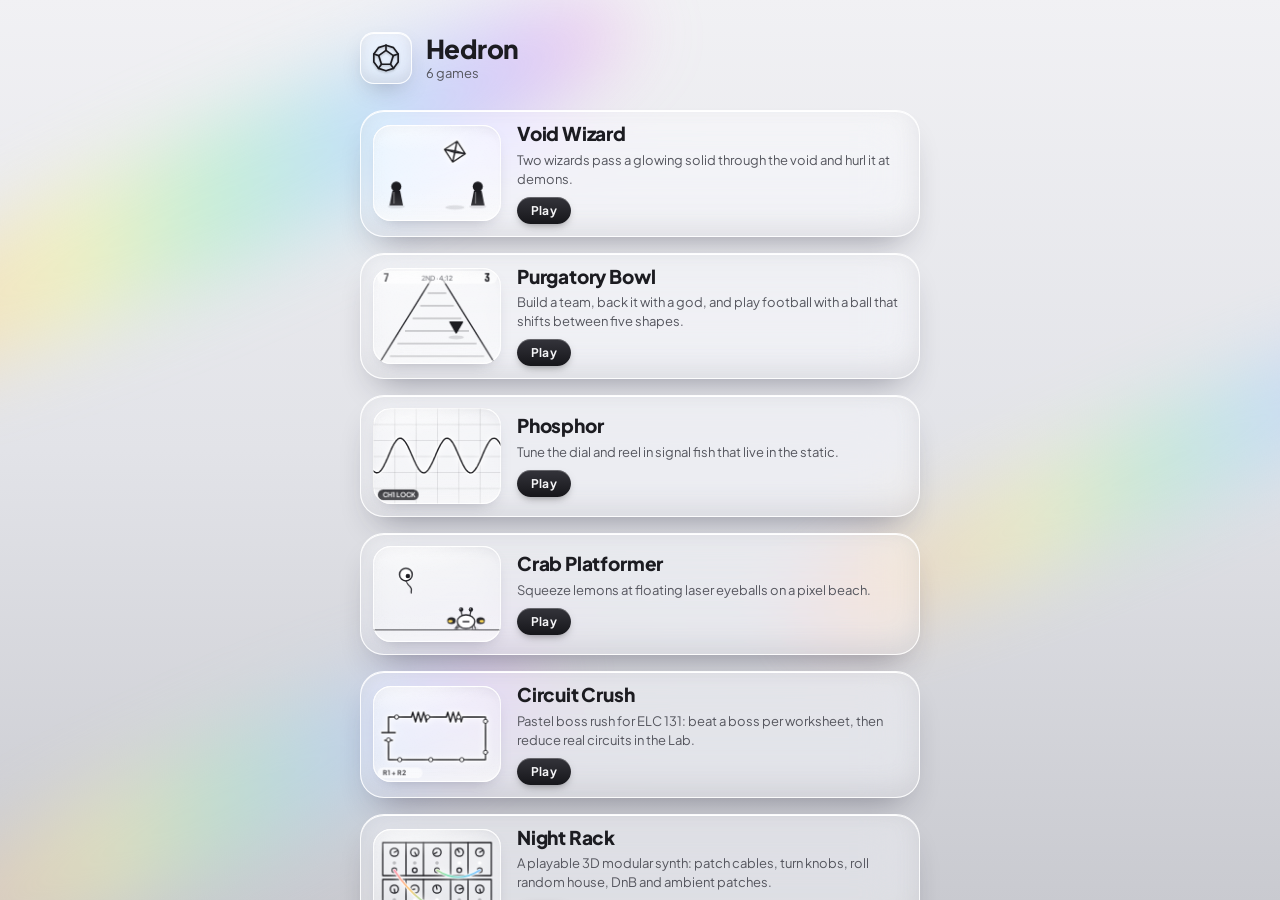
<file: index.html>
<!doctype html><html lang="en"><head><meta charset="utf-8">
<script>try{var r=sessionStorage.getItem('ha.return');if(r){sessionStorage.removeItem('ha.return');location.replace(r);}}catch(e){}</script>
<meta name="viewport" content="width=device-width,initial-scale=1,viewport-fit=cover">
<link rel="manifest" href="manifest.webmanifest">
<link rel="apple-touch-icon" href="apple-touch-icon.png">
<meta name="apple-mobile-web-app-capable" content="yes">
<meta name="mobile-web-app-capable" content="yes">
<meta name="apple-mobile-web-app-title" content="Hedron">
<meta name="apple-mobile-web-app-status-bar-style" content="black-translucent">
<meta name="theme-color" content="#e2e3e8">
<style>body{margin:0}</style>
</head><body>
<title>Hedron</title>
<meta name="claude:viewport-fit-sides" content="cover">
<link rel="preconnect" href="https://fonts.googleapis.com">
<link rel="preconnect" href="https://fonts.gstatic.com" crossorigin>
<link rel="stylesheet" href="https://fonts.googleapis.com/css2?family=Plus+Jakarta+Sans:wght@400;500;700;800&family=Silkscreen&family=Big+Shoulders+Display:wght@900&family=IBM+Plex+Mono:wght@600&display=swap">
<style>
/* Layout: silvery liquid-glass room with soft prismatic light; each game is a frosted glass tile holding a small dark attract-mode screen. */
:root{
  --silver-hi:#f1f1f4;
  --silver-lo:#c9cad0;
  --ink:#1c1c21;
  --ink-2:#55565e;
  --glass:rgba(255,255,255,.38);
  --rim:rgba(255,255,255,.85);
  --sans:'Plus Jakarta Sans',ui-sans-serif,-apple-system,'Segoe UI',sans-serif;
  color-scheme:light;
}
*{box-sizing:border-box}
html{min-height:100%;background:var(--silver-lo)}
/* the room's gradient lives on a fixed layer that overhangs every edge, so scrolling or bouncing never reveals a band */
.room{position:fixed;left:0;right:0;top:-40vh;bottom:-40vh;z-index:0;pointer-events:none;
  background:linear-gradient(180deg,var(--silver-hi) 22%,#e2e3e8 50%,var(--silver-lo) 78%)}
html,body{height:100%;overflow:hidden;overscroll-behavior:none}
body{background:transparent;color:var(--ink);font-family:var(--sans);-webkit-font-smoothing:antialiased}
/* the page itself never scrolls (iOS shifts a scrolling home-screen app under the status bar); this layer does */
.scroll{position:fixed;inset:0;z-index:1;overflow-y:auto;overflow-x:hidden;-webkit-overflow-scrolling:touch;overscroll-behavior:contain;
  padding-left:max(16px,env(safe-area-inset-left,0px));padding-right:max(16px,env(safe-area-inset-right,0px));
  padding-block:calc(env(safe-area-inset-top,0px) + 32px) calc(env(safe-area-inset-bottom,0px) + 48px)}
/* prismatic light streaks, as if the room were lit through a prism */
.prism{position:fixed;inset:0;pointer-events:none;overflow:hidden;z-index:0}
.prism i{position:absolute;display:block;border-radius:50%;filter:blur(38px);opacity:.55;
  background:linear-gradient(115deg,#ff9bb3,#ffd59a,#f6f6a0,#a6f0c6,#9fd8ff,#c4a8ff,#ff9bd8)}
.prism i:nth-child(1){width:70vw;height:16vh;left:-18vw;top:14vh;transform:rotate(-24deg)}
.prism i:nth-child(2){width:60vw;height:12vh;right:-20vw;top:46vh;transform:rotate(-24deg);opacity:.45}
.prism i:nth-child(3){width:55vw;height:14vh;left:-10vw;bottom:4vh;transform:rotate(-24deg);opacity:.4}
.wrap{position:relative;z-index:1;max-width:560px;margin:0 auto;display:flex;flex-direction:column;gap:26px}
header{display:flex;align-items:center;gap:14px}
.mark{width:52px;height:52px;flex:0 0 auto;border-radius:14px;display:grid;place-items:center;
  background:var(--glass);border:1px solid var(--rim);
  box-shadow:inset 0 1px 0 #fff,inset 0 -6px 14px rgba(120,120,140,.18),0 10px 24px -10px rgba(40,40,60,.35);
  -webkit-backdrop-filter:blur(20px) saturate(1.6);backdrop-filter:blur(20px) saturate(1.6)}
.mark svg{width:32px;height:32px;filter:drop-shadow(0 1px 1px rgba(0,0,0,.25))}
h1{margin:0;font-size:26px;font-weight:800;letter-spacing:-.02em;line-height:1.1;text-wrap:balance}
.sub{margin:2px 0 0;font-size:13px;color:var(--ink-2)}
.shelf{list-style:none;margin:0;padding:0;display:flex;flex-direction:column;gap:16px}
.tile{display:grid;grid-template-columns:128px minmax(0,1fr);gap:16px;align-items:center;padding:12px;
  border-radius:24px;text-decoration:none;color:inherit;
  background:var(--glass);border:1px solid var(--rim);
  box-shadow:inset 0 1px 0 #fff,inset 0 -10px 24px rgba(110,110,130,.14),0 18px 34px -18px rgba(30,30,50,.45);
  -webkit-backdrop-filter:blur(26px) saturate(1.7);backdrop-filter:blur(26px) saturate(1.7);
  transition:transform .18s ease,box-shadow .18s ease}
.tile:hover{transform:translateY(-2px);box-shadow:inset 0 1px 0 #fff,inset 0 -10px 24px rgba(110,110,130,.14),0 24px 40px -18px rgba(30,30,50,.5)}
.tile:active{transform:scale(.985)}
.tile:focus-visible{outline:3px solid #8fb6ff;outline-offset:3px}
/* liquid-glass lens: frosted, see-through, with a bright rim and a curved sheen laid over the drawing */
.glass{position:relative;display:block;width:128px;height:96px;max-width:100%;border-radius:18px;overflow:hidden;isolation:isolate;
  background:linear-gradient(160deg,rgba(255,255,255,.34),rgba(255,255,255,.08) 55%,rgba(255,255,255,.18));
  -webkit-backdrop-filter:blur(14px) saturate(1.8) brightness(1.05);backdrop-filter:blur(14px) saturate(1.8) brightness(1.05);
  box-shadow:inset 0 1px 1px rgba(255,255,255,.95),inset 0 -1px 1px rgba(255,255,255,.5),inset 0 0 0 1px rgba(255,255,255,.45),
    inset 0 -10px 18px -8px rgba(255,255,255,.55),inset 0 8px 14px -10px rgba(40,40,60,.18),0 8px 18px -10px rgba(30,30,50,.35)}
.glass::after{content:"";position:absolute;inset:0;border-radius:inherit;pointer-events:none;
  background:radial-gradient(120% 70% at 30% -10%,rgba(255,255,255,.75),rgba(255,255,255,0) 55%),
             linear-gradient(0deg,rgba(255,255,255,.28),rgba(255,255,255,0) 30%);
  box-shadow:inset 0 0 0 1px rgba(255,255,255,.6)}
.screen{position:relative;display:block;width:100%;height:100%;background:transparent}
.meta{display:flex;flex-direction:column;gap:6px;min-width:0}
.name{margin:0;font-size:19px;font-weight:800;letter-spacing:-.01em;line-height:1.15;overflow-wrap:anywhere}
.tag{margin:0;font-size:13px;line-height:1.45;color:var(--ink-2)}
.play{align-self:flex-start;margin-top:2px;padding:6px 14px;border-radius:999px;font-size:12px;font-weight:700;letter-spacing:.02em;
  color:#f4f4f6;background:linear-gradient(180deg,#34343b,#16161a);box-shadow:inset 0 1px 0 rgba(255,255,255,.25),0 4px 10px -4px rgba(0,0,0,.5)}
footer{font-size:12px;line-height:1.6;color:var(--ink-2);text-align:center}
footer b{color:var(--ink);font-weight:700}
@media (max-width:380px){.tile{grid-template-columns:100px minmax(0,1fr);gap:12px}.glass{width:100px;height:75px}}
@media (prefers-reduced-motion:reduce){.tile{transition:none}}
</style>

<div class="room" aria-hidden="true"></div>
<div class="prism" aria-hidden="true"><i></i><i></i><i></i></div>

<div class="scroll">
<div class="wrap">
  <header>
    <div class="mark" aria-hidden="true">
      <svg viewBox="-1.25 -1.25 2.5 2.5"><g id="dodeca" fill="none" stroke="#1c1c21" stroke-width=".13" stroke-linejoin="round" stroke-linecap="round"></g></svg>
    </div>
    <div>
      <h1>Hedron</h1>
      <p class="sub">6 games</p>
    </div>
  </header>

  <ul class="shelf">
    <li><a class="tile" href="./void-wizard/?v=1793574585">
      <span class="glass"><canvas class="screen" data-scene="wiz" aria-hidden="true"></canvas></span>
      <div class="meta"><p class="name">Void Wizard</p><p class="tag">Two wizards pass a glowing solid through the void and hurl it at demons.</p><span class="play">Play</span></div>
    </a></li>
    <li><a class="tile" href="./purgatory-bowl/?v=1793574585">
      <span class="glass"><canvas class="screen" data-scene="bowl" aria-hidden="true"></canvas></span>
      <div class="meta"><p class="name">Purgatory Bowl</p><p class="tag">Build a team, back it with a god, and play football with a ball that shifts between five shapes.</p><span class="play">Play</span></div>
    </a></li>
    <li><a class="tile" href="./phosphor/?v=1793574585">
      <span class="glass"><canvas class="screen" data-scene="phos" aria-hidden="true"></canvas></span>
      <div class="meta"><p class="name">Phosphor</p><p class="tag">Tune the dial and reel in signal fish that live in the static.</p><span class="play">Play</span></div>
    </a></li>
    <li><a class="tile" href="./crab-platformer/?v=1793574585">
      <span class="glass"><canvas class="screen" data-scene="crab" aria-hidden="true"></canvas></span>
      <div class="meta"><p class="name">Crab Platformer</p><p class="tag">Squeeze lemons at floating laser eyeballs on a pixel beach.</p><span class="play">Play</span></div>
    </a></li>
    <li><a class="tile" href="./circuit-crush/?v=1793745844">
      <span class="glass"><canvas class="screen" data-scene="circ" aria-hidden="true"></canvas></span>
      <div class="meta"><p class="name">Circuit Crush</p><p class="tag">Pastel boss rush for ELC 131: beat a boss per worksheet, then reduce real circuits in the Lab.</p><span class="play">Play</span></div>
    </a></li>
    <li><a class="tile" href="./night-rack/?v=1795560304">
      <span class="glass"><canvas class="screen" data-scene="rack" aria-hidden="true"></canvas></span>
      <div class="meta"><p class="name">Night Rack</p><p class="tag">A playable 3D modular synth: patch cables, turn knobs, roll random house, DnB and ambient patches.</p><span class="play">Play</span></div>
    </a></li>
  </ul>

  <footer>Swipe in from the left edge of a game to come back here. To add or update a game, ask Claude to <b>update the Hedron site</b>.</footer>
</div>
</div>

<script>
(()=>{
// ---- header mark: face-on dodecahedron, front faces only
(function(){
  const g=document.getElementById('dodeca'),ns='http://www.w3.org/2000/svg';
  const P=[],o=-Math.PI/2;
  for(let i=0;i<5;i++){const a=o+i*2*Math.PI/5;P.push([Math.cos(a)*.6,Math.sin(a)*.6]);}      // front pentagon
  for(let i=0;i<5;i++){const a=o+i*2*Math.PI/5;P.push([Math.cos(a),Math.sin(a)]);}      // spokes ends
  for(let i=0;i<5;i++){const a=o+(i+.5)*2*Math.PI/5;P.push([Math.cos(a)*1.0,Math.sin(a)*1.0]);} // outer between
  const outer=[];for(let i=0;i<5;i++){outer.push(P[5+i],P[10+i]);}
  const add=(pts,closed)=>{const e=document.createElementNS(ns,closed?'polygon':'polyline');e.setAttribute('points',pts.map(p=>p.join(',')).join(' '));g.appendChild(e);};
  add(P.slice(0,5),true);add(outer,true);
  for(let i=0;i<5;i++)add([P[i],P[5+i]],false);
})();

// ---- attract-mode previews
const reduce=matchMedia('(prefers-reduced-motion: reduce)').matches;
const scenes=[...document.querySelectorAll('canvas[data-scene]')].map(cv=>{
  const dpr=Math.min(devicePixelRatio||1,2);cv.width=132*dpr;cv.height=99*dpr;
  const c=cv.getContext('2d');c.scale(dpr,dpr);return {c,k:cv.dataset.scene};
});
// ---- glass-style screens: silvery pearl ground, charcoal line art, prismatic light
const INK='#1c1c21';
function ground(c,t){
  c.clearRect(0,0,132,99);
  c.fillStyle='rgba(255,255,255,.06)';c.fillRect(0,0,132,99);
}
function prismStroke(c,x0,y0,x1,y1){
  const g=c.createLinearGradient(x0,y0,x1,y1);
  g.addColorStop(0,'#ff8fb0');g.addColorStop(.25,'#ffcf7d');g.addColorStop(.5,'#7fe3b0');g.addColorStop(.75,'#7cc6ff');g.addColorStop(1,'#b48cff');
  return g;
}
function glow(c,on){c.shadowColor=on?'rgba(255,255,255,.95)':'transparent';c.shadowBlur=on?6:0;}
const OV=[[1,0,0],[-1,0,0],[0,1,0],[0,-1,0],[0,0,1],[0,0,-1]];
const OE=[[0,2],[0,3],[0,4],[0,5],[1,2],[1,3],[1,4],[1,5],[2,4],[4,3],[3,5],[5,2]];
function wiz(c,t){
  ground(c,t);
  const x=66+Math.sin(t*1.4)*34,y=42-Math.abs(Math.sin(t*2.8))*16,a=t*1.6,b=t*.9;
  const P=OV.map(([px,py,pz])=>{const X=px*Math.cos(a)-pz*Math.sin(a),Z=px*Math.sin(a)+pz*Math.cos(a),Y=py*Math.cos(b)-Z*Math.sin(b);return [x+X*11,y+Y*11];});
  // soft shadow on the floor
  c.fillStyle='rgba(28,28,33,.14)';c.beginPath();c.ellipse(x,85,10,2.2,0,0,7);c.fill();
  c.lineJoin='round';c.lineCap='round';
  glow(c,true);c.strokeStyle='rgba(255,255,255,.9)';c.lineWidth=3.2;c.beginPath();
  for(const [i,j] of OE){c.moveTo(P[i][0],P[i][1]);c.lineTo(P[j][0],P[j][1]);}c.stroke();
  glow(c,false);c.strokeStyle=INK;c.lineWidth=1.3;c.stroke();
  const wizard=wx=>{
    c.fillStyle='rgba(28,28,33,.12)';c.beginPath();c.ellipse(wx,84,9,2,0,0,7);c.fill();
    c.fillStyle=INK;c.beginPath();c.moveTo(wx-7,83);c.lineTo(wx+7,83);c.lineTo(wx+4,68);c.lineTo(wx-4,68);c.closePath();c.fill();
    c.beginPath();c.arc(wx,63.5,5.2,0,7);c.fill();
    c.fillStyle='rgba(255,255,255,.35)';c.fillRect(wx-3,69,1.2,12);
  };
  wizard(24);wizard(108);
}
const SHAPES=[8,3,4],SC=['#5DB2FF','#FF5C5C','#F0D45C'];
function bowl(c,t){
  ground(c,t);
  c.strokeStyle='rgba(28,28,33,.38)';c.lineWidth=1;
  const off=(t*18)%13;
  for(let i=-1;i<12;i++){const yy=33+i*13-off;if(yy<16||yy>99)continue;c.beginPath();c.moveTo(66-(yy-10)*.6,yy);c.lineTo(66+(yy-10)*.6,yy);c.stroke();}
  c.strokeStyle=INK;c.lineWidth=1.4;c.beginPath();c.moveTo(60,12);c.lineTo(6,99);c.moveTo(72,12);c.lineTo(126,99);c.stroke();
  const k=Math.floor(t/1.4)%3,n=SHAPES[k];
  const bx=66+Math.sin(t*1.1)*22,by=58+Math.cos(t*.8)*14,r=8+Math.sin(t*2);
  c.fillStyle='rgba(28,28,33,.14)';c.beginPath();c.ellipse(bx,by+12,8,2,0,0,7);c.fill();
  c.beginPath();for(let i=0;i<n;i++){const an=t*2+i*Math.PI*2/n;c[i?'lineTo':'moveTo'](bx+Math.cos(an)*r,by+Math.sin(an)*r);}c.closePath();
  c.fillStyle=INK;c.fill();
  c.lineJoin='round';c.strokeStyle=INK;c.lineWidth=1.4;c.stroke();
  // scoreboard chip
  c.fillStyle='rgba(255,255,255,.6)';c.beginPath();c.roundRect?c.roundRect(4,3,124,13,6):c.rect(4,3,124,13);c.fill();
  c.fillStyle=INK;c.font='900 11px "Big Shoulders Display",Impact,sans-serif';c.fillText('7',11,13.5);c.textAlign='right';c.fillText('3',121,13.5);
  c.textAlign='center';c.font='600 7px "Plus Jakarta Sans",sans-serif';c.fillStyle='#55565e';c.fillText('2ND · 4:12',66,12.5);c.textAlign='left';
}
function phos(c,t){
  ground(c,t);
  c.strokeStyle='rgba(28,28,33,.10)';c.lineWidth=1;
  for(let gx=0;gx<=132;gx+=22){c.beginPath();c.moveTo(gx+.5,0);c.lineTo(gx+.5,99);c.stroke();}
  for(let gy=0;gy<=99;gy+=16.5){c.beginPath();c.moveTo(0,gy+.5);c.lineTo(132,gy+.5);c.stroke();}
  const lock=.5+.5*Math.sin(t*.7);
  c.beginPath();
  for(let x=0;x<=132;x++){const nz=(1-lock)*(Math.sin(x*1.7+t*31)*Math.sin(x*.9-t*17))*7;const y=49+Math.sin(x*.13+t*4)*18*(.6+.4*lock)+nz;x?c.lineTo(x,y):c.moveTo(x,y);}
  c.lineJoin='round';c.lineCap='round';
  glow(c,true);c.strokeStyle='rgba(255,255,255,.9)';c.lineWidth=4;c.stroke();
  glow(c,false);c.strokeStyle=INK;c.lineWidth=1.4;c.stroke();
  const on=lock>.85;
  c.fillStyle=on?INK:'rgba(255,255,255,.6)';c.beginPath();c.roundRect?c.roundRect(5,84,42,11,5.5):c.rect(5,84,42,11);c.fill();
  c.fillStyle=on?'#f4f4f6':INK;c.font='700 7px "Plus Jakarta Sans",sans-serif';c.fillText('CH1 '+(on?'LOCK':'TUNE'),10,91.8);
}
function crab(c,t){
  ground(c,t);
  // sand line
  c.strokeStyle=INK;c.lineWidth=1.2;c.beginPath();c.moveTo(0,86.5);c.lineTo(132,86.5);c.stroke();
  // the crab scuttles side to side, hopping now and then
  const x=66+Math.sin(t*.9)*30,hop=Math.max(0,Math.sin(t*2.2))**6*12,y=78-hop,face=Math.cos(t*.9)>0?1:-1;
  c.fillStyle='rgba(28,28,33,.14)';c.beginPath();c.ellipse(x,85,13,2.2,0,0,7);c.fill();
  c.lineJoin='round';c.lineCap='round';
  // legs
  c.strokeStyle=INK;c.lineWidth=1.3;c.beginPath();
  for(const s of [-1,1])for(const k of [0,1]){const lx=x+s*(5+k*3),sw=Math.sin(t*12+k+s)*1.5;c.moveTo(lx,y+3);c.lineTo(lx+s*(3+sw),y+7);}
  c.stroke();
  // eye stalks + eyes
  for(const s of [-1,1]){c.beginPath();c.moveTo(x+s*4,y-6);c.lineTo(x+s*5,y-11);c.stroke();
    c.fillStyle=INK;c.beginPath();c.arc(x+s*5,y-12.5,2.2,0,7);c.fill();c.fillStyle='#fff';c.fillRect(x+s*5-1.2,y-13.6,1,1);}
  // body
  glow(c,true);c.fillStyle='rgba(255,255,255,.9)';c.beginPath();c.ellipse(x,y,9,7,0,0,7);c.fill();
  glow(c,false);c.strokeStyle=INK;c.lineWidth=1.4;c.stroke();
  c.beginPath();c.moveTo(x-3,y);c.lineTo(x+3,y);c.stroke();
  // claws, each squeezing a lemon
  const sq=(t*1.6)%2<.25;
  for(const s of [-1,1]){const cx=x+s*15,cy=y-1;
    c.fillStyle=INK;c.beginPath();c.ellipse(cx,cy,4.4,sq&&s===face?2.6:3.6,0,0,7);c.fill();
    c.fillStyle='#ffd84a';c.beginPath();c.ellipse(cx+s*1.2,cy+.6,2.4,1.3,0,0,7);c.fill();}
  // lemon juice spritzing out
  if((t*1.6)%2<.9){const k=((t*1.6)%2)/.9;
    for(let i=0;i<6;i++){const d=8+k*34+i*3,jx=x+face*(19+d),jy=y-2-d*.25+d*d*.006+(i%3-1)*2;
      c.fillStyle=i%2?'#ffd84a':'#fff6b0';c.beginPath();c.arc(jx,jy,1.2,0,7);c.fill();}}
  // a floating eyeball with its tail
  const ex=66-Math.sin(t*.6)*36,ey=26+Math.sin(t*1.3)*5;
  c.strokeStyle=INK;c.lineWidth=1.2;c.beginPath();
  for(let i=0;i<=10;i++){const px=ex+Math.sin(t*.6)*i*.8+Math.sin(t*3-i*.7)*1.6*(i/10),py=ey+6+i*1.3;i?c.lineTo(px,py):c.moveTo(px,py);}c.stroke();
  glow(c,true);c.fillStyle='rgba(255,255,255,.95)';c.beginPath();c.arc(ex,ey,6.5,0,7);c.fill();
  glow(c,false);c.strokeStyle=INK;c.lineWidth=1.4;c.stroke();
  const dx=x-ex,dy=y-ey,dl=Math.hypot(dx,dy)||1;
  c.fillStyle=INK;c.beginPath();c.arc(ex+dx/dl*2.6,ey+dy/dl*2.6,2.3,0,7);c.fill();
}
function circ(c,t){
  ground(c,t);
  const L=16,R=116,T=32,B=76,ph=(t%7)/7,merged=ph>.5,k=merged?(ph-.5)/.5:0;
  const zig=(xa,xb,y,a)=>{const l=(xb-xa)*.2,n=6,w=(xb-xa-2*l)/n;c.moveTo(xa,y);c.lineTo(xa+l,y);for(let i=0;i<n;i++)c.lineTo(xa+l+w*(i+.5),y+(i%2?a:-a));c.lineTo(xb-l,y);c.lineTo(xb,y);};
  const wire=()=>{c.beginPath();c.moveTo(L,T);c.lineTo(34,T);
    if(!merged){zig(34,62,T,5);c.moveTo(62,T);c.lineTo(70,T);zig(70,98,T,5);c.moveTo(98,T);}else{zig(34,98,T,7);c.moveTo(98,T);}
    c.lineTo(R,T);c.lineTo(R,B);c.lineTo(L,B);c.lineTo(L,56);c.moveTo(L,48);c.lineTo(L,T);
    c.moveTo(L-7,48);c.lineTo(L+7,48);c.moveTo(L-4,56);c.lineTo(L+4,56);};
  c.lineJoin='round';c.lineCap='round';
  glow(c,true);c.strokeStyle='rgba(255,255,255,.9)';c.lineWidth=3.6;wire();c.stroke();
  glow(c,false);c.strokeStyle=INK;c.lineWidth=1.4;wire();c.stroke();
  if(merged&&k<.5){c.strokeStyle=prismStroke(c,34,T,98,T);c.lineWidth=2.6;c.beginPath();zig(34,98,T,7);c.stroke();}
  if(merged&&k<.25){const r=k/.25;c.strokeStyle='rgba(28,28,33,'+(1-r)+')';c.lineWidth=1.2;c.beginPath();c.arc(66,T,6+r*22,0,7);c.stroke();}
  const per=288,pos=d=>{d=((d%per)+per)%per;if(d<100)return[L+d,T];d-=100;if(d<44)return[R,T+d];d-=44;if(d<100)return[R-d,B];d-=100;return[L,B-d];};
  for(let i=0;i<9;i++){const[px,py]=pos(t*22+i*per/9);glow(c,true);c.fillStyle='rgba(255,255,255,.95)';c.beginPath();c.arc(px,py,2.2,0,7);c.fill();glow(c,false);c.strokeStyle=INK;c.lineWidth=.9;c.stroke();}
  c.fillStyle='rgba(255,255,255,.6)';c.beginPath();c.roundRect?c.roundRect(5,84,46,11,5.5):c.rect(5,84,46,11);c.fill();
  c.fillStyle=INK;c.font='700 7px "Plus Jakarta Sans",sans-serif';c.fillText(merged?'R12 = 3k':'R1 + R2',10,91.8);
}
function rack(c,t){
  ground(c,t);
  // a small case: two rows of modules with knobs, blinking LEDs and two swinging cables
  c.lineJoin='round';c.lineCap='round';
  for(let r=0;r<2;r++){const y=14+r*38;
    c.strokeStyle=INK;c.lineWidth=1.3;c.strokeRect(10,y,112,34);
    const xs=[10,34,52,80,98,122];for(let k=1;k<xs.length-1;k++){c.beginPath();c.moveTo(xs[k],y);c.lineTo(xs[k],y+34);c.stroke();}
    for(let k=0;k<xs.length-1;k++){const cx=(xs[k]+xs[k+1])/2;
      c.beginPath();c.arc(cx,y+10,4.2,0,7);c.stroke();const a=t*(0.6+k*0.3+r)+k;c.beginPath();c.moveTo(cx,y+10);c.lineTo(cx+Math.sin(a)*3.4,y+10-Math.cos(a)*3.4);c.stroke();
      const on=Math.sin(t*(3+k*1.7+r*2.3)+k*2)>0.3;glow(c,on);c.fillStyle=on?'rgba(255,255,255,.95)':'rgba(28,28,33,.25)';c.beginPath();c.arc(cx,y+21,1.8,0,7);c.fill();glow(c,false);
      c.beginPath();c.arc(cx,y+28.5,2.4,0,7);c.stroke();}
  }
  const cable=(x0,y0,x1,y1,sag)=>{const mx=(x0+x1)/2,my=Math.max(y0,y1)+sag;c.beginPath();c.moveTo(x0,y0);c.quadraticCurveTo(mx,my,x1,y1);};
  const s1=10+Math.sin(t*1.3)*3,s2=14+Math.sin(t*1.1+1)*3;
  glow(c,true);c.strokeStyle='rgba(255,255,255,.9)';c.lineWidth=3.4;cable(22,42.5,89,80.5,s1);c.stroke();cable(66,42.5,110,42.5,s2);c.stroke();glow(c,false);
  c.strokeStyle=prismStroke(c,22,40,110,90);c.lineWidth=1.8;cable(22,42.5,89,80.5,s1);c.stroke();cable(66,42.5,110,42.5,s2);c.stroke();
}
const draw={wiz,bowl,phos,crab,circ,rack};
let vis=!document.hidden;document.addEventListener('visibilitychange',()=>vis=!document.hidden);
function frame(ms){if(vis)for(const s of scenes)draw[s.k](s.c,ms/1000);if(!reduce)requestAnimationFrame(frame);}
if(document.fonts&&document.fonts.ready)document.fonts.ready.then(()=>frame(2400));
reduce?frame(2400):requestAnimationFrame(frame);
})();
</script>
<script>(function(){var BUILD="1795760253";
function check(){fetch('version.json?t='+Date.now(),{cache:'no-store'}).then(function(r){return r.json()}).then(function(j){
  if(j.v&&j.v!==BUILD)location.replace('./?v='+j.v);}).catch(function(){});}
check();document.addEventListener('visibilitychange',function(){if(!document.hidden)check();});
})();</script>
<script>if('serviceWorker' in navigator)addEventListener('load',function(){navigator.serviceWorker.register('sw.js').catch(function(){});});</script>
</body></html>
</file>
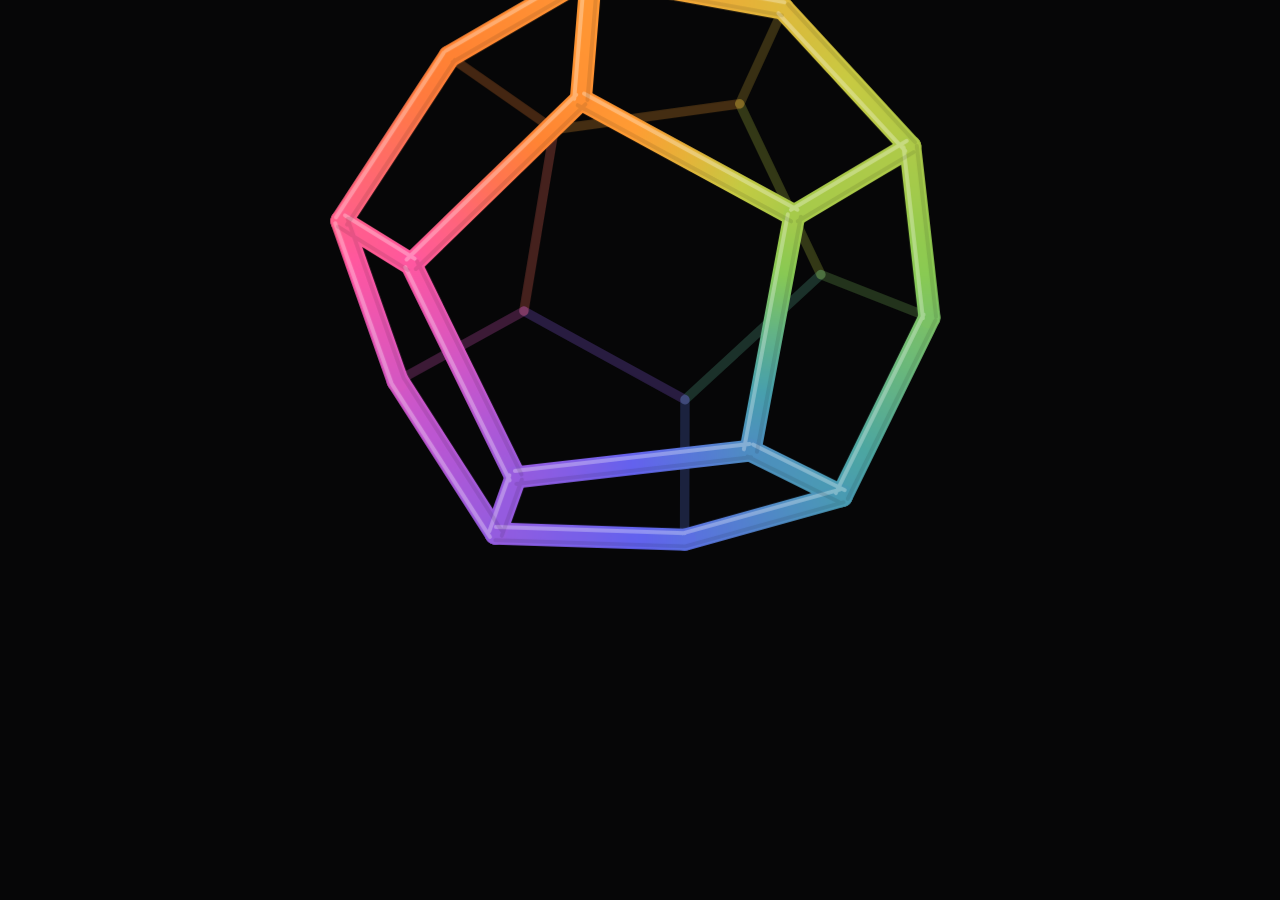
<file: app/index.html>
<!doctype html>
<html lang="en" class="dots">
<head>
<meta charset="utf-8">
<meta name="viewport" content="width=device-width,initial-scale=1,viewport-fit=cover,user-scalable=no">
<meta name="apple-mobile-web-app-capable" content="yes">
<meta name="mobile-web-app-capable" content="yes">
<meta name="apple-mobile-web-app-status-bar-style" content="black-translucent">
<meta name="theme-color" content="#060607">
<title>Hedron</title>
<meta name="apple-mobile-web-app-title" content="Hedron">
<link rel="manifest" href="manifest.webmanifest">
<link rel="apple-touch-icon" href="../apple-touch-icon.png">
<link rel="preconnect" href="https://fonts.googleapis.com">
<link rel="preconnect" href="https://fonts.gstatic.com" crossorigin>
<link rel="stylesheet" href="https://fonts.googleapis.com/css2?family=Saira:wght@400;600;700&display=swap">
<link rel="stylesheet" href="app.css">
</head>
<body>
<div id="app"></div>
<script type="module" src="js/main.js"></script>
<script>if('serviceWorker' in navigator)addEventListener('load',function(){navigator.serviceWorker.register('../sw.js',{scope:'../'}).catch(function(){});});</script>
</body>
</html>
</file>
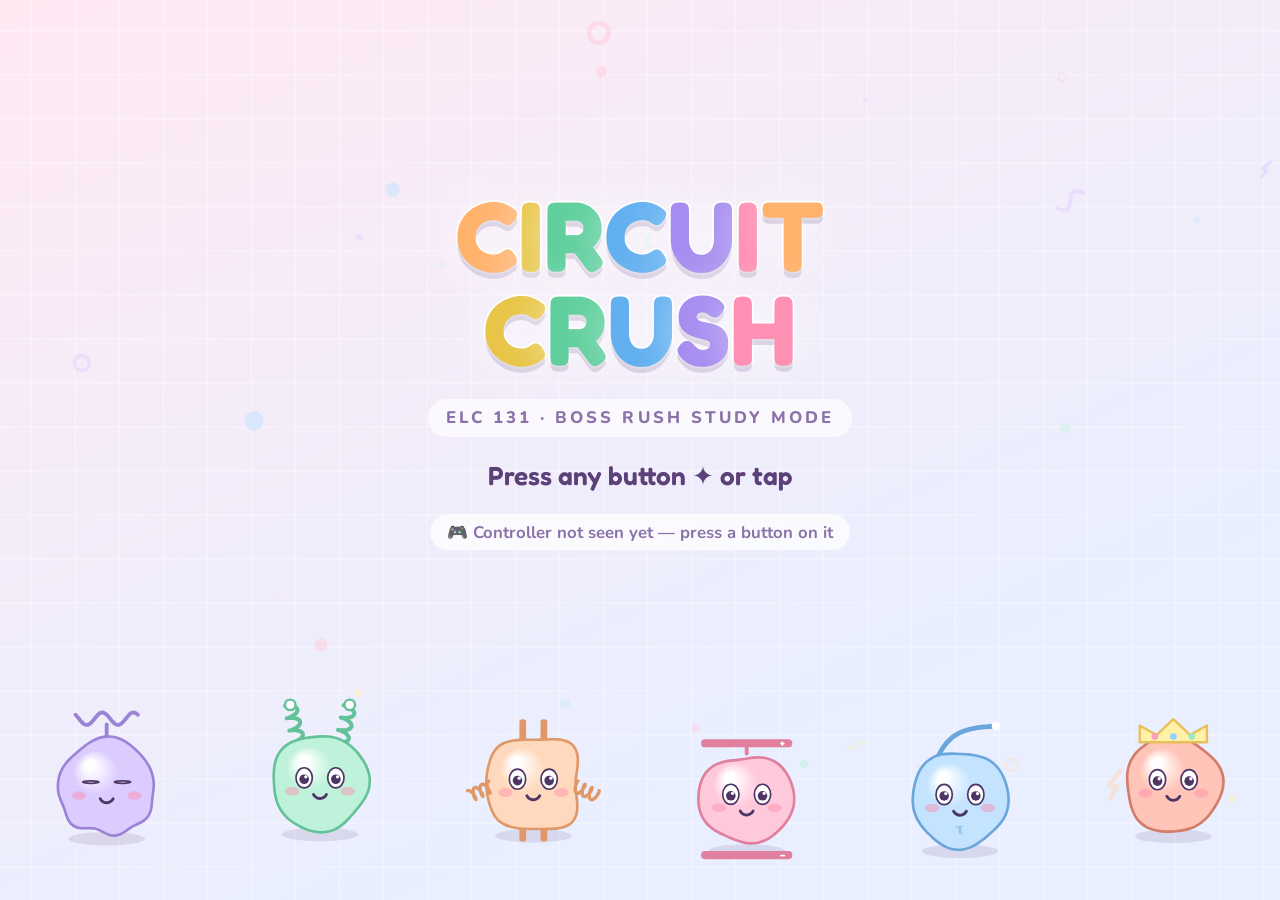
<file: circuit-crush/index.html>
<!DOCTYPE html>
<html lang="en">
<head>
<meta charset="utf-8">
<meta name="viewport" content="width=device-width,initial-scale=1,maximum-scale=1,user-scalable=no,viewport-fit=cover">
<link rel="manifest" href="../manifest.webmanifest">
<link rel="apple-touch-icon" href="../apple-touch-icon.png">
<meta name="apple-mobile-web-app-capable" content="yes">
<meta name="mobile-web-app-capable" content="yes">
<meta name="apple-mobile-web-app-title" content="Arcade">
<meta name="apple-mobile-web-app-status-bar-style" content="black-translucent">
<meta name="theme-color" content="#fbeef6">
<script>(function(){var x0=null,y0=0;
addEventListener('touchstart',function(e){var t=e.touches[0];x0=(e.touches.length===1&&t.clientX<18)?t.clientX:null;y0=t.clientY;},{passive:true,capture:true});
addEventListener('touchend',function(e){if(x0===null)return;var t=e.changedTouches[0];if(t.clientX-x0>90&&Math.abs(t.clientY-y0)<80)location.href='../';x0=null;},{passive:true,capture:true});
})();</script>
<script>if('serviceWorker' in navigator)addEventListener('load',function(){navigator.serviceWorker.register('../sw.js').catch(function(){});});</script>
<title>Circuit Crush · ELC 131 Boss Rush</title>
<link rel="preconnect" href="https://fonts.googleapis.com">
<link href="https://fonts.googleapis.com/css2?family=Fredoka:wght@500;600;700&family=Nunito:wght@600;700;800;900&display=swap" rel="stylesheet">
<style>
:root{--ink:#5c4078;--ink2:#8b72a8;--cream:#fffaf5;--lemon:#fff1a8;--sky:#bfe2ff;--pink:#ffc9dc;--mint:#bff2da;--lav:#dccbff;--peach:#ffd9bd;--coral:#ff9fb0;--good:#8fe3bf}
*{box-sizing:border-box;-webkit-tap-highlight-color:transparent;user-select:none;-webkit-user-select:none}
html,body{margin:0;height:100%;overflow:hidden;background:#fbeef6;font-family:Nunito,system-ui,sans-serif;color:var(--ink);touch-action:none;overscroll-behavior:none}
body{font-size:clamp(12.5px,1.55vmin + 7px,21px)}
button{font:inherit;color:inherit;border:0;background:none;cursor:pointer}
#shake{position:fixed;inset:0;will-change:transform}
canvas{position:absolute;inset:0;width:100%;height:100%;display:block}
#fx{pointer-events:none;z-index:6}
#ui{position:absolute;inset:0;z-index:2;padding:env(safe-area-inset-top) env(safe-area-inset-right) env(safe-area-inset-bottom) env(safe-area-inset-left)}
.screen{position:absolute;inset:0;display:none;padding:inherit}
.screen.on{display:flex}
.fred{font-family:Fredoka,Nunito,sans-serif}

/* ---------- title ---------- */
#title{flex-direction:column;align-items:center;justify-content:center;gap:1.1em;text-align:center;padding-bottom:18vh}
.logo{font-family:Fredoka,Nunito,ui-rounded,system-ui,sans-serif;font-weight:700;font-size:clamp(40px,11vmin,110px);line-height:.95;letter-spacing:.01em}
.logo span{display:inline-block;animation:bob 1.6s ease-in-out infinite;text-shadow:0 .06em 0 rgba(92,64,120,.18),0 0 .5em rgba(255,255,255,.9);-webkit-text-stroke:.035em #fff;paint-order:stroke fill}
.logo .sp{width:.3em}
@keyframes bob{0%,100%{transform:translateY(0) rotate(-2deg)}50%{transform:translateY(-.12em) rotate(2deg)}}
.sub{font-weight:800;letter-spacing:.18em;text-transform:uppercase;font-size:.8em;color:var(--ink2);background:rgba(255,255,255,.7);padding:.45em 1.1em;border-radius:99px}
.press{font-family:Fredoka,Nunito,ui-rounded,system-ui,sans-serif;font-weight:600;font-size:1.25em;animation:pulse 1.2s ease-in-out infinite}
@keyframes pulse{0%,100%{opacity:1;transform:scale(1)}50%{opacity:.55;transform:scale(.96)}}
.padStatus{font-size:.8em;font-weight:700;background:rgba(255,255,255,.75);border-radius:99px;padding:.4em 1em;color:var(--ink2)}
.padStatus.ok{background:var(--mint);color:var(--ink)}

/* ---------- map ---------- */
#map{flex-direction:column;justify-content:space-between;padding:calc(10px + env(safe-area-inset-top)) calc(14px + env(safe-area-inset-right)) calc(10px + env(safe-area-inset-bottom)) calc(14px + env(safe-area-inset-left))}
.mapTop{display:flex;justify-content:space-between;align-items:center;gap:10px;pointer-events:none}
.mapTop h2{margin:0;font-family:Fredoka,Nunito,ui-rounded,system-ui,sans-serif;font-weight:700;font-size:1.45em;background:rgba(255,255,255,.75);padding:.2em .8em;border-radius:99px}
.pill{background:rgba(255,255,255,.8);border-radius:99px;padding:.35em .9em;font-weight:800;font-size:.85em}
.mapInfo{align-self:center;background:rgba(255,255,255,.85);border-radius:22px;padding:.6em 1.2em;display:flex;align-items:center;gap:1em;box-shadow:0 6px 0 rgba(92,64,120,.08),0 10px 30px rgba(92,64,120,.12);max-width:96vw}
.mapInfo .mi-name{font-family:Fredoka,Nunito,ui-rounded,system-ui,sans-serif;font-weight:700;font-size:1.3em;line-height:1.1}
.mapInfo .mi-sub{font-size:.82em;font-weight:700;color:var(--ink2)}
.mapInfo .go{font-family:Fredoka,Nunito,ui-rounded,system-ui,sans-serif;font-weight:700;background:var(--mint);border-radius:14px;padding:.45em .9em;box-shadow:0 4px 0 #8fd4b4;display:flex;align-items:center;gap:.4em;white-space:nowrap;animation:pulse 1.4s infinite}
.grade{font-family:Fredoka,Nunito,ui-rounded,system-ui,sans-serif;font-weight:700;display:inline-grid;place-items:center;width:1.8em;height:1.8em;border-radius:50%;background:#fff;box-shadow:inset 0 0 0 2px currentColor}

/* ---------- battle ---------- */
#battle{flex-direction:column;padding:calc(6px + env(safe-area-inset-top)) calc(10px + env(safe-area-inset-right)) calc(4px + env(safe-area-inset-bottom)) calc(10px + env(safe-area-inset-left))}
#hud{display:flex;align-items:center;gap:8px;height:2.6em;flex:0 0 auto}
.ib{width:2.2em;height:2.2em;border-radius:12px;background:rgba(255,255,255,.8);display:grid;place-items:center;font-weight:900;box-shadow:0 3px 0 rgba(92,64,120,.12);font-size:.95em;flex:0 0 auto}
.ib:active{transform:translateY(2px);box-shadow:none}
.ib.off{opacity:.35}
.bossbar{flex:1;min-width:0}
.bname{font-family:Fredoka,Nunito,ui-rounded,system-ui,sans-serif;font-weight:700;font-size:.85em;line-height:1;margin-bottom:3px;white-space:nowrap;overflow:hidden;text-overflow:ellipsis}
.bname small{font-family:Nunito,system-ui,sans-serif;font-weight:800;color:var(--ink2);margin-left:.4em}
.hp{position:relative;height:.8em;border-radius:99px;background:rgba(255,255,255,.75);overflow:hidden;box-shadow:inset 0 0 0 2px rgba(255,255,255,.9)}
.hp div{position:absolute;left:0;top:0;bottom:0;border-radius:99px}
.hpLag{background:#fff;transition:width .6s .25s cubic-bezier(.3,.8,.3,1)}
.hpFill{background:linear-gradient(90deg,#ff9fc0,#ffc3a0,#ffe39a);transition:width .12s}
.combo{font-family:Fredoka,Nunito,ui-rounded,system-ui,sans-serif;font-weight:700;min-width:3.3em;text-align:center;background:rgba(255,255,255,.8);border-radius:12px;padding:.2em .5em;line-height:1.05;font-size:.95em}
.combo small{display:block;font-size:.55em;letter-spacing:.12em;color:var(--ink2)}
.combo.pop{animation:cpop .35s}
@keyframes cpop{0%{transform:scale(1.5) rotate(-8deg)}100%{transform:scale(1)}}
body.fever .combo{background:linear-gradient(90deg,#ffc9dc,#fff1a8,#bff2da,#bfe2ff,#dccbff,#ffc9dc);background-size:300% 100%;animation:rb 1.2s linear infinite}
@keyframes rb{to{background-position:300% 0}}
.score{font-family:Fredoka,Nunito,ui-rounded,system-ui,sans-serif;font-weight:700;min-width:3.8em;text-align:right;font-size:1.05em}

#main{flex:1;display:grid;grid-template-columns:40% 1fr;gap:10px;min-height:0;padding-top:4px}
#left{display:flex;flex-direction:column;min-height:0;gap:6px}
#bossSlot{flex:1 1 30%;min-height:70px;position:relative}
#figCard{flex:0 1 auto;min-height:0;max-height:66%;background:rgba(255,253,249,.88);border-radius:18px;padding:6px;display:flex;align-items:center;justify-content:center;position:relative;box-shadow:0 5px 0 rgba(92,64,120,.08);cursor:zoom-in}
#figCard.none{display:none}
#figCard img{max-width:100%;max-height:100%;object-fit:contain;display:block;min-height:0}
.zoomTag{position:absolute;right:6px;bottom:4px;font-size:.62em;font-weight:900;background:var(--lav);border-radius:99px;padding:.15em .55em;opacity:.9}
#right{display:flex;flex-direction:column;min-height:0;gap:6px;position:relative}
#qCard{flex:0 0 auto;background:rgba(255,255,255,.88);border-radius:18px;padding:.55em 3em .6em .85em;position:relative;box-shadow:0 5px 0 rgba(92,64,120,.08);animation:qin .45s cubic-bezier(.2,1.4,.4,1)}
@keyframes qin{0%{transform:translateY(-14px) scale(.96);opacity:0}100%{transform:none;opacity:1}}
.qTag{font-size:.68em;font-weight:900;letter-spacing:.12em;text-transform:uppercase;color:var(--ink2)}
.qText{font-weight:800;line-height:1.28;font-size:1em}
.hintBox{display:none;margin-top:.35em;font-weight:800;font-size:.88em;background:var(--lemon);border-radius:10px;padding:.25em .6em;animation:qin .35s}
.hintBox.on{display:block}
#ring{position:absolute;right:.45em;top:.45em;width:2.3em;height:2.3em}
#ring circle{fill:none;stroke-width:4}
#ring .trk{stroke:rgba(92,64,120,.1)}
#ring .bar{stroke:#ffb3cb;stroke-linecap:round;transform:rotate(-90deg);transform-origin:50% 50%}
#ring text{font-family:Fredoka,Nunito,ui-rounded,system-ui,sans-serif;font-weight:700;font-size:11px;fill:var(--ink);text-anchor:middle;dominant-baseline:central}

#answers{flex:1;min-height:0;display:grid;grid-template-columns:1fr 1fr;grid-template-rows:repeat(3,minmax(0,1fr));gap:6px 8px}
.ans{position:relative;border-radius:16px;padding:.3em .7em .3em 2.1em;display:flex;align-items:center;justify-content:center;text-align:center;font-family:Fredoka,Nunito,ui-rounded,system-ui,sans-serif;font-weight:600;font-size:1.02em;line-height:1.15;min-height:0;cursor:pointer;
 box-shadow:0 5px 0 var(--sh),0 8px 18px rgba(92,64,120,.1);transition:transform .14s cubic-bezier(.3,1.6,.5,1),box-shadow .14s,opacity .2s,filter .2s;animation:pop .45s cubic-bezier(.2,1.5,.4,1) both}
.ans .at{min-width:0;overflow:hidden}
.pw{position:absolute;left:1.9em;right:.45em;top:.3em;bottom:.3em;border-radius:10px;overflow:hidden}.fbPW{position:relative;height:5.8em;margin:.2em 0;background:#fff;border-radius:10px;overflow:hidden}
.ans.hasPlot{padding:.25em .4em .25em 1.9em}
.ans[data-slot="0"]{grid-column:1/3;grid-row:1;justify-self:center;width:62%;background:var(--lemon);--sh:#ead98a}
.ans[data-slot="1"]{grid-column:1;grid-row:2;background:var(--sky);--sh:#9ccbef}
.ans[data-slot="2"]{grid-column:2;grid-row:2;background:var(--pink);--sh:#efa9c2}
.ans[data-slot="3"]{grid-column:1/3;grid-row:3;justify-self:center;width:62%;background:var(--mint);--sh:#9ad8bb}
@keyframes pop{0%{transform:scale(.3) translateY(20px);opacity:0}100%{transform:none;opacity:1}}
.ans.sel{transform:translateY(-3px) scale(1.05);box-shadow:0 8px 0 var(--sh),0 0 0 3px #fff,0 0 22px 6px rgba(255,255,255,.95);z-index:2}
.ans .lockTip{position:absolute;left:50%;bottom:-.55em;transform:translateX(-50%);font-family:Nunito,system-ui,sans-serif;font-weight:900;font-size:.55em;background:var(--ink);color:#fff;border-radius:99px;padding:.15em .7em;white-space:nowrap;opacity:0;transition:opacity .15s;pointer-events:none;letter-spacing:.04em}
.ans.sel .lockTip{opacity:1;animation:pulse .8s infinite}
.ans.lock{transform:scale(.94);box-shadow:0 1px 0 var(--sh)}
.ans.right{background:var(--good)!important;--sh:#62c79c!important;animation:yay .6s cubic-bezier(.2,1.6,.4,1)}
.ans.reveal{background:var(--good)!important;--sh:#62c79c!important;box-shadow:0 5px 0 var(--sh),0 0 0 3px #fff,0 0 18px 4px rgba(143,227,191,.9)}
.ans.wrong{background:var(--coral)!important;--sh:#e57d90!important;animation:no .5s}
.ans.dim{opacity:.38;filter:saturate(.5)}
@keyframes yay{0%{transform:scale(.9)}40%{transform:scale(1.14) rotate(-2deg)}100%{transform:scale(1.04)}}
@keyframes no{0%,100%{transform:none}20%{transform:translateX(-9px) rotate(-2deg)}40%{transform:translateX(8px) rotate(2deg)}60%{transform:translateX(-6px)}80%{transform:translateX(4px)}}
.gl{position:absolute;left:.55em;top:50%;transform:translateY(-50%);width:1.15em;height:1.15em;display:grid;grid-template:repeat(3,1fr)/repeat(3,1fr)}
.gl i{width:.36em;height:.36em;border-radius:50%;background:rgba(92,64,120,.22);place-self:center}
.gl i:nth-child(1){grid-area:1/2}.gl i:nth-child(2){grid-area:2/1}.gl i:nth-child(3){grid-area:2/3}.gl i:nth-child(4){grid-area:3/2}
.gl i.on{background:var(--ink);box-shadow:0 0 0 2px #fff}
.gl.inl{position:relative;left:0;top:0;transform:none;display:inline-grid;vertical-align:-.2em}

#fb{position:absolute;left:0;right:0;bottom:0;top:0;background:rgba(255,253,250,.97);border-radius:20px;padding:.7em .9em 3em;overflow:auto;display:none;box-shadow:0 10px 40px rgba(92,64,120,.2);touch-action:pan-y;z-index:4}
#fb.on{display:block;animation:fbin .4s cubic-bezier(.2,1.3,.4,1)}
@keyframes fbin{0%{transform:translateY(40px) scale(.95);opacity:0}100%{transform:none;opacity:1}}
.fbHead{font-family:Fredoka,Nunito,ui-rounded,system-ui,sans-serif;font-weight:700;font-size:1.35em;display:flex;align-items:baseline;gap:.5em;flex-wrap:wrap}
.fbHead.good{color:#3a9f74}.fbHead.bad{color:#e0607a}
.fbHead small{font-family:Nunito,system-ui,sans-serif;font-size:.55em;font-weight:900;color:var(--ink2);letter-spacing:.08em}
.fbAns{margin:.3em 0 .35em;font-weight:800}
.fbAns b{font-family:Fredoka,Nunito,ui-rounded,system-ui,sans-serif;font-weight:600;background:var(--mint);border-radius:8px;padding:.05em .45em}
.fbSol{margin:0;padding:.45em .7em .45em 1.8em;background:#f6f0ff;border-radius:14px;font-weight:700;line-height:1.45;font-size:.92em}
.fbSol li::marker{color:var(--ink2);font-weight:900}
.fbNext{position:sticky;bottom:-2.4em;margin-top:.7em;float:right;font-family:Fredoka,Nunito,ui-rounded,system-ui,sans-serif;font-weight:700;background:var(--lemon);border-radius:14px;padding:.4em 1em;box-shadow:0 4px 0 #ead98a;display:flex;align-items:center;gap:.5em}
#legend{flex:0 0 auto;height:1.6em;display:flex;align-items:center;justify-content:center;gap:1.1em;font-size:.7em;font-weight:800;color:var(--ink2);white-space:nowrap;overflow:hidden}
#legend b{font-family:Fredoka,Nunito,ui-rounded,system-ui,sans-serif;background:rgba(255,255,255,.85);border-radius:6px;padding:0 .4em;color:var(--ink)}
#bubble{position:absolute;z-index:5;background:#fff;border-radius:16px;padding:.4em .75em;font-weight:800;font-size:.8em;max-width:15em;box-shadow:0 6px 18px rgba(92,64,120,.18);opacity:0;transform:scale(.6);transform-origin:0 100%;transition:opacity .2s,transform .25s cubic-bezier(.2,1.6,.4,1);pointer-events:none}
#bubble.on{opacity:1;transform:none}
#bubble:after{content:"";position:absolute;left:25%;bottom:-8px;border:9px solid transparent;border-top-color:#fff;border-bottom:0}

/* overlays */
.overlay{position:absolute;inset:0;z-index:7;display:none;align-items:center;justify-content:center;background:rgba(92,64,120,.25);backdrop-filter:blur(4px);-webkit-backdrop-filter:blur(4px)}
.overlay.on{display:flex;animation:fade .2s}
@keyframes fade{from{opacity:0}}
.card{background:var(--cream);border-radius:26px;padding:1.1em 1.4em;box-shadow:0 10px 0 rgba(92,64,120,.1),0 20px 60px rgba(92,64,120,.25);text-align:center;animation:cardin .45s cubic-bezier(.2,1.5,.4,1);max-width:94vw;max-height:94vh;overflow:auto}
@keyframes cardin{0%{transform:scale(.6) translateY(30px);opacity:0}100%{transform:none;opacity:1}}
.card h3{margin:0 0 .5em;font-family:Fredoka,Nunito,ui-rounded,system-ui,sans-serif;font-size:1.5em}
.menu{display:flex;flex-direction:column;gap:.45em;min-width:13em}
.menu button{font-family:Fredoka,Nunito,ui-rounded,system-ui,sans-serif;font-weight:600;font-size:1.05em;padding:.5em 1em;border-radius:14px;background:#fff;box-shadow:0 4px 0 rgba(92,64,120,.12);transition:transform .12s}
.menu button.cur{background:var(--lav);transform:scale(1.06);box-shadow:0 4px 0 #b9a2e6}
#zoom{background:rgba(255,250,245,.96);flex-direction:column;gap:.5em}
#zoom img{max-width:96vw;max-height:84vh;object-fit:contain}
#zoom div{font-weight:800;font-size:.8em;color:var(--ink2)}
#victory{z-index:7}
.vTitle{font-family:Fredoka,Nunito,ui-rounded,system-ui,sans-serif;font-weight:700;font-size:1.6em;letter-spacing:.02em}
.stamp{font-family:Fredoka,Nunito,ui-rounded,system-ui,sans-serif;font-weight:700;font-size:4.2em;line-height:1;width:1.5em;height:1.5em;margin:.08em auto .12em;display:grid;place-items:center;border-radius:50%;border:.08em solid currentColor;background:#fff;animation:stamp .6s .25s cubic-bezier(.3,1.4,.5,1) both;transform:rotate(-8deg)}
@keyframes stamp{0%{transform:scale(3.2) rotate(-30deg);opacity:0}70%{transform:scale(.92) rotate(-6deg);opacity:1}100%{transform:scale(1) rotate(-8deg)}}
.gS{color:#e58bd0}.gA{color:#6fb7e8}.gB{color:#5fc59b}.gC{color:#e8b25f}.gD{color:#e8807f}
.stats{display:grid;grid-template-columns:auto auto;gap:.15em 1.2em;font-weight:800;margin:.3em auto .7em;width:max-content;text-align:left}
.stats span:nth-child(even){font-family:Fredoka,Nunito,ui-rounded,system-ui,sans-serif;text-align:right}
.vBtns{display:flex;gap:.6em;justify-content:center}
.vBtns button{font-family:Fredoka,Nunito,ui-rounded,system-ui,sans-serif;font-weight:700;padding:.45em 1em;border-radius:14px;background:var(--mint);box-shadow:0 4px 0 #9ad8bb;display:flex;gap:.45em;align-items:center}
.vBtns button.alt{background:var(--sky);box-shadow:0 4px 0 #9ccbef}
#toast{position:absolute;left:50%;top:calc(env(safe-area-inset-top) + 10px);transform:translate(-50%,-150%);background:#fff;border-radius:99px;padding:.45em 1.1em;font-weight:800;font-size:.85em;box-shadow:0 6px 20px rgba(92,64,120,.2);z-index:9;transition:transform .35s cubic-bezier(.2,1.5,.4,1),opacity .2s;white-space:nowrap;opacity:0;pointer-events:none}
#toast.on{transform:translate(-50%,0);opacity:1}

/* lessons */
#lesson{z-index:8;background:rgba(92,64,120,.28)}
.lcard{width:min(96vw,1000px);height:min(94vh,600px);background:var(--cream);border-radius:24px;padding:10px;display:grid;grid-template-columns:46% 1fr;gap:12px;box-shadow:0 10px 0 rgba(92,64,120,.1),0 20px 60px rgba(92,64,120,.25)}
.lcard.flip{animation:cardin .4s cubic-bezier(.2,1.4,.4,1)}
.lvizBox{position:relative;background:#fff;border-radius:18px;overflow:hidden;min-height:0}
.ltext{display:flex;flex-direction:column;min-height:0;padding:2px 2px 0 0}
.lstep{font-size:.68em;font-weight:900;letter-spacing:.1em;text-transform:uppercase;color:var(--ink2)}
#lTitle{font-family:Fredoka,Nunito,ui-rounded,system-ui,sans-serif;font-weight:700;font-size:1.35em;margin:0 0 .15em;line-height:1.1}
#lBody{flex:1;min-height:0;overflow:auto;font-weight:700;line-height:1.38;touch-action:pan-y;font-size:.95em;padding-right:4px}
.lform{font-family:Fredoka,Nunito,ui-rounded,system-ui,sans-serif;font-weight:600;background:var(--lemon);border-radius:12px;padding:.25em .7em;margin:.45em 0 0;display:inline-block}
.lwhy{margin-top:.45em;background:var(--mint);border-radius:12px;padding:.3em .7em;font-weight:800;font-size:.9em}
.lnav{display:flex;align-items:center;justify-content:space-between;gap:.5em;padding-top:.35em}
.lnav button{font-family:Fredoka,Nunito,ui-rounded,system-ui,sans-serif;font-weight:700;border-radius:14px;padding:.35em .9em;display:flex;align-items:center;gap:.4em;white-space:nowrap}
#lNext{background:var(--lemon);box-shadow:0 4px 0 #ead98a}
#lPrev{background:#fff;box-shadow:0 4px 0 rgba(92,64,120,.12)}
#lDots{display:flex;gap:5px}#lDots i{width:8px;height:8px;border-radius:99px;background:rgba(92,64,120,.2);transition:width .2s}#lDots i.on{background:var(--ink);width:20px}
body.portrait .lcard{grid-template-columns:1fr;grid-template-rows:38% 1fr}
.fbOops{background:#ffe3e8;border-radius:12px;padding:.35em .7em;font-weight:800;margin:.35em 0;font-size:.92em}
.fbIdea{background:#e6faf0;border-radius:12px;padding:.35em .7em;font-weight:700;margin:.35em 0;font-size:.92em}
.fbIdea b.k,.fbOops b.k{font-family:Fredoka,Nunito,sans-serif;font-weight:700;margin-right:.3em}
.mi-btns{display:flex;gap:.5em}
.mapInfo .go.learn{background:var(--sky);box-shadow:0 4px 0 #9ccbef;animation:none}

/* circuit lab */
#lab{flex-direction:column;padding:calc(6px + env(safe-area-inset-top)) calc(10px + env(safe-area-inset-right)) calc(6px + env(safe-area-inset-bottom)) calc(10px + env(safe-area-inset-left))}
#labHud{display:flex;align-items:center;gap:8px;height:2.6em;flex:0 0 auto}
.labTitle{flex:1;min-width:0;font-family:Fredoka,Nunito,ui-rounded,system-ui,sans-serif;font-weight:700;font-size:.95em;line-height:1.1;white-space:nowrap;overflow:hidden;text-overflow:ellipsis}
.labTitle small{display:block;font-family:Nunito,system-ui,sans-serif;font-weight:800;font-size:.75em;color:var(--ink2);overflow:hidden;text-overflow:ellipsis}
#labArea{flex:1;min-height:0;cursor:pointer}
#labMsg{flex:0 0 auto;min-height:2.3em;background:rgba(255,255,255,.9);border-radius:14px;padding:.3em .8em;font-weight:800;font-size:.84em;display:flex;align-items:center;gap:.8em;line-height:1.25;box-shadow:0 4px 0 rgba(92,64,120,.08);animation:qin .35s}
#labMsg.good{background:#e3f9ee}#labMsg.bad{background:#ffe1e7}
#labMsgTxt{flex:1;min-width:0}
#labCtl{font-size:.82em;color:var(--ink2);white-space:nowrap}
#labCtl b{font-family:Fredoka,Nunito,sans-serif;background:#fff;border-radius:6px;padding:0 .35em;color:var(--ink)}
#labChoice{position:absolute;bottom:calc(3.4em + env(safe-area-inset-bottom));width:min(46vw,360px);height:min(56vh,12em);display:none;flex-direction:column;gap:5px;background:rgba(255,250,245,.94);border-radius:20px;padding:8px;box-shadow:0 10px 30px rgba(92,64,120,.22);z-index:4;animation:cardin .3s cubic-bezier(.2,1.4,.4,1)}
#labChoice.on{display:flex}#labChoice.right{right:calc(12px + env(safe-area-inset-right))}#labChoice.left{left:calc(12px + env(safe-area-inset-left))}
#lcTitle{font-weight:800;font-size:.8em;text-align:center}
.lcG{display:grid;grid-template-columns:1fr 1fr;grid-template-rows:repeat(3,minmax(0,1fr));gap:5px 6px;flex:1;min-height:0}
.lcG .ans{font-size:.95em}
.ans .at small{display:block;font-family:Nunito,system-ui,sans-serif;font-size:.62em;font-weight:800;opacity:.7}
body.portrait #labChoice{width:min(92vw,360px);left:50%!important;right:auto!important;transform:translateX(-50%)}

.starsBig{font-size:2.3em;color:#e8a93a;letter-spacing:.08em;margin:.15em 0 .1em;animation:starpop .6s .25s cubic-bezier(.3,1.5,.5,1) both;text-shadow:0 3px 0 rgba(232,169,58,.25)}
@keyframes starpop{0%{transform:scale(2.6);opacity:0}100%{transform:none;opacity:1}}
/* portrait */
body.portrait #main{grid-template-columns:1fr;grid-template-rows:minmax(0,34%) 1fr}
body.portrait #left{flex-direction:row}
body.portrait #bossSlot{flex:0 0 34%}
body.portrait #figCard{flex:1;max-height:100%}
body.portrait #figCard.none+*{}
body.portrait .ans[data-slot="0"],body.portrait .ans[data-slot="3"]{width:70%}
body.portrait #legend{font-size:.62em;gap:.7em}
body.short #legend{display:none}
</style>
</head>
<body>
<div id="shake">
<canvas id="bg"></canvas>
<div id="ui">
  <section id="title" class="screen on">
    <div class="logo" id="logo"></div>
    <div class="sub">ELC 131 · Boss Rush Study Mode</div>
    <div class="press" id="pressTxt">Press any button ✦ or tap</div>
    <div class="padStatus" id="padStatus">🎮 Controller not seen yet — press a button on it</div>
  </section>

  <section id="map" class="screen">
    <div class="mapTop"><h2>Pick a boss</h2><div class="pill" id="mapScore">✦ 0</div></div>
    <div class="mapInfo" id="mapInfo"></div>
  </section>

  <section id="battle" class="screen">
    <header id="hud">
      <button class="ib" id="bPause" aria-label="Pause">❚❚</button>
      <div class="bossbar"><div class="bname" id="bName"></div><div class="hp"><div class="hpLag" id="hpLag"></div><div class="hpFill" id="hpFill"></div></div></div>
      <button class="ib" id="bHint" aria-label="Hint">💡</button>
      <button class="ib" id="bSkip" aria-label="Skip question">⏭</button>
      <div class="combo" id="combo">x0<small>COMBO</small></div>
      <div class="score" id="score">0</div>
    </header>
    <div id="main">
      <div id="left"><div id="bossSlot"></div><div id="figCard" class="none"><img id="figImg" alt="circuit figure"><span class="zoomTag">🔍 zoom</span></div></div>
      <div id="right">
        <div id="qCard"><div class="qTag" id="qTag"></div><div class="qText" id="qText"></div><div class="hintBox" id="hintBox"></div>
          <svg id="ring" viewBox="0 0 36 36"><circle class="trk" cx="18" cy="18" r="15"/><circle class="bar" id="ringBar" cx="18" cy="18" r="15" stroke-dasharray="94.25" stroke-dashoffset="0"/><text x="18" y="18" id="ringTxt">+100</text></svg>
        </div>
        <div id="answers"></div>
        <div id="fb"></div>
      </div>
    </div>
    <footer id="legend"></footer>
    <div id="bubble"></div>
  </section>

  <section id="lab" class="screen">
    <header id="labHud"><button class="ib" id="labPause" aria-label="Pause">❚❚</button><div class="labTitle" id="labTitle"></div><div class="pill" id="labStats"></div><button class="ib" id="labSkipBtn" aria-label="Skip puzzle">⏭</button><button class="ib" id="labHintBtn" aria-label="Hint">💡</button></header>
    <div id="labArea"></div>
    <div id="labMsg"><span id="labMsgTxt"></span><span id="labCtl"></span></div>
    <div id="labChoice"><div id="lcTitle"></div><div class="lcG" id="lcGrid"></div></div>
  </section>

  <div id="pause" class="overlay"><div class="card"><h3>Paused</h3><div class="menu" id="pauseMenu"></div></div></div>
  <div id="victory" class="overlay"></div>
  <div id="lesson" class="overlay"><div class="lcard" id="lCard"><div class="lvizBox"><canvas id="lViz"></canvas></div>
    <div class="ltext"><div class="lstep" id="lStep"></div><h3 id="lTitle"></h3><div id="lBody"></div>
    <div class="lnav"><button id="lPrev"></button><div id="lDots"></div><button id="lNext"></button></div></div></div></div>
  <div id="zoom" class="overlay"><img id="zoomImg" alt="zoomed figure"><div>press any button / tap to close</div></div>
  <div id="toast"></div>
</div>
<canvas id="fx"></canvas>
</div>

<script>
"use strict";
const FIGS = {"cap1": "[data-uri]", "cap2": "[data-uri]", "cap3": "[data-uri]", "rc1": "[data-uri]", "rc2": "[data-uri]", "ind1": "[data-uri]", "ind2": "[data-uri]", "xf1": "[data-uri]"};

/* =====================================================================
   QUESTION DATA  (straight from ELC 131 worksheets 11, 12, 13, 14, 16)
   a[0] is always the correct answer — shuffled at runtime
   ===================================================================== */
const ex = (amp, tau, rise) => rise ? `${amp} (1 − e<sup>−t/${tau}</sup>)` : `${amp} e<sup>−t/${tau}</sup>`;
const exp2 = (amp, tau) => `${amp} e<sup>−t′/${tau}</sup>`;

const LEVELS = [
 { id:'ac', ws:'Worksheet 11', name:'Alternating Current', boss:'Sine Sprite', type:'sine', bg:['#f1e9ff','#ffeef6'],
   intro:['I go up, I go down… can you keep up?','Peak, RMS, period — I am ALL of them.'],
   taunt:['Ha! Was your calculator in radians?','Peak and RMS are not the same, friend!','f = 1/T… or is it?','Wobble wobble, wrong!'],
   hurt:['Eek! Phase shifted!','My amplitude!','Ouch, right on the peak!'],
   qs:[
    {tag:'WS11 · Q1a', q:'Find the period of one cycle.<br><b>f = 16 kHz</b>', a:['62.5 µs','6.25 µs','625 µs','16 ms'], hint:'T = 1 / f', sol:['T = 1 / f','T = 1 / 16 000 Hz = 0.0000625 s','= <b>62.5 µs</b>']},
    {tag:'WS11 · Q1b', q:'Find the period of one cycle.<br><b>f = 6.3 kHz</b>', a:['158.7 µs','15.87 µs','1.587 ms','6.3 ms'], hint:'T = 1 / f', sol:['T = 1 / 6300 Hz','= 0.0001587 s = <b>158.7 µs</b>']},
    {tag:'WS11 · Q1c', q:'Find the period of one cycle.<br><b>f = 276 Hz</b>', a:['3.623 ms','36.23 ms','362.3 µs','3.623 s'], hint:'T = 1 / f', sol:['T = 1 / 276 Hz','= 0.003623 s = <b>3.623 ms</b>']},
    {tag:'WS11 · Q2a', q:'Find the frequency.<br><b>T = 265 µs</b>', a:['3.774 kHz','377.4 Hz','37.74 kHz','265 kHz'], hint:'f = 1 / T', sol:['f = 1 / T = 1 / 0.000265 s','= 3773.6 Hz ≈ <b>3.774 kHz</b>']},
    {tag:'WS11 · Q2b', q:'Find the frequency.<br><b>T = 50 ms</b>', a:['20 Hz','200 Hz','2 Hz','50 Hz'], hint:'f = 1 / T', sol:['f = 1 / 0.050 s','= <b>20 Hz</b>']},
    {tag:'WS11 · Q2c', q:'Find the frequency.<br><b>T = 0.0057 s</b>', a:['175.4 Hz','17.54 Hz','1.754 kHz','57 Hz'], hint:'f = 1 / T', sol:['f = 1 / 0.0057 s','= <b>175.4 Hz</b>']},
    {tag:'WS11 · Q3a', q:'Sine wave with <b>V<sub>RMS</sub> = 8.3 mV</b>. Find V<sub>PK</sub> and V<sub>PK-PK</sub>.', a:['11.74 / 23.48 mV','5.87 / 11.74 mV','11.74 / 16.6 mV','23.48 / 46.96 mV'], hint:'V<sub>PK</sub> = 1.414 × V<sub>RMS</sub> · V<sub>PP</sub> = 2 × V<sub>PK</sub>', sol:['V<sub>PK</sub> = 1.414 × 8.3 mV = <b>11.74 mV</b>','V<sub>PK-PK</sub> = 2 × 11.74 mV = <b>23.48 mV</b>']},
    {tag:'WS11 · Q3b', q:'Sine wave with <b>V<sub>RMS</sub> = 10 V</b>. Find V<sub>PK</sub> and V<sub>PK-PK</sub>.', a:['14.14 / 28.28 V','7.07 / 14.14 V','14.14 / 20 V','20 / 40 V'], hint:'V<sub>PK</sub> = 1.414 × V<sub>RMS</sub>', sol:['V<sub>PK</sub> = 1.414 × 10 V = <b>14.14 V</b>','V<sub>PK-PK</sub> = 2 × 14.14 = <b>28.28 V</b>']},
    {tag:'WS11 · Q3c', q:'Sine wave with <b>V<sub>RMS</sub> = 120 V</b>. Find V<sub>PK</sub> and V<sub>PK-PK</sub>.', a:['169.7 / 339.4 V','84.9 / 169.7 V','169.7 / 240 V','120 / 240 V'], hint:'V<sub>PK</sub> = 1.414 × V<sub>RMS</sub>', sol:['V<sub>PK</sub> = 1.414 × 120 V = <b>169.7 V</b>','V<sub>PK-PK</sub> = 2 × 169.7 = <b>339.4 V</b>','(That’s your wall outlet!)']},
    {tag:'WS11 · Q4a', q:'Sine wave with <b>V<sub>PK</sub> = 8 mV</b>. Find V<sub>RMS</sub>.', a:['5.657 mV','11.31 mV','5.09 mV','4 mV'], hint:'V<sub>RMS</sub> = 0.707 × V<sub>PK</sub>', sol:['V<sub>RMS</sub> = 0.707 × 8 mV','= <b>5.657 mV</b>','(5.09 mV would be the <i>average</i>, 0.637 × V<sub>PK</sub>)']},
    {tag:'WS11 · Q4b', q:'Sine wave with <b>V<sub>PK</sub> = 169.7 V</b>. Find V<sub>RMS</sub>.', a:['120.0 V','240.0 V','108.1 V','84.9 V'], hint:'V<sub>RMS</sub> = 0.707 × V<sub>PK</sub>', sol:['V<sub>RMS</sub> = 0.707 × 169.7 V','= <b>120.0 V</b>']},
    {tag:'WS11 · Q4c', q:'Sine wave with <b>V<sub>PK</sub> = 14.4 V</b>. Find V<sub>RMS</sub>.', a:['10.18 V','20.36 V','9.17 V','7.2 V'], hint:'V<sub>RMS</sub> = 0.707 × V<sub>PK</sub>', sol:['V<sub>RMS</sub> = 0.707 × 14.4 V','= <b>10.18 V</b>']},
    {tag:'WS11 · Q5a', q:'Instantaneous value: <b>40 V<sub>PK</sub>, 38°</b> into the cycle.', a:['24.63 V','31.52 V','11.85 V','15.20 V'], hint:'v = V<sub>PK</sub> · sin θ (calculator in DEG!)', sol:['v = 40 · sin 38°','= 40 × 0.6157 = <b>24.63 V</b>','31.52 V = used cos · 11.85 V = calculator in radians']},
    {tag:'WS11 · Q5b', q:'Instantaneous value: <b>28 V<sub>PK</sub>, 156°</b> into the cycle.', a:['11.39 V','−11.39 V','−25.58 V','−24.69 V'], hint:'v = V<sub>PK</sub> · sin θ', sol:['v = 28 · sin 156°','= 28 × 0.4067 = <b>11.39 V</b>','156° is still in the positive half (0°–180°)']},
    {tag:'WS11 · Q5c', q:'Instantaneous value: <b>35.4 V<sub>PK</sub>, 156°</b> into the cycle.', a:['14.40 V','−14.40 V','−32.34 V','−31.22 V'], hint:'v = V<sub>PK</sub> · sin θ', sol:['v = 35.4 · sin 156°','= 35.4 × 0.4067 = <b>14.40 V</b>']},
    {tag:'WS11 · Q6a', q:'Instantaneous value: <b>35 V<sub>PK</sub>, 30 kHz, 20 µs</b> into the cycle.', a:['−20.57 V','20.57 V','−28.32 V','2.30 V'], hint:'θ = 360° × f × t, then v = V<sub>PK</sub> sin θ', sol:['θ = 360° × 30 000 × 20 µs = <b>216°</b>','v = 35 · sin 216° = 35 × (−0.588)','= <b>−20.57 V</b> (216° is in the negative half)']},
    {tag:'WS11 · Q6b', q:'Instantaneous value: <b>21.2 V<sub>PK</sub>, 400 Hz, 800 µs</b> into the cycle.', a:['19.18 V','−9.03 V','−19.18 V','0.74 V'], hint:'θ = 360° × f × t', sol:['θ = 360° × 400 × 800 µs = <b>115.2°</b>','v = 21.2 · sin 115.2° = 21.2 × 0.905','= <b>19.18 V</b>']},
    {tag:'WS11 · Q6c', q:'Instantaneous value: <b>50 V<sub>PK</sub>, 60 kHz, 44 ns</b> into the cycle.', a:['0.829 V','49.99 V','8.29 V','0.0145 V'], hint:'θ = 360° × f × t (ns = 10<sup>−9</sup> s)', sol:['θ = 360° × 60 000 × 44×10<sup>−9</sup> s = <b>0.950°</b>','v = 50 · sin 0.950° = 50 × 0.01659','= <b>0.829 V</b>']},
   ]},
 { id:'ind', ws:'Worksheet 12', name:'Inductors', boss:'Coilbun', type:'coil', bg:['#e4fbef','#eaf3ff'],
   intro:['I resist change. Especially YOUR change.','Boing boing! Let’s see your flux.'],
   taunt:['Did you square the turns?','Series inductors just add up, silly!','Check your radius vs diameter!','Boing! Nope!'],
   hurt:['My flux!','Coil sprung!','Bzzt — induced pain!'],
   qs:[
    {tag:'WS12 · Q1', q:'500 turns on an iron core, <b>µ<sub>r</sub> = 200</b>, length <b>65 cm</b>, diameter <b>1.8 cm</b>. Find L. (µ<sub>o</sub> = 4π×10<sup>−7</sup>)', a:['24.6 mH','98.4 mH','123 µH','49.2 µH'], hint:'L = N² µ A / l, with µ = µ<sub>r</sub>µ<sub>o</sub> and A = πr²', sol:['µ = 200 × 4π×10<sup>−7</sup> = 2.513×10<sup>−4</sup>','A = π(0.009 m)² = 2.545×10<sup>−4</sup> m² (radius = d/2!)','L = 500² × 2.513×10<sup>−4</sup> × 2.545×10<sup>−4</sup> / 0.65','= <b>24.6 mH</b>']},
    {tag:'WS12 · Q2', q:'Total inductance of two <b>100 mH</b> inductors in <b>series</b>?', a:['200 mH','50 mH','100 mH','400 mH'], hint:'Series inductors add, just like resistors', sol:['L<sub>T</sub> = L<sub>1</sub> + L<sub>2</sub>','= 100 + 100 = <b>200 mH</b>']},
    {tag:'WS12 · Q3', q:'Total inductance of two <b>100 mH</b> inductors in <b>parallel</b>?', a:['50 mH','200 mH','100 mH','25 mH'], hint:'Parallel: product over sum (like resistors)', sol:['L<sub>T</sub> = (100 × 100) / (100 + 100)','= <b>50 mH</b>','Equal values in parallel → half of one']},
    {tag:'WS12 · Q4', q:'Find the total inductance L<sub>T</sub> in the figure (all 6 H).', fig:'ind1', a:['10 H','24 H','1.5 H','4 H'], hint:'Start at the far end: L<sub>3</sub> + L<sub>4</sub>, then ∥ L<sub>2</sub>, then + L<sub>1</sub>', sol:['L<sub>3</sub> + L<sub>4</sub> = 12 H (series)','12 H ∥ L<sub>2</sub> 6 H = 72/18 = 4 H','L<sub>T</sub> = L<sub>1</sub> + 4 H = <b>10 H</b>']},
    {tag:'WS12 · Q5a', q:'Reduce Figure 2: what do the <b>6 H, 1 H and 2 H</b> inductors combine into?', fig:'ind2', a:['2 H','9 H','0.6 H','3 H'], hint:'1 H and 2 H are in series… and that branch is in parallel with 6 H', sol:['1 H + 2 H = 3 H (series branch)','3 H ∥ 6 H = 18/9 = <b>2 H</b>']},
    {tag:'WS12 · Q5b', q:'Reduce Figure 2: which resistors combine, and into what?', fig:'ind2', a:['1 kΩ + 4.7 kΩ = 5.7 kΩ','1 kΩ ∥ 4.7 kΩ = 825 Ω','4.7 kΩ + 9.1 kΩ = 13.8 kΩ','All three = 14.8 kΩ'], hint:'Follow the main loop: which resistors carry the full source current?', sol:['1 kΩ and 4.7 kΩ both carry the total current → series','R = 1 + 4.7 = <b>5.7 kΩ</b>','9.1 kΩ sits across the inductor node, so it stays separate']},
    {tag:'WS12 · Q5c', q:'So Figure 2 reduces to the 20 V source and…', fig:'ind2', a:['4 H + 5.7 kΩ in series, then 2 H ∥ 9.1 kΩ','6 H + 5.7 kΩ in series, then 9.1 kΩ','4 H + 1 kΩ in series, then 2 H ∥ 13.8 kΩ','4 H + 5.7 kΩ in series, then 9 H ∥ 9.1 kΩ'], hint:'Combine the 5a and 5b answers — the 4 H stays in series', sol:['Series path: 4 H and 5.7 kΩ','Across the load: 2 H ∥ 9.1 kΩ','<b>E – 4 H – 5.7 kΩ – (2 H ∥ 9.1 kΩ)</b>']},
   ]},
 { id:'xf', ws:'Worksheet 13', name:'Transformers', boss:'Duo Core', type:'xformer', bg:['#fff0e2','#fff8dc'],
   intro:['Step up or step down — your choice!','Two coils, one core, zero mercy.'],
   taunt:['Ratio upside-down? Classic!','Voltage goes UP, current goes DOWN!','Did you forget efficiency?','Turns ratio says no!'],
   hurt:['Core meltdown!','My windings!','Eddy currents… everywhere!'],
   qs:[
    {tag:'WS13 · Q1 · N<sub>S1</sub>', q:'Primary: 120 VAC, 10 000 turns. Turns for <b>Secondary 1 (600 VAC)</b>?', fig:'xf1', a:['50 000','2 000','5 000','500 000'], hint:'N<sub>S</sub> = N<sub>P</sub> × V<sub>S</sub> / V<sub>P</sub>', sol:['N<sub>S1</sub> = 10 000 × 600 / 120','= <b>50 000 turns</b> (step-up ×5)']},
    {tag:'WS13 · Q1 · N<sub>S2</sub>', q:'Primary: 120 VAC, 10 000 turns. Turns for <b>Secondary 2 (6.3 VAC)</b>?', fig:'xf1', a:['525','190 476','52.5','5 250'], hint:'N<sub>S</sub> = N<sub>P</sub> × V<sub>S</sub> / V<sub>P</sub>', sol:['N<sub>S2</sub> = 10 000 × 6.3 / 120','= <b>525 turns</b>']},
    {tag:'WS13 · Q1 · N<sub>S3</sub>', q:'Primary: 120 VAC, 10 000 turns. Turns for <b>Secondary 3 (2.5 VAC)</b>?', fig:'xf1', a:['208','480 000','2 083','20.8'], hint:'N<sub>S</sub> = N<sub>P</sub> × V<sub>S</sub> / V<sub>P</sub>', sol:['N<sub>S3</sub> = 10 000 × 2.5 / 120','= 208.3 ≈ <b>208 turns</b>']},
    {tag:'WS13 · Q2', q:'Step-down: <b>50 000</b> primary turns, <b>500</b> secondary, primary on a <b>20 kV</b> line. Secondary voltage?', a:['200 V','2 MV','2 kV','20 V'], hint:'V<sub>S</sub> = V<sub>P</sub> × N<sub>S</sub> / N<sub>P</sub>', sol:['Ratio = 500 / 50 000 = 1/100','V<sub>S</sub> = 20 000 V / 100 = <b>200 V</b>']},
    {tag:'WS13 · Q3', q:'Turns ratio N<sub>P</sub>:N<sub>S</sub> = <b>7:5</b>, draws <b>2 A</b> from the source. Secondary current?', a:['2.8 A','1.43 A','2 A','1.4 A'], hint:'I<sub>S</sub> = I<sub>P</sub> × N<sub>P</sub> / N<sub>S</sub> (current goes the opposite way to voltage)', sol:['Step-down in voltage → step-up in current','I<sub>S</sub> = 2 A × 7/5','= <b>2.8 A</b>']},
    {tag:'WS13 · Q4a', q:'Step-down delivers <b>240 VAC to a 5 kW</b> load, primary on <b>600 V</b>. Secondary current?', a:['20.83 A','8.33 A','48 mA','12.5 A'], hint:'P = V × I → I = P / V', sol:['I<sub>S</sub> = P / V<sub>S</sub> = 5000 W / 240 V','= <b>20.83 A</b>']},
    {tag:'WS13 · Q4b', q:'Same transformer (5 kW, 240 V out, 600 V in). Primary current?', a:['8.33 A','20.83 A','3.33 A','120 mA'], hint:'Ideal → P<sub>in</sub> = P<sub>out</sub> = 5 kW', sol:['I<sub>P</sub> = P / V<sub>P</sub> = 5000 W / 600 V','= <b>8.33 A</b>','Check: 20.83 × 240/600 = 8.33 ✓']},
    {tag:'WS13 · Q5', q:'<b>85 %</b> efficient transformer delivers <b>650 VAC at 120 mA</b>. Primary current is <b>600 mA</b>. Primary voltage?', a:['152.9 V','130 V','110.5 V','1.53 kV'], hint:'P<sub>in</sub> = P<sub>out</sub> / efficiency', sol:['P<sub>out</sub> = 650 V × 0.120 A = 78 W','P<sub>in</sub> = 78 / 0.85 = 91.76 W','V<sub>P</sub> = 91.76 W / 0.600 A = <b>152.9 V</b>']},
   ]},
 { id:'cap', ws:'Worksheet 14', name:'Capacitors', boss:'Cappy', type:'cap', bg:['#ffe9f1','#f3ebff'],
   intro:['I store charge… AND grudges.','Two plates. One dielectric. Infinite sass.'],
   taunt:['Series caps act like PARALLEL resistors!','Smaller cap, BIGGER voltage!','Forgot ε<sub>r</sub>? Tsk tsk.','Check your series vs parallel!'],
   hurt:['I’m discharging!','My plates!','Dielectric breakdown!'],
   qs:[
    {tag:'WS14 · Q1', q:'Two <b>60 cm × 60 cm</b> plates, <b>10 mm</b> mica dielectric (<b>ε<sub>r</sub> = 7.0</b>). Capacitance?', a:['2.23 nF','318.7 pF','3.72 nF','2.23 µF'], hint:'C = ε<sub>o</sub> ε<sub>r</sub> A / d, ε<sub>o</sub> = 8.854×10<sup>−12</sup> F/m', sol:['A = 0.6 m × 0.6 m = 0.36 m², d = 0.01 m','C = 8.854×10<sup>−12</sup> × 7 × 0.36 / 0.01','= 2.23×10<sup>−9</sup> F = <b>2.23 nF</b>']},
    {tag:'WS14 · Q2', q:'Total capacitance of two <b>1000 µF</b> capacitors in <b>series</b>?', a:['500 µF','2000 µF','1000 µF','250 µF'], hint:'Series caps: product over sum', sol:['C<sub>T</sub> = (1000 × 1000)/(1000 + 1000)','= <b>500 µF</b>','Caps in series combine like resistors in parallel']},
    {tag:'WS14 · Q3', q:'Total capacitance of two <b>1000 µF</b> capacitors in <b>parallel</b>?', a:['2000 µF','500 µF','1000 µF','4000 µF'], hint:'Parallel caps just add', sol:['C<sub>T</sub> = 1000 + 1000','= <b>2000 µF</b>']},
    {tag:'WS14 · Q4', q:'Find the total capacitance C<sub>T</sub> for the circuit in Figure 1.', fig:'cap1', a:['12 µF','19 µF','1.09 µF','10 µF'], hint:'The 3 µF is in series with the far 6 µF. That branch is in parallel with the rest.', sol:['3 µF in series with 6 µF = 18/9 = 2 µF','Parallel: 6 + 4 + 2','C<sub>T</sub> = <b>12 µF</b>']},
    {tag:'WS14 · Q5a', q:'Figure 2: 10 V across <b>22 µF</b> and <b>47 µF</b> in series. Voltage on <b>C<sub>1</sub> (22 µF)</b>?', fig:'cap2', a:['6.81 V','3.19 V','5 V','10 V'], hint:'Find C<sub>T</sub>, then Q = C<sub>T</sub>V, then V<sub>1</sub> = Q/C<sub>1</sub>', sol:['C<sub>T</sub> = 22×47/69 = 14.99 µF','Q = 14.99 µF × 10 V = 149.9 µC','V<sub>1</sub> = 149.9 µC / 22 µF = <b>6.81 V</b>','Smaller cap gets the bigger voltage!']},
    {tag:'WS14 · Q5b', q:'Figure 2 again. Voltage on <b>C<sub>2</sub> (47 µF)</b>?', fig:'cap2', a:['3.19 V','6.81 V','5 V','4.68 V'], hint:'Same Q on both series caps. V<sub>2</sub> = Q / C<sub>2</sub>', sol:['V<sub>2</sub> = 149.9 µC / 47 µF','= <b>3.19 V</b>','Check: 6.81 + 3.19 = 10 V ✓']},
    {tag:'WS14 · Q6a', q:'Figure 3: what is the total capacitance C<sub>T</sub> seen by the 24 V source?', fig:'cap3', a:['6 µF','100 µF','8.19 µF','18 µF'], hint:'C<sub>3</sub>–C<sub>4</sub> series → ∥ C<sub>2</sub> → series with C<sub>1</sub>', sol:['C<sub>3</sub> series C<sub>4</sub> = 9×72/81 = 8 µF','8 µF ∥ C<sub>2</sub> 10 µF = 18 µF','18 µF series C<sub>1</sub> 9 µF = 162/27 = <b>6 µF</b>']},
    {tag:'WS14 · Q6b', q:'Figure 3: voltage and charge on <b>C<sub>1</sub> (9 µF)</b>?', fig:'cap3', a:['16 V, 144 µC','8 V, 72 µC','24 V, 216 µC','16 V, 96 µC'], hint:'Q<sub>T</sub> = C<sub>T</sub> × E, and C<sub>1</sub> carries all of Q<sub>T</sub>', sol:['Q<sub>T</sub> = 6 µF × 24 V = 144 µC','C<sub>1</sub> is in series with everything → Q<sub>1</sub> = <b>144 µC</b>','V<sub>1</sub> = 144 µC / 9 µF = <b>16 V</b>']},
    {tag:'WS14 · Q6c', q:'Figure 3: voltage and charge on <b>C<sub>2</sub> (10 µF)</b>?', fig:'cap3', a:['8 V, 80 µC','16 V, 160 µC','8 V, 64 µC','12 V, 120 µC'], hint:'KVL: V<sub>2</sub> = E − V<sub>1</sub>', sol:['V<sub>2</sub> = 24 − 16 = <b>8 V</b>','Q<sub>2</sub> = 10 µF × 8 V = <b>80 µC</b>']},
    {tag:'WS14 · Q6d', q:'Figure 3: voltage and charge on <b>C<sub>3</sub> (9 µF)</b>?', fig:'cap3', a:['7.11 V, 64 µC','0.89 V, 64 µC','4 V, 36 µC','8 V, 72 µC'], hint:'C<sub>3</sub>–C<sub>4</sub> branch (8 µF) has 8 V across it', sol:['Q<sub>3</sub> = Q<sub>4</sub> = 8 µF × 8 V = <b>64 µC</b>','V<sub>3</sub> = 64 µC / 9 µF = <b>7.11 V</b>']},
    {tag:'WS14 · Q6e', q:'Figure 3: voltage and charge on <b>C<sub>4</sub> (72 µF)</b>?', fig:'cap3', a:['0.89 V, 64 µC','7.11 V, 64 µC','8 V, 576 µC','4 V, 288 µC'], hint:'Same charge as C<sub>3</sub> (they’re in series)', sol:['Q<sub>4</sub> = <b>64 µC</b>','V<sub>4</sub> = 64 µC / 72 µF = <b>0.89 V</b>','Check: 7.11 + 0.89 = 8 V ✓ · Total Q = 80 + 64 = 144 µC ✓']},
   ]},
 { id:'rc', ws:'Worksheet 16', name:'RC Pulse Circuits', boss:'Tau', type:'tau', bg:['#e6f3ff','#e9fff4'],
   intro:['One time constant at a time…','I charge to 63.2%… of your patience.'],
   taunt:['63.2% of the way to wrong!','Which resistors are in the path?','e<sup>−1</sup> = 0.368, remember!','Decaying… just like that answer.'],
   hurt:['Decaying… exponentially!','Ow! Discharged!','My time constant!'],
   qs:[
    {tag:'WS16 · Q1', q:'Figure 1: <b>R = 1 kΩ, C = 220 µF</b>. Find the time constant τ.', fig:'rc1', a:['220 ms','220 µs','1.1 s','4.55 s'], hint:'τ = R × C', sol:['τ = 1000 Ω × 220×10<sup>−6</sup> F','= 0.22 s = <b>220 ms</b>','Full charge ≈ 5τ = 1.1 s']},
    {tag:'WS16 · Q2', q:'Figure 1 (12 V): capacitor voltage <b>220 ms</b> after the switch closes?', fig:'rc1', a:['7.59 V','4.41 V','12 V','10.38 V'], hint:'v<sub>C</sub> = E(1 − e<sup>−t/τ</sup>) and t = 1τ here', sol:['t = 220 ms = 1τ','v<sub>C</sub> = 12(1 − e<sup>−1</sup>) = 12 × 0.632','= <b>7.59 V</b>']},
    {tag:'WS16 · Q3', q:'Figure 1: resistor current <b>220 ms</b> after the switch closes?', fig:'rc1', a:['4.41 mA','7.59 mA','12 mA','0 A'], hint:'i = (E/R) e<sup>−t/τ</sup>', sol:['I<sub>max</sub> = 12 V / 1 kΩ = 12 mA','i = 12 mA × e<sup>−1</sup> = 12 × 0.368','= <b>4.41 mA</b>']},
    {tag:'WS16 · Q4a', q:'Figure 2, switch in <b>position 1</b>: what is the charging time constant?', fig:'rc2', a:['10 ms','6 ms','4 ms','2.4 ms'], hint:'Which resistors are in the charging loop?', sol:['Position 1: 50 V → R<sub>1</sub> → C → R<sub>2</sub> → ground','R = 3 kΩ + 2 kΩ = 5 kΩ','τ = 5 kΩ × 2 µF = <b>10 ms</b>']},
    {tag:'WS16 · Q4a · v<sub>C</sub>', q:'Figure 2, position 1: expression for <b>v<sub>C</sub></b>?', fig:'rc2', a:[ex('50 V','10 ms',1), ex('50 V','10 ms'), ex('50 V','6 ms',1), ex('30 V','10 ms',1)], hint:'Charging: v<sub>C</sub> = E(1 − e<sup>−t/τ</sup>)', sol:['v<sub>C</sub> = E(1 − e<sup>−t/τ</sup>)','= <b>'+ex('50 V','10 ms',1)+'</b>']},
    {tag:'WS16 · Q4a · v<sub>R1</sub>', q:'Figure 2, position 1: expression for <b>v<sub>R1</sub></b>?', fig:'rc2', a:[ex('30 V','10 ms'), ex('50 V','10 ms'), ex('20 V','10 ms'), ex('30 V','10 ms',1)], hint:'v<sub>R1</sub> = i<sub>C</sub> × R<sub>1</sub>', sol:['Initial current = 50 V / 5 kΩ = 10 mA','v<sub>R1</sub> = 10 mA × 3 kΩ × e<sup>−t/τ</sup>','= <b>'+ex('30 V','10 ms')+'</b>']},
    {tag:'WS16 · Q4a · i<sub>C</sub>', q:'Figure 2, position 1: expression for <b>i<sub>C</sub></b>?', fig:'rc2', a:[ex('10 mA','10 ms'), ex('16.7 mA','10 ms'), ex('25 mA','10 ms'), ex('10 mA','10 ms',1)], hint:'i<sub>C</sub> = (E / R<sub>total</sub>) e<sup>−t/τ</sup>', sol:['I<sub>i</sub> = 50 V / 5 kΩ = 10 mA','i<sub>C</sub> = <b>'+ex('10 mA','10 ms')+'</b>']},
    {tag:'WS16 · Q4b', q:'Figure 2: at <b>t = 100 ms</b> the switch moves to <b>position 2</b>. Values of v<sub>C</sub> and i<sub>C</sub>?', fig:'rc2', a:['v<sub>C</sub> = 50 V, i<sub>C</sub> = 0 A','v<sub>C</sub> = 0 V, i<sub>C</sub> = 0 A','v<sub>C</sub> = 31.6 V, i<sub>C</sub> = 3.68 mA','v<sub>C</sub> = 50 V, i<sub>C</sub> = 10 mA'], hint:'100 ms = how many τ? And what is position 2 connected to?', sol:['100 ms = 10τ → fully charged ≈ <b>50 V</b>','Position 2 is an open circuit → no path','i<sub>C</sub> = <b>0 A</b>, and C holds its 50 V']},
    {tag:'WS16 · Q4c · v<sub>C</sub>', q:'Figure 2: at <b>t = 200 ms</b> the switch moves to <b>position 3</b>. Expression for <b>v<sub>C</sub></b>? (t′ = t − 200 ms)', fig:'rc2', a:[exp2('50 V','4 ms'), exp2('50 V','10 ms'), '50 V (1 − e<sup>−t′/4 ms</sup>)', exp2('20 V','4 ms')], hint:'Discharge path = only R<sub>2</sub>', sol:['Position 3 grounds the left of C → discharges through R<sub>2</sub> only','τ′ = 2 kΩ × 2 µF = 4 ms','v<sub>C</sub> = <b>'+exp2('50 V','4 ms')+'</b>']},
    {tag:'WS16 · Q4c · i<sub>C</sub>', q:'Figure 2, position 3 (t′ = t − 200 ms). Expression for <b>i<sub>C</sub></b> (arrow direction)?', fig:'rc2', a:[exp2('−25 mA','4 ms'), exp2('+25 mA','4 ms'), exp2('−10 mA','10 ms'), exp2('−16.7 mA','6 ms')], hint:'I = 50 V / R<sub>2</sub>, and discharge current flows against the arrow', sol:['I = 50 V / 2 kΩ = 25 mA','Discharge flows opposite to the i<sub>C</sub> arrow → negative','i<sub>C</sub> = <b>'+exp2('−25 mA','4 ms')+'</b>']},
    {tag:'WS16 · Q4d · v<sub>C</sub>', q:'Which graph shows <b>v<sub>C</sub></b> from 0 to 300 ms? (dashes = 100 & 200 ms)', fig:'rc2', plot:true, yr:[-55,55], a:['vc_ok','vc_d1','vc_d2','vc_d3'], hint:'Charge (τ=10 ms) → hold → fast discharge (τ=4 ms)', sol:['0–100 ms: charges to 50 V (τ = 10 ms)','100–200 ms: open circuit → <b>holds 50 V</b>','200 ms+: drops to 0 fast (τ′ = 4 ms)']},
    {tag:'WS16 · Q4d · i<sub>C</sub>', q:'Which graph shows <b>i<sub>C</sub></b> from 0 to 300 ms?', fig:'rc2', plot:true, yr:[-30,30], a:['ic_ok','ic_d1','ic_d2','ic_d3'], hint:'Current only flows while charging or discharging', sol:['0 ms: jumps to +10 mA, decays (τ = 10 ms)','100–200 ms: <b>0</b> (open circuit)','200 ms: jumps to <b>−25 mA</b>, decays (τ′ = 4 ms)']},
    {tag:'WS16 · Q4d · v<sub>R2</sub>', q:'Which graph shows <b>v<sub>R2</sub></b> from 0 to 300 ms?', fig:'rc2', plot:true, yr:[-55,55], a:['vr_ok','vr_d1','vr_d2','vr_d3'], hint:'v<sub>R2</sub> = i<sub>C</sub> × 2 kΩ', sol:['0 ms: 10 mA × 2 kΩ = +20 V, decays','100–200 ms: 0 V','200 ms: −25 mA × 2 kΩ = <b>−50 V</b>, decays fast']},
   ]},
];
const MEGA = { id:'mega', ws:'All worksheets', name:'Mega Mix', boss:'Omega Ohm', type:'mega', bg:['#fff0f6','#ecefff'],
   intro:['Everything you studied. All at once.','Welcome to the final exam, tiny spark.'],
   taunt:['Review time!','Mixed up? That’s the point!','So close… or not!'],
   hurt:['Impossible!','You actually studied?!','Nooo, my crown!'], qs:[] };
const ALL_LEVELS = [...LEVELS, MEGA];

const E = Math.exp;
const PLOTS = {
 vc_ok:t=>t<100?50*(1-E(-t/10)):t<200?50:50*E(-(t-200)/4),
 vc_d1:t=>t<100?50*(1-E(-t/10)):50*E(-(t-100)/4),
 vc_d2:t=>t<100?50*(1-E(-t/10)):t<200?50:-50*E(-(t-200)/4),
 vc_d3:t=>t<100?50*(1-E(-t/10)):t<200?50*E(-(t-100)/40):50*E(-100/40)*E(-(t-200)/4),
 ic_ok:t=>t<100?10*E(-t/10):t<200?0:-25*E(-(t-200)/4),
 ic_d1:t=>t<100?10*E(-t/10):t<200?0:25*E(-(t-200)/4),
 ic_d2:t=>t<100?10*E(-t/10):0,
 ic_d3:t=>t<100?10*(1-E(-t/10)):t<200?10:10*E(-(t-200)/4),
 vr_ok:t=>t<100?20*E(-t/10):t<200?0:-50*E(-(t-200)/4),
 vr_d1:t=>t<100?20*E(-t/10):t<200?0:50*E(-(t-200)/4),
 vr_d2:t=>t<100?50*E(-t/10):t<200?0:-50*E(-(t-200)/4),
 vr_d3:t=>t<100?20*(1-E(-t/10)):t<200?20:-20*E(-(t-200)/4),
};

const BOSSES = {
 sine:{c1:'#dccbff',c2:'#9b83d6'}, coil:{c1:'#bff2da',c2:'#63c299'}, xformer:{c1:'#ffd9bd',c2:'#e09868'},
 cap:{c1:'#ffc9dc',c2:'#e07f9e'}, tau:{c1:'#c3e3ff',c2:'#6aa6db'}, mega:{c1:'#ffe7a3',c2:'#d9a94f'}
};
const PASTELS = ['#ffc9dc','#fff1a8','#bff2da','#bfe2ff','#dccbff','#ffd9bd'];

/* ===================================================================== helpers */
const $ = s => document.querySelector(s);
const clamp=(v,a,b)=>Math.max(a,Math.min(b,v)), lerp=(a,b,t)=>a+(b-a)*t, rnd=(a,b)=>a+Math.random()*(b-a);
const choice = a => a[Math.random()*a.length|0];
function shuffle(a){for(let i=a.length-1;i>0;i--){const j=Math.random()*(i+1)|0;[a[i],a[j]]=[a[j],a[i]]}return a}
const hex2rgb=h=>[1,3,5].map(i=>parseInt(h.slice(i,i+2),16));
const rgb=(c,a=1)=>`rgba(${c[0]|0},${c[1]|0},${c[2]|0},${a})`;
const store={get(k,d){try{const v=localStorage.getItem(k);return v?JSON.parse(v):d}catch(e){return d}},set(k,v){try{localStorage.setItem(k,JSON.stringify(v))}catch(e){}}};
function glyph(slot){return `<span class="gl inl">${[0,1,2,3].map(i=>`<i class="${i===slot?'on':''}"></i>`).join('')}</span>`}

/* ===================================================================== TEACHING
   LESSONS: concept cards shown before each boss.
   TEACH: per question → [the idea, [why distractor 1, 2, 3]]  (aligned with a[1..3])
   ===================================================================== */
const LESSONS = {
 ac:[
  {t:'What is AC?', viz:'acflip', body:'<b>DC</b> pushes current one way, like a battery. <b>AC</b> (alternating current) keeps flipping direction — forward, stop, backward, stop — following a smooth <b>sine wave</b>. A US wall outlet flips 60 times every second.', why:'Every outlet, motor and transformer runs on AC — so you need to describe these waves with numbers.'},
  {t:'Period & frequency', viz:'period', body:'The <b>period T</b> is how long ONE full cycle takes, in seconds. The <b>frequency f</b> is how many cycles happen in one second, in hertz (Hz). They\'re flip sides of the same idea.', f:'T = 1 / f  ·  f = 1 / T', why:'Shortcut: kHz pairs with ms, MHz with µs. 16 kHz → 1/16 ms = 62.5 µs.'},
  {t:'Peak, peak-to-peak, RMS', viz:'levels', body:'<b>Peak</b> = how high the wave goes above 0. <b>Peak-to-peak</b> = top to bottom (2 × peak). <b>RMS</b> = the "effective" value: the steady DC voltage that would heat a resistor the same amount.', f:'V<sub>PK</sub> = 1.414 × V<sub>RMS</sub>  ·  V<sub>RMS</sub> = 0.707 × V<sub>PK</sub>', why:'The "120 V" from your wall is RMS. The real peaks hit 169.7 V!'},
  {t:'Value at an angle', viz:'phasor', body:'Picture a point spinning around a circle — its height traces the sine wave. One trip around = <b>360°</b>. From 0°–180° the wave is <b>positive</b>; 180°–360° it\'s <b>negative</b>.', f:'v = V<sub>PK</sub> · sin θ', why:'⚠ Put your calculator in <b>DEG</b> mode, not RAD — the #1 mistake here.'},
  {t:'Value at a time', viz:'phasor', body:'Given a time instead of an angle? First find what <b>fraction of a cycle</b> has passed: f × t. Times 360° gives the angle. Then use sin like before.', f:'θ = 360° × f × t  →  v = V<sub>PK</sub> sin θ', why:'Example: 30 kHz × 20 µs = 0.6 of a cycle = 216° → past 180°, so negative.'},
 ],
 ind:[
  {t:'What is an inductor?', viz:'coil', body:'A <b>coil of wire</b>. Current through it builds a <b>magnetic field</b> that stores energy. An inductor <b>resists changes in current</b> — like a heavy flywheel: hard to speed up, hard to stop. Measured in <b>henries (H)</b>.', why:'Inductors smooth power supplies, filter signals, and are half of every transformer (next boss!).'},
  {t:'What makes L bigger?', viz:'coil', body:'<b>More turns N</b> (and it counts <i>squared</i>!), a <b>better core</b> (iron multiplies µ<sub>o</sub> by µ<sub>r</sub>), a <b>fatter coil</b> (more area A), and a <b>shorter</b> length l.', f:'L = N² µ<sub>r</sub>µ<sub>o</sub> A / l  ·  A = π(d/2)²', why:'Traps: diameter used as radius, forgetting µ<sub>r</sub>, not squaring N. Work in meters!'},
  {t:'Series & parallel', viz:'combineL', body:'Inductors combine <b>just like resistors</b>. In <b>series</b> (one path) they simply add. In <b>parallel</b> (split paths) the total is <b>smaller than the smallest</b> one.', f:'Series: L₁ + L₂  ·  Parallel: L₁L₂ / (L₁ + L₂)', why:'Two equal ones in parallel = exactly half of one.'},
  {t:'Reducing a network', viz:'reduceL', body:'Start at the <b>far end</b> from the source. Find two parts that are clearly <b>series</b> (nothing branches off between them) or <b>parallel</b> (both connect to the same two nodes). Combine, redraw, repeat.', why:'Inductors only combine with inductors, resistors only with resistors.'},
 ],
 xf:[
  {t:'What is a transformer?', viz:'xfV', body:'Two coils wound on one <b>iron core</b>. AC in the <b>primary</b> makes a changing magnetic field; the core carries it to the <b>secondary</b>, which gets a voltage induced in it — <b>no wires connect the two!</b>', why:'It needs a <i>changing</i> field, so it only works on AC. It\'s how 20 kV lines get stepped down for your house.'},
  {t:'Turns ratio = voltage ratio', viz:'xfV', body:'Every turn picks up the same "slice" of voltage. So voltage scales with turns: <b>more secondary turns → step-up</b>, fewer → <b>step-down</b>.', f:'V<sub>S</sub> / V<sub>P</sub> = N<sub>S</sub> / N<sub>P</sub>', why:'Sanity check: lower voltage out ⇒ fewer turns on the secondary.'},
  {t:'Current goes the other way', viz:'xfI', body:'A transformer can\'t create energy: <b>power in = power out</b>. So when voltage steps <b>down</b>, current steps <b>up</b> by the same ratio (and vice-versa).', f:'V<sub>P</sub>I<sub>P</sub> = V<sub>S</sub>I<sub>S</sub>  ·  I<sub>S</sub>/I<sub>P</sub> = N<sub>P</sub>/N<sub>S</sub>', why:'For a load given in watts: I = P / V on that side.'},
  {t:'Efficiency', viz:'eff', body:'Real transformers lose some power as <b>heat</b> in the copper and core. <b>Efficiency η</b> is the fraction that makes it through, so the input must be <b>bigger</b> than the output.', f:'η = P<sub>out</sub> / P<sub>in</sub>  →  P<sub>in</sub> = P<sub>out</sub> / η', why:'85 % efficient → DIVIDE by 0.85 to get the input. Multiplying makes it smaller — wrong way.'},
 ],
 cap:[
  {t:'What is a capacitor?', viz:'cap', body:'Two metal <b>plates</b> with an insulator (the <b>dielectric</b>) between. Apply a voltage and charge piles up: <b>+</b> on one plate, <b>−</b> on the other. Energy is stored in the field between them — a tiny rechargeable bucket.', f:'Q = C × V', why:'Measured in farads (F). Real ones are µF, nF or pF.'},
  {t:'What makes C bigger?', viz:'cap', body:'<b>Bigger plates</b> (more area A), plates <b>closer together</b> (smaller gap d), and a better <b>dielectric</b> (higher ε<sub>r</sub> — mica is 7× better than air).', f:'C = ε<sub>o</sub> ε<sub>r</sub> A / d  ·  ε<sub>o</sub> = 8.854×10<sup>−12</sup>', why:'Convert first: 60 cm → 0.6 m so A = 0.36 m²; 10 mm → 0.01 m.'},
  {t:'Series & parallel — flipped!', viz:'combineC', body:'Capacitors work the <b>opposite</b> of resistors. <b>Parallel</b> = like bigger plates → capacitances <b>add</b>. <b>Series</b> = like a thicker gap → the total gets <b>smaller</b>.', f:'Parallel: C₁ + C₂  ·  Series: C₁C₂ / (C₁ + C₂)', why:'This flip is the #1 test trap. Say it out loud: "caps are backwards".'},
  {t:'Voltage on series caps', viz:'divider', body:'Caps in series all hold the <b>same charge Q</b> — it has nowhere else to go. Since V = Q / C, the <b>smaller</b> capacitor ends up with the <b>bigger</b> voltage.', f:'C<sub>T</sub> → Q = C<sub>T</sub>·E → V<sub>n</sub> = Q / C<sub>n</sub>', why:'Check: the voltages must add back up to the source.'},
  {t:'Mixed circuits recipe', viz:'reduceC', body:'1) Shrink everything to C<sub>T</sub>. 2) Q<sub>T</sub> = C<sub>T</sub> × E. 3) Work back out: <b>series parts share Q</b>, <b>parallel parts share V</b>. KVL: voltages around a loop add to E.', why:'Figure 3: C₁ holds all 144 µC; C₂ and the C₃–C₄ branch share the leftover 8 V.'},
 ],
 rc:[
  {t:'The time constant τ', viz:'rc', body:'Charging a capacitor through a resistor isn\'t instant — it fills <b>fast at first, then slower and slower</b>. <b>τ (tau)</b> sets the speed. Bigger R or bigger C = slower.', f:'τ = R × C', why:'kΩ × µF = ms. So 1 kΩ × 220 µF = 220 ms.'},
  {t:'The 63 % rule', viz:'rc', body:'After <b>1τ</b> the cap is <b>63.2 %</b> charged. 2τ → 86.5 %, 3τ → 95 %, and after <b>5τ</b> it\'s basically full.', f:'v<sub>C</sub> = E (1 − e<sup>−t/τ</sup>)', why:'e<sup>−1</sup> = 0.368, and 1 − 0.368 = 0.632. That\'s where 63.2 % comes from.'},
  {t:'Current fades away', viz:'rcI', body:'At the start the empty cap acts like a <b>short</b>: current jumps straight to E / R. As it fills, current <b>decays</b> toward zero. Fully charged, it acts like an <b>open</b>.', f:'i = (E/R) e<sup>−t/τ</sup>  ·  v<sub>R</sub> = i × R', why:'After 1τ only 36.8 % of the starting current is left.'},
  {t:'Which R counts?', viz:'twotau', body:'τ uses the resistance <b>in the path the current actually flows through</b>. Charging and discharging can go through different paths — so they can have different τ.', why:'Figure 2: charging goes through R₁ + R₂ (τ = 10 ms); discharging only through R₂ (τ′ = 4 ms) — much faster.'},
  {t:'Hold & discharge', viz:'rc3', body:'<b>Open circuit</b> → no path → no current → the cap <b>holds</b> its voltage. Give it a path and it <b>discharges</b>: voltage decays to 0, and current flows the <b>opposite way</b> (negative vs. the charging arrow).', f:'v<sub>C</sub> = V<sub>0</sub> e<sup>−t′/τ′</sup>', why:'t′ just means "time since the switch moved".'},
 ],
};

const TEACH = {
 ac:[
  ['Period = how long ONE cycle lasts. 16 000 cycles squeeze into each second, so each one is tiny: 1 ÷ 16 000 s.', ['Decimal slipped one place — 1/16 000 = 0.0000625 s = 62.5 µs.','Decimal slipped one place the other way.','That just converts the 16 — you need the reciprocal, 1/f.']],
  ['Period = 1 ÷ frequency. More cycles per second means each cycle is shorter.', ['One decimal place off.','One decimal place off — that\'s ms vs µs.','That just relabels the 6.3 — period is 1/f.']],
  ['Low frequency → long period. 276 cycles per second → each lasts a few milliseconds.', ['Off by 10 — 1/276 = 0.003623 s.','Off by 10 the other way.','Seconds vs milliseconds — 0.003623 s is 3.623 ms.']],
  ['Frequency = how many of these cycles fit in one second: 1 ÷ period. Remember µs = 10⁻⁶ s.', ['Off by 10 — 1/0.000265 = 3774 Hz.','Off by 10 the other way.','That reuses the 265 — f = 1/T, and µ means ×10⁻⁶.']],
  ['A 50 ms cycle fits 20 times into one second.', ['Off by 10 — 1/0.05 = 20.','Off by 10.','That reuses the 50 — f = 1/T.']],
  ['f = 1 ÷ 0.0057 s.', ['Off by 10.','Off by 10 the other way.','That reuses digits — f = 1/0.0057.']],
  ['RMS is the "effective" value, and the peak is higher: V<sub>PK</sub> = 1.414 × V<sub>RMS</sub>. Peak-to-peak spans top to bottom, so it\'s 2 × V<sub>PK</sub>.', ['You used 0.707 — that goes peak → RMS, the wrong direction.','Peak is right, but p-p is 2 × peak, not 1.414 × peak.','You doubled once too many — 23.48 is the p-p, not the peak.']],
  ['Going UP from RMS to peak: × 1.414. Then × 2 for peak-to-peak.', ['You used 0.707 — wrong direction.','p-p should be 2 × 14.14, not 2 × 10.','You doubled the RMS instead of × 1.414.']],
  ['The wall\'s "120 V" is RMS, so its peak is higher: 120 × 1.414.', ['You used 0.707 — wrong direction.','p-p is 2 × peak (2 × 169.7), not 2 × 120.','120 V is the RMS value, not the peak.']],
  ['Going DOWN from peak to RMS: × 0.707 (same as ÷ √2).', ['You used 1.414 — that\'s RMS → peak, the wrong direction.','That\'s the AVERAGE value (0.637 × V<sub>PK</sub>), not RMS.','You halved it — RMS is 0.707 ×, not 0.5 ×.']],
  ['169.7 V peak is the standard US outlet — its RMS is the famous 120 V.', ['You used 1.414 — wrong direction.','That\'s the average (0.637 ×), not RMS.','You halved it — use 0.707.']],
  ['Peak → RMS: multiply by 0.707.', ['You used 1.414 — wrong direction.','That\'s the average (0.637 ×), not RMS.','You halved it — use 0.707.']],
  ['A sine wave\'s height at any angle is V<sub>PK</sub> × sin θ. At 38° it\'s still climbing toward the top.', ['You used cos instead of sin.','Your calculator was in RADIANS — switch to DEG.','Sine isn\'t a straight-line proportion — use sin 38°.']],
  ['156° is in the first half of the cycle (0°–180°), so the wave is still positive — just coming back down.', ['Sign flipped — sin 156° is positive.','You used cos instead of sin.','Your calculator was in RADIANS.']],
  ['Same angle as before, bigger peak — so same shape, just scaled up.', ['Sign flipped — sin 156° is positive.','You used cos instead of sin.','Your calculator was in RADIANS.']],
  ['Turn time into angle first: fraction of a cycle = f × t = 0.6, × 360° = 216°. Then v = V<sub>PK</sub> sin θ.', ['Sign dropped — 216° is past 180°, so the wave is negative.','You used cos instead of sin.','You used 2πft (radians) with the calculator in degrees.']],
  ['400 Hz × 800 µs = 0.32 of a cycle = 115.2°.', ['You used cos instead of sin.','Sign flipped — 115.2° is still in the positive half.','You used 2πft (radians) with the calculator in degrees.']],
  ['44 ns is a tiny slice of the cycle — under 1°, so the wave has barely left zero.', ['You used cos — near 0°, cos ≈ 1 but sin ≈ 0.','Off by 10 — 44 ns = 44 × 10⁻⁹ s.','You used 2πft (radians) with the calculator in degrees.']],
 ],
 ind:[
  ['Inductance grows with turns² , core permeability and coil area, and shrinks with length. Convert everything to meters first.', ['You used the diameter as the radius — A = π(d/2)².','You forgot µ<sub>r</sub> — the iron core multiplies µ<sub>o</sub> by 200.','You used N instead of N² — turns count twice.']],
  ['In series the same current flows through both, so their opposition to change stacks up: add them.', ['That\'s the parallel answer.','That\'s just one inductor.','You doubled twice — series is simply L₁ + L₂.']],
  ['In parallel, current splits between two paths, so the combination is smaller than either one — just like resistors.', ['That\'s the series answer.','That\'s one inductor alone — parallel must be less.','You halved twice — two equal in parallel = half of one.']],
  ['Collapse from the far end: L₃ + L₄ are in series (12 H). That pair sits across L₂ (parallel → 4 H). That\'s in series with L₁.', ['You added all four — but L₂ and L₄ are across the line (parallel paths).','You treated all four as parallel.','You forgot to add L₁ at the end.']],
  ['1 H and 2 H sit on one branch, end to end (series = 3 H). That branch and the 6 H connect to the same two nodes → parallel.', ['You added all three — but the 6 H is a separate path (parallel).','You put all three in parallel — 1 H and 2 H are in series with each other.','You stopped halfway — 3 H is still in parallel with the 6 H.']],
  ['The 1 kΩ and 4.7 kΩ both carry the full source current around the main loop with nothing branching between them → series.', ['They\'re not parallel — they don\'t share two nodes.','The 9.1 kΩ sits across the inductor network, not in the main line.','The 9.1 kΩ isn\'t in series with the other two.']],
  ['Put the pieces together: the main line has 4 H and 5.7 kΩ; across the right side sits 2 H ∥ 9.1 kΩ.', ['The 6 H doesn\'t stand alone — it combines with the 1 H + 2 H branch.','The 4.7 kΩ joins the 1 kΩ, and the 9.1 kΩ stays on its own.','9 H = 6 + 1 + 2 added up — but the 6 H is parallel to the 3 H branch.']],
 ],
 xf:[
  ['Voltage scales with turns. 600 V is 5× the 120 V input, so the secondary needs 5× the turns.', ['You flipped the ratio (used V<sub>P</sub>/V<sub>S</sub>).','Off by 10.','Off by 10.']],
  ['6.3 V is far less than 120 V → step-down → far fewer turns than the primary.', ['You flipped the ratio — that would be a step-UP.','Off by 10.','Off by 10.']],
  ['2.5 V out of 120 V → a tiny fraction of the turns.', ['You flipped the ratio.','Off by 10.','Off by 10.']],
  ['100× fewer turns on the secondary → 100× less voltage.', ['You flipped the ratio — that\'s a step-up.','Off by 10 — the ratio is 1/100.','Off by 10.']],
  ['Power in = power out. Voltage steps down by 5/7, so current steps UP by 7/5.', ['You used N<sub>S</sub>/N<sub>P</sub> — current goes the opposite way to voltage.','Current changes too unless the ratio is 1 : 1.','7/5 is just the ratio — multiply it by the 2 A.']],
  ['The load side: its power and voltage give its current, I = P / V.', ['You used the primary voltage (600 V).','You divided V by P — flip it.','That doesn\'t come from these numbers — I = 5000 / 240.']],
  ['Ideal transformer → the primary supplies the same 5 kW, but at 600 V.', ['That\'s the secondary current.','That doesn\'t come from these numbers — I = 5000 / 600.','You divided V by P — flip it.']],
  ['Real transformers waste some power, so the INPUT must be bigger than the output: P<sub>in</sub> = P<sub>out</sub> ÷ η.', ['You ignored efficiency (assumed P<sub>in</sub> = P<sub>out</sub>).','You multiplied by 0.85 — the input should be bigger, so divide.','Unit slip — 600 mA = 0.6 A.']],
 ],
 cap:[
  ['Capacitance grows with plate area and dielectric strength, and shrinks as the plates get farther apart.', ['You forgot ε<sub>r</sub> — mica multiplies capacitance by 7.','You used 0.6 m as the area — area is 0.6 × 0.6 = 0.36 m².','Prefix slip — 10⁻⁹ is nano, not micro.']],
  ['Series caps act like one cap with a thicker gap → LESS capacitance. Use product ÷ sum.', ['That\'s parallel — caps in parallel add.','That\'s just one cap.','You halved twice.']],
  ['Parallel caps act like one cap with bigger plates → the capacitances add.', ['That\'s the series answer.','That\'s just one cap.','You doubled twice.']],
  ['The 3 µF and right-hand 6 µF are in one path together (series → 2 µF). That path, the 4 µF and the left 6 µF all hang across the same two wires (parallel → add).', ['You added everything — but the 3 µF and 6 µF are in series.','You treated everything as series.','You left out the 3 µF / 6 µF branch.']],
  ['Series caps hold the SAME charge. Since V = Q / C, the smaller cap ends up with the bigger voltage.', ['Swapped — the smaller cap (22 µF) gets the bigger share.','An even split only happens with equal caps.','That\'s the whole source voltage — the two caps share it.']],
  ['Same Q as C₁, but a bigger C → smaller voltage.', ['That\'s C₁\'s voltage.','An even split only happens with equal caps.','Use Q / C: 149.9 µC ÷ 47 µF.']],
  ['Shrink step by step: C₃–C₄ (series) → add C₂ (parallel) → combine with C₁ (series).', ['You added everything — series parts don\'t add.','C₃ and C₄ are in series (8 µF), not parallel (81 µF).','You stopped before combining with C₁.']],
  ['C₁ is in the main line, so every bit of charge from the source lands on it: Q₁ = Q<sub>T</sub>.', ['8 V is what\'s left for C₂ — not C₁.','C₁ can\'t take all 24 V — the rest of the circuit takes some.','The charge should be Q<sub>T</sub> = 144 µC.']],
  ['C₂ gets whatever voltage C₁ doesn\'t take (KVL: 24 − 16).', ['That\'s C₁\'s voltage.','Right voltage, wrong charge — Q₂ = 10 µF × 8 V.','KVL says 24 − 16 = 8 V.']],
  ['The C₃–C₄ branch sits beside C₂, so it also has 8 V. As a pair it\'s 8 µF → 64 µC on EACH cap.', ['Swapped C₃ and C₄ — the smaller cap (9 µF) gets the bigger voltage.','You split the 8 V evenly — only works for equal caps.','You gave C₃ the whole 8 V — it shares it with C₄.']],
  ['Same 64 µC as C₃ (series), but 72 µF is big → tiny voltage.', ['That\'s C₃\'s voltage.','You gave C₄ the whole branch voltage.','An even split only works for equal caps.']],
 ],
 rc:[
  ['τ = R × C is the "speed setting" for charging. 1 kΩ × 220 µF = 0.22 s.', ['Prefix slip — 10³ × 10⁻⁶ = 10⁻³, so the answer is in the hundreds of ms.','That\'s 5τ — the time to (almost) fully charge.','That\'s 1/τ, not τ.']],
  ['220 ms is exactly ONE time constant — and after 1τ a charging cap is at 63.2 % of E.', ['That\'s 36.8 % — the part still LEFT to charge.','Not yet full — that takes about 5τ.','That\'s 2τ (86.5 %).']],
  ['Current starts at E/R and decays. After 1τ only 36.8 % of it remains.', ['You used 63.2 % — current DECAYS, it doesn\'t grow.','That\'s the starting current, at t = 0.','The current hasn\'t stopped yet — that takes about 5τ.']],
  ['In position 1 current flows 50 V → R₁ → C → R₂ → ground — through BOTH resistors.', ['Only R₁ — but R₂ is in the loop too.','Only R₂ — that\'s the discharge path later.','R₁ ∥ R₂ — they\'re in series here, not parallel.']],
  ['Charging from 0 toward 50 V: starts at 0, rises, levels off at E.', ['That\'s a discharge shape — it would start at 50 V and fall.','Wrong τ — charging uses both resistors (5 kΩ → 10 ms).','30 V is R₁\'s share at t = 0, not where the cap ends up.']],
  ['Resistor voltage follows the current: biggest at t = 0, then decays. 10 mA × 3 kΩ = 30 V.', ['That\'s the whole source — R₁ only gets its share.','That\'s R₂\'s share (10 mA × 2 kΩ).','Resistor voltage DECAYS while charging, it doesn\'t rise.']],
  ['At t = 0 the empty cap acts like a short, so I = E / (R₁ + R₂). Then it decays.', ['Only R₁ — the current goes through both.','Only R₂ — that\'s the discharge current.','Current decays while charging, it doesn\'t rise.']],
  ['100 ms = 10τ, so the cap is full. Position 2 is an open: no path → no current → the cap keeps its charge.', ['An open circuit doesn\'t drain the cap — it holds 50 V.','Those are 1τ values — but 100 ms is 10τ.','No path, no current.']],
  ['Position 3 gives a path through R₂ only, so the cap drains from 50 V with the new τ′ = 2 kΩ × 2 µF = 4 ms.', ['Wrong τ — the discharge only goes through R₂ (4 ms).','That\'s a charging shape — it\'s discharging now.','It starts from the cap\'s full 50 V, not 20 V.']],
  ['Discharge current = 50 V ÷ R₂ = 25 mA, flowing against the arrow → negative.', ['Direction! Discharge flows against the i<sub>C</sub> arrow, so it\'s negative.','Wrong R and τ — only R₂ is in the discharge path.','Wrong R — only R₂ (2 kΩ) is in the path.']],
  ['Three stages: charge (0–100 ms), hold (100–200 ms, open circuit), discharge (200 ms+).', ['The cap doesn\'t drain at 100 ms — position 2 is an open.','v<sub>C</sub> never goes negative here — it just drains to 0.','No leaking through an open circuit — it holds flat.']],
  ['Current only flows while charging (+) or discharging (−). During the hold it\'s exactly 0.', ['Discharge current is negative (against the arrow).','You missed the discharge spike at 200 ms.','That\'s the voltage shape — current spikes then decays.']],
  ['v<sub>R2</sub> = i<sub>C</sub> × 2 kΩ, so it copies the current\'s shape: +20 V spike, 0, then −50 V spike.', ['Discharge current is negative, so v<sub>R2</sub> is negative too.','At t = 0, R₂ only gets its 20 V share, not all 50 V.','That\'s a charging-voltage shape, not a resistor voltage.']],
 ],
};
for(const L of LEVELS){ (TEACH[L.id]||[]).forEach((tv,i)=>{ if(L.qs[i]){ L.qs[i].why=tv[0]; L.qs[i].oops=tv[1] } }) }

/* ---------- lesson visualizations ---------- */
const VINK='#5c4078';
function vT(c,s,x,y,size,col=VINK,align='center',weight=700){c.font=`${weight} ${size}px Fredoka, Nunito, system-ui, sans-serif`;c.fillStyle=col;c.textAlign=align;c.textBaseline='middle';c.fillText(s,x,y)}
function vWave(c,x0,x1,yc,amp,cycles,phase,col,lw=3,upto=1){c.beginPath();const n=240;for(let i=0;i<=n*upto;i++){const s=i/n;const X=lerp(x0,x1,s),Y=yc-Math.sin(s*cycles*Math.PI*2+phase)*amp;i?c.lineTo(X,Y):c.moveTo(X,Y)}c.strokeStyle=col;c.lineWidth=lw;c.lineJoin='round';c.lineCap='round';c.stroke()}
function vLine(c,x0,y0,x1,y1,col,lw=2,dash){c.save();if(dash)c.setLineDash(dash);c.strokeStyle=col;c.lineWidth=lw;c.lineCap='round';c.beginPath();c.moveTo(x0,y0);c.lineTo(x1,y1);c.stroke();c.restore()}
function vArrowH(c,x0,x1,y,col,lab,fs){vLine(c,x0,y,x1,y,col,2);for(const [x,d] of [[x0,1],[x1,-1]]){c.beginPath();c.moveTo(x,y);c.lineTo(x+d*7,y-4);c.lineTo(x+d*7,y+4);c.closePath();c.fillStyle=col;c.fill()} if(lab) vT(c,lab,(x0+x1)/2,y-fs*.8,fs,col)}
function vArrowV(c,x,y0,y1,col,lab,fs,side=1){vLine(c,x,y0,x,y1,col,2);for(const [y,d] of [[y0,1],[y1,-1]]){c.beginPath();c.moveTo(x,y);c.lineTo(x-4,y+d*7);c.lineTo(x+4,y+d*7);c.closePath();c.fillStyle=col;c.fill()} if(lab) vT(c,lab,x+side*8,(y0+y1)/2,fs,col,side>0?'left':'right')}
function vBox(c,x,y,w,h,fill,lab,fs){c.fillStyle=fill;c.beginPath();c.roundRect(x-w/2,y-h/2,w,h,Math.min(10,h/3));c.fill();c.strokeStyle='rgba(92,64,120,.35)';c.lineWidth=2;c.stroke();if(lab)vT(c,lab,x,y,fs)}
function vHelix(c,x0,x1,y,r,turns,col,lw,front){ // horizontal coil
 c.strokeStyle=col;c.lineWidth=lw;c.lineCap='round';const n=turns*40;c.beginPath();let pen=false;
 for(let i=0;i<=n;i++){const s=i/n,ph=s*turns*Math.PI*2,X=lerp(x0,x1,s)+Math.sin(ph)*r*.18,Y=y-Math.cos(ph)*r;const isFront=Math.sin(ph)>0; if(isFront===front){pen?c.lineTo(X,Y):c.moveTo(X,Y);pen=true}else pen=false} c.stroke()}
function vAxes(c,x0,y0,x1,y1){vLine(c,x0,y1,x1,y1,'rgba(92,64,120,.5)',1.5);vLine(c,x0,y0,x0,y1,'rgba(92,64,120,.5)',1.5)}
function vSteps(c,w,h,t,steps){ const fs=clamp(h*.075,11,20), k=Math.floor(t/1.6)%steps.length, p=(t%1.6)/1.6;
 steps.forEach((s,i)=>{ const y=lerp(h*.2,h*.82,steps.length>1?i/(steps.length-1):.5), on=i<=k, cur=i===k; const sc=cur?1+Math.max(0,.15-p*.5):1;
   c.save(); c.globalAlpha=on?1:.25; c.translate(w/2,y); c.scale(sc,sc); vBox(c,0,0,Math.min(w*.88,fs*s.length*.62+30),fs*2.1,cur?'#fff1a8':'#f3ecff',s,fs); c.restore();
   if(i<steps.length-1){ c.globalAlpha=on?.8:.2; vT(c,'↓',w/2,lerp(y,lerp(h*.2,h*.82,(i+1)/(steps.length-1)),.5),fs,VINK); c.globalAlpha=1 } }) }
const VIZ={
 acflip(c,w,h,t){ const fs=clamp(h*.06,10,15), x0=w*.08,x1=w*.92, yW=h*.22, yc=h*.66, amp=h*.2, s=(t*.2)%1, ph=s*Math.PI*4, v=Math.sin(ph);
  c.strokeStyle='#efe6ff';c.lineWidth=16;c.lineCap='round';c.beginPath();c.moveTo(x0,yW);c.lineTo(x1,yW);c.stroke();
  const disp=-Math.cos(ph)*w*.05; for(let i=0;i<10;i++){const X=x0+((i+.5)/10*(x1-x0)+disp+(x1-x0))%(x1-x0);c.fillStyle='#ffc56b';c.beginPath();c.arc(X,yW,5,0,7);c.fill()}
  vT(c,Math.abs(v)<.15?'· flipping ·':v>0?'current flows →':'← current flows',w/2,yW-fs*1.6,fs);
  vLine(c,x0,yc,x1,yc,'rgba(92,64,120,.3)',1.5); vT(c,'+',x0-8,yc-amp,fs,'#5fc59b'); vT(c,'−',x0-8,yc+amp,fs,'#e0607a');
  vWave(c,x0,x1,yc,amp,2,0,'#c2adf0',4); const cx=lerp(x0,x1,s); c.fillStyle=VINK;c.beginPath();c.arc(cx,yc-v*amp,6,0,7);c.fill(); vLine(c,cx,yc,cx,yc-v*amp,'rgba(92,64,120,.4)',2,[3,3]);
  vT(c,'time →',x1,yc+amp+fs*1.3,fs*.85,'rgba(92,64,120,.6)','right') },
 period(c,w,h,t){ const fs=clamp(h*.06,10,15), x0=w*.08,x1=w*.92, yc=h*.55, amp=h*.22, cw=(x1-x0)/2.5;
  vLine(c,x0,yc,x1,yc,'rgba(92,64,120,.3)',1.5); vWave(c,x0,x1,yc,amp,2.5,0,'#c2adf0',4);
  c.fillStyle='rgba(255,241,168,.55)';c.fillRect(x0,yc-amp-8,cw,amp*2+16); vWave(c,x0,x0+cw,yc,amp,1,0,VINK,4);
  vArrowH(c,x0,x0+cw,yc+amp+fs*1.4,VINK,'',fs); vT(c,'T = one cycle',x0+cw/2,yc+amp+fs*2.6,fs);
  const s=(t*.35)%1; c.fillStyle='#ff8fb3';c.beginPath();c.arc(x0+s*cw,yc-Math.sin(s*Math.PI*2)*amp,6,0,7);c.fill();
  vT(c,'f = how many cycles per second',w/2,h*.12,fs) },
 levels(c,w,h,t){ const fs=clamp(h*.055,10,14), x0=w*.06,x1=w*.58, yc=h*.5, amp=h*.34, glow=.5+.5*Math.sin(t*3);
  vLine(c,x0,yc,x1,yc,'rgba(92,64,120,.3)',1.5); vWave(c,x0,x1,yc,amp,1.5,t*.6,'#c2adf0',4);
  vLine(c,x0,yc-amp,x1,yc-amp,'#e58bd0',2,[5,4]); vLine(c,x0,yc-amp*.707,x1,yc-amp*.707,`rgba(95,197,155,${.6+glow*.4})`,3+glow*2);
  vT(c,'Peak 169.7 V',x1+6,yc-amp,fs,'#c968b4','left'); vT(c,'RMS 120 V',x1+6,yc-amp*.707,fs,'#3a9f74','left');
  vT(c,'(×0.707)',x1+6,yc-amp*.707+fs*1.1,fs*.8,'#3a9f74','left'); vArrowV(c,x1+fs*1.2,yc-amp,yc+amp,'#6fb7e8','',fs); vT(c,'P-P 339.4 V',x1+fs*2,yc+amp*.45,fs,'#4f95c8','left');
  vLine(c,x0,yc+amp,x1,yc+amp,'#e58bd0',2,[5,4]) },
 phasor(c,w,h,t){ const fs=clamp(h*.055,10,14), R=Math.min(w*.17,h*.32), cx=w*.06+R, cy=h*.52, deg=(t*55)%360, th=deg*Math.PI/180, x0=cx+R+w*.06, x1=w*.95;
  c.fillStyle='rgba(191,242,218,.45)';c.beginPath();c.moveTo(cx,cy);c.arc(cx,cy,R,Math.PI,0);c.fill(); c.fillStyle='rgba(255,201,220,.45)';c.beginPath();c.moveTo(cx,cy);c.arc(cx,cy,R,0,Math.PI);c.fill();
  c.strokeStyle='rgba(92,64,120,.4)';c.lineWidth=2;c.beginPath();c.arc(cx,cy,R,0,7);c.stroke(); vLine(c,cx-R,cy,x1,cy,'rgba(92,64,120,.3)',1.5);
  c.strokeStyle='#ffb36b';c.lineWidth=3;c.beginPath();c.arc(cx,cy,R*.3,0,-th,true);c.stroke();
  const px=cx+Math.cos(th)*R, py=cy-Math.sin(th)*R; vLine(c,cx,cy,px,py,VINK,3);
  vWave(c,x0,x1,cy,R,1,0,'#c2adf0',3); const tx=lerp(x0,x1,deg/360); vLine(c,px,py,tx,py,'rgba(92,64,120,.35)',1.5,[4,4]);
  c.fillStyle='#ff8fb3';for(const [X,Y] of [[px,py],[tx,py]]){c.beginPath();c.arc(X,Y,6,0,7);c.fill()}
  vT(c,`θ = ${deg.toFixed(0)}°`,cx,cy+R+fs*1.3,fs); const v=40*Math.sin(th); vT(c,`v = 40·sin θ = ${v.toFixed(1)} V`,(x0+x1)/2,h*.1,fs,v>=0?'#3a9f74':'#e0607a');
  vT(c,'+ half',cx,cy-R*.55,fs*.85,'#3a9f74'); vT(c,'− half',cx,cy+R*.55,fs*.85,'#e0607a');
  for(const d of [90,180,270]) vT(c,d+'°',lerp(x0,x1,d/360),cy+R+fs*1.3,fs*.8,'rgba(92,64,120,.6)') },
 coil(c,w,h,t){ const fs=clamp(h*.055,10,14), x0=w*.18,x1=w*.82,y=h*.5,r=h*.18;
  for(let k=0;k<3;k++){const p=((t*.5+k/3)%1); c.strokeStyle=`rgba(111,183,232,${(1-p)*.6})`;c.lineWidth=2;c.beginPath();c.ellipse((x0+x1)/2,y,(x1-x0)/2+20+p*w*.12,r+12+p*h*.22,0,0,7);c.stroke()}
  c.fillStyle='rgba(255,217,189,.8)';c.fillRect(x0-6,y-r*.55,x1-x0+12,r*1.1); vT(c,'iron core (µr)',(x0+x1)/2,y,fs*.85,'#b8763f');
  vHelix(c,x0,x1,y,r,7,'#9b83d6',4,false); vHelix(c,x0,x1,y,r,7,'#7f63c4',5,true);
  for(let i=0;i<6;i++){const s=((t*.15+i/6)%1),ph=s*7*Math.PI*2; if(Math.sin(ph)>0){c.fillStyle='#ffc56b';c.beginPath();c.arc(lerp(x0,x1,s)+Math.sin(ph)*r*.18,y-Math.cos(ph)*r,4.5,0,7);c.fill()}}
  vArrowH(c,x0,x1,y+r+fs*1.6,VINK,'',fs); vT(c,'length l',(x0+x1)/2,y+r+fs*2.8,fs); vT(c,'N turns',x0-4,y-r-fs,fs,VINK,'left'); vT(c,'magnetic field',w*.5,h*.08,fs,'#4f95c8') },
 combineL(c,w,h,t){ VIZ._comb(c,w,h,t,'L') }, combineC(c,w,h,t){ VIZ._comb(c,w,h,t,'C') },
 _comb(c,w,h,t,m){ const fs=clamp(h*.055,10,14), bw=w*.18,bh=h*.12, isC=m==='C';
  const yS=h*.25, yP=h*.68, xa=w*.08, xb=w*.92;
  vT(c,'SERIES',xa,yS-bh*1.1,fs,VINK,'left'); vLine(c,xa,yS,xb,yS,VINK,2.5); vBox(c,w*.36,yS,bw,bh,'#bfe2ff',m+'₁',fs); vBox(c,w*.64,yS,bw,bh,'#ffc9dc',m+'₂',fs);
  vT(c,isC?'total gets SMALLER':'total ADDS UP',w/2,yS+bh*1.05,fs,isC?'#e0607a':'#3a9f74');
  vT(c,'PARALLEL',xa,yP-bh*2.1,fs,VINK,'left'); vLine(c,xa,yP,w*.3,yP,VINK,2.5); vLine(c,w*.7,yP,xb,yP,VINK,2.5); vLine(c,w*.3,yP-bh*.95,w*.3,yP+bh*.95,VINK,2.5); vLine(c,w*.7,yP-bh*.95,w*.7,yP+bh*.95,VINK,2.5);
  for(const [dy,col,l] of [[-bh*.95,'#bfe2ff',m+'₁'],[bh*.95,'#ffc9dc',m+'₂']]){vLine(c,w*.3,yP+dy,w*.7,yP+dy,VINK,2.5); vBox(c,w*.5,yP+dy,bw,bh*.85,col,l,fs)}
  vT(c,isC?'total ADDS UP':'total gets SMALLER',w/2,yP+bh*2.05,fs,isC?'#3a9f74':'#e0607a');
  for(let i=0;i<5;i++){const s=(t*.3+i/5)%1; c.fillStyle='#ffc56b'; c.beginPath(); c.arc(lerp(xa,xb,s),yS,4,0,7); c.fill(); const x=lerp(xa,xb,s), dy=i%2?-bh*.95:bh*.95; c.beginPath(); c.arc(x,x>w*.3&&x<w*.7?yP+dy:yP,4,0,7); c.fill()} },
 reduceL(c,w,h,t){ vSteps(c,w,h,t,['1 H + 2 H = 3 H  (series)','3 H ∥ 6 H = 2 H  (parallel)','1 kΩ + 4.7 kΩ = 5.7 kΩ','E – 4 H – 5.7 kΩ – (2 H ∥ 9.1 kΩ)']) },
 reduceC(c,w,h,t){ vSteps(c,w,h,t,['C₃ series C₄ → 8 µF','8 µF ∥ C₂ → 18 µF','18 µF series C₁ → 6 µF = Cᴛ','Qᴛ = 6 µF × 24 V = 144 µC','work back: share Q / share V']) },
 xfV(c,w,h,t){ VIZ._xf(c,w,h,t,'V') }, xfI(c,w,h,t){ VIZ._xf(c,w,h,t,'I') },
 _xf(c,w,h,t,m){ const fs=clamp(h*.055,10,14), cx=w*.5, cy=h*.48, cw=w*.42, ch=h*.56, th=Math.min(w,h)*.07;
  c.strokeStyle='#ffd9bd';c.lineWidth=th;c.strokeRect(cx-cw/2,cy-ch/2,cw,ch);
  for(let i=0;i<10;i++){const s=(t*.25+i/10)%1, per=2*(cw+ch); let d=s*per,x,y; if(d<cw){x=cx-cw/2+d;y=cy-ch/2}else if((d-=cw)<ch){x=cx+cw/2;y=cy-ch/2+d}else if((d-=ch)<cw){x=cx+cw/2-d;y=cy+ch/2}else{d-=cw;x=cx-cw/2;y=cy+ch/2-d} c.fillStyle='rgba(111,183,232,.8)';c.beginPath();c.arc(x,y,3.5,0,7);c.fill()}
  const coil=(x,n,col)=>{for(let i=0;i<n;i++){const y=lerp(cy-ch*.32,cy+ch*.32,(i+.5)/n);c.strokeStyle=col;c.lineWidth=3.5;c.beginPath();c.ellipse(x,y,th*.95,Math.max(2.5,ch*.32/n),0,0,7);c.stroke()}};
  coil(cx-cw/2,4,'#9b83d6'); coil(cx+cw/2,9,'#e07f9e');
  vT(c,'Primary',cx-cw/2,cy-ch/2-th-fs*.6,fs); vT(c,'Secondary',cx+cw/2,cy-ch/2-th-fs*.6,fs); vT(c,'N = 4',cx-cw/2,cy+ch/2+th+fs*.5,fs*.9,'#7f63c4'); vT(c,'N = 9',cx+cw/2,cy+ch/2+th+fs*.5,fs*.9,'#c9607f');
  vT(c,'iron core',cx,cy,fs*.85,'#b8763f');
  const pulse=.75+.25*Math.sin(t*4), bar=(x,v,col,lab)=>{const bh=h*.42*v*pulse; c.fillStyle=col; c.beginPath(); c.roundRect(x-10,cy+h*.21-bh,20,bh,6); c.fill(); vT(c,lab,x,cy+h*.21+fs*1.0,fs*.9)};
  if(m==='V'){bar(w*.08,.4,'#c2adf0','Vp'); bar(w*.92,.9,'#ffb3cb','Vs'); vT(c,'more turns → more volts',cx,h*.94,fs)}
  else {bar(w*.08,.9,'#9fe0c4','Ip'); bar(w*.92,.4,'#9fe0c4','Is'); vT(c,'volts up → current down (P stays the same)',cx,h*.94,fs)} },
 eff(c,w,h,t){ const fs=clamp(h*.055,10,14), base=h*.82, top=h*.18, bw=w*.18, hp=(base-top);
  vBox(c,w*.25,base-hp/2,bw,hp,'#c2adf0',null); vT(c,'P in',w*.25,base+fs*1.1,fs); vT(c,'100 %',w*.25,base-hp/2,fs*1.1,'#fff');
  const hp2=hp*.85; vBox(c,w*.6,base-hp2/2,bw,hp2,'#9fe0c4',null); vT(c,'P out',w*.6,base+fs*1.1,fs); vT(c,'85 %',w*.6,base-hp2/2,fs*1.1,'#fff');
  c.fillStyle='#ffb3a0';c.beginPath();c.roundRect(w*.6-bw/2,top,bw,hp*.15-4,6);c.fill(); vT(c,'heat 15 %',w*.6+bw/2+6,top+hp*.07,fs,'#e0607a','left');
  for(let i=0;i<4;i++){const p=(t*.6+i/4)%1; c.strokeStyle=`rgba(255,140,120,${1-p})`;c.lineWidth=2;c.beginPath();const x=w*.6-bw/3+i*bw/4.5, y=top-p*h*.12;c.moveTo(x,y);c.quadraticCurveTo(x+6,y-8,x,y-16);c.stroke()}
  vT(c,'→',w*.425,base-hp/2,fs*2) },
 cap(c,w,h,t){ const fs=clamp(h*.055,10,14), cx=w*.52, pw=w*.5, gap=h*.3, yT=h*.5-gap/2, yB=h*.5+gap/2, q=(Math.sin(t*1.3)+1)/2;
  c.fillStyle='rgba(220,203,255,.45)';c.fillRect(cx-pw/2,yT,pw,gap); vT(c,'dielectric (εr)',cx,h*.5,fs*.85,'#8b72a8');
  c.fillStyle='#e07f9e';c.beginPath();c.roundRect(cx-pw/2,yT-9,pw,9,4);c.fill(); c.fillStyle='#6aa6db';c.beginPath();c.roundRect(cx-pw/2,yB,pw,9,4);c.fill();
  const n=Math.round(q*9); for(let i=0;i<n;i++){const x=lerp(cx-pw/2+12,cx+pw/2-12,i/8); vT(c,'+',x,yT-fs*.9,fs*1.1,'#e07f9e'); vT(c,'−',x,yB+fs*1.5,fs*1.1,'#4f95c8')}
  for(let i=0;i<5;i++){const x=lerp(cx-pw*.38,cx+pw*.38,i/4); c.globalAlpha=q; vLine(c,x,yT+6,x,yB-8,'#a68cf0',2); c.beginPath();c.moveTo(x,yB-4);c.lineTo(x-4,yB-11);c.lineTo(x+4,yB-11);c.closePath();c.fillStyle='#a68cf0';c.fill(); c.globalAlpha=1}
  vLine(c,cx,yT-9,cx,h*.08,VINK,2.5); vLine(c,cx,yB+9,cx,h*.92,VINK,2.5);
  vArrowV(c,cx+pw/2+16,yT,yB,VINK,'d (gap)',fs); vArrowH(c,cx-pw/2,cx+pw/2,h*.92-fs*.2,'rgba(92,64,120,.5)','',fs); vT(c,'area A',cx-pw/2,h*.92-fs*1.2,fs*.9,VINK,'left');
  vT(c,`charge Q: ${Math.round(q*100)}%`,w*.04,h*.1,fs,VINK,'left') },
 divider(c,w,h,t){ const fs=clamp(h*.055,10,14), x=w*.3;
  vLine(c,x,h*.08,x,h*.92,VINK,2.5);
  const capS=(y,pw,lab,col)=>{c.fillStyle='#fffaf5';c.fillRect(x-pw/2-4,y-12,pw+8,24);c.fillStyle=col;c.fillRect(x-pw/2,y-10,pw,6);c.fillRect(x-pw/2,y+4,pw,6);vT(c,lab,x-pw/2-8,y,fs,VINK,'right')};
  capS(h*.3,w*.12,'22 µF','#e07f9e'); capS(h*.7,w*.24,'47 µF','#6aa6db');
  const p=.8+.2*Math.sin(t*3), bar=(y,v,col,lab)=>{const L=w*.42*v*p; c.fillStyle=col;c.beginPath();c.roundRect(w*.5,y-11,L,22,8);c.fill(); vT(c,lab,w*.5+L+6,y,fs,VINK,'left')};
  bar(h*.3,.68,'#ffc9dc','6.81 V'); bar(h*.7,.32,'#bfe2ff','3.19 V');
  vT(c,'same Q on both',w*.66,h*.5,fs,'#8b72a8'); vT(c,'small C → BIG V',w*.66,h*.1,fs,'#e0607a') },
 rc(c,w,h,t){ const fs=clamp(h*.055,10,14), x0=w*.12,x1=w*.94,y0=h*.12,y1=h*.82, p=Math.min(1,(t*.18)%1.25);
  vAxes(c,x0,y0,x1,y1); vLine(c,x0,y0+ (y1-y0)*0,x1,y0,'rgba(92,64,120,.25)',1,[4,4]); vT(c,'E',x0-8,y0,fs,VINK,'right');
  c.beginPath(); for(let i=0;i<=200*p;i++){const s=i/200,x=lerp(x0,x1,s),v=1-Math.exp(-s*5); i?c.lineTo(x,lerp(y1,y0,v)):c.moveTo(x,y1)} c.strokeStyle=VINK;c.lineWidth=3.5;c.stroke();
  [[1,'63%'],[2,'86%'],[3,'95%'],[5,'~100%']].forEach(([k,l])=>{const x=lerp(x0,x1,k/5),v=1-Math.exp(-k),y=lerp(y1,y0,v); vLine(c,x,y1,x,y,'rgba(92,64,120,.3)',1,[3,3]); vT(c,k+'τ',x,y1+fs*1.1,fs*.9); if(p>=k/5-.001){c.fillStyle='#ff8fb3';c.beginPath();c.arc(x,y,5.5,0,7);c.fill(); vT(c,l,x,y-fs*1.1,fs*.9,'#c9607f')}});
  vT(c,'vC charging',x0+6,y0+fs*1.5,fs,VINK,'left') },
 rcI(c,w,h,t){ const fs=clamp(h*.055,10,14), x0=w*.12,x1=w*.94,y0=h*.14,y1=h*.82, p=Math.min(1,(t*.18)%1.25);
  vAxes(c,x0,y0,x1,y1); vT(c,'E/R',x0-6,y0,fs,VINK,'right');
  c.beginPath(); c.moveTo(x0,y1); for(let i=0;i<=200*p;i++){const s=i/200; c.lineTo(lerp(x0,x1,s),lerp(y1,y0,Math.exp(-s*5)))} c.strokeStyle='#e07f9e';c.lineWidth=3.5;c.stroke();
  [[1,'36.8%'],[2,'13.5%'],[5,'~0']].forEach(([k,l])=>{const x=lerp(x0,x1,k/5),y=lerp(y1,y0,Math.exp(-k)); vT(c,k+'τ',x,y1+fs*1.1,fs*.9); if(p>=k/5-.001){c.fillStyle='#ff8fb3';c.beginPath();c.arc(x,y,5.5,0,7);c.fill(); vT(c,l,x+4,y-fs*1.1,fs*.9,'#c9607f','left')}});
  vT(c,'current: jumps, then fades',x1,y0+fs,fs,VINK,'right') },
 twotau(c,w,h,t){ const fs=clamp(h*.055,10,14), x0=w*.12,x1=w*.94,y0=h*.14,y1=h*.82, p=Math.min(1,(t*.25)%1.3);
  vAxes(c,x0,y0,x1,y1); vT(c,'50 V',x0-6,y0,fs,VINK,'right');
  for(const [tau,col,lab] of [[10,'#9b83d6','τ = 10 ms (R₁+R₂)'],[4,'#e07f9e','τ′ = 4 ms (R₂ only)']]){ c.beginPath(); for(let i=0;i<=200*p;i++){const s=i/200, tm=s*50; const X=lerp(x0,x1,s),Y=lerp(y1,y0,Math.exp(-tm/tau)); i?c.lineTo(X,Y):c.moveTo(X,Y)} c.strokeStyle=col;c.lineWidth=3.5;c.stroke(); vT(c,lab,x1,y0+fs*(tau===10?.6:2),fs,col,'right')}
  vT(c,'0',x0,y1+fs,fs*.85); vT(c,'50 ms',x1,y1+fs,fs*.85,VINK,'right'); vT(c,'less R in the path → faster',w/2,h*.94,fs) },
 rc3(c,w,h,t){ const fs=clamp(h*.05,10,13), x0=w*.08,x1=w*.96;
  const plot=(f,ya,yb,yr,col,lab)=>{ vLine(c,x0,lerp(yb,ya,(0-yr[0])/(yr[1]-yr[0])),x1,lerp(yb,ya,(0-yr[0])/(yr[1]-yr[0])),'rgba(92,64,120,.35)',1.2); c.beginPath(); c.moveTo(x0,lerp(yb,ya,(0-yr[0])/(yr[1]-yr[0]))); for(let i=0;i<=300;i++){c.lineTo(lerp(x0,x1,i/300),lerp(yb,ya,(f(i)-yr[0])/(yr[1]-yr[0])))} c.strokeStyle=col;c.lineWidth=3;c.stroke(); vT(c,lab,x0+4,ya+fs*.4,fs,col,'left') };
  for(const [a,b,l,col] of [[0,100,'charge','rgba(191,242,218,.5)'],[100,200,'hold (open)','rgba(255,241,168,.5)'],[200,300,'discharge','rgba(255,201,220,.5)']]){ c.fillStyle=col; c.fillRect(lerp(x0,x1,a/300),h*.1,lerp(x0,x1,b/300)-lerp(x0,x1,a/300),h*.8); vT(c,l,lerp(x0,x1,(a+b)/600),h*.06,fs*.95) }
  plot(PLOTS.vc_ok,h*.14,h*.48,[-5,55],VINK,'vC'); plot(PLOTS.ic_ok,h*.54,h*.88,[-28,14],'#e07f9e','iC');
  const cx=lerp(x0,x1,(t*.2)%1); vLine(c,cx,h*.1,cx,h*.9,'rgba(92,64,120,.5)',1.5,[3,3]) },
};

/* ---------- lesson overlay ---------- */
const lessonSeen=store.get('cc_lessons',{});
const LS={open:false,L:null,i:0,onDone:null,t:0};
function openLesson(L,onDone){ const cards=LESSONS[L.id]; if(!cards){ onDone&&onDone(); return } LS.open=true; LS.L=L; LS.i=0; LS.onDone=onDone; LS.t=0; $('#lesson').classList.add('on'); renderLesson(); sfx.open() }
function renderLesson(){ const cards=LESSONS[LS.L.id], c=cards[LS.i], last=LS.i===cards.length-1, m=Input.mode;
 $('#lStep').innerHTML=`📖 ${LS.L.name} · ${LS.i+1} / ${cards.length}`;
 $('#lTitle').innerHTML=c.t; $('#lBody').innerHTML=c.body+(c.f?`<div class="lform">${c.f}</div>`:'')+(c.why?`<div class="lwhy">${c.why}</div>`:''); $('#lBody').scrollTop=0;
 $('#lDots').innerHTML=cards.map((_,i)=>`<i class="${i===LS.i?'on':''}"></i>`).join('');
 $('#lPrev').style.visibility=LS.i?'visible':'hidden';
 $('#lNext').innerHTML=(last?(LS.fromBattle?'Back':(LS.L.id==='lab'?'Play! ⚡':'Fight! ⚡')):'Next ▶')+(m==='pad'?' '+glyph(3):'');
 $('#lPrev').innerHTML=(m==='pad'?glyph(1)+' ':'')+'◀ Back';
 const card=$('#lCard'); card.classList.remove('flip'); void card.offsetWidth; card.classList.add('flip'); LS.t=0 }
function lessonNext(){ const cards=LESSONS[LS.L.id]; if(LS.i<cards.length-1){ LS.i++; sfx.select(2); rumble(.05,.2,40); renderLesson() } else finishLesson() }
function lessonPrev(){ if(LS.i>0){ LS.i--; sfx.select(1); renderLesson() } else { closeLesson(); } }
function closeLesson(){ LS.open=false; $('#lesson').classList.remove('on'); if(LS.fromBattle){ LS.fromBattle=false; G.qStart=performance.now() } }
function finishLesson(){ lessonSeen[LS.L.id]=true; store.set('cc_lessons',lessonSeen); const f=LS.onDone; closeLesson(); sfx.open(); f&&f() }
function lessonInput(a,rep){ if(a==='up'||a==='down'){ $('#lBody').scrollBy({top:a==='up'?-60:60,behavior:'smooth'}); return }
 if(rep) return; if(a==='right'||a==='face0'||a==='confirm'||a==='rt') lessonNext(); else if(a==='left'||a==='face1'||a==='back'||a==='face2') lessonPrev(); else if(a==='start') finishLesson() }
function drawLessonViz(dt){ LS.t+=dt; const cv=$('#lViz'); const w=cv.offsetWidth,h=cv.offsetHeight; if(w<10) return; const d=Math.min(2,devicePixelRatio||1);
 if(cv.width!==Math.round(w*d)||cv.height!==Math.round(h*d)){cv.width=Math.round(w*d);cv.height=Math.round(h*d)} const c=cv.getContext('2d'); c.setTransform(d,0,0,d,0,0); c.clearRect(0,0,w,h);
 const card=LESSONS[LS.L.id][LS.i]; c.save(); try{ VIZ[card.viz](c,w,h,LS.t) }catch(e){ console.error(e) } c.restore() }

/* ===================================================================== CIRCUIT LAB (v2)
   Tree nodes: S / P (series, parallel), E (part: kind R|L|C, value v), X (transformer: ratio a = Np/Ns, kids:[load])
   Transient while normalising: W (wire / short), O (gap / open)
   ===================================================================== */
let NID=1;
const E_=(kind,v)=>({t:'E',kind,v,id:NID++});
function SP(t,kids){ const out=[]; for(const k of kids){ if(k.t===t) out.push(...k.kids); else out.push(k) } return out.length===1?out[0]:{t,kids:out,id:NID++} }
const Sx=(...k)=>SP('S',k), Px=(...k)=>SP('P',k);
const Rx=v=>E_('R',v), Lx=v=>E_('L',v), Cx=v=>E_('C',v), Xf=(ratio,load,lab)=>({t:'X',ratio,lab,kids:[load],id:NID++});
const k_=1e3, u_=1e-6, m_=1e-3;
function nameTree(root){ const cnt={R:0,L:0,C:0}; (function walk(n){ if(n.t==='E'){ n.d=[++cnt[n.kind]]; n.name=n.kind+n.d[0] } else if(n.kids) n.kids.forEach(walk) })(root); return root }
function leavesOf(n,out=[]){ if(n.t==='E') out.push(n); else if(n.kids) n.kids.forEach(k=>leavesOf(k,out)); return out }
function xfsOf(n,out=[]){ if(n.t==='X') out.push(n); if(n.kids) n.kids.forEach(k=>xfsOf(k,out)); return out }
function parentMap(root){ const m=new Map(); (function walk(n){ if(n.kids) n.kids.forEach(k=>{m.set(k,n);walk(k)}) })(root); return m }
function ancestorsOf(n,pm){ const a=[]; let p=pm.get(n); while(p){a.push(p);p=pm.get(p)} return a }
function relation(root,a,b){ const pm=parentMap(root), pa=pm.get(a), pb=pm.get(b), A=ancestorsOf(a,pm), Bl=ancestorsOf(b,pm);
 const xa=A.find(x=>x.t==='X'), xb=Bl.find(x=>x.t==='X'); if(xa!==xb) return {rel:'N',xf:true};
 if(pa&&pa===pb&&pa.t!=='X') return {rel:pa.t,parent:pa};
 const B=new Set(Bl); return {rel:'N',lca:A.find(x=>B.has(x))} }
function mergeablePairs(root){ const out=[]; (function walk(n){ if(!n.kids) return; if(n.t==='S'||n.t==='P'){ const ls=n.kids.filter(k=>k.t==='E');
 for(let i=0;i<ls.length;i++) for(let j=i+1;j<ls.length;j++) if(ls[i].kind===ls[j].kind) out.push([ls[i],ls[j],n.t]) } n.kids.forEach(walk) })(root); return out }
function normalizeT(n){
 if(n.t==='X'){ n.kids=[normalizeT(n.kids[0])]; return n }
 if(n.t!=='S'&&n.t!=='P') return n;
 let kids=n.kids.map(normalizeT);
 if(n.t==='S'){ if(kids.some(k=>k.t==='O')) return {t:'O'}; kids=kids.filter(k=>k.t!=='W'); if(!kids.length) return {t:'W'} }
 else { if(kids.some(k=>k.t==='W')) return {t:'W'}; kids=kids.filter(k=>k.t!=='O'); if(!kids.length) return {t:'O'} }
 const flat=[]; for(const k of kids){ if(k.t===n.t) flat.push(...k.kids); else flat.push(k) }
 if(flat.length===1) return flat[0]; n.kids=flat; return n }
function cloneT(n){ return n.t==='E'?{...n,d:[...(n.d||[])]}:{...n,kids:n.kids?n.kids.map(cloneT):undefined} }
function labelOf(kind,d){ return kind+(d.length<=3?d.join(''):'eq') }
const addRule=(kind,rel)=>(rel==='S')!==(kind==='C'); // true → "add", false → "product ÷ sum"
function combineVal(kind,rel,a,b){ if(a==null||b==null) return null; return addRule(kind,rel)?a+b:a*b/(a+b) }
function mergeLeaves(root,a,b,rel){ const p=parentMap(root).get(a); const d=[...a.d,...b.d].sort((x,y)=>x-y);
 const nl={t:'E',kind:a.kind,id:NID++,d,name:labelOf(a.kind,d),pop:1,how:rel,v:combineVal(a.kind,rel,a.v,b.v)};
 p.kids[p.kids.indexOf(a)]=nl; p.kids.splice(p.kids.indexOf(b),1); return {root:normalizeT(root),nl} }
function replaceNode(root,target,repl){ if(root===target) return repl; const p=parentMap(root).get(target); p.kids[p.kids.indexOf(target)]=repl; return root }
function fmtVal(kind,v){ if(v==null) return ''; const u={R:'Ω',L:'H',C:'F'}[kind];
 const pre=[[1e6,'M'],[1e3,'k'],[1,''],[1e-3,'m'],[1e-6,'µ'],[1e-9,'n'],[1e-12,'p']]; for(const [f,p] of pre){ if(Math.abs(v)>=f*.9999){ const x=v/f; return `${+x.toPrecision(3)} ${p}${u}` } } return `${+v.toPrecision(3)} ${u}` }
function fmtTime(s){ return s>=1?`${+s.toPrecision(3)} s`:s>=1e-3?`${+(s*1e3).toPrecision(3)} ms`:`${+(s*1e6).toPrecision(3)} µs` }

/* ---------- layout ---------- */
const LPAD=.32;
function measureT(n){ if(n.t==='E'){n.w=1;n.h=1;n.a=.5;return}
 if(n.t==='X'){ const L=n.kids[0]; measureT(L); n.w=Math.max(1.5,L.w+.9); n.h=1.4+L.h+.15; n.a=.5; return }
 n.kids.forEach(measureT);
 if(n.t==='S'){ n.a=Math.max(...n.kids.map(k=>k.a)); n.w=n.kids.reduce((s,k)=>s+k.w,0); n.h=Math.max(...n.kids.map(k=>n.a-k.a+k.h)) }
 else { n.w=Math.max(...n.kids.map(k=>k.w))+2*LPAD; n.h=n.kids.reduce((s,k)=>s+k.h,0); n.a=n.kids[0].a } }
function placeT(n,x,y,I,segs,dots){ n.x=x;n.y=y;n.I=I;
 if(n.t==='E'){ n.cx=x+.5; n.cy=y+.5; segs.push([x,n.cy,x+.19,n.cy,I],[x+.81,n.cy,x+1,n.cy,I]); return }
 if(n.t==='X'){ const L=n.kids[0], cx=x+n.w/2, a=y+.5, ys=y+1.1; n.cx=cx; n.cy=y+.8; n.ys=ys;
   segs.push([x,a,cx-.31,a,I],[cx+.31,a,x+n.w,a,I]);
   const lx=x+.45, ly=y+1.4+L.a; placeT(L,lx,y+1.4,I,segs,dots);
   segs.push([cx-.31,ys,x+.14,ys,I],[x+.14,ys,x+.14,ly,I],[x+.14,ly,lx,ly,I],[lx+L.w,ly,x+n.w-.14,ly,I],[x+n.w-.14,ly,x+n.w-.14,ys,I],[x+n.w-.14,ys,cx+.31,ys,I]);
   // flow direction in the loop is cosmetic
   return }
 if(n.t==='S'){ let cx=x; for(const k of n.kids){ placeT(k,cx,y+n.a-k.a,I,segs,dots); cx+=k.w } return }
 const m=n.kids.length; let cy=y; const ys=[];
 n.kids.forEach(k=>{ const ki=I/m; placeT(k,x+LPAD,cy,ki,segs,dots); const ay=cy+k.a; ys.push(ay);
   segs.push([x,ay,x+LPAD,ay,ki]); segs.push([x+LPAD+k.w,ay,x+n.w,ay,ki]); dots.push([x,ay],[x+n.w,ay]); cy+=k.h });
 for(let j=0;j<m-1;j++){ segs.push([x,ys[j],x,ys[j+1],I*(m-1-j)/m]); segs.push([x+n.w,ys[j+1],x+n.w,ys[j],I*(j+1)/m]) } }
function layoutCircuit(root){ measureT(root); const segs=[],dots=[]; placeT(root,1,0,1,segs,dots);
 const a=root.a, right=1+root.w, rx=right+.35, by=root.h+.22, sx=.5, my=(a+by)/2;
 segs.push([sx,a,1,a,1],[right,a,rx,a,1],[rx,a,rx,by,1],[rx,by,sx,by,1],[sx,by,sx,my+.2,1],[sx,my-.2,sx,a,1]);
 return {segs,dots,W:rx+.3,H:by+.12,src:{x:sx,y:my},top:-.05} }

/* ---------- drawing ---------- */
const KCOL={R:'#ffe1c9',L:'#d2f5e4',C:'#d6ecff'}, KINK={R:'#a85f2c',L:'#3f9f78',C:'#4f8fc8'}, KNAME={R:'resistor',L:'inductor',C:'capacitor'};
function drawSym(c,kind,x,y,U,col,vertical){ const s=U*.62,h=U*.13; c.save(); c.translate(x,y); if(vertical) c.rotate(Math.PI/2); c.strokeStyle=col; c.lineWidth=Math.max(2,U*.05); c.beginPath();
 if(kind==='R'){ c.moveTo(-s/2,0); const n=6; for(let i=0;i<n;i++) c.lineTo(-s/2+s*(i+.5)/n,(i%2?h:-h)); c.lineTo(s/2,0) }
 else if(kind==='L'){ const n=4,r=s/n/2; c.moveTo(-s/2,0); for(let i=0;i<n;i++) c.arc(-s/2+r*(2*i+1),0,r,Math.PI,0) }
 else { const g=U*.07,ph=U*.21; c.moveTo(-s/2,0);c.lineTo(-g,0);c.moveTo(g,0);c.lineTo(s/2,0);c.moveTo(-g,-ph);c.lineTo(-g,ph);c.moveTo(g,-ph);c.lineTo(g,ph) }
 c.stroke(); c.restore() }
function drawLabel(c,n,x,y,fs,col){ const k=n.kind, d=n.name.slice(1); c.textBaseline='middle'; const F=s=>`700 ${s}px Fredoka, Nunito, system-ui, sans-serif`;
 c.font=F(fs); const w1=c.measureText(k).width; c.font=F(fs*.7); const w2=c.measureText(d).width; const x0=x-(w1+w2)/2; c.fillStyle=col; c.textAlign='left';
 c.font=F(fs); c.fillText(k,x0,y); c.font=F(fs*.7); c.fillText(d,x0+w1+1,y+fs*.25) }
function drawCircuit(c,root,rx,ry,rw,rh,o={}){ const Lc=layoutCircuit(root); const U=Math.min(rw/Lc.W,rh/(Lc.H-Lc.top),o.maxU||125);
 const ox=rx+(rw-Lc.W*U)/2, oy=ry+(rh-(Lc.H-Lc.top)*U)/2-Lc.top*U, X=v=>ox+v*U, Y=v=>oy+v*U, t=o.t||0, ink='#6b5088';
 c.save(); c.lineCap='round'; c.lineJoin='round';
 c.strokeStyle=ink; c.lineWidth=Math.max(2,U*.045); c.beginPath(); for(const s of Lc.segs){c.moveTo(X(s[0]),Y(s[1]));c.lineTo(X(s[2]),Y(s[3]))} c.stroke();
 c.fillStyle=ink; for(const d of Lc.dots){c.beginPath();c.arc(X(d[0]),Y(d[1]),Math.max(2.5,U*.05),0,7);c.fill()}
 if(o.flow!==false){ const sp=U*.34; c.fillStyle='#ffbf5e'; for(const s of Lc.segs){ const x0=X(s[0]),y0=Y(s[1]),x1=X(s[2]),y1=Y(s[3]),len=Math.hypot(x1-x0,y1-y0); if(len<2||s[4]<=0) continue;
   const off=(t*U*1.1*s[4])%sp; for(let d=off;d<len;d+=sp){const f=d/len;c.beginPath();c.arc(lerp(x0,x1,f),lerp(y0,y1,f),Math.max(1.8,U*.032),0,7);c.fill()} } }
 // source
 const sx=X(Lc.src.x), sy=Y(Lc.src.y), fsS=Math.max(10,U*.2), src=o.src||'DC';
 if(src==='C'){ c.fillStyle='#fff1a8'; c.beginPath(); c.roundRect(sx-U*.27,sy-U*.38,U*.54,U*.76,U*.14); c.fill(); drawSym(c,'C',sx,sy,U,KINK.C,true); vT(c,'C',sx-U*.45,sy-U*.12,fsS,KINK.C); if(o.srcLabel) vT(c,o.srcLabel,sx-U*.45,sy+U*.14,fsS*.72,KINK.C) }
 else if(src==='AC'){ c.fillStyle='#fffaf5'; c.strokeStyle=ink; c.lineWidth=Math.max(2,U*.045); c.beginPath(); c.arc(sx,sy,U*.2,0,7); c.fill(); c.stroke(); c.beginPath(); for(let i=0;i<=20;i++){const s=i/20; const xx=sx-U*.12+s*U*.24, yy=sy-Math.sin(s*Math.PI*2)*U*.07; i?c.lineTo(xx,yy):c.moveTo(xx,yy)} c.stroke(); vT(c,'AC',sx-U*.42,sy,fsS*.8,ink) }
 else { c.strokeStyle=ink; c.lineWidth=Math.max(2,U*.05); c.beginPath(); c.moveTo(sx,sy-U*.2); c.lineTo(sx,sy-U*.13); c.moveTo(sx,sy+U*.13); c.lineTo(sx,sy+U*.2); c.moveTo(sx-U*.2,sy-U*.13); c.lineTo(sx+U*.2,sy-U*.13); c.stroke(); c.lineWidth=Math.max(3,U*.08); c.beginPath(); c.moveTo(sx-U*.11,sy+U*.13); c.lineTo(sx+U*.11,sy+U*.13); c.stroke();
   vT(c,'+',sx+U*.3,sy-U*.24,fsS,ink); vT(c,'E',sx-U*.36,sy,fsS,ink) }
 const pos={}, fs=Math.max(10,U*.2), fv=Math.max(8.5,U*.15);
 for(const n of xfsOf(root)){ const x=X(n.cx), y=Y(n.cy), sh=(n.shake||0)*Math.sin(t*70)*U*.08, hc=o.hl&&o.hl[n.id]; pos[n.id]={x:x+sh,y,U,n};
  c.save(); c.translate(sh,0); c.fillStyle=hc||'#ffe8d4'; c.beginPath(); c.roundRect(x-U*.42,Y(n.y+.5)-U*.24,U*.84,Y(n.ys)-Y(n.y+.5)+U*.48,U*.14); c.fill(); if(hc){c.strokeStyle='#fff';c.lineWidth=3;c.stroke()}
  drawSym(c,'L',x,Y(n.y+.5),U,'#c9773f'); c.save(); c.translate(x,Y(n.ys)); c.scale(1,-1); drawSym(c,'L',0,0,U,'#c9773f'); c.restore();
  c.strokeStyle='#8a6b4f'; c.lineWidth=Math.max(1.5,U*.03); for(const dy of [-.025,.025]){ c.beginPath(); c.moveTo(x-U*.33,(Y(n.y+.5)+Y(n.ys))/2+dy*U); c.lineTo(x+U*.33,(Y(n.y+.5)+Y(n.ys))/2+dy*U); c.stroke() }
  const al=n.lab||(n.ratio>=1?`${+n.ratio.toPrecision(3)} : 1`:`1 : ${+(1/n.ratio).toPrecision(3)}`); vT(c,al,x+U*.62,(Y(n.y+.5)+Y(n.ys))/2,fv*1.05,'#a85f2c','left'); vT(c,'Np',x-U*.5,Y(n.y+.5)-U*.2,fv*.9,'#a85f2c','right'); vT(c,'Ns',x-U*.5,Y(n.ys)+U*.22,fv*.9,'#a85f2c','right');
  c.restore() }
 for(const n of leavesOf(root)){ const sh=(n.shake||0)*Math.sin(t*70)*U*.08, sc=1+(n.pop||0)*.45; const x=X(n.cx)+sh, y=Y(n.cy); pos[n.id]={x,y,U,n};
  const hc=o.hl&&o.hl[n.id];
  c.save(); c.translate(x,y); c.scale(sc,sc); c.fillStyle=hc||KCOL[n.kind]; c.beginPath(); c.roundRect(-U*.4,-U*.25,U*.8,U*.5,U*.14); c.fill(); if(hc){ c.strokeStyle='#fff'; c.lineWidth=3; c.stroke() }
  drawSym(c,n.kind,0,0,U,KINK[n.kind]); c.restore();
  c.save(); drawLabel(c,n,x,y-U*.36,fs,'#5c4078'); if(n.v!=null) vT(c,fmtVal(n.kind,n.v),x,y+U*.37,fv,KINK[n.kind]); c.restore() }
 c.restore(); return {pos,U} }

/* ---------- puzzles ---------- */
const CH=['Spot the connection','Combine rules: R & L vs C','DC steady state','Time constant (RC pulse)','Transformers in a circuit'];
const LAB_PUZ=[
 {ch:0,mode:'topo',name:'One path',            tip:'Two resistors, one after the other.',                 tree:()=>Sx(Rx(),Rx())},
 {ch:0,mode:'topo',name:'Side by side',        tip:'Both ends joined together.',                          tree:()=>Px(Rx(),Rx())},
 {ch:0,mode:'topo',name:'The trap',            tip:'Not every pair that looks close can merge.',          tree:()=>Px(Sx(Rx(),Rx()),Sx(Rx(),Rx()))},
 {ch:0,mode:'topo',name:'Ladder',              tip:'Work from the far end inward.',                       tree:()=>Sx(Rx(),Px(Sx(Rx(),Px(Rx(),Rx())),Rx()),Rx())},
 {ch:1,mode:'val', name:'Caps in a row',       tip:'Series capacitors… do they add?',                     tree:()=>Sx(Cx(6*u_),Cx(3*u_))},
 {ch:1,mode:'val', name:'Caps side by side',   tip:'Parallel capacitors.',                                tree:()=>Px(Cx(10*u_),Cx(22*u_),Cx(4.7*u_))},
 {ch:1,mode:'val', name:'Inductor combo',      tip:'Inductors follow the resistor rules.',                tree:()=>Sx(Lx(2),Px(Lx(6),Lx(3)))},
 {ch:1,mode:'val', name:'Worksheet 14 · Fig 1',tip:'Find C_T. (Answer on your sheet: 12 µF.)',           tree:()=>Px(Cx(6*u_),Cx(4*u_),Sx(Cx(3*u_),Cx(6*u_)))},
 {ch:1,mode:'val', name:'Worksheet 12 · Fig 1',tip:'Find L_T for the inductor ladder.',                  tree:()=>Sx(Lx(6),Px(Lx(6),Sx(Lx(6),Lx(6))))},
 {ch:1,mode:'val', name:'Worksheet 14 · Fig 3',tip:'Find C_T seen by the 24 V source.',                   tree:()=>Sx(Cx(9*u_),Px(Cx(10*u_),Sx(Cx(9*u_),Cx(72*u_))))},
 {ch:2,mode:'dc',  name:'Inductor = wire',     tip:'Press a part twice to say what it acts like in DC.',  tree:()=>Sx(Rx(2*k_),Lx(10*m_),Px(Rx(4*k_),Rx(4*k_)))},
 {ch:2,mode:'dc',  name:'Capacitor = gap',     tip:'What happens to the branch with the capacitor?',      tree:()=>Sx(Rx(1*k_),Px(Rx(3*k_),Sx(Rx(2*k_),Cx(10*u_)),Rx(6*k_)))},
 {ch:2,mode:'dc',  name:'Shorted out!',        tip:'Watch what a wire does to its neighbours.',           tree:()=>Sx(Rx(1*k_),Px(Rx(5*k_),Lx(2)),Rx(2.2*k_))},
 {ch:2,mode:'dc',  name:'Worksheet 12 · Fig 2',tip:'Same circuit — now what does the source see in DC?',  tree:()=>Sx(Lx(4),Rx(1*k_),Px(Lx(6),Rx(9.1*k_),Sx(Lx(1),Lx(2))),Rx(4.7*k_))},
 {ch:2,mode:'dc',  name:'Everything at once',  tip:'R, L and C together.',                                tree:()=>Sx(Rx(2*k_),Px(Sx(Cx(4*u_),Rx(1*k_)),Sx(Lx(3),Rx(4*k_)),Rx(4*k_)),Lx(1))},
 {ch:3,mode:'tau', name:'Worksheet 16 · Fig 1',tip:'Find the resistance C charges through.',             tree:()=>Sx(Rx(1*k_),Cx(220*u_)), view:()=>Rx(1*k_), cv:220*u_},
 {ch:3,mode:'tau', name:'Worksheet 16 · Fig 2',tip:'Switch in position 1: what does C charge through?',   tree:()=>Sx(Rx(3*k_),Cx(2*u_),Rx(2*k_)), view:()=>Sx(Rx(3*k_),Rx(2*k_)), cv:2*u_},
 {ch:3,mode:'tau', name:'Divider charging',    tip:'The battery isn\'t the only thing C sees.',          tree:()=>Sx(Rx(6*k_),Px(Rx(3*k_),Sx(Rx(2*k_),Cx(10*u_)))), view:()=>Sx(Rx(2*k_),Px(Rx(6*k_),Rx(3*k_))), vn:['R3','R1','R2'], cv:10*u_, viewNote:'R1 and R2 both connect to the top node and (through the shorted battery) to the bottom one → parallel.'},
 {ch:3,mode:'tau', name:'Deeper divider',      tip:'Turn the source off, then look in from C.',           tree:()=>Sx(Rx(4*k_),Px(Rx(12*k_),Sx(Rx(1*k_),Cx(5*u_),Rx(2*k_)))), view:()=>Sx(Rx(1*k_),Rx(2*k_),Px(Rx(4*k_),Rx(12*k_))), vn:['R3','R4','R1','R2'], cv:5*u_, viewNote:'With the battery as a wire, R1 and R2 sit across the same two nodes → parallel.'},
 {ch:4,mode:'xf',  name:'Step-down load',      tip:'Reduce the secondary, then look through the transformer.', src:'AC', tree:()=>Xf(2,Px(Rx(8),Rx(8)))},
 {ch:4,mode:'xf',  name:'Transformer + resistor',tip:'What does the source see in total?',                src:'AC', tree:()=>Sx(Rx(20),Xf(5,Sx(Rx(2),Rx(2))))},
 {ch:4,mode:'xf',  name:'Step-up',             tip:'Np : Ns = 1 : 2 — more turns on the secondary.',      src:'AC', tree:()=>Sx(Rx(50),Xf(.5,Px(Rx(600),Rx(300))))},
];
function randVal(kind){ return kind==='R'?choice([1,2,3,4,6,12])*k_:kind==='C'?choice([2,3,4,6,12])*u_:choice([1,2,3,6]) }
function randTree(n,t,kindFn){ if(n===1){ const k=kindFn(); return E_(k,randVal(k)) }
 const k=n===2?2:Math.random()<.65?2:3; const parts=Array(k).fill(1); for(let i=k;i<n;i++) parts[Math.random()*k|0]++;
 const nt=t==='S'?'P':'S'; return SP(t,parts.map(m=>randTree(m,nt,kindFn))) }
function genEndless(){ for(let tries=0;tries<400;tries++){ const dc=Math.random()<.45, one=choice(['R','C','L']);
  const kindFn=dc?()=>{const r=Math.random(); return r<.62?'R':r<.81?'L':'C'}:()=>one;
  const r=nameTree(randTree(4+(Math.random()*4|0),Math.random()<.5?'S':'P',kindFn)); if(r.t==='E') continue; measureT(r); if(r.h>4||r.w>7) continue;
  if(dc){ const ls=leavesOf(r); if(!ls.some(l=>l.kind!=='R')||ls.filter(l=>l.kind==='R').length<2) continue; let c2=cloneT(r); for(const l of leavesOf(c2)) if(l.kind!=='R') c2=replaceNode(c2,l,{t:l.kind==='L'?'W':'O'}); c2=normalizeT(c2); if(c2.t==='W'||c2.t==='O'||c2.t==='E') continue; return {mode:'dc',root:r} }
  if(mergeablePairs(r).length) return {mode:'val',root:r} } return {mode:'val',root:nameTree(Sx(Rx(1e3),Px(Rx(2e3),Rx(2e3))))} }

/* ---------- lab state ---------- */
const labSave=store.get('cc_lab2',{idx:0,stars:{},endless:0});
const LAB={idx:0,mode:'topo',root:null,pos:{},U:40,cur:null,sel:null,phase:'pick1',mistakes:0,hints:0,combo:0,hl:{},hlT:0,src:'DC',srcLabel:'',stage:'',onChoice:null,puz:null};
const LAB_LEVEL={id:'lab',ws:'Circuits, no calculator',name:'Circuit Lab',boss:'Circuit Lab',type:'lab',bg:['#fff8df','#eaf4ff'],qs:[]};
function selectables(){ return [...leavesOf(LAB.root),...xfsOf(LAB.root)] }
function labPuzzleName(){ return LAB.idx<LAB_PUZ.length?`${LAB.idx+1}/${LAB_PUZ.length} · ${CH[LAB_PUZ[LAB.idx].ch]} · ${LAB_PUZ[LAB.idx].name}`:`Endless #${LAB.idx-LAB_PUZ.length+1} · ${LAB.mode==='dc'?'DC steady state':'Combine'}` }
const INTRO={
 topo:'Pick two parts, then say how they\'re connected.',
 val:'Pick two parts → say how they\'re connected → choose how their values combine.',
 dc:'DC steady state: press a part <b>twice</b> to say what it acts like after a long time. Then reduce what\'s left.',
 tau:'Goal: find the resistance the capacitor charges through, so τ = R × C.',
 xf:'Reduce the load on the secondary, then press the transformer <b>twice</b> to see what the source sees.'};
function startLab(i){ if(i==null) i=labSave.idx; LAB.idx=i; G.phase=''; G.paused=false; $('#pause').classList.remove('on'); $('#victory').classList.remove('on');
 let P=null; if(i<LAB_PUZ.length){ P=LAB_PUZ[i]; LAB.mode=P.mode; LAB.root=nameTree(P.tree()) } else { const g=genEndless(); LAB.mode=g.mode; LAB.root=g.root }
 LAB.puz=P; LAB.src=(P&&P.src)||'DC'; LAB.srcLabel=''; LAB.stage=LAB.mode==='tau'?'src':''; LAB.sel=null; LAB.phase='pick1'; LAB.mistakes=0; LAB.hints=0; LAB.combo=0; LAB.hl={};
 LAB.cur=selectables()[0]; setTheme(LAB_LEVEL.bg); show('lab'); Snd.init(); sfx.open(); closeChoice();
 $('#labTitle').innerHTML=`${labPuzzleName()}<small>${P?P.tip:'Random circuit — reduce it all the way.'}</small>`; labHud(); labMsg(INTRO[LAB.mode],'');
 if(LAB.mode==='tau') setTimeout(()=>{ if(G.screen==='lab'&&LAB.stage==='src') askSource() },700) }
function labHud(){ $('#labStats').innerHTML=`✗ ${LAB.mistakes} · 💡 ${LAB.hints}${LAB.combo>1?` · x${LAB.combo}`:''}` }
function labMsg(html,cls){ $('#labMsgTxt').innerHTML=html; const b=$('#labMsg'); b.className=cls||''; b.style.animation='none'; void b.offsetWidth; b.style.animation=''; labCtl() }
function labCtl(){ const m=Input.mode, el=$('#labCtl'); if(!el) return;
 el.innerHTML = LAB.phase==='choose' ? '' : m==='pad'?`<b>✚</b> move · ${glyph(3)} pick · ${glyph(1)} cancel · <b>R</b> hint · <b>Sel</b> skip`:m==='key'?'<b>arrows</b> move · <b>Enter</b> pick · <b>E</b> hint · <b>N</b> skip':'tap parts · 💡 hint' }
function labMoveCursor(dir){ const p=LAB.pos[LAB.cur&&LAB.cur.id]; if(!p){ LAB.cur=selectables()[0]; return } let best=null,bs=1e9;
 for(const id in LAB.pos){ const q=LAB.pos[id]; if(q.n===LAB.cur) continue; const dx=q.x-p.x, dy=q.y-p.y; let along,perp;
  if(dir==='right'){along=dx;perp=dy} else if(dir==='left'){along=-dx;perp=dy} else if(dir==='down'){along=dy;perp=dx} else {along=-dy;perp=dx}
  if(along<4) continue; const sc=along+Math.abs(perp)*2.2; if(sc<bs){bs=sc;best=q.n} }
 if(best){ LAB.cur=best; sfx.move(); rumble(.05,.15,30); const q=LAB.pos[best.id]; burst(q.x,q.y,5,{speed:120,g:0,life:.35,kinds:['star'],size:5}) } }
const nm=n=>n.t==='X'?'the transformer':`<b>${n.name}</b>`;
function labSelect(){ const cur=LAB.cur; if(!cur) return; if(LAB.mode==='tau'&&LAB.stage==='src') return askSource();
 if(LAB.phase==='pick1'){ LAB.sel=cur; LAB.phase='pick2'; sfx.select(0); rumble(.1,.3,50);
   const twice=(LAB.mode==='dc'&&cur.t==='E')||cur.t==='X';
   labMsg(`${nm(cur)} picked. ${twice?'Press it <b>again</b> to decide what it does, or pick':'Now pick'} a second part to compare.`,''); return }
 if(LAB.phase==='pick2'){
   if(cur===LAB.sel){ if(cur.t==='X') return askReflect(cur); if(LAB.mode==='dc') return askDC(cur); LAB.sel=null; LAB.phase='pick1'; sfx.move(); labMsg(INTRO[LAB.mode],''); return }
   if(cur.t==='X'||LAB.sel.t==='X'){ LAB.sel=null; LAB.phase='pick1'; sfx.wrong(); labMsg('A transformer isn\'t merged like a part. Reduce its secondary load, then press it <b>twice</b> to see what it looks like from the primary.','bad'); return }
   askTopo() } }
function labCancel(){ closeChoice(); LAB.sel=null; LAB.phase='pick1'; sfx.move(); labMsg(INTRO[LAB.mode],'') }
function openChoice(title,opts,handler){ LAB.phase='choose'; LAB.onChoice=handler; sfx.open();
 const pts=[LAB.sel,LAB.cur].filter(Boolean).map(n=>LAB.pos[n.id]).filter(Boolean); const sr=shakeEl.getBoundingClientRect(), ar=$('#labArea').getBoundingClientRect();
 const mx=pts.length?pts.reduce((s,p)=>s+p.x,0)/pts.length:0; const side=(mx<ar.left-sr.left+ar.width/2)?'right':'left'; $('#labChoice').className='on '+side;
 $('#lcGrid').innerHTML=opts.map(([l,s],i)=>`<div class="ans" data-slot="${i}" style="animation-delay:${i*.04}s">${glyph(i).replace('gl inl','gl')}<div class="at">${l}${s?`<small>${s}</small>`:''}</div></div>`).join('');
 $('#lcTitle').innerHTML=title; labCtl() }
function closeChoice(){ $('#labChoice').className=''; }
function labAnswer(slot){ if(LAB.phase!=='choose'||!LAB.onChoice) return; const h=LAB.onChoice; LAB.onChoice=null; closeChoice(); h(slot) }
function good(html){ LAB.combo++; sfx.correct(LAB.combo); rumble(.4,.6,120); labMsg('✓ '+html,'good'); labHud() }
function bad(html,...ns){ LAB.mistakes++; LAB.combo=0; sfx.wrong(); rumble(1,.3,250); G.trauma=Math.min(1,G.trauma+.4); G.flashBad=.5; ns.forEach(n=>n&&(n.shake=1)); labMsg('✗ '+html,'bad'); labHud() }
function backToPick(){ LAB.sel=null; LAB.phase='pick1' }

/* step 1: topology */
function reasonN(rel){ if(rel.xf) return 'They\'re on <b>opposite sides of the transformer</b> — no wire connects them, only the magnetic core.'; const l=rel.lca; if(!l) return '';
 return l.t==='S'?'One of them sits inside a parallel group, so the current splits before it reaches the other. Combine inside that group first.'
 :'They\'re on different branches, and a branch has other parts in series on it — their ends don\'t meet at the same two nodes. Simplify the branches first.' }
function wrongWhy(pick,rel){ const c=rel.rel, l=rel.lca;
 if(rel.xf) return 'Not '+(pick==='S'?'series':'parallel')+' — '+reasonN(rel);
 if(c==='S'&&pick==='P') return 'Not parallel — they sit one after another on a single path, so the <b>same current</b> flows through both. Parallel needs <b>both ends</b> joined.';
 if(c==='P'&&pick==='S') return 'Not series — both of their ends meet at the <b>same two nodes</b>, so they\'re side by side (same voltage). Series means one path, one after the other.';
 if(c==='N'&&pick==='S') return 'Not series — '+(l&&l.t==='S'?'a parallel group is involved, so the current through one isn\'t the same as through the other.':'they\'re on different branches, so current doesn\'t flow through one and then the other.');
 if(c==='N'&&pick==='P') return 'Not parallel — '+(l&&l.t==='P'?'other parts sit in series on their branches, so their ends don\'t meet at the same two nodes.':'they\'re on the same main path but not side by side — their ends don\'t share both nodes.');
 if(pick==='N') return c==='S'?'They actually <b>are</b> in series: one path, nothing branches off between them, same current through both.':'They actually <b>are</b> in parallel: both ends connect to the same two nodes — same voltage across both.';
 return '' }
function askTopo(){ const a=LAB.sel,b=LAB.cur;
 openChoice(`How are ${nm(a)} and ${nm(b)} connected?`,[['Series','one path'],['Parallel','same 2 nodes'],['Neither','not directly'],['Cancel','']],slot=>{
  if(slot===3) return labCancel(); const pick=['S','P','N'][slot], rel=relation(LAB.root,a,b);
  if(pick!==rel.rel){ backToPick(); return bad(wrongWhy(pick,rel),a,b) }
  if(pick==='N'){ backToPick(); for(const n of [a,b]){const p=LAB.pos[n.id]; p&&burst(p.x,p.y,10,{speed:200,g:0,kinds:['star']})} return good(`Right — <b>neither</b>. ${reasonN(rel)}`) }
  const what=pick==='S'?'Series: one path → <b>same current</b> through both.':'Parallel: same two nodes → <b>same voltage</b> across both.';
  if(a.kind!==b.kind){ backToPick(); return good(`${what} …but a ${KNAME[a.kind]} and a ${KNAME[b.kind]} can't merge into one part. Find another pair.`) }
  if(a.v==null){ backToPick(); good(what); return doMerge(a,b,pick,'') }
  sfx.correct(++LAB.combo); labHud(); labMsg(`✓ ${what} Now: how do their values combine?`,'good'); askRule(a,b,pick) }) }
/* step 2: combine rule */
function ruleWhy(kind,rel){ return ({R:{S:'Resistors in series <b>add</b> — the current has to push through both.',P:'Resistors in parallel: more paths → <b>less</b> total → product ÷ sum.'},
 L:{S:'Inductors follow the resistor rules: series → <b>add</b>.',P:'Inductors follow the resistor rules: parallel → <b>product ÷ sum</b>.'},
 C:{S:'Capacitors are <b>backwards</b>: series is like a thicker gap → smaller → <b>product ÷ sum</b>.',P:'Capacitors are <b>backwards</b>: parallel is like bigger plates → just <b>add</b>.'}})[kind][rel] }
function askRule(a,b,rel){ LAB.sel=a; LAB.cur=b;
 openChoice(`${nm(a)} ${rel==='S'?'in series with':'∥'} ${nm(b)} — how do the values combine?`,[['Add','A + B'],['Product ÷ sum','A·B / (A+B)'],['Show me','costs a hint'],['Cancel','']],slot=>{
  if(slot===3) return labCancel(); const isAdd=addRule(a.kind,rel), res=fmtVal(a.kind,combineVal(a.kind,rel,a.v,b.v)), rule=isAdd?'add':'product ÷ sum';
  if(slot===2){ LAB.hints++; labHud(); sfx.hint(); labMsg(`💡 ${ruleWhy(a.kind,rel)} → ${fmtVal(a.kind,a.v)} & ${fmtVal(a.kind,b.v)} give <b>${res}</b>.`,''); return doMerge(a,b,rel,'',true) }
  if((slot===0)===isAdd){ good(`${ruleWhy(a.kind,rel)} → <b>${res}</b>.`); doMerge(a,b,rel) }
  else { bad(`Not quite — ${ruleWhy(a.kind,rel)} (${rule}) → <b>${res}</b>.`,a,b); doMerge(a,b,rel,'',true) } }) }
function doMerge(a,b,rel,_,quiet){ backToPick(); const pa=LAB.pos[a.id], pb=LAB.pos[b.id];
 const {root,nl}=mergeLeaves(LAB.root,a,b,rel); LAB.root=root; LAB.cur=nl; drawLabFrame(); const q=LAB.pos[nl.id];
 if(q){ for(const p of [pa,pb]) if(p) shoot(p.x,p.y,q.x,q.y,'star',null);
  setTimeout(()=>{ G.hitstop=.06; G.trauma=Math.min(1,G.trauma+.3); burst(q.x,q.y,26,{speed:330,g:250}); ringFx(q.x,q.y,'#fff',q.U*.9,.45,7); nl.pop=1;
    floatText(q.x,q.y-q.U*.65,nl.v!=null?fmtVal(nl.kind,nl.v):(rel==='S'?'SERIES!':'PARALLEL!'),quiet?'#8b72a8':'#3a9f74',Math.max(18,q.U*.28)); if(!quiet) sfx.hit(); rumble(.6,.8,140) },380) }
 checkDone() }
/* DC steady state */
function askDC(n){ openChoice(`After a long time on DC, ${nm(n)} acts like…`,[['A wire','short · 0 Ω'],['A gap','open · no current'],['Itself','no change'],['Cancel','']],slot=>{
  if(slot===3) return labCancel(); const want=n.kind==='L'?0:n.kind==='C'?1:2;
  const why={L:'An inductor is just coiled wire. Once the current is steady there\'s no change for it to fight, so it acts like a <b>wire (short)</b>.',
   C:'A capacitor\'s plates never touch. Once it\'s charged no more current flows, so it acts like a <b>gap (open)</b>.',
   R:'A resistor doesn\'t care about time — it\'s the same resistance in DC.'}[n.kind];
  if(slot!==want){ backToPick(); return bad('Not quite — '+why,n) }
  backToPick(); if(n.kind==='R'){ return good(why+' Leave it and keep reducing.') }
  applyDC(n,n.kind==='L'?'W':'O',why) }) }
function applyDC(n,t,why){ const p=LAB.pos[n.id], before=leavesOf(LAB.root).filter(l=>l!==n);
 const pm=parentMap(LAB.root), par=pm.get(n);
 LAB.root=normalizeT(replaceNode(LAB.root,n,{t})); const after=new Set(leavesOf(LAB.root)); const lost=before.filter(l=>!after.has(l));
 if(p){ burst(p.x,p.y,24,{colors:t==='W'?['#ffc56b','#fff1a8','#fff']:['#bfe2ff','#dccbff','#fff'],speed:300}); ringFx(p.x,p.y,t==='W'?'#ffc56b':'#8fc6f0',p.U*.8,.5,6); floatText(p.x,p.y-p.U*.6,t==='W'?'→ WIRE':'→ GAP',t==='W'?'#c98a1f':'#4f8fc8',Math.max(18,p.U*.26)); sfx.hit(); G.trauma=Math.min(1,G.trauma+.25) }
 let extra=''; if(lost.length){ for(const l of lost){ const q=LAB.pos[l.id]; if(q){ burst(q.x,q.y,14,{colors:['#ffc9d3','#fff'],speed:220}); floatText(q.x,q.y-q.U*.5,t==='W'?'bypassed':'no current','#e0607a',Math.max(14,q.U*.2)) } }
  const names=lost.map(l=>'<b>'+l.name+'</b>').join(', ');
  extra=t==='W'?` That wire sits across ${names} — current takes the 0 Ω path, so ${lost.length>1?'they\'re':'it\'s'} <b>shorted out</b> (bypassed)!`:` That gap breaks the whole branch, so ${names} ${lost.length>1?'carry':'carries'} <b>no current</b> — gone from the circuit!` }
 good(why+extra); LAB.cur=selectables()[0]; checkDone() }
/* RC time constant: what to do with the source */
function askSource(){ LAB.sel=null; openChoice('To find what the capacitor charges through, what do we do with the battery?',[['Replace with a wire','short it'],['Replace with a gap','open it'],['Leave it in','as is'],['Show me','costs a hint']],slot=>{
  const why='An ideal battery has 0 Ω inside, so to find the resistance C "sees" we turn it off by replacing it with a <b>wire</b>. (A current source would become a gap.)';
  if(slot===3){ LAB.hints++; labHud(); sfx.hint(); labMsg('💡 '+why,''); return toCView() }
  if(slot!==0){ bad('Not quite — '+why); return setTimeout(()=>{ if(G.screen==='lab'&&LAB.stage==='src') toCView() },1800) }
  good(why); toCView() }) }
function toCView(){ const P=LAB.puz; LAB.stage='view'; LAB.root=nameTree(P.view()); if(P.vn) leavesOf(LAB.root).forEach((l,i)=>{ l.name=P.vn[i]; l.d=[+P.vn[i].slice(1)] }); LAB.src='C'; LAB.srcLabel=fmtVal('C',P.cv); LAB.phase='pick1'; LAB.sel=null; LAB.cur=selectables()[0];
 const a=$('#labArea').getBoundingClientRect(), sr=shakeEl.getBoundingClientRect(); burst(a.left-sr.left+a.width*.2,a.top-sr.top+a.height/2,40,{speed:400}); G.trauma=Math.min(1,G.trauma+.3); sfx.lock();
 setTimeout(()=>{ if(G.screen!=='lab') return; labMsg(`Here's the circuit <b>as the capacitor sees it</b> (battery → wire). ${P.viewNote||''} Reduce it to one resistor.`,''); checkDone() },1400) }
/* transformer reflection */
function askReflect(x){ const L=x.kids[0];
 if(L.t!=='E'||L.kind!=='R'){ backToPick(); sfx.wrong(); return labMsg('First reduce the load on the secondary side down to <b>one resistor</b>, then come back to the transformer.','bad') }
 const a=x.ratio, a2=a*a, R=L.v, ok=fmtVal('R',a2*R);
 openChoice(`a = Np/Ns = ${+a.toPrecision(3)}. From the primary, the ${fmtVal('R',R)} load looks like…`,[['a² × R',fmtVal('R',a2*R)],['R ÷ a²',fmtVal('R',R/a2)],['a × R',fmtVal('R',a*R)],['Cancel','']],slot=>{
  if(slot===3) return labCancel(); backToPick();
  const why=`The primary has a× the voltage and 1/a× the current of the secondary, so V/I is <b>a² bigger</b>: ${+a2.toPrecision(3)} × ${fmtVal('R',R)} = <b>${ok}</b>.`+(a<1?' (Step-up, so a < 1 and the load looks <b>smaller</b>.)':' (Step-down, so the load looks <b>bigger</b>.)');
  if(slot!==0) bad('Not quite — '+why,x); else good(why);
  const p=LAB.pos[x.id]; const nl={t:'E',kind:'R',v:a2*R,id:NID++,d:[...L.d],name:labelOf('R',L.d)+'′',pop:1};
  LAB.root=normalizeT(replaceNode(LAB.root,x,nl)); LAB.cur=nl; if(p){ burst(p.x,p.y,40,{speed:420}); ringFx(p.x,p.y,'#ffd9bd',p.U*1.2,.5,8); sfx.hit(); G.trauma=Math.min(1,G.trauma+.35) } checkDone() }) }

/* hint + done */
function labSkip(){ if(G.screen!=='lab'||LAB.phase==='done') return; closeChoice(); LAB.onChoice=null; LAB.sel=null; LAB.phase='pick1'; if(LAB.idx<LAB_PUZ.length){ labSave.idx=Math.max(labSave.idx,Math.min(LAB_PUZ.length,LAB.idx+1)); store.set('cc_lab2',labSave) }
 sfx.move(); rumble(.1,.2,40); toast('⏭ Skipped'); startLab(LAB.idx+1) }
function labHint(){ if(LAB.phase==='choose'||LAB.phase==='done') return;
 if(LAB.mode==='tau'&&LAB.stage==='src') return askSource();
 let msg='', ids=[];
 const lc=LAB.mode==='dc'?leavesOf(LAB.root).find(l=>l.kind!=='R'):null, xr=xfsOf(LAB.root).find(x=>x.kids[0].t==='E'), ps=mergeablePairs(LAB.root).filter(p=>!xfsOf(LAB.root).length||!xr||true);
 if(lc){ ids=[lc.id]; msg=`💡 Look at <b>${lc.name}</b>. After a long time on DC, is current still changing? What does a ${KNAME[lc.kind]} do then?` }
 else if(ps.length){ const [a,b,t]=ps[0]; ids=[a.id,b.id]; msg=`💡 Look at <b>${a.name}</b> and <b>${b.name}</b> — ${t==='S'?'nothing branches off between them…':'their ends land on the same two nodes…'}` }
 else if(xr){ ids=[xr.id]; msg='💡 The secondary is down to one resistor — press the transformer <b>twice</b> to see what the primary sees.' }
 if(!ids.length) return; LAB.hints++; LAB.hl={}; ids.forEach(i=>LAB.hl[i]='#fff1a8'); LAB.hlT=3; sfx.hint(); labHud(); labMsg(msg,'') }
function checkDone(){ const ls=leavesOf(LAB.root);
 if(LAB.mode==='tau'&&LAB.stage!=='view') return;
 if(mergeablePairs(LAB.root).length||xfsOf(LAB.root).length) return;
 if(LAB.mode==='dc'&&ls.some(l=>l.kind!=='R')) return;
 LAB.phase='done'; setTimeout(labDone,1300) }
function resultLine(){ const ls=leavesOf(LAB.root);
 if(LAB.mode==='tau'){ const R=ls[0].v, C=LAB.puz.cv; return `R seen by C = <b>${fmtVal('R',R)}</b><br>τ = R × C = ${fmtVal('R',R)} × ${fmtVal('C',C)} = <b>${fmtTime(R*C)}</b>` }
 if(ls.length===1&&ls[0].v!=null) return `${LAB.mode==='dc'?'In DC steady state the source sees':LAB.mode==='xf'?'The source sees':'Total'}: <b>${fmtVal(ls[0].kind,ls[0].v)}</b>`;
 if(ls.length>1) return `${ls.length} parts left — mixed kinds can't merge further.`; return '' }
function labDone(){ if(G.screen!=='lab') return; LAB.phase='done'; const err=LAB.mistakes+LAB.hints, stars=err===0?3:err<=2?2:1;
 if(LAB.idx<LAB_PUZ.length){ labSave.stars[LAB.idx]=Math.max(labSave.stars[LAB.idx]||0,stars); labSave.idx=Math.max(labSave.idx,LAB.idx+1) } else labSave.endless=(labSave.endless||0)+1; store.set('cc_lab2',labSave);
 const a=$('#labArea').getBoundingClientRect(), sr=shakeEl.getBoundingClientRect(); const cx=a.left-sr.left+a.width/2, cy=a.top-sr.top+a.height/2;
 burst(cx,cy,90,{speed:700,g:450,size:9}); for(let i=0;i<60;i++) spawn({x:rnd(0,W),y:rnd(-H*.5,-10),vx:rnd(-40,40),vy:rnd(60,200),life:3,max:3,size:rnd(6,11),color:choice(PASTELS),kind:'confetti',rot:rnd(0,6),vr:rnd(-8,8),g:120,drag:.99});
 sfx.victory(); rumble(.8,1,400); G.trauma=.7;
 const v=$('#victory'), m=Input.mode==='pad', rl=resultLine();
 v.innerHTML=`<div class="card"><div class="vTitle">Circuit solved!</div><div class="starsBig">${'★'.repeat(stars)}${'☆'.repeat(3-stars)}</div>
  ${rl?`<div class="fbIdea" style="text-align:center;margin:.1em auto .4em">${rl}</div>`:''}
  <div class="stats"><span>Wrong calls</span><span>${LAB.mistakes}</span><span>Hints</span><span>${LAB.hints}</span></div>
  <div class="vBtns"><button class="alt" id="vRetry">Replay ${m?glyph(1):''}</button><button class="alt" id="vMap2">Map ${m?glyph(2):''}</button><button id="vNext">Next ${m?glyph(3):''}</button></div></div>`;
 v.classList.add('on'); $('#vRetry').onclick=()=>startLab(LAB.idx); $('#vMap2').onclick=goMap; $('#vNext').onclick=()=>startLab(LAB.idx+1) }
function labInput(a,rep){
 if(G.paused) return pauseInput(a,rep);
 if(a==='start'&&!rep) return openPause();
 if((a==='select'||a==='skip')&&!rep&&LAB.phase!=='done') return labSkip();
 if(a==='select'&&!rep) return openPause();
 if(LAB.phase==='done'){ if(rep||!$('#victory').classList.contains('on')) return; if(a==='face0'||a==='confirm'||a==='rt') startLab(LAB.idx+1); else if(a==='face2') startLab(LAB.idx); else if(a==='face1'||a==='back') goMap(); return }
 if(LAB.phase==='choose'){ if(rep) return; const s={face3:0,up:0,face2:1,left:1,face1:2,right:2,face0:3,down:3}[a]; if(s!==undefined) labAnswer(s); else if(a==='back') labAnswer(3); return }
 if(['up','down','left','right'].includes(a)) return labMoveCursor(a);
 if(rep) return;
 if(a==='face0'||a==='confirm'||a==='rt') return labSelect();
 if(a==='face1'||a==='back') return labCancel();
 if(a==='rb') return labHint();
 if(a==='lb'||a==='learn'){ LS.fromBattle=true; openLesson(LAB_LEVEL,null) } }
function drawLabFrame(){ const a=$('#labArea').getBoundingClientRect(), sr=shakeEl.getBoundingClientRect();
 const r=drawCircuit(bctx,LAB.root,a.left-sr.left+6,a.top-sr.top+4,a.width-12,a.height-8,{t:G.t,hl:LAB.hl,src:LAB.src,srcLabel:LAB.srcLabel}); LAB.pos=r.pos; LAB.U=r.U; return r }
function drawLab(c,dt){ for(const n of selectables()){ n.pop=Math.max(0,(n.pop||0)-dt*3); n.shake=Math.max(0,(n.shake||0)-dt*2.2) }
 if(LAB.hlT>0){ LAB.hlT-=dt; if(LAB.hlT<=0) LAB.hl={} }
 drawLabFrame(); const U=LAB.U;
 const rr=(n)=>{ const p=LAB.pos[n.id]; if(!p) return null; return n.t==='X'?{x:p.x,y:p.y,w:U*.5,h:U*.62}:{x:p.x,y:p.y,w:U*.48,h:U*.46} };
 const box=(n,col,lw,dash)=>{ const r=rr(n); if(!r) return; c.save(); c.strokeStyle=col; c.lineWidth=lw; if(dash){c.setLineDash(dash); c.lineDashOffset=-G.t*30} c.beginPath(); c.roundRect(r.x-r.w,r.y-r.h,r.w*2,r.h*2,U*.18); c.stroke(); c.restore() };
 if(LAB.sel){ const r=rr(LAB.sel); if(r){ c.save(); c.globalAlpha=.35+.2*Math.sin(G.t*6); c.fillStyle='#fff1a8'; c.beginPath(); c.roundRect(r.x-r.w,r.y-r.h,r.w*2,r.h*2,U*.18); c.fill(); c.restore(); box(LAB.sel,'#e8b84a',4);
   c.save(); c.fillStyle='#e8b84a'; c.beginPath(); c.arc(r.x+r.w*.92,r.y-r.h*.88,Math.max(8,U*.13),0,7); c.fill(); vT(c,'1',r.x+r.w*.92,r.y-r.h*.88,Math.max(10,U*.17),'#fff'); c.restore() } }
 if(LAB.cur&&LAB.phase!=='done'&&!(LAB.mode==='tau'&&LAB.stage==='src')){ const r=rr(LAB.cur); if(r){ const b=1+Math.sin(G.t*7)*.04; c.save(); c.translate(r.x,r.y); c.scale(b,b); c.translate(-r.x,-r.y);
   c.shadowColor='rgba(255,255,255,.95)'; c.shadowBlur=14; box(LAB.cur,'#5c4078',3,[8,6]); c.restore();
   if(LAB.sel&&LAB.sel!==LAB.cur){ const q=LAB.pos[LAB.sel.id]; if(q) vLine(c,q.x,q.y,r.x,r.y,'rgba(232,184,74,.75)',3,[6,7]) } } } }
$('#labArea').addEventListener('pointerdown',e=>{ Input.useMode('touch'); Snd.init(); if(LAB.phase==='done'||LAB.phase==='choose') return; const sr=shakeEl.getBoundingClientRect(), x=e.clientX-sr.left, y=e.clientY-sr.top;
 let best=null,bd=1e9; for(const id in LAB.pos){ const p=LAB.pos[id], d=Math.hypot(p.x-x,p.y-y); if(d<bd){bd=d;best=p.n} } if(best&&bd<LAB.U*.7){ LAB.cur=best; labSelect() } });
$('#lcGrid').addEventListener('pointerdown',e=>{ const a=e.target.closest('.ans'); if(!a) return; e.stopPropagation(); Input.useMode('touch'); labAnswer(+a.dataset.slot) });
$('#labPause').addEventListener('pointerdown',e=>{ e.stopPropagation(); Input.useMode('touch'); G.paused?closePause():openPause() });
$('#labSkipBtn').addEventListener('pointerdown',e=>{ e.stopPropagation(); Input.useMode('touch'); labSkip() });
$('#labHintBtn').addEventListener('pointerdown',e=>{ e.stopPropagation(); Input.useMode('touch'); labHint() });
const LAB_PAUSE=[['Resume',()=>closePause()],['📖 Circuit rules',()=>{ closePause(); LS.fromBattle=true; openLesson(LAB_LEVEL,null) }],['Restart puzzle',()=>startLab(LAB.idx)],['Previous puzzle',()=>startLab(Math.max(0,LAB.idx-1))],['⏭ Skip puzzle',()=>labSkip()],['Next chapter',()=>{ const ch=LAB.idx<LAB_PUZ.length?LAB_PUZ[LAB.idx].ch:99; const j=LAB_PUZ.findIndex(p=>p.ch>ch); startLab(j<0?LAB_PUZ.length:j) }],['Back to map',()=>goMap()],['Sound',()=>{Snd.on=!Snd.on; store.set('cc_sound',Snd.on); renderPause()}]];
function PI_(){ return G.screen==='lab'?LAB_PAUSE:PAUSE_ITEMS }

/* ---------- lab lessons ---------- */
const LT={}; function labT(k,f){ if(!LT[k]) LT[k]=nameTree(f()); return LT[k] }
function vizCirc(c,w,h,t,tree,hl,cap,capCol,o={}){ const fs=clamp(h*.06,10,15); drawCircuit(c,tree,8,fs*2.2,w-16,h-fs*2.6-8,Object.assign({t,hl,maxU:95},o)); if(cap) vT(c,cap,w/2,fs*1.2,fs,capCol||VINK) }
function hlIds(tree,names,col){ const o={}; for(const n of leavesOf(tree)) if(names.includes(n.name)) o[n.id]=col; return o }
Object.assign(VIZ,{
 labS(c,w,h,t){ const T=labT('s',()=>Sx(Rx(),Rx())); vizCirc(c,w,h,t,T,hlIds(T,['R1','R2'],'#fff1a8'),'same current through both → SERIES','#3a9f74') },
 labP(c,w,h,t){ const T=labT('p',()=>Px(Rx(),Rx())); vizCirc(c,w,h,t,T,hlIds(T,['R1','R2'],'#fff1a8'),'same two nodes → PARALLEL','#3a9f74') },
 labN(c,w,h,t){ const T=labT('n',()=>Px(Sx(Rx(),Rx()),Sx(Rx(),Rx()))); vizCirc(c,w,h,t,T,hlIds(T,['R1','R3'],'#ffc9d3'),'R1 and R3: NEITHER (yet!)','#e0607a') },
 rules(c,w,h,t){ const fs=clamp(h*.06,10,15), x0=w*.05, cw=(w*.9)/3, rh=h*.2, y0=h*.22; const cell=(i,j,txt,bg,col)=>{ c.fillStyle=bg; c.beginPath(); c.roundRect(x0+j*cw+3,y0+i*rh+3,cw-6,rh-6,10); c.fill(); vT(c,txt,x0+j*cw+cw/2,y0+i*rh+rh/2,fs,col||VINK) };
  vT(c,'how values combine',w/2,h*.09,fs,VINK);
  cell(0,0,'','#fff'); cell(0,1,'SERIES','#f3ecff'); cell(0,2,'PARALLEL','#f3ecff');
  const pulse=.5+.5*Math.sin(t*3);
  cell(1,0,'R  resistor',KCOL.R,KINK.R); cell(1,1,'add','#e3f9ee','#3a9f74'); cell(1,2,'product ÷ sum','#ffe9ee','#c9607f');
  cell(2,0,'L  inductor',KCOL.L,KINK.L); cell(2,1,'add','#e3f9ee','#3a9f74'); cell(2,2,'product ÷ sum','#ffe9ee','#c9607f');
  c.save(); c.globalAlpha=.75+.25*pulse; cell(3,0,'C  capacitor',KCOL.C,KINK.C); cell(3,1,'product ÷ sum','#ffe9ee','#c9607f'); cell(3,2,'add','#e3f9ee','#3a9f74'); c.restore();
  c.strokeStyle=`rgba(224,96,122,${.5+.5*pulse})`; c.lineWidth=3; c.setLineDash([6,5]); c.beginPath(); c.roundRect(x0,y0+3*rh,w*.9,rh,12); c.stroke(); c.setLineDash([]); vT(c,'← flipped!',x0+cw*1.5,y0+4*rh+fs*.7,fs,'#e0607a') },
 dcss(c,w,h,t){ const A=labT('dA',()=>Sx(Rx(),Lx(),Px(Rx(),Cx()))), B=labT('dB',()=>Sx(Rx(),Rx())); const on=Math.floor(t/2.2)%2===1;
  if(B.d0===undefined){ const lb=leavesOf(B); lb[1].name='R2'; B.d0=1 }
  vizCirc(c,w,h,t,on?B:A,null,on?'after a long time: L → wire, C → gap':'just switched on…',on?'#3a9f74':VINK) },
 tauV(c,w,h,t){ const A=labT('tA',()=>Sx(Rx(),Px(Rx(),Sx(Rx(),Cx())))), B=labT('tB',()=>Sx(Rx(),Px(Rx(),Rx()))); const on=Math.floor(t/2.4)%2===1;
  if(B.d0===undefined){ const lb=leavesOf(B); lb[0].name='R3'; lb[1].name='R1'; lb[2].name='R2'; B.d0=1 }
  vizCirc(c,w,h,t,on?B:A,null,on?'as C sees it: battery → wire':'the real circuit',on?'#3a9f74':VINK,on?{src:'C'}:{}) },
 xfR(c,w,h,t){ const A=labT('xA',()=>Sx(Rx(),Xf(2,Rx()))); const on=Math.floor(t/2.4)%2===1;
  if(on){ const B=labT('xB',()=>Sx(Rx(),Rx())); if(B.d0===undefined){ const lb=leavesOf(B); lb[1].name='R2′'; B.d0=1 } vizCirc(c,w,h,t,B,{[leavesOf(B)[1].id]:'#ffe8d4'},'primary sees R2′ = a² × R2 = 4 × R2','#a85f2c',{src:'AC'}) }
  else vizCirc(c,w,h,t,A,null,'a = Np/Ns = 2 (step-down)',VINK,{src:'AC'}) },
 labStrat(c,w,h,t){ if(!LT.seq){ let r=nameTree(Px(Sx(Rx(),Px(Rx(),Rx())),Rx())); const seq=[cloneT(r)]; for(let i=0;i<3;i++){ const p=mergeablePairs(r).sort((x,y)=>(y[2]==='P')-(x[2]==='P'))[0]; if(!p) break; r=mergeLeaves(r,p[0],p[1],p[2]).root; seq.push(cloneT(r)) } for(const t2 of seq) leavesOf(t2).forEach(n=>n.pop=0); LT.seq=seq }
  const k=Math.floor(t/1.8)%LT.seq.length; vizCirc(c,w,h,t,LT.seq[k],null,['start: innermost pair first','R2 ∥ R3 merged','then R1 + R23 in series','fully reduced!'][k]||'') },
});
LESSONS.lab=[
 {t:'Series = one path', viz:'labS', body:'Two parts are in <b>series</b> when they sit on the same single path, one after the other, with <b>nothing branching off between them</b>. Every bit of current through one goes through the other.', why:'Test: could current get around one of them without passing through the other? If not → series.'},
 {t:'Parallel = same two nodes', viz:'labP', body:'Two parts are in <b>parallel</b> when <b>both ends</b> are wired to each other — they share the same two nodes. Current splits between them, but they get the <b>same voltage</b>.', why:'Test: trace from each end of one part. Only wire between you and the other part\'s ends? → parallel.'},
 {t:'Neither (yet)', viz:'labN', body:'R1 and R3 look side by side, but each has a partner in series on its own branch. Their ends don\'t meet at the same two nodes, and they don\'t carry the same current → <b>neither</b>.', why:'Fix: merge R1+R2 and R3+R4 first. Then the two results ARE in parallel.'},
 {t:'Combine rules — C is flipped', viz:'rules', body:'Once you know HOW two parts are connected, you still need the right rule. <b>Resistors and inductors</b>: series add, parallel = product ÷ sum. <b>Capacitors are backwards</b>: parallel add, series = product ÷ sum.', why:'Why: parallel caps = bigger plates (more C). Series caps = a thicker gap (less C). Only same-kind parts merge.'},
 {t:'DC steady state', viz:'dcss', body:'After a DC source has been on a long time, nothing is changing. An <b>inductor</b> only fights <i>change</i> → it\'s just a <b>wire</b>. A <b>capacitor</b> is full and its plates never touch → it\'s a <b>gap</b>.', why:'Watch out: a wire across a parallel group shorts the whole group; a gap kills its whole series branch.'},
 {t:'RC pulse & the time constant', viz:'tauV', body:'An <b>RC pulse circuit</b> is a capacitor being charged and discharged as a switch flips (or a square wave pulses). How fast? <b>τ = R × C</b>, where R is the resistance the capacitor <b>sees</b>: turn the battery into a wire, look in from C\'s two terminals, and reduce.', why:'This is the same move as finding R<sub>Th</sub> on your last test — the capacitor is the "load".'},
 {t:'Transformers in a circuit', viz:'xfR', body:'A transformer has no wire between its sides, so parts on opposite sides are never in series or parallel. Reduce the <b>secondary load</b> first. From the primary, that load looks like <b>a² × R</b> (a = N<sub>P</sub>/N<sub>S</sub>).', why:'Step-down (a > 1) makes the load look bigger; step-up (a < 1) makes it look smaller. (This goes one step past Worksheet 13.)'},
 {t:'Strategy', viz:'labStrat', body:'Start <b>far from the source</b> and find the <b>innermost</b> simple pair. Merge it — the circuit gets simpler and new pairs appear. Repeat until nothing can merge.', why:'Controls: ✚ move · bottom button picks · press a part twice for DC / transformer moves · R hint · L these rules.'},
];

ALL_LEVELS.push(LAB_LEVEL); BOSSES.lab={c1:'#fff1a8',c2:'#d9b94f'};
/* ===================================================================== audio */
const Snd={ctx:null,master:null,on:store.get('cc_sound',true),
 init(){ if(this.ctx){ if(this.ctx.state==='suspended') this.ctx.resume().catch(()=>{}); return }
   try{const AC=window.AudioContext||window.webkitAudioContext; this.ctx=new AC(); this.master=this.ctx.createGain(); this.master.gain.value=.32;
     const comp=this.ctx.createDynamicsCompressor(); this.master.connect(comp); comp.connect(this.ctx.destination);}catch(e){} },
 tone(f,dur,type='sine',vol=.3,when=0,slide=0){ if(!this.ctx||!this.on)return; const c=this.ctx,t=c.currentTime+when;
   const o=c.createOscillator(),g=c.createGain(); o.type=type; o.frequency.setValueAtTime(f,t); if(slide) o.frequency.exponentialRampToValueAtTime(Math.max(30,f*slide),t+dur);
   g.gain.setValueAtTime(0,t); g.gain.linearRampToValueAtTime(vol,t+.008); g.gain.exponentialRampToValueAtTime(.0001,t+dur); o.connect(g); g.connect(this.master); o.start(t); o.stop(t+dur+.05)},
 noise(dur,vol=.3,when=0,freq=1000,q=.8){ if(!this.ctx||!this.on)return; const c=this.ctx,t=c.currentTime+when;
   const b=c.createBuffer(1,c.sampleRate*dur|0,c.sampleRate),d=b.getChannelData(0); for(let i=0;i<d.length;i++) d[i]=(Math.random()*2-1)*(1-i/d.length);
   const s=c.createBufferSource(); s.buffer=b; const fl=c.createBiquadFilter(); fl.type='bandpass'; fl.frequency.value=freq; fl.Q.value=q; const g=c.createGain(); g.gain.value=vol;
   s.connect(fl); fl.connect(g); g.connect(this.master); s.start(t)}
};
const NOTES=[523.25,587.33,659.25,783.99,880,1046.5,1174.66,1318.5,1567.98,1760];
const sfx={
 move(){Snd.tone(880,.05,'triangle',.12)},
 select(i){const f=[659.25,523.25,783.99,587.33][i]; Snd.tone(f,.12,'triangle',.22); Snd.tone(f*2,.08,'sine',.07,.025)},
 lock(){Snd.tone(330,.22,'triangle',.18,0,2.4); Snd.noise(.18,.12,0,3000,2)},
 correct(c){const b=Math.min(c,6); [0,2,4].forEach((k,i)=>Snd.tone(NOTES[Math.min(9,b+k)],.22,'triangle',.18,i*.06)); Snd.tone(NOTES[Math.min(9,b+4)]*2,.3,'sine',.06,.18)},
 hit(){Snd.noise(.28,.5,0,700,.6); Snd.tone(150,.35,'sine',.55,0,.35); Snd.tone(1200,.08,'square',.05)},
 wrong(){Snd.tone(392,.16,'triangle',.22,0,.95); Snd.tone(311,.4,'triangle',.22,.14,.8); Snd.noise(.2,.15,.1,400,1)},
 laugh(){[0,1,2].forEach(i=>Snd.tone(620-i*40,.08,'square',.04,.05+i*.1,1.2))},
 thump(){Snd.tone(120,.25,'sine',.5,0,.4); Snd.noise(.15,.2,0,300,.7)},
 hint(){Snd.tone(1046,.1,'sine',.15); Snd.tone(1318,.15,'sine',.15,.08)},
 open(){Snd.tone(523,.08,'triangle',.15); Snd.tone(784,.12,'triangle',.15,.06)},
 victory(){const s=[523.25,659.25,783.99,1046.5,783.99,1046.5,1318.5]; s.forEach((f,i)=>{Snd.tone(f,.3,'triangle',.2,i*.11); Snd.tone(f/2,.3,'sine',.12,i*.11)}); Snd.tone(1568,.9,'sine',.12,.8)},
 boom(){Snd.noise(.9,.55,0,350,.5); Snd.tone(90,.8,'sine',.6,0,.3)}
};

/* ===================================================================== rumble */
function rumble(strong,weak,dur){
 try{ const pads=navigator.getGamepads?navigator.getGamepads():[]; const p=pads[Input.lastPad];
  if(p&&p.vibrationActuator&&p.vibrationActuator.playEffect) p.vibrationActuator.playEffect('dual-rumble',{startDelay:0,duration:dur,strongMagnitude:strong,weakMagnitude:weak}).catch(()=>{});
  else if(Input.mode==='touch'&&navigator.vibrate) navigator.vibrate(Math.round(dur*.5));
 }catch(e){}
}

/* ===================================================================== canvases */
const bg=$('#bg'), fx=$('#fx'), bctx=bg.getContext('2d'), fctx=fx.getContext('2d'), shakeEl=$('#shake');
let W=0,H=0,DPR=1;
function resize(){ DPR=Math.min(2,window.devicePixelRatio||1); W=innerWidth; H=innerHeight;
 for(const c of [bg,fx]){c.width=W*DPR|0;c.height=H*DPR|0}
 bctx.setTransform(DPR,0,0,DPR,0,0); fctx.setTransform(DPR,0,0,DPR,0,0);
 document.body.classList.toggle('portrait',H>W*1.05); document.body.classList.toggle('short',H<340&&W>H);
 if(G.screen==='battle') requestAnimationFrame(drawPlots); computeMap(); }
addEventListener('resize',resize);

/* ===================================================================== game state */
const G={screen:'title',level:null,queue:[],cur:null,phase:'',sel:-1,combo:0,bestCombo:0,score:0,firstTry:0,total:0,hints:0,
 qStart:0,hintUsed:false,paused:false,pauseIdx:0,mapIdx:store.get('cc_mapIdx',0),fbAt:0,trauma:0,hitstop:0,flashBad:0,flashGood:0,t:0,fever:false,
 theme:hex2rgb('#ffe9f3').concat(hex2rgb('#e9efff')), themeT:hex2rgb('#ffe9f3').concat(hex2rgb('#e9efff')), startTime:0};
const best=store.get('cc_best',{}); // {id:{g,score}}

/* ===================================================================== particles */
const P=[];
function spawn(o){P.push(Object.assign({x:0,y:0,vx:0,vy:0,life:1,max:1,size:6,color:'#fff',kind:'dot',rot:0,vr:0,g:0,drag:.9},o)); if(P.length>900)P.shift()}
function burst(x,y,n,opt={}){const cols=opt.colors||PASTELS, sp=opt.speed||320, kinds=opt.kinds||['dot','star','confetti'];
 for(let i=0;i<n;i++){const a=rnd(0,Math.PI*2),s=rnd(.25,1)*sp,l=rnd(.45,1)*(opt.life||1);
  spawn({x,y,vx:Math.cos(a)*s,vy:Math.sin(a)*s-(opt.up||0),life:l,max:l,size:rnd(.6,1.2)*(opt.size||7),color:choice(cols),kind:choice(kinds),rot:rnd(0,6),vr:rnd(-12,12),g:opt.g??500,drag:opt.drag??.9})}}
function ringFx(x,y,color,r,life=.5,w=6){spawn({x,y,kind:'ring',size:r,life,max:life,color,w})}
function floatText(x,y,text,color='#5c4078',size=26){spawn({x,y,vy:-70,kind:'text',text,color,size,life:1.1,max:1.1,g:0,drag:.97})}
function star(c,x,y,r,rot){c.beginPath();for(let i=0;i<8;i++){const rr=i%2?r*.42:r,a=rot+i*Math.PI/4;c.lineTo(x+Math.cos(a)*rr,y+Math.sin(a)*rr)}c.closePath()}
function updateParticles(dt){ for(let i=P.length-1;i>=0;i--){const p=P[i]; p.life-=dt; if(p.life<=0){P.splice(i,1);continue}
 const d=Math.pow(p.drag,dt*60); p.vx*=d; p.vy=p.vy*d+p.g*dt; p.x+=p.vx*dt; p.y+=p.vy*dt; p.rot+=p.vr*dt}}
function drawParticles(c){ for(const p of P){const k=p.life/p.max; c.save(); c.globalAlpha=Math.min(1,k*1.6);
 if(p.kind==='dot'){c.fillStyle=p.color;c.beginPath();c.arc(p.x,p.y,p.size*(.4+.6*k),0,7);c.fill()}
 else if(p.kind==='star'){c.fillStyle=p.color;c.strokeStyle='#fff';c.lineWidth=1.5;star(c,p.x,p.y,p.size*1.3*(.5+.5*k),p.rot);c.fill();c.stroke()}
 else if(p.kind==='confetti'){c.translate(p.x,p.y);c.rotate(p.rot);c.scale(Math.cos(p.rot*1.7),1);c.fillStyle=p.color;c.fillRect(-p.size*.6,-p.size*.3,p.size*1.2,p.size*.6)}
 else if(p.kind==='ring'){const e=1-k;c.strokeStyle=p.color;c.lineWidth=p.w*k;c.beginPath();c.arc(p.x,p.y,p.size*(1-Math.pow(1-e,3)),0,7);c.stroke()}
 else if(p.kind==='text'){const e=1-k, s=e<.15?.4+e/.15*.8:e<.25?1.2-(e-.15)*2:1; c.translate(p.x,p.y);c.scale(s,s);c.font=`700 ${p.size}px Fredoka, Nunito, sans-serif`;c.textAlign='center';c.textBaseline='middle';c.lineJoin='round';c.lineWidth=p.size*.28;c.strokeStyle='#fff';c.strokeText(p.text,0,0);c.fillStyle=p.color;c.fillText(p.text,0,0)}
 c.restore()}}

/* ===================================================================== projectiles */
const SHOTS=[];
function shoot(x0,y0,x1,y1,kind,onHit){SHOTS.push({x0,y0,x1,y1,kind,onHit,t:0,dur:kind==='star'?.42:.34,cx:(x0+x1)/2+rnd(-80,80),cy:Math.min(y0,y1)-rnd(40,120)})}
function updateShots(dt){for(let i=SHOTS.length-1;i>=0;i--){const s=SHOTS[i]; s.t+=dt/s.dur; const t=Math.min(1,s.t), e=t*t*(3-2*t)*.3+t*.7;
 const u=1-e; s.x=u*u*s.x0+2*u*e*s.cx+e*e*s.x1; s.y=u*u*s.y0+2*u*e*s.cy+e*e*s.y1;
 for(let k=0;k<2;k++) spawn({x:s.x+rnd(-5,5),y:s.y+rnd(-5,5),vx:rnd(-40,40),vy:rnd(-40,40),life:.35,max:.35,size:rnd(3,7),color:s.kind==='star'?choice(PASTELS):'#ff9fb0',kind:s.kind==='star'?'star':'dot',g:0});
 if(s.t>=1){SHOTS.splice(i,1); s.onHit&&s.onHit()}}}
function drawShots(c){for(const s of SHOTS){ if(s.x===undefined)continue; c.save();
 if(s.kind==='star'){const g=c.createRadialGradient(s.x,s.y,0,s.x,s.y,34);g.addColorStop(0,'rgba(255,255,255,.95)');g.addColorStop(1,'rgba(255,240,180,0)');c.fillStyle=g;c.beginPath();c.arc(s.x,s.y,34,0,7);c.fill();
  c.fillStyle='#fff1a8';c.strokeStyle='#fff';c.lineWidth=3;star(c,s.x,s.y,16,G.t*12);c.fill();c.stroke()}
 else{c.strokeStyle='#ff8fa6';c.lineWidth=5;c.lineCap='round';c.beginPath();let x=s.x,y=s.y;c.moveTo(x,y);for(let k=0;k<4;k++){x+=rnd(-14,14);y+=rnd(-14,14);c.lineTo(x,y)}c.stroke();c.fillStyle='#fff';c.beginPath();c.arc(s.x,s.y,7,0,7);c.fill()}
 c.restore()}}

/* ===================================================================== boss renderer */
function newBoss(type){return {type,t:rnd(0,10),sx:1,sy:1,vsx:0,vsy:0,flash:0,mood:'idle',moodT:0,oy:0,voy:0,dead:false,deadT:0,gone:false,look:0}}
function squash(b,sx,sy){b.sx=sx;b.sy=sy;b.vsx=0;b.vsy=0}
function bossUpdate(b,dt){ b.t+=dt; const k=320,d=13;
 b.vsx+=((1-b.sx)*k-b.vsx*d)*dt; b.sx+=b.vsx*dt; b.vsy+=((1-b.sy)*k-b.vsy*d)*dt; b.sy+=b.vsy*dt;
 b.flash=Math.max(0,b.flash-dt*5); if(b.moodT>0){b.moodT-=dt; if(b.moodT<=0&&!b.dead) b.mood='idle'}
 if(b.oy<0||b.voy!==0){ b.voy+=2800*dt; b.oy+=b.voy*dt; if(b.oy>=0){ b.oy=0; if(b.voy>320){b.voy*=-.32; squash(b,1.38,.66); if(b.onLand)b.onLand(b.voy)} else b.voy=0 } }
 if(b.dead) b.deadT+=dt;
}
function bossColors(b){ if(b.type==='mega'){const h=(b.t*40)%360; return {c1:`hsl(${h},100%,86%)`,c2:`hsl(${h},55%,62%)`}} return BOSSES[b.type] }
function helix(c,x0,y0,x1,y1,turns,w,t){const n=60;c.beginPath();for(let i=0;i<=n;i++){const s=i/n,ph=s*turns*Math.PI*2+t;const px=lerp(x0,x1,s),py=lerp(y0,y1,s);const dx=y1-y0,dy=-(x1-x0),L=Math.hypot(dx,dy)||1;const o=Math.sin(ph)*w;const along=Math.cos(ph)*w*.35;
 const ux=(x1-x0)/(Math.hypot(x1-x0,y1-y0)||1),uy=(y1-y0)/(Math.hypot(x1-x0,y1-y0)||1);const X=px+dx/L*o+ux*along,Y=py+dy/L*o+uy*along;i?c.lineTo(X,Y):c.moveTo(X,Y)}c.stroke()}
function drawBoss(c,b,x,y,r){
 if(b.gone) return; const col=bossColors(b), t=b.t; let s=1;
 if(b.dead){ s=1+Math.min(.35,b.deadT*.5); x+=Math.sin(b.deadT*70)*r*.06*Math.min(1,b.deadT*2) }
 y+=b.oy+Math.sin(t*2.1)*r*.05;
 // shadow
 c.save(); c.fillStyle='rgba(92,64,120,.13)'; const sh=clamp(1+b.oy/400,.3,1); c.beginPath(); c.ellipse(x,y-b.oy+r*1.08,r*.8*sh*b.sx,r*.14*sh,0,0,7); c.fill(); c.restore();
 c.save(); c.translate(x,y+r); c.scale(b.sx*s,b.sy*s); c.translate(0,-r);
 c.lineCap='round'; c.lineJoin='round';
 const ty=b.type;
 // behind-body accessories
 if(ty==='xformer'){ c.fillStyle=col.c2; for(const dx of [-.22,.22]){ c.beginPath(); c.roundRect(dx*r-r*.07,-r*1.35,r*.14,r*2.55,r*.06); c.fill() } }
 if(ty==='coil'){ c.strokeStyle=col.c2; c.lineWidth=r*.085; helix(c,-r*.42,-r*.7,-r*.62,-r*1.6,3.5,r*.13,t*3); helix(c,r*.42,-r*.7,r*.62,-r*1.6,3.5,r*.13,t*3+1);
   c.fillStyle='#fff'; for(const sx of [-.62,.62]){c.beginPath();c.arc(sx*r,-r*1.62,r*.11,0,7);c.fill();c.strokeStyle=col.c2;c.lineWidth=r*.05;c.stroke()} }
 if(ty==='sine'){ c.strokeStyle=col.c2; c.lineWidth=r*.08; c.beginPath(); c.moveTo(0,-r*.9); c.lineTo(0,-r*1.3); c.stroke(); c.beginPath();
   for(let i=0;i<=40;i++){const s2=i/40, X=lerp(-r*.65,r*.65,s2), Y=-r*1.42+Math.sin(s2*Math.PI*4+t*5)*r*.13; i?c.lineTo(X,Y):c.moveTo(X,Y)} c.stroke() }
 if(ty==='tau'){ c.strokeStyle=col.c2; c.lineWidth=r*.1; c.beginPath(); for(let i=0;i<=30;i++){const s2=i/30, X=lerp(-r*.5,r*.75,s2), Y=-r*.8-(1-Math.exp(-s2*4))*r*.75*(1+Math.sin(t*3)*.05); i?c.lineTo(X,Y):c.moveTo(X,Y)} c.stroke();
   c.fillStyle='#fff'; c.beginPath(); c.arc(r*.75,-r*1.53,r*.09,0,7); c.fill() }
 if(ty==='cap'){ c.strokeStyle=col.c2; c.lineWidth=r*.08; c.beginPath(); c.moveTo(0,-r*.95); c.lineTo(0,-r*1.18); c.stroke() }
 if(ty==='lab'){ c.strokeStyle=col.c2; c.lineWidth=r*.08; c.beginPath(); c.moveTo(0,-r*.9); for(let i=0;i<6;i++) c.lineTo((i%2?1:-1)*r*.16,-r*1.0-i*r*.1); c.lineTo(0,-r*1.62); c.stroke(); c.fillStyle='#ffc56b'; c.beginPath(); c.arc(0,-r*1.68,r*.11,0,7); c.fill() }
 // body path
 const pts=[], N=56;
 for(let i=0;i<N;i++){const a=i/N*Math.PI*2; let rr=r*(1+.035*Math.sin(3*a+t*2.2)+.022*Math.sin(5*a-t*3.1));
  if(ty==='xformer'){const n=4,ca=Math.abs(Math.cos(a)),sa=Math.abs(Math.sin(a)); rr*=.93/Math.pow(Math.pow(ca,n)+Math.pow(sa,n),1/n)}
  if(ty==='sine'&&Math.sin(a)>0) rr*=1+.07*Math.sin(a)*Math.sin(a*7+t*6);
  if(ty==='cap'){rr*=1-.12*Math.pow(Math.abs(Math.sin(a)),3)}
  pts.push([Math.cos(a)*rr,Math.sin(a)*rr])}
 const path=()=>{c.beginPath(); for(let i=0;i<N;i++){const p=pts[i],q=pts[(i+1)%N],mx=(p[0]+q[0])/2,my=(p[1]+q[1])/2; i?c.quadraticCurveTo(p[0],p[1],mx,my):c.moveTo(mx,my)} c.closePath()};
 const gr=c.createRadialGradient(-r*.35,-r*.45,r*.1,0,0,r*1.15); gr.addColorStop(0,'#fff'); gr.addColorStop(.35,col.c1); gr.addColorStop(1,col.c1);
 path(); c.fillStyle=gr; c.fill(); c.lineWidth=r*.055; c.strokeStyle=col.c2; c.stroke();
 if(b.flash>0){path(); c.fillStyle=`rgba(255,255,255,${b.flash})`; c.fill()}
 // front accessories
 if(ty==='cap'){ for(const [yy,sg] of [[-1.25,'+'],[1.08,'−']]){ c.fillStyle=col.c2; c.beginPath(); c.roundRect(-r*.95,yy*r,r*1.9,r*.17,r*.08); c.fill(); c.fillStyle='#fff'; c.font=`700 ${r*.2}px Fredoka`; c.textAlign='center'; c.textBaseline='middle'; c.fillText(sg,r*.75,yy*r+r*.09) } }
 if(ty==='xformer'){ c.strokeStyle=col.c2; c.lineWidth=r*.07; helix(c,-r*.88,r*.05,-r*1.32,r*.25,3,r*.12,t*4); helix(c,r*.88,r*.05,r*1.32,r*.25,3,r*.12,-t*4) }
 if(ty==='tau'){ c.fillStyle=col.c2; c.font=`700 ${r*.36}px Fredoka`; c.textAlign='center'; c.textBaseline='middle'; c.globalAlpha=.55; c.fillText('τ',0,r*.62); c.globalAlpha=1 }
 if(ty==='mega'){ c.fillStyle='#fff1a8'; c.strokeStyle='#e8bf5a'; c.lineWidth=r*.05; c.beginPath(); const cw=r*.7, cy=-r*.88;
   c.moveTo(-cw,cy); c.lineTo(-cw,cy-r*.35); c.lineTo(-cw*.5,cy-r*.15); c.lineTo(0,cy-r*.48); c.lineTo(cw*.5,cy-r*.15); c.lineTo(cw,cy-r*.35); c.lineTo(cw,cy); c.closePath(); c.fill(); c.stroke();
   PASTELS.slice(0,3).forEach((g,i)=>{c.fillStyle=['#ff9fc0','#8fd4ff','#9fe8c4'][i]; c.beginPath(); c.arc((i-1)*cw*.55,cy-r*.12,r*.07,0,7); c.fill()}) }
 // face
 const ink='#4d3566', mood=b.dead?'dead':b.mood, ey=-r*.1, ex=r*.33;
 c.fillStyle='rgba(255,140,170,.45)'; for(const sx of [-1,1]){c.beginPath();c.ellipse(sx*r*.58,r*.18,r*.15,r*.09,0,0,7);c.fill()}
 c.strokeStyle=ink; c.fillStyle=ink; c.lineWidth=r*.065;
 const blink=(t%3.7)<.12?.12:1;
 if(mood==='hurt'||mood==='dead'){ for(const sx of [-1,1]){ c.beginPath(); if(mood==='dead'){c.moveTo(sx*ex-r*.1,ey-r*.1);c.lineTo(sx*ex+r*.1,ey+r*.1);c.moveTo(sx*ex+r*.1,ey-r*.1);c.lineTo(sx*ex-r*.1,ey+r*.1)} else {c.moveTo(sx*ex-sx*r*.12,ey-r*.11);c.lineTo(sx*ex+sx*r*.06,ey);c.lineTo(sx*ex-sx*r*.12,ey+r*.11)} c.stroke() }
   c.beginPath(); if(mood==='dead'){c.ellipse(0,r*.32,r*.09,r*.12,0,0,7);c.fill()} else {for(let i=0;i<=12;i++){const X=lerp(-r*.2,r*.2,i/12),Y=r*.3+Math.sin(i/12*Math.PI*3)*r*.04; i?c.lineTo(X,Y):c.moveTo(X,Y)} c.stroke()} }
 else if(mood==='laugh'){ for(const sx of [-1,1]){c.beginPath();c.arc(sx*ex,ey+r*.04,r*.12,Math.PI*1.1,Math.PI*1.9);c.stroke()}
   c.beginPath(); const mo=r*(.16+.05*Math.abs(Math.sin(t*22))); c.moveTo(-r*.24,r*.2); c.quadraticCurveTo(0,r*.2+mo*2.2,r*.24,r*.2); c.closePath(); c.fill(); c.fillStyle='#ff9fb8'; c.beginPath(); c.ellipse(0,r*.2+mo*.85,r*.1,r*.05,0,0,7); c.fill() }
 else { for(const sx of [-1,1]){ c.fillStyle='#fff'; c.beginPath(); c.ellipse(sx*ex,ey,r*.17,r*.21*blink,0,0,7); c.fill(); c.lineWidth=r*.035; c.stroke();
     if(blink>.5){ c.fillStyle=ink; c.beginPath(); c.arc(sx*ex+b.look*r*.05,ey+r*.03,r*.1,0,7); c.fill(); c.fillStyle='#fff'; c.beginPath(); c.arc(sx*ex+b.look*r*.05+r*.035,ey-r*.02,r*.035,0,7); c.fill() } }
   c.lineWidth=r*.06; c.beginPath(); c.arc(0,r*.18,r*.15,Math.PI*.15,Math.PI*.85); c.stroke() }
 c.restore();
}

/* ===================================================================== screens */
function show(id){ for(const s of document.querySelectorAll('.screen')) s.classList.toggle('on',s.id===id); G.screen=id; updateLegend() }
const logo=$('#logo'); { const w='CIRCUIT CRUSH'; let i=0; logo.innerHTML=w.split('').map(ch=>ch===' '?'<br>':`<span style="animation-delay:${(i++)*.09}s;color:${['#ff8fb3','#ffb26b','#e8c547','#5fcf9d','#62b0f0','#a68cf0'][i%6]}">${ch}</span>`).join('') }

function setTheme(cols){G.themeT=hex2rgb(cols[0]).concat(hex2rgb(cols[1]))}
function goTitle(){show('title'); setTheme(['#ffe9f3','#e9efff'])}
function goMap(){ $('#victory').classList.remove('on'); $('#pause').classList.remove('on'); G.paused=false; G.fever=false; document.body.classList.remove('fever');
 show('map'); setTheme(['#fff0f7','#e9f1ff']); computeMap(); renderMapInfo(); }

/* ---------- map ---------- */
let MAPN=[];
function computeMap(){ const n=ALL_LEVELS.length, portrait=H>W*1.05; const top=64, bot=H-(portrait?150:118);
 const nr=clamp(Math.min(W,H)*.075,24,58);
 MAPN=ALL_LEVELS.map((L,i)=>{ if(portrait){ const y=lerp(top+nr*1.4,bot-nr*.8,i/(n-1)); return {x:W*(i%2?.7:.3),y,r:nr} }
   const x=lerp(W*.1,W*.9,i/(n-1)); const y=(top+bot)/2+Math.sin(i*1.25+.6)*(bot-top)*.2; return {x,y,r:nr} });
 if(!MAPN.boss) MAPN.boss=ALL_LEVELS.map(L=>newBoss(L.type)); else {} }
const mapBosses=ALL_LEVELS.map(L=>newBoss(L.type));
function bestOf(id){return best[id]||null}
function renderMapInfo(){ const L=ALL_LEVELS[G.mapIdx], b=bestOf(L.id); const n=L.id==='mega'?12:L.qs.length, isLab=L.id==='lab', solved=Object.keys(labSave.stars).length, st=Object.values(labSave.stars).reduce((a,b)=>a+b,0);
 $('#mapInfo').innerHTML=`<div><div class="mi-name">${L.boss}</div><div class="mi-sub">${isLab?`Series/parallel · combine rules · DC · τ · transformers · ${solved}/${LAB_PUZ.length} solved · ★ ${st}`:`${L.ws} · ${L.name} · ${n} questions`}${b?` · best <span class="grade g${b.g}" style="width:1.6em;height:1.6em">${b.g}</span>`:''}</div></div><div class="mi-btns">${LESSONS[L.id]?`<div class="go learn">📖 Learn ${Input.mode==='pad'?glyph(0):Input.mode==='key'?'(L)':''}</div>`:''}<div class="go fight">${isLab?'Play!':'Fight!'} ${Input.mode==='pad'?glyph(3):Input.mode==='key'?'(Enter)':''}</div></div>`;
 const tot=Object.values(best).reduce((s,v)=>s+(v.score||0),0); $('#mapScore').textContent=`✦ ${tot.toLocaleString()} best pts`;
 const bb=mapBosses[G.mapIdx]; squash(bb,1.25,.8); }
function mapInput(a,rep){ const n=ALL_LEVELS.length; let d=0;
 if(a==='right'||a==='down') d=1; else if(a==='left'||a==='up') d=-1;
 if(d){ G.mapIdx=(G.mapIdx+d+n)%n; store.set('cc_mapIdx',G.mapIdx); sfx.move(); rumble(.1,.2,40); renderMapInfo(); const m=MAPN[G.mapIdx]; burst(m.x,m.y,8,{speed:160,g:0,life:.5}); return }
 if(rep) return;
 if(a==='face3'||a==='learn') learnOrFight(ALL_LEVELS[G.mapIdx],true); else if(a==='face0'||a==='confirm'||a==='rt'||a==='face2') learnOrFight(ALL_LEVELS[G.mapIdx],false);
 else if(a==='face1'||a==='back') goTitle(); }
function drawMap(c){ const m=MAPN; if(!m.length) return;
 // path through nodes (catmull-rom)
 c.save(); c.lineCap='round'; c.lineJoin='round';
 const pathFn=()=>{c.beginPath(); c.moveTo(m[0].x,m[0].y); for(let i=0;i<m.length-1;i++){const p0=m[Math.max(0,i-1)],p1=m[i],p2=m[i+1],p3=m[Math.min(m.length-1,i+2)];
   c.bezierCurveTo(p1.x+(p2.x-p0.x)/6,p1.y+(p2.y-p0.y)/6,p2.x-(p3.x-p1.x)/6,p2.y-(p3.y-p1.y)/6,p2.x,p2.y)}};
 pathFn(); c.strokeStyle='rgba(255,255,255,.85)'; c.lineWidth=16; c.stroke();
 pathFn(); c.strokeStyle='#e6d6ff'; c.lineWidth=6; c.setLineDash([2,16]); c.lineDashOffset=-G.t*40; c.stroke(); c.setLineDash([]);
 m.forEach((n,i)=>{ const L=ALL_LEVELS[i], sel=i===G.mapIdx, b=mapBosses[i]; bossUpdate(b,0);
   const pulse=sel?1+Math.sin(G.t*6)*.05:1, R=n.r*pulse*(sel?1.15:1);
   if(sel){ c.save(); c.globalAlpha=.55+.25*Math.sin(G.t*5); c.strokeStyle='#fff'; c.lineWidth=6; c.setLineDash([10,9]); c.lineDashOffset=G.t*30; c.beginPath(); c.arc(n.x,n.y,R*1.32,0,7); c.stroke(); c.restore() }
   c.fillStyle='rgba(255,255,255,.9)'; c.beginPath(); c.arc(n.x,n.y,R*1.12,0,7); c.fill();
   drawBoss(c,b,n.x,n.y-R*.05+(sel?Math.sin(G.t*7)*R*.06:0),R*.62);
   c.font=`700 ${clamp(R*.34,11,17)}px Fredoka`; c.textAlign='center'; c.textBaseline='top'; c.lineWidth=5; c.strokeStyle='#fff'; c.fillStyle='#5c4078';
   const lbl=L.name; c.strokeText(lbl,n.x,n.y+R*1.22); c.fillText(lbl,n.x,n.y+R*1.22);
   const bs=bestOf(L.id); if(bs){ const gx=n.x+R*.85, gy=n.y-R*.85; c.fillStyle='#fff'; c.beginPath(); c.arc(gx,gy,R*.32,0,7); c.fill(); c.lineWidth=3; c.strokeStyle={S:'#e58bd0',A:'#6fb7e8',B:'#5fc59b',C:'#e8b25f',D:'#e8807f'}[bs.g]; c.stroke(); c.fillStyle=c.strokeStyle; c.textBaseline='middle'; c.font=`700 ${R*.36}px Fredoka`; c.fillText(bs.g,gx,gy+1) }
 });
 c.restore(); }
$('#map').addEventListener('pointerdown',e=>{ Input.mode='touch'; Snd.init(); const r=shakeEl.getBoundingClientRect(); const x=e.clientX-r.left,y=e.clientY-r.top;
 let hit=-1; MAPN.forEach((n,i)=>{ if(Math.hypot(n.x-x,n.y-y)<n.r*1.5) hit=i });
 tryFS(); if(e.target.closest('.learn')) return learnOrFight(ALL_LEVELS[G.mapIdx],true);
 if(hit>=0){ if(hit===G.mapIdx) learnOrFight(ALL_LEVELS[hit],false); else { G.mapIdx=hit; store.set('cc_mapIdx',hit); sfx.move(); renderMapInfo() } }
 else if(e.target.closest('.fight')) learnOrFight(ALL_LEVELS[G.mapIdx],false); });
function learnOrFight(L,learn){ const go=L.id==='lab'?()=>startLab():()=>startLevel(L); if(LESSONS[L.id]&&(learn||!lessonSeen[L.id])){ LS.fromBattle=false; openLesson(L,go) } else go() }

/* ---------- battle ---------- */
let BOSS=newBoss('cap');
function startLevel(L){ G.level=L; Snd.init(); sfx.open();
 let qs; if(L.id==='mega'){ qs=shuffle(LEVELS.flatMap(l=>l.qs.map(q=>({q,l})))).slice(0,12) } else qs=L.qs.map(q=>({q,l:L}));
 G.queue=qs.map(o=>({...o,first:true})); G.total=qs.length; G.firstTry=0; G.combo=0; G.bestCombo=0; G.score=0; G.hints=0; G.startTime=performance.now();
 G.bossMax=qs.length; G.bossHP=qs.length; G.fever=false; document.body.classList.remove('fever');
 $('#victory').classList.remove('on'); G.paused=false; $('#pause').classList.remove('on');
 setTheme(L.bg); show('battle'); updateHud(true);
 $('#bName').innerHTML=`${L.boss}<small>${L.ws} · ${L.name}</small>`;
 $('#answers').innerHTML=''; $('#fb').classList.remove('on'); $('#qText').innerHTML=''; $('#qTag').textContent='';
 $('#figCard').classList.add('none');
 BOSS=newBoss(L.type); BOSS.oy=-H; BOSS.voy=0;
 BOSS.onLand=v=>{ G.trauma=Math.min(1,G.trauma+.35); sfx.thump(); rumble(.7,.3,150); const bp=bossPos(); burst(bp.x,bp.y+bp.r,16,{speed:260,g:300,colors:['#fff','#f3e6ff'],kinds:['dot'],up:120}) };
 G.phase='intro'; setTimeout(()=>say(choice(L.intro),2200),500); setTimeout(()=>{ if(G.level===L&&G.phase==='intro') nextQuestion() },1250); }
function bossPos(){ const sr=shakeEl.getBoundingClientRect(), r=$('#bossSlot').getBoundingClientRect(); const R=Math.max(18,Math.min(r.width*.3,r.height*.27));
 return {x:r.left-sr.left+r.width/2, y:r.top-sr.top+r.height*.55, r:R} }
let bubbleT=0;
function say(html,ms=1800){ const el=$('#bubble'); el.innerHTML=html; el.classList.add('on'); clearTimeout(bubbleT); bubbleT=setTimeout(()=>el.classList.remove('on'),ms); placeBubble() }
function placeBubble(){ const el=$('#bubble'); if(!el.classList.contains('on')) return; const p=bossPos(); const w=el.offsetWidth,h=el.offsetHeight;
 const sr=shakeEl.getBoundingClientRect(), lr=$('#left').getBoundingClientRect(), lx=lr.left-sr.left, lw=lr.width;
 el.style.maxWidth=Math.max(140,lw-8)+'px'; el.style.left=clamp(p.x-w*.25,lx+2,Math.max(lx+2,lx+lw-w-2))+'px'; el.style.top=clamp(p.y-p.r*1.75-h,4,H-h-4)+'px' }

function updateHud(instant){ const pct=G.bossHP/G.bossMax*100; $('#hpFill').style.width=pct+'%'; $('#hpLag').style.width=pct+'%';
 $('#score').textContent=Math.round(G.dispScore??G.score).toLocaleString(); const cb=$('#combo'); cb.innerHTML=`x${G.combo}<small>${G.combo>=5?'FEVER!':'COMBO'}</small>` }

function nextQuestion(){ if(!G.queue.length||G.bossHP<=0) return victory();
 const item=G.queue.shift(); const q=item.q; G.cur=item; G.sel=-1; G.hintUsed=false; G.qStart=performance.now(); G.phase='question';
 const opts=q.a.map((h,i)=>({h,ok:i===0})); shuffle(opts); item.opts=opts;
 $('#qTag').innerHTML=q.tag+(item.first?'':item.skipped?' · <span style="color:#8b72a8">skipped earlier</span>':' · <span style="color:#e0607a">retry</span>')+(G.level.id==='mega'?` · ${item.l.name}`:'');
 $('#qText').innerHTML=q.q; $('#hintBox').classList.remove('on'); $('#hintBox').innerHTML='💡 '+q.hint;
 const qc=$('#qCard'); qc.style.animation='none'; void qc.offsetWidth; qc.style.animation='';
 const fc=$('#figCard'); if(q.fig){ fc.classList.remove('none'); $('#figImg').src=FIGS[q.fig] } else fc.classList.add('none');
 $('#bHint').classList.remove('off'); $('#bSkip').classList.remove('off');
 $('#answers').innerHTML=opts.map((o,i)=>`<div class="ans${q.plot?' hasPlot':''}" data-slot="${i}" style="animation-delay:${i*.06}s">${glyph(i).replace('gl inl','gl')}${q.plot?`<div class="pw"><canvas class="plot" data-k="${o.h}"></canvas></div>`:`<div class="at">${o.h}</div>`}<div class="lockTip">${lockTipText()}</div></div>`).join('');
 $('#fb').classList.remove('on'); requestAnimationFrame(()=>{drawPlots(); fitAnswers()}); updateLegend(); }
function lockTipText(){return Input.mode==='touch'?'tap again to lock in':Input.mode==='key'?'again / Enter to lock in':'press again to lock in'}
function fitAnswers(){ for(const a of document.querySelectorAll('.ans .at')){ a.style.fontSize=''; let s=1; const p=a.parentElement; while((a.scrollWidth>p.clientWidth-30||a.scrollHeight>p.clientHeight-4)&&s>.6){ s-=.06; a.style.fontSize=s+'em' } } }
function drawPlots(){ for(const cv of document.querySelectorAll('canvas.plot,canvas.fbPlot')) drawPlot(cv,cv.dataset.k,(G.cur&&G.cur.q.yr)||[-55,55]) }
function drawPlot(cv,key,yr){ const r={width:cv.offsetWidth,height:cv.offsetHeight}; if(r.width<4) return; const d=Math.min(2,devicePixelRatio||1); cv.width=r.width*d; cv.height=r.height*d; const c=cv.getContext('2d'); c.scale(d,d);
 const w=r.width,h=r.height,pl=3,pr=3,pt=4,pb=11, X=t=>pl+(w-pl-pr)*t/300, Y=v=>pt+(h-pt-pb)*(1-(v-yr[0])/(yr[1]-yr[0]));
 c.strokeStyle='rgba(92,64,120,.3)'; c.setLineDash([3,3]); c.lineWidth=1; for(const t of [100,200]){c.beginPath();c.moveTo(X(t),pt);c.lineTo(X(t),h-pb);c.stroke()} c.setLineDash([]);
 c.strokeStyle='rgba(92,64,120,.55)'; c.lineWidth=1.2; c.beginPath(); c.moveTo(pl,Y(0)); c.lineTo(w-pr,Y(0)); c.stroke();
 const f=PLOTS[key]; c.beginPath(); c.moveTo(X(0),Y(0)); for(let i=0;i<=600;i++){const t=i/2; c.lineTo(X(t),Y(f(t)))}
 c.lineWidth=2.6; c.strokeStyle='#5c4078'; c.lineJoin='round'; c.stroke(); c.lineTo(X(300),Y(0)); c.closePath(); c.fillStyle='rgba(255,255,255,.45)'; c.fill();
 c.font='800 9px Nunito, system-ui, sans-serif'; c.fillStyle='rgba(92,64,120,.75)'; c.textBaseline='bottom'; c.fillText('0',X(0)+1,h); c.fillText('100',X(100)-7,h); c.fillText('200',X(200)-7,h); c.textAlign='right'; c.fillText('ms',w-2,h); c.textAlign='left';
 c.textBaseline='top'; c.fillText(`+${yr[1]}`,pl+2,pt); c.textBaseline='bottom'; c.fillText(`${yr[0]}`,pl+2,h-pb) }

function cardEl(slot){return document.querySelector(`.ans[data-slot="${slot}"]`)}
function elCenter(el){const sr=shakeEl.getBoundingClientRect(),r=el.getBoundingClientRect();return {x:r.left-sr.left+r.width/2,y:r.top-sr.top+r.height/2,w:r.width,h:r.height}}
function pickSlot(slot){ if(G.phase!=='question') return; const el=cardEl(slot); if(!el) return;
 if(G.sel===slot) return lockIn(slot);
 G.sel=slot; document.querySelectorAll('.ans').forEach(a=>a.classList.toggle('sel',a===el)); sfx.select(slot); rumble(.05,.25,45);
 const p=elCenter(el); burst(p.x,p.y-p.h/2,6,{speed:140,g:0,life:.4,kinds:['star'],size:6}); BOSS.look=slot===1?-1:slot===2?1:0 }
function lockIn(slot){ if(G.phase!=='question') return; G.phase='resolve'; const item=G.cur, o=item.opts[slot], el=cardEl(slot), p=elCenter(el), bp=bossPos(); item.pick=item.q.a.indexOf(o.h);
 el.classList.remove('sel'); el.classList.add('lock'); sfx.lock(); rumble(.2,.4,70);
 setTimeout(()=>{ el.classList.remove('lock');
  if(o.ok){
   G.combo++; G.bestCombo=Math.max(G.bestCombo,G.combo); if(item.first) G.firstTry++;
   const el2=(performance.now()-G.qStart)/1000, speed=Math.round(100*Math.max(0,1-el2/45)), mult=1+.25*Math.min(G.combo-1,8);
   let pts=Math.round((100+speed)*mult*(G.hintUsed?.5:1)/10)*10; if(!item.first) pts=Math.round(pts*.5/10)*10; G.lastPts=pts; G.score+=pts;
   el.classList.add('right'); document.querySelectorAll('.ans').forEach(a=>{if(a!==el)a.classList.add('dim')}); sfx.correct(G.combo);
   burst(p.x,p.y,22,{speed:360,g:400}); ringFx(p.x,p.y,'#fff',p.w*.6,.45,8); floatText(p.x,p.y-p.h*.6,`+${pts}`,'#3a9f74',28); G.flashGood=.5;
   const cb=$('#combo'); cb.classList.remove('pop'); void cb.offsetWidth; cb.classList.add('pop');
   if(G.combo>=5&&!G.fever){G.fever=true; document.body.classList.add('fever'); floatText(W/2,H*.3,'FEVER MODE!','#e58bd0',44); rumble(.6,.6,250)}
   shoot(p.x,p.y,bp.x,bp.y,'star',()=>{ G.hitstop=.09; G.trauma=Math.min(1,G.trauma+.5); BOSS.flash=1; BOSS.mood='hurt'; BOSS.moodT=.9; squash(BOSS,1.35,.68);
     G.bossHP--; updateHud(); sfx.hit(); rumble(.75,1,200); const q=bossPos();
     burst(q.x,q.y,34,{speed:520,g:350}); ringFx(q.x,q.y,'#fff',q.r*2.2,.5,10); ringFx(q.x,q.y,choice(PASTELS),q.r*1.6,.4,7);
     floatText(q.x+rnd(-q.r*.6,q.r*.6),q.y-q.r*1.2,G.combo>=3?`CRIT x${G.combo}!`:'HIT!', G.combo>=3?'#e58bd0':'#5c4078',G.combo>=3?34:28);
     if(Math.random()<.5) say(choice(G.level.hurt),1100) });
   setTimeout(()=>showFeedback(true),850);
  } else {
   const broke=G.combo>=3; G.combo=0; G.fever=false; document.body.classList.remove('fever');
   el.classList.add('wrong'); const okSlot=item.opts.findIndex(x=>x.ok); const okEl=cardEl(okSlot); okEl.classList.add('reveal');
   document.querySelectorAll('.ans').forEach(a=>{if(a!==el&&a!==okEl)a.classList.add('dim')});
   BOSS.mood='laugh'; BOSS.moodT=1.4; squash(BOSS,.85,1.2); sfx.laugh(); say(choice(G.level.taunt),2000);
   shoot(bp.x,bp.y,p.x,p.y,'zap',()=>{ G.trauma=Math.min(1,G.trauma+.45); G.flashBad=.6; sfx.wrong(); rumble(1,.3,280);
     burst(p.x,p.y,18,{colors:['#ff9fb0','#ffc9dc','#fff'],speed:300,kinds:['dot','star']}); if(broke) floatText(p.x,p.y-p.h*.6,'COMBO BROKEN','#e0607a',24); else floatText(p.x,p.y-p.h*.6,'MISS','#e0607a',26) });
   // re-queue so it comes back soon
   item.first=false; item.skipped=false; G.queue.splice(Math.min(G.queue.length,3),0,item);
   setTimeout(()=>showFeedback(false),1100);
  }
  updateHud();
 },140); }

function showFeedback(ok,skipped){ if(G.screen!=='battle') return; const item=G.cur,q=item.q,fb=$('#fb'); G.phase='feedback'; G.fbAt=performance.now();
 const ans=q.plot?`<div class="fbPW"><canvas class="fbPlot" data-k="${q.a[0]}"></canvas></div>`:`<b>${q.a[0]}</b>`;
 fb.innerHTML=`<div class="fbHead ${ok?'good':'bad'}">${ok?choice(['✦ Nice!','✦ Zapped it!','✦ Correct!','✦ Clean hit!']):choice(['✗ Not quite','✗ Oof','✗ Close!'])}${ok?`<small>+${G.lastPts} · COMBO x${G.combo}</small>`:'<small>IT’LL COME BACK FOR A RETRY</small>'}</div>
  ${!ok&&q.oops&&item.pick>0?`<div class="fbOops"><b class="k">Your pick:</b>${q.plot?'that graph':q.a[item.pick]} — ${q.oops[item.pick-1]}</div>`:''}
  <div class="fbAns">Answer: ${ans}</div>${q.why?`<div class="fbIdea"><b class="k">🧠 The idea:</b>${q.why}</div>`:''}<ol class="fbSol">${q.sol.map(s=>`<li>${s}</li>`).join('')}</ol>
  <button class="fbNext" id="fbNext">${G.bossHP<=0?'Finish him!':'Next'} ▶ ${Input.mode==='pad'?glyph(3):''}</button>`;
 if(skipped){ const h=fb.querySelector('.fbHead'); h.className='fbHead'; h.innerHTML='⏭ Skipped<small>NO POINTS · ANSWER REVEALED</small>' }
 fb.scrollTop=0; fb.classList.add('on'); if(q.plot) requestAnimationFrame(drawPlots);
 $('#fbNext').onclick=e=>{e.stopPropagation(); continueAfterFeedback()}; updateLegend() }
function continueAfterFeedback(){ if(G.phase!=='feedback'||performance.now()-G.fbAt<350) return; sfx.move(); $('#fb').classList.remove('on'); nextQuestion() }
function skipQuestion(){ if(G.phase!=='question') return; const item=G.cur; G.phase='resolve'; item.pick=-1; item.first=false; item.skipped=true;
 sfx.move(); rumble(.1,.2,40); $('#bSkip').classList.add('off'); document.querySelectorAll('.ans').forEach(a=>a.classList.remove('sel')); G.sel=-1;
 if(G.queue.length){ G.queue.push(item); toast('⏭ Skipped — it\'ll come back at the end'); say(choice(['Skipping, huh?','Fine, I\'ll wait…','Running from me?']),1300); BOSS.look=0; setTimeout(()=>{ if(G.screen==='battle'&&G.cur===item) nextQuestion() },150) }
 else { const okSlot=item.opts.findIndex(x=>x.ok), okEl=cardEl(okSlot); okEl.classList.add('reveal'); document.querySelectorAll('.ans').forEach(a=>{ if(a!==okEl) a.classList.add('dim') }); toast('⏭ Skipped — here\'s the answer'); setTimeout(()=>showFeedback(false,true),700) } }
function useHint(){ if(G.phase!=='question'||G.hintUsed) return; G.hintUsed=true; G.hints++; $('#hintBox').classList.add('on'); $('#bHint').classList.add('off'); sfx.hint(); const p=elCenter($('#qCard')); burst(p.x,p.y,10,{colors:['#fff1a8','#fff'],g:0,speed:200,kinds:['star']}) }

function victory(){ G.phase='victory'; const bp=bossPos(); BOSS.dead=true; BOSS.mood='dead'; say(choice(G.level.hurt),1300); sfx.boom(); rumble(1,1,600);
 let k=0; const iv=setInterval(()=>{ const q=bossPos(); burst(q.x+rnd(-q.r,q.r),q.y+rnd(-q.r,q.r),16,{speed:400}); G.trauma=Math.min(1,G.trauma+.25); Snd.noise(.2,.3,0,600+k*150,1); if(++k>=6) clearInterval(iv) },140);
 setTimeout(()=>{ const q=bossPos(); BOSS.gone=true; G.hitstop=.12; G.trauma=1; burst(q.x,q.y,110,{speed:780,g:450,size:9}); ringFx(q.x,q.y,'#fff',q.r*4,.7,14); ringFx(q.x,q.y,'#ffc9dc',q.r*3,.6,10);
   for(let i=0;i<70;i++) spawn({x:rnd(0,W),y:rnd(-H*.5,-10),vx:rnd(-40,40),vy:rnd(60,200),life:3.2,max:3.2,size:rnd(6,11),color:choice(PASTELS),kind:'confetti',rot:rnd(0,6),vr:rnd(-8,8),g:120,drag:.99});
   sfx.victory(); rumble(.8,1,500); showVictory() },1000); }
function gradeOf(acc){return acc>=1?'S':acc>=.85?'A':acc>=.7?'B':acc>=.5?'C':'D'}
function showVictory(){ const acc=G.firstTry/G.total, g=gradeOf(acc), id=G.level.id, secs=Math.round((performance.now()-G.startTime)/1000);
 const prev=best[id], rank={S:5,A:4,B:3,C:2,D:1}; const newBest=!prev||G.score>prev.score;
 best[id]={g:prev&&rank[prev.g]>rank[g]?prev.g:g, score:Math.max(G.score,prev?prev.score:0)}; store.set('cc_best',best);
 const v=$('#victory'); v.innerHTML=`<div class="card"><div class="vTitle">${G.level.boss} defeated!</div><div class="stamp g${g}">${g}</div>
  <div class="stats"><span>First-try accuracy</span><span>${Math.round(acc*100)}%</span><span>Best combo</span><span>x${G.bestCombo}</span><span>Hints used</span><span>${G.hints}</span><span>Time</span><span>${Math.floor(secs/60)}:${String(secs%60).padStart(2,'0')}</span><span>Score${newBest?' ✦ NEW BEST':''}</span><span>${G.score.toLocaleString()}</span></div>
  <div class="vBtns"><button class="alt" id="vRetry">Rematch ${Input.mode==='pad'?glyph(1):''}</button><button id="vMap">Map ${Input.mode==='pad'?glyph(3):''}</button></div></div>`;
 v.classList.add('on'); $('#vRetry').onclick=()=>startLevel(G.level); $('#vMap').onclick=goMap;
 setTimeout(()=>{G.trauma=Math.min(1,G.trauma+.5); sfx.thump(); rumble(.9,.4,160)},620); G.fever=false; document.body.classList.remove('fever'); updateLegend() }

/* ---------- pause ---------- */
const PAUSE_ITEMS=[['Resume',()=>closePause()],['⏭ Skip question',()=>{ closePause(); skipQuestion() }],['📖 Review lesson',()=>{ const L=(G.cur&&G.cur.l)||G.level; closePause(); if(LESSONS[L.id]){ LS.fromBattle=true; openLesson(L,null) } }],['Rematch this boss',()=>startLevel(G.level)],['Back to map',()=>goMap()],['Sound',()=>{Snd.on=!Snd.on; store.set('cc_sound',Snd.on); renderPause()}]];
function openPause(){ if(G.screen==='battle'&&G.phase==='victory') return; if(G.screen==='lab'&&LAB.phase==='done') return; G.paused=true; G.pauseIdx=0; renderPause(); $('#pause').classList.add('on'); sfx.open() }
function closePause(){ G.paused=false; $('#pause').classList.remove('on'); }
function renderPause(){ $('#pauseMenu').innerHTML=PI_().map(([n],i)=>`<button class="${i===G.pauseIdx?'cur':''}" data-i="${i}">${n==='Sound'?`Sound: ${Snd.on?'On ♪':'Off'}`:n}</button>`).join('');
 document.querySelectorAll('#pauseMenu button').forEach(b=>b.onclick=e=>{e.stopPropagation(); G.pauseIdx=+b.dataset.i; PI_()[G.pauseIdx][1]()}) }
function pauseInput(a,rep){ const n=PI_().length; if(a==='up'||a==='down'){G.pauseIdx=(G.pauseIdx+(a==='up'?-1:1)+n)%n; sfx.move(); renderPause(); return}
 if(rep) return; if(a==='face0'||a==='confirm'||a==='rt') PI_()[G.pauseIdx][1](); else if(a==='face1'||a==='back'||a==='start') closePause() }

/* ---------- zoom ---------- */
function openZoom(){ if(!G.cur||!G.cur.q.fig) return; $('#zoomImg').src=FIGS[G.cur.q.fig]; $('#zoom').classList.add('on'); sfx.open() }
function closeZoom(){ $('#zoom').classList.remove('on') }
$('#zoom').addEventListener('pointerdown',e=>{e.stopPropagation(); closeZoom()});
$('#figCard').addEventListener('pointerdown',e=>{Input.mode='touch'; openZoom()});

/* ---------- touch on battle ---------- */
$('#answers').addEventListener('pointerdown',e=>{ const a=e.target.closest('.ans'); if(!a) return; Input.mode='touch'; Snd.init(); pickSlot(+a.dataset.slot) });
$('#fb').addEventListener('pointerup',e=>{ if(e.target.closest('#fbNext')) return; });
$('#bPause').addEventListener('pointerdown',e=>{e.stopPropagation(); Input.mode='touch'; G.paused?closePause():openPause()});
$('#bHint').addEventListener('pointerdown',e=>{e.stopPropagation(); Input.mode='touch'; useHint()});
$('#bSkip').addEventListener('pointerdown',e=>{e.stopPropagation(); Input.mode='touch'; skipQuestion()});
$('#lNext').addEventListener('click',e=>{e.stopPropagation(); Input.mode='touch'; lessonNext()});
$('#lPrev').addEventListener('click',e=>{e.stopPropagation(); Input.mode='touch'; lessonPrev()});
$('#lesson').addEventListener('pointerdown',e=>{ if(e.target===$('#lesson')) closeLesson() });
function tryFS(){ try{ const d=document.documentElement, f=d.requestFullscreen||d.webkitRequestFullscreen; if(f&&!(document.fullscreenElement||document.webkitFullscreenElement)){ const p=f.call(d); if(p&&p.catch) p.catch(()=>{}) } }catch(e){} }
$('#title').addEventListener('pointerdown',()=>{ tryFS(); Input.mode='touch'; Snd.init(); sfx.open(); goMap() });
$('#pause').addEventListener('pointerdown',e=>{ if(e.target===$('#pause')) closePause() });

/* ---------- legend ---------- */
function updateLegend(){ const L=$('#legend'); if(!L) return; const m=Input.mode;
 let h='';
 if(G.phase==='feedback') h = m==='pad'?`<span>${glyph(-1)} any face button: next</span><span><b>↕</b> scroll</span><span><b>L</b> figure</span>`:m==='key'?'<span><b>Enter</b> next</span><span><b>↑↓</b> scroll</span>':'<span>tap <b>Next</b> to continue</span>';
 else h = m==='pad'?`<span>${glyph(-1)} or <b>✚</b> pick · same again = lock in</span><span><b>L</b> zoom fig</span><span><b>R</b> hint (½ pts)</span><span><b>Select</b> skip</span><span><b>☰</b> pause</span>`
   : m==='key'?'<span><b>←↑→↓</b> pick · again/<b>Enter</b> lock</span><span><b>Q</b> zoom</span><span><b>E</b> hint</span><span><b>N</b> skip</span><span><b>Esc</b> pause</span>'
   : '<span>tap an answer, tap again to lock in</span><span>tap figure to zoom</span><span>💡 hint = ½ pts</span><span>⏭ skip</span>';
 L.innerHTML=h; document.querySelectorAll('.lockTip').forEach(t=>t.textContent=lockTipText()); }

/* ===================================================================== input */
const Input={prev:{},axis:{},rep:{},mode:'touch',lastPad:0,seen:false};
const PADMAP={0:'face0',1:'face1',2:'face2',3:'face3',4:'lb',5:'rb',6:'lt',7:'rt',8:'select',9:'start',12:'up',13:'down',14:'left',15:'right'};
Input.poll=function(dt){ let pads; try{pads=navigator.getGamepads?navigator.getGamepads():[]}catch(e){pads=[]}
 for(const p of pads){ if(!p||!p.connected) continue; const k=p.index, prev=this.prev[k]||[];
  const cur=p.buttons.map(b=>b.pressed||b.value>.55);
  cur.forEach((v,i)=>{ const a=PADMAP[i]; if(!a) return; const key=k+'b'+i;
    if(v&&!prev[i]){ this.useMode('pad'); this.lastPad=k; padSeen(p); emit(a,false); this.rep[key]=.4 }
    else if(v&&i>=12&&i<=15){ this.rep[key]-=dt; if(this.rep[key]<=0){this.rep[key]=.11; emit(a,true)} } });
  this.prev[k]=cur;
  const ax=p.axes[0]||0, ay=p.axes[1]||0, mag=Math.hypot(ax,ay), pd=this.axis[k]; let d=null;
  if(mag>.6) d=Math.abs(ax)>Math.abs(ay)?(ax>0?'right':'left'):(ay>0?'down':'up'); else if(pd&&mag>.35) d=pd;
  if(d&&d!==pd){ this.useMode('pad'); this.lastPad=k; padSeen(p); emit(d,false); this.rep[k+'a']=.4 }
  else if(d&&d===pd){ this.rep[k+'a']-=dt; if(this.rep[k+'a']<=0){this.rep[k+'a']=.11; emit(d,true)} }
  this.axis[k]=d; } };
Input.useMode=function(m){ if(this.mode!==m){ this.mode=m; updateLegend(); if(G.screen==='lab') labCtl(); if(G.screen==='map') renderMapInfo(); if(LS.open) renderLesson() } };
function padSeen(p){ if(Input.seen) return; Input.seen=true; const ps=$('#padStatus'); ps.textContent='🎮 Controller ready!'; ps.classList.add('ok'); toast('🎮 '+(p.id.split('(')[0].trim().slice(0,38)||'Controller')+' connected') }
addEventListener('gamepadconnected',e=>{ toast('🎮 Controller detected — press any button'); });
addEventListener('gamepaddisconnected',()=>{ toast('Controller disconnected'); Input.seen=false });
let toastT=0; function toast(t){ const el=$('#toast'); el.textContent=t; el.classList.add('on'); clearTimeout(toastT); toastT=setTimeout(()=>el.classList.remove('on'),2200) }
const KEYMAP={ArrowUp:'up',KeyW:'up',ArrowDown:'down',KeyS:'down',ArrowLeft:'left',KeyA:'left',ArrowRight:'right',KeyD:'right',Enter:'confirm',Space:'confirm',Escape:'start',KeyP:'start',KeyQ:'lb',KeyE:'rb',Backspace:'back',KeyL:'learn',KeyN:'skip',Digit1:'face3',Digit2:'face2',Digit3:'face1',Digit4:'face0'};
addEventListener('keydown',e=>{ const a=KEYMAP[e.code]; if(!a) return; e.preventDefault(); Input.useMode('key'); emit(a,e.repeat) });

function emit(a,rep){ Snd.init();
 if($('#zoom').classList.contains('on')){ if(!rep) closeZoom(); return }
 if(LS.open) return lessonInput(a,rep);
 if(G.screen==='title'){ if(!rep){ sfx.open(); goMap() } return }
 if(G.screen==='map') return mapInput(a,rep);
 if(G.screen==='battle') return battleInput(a,rep);
 if(G.screen==='lab') return labInput(a,rep); }
function battleInput(a,rep){
 if(G.paused) return pauseInput(a,rep);
 if(G.phase==='victory'){ if(rep) return; if(a==='face0'||a==='confirm'||a==='rt') goMap(); else if(a==='face2') startLevel(G.level); return }
 if(a==='start'&&!rep) return openPause();
 if((a==='select'||a==='skip')&&!rep){ if(G.phase==='question') return skipQuestion(); if(a==='select') return openPause(); return }
 if(G.phase==='question'){ if(rep) return;
   const slot={up:0,left:1,right:2,down:3,face3:0,face2:1,face1:2,face0:3}[a];
   if(slot!==undefined) return pickSlot(slot);
   if(a==='confirm'||a==='rt'||a==='lt'){ if(G.sel>=0) lockIn(G.sel); return }
   if(a==='lb') return openZoom(); if(a==='rb') return useHint(); }
 else if(G.phase==='feedback'){
   if(a==='up'||a==='down'){ $('#fb').scrollBy({top:a==='up'?-70:70,behavior:'smooth'}); return }
   if(rep) return; if(a==='lb') return openZoom();
   if(['face0','face1','face2','face3','confirm','rt'].includes(a)) continueAfterFeedback(); } }

/* ===================================================================== background */
const SH=[]; for(let i=0;i<30;i++) SH.push({x:Math.random(),y:Math.random(),s:rnd(6,20),k:choice(['circle','plus','wave','bolt','ring','circle']),sp:rnd(.008,.03),rot:rnd(0,6),vr:rnd(-.6,.6),c:choice(PASTELS),z:rnd(.4,1)});
function drawBg(c,dt){ for(let i=0;i<6;i++) G.theme[i]=lerp(G.theme[i],G.themeT[i],Math.min(1,dt*3));
 const t=G.theme, g=c.createLinearGradient(0,0,W*.3,H); g.addColorStop(0,rgb(t)); g.addColorStop(1,rgb(t.slice(3))); c.fillStyle=g; c.fillRect(0,0,W,H);
 if(G.fever){ c.save(); c.globalAlpha=.16; const g2=c.createLinearGradient(0,0,W,0); for(let i=0;i<=6;i++) g2.addColorStop(i/6,`hsl(${(G.t*90+i*60)%360},100%,80%)`); c.fillStyle=g2; c.fillRect(0,0,W,H); c.restore() }
 // soft grid
 c.save(); c.strokeStyle='rgba(255,255,255,.45)'; c.lineWidth=1; const gs=44, off=(G.t*10)%gs; c.beginPath(); for(let x=-off;x<W;x+=gs){c.moveTo(x,0);c.lineTo(x,H)} for(let y=-off;y<H;y+=gs){c.moveTo(0,y);c.lineTo(W,y)} c.stroke(); c.restore();
 for(const s of SH){ s.y-=s.sp*dt*(G.fever?3:1)*s.z; s.rot+=s.vr*dt; if(s.y<-.05){s.y=1.05;s.x=Math.random()}
  const x=s.x*W+Math.sin(G.t*.5+s.rot)*10, y=s.y*H, r=s.s*s.z; c.save(); c.translate(x,y); c.rotate(s.rot); c.globalAlpha=.55*s.z; c.strokeStyle=s.c; c.fillStyle=s.c; c.lineWidth=r*.28; c.lineCap='round'; c.lineJoin='round';
  if(s.k==='circle'){c.beginPath();c.arc(0,0,r*.6,0,7);c.fill()} else if(s.k==='ring'){c.beginPath();c.arc(0,0,r*.6,0,7);c.stroke()}
  else if(s.k==='plus'){c.beginPath();c.moveTo(-r*.6,0);c.lineTo(r*.6,0);c.moveTo(0,-r*.6);c.lineTo(0,r*.6);c.stroke()}
  else if(s.k==='wave'){c.beginPath();for(let i=0;i<=16;i++){const X=lerp(-r,r,i/16),Y=Math.sin(i/16*Math.PI*2)*r*.4;i?c.lineTo(X,Y):c.moveTo(X,Y)}c.stroke()}
  else {c.beginPath();c.moveTo(r*.15,-r*.8);c.lineTo(-r*.35,r*.1);c.lineTo(r*.1,r*.1);c.lineTo(-r*.15,r*.8);c.stroke()}
  c.restore() } }
const titleBosses=['sine','coil','xformer','cap','tau','mega'].map(newBoss);
function drawTitle(c,dt){ const n=titleBosses.length, r=clamp(Math.min(W,H)*.06,18,48); titleBosses.forEach((b,i)=>{ bossUpdate(b,dt); const x=W*(i+.5)/n, y=H-r*1.9+Math.abs(Math.sin(G.t*3+i*.7))*-r*.6; drawBoss(c,b,x,y,r) }) }

/* ===================================================================== main loop */
let last=performance.now();
function frame(now){ let dt=Math.min(.05,(now-last)/1000); last=now; Input.poll(dt); G.t+=dt;
 let gdt=dt; if(G.hitstop>0){G.hitstop-=dt; gdt=dt*.05}
 G.trauma=Math.max(0,G.trauma-dt*1.7); const sh=G.trauma*G.trauma*18; shakeEl.style.transform=sh>.2?`translate(${(Math.random()*2-1)*sh}px,${(Math.random()*2-1)*sh}px)`:'';
 drawBg(bctx,dt);
 if(G.screen==='title') drawTitle(bctx,dt);
 else if(G.screen==='map'){ mapBosses.forEach(b=>bossUpdate(b,dt)); drawMap(bctx) }
 else if(G.screen==='lab') drawLab(bctx,dt);
 else if(G.screen==='battle'){ bossUpdate(BOSS,gdt); const p=bossPos(); drawBoss(bctx,BOSS,p.x,p.y,p.r); placeBubble();
   if(G.phase==='question'){ const el=(performance.now()-G.qStart)/1000, f=Math.max(0,1-el/45); $('#ringBar').style.strokeDashoffset=(94.25*(1-f)).toFixed(1); $('#ringTxt').textContent='+'+Math.round(100*f*(G.hintUsed?.5:1)) }
   G.dispScore=(G.dispScore??0); G.dispScore+= (G.score-G.dispScore)*Math.min(1,dt*8); if(Math.abs(G.score-G.dispScore)<1) G.dispScore=G.score; $('#score').textContent=Math.round(G.dispScore).toLocaleString();
   if(G.fever&&Math.random()<dt*14) spawn({x:rnd(0,W),y:H+10,vx:rnd(-20,20),vy:rnd(-160,-90),life:2,max:2,size:rnd(4,8),color:choice(PASTELS),kind:'star',g:0,drag:.995,vr:rnd(-4,4)}); }
 if(LS.open) drawLessonViz(dt);
 updateShots(gdt); updateParticles(gdt);
 fctx.clearRect(0,0,W,H);
 if(G.flashBad>0){ G.flashBad-=dt*1.6; const g=fctx.createRadialGradient(W/2,H/2,Math.min(W,H)*.3,W/2,H/2,Math.max(W,H)*.75); g.addColorStop(0,'rgba(255,159,176,0)'); g.addColorStop(1,`rgba(255,140,165,${Math.max(0,G.flashBad)*.7})`); fctx.fillStyle=g; fctx.fillRect(0,0,W,H) }
 if(G.flashGood>0){ G.flashGood-=dt*2; fctx.fillStyle=`rgba(255,255,255,${Math.max(0,G.flashGood)*.25})`; fctx.fillRect(0,0,W,H) }
 drawShots(fctx); drawParticles(fctx);
 requestAnimationFrame(frame) }

resize(); goTitle(); updateLegend();
(document.fonts&&document.fonts.ready||Promise.resolve()).then(()=>{});
requestAnimationFrame(frame);
</script>
</body>
</html>
</file>
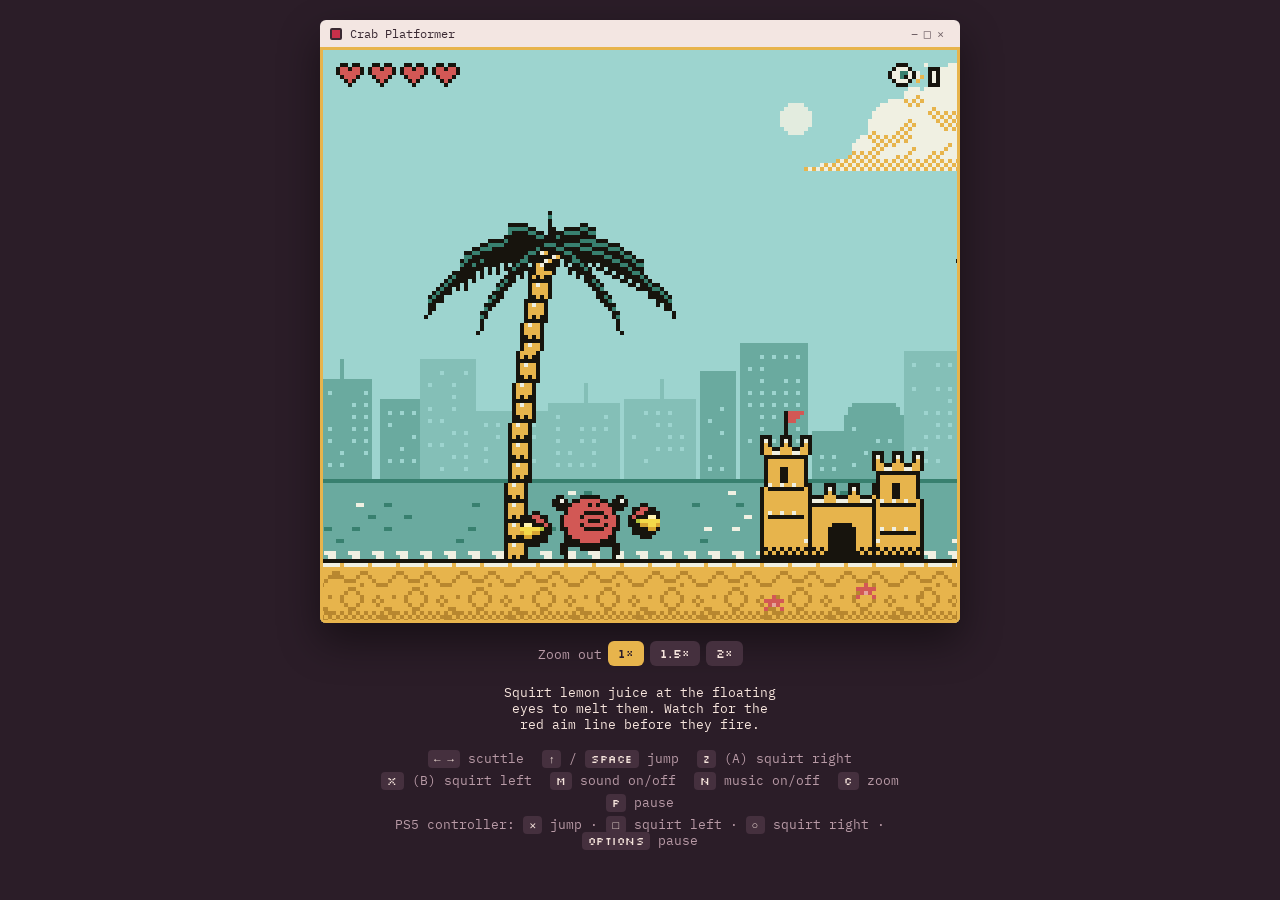
<file: crab-platformer/index.html>
<!doctype html><html><head><link rel="manifest" href="../manifest.webmanifest">
<link rel="apple-touch-icon" href="../apple-touch-icon.png">
<meta name="apple-mobile-web-app-capable" content="yes">
<meta name="mobile-web-app-capable" content="yes">
<meta name="apple-mobile-web-app-title" content="Arcade">
<meta name="apple-mobile-web-app-status-bar-style" content="black-translucent">
<meta charset=utf8><meta name=viewport content="width=device-width,initial-scale=1,viewport-fit=cover"><style>:root{color-scheme:light;box-sizing:border-box;padding-top:env(safe-area-inset-top,0px);padding-bottom:env(safe-area-inset-bottom,0px)}html{scroll-padding-top:env(safe-area-inset-top,0px)}body{margin:0;padding:0;font:14px -apple-system,BlinkMacSystemFont,sans-serif;background:#faf9f5;color:#141413}img{max-width:100%}[hidden]:not([hidden=until-found i]){display:none!important}</style><script>(function(){var x0=null,y0=0;
addEventListener('touchstart',function(e){var t=e.touches[0];x0=(e.touches.length===1&&t.clientX<18)?t.clientX:null;y0=t.clientY;},{passive:true,capture:true});
addEventListener('touchend',function(e){if(x0===null)return;var t=e.changedTouches[0];if(t.clientX-x0>90&&Math.abs(t.clientY-y0)<80)location.href='../';x0=null;},{passive:true,capture:true});
})();</script>
<script>if('serviceWorker' in navigator)addEventListener('load',function(){navigator.serviceWorker.register('../sw.js').catch(function(){});});</script>
</head><body>
<title>Crab Platformer</title>
<meta name="claude:viewport-fit-sides" content="cover">
<link rel="preconnect" href="https://fonts.googleapis.com">
<link rel="stylesheet" href="https://fonts.googleapis.com/css2?family=Silkscreen&family=IBM+Plex+Mono:wght@400;500&display=swap">
<style>
/* Layout: one centered column — window-framed game screen, then touch pad, then a key legend. Single deliberate dusk-beach look in both themes. */
:root {
  --bg: #2b1d28;          /* dusk plum */
  --frame: #f3e6e2;       /* window chrome, like the original */
  --frame-ink: #3a2a33;
  --ink: #f6e4dc;
  --muted: #b89aa6;
  --accent: #e7b44c;      /* lemon yellow from the game palette */
  --btn: #45303e;
  --btn-hi: #5a3f51;
  --display: "Silkscreen", "Courier New", monospace;
  --body: "IBM Plex Mono", ui-monospace, Menlo, monospace;
  color-scheme: dark;
}
html, body { height: 100%; }
body {
  background: var(--bg); color: var(--ink); font-family: var(--body);
  padding-left: max(16px, env(safe-area-inset-left, 0px));
  padding-right: max(16px, env(safe-area-inset-right, 0px));
  padding-block: 20px;
  box-sizing: border-box;
  display: flex; flex-direction: column; align-items: center; gap: 18px;
  -webkit-user-select: none; user-select: none;
}
.window { max-width: 100%; flex-shrink: 0; background: var(--frame); border-radius: 6px; overflow: hidden; box-shadow: 0 18px 40px rgba(0,0,0,.45); }
.titlebar { display: flex; align-items: center; gap: 8px; padding: 6px 10px; color: var(--frame-ink); font-size: 12px; }
.titlebar i { width: 12px; height: 12px; background: #c8304a; border: 2px solid var(--frame-ink); border-radius: 2px; box-sizing: border-box; }
.titlebar span { flex: 1 1 0; width: 0; overflow: hidden; white-space: nowrap; text-overflow: ellipsis; }
.titlebar b { font-weight: 400; letter-spacing: 6px; opacity: .7; flex: none; }
canvas { display: block; width: 480px; height: 432px; max-width: 100%; image-rendering: pixelated; image-rendering: crisp-edges; background: #a8dccc; touch-action: none; }
canvas:focus { outline: none; }
canvas:focus-visible { outline: 3px solid var(--accent); outline-offset: -3px; }
.pad { width: min(100%, 520px); display: flex; justify-content: space-between; align-items: center; gap: 12px; }
.pad .grp { display: flex; gap: 10px; }
.pad button {
  font-family: var(--display); font-size: 15px; color: var(--ink);
  background: var(--btn); border: 0; border-bottom: 4px solid #1c121a; border-radius: 10px;
  width: 56px; height: 56px; touch-action: none; cursor: pointer; -webkit-tap-highlight-color: transparent;
}
.pad button.round { border-radius: 50%; width: 60px; height: 60px; background: #a8404a; }
.pad button.round.b { background: var(--accent); color: #2b1d28; }
.pad button.on { transform: translateY(3px); border-bottom-width: 1px; background: var(--btn-hi); }
.pad button:focus-visible { outline: 2px solid var(--accent); }
.zoom { display: flex; align-items: center; gap: 6px; font-size: 12.5px; color: var(--muted); }
.zoom button { font-family: var(--display); font-size: 12px; color: var(--ink); background: var(--btn); border: 0; border-radius: 6px; padding: 5px 10px; cursor: pointer; }
.zoom button[aria-pressed="true"] { background: var(--accent); color: var(--bg); }
.zoom button:focus-visible { outline: 2px solid var(--accent); outline-offset: 2px; }
.padstat { margin: 0; font-family: var(--display); font-size: 12px; color: var(--bg); background: var(--accent); padding: 4px 10px; border-radius: 999px; }
.tip { margin: 0; max-width: 46ch; text-align: center; font-size: 12.5px; color: var(--ink); text-wrap: balance; }
.legend { width: min(100%, 520px); display: flex; flex-wrap: wrap; gap: 6px 18px; justify-content: center; font-size: 12.5px; color: var(--muted); }
.legend .ps { flex-basis: 100%; text-align: center; }
.legend kbd { font-family: var(--display); font-size: 11px; color: var(--ink); background: var(--btn); padding: 2px 6px; border-radius: 4px; letter-spacing: .04em; }
@media (hover: hover) and (pointer: fine) { .pad { display: none; } }
/* Phones and tablets: the keyboard keys don't apply, only the controller line does */
@media (pointer: coarse) { .legend > span:not(.ps) { display: none; } }
/* Held sideways: a handheld. Arrows on the left, A/B on the right, the screen as big as fits, nothing scrolls. */
@media (pointer: coarse) and (orientation: landscape) {
  html, body { overflow: hidden; overscroll-behavior: none; }
  body {
    display: grid; grid-template-columns: 1fr auto 1fr; grid-template-rows: 1fr auto auto 1fr;
    grid-template-areas: ". win ." "left win right" "zoom win stat" ". win .";
    align-items: center; justify-items: center; column-gap: 20px; row-gap: 14px;
    padding-block: 8px; height: 100%;
  }
  .window { grid-area: win; }
  .pad { display: contents; }
  .pad .grp:first-child { grid-area: left; display: grid; grid-template-columns: 56px 56px; gap: 10px; }
  .pad .grp:first-child #bu { grid-column: 1 / 3; justify-self: center; order: -1; }
  .pad .grp:last-child { grid-area: right; align-items: flex-end; }
  .zoom { grid-area: zoom; }
  .zoom > span { display: none; }
  .padstat { grid-area: stat; }
  .tip, .legend { display: none; }
}
/* Controller connected: console mode. Just the game screen, as big as the display allows at its own aspect ratio, black bars around it. */
html:has(body.console) { background: #000; padding: 0; overflow: hidden; }
body.console {
  display: flex; align-items: center; justify-content: center; height: 100%; overflow: hidden; overscroll-behavior: none;
  padding: env(safe-area-inset-top, 0px) env(safe-area-inset-right, 0px) env(safe-area-inset-bottom, 0px) env(safe-area-inset-left, 0px);
  background: #000; cursor: none;
}
body.console .titlebar, body.console .zoom, body.console .padstat, body.console .pad, body.console .tip, body.console .legend { display: none !important; }
body.console .window { background: none; border-radius: 0; box-shadow: none; }
body.console canvas { max-width: none; outline: none !important; }
</style>

<div class="window">
  <div class="titlebar"><i></i><span>Crab Platformer</span><b>–□×</b></div>
  <canvas id="game" width="160" height="144" tabindex="0" aria-label="Crab Platformer game screen"></canvas>
</div>

<div class="zoom" role="group" aria-label="Camera zoom">
  <span>Zoom out</span>
  <button id="z1" data-z="0" aria-pressed="true">1×</button>
  <button id="z2" data-z="1" aria-pressed="false">1.5×</button>
  <button id="z3" data-z="2" aria-pressed="false">2×</button>
</div>

<p id="pad-status" class="padstat" role="status" hidden>Controller connected</p>

<div class="pad" aria-label="Touch controls">
  <div class="grp">
    <button id="bl" data-k="left" aria-label="Move left">◀</button>
    <button id="bu" data-k="jump" aria-label="Jump">▲</button>
    <button id="br" data-k="right" aria-label="Move right">▶</button>
  </div>
  <div class="grp">
    <button id="bb" class="round b" data-k="b" aria-label="Squirt left">B</button>
    <button id="ba" class="round" data-k="a" aria-label="Squirt right">A</button>
  </div>
</div>

<p class="tip">Squirt lemon juice at the floating eyes to melt them. Watch for the red aim line before they fire.</p>

<div class="legend">
  <span><kbd>← →</kbd> scuttle</span>
  <span><kbd>↑</kbd> / <kbd>Space</kbd> jump</span>
  <span><kbd>Z</kbd> (A) squirt right</span>
  <span><kbd>X</kbd> (B) squirt left</span>
  <span><kbd>M</kbd> sound on/off</span>
  <span><kbd>N</kbd> music on/off</span>
  <span><kbd>C</kbd> zoom</span>
  <span><kbd>P</kbd> pause</span>
  <span class="ps">PS5 controller: <kbd>✕</kbd> jump · <kbd>□</kbd> squirt left · <kbd>○</kbd> squirt right · <kbd>Options</kbd> pause</span>
</div>

<script src="../engine/boot.js"></script>

</body></html>
</file>
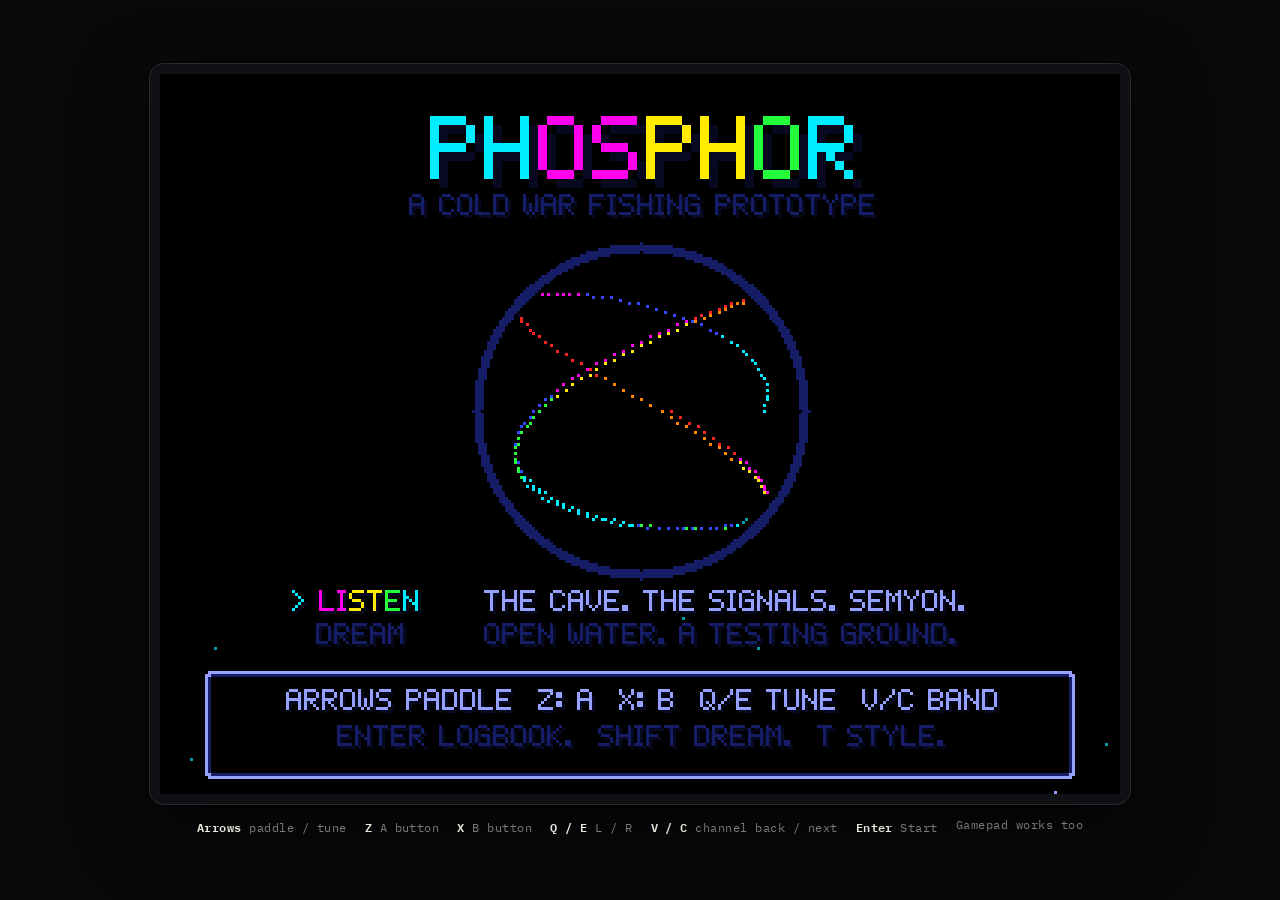
<file: phosphor/index.html>
<!doctype html><html><head><link rel="manifest" href="../manifest.webmanifest">
<link rel="apple-touch-icon" href="../apple-touch-icon.png">
<meta name="apple-mobile-web-app-capable" content="yes">
<meta name="mobile-web-app-capable" content="yes">
<meta name="apple-mobile-web-app-title" content="Arcade">
<meta name="apple-mobile-web-app-status-bar-style" content="black-translucent">
<meta charset=utf8><meta name=viewport content="width=device-width,initial-scale=1,viewport-fit=cover"><style>:root{color-scheme:light;box-sizing:border-box;padding-top:env(safe-area-inset-top,0px);padding-bottom:env(safe-area-inset-bottom,0px)}html{scroll-padding-top:env(safe-area-inset-top,0px)}body{margin:0;padding:0;font:14px -apple-system,BlinkMacSystemFont,sans-serif;background:#faf9f5;color:#141413}img{max-width:100%}[hidden]:not([hidden=until-found i]){display:none!important}</style><script>(function(){var x0=null,y0=0;
addEventListener('touchstart',function(e){var t=e.touches[0];x0=(e.touches.length===1&&t.clientX<18)?t.clientX:null;y0=t.clientY;},{passive:true,capture:true});
addEventListener('touchend',function(e){if(x0===null)return;var t=e.changedTouches[0];if(t.clientX-x0>90&&Math.abs(t.clientY-y0)<80)location.href='../';x0=null;},{passive:true,capture:true});
})();</script>
<script>if('serviceWorker' in navigator)addEventListener('load',function(){navigator.serviceWorker.register('../sw.js').catch(function(){});});</script>
</head><body>
<title>Phosphor</title>
<link rel="preconnect" href="https://fonts.googleapis.com">
<link rel="stylesheet" href="https://fonts.googleapis.com/css2?family=IBM+Plex+Mono:wght@400;600&display=swap">
<style>
/* Layout: one handheld-style screen centred in the dark, key legend (desktop) or touch pad (phone) beneath */
:root{
  --bg:#08090b;
  --shell:#101114;
  --shell-edge:#2a2b2e;
  --ink:#e9e7dc;
  --dim:#7d7b74;
  --btn:#16171a;
  --btn-on:#2c2d31;
  --mono:"IBM Plex Mono", ui-monospace, SFMono-Regular, Menlo, Consolas, monospace;
  color-scheme:dark;
}
html,body{height:100%}
body{
  background:var(--bg);color:var(--ink);font-family:var(--mono);font-size:12px;
  margin:0;padding-inline:16px;padding-block:12px;box-sizing:border-box;
  display:flex;flex-direction:column;align-items:center;justify-content:center;gap:12px;
  overflow:hidden;-webkit-user-select:none;user-select:none;touch-action:manipulation;
}
.shell{background:var(--shell);border:1px solid var(--shell-edge);border-radius:14px;padding:10px;box-shadow:0 0 0 1px #000,0 24px 70px rgba(0,0,0,.65);max-width:100%;box-sizing:border-box}
canvas{display:block;image-rendering:pixelated;image-rendering:crisp-edges;background:#000;outline:none;max-width:100%}
.legend{display:flex;flex-wrap:wrap;gap:4px 18px;justify-content:center;color:var(--dim);max-width:100%;letter-spacing:.04em}
.legend b{color:var(--ink);font-weight:600}
.pad{display:none;grid-template-columns:auto 1fr auto;align-items:center;gap:10px;width:100%;max-width:520px}
.pad button{background:var(--btn);border:1px solid var(--shell-edge);color:var(--ink);font:600 13px var(--mono);border-radius:8px;touch-action:none;padding:0}
.pad button.on{background:var(--btn-on)}
.shoulders{grid-column:1/-1;display:flex;justify-content:space-between}
.shoulders button{width:84px;height:34px}
.dpad{display:grid;grid-template-columns:repeat(3,46px);grid-template-rows:repeat(3,46px)}
.mid{display:flex;flex-direction:column;gap:10px;align-items:center}
.mid button{width:72px;height:28px;font-size:11px}
.ab{display:grid;grid-template-columns:repeat(2,56px);gap:10px;align-items:center}
.ab button{height:56px;border-radius:50%}
.ab button[data-b="b"]{transform:translateY(16px)}
@media (pointer:coarse){.pad{display:grid}.legend{display:none}}
/* with a controller connected, the screen is just the game: no touch pad, no legend, no frame */
body.console{padding:0;gap:0}
body.console .pad, body.console .legend{display:none!important}
body.console .shell{border:0;border-radius:0;padding:0;box-shadow:none;background:none}
.fs{position:fixed;top:calc(10px + env(safe-area-inset-top,0px));right:calc(10px + env(safe-area-inset-right,0px));
  font:600 10px var(--mono);letter-spacing:.08em;color:var(--ink);background:var(--btn);border:1px solid var(--shell-edge);border-radius:6px;padding:7px 10px;cursor:pointer;opacity:.8}
.fs:focus-visible{outline:2px solid var(--ink);outline-offset:2px}
</style>

<div class="shell"><canvas id="screen" tabindex="0" aria-label="Phosphor game screen"></canvas></div>
<div class="legend">
  <span><b>Arrows</b> paddle / tune</span><span><b>Z</b> A button</span><span><b>X</b> B button</span>
  <span><b>Q / E</b> L / R</span><span><b>V / C</b> channel back / next</span><span><b>Enter</b> Start</span><span>Gamepad works too</span>
</div>
<div class="pad" aria-label="Touch controls">
  <div class="shoulders"><button data-b="l">L</button><button data-b="r">R</button></div>
  <div class="dpad">
    <span></span><button data-b="up" aria-label="Up">&#9650;</button><span></span>
    <button data-b="left" aria-label="Left">&#9664;</button><span></span><button data-b="right" aria-label="Right">&#9654;</button>
    <span></span><button data-b="down" aria-label="Down">&#9660;</button><span></span>
  </div>
  <div class="mid"><button data-b="x">CH &#9664;</button><button data-b="y">CH &#9654;</button><button data-b="start">START</button></div>
  <div class="ab"><button data-b="b">B</button><button data-b="a">A</button></div>
</div>
<button class="fs" id="fsBtn" type="button" hidden>FULLSCREEN</button>

<script>
(() => {
'use strict';
// ============================================================ CORE
const W = 320, H = 240, TAU = Math.PI * 2;
const cv = document.getElementById('screen');
cv.width = W; cv.height = H;
const mainCtx = cv.getContext('2d', { willReadFrequently: true });
let ctx = mainCtx;
let T = 0;
const clamp = (v, a, b) => v < a ? a : v > b ? b : v;
const lerp = (a, b, t) => a + (b - a) * t;
const rnd = Math.random;
const pick = a => a[(rnd() * a.length) | 0];
function mulberry32(a){return function(){a|=0;a=a+0x6D2B79F5|0;let t=Math.imul(a^a>>>15,1|a);t=t+Math.imul(t^t>>>7,61|t)^t;return((t^t>>>14)>>>0)/4294967296;};}
function hash2(x, y){let h=(Math.imul(x|0,374761393)+Math.imul(y|0,668265263))|0;h=Math.imul(h^(h>>>13),1274126177);h=h^(h>>>16);return (h>>>0)/4294967296;}
function vnoise(x, y, s){const fx=x/s,fy=y/s,x0=Math.floor(fx),y0=Math.floor(fy),ax=fx-x0,ay=fy-y0,sx=ax*ax*(3-2*ax),sy=ay*ay*(3-2*ay);return lerp(lerp(hash2(x0,y0),hash2(x0+1,y0),sx),lerp(hash2(x0,y0+1),hash2(x0+1,y0+1),sx),sy);}
function wrapAng(a){while(a>Math.PI)a-=TAU;while(a<-Math.PI)a+=TAU;return a;}

function fit(){
  if (document.body.classList.contains('console')) {
    // console mode: as large as the screen allows, keeping the game's own 4:3 shape
    const s = Math.min(window.innerWidth / W, window.innerHeight / H);
    cv.style.width = Math.floor(W * s) + 'px';
    cv.style.height = Math.floor(H * s) + 'px';
    return;
  }
  const coarse = matchMedia('(pointer:coarse)').matches;
  const aw = window.innerWidth - 32 - 22;
  const ah = window.innerHeight - 24 - 22 - (coarse ? 240 : 40);
  let s = Math.min(aw / W, ah / H);
  if (s >= 2) s = Math.floor(s);
  s = Math.max(0.5, s);
  cv.style.width = Math.round(W * s) + 'px';
  cv.style.height = Math.round(H * s) + 'px';
}
window.addEventListener('resize', fit); fit();

// ============================================================ DRAW PRIMITIVES
function rect(x,y,w,h,c){ctx.fillStyle=c;ctx.fillRect(x,y,w,h);}
function px(x,y,c){ctx.fillStyle=c;ctx.fillRect(x|0,y|0,1,1);}
function frame(x,y,w,h,c){c=palCss(c);rect(x,y,w,1,c);rect(x,y+h-1,w,1,c);rect(x,y,1,h,c);rect(x+w-1,y,1,h,c);}
function fillCirc(cx,cy,r,c){ctx.fillStyle=c;for(let dy=-r;dy<=r;dy++){const w=Math.floor(Math.sqrt(r*r-dy*dy+0.5));ctx.fillRect(cx-w,cy+dy,w*2+1,1);}}
function ring(cx,cy,r,c,a0=0,a1=TAU){ctx.fillStyle=c;const n=Math.max(12,Math.ceil(r*7*(a1-a0)/TAU));for(let i=0;i<=n;i++){const a=a0+(a1-a0)*i/n;ctx.fillRect(Math.round(cx+Math.cos(a)*r),Math.round(cy+Math.sin(a)*r),1,1);}}
function line(x0,y0,x1,y1,c){x0=Math.round(x0);y0=Math.round(y0);x1=Math.round(x1);y1=Math.round(y1);ctx.fillStyle=c;const dx=Math.abs(x1-x0),sx=x0<x1?1:-1,dy=-Math.abs(y1-y0),sy=y0<y1?1:-1;let e=dx+dy;for(let n=0;n<800;n++){ctx.fillRect(x0,y0,1,1);if(x0===x1&&y0===y1)break;const e2=2*e;if(e2>=dy){e+=dy;x0+=sx;}if(e2<=dx){e+=dx;y0+=sy;}}}
function glow(c,b){ctx.shadowColor=c;ctx.shadowBlur=b;}
function noGlow(){ctx.shadowBlur=0;ctx.shadowColor='transparent';}

// 5x7 proportional bitmap font, GBA style, with an automatic drop shadow
const F7={
A:[14,17,17,31,17,17,17],B:[30,17,17,30,17,17,30],C:[14,17,16,16,16,17,14],D:[30,17,17,17,17,17,30],E:[31,16,16,30,16,16,31],F:[31,16,16,30,16,16,16],G:[14,17,16,23,17,17,15],H:[17,17,17,31,17,17,17],I:[14,4,4,4,4,4,14],J:[7,2,2,2,2,18,12],K:[17,18,20,24,20,18,17],L:[16,16,16,16,16,16,31],M:[17,27,21,21,17,17,17],N:[17,17,25,21,19,17,17],O:[14,17,17,17,17,17,14],P:[30,17,17,30,16,16,16],Q:[14,17,17,17,21,18,13],R:[30,17,17,30,20,18,17],S:[15,16,16,14,1,1,30],T:[31,4,4,4,4,4,4],U:[17,17,17,17,17,17,14],V:[17,17,17,17,17,10,4],W:[17,17,17,21,21,21,10],X:[17,17,10,4,10,17,17],Y:[17,17,10,4,4,4,4],Z:[31,1,2,4,8,16,31],
'0':[14,17,19,21,25,17,14],'1':[4,12,4,4,4,4,14],'2':[14,17,1,2,4,8,31],'3':[31,2,4,2,1,17,14],'4':[2,6,10,18,31,2,2],'5':[31,16,30,1,1,17,14],'6':[6,8,16,30,17,17,14],'7':[31,1,2,4,8,8,8],'8':[14,17,17,14,17,17,14],'9':[14,17,17,15,1,2,12],
'.':[0,0,0,0,0,12,12],',':[0,0,0,0,12,4,8],':':[0,12,12,0,12,12,0],'!':[4,4,4,4,4,0,4],'?':[14,17,1,2,4,0,4],'-':[0,0,0,31,0,0,0],'+':[0,4,4,31,4,4,0],'/':[1,1,2,4,8,16,16],"'":[4,4,8,0,0,0,0],'(':[2,4,8,8,8,4,2],')':[8,4,2,2,2,4,8],'%':[24,25,2,4,8,19,3],'>':[8,4,2,1,2,4,8],'<':[2,4,8,16,8,4,2],'=':[0,0,31,0,31,0,0],'#':[10,10,31,10,31,10,10],'*':[0,4,21,14,21,4,0],'"':[10,10,0,0,0,0,0],'_':[0,0,0,0,0,0,31],' ':[0,0,0,0,0,0,0],
'Ч':[17,17,17,15,1,1,1],'И':[17,17,19,21,25,17,17],'Г':[31,16,16,16,16,16,16],'Л':[7,9,9,9,9,9,17],'П':[31,17,17,17,17,17,17],'Я':[15,17,17,15,5,9,17],'Д':[6,10,10,10,10,31,17],'Ц':[18,18,18,18,18,31,1],'Ф':[4,14,21,21,14,4,4]
};
Object.assign(F7,{'А':F7.A,'В':F7.B,'С':F7.C,'Е':F7.E,'Ё':F7.E,'Н':F7.H,'К':F7.K,'М':F7.M,'О':F7.O,'Р':F7.P,'Т':F7.T,'Х':F7.X,'У':F7.Y,'Й':F7['И']});
const GLY={};
function glyph(ch){
  if(ch in GLY)return GLY[ch];
  const g=F7[ch];if(!g){GLY[ch]=null;return null;}
  let mn=5,mx=-1;for(const r of g)for(let c=0;c<5;c++)if(r&(16>>c)){if(c<mn)mn=c;if(c>mx)mx=c;}
  return GLY[ch]=mx<0?{g,x0:0,w:3}:{g,x0:mn,w:mx-mn+1};
}
function textW(s,sc=1){let w=0;for(const ch of String(s).toUpperCase()){const o=glyph(ch);w+=((o?o.w:3)+1)*sc;}return Math.max(0,w-sc);}
function drawGlyphs(s,x,y,col,sc){ctx.fillStyle=col;for(const ch of s){const o=glyph(ch);if(!o){x+=4*sc;continue;}for(let r=0;r<7;r++){const row=o.g[r];if(!row)continue;for(let c=0;c<5;c++)if(row&(16>>c))ctx.fillRect(x+(c-o.x0)*sc,y+r*sc,sc,sc);}x+=(o.w+1)*sc;}}
function drawText(s,x,y,col,sc=1,align='left',shadow=true){
  s=String(s).toUpperCase();
  const w=textW(s,sc);
  if(align==='center')x=Math.round(x-w/2);else if(align==='right')x=x-w;
  const c=palCss(col);
  if(shadow){const sb=ctx.shadowBlur;ctx.shadowBlur=0;drawGlyphs(s,x+sc,y+sc,c===PALCSS.ink?PALCSS.gray:(c===PALCSS.dark?PALCSS.ink:PALCSS.dark),sc);ctx.shadowBlur=sb;}
  drawGlyphs(s,x,y,c,sc);
}
function drawTextS(s,x,y,col,sc=1,align='left'){drawText(s,x,y,col,sc,align);}
// wrap to the same pixel width the old 4px-per-character layout used
function wrap(s,n){const max=n*4-1,out=[];let cur='';for(const w of String(s).split(' ')){const t=cur?cur+' '+w:w;if(cur&&textW(t)>max){out.push(cur);cur=w;}else cur=t;}if(cur)out.push(cur);return out;}
// GBA-style text window: dark outline, light rounded border, inner rule, dark fill
function rrect(x,y,w,h,c){rect(x+1,y,w-2,h,c);rect(x,y+1,w,h-2,c);}
function win(x,y,w,h,line,fill){const P=PALCSS;rrect(x,y,w,h,P.ink);rrect(x+1,y+1,w-2,h-2,P.paper);rrect(x+2,y+2,w-4,h-4,line||P.gray);rect(x+3,y+3,w-6,h-6,fill||P.ink);}
function arrowR(x,y,c){for(let k=0;k<4;k++)rect(x+k,y+k,1,7-2*k,c);}
function arrowD(x,y,c){for(let k=0;k<3;k++)rect(x+k,y+k,5-2*k,1,c);}

// ============================================================ SPRITES
const SPR={
minnow:[
"....aaaaaa......",
"..aa......aa..a.",
".a..cd......aaa.",
"a............a..",
".a..........aaa.",
"..aa......aa..a.",
"....aaaaaa......"],
carp:[
".....aaaaaaa......",
"...aababababaa....",
".aababababababaa.a",
"acdbababababababaa",
"aaababababababab.a",
".aababababababaa.a",
"...aababababaa....",
".....aaaaaaa......",
"....b......b......"],
pike:[
"......aaaaaaaaaaaaa.....",
"aa..aaacaacaacaacaaaa..a",
".baaaaaaaaaaaaaaaaaaaaaa",
"aa..aaaaaaaaaaaaaaaaaa.a",
"......aaaaaaaaaaaaa....."],
listener:[
".......aaaaaa.......",
".....aa......aa.....",
"....a..cccccc..a....",
"...a..cc....cc..a...",
"..a..cc..dd..cc..a.a",
"..a..cc..dd..cc..aaa",
"..a..cc......cc..a.a",
"...a..cc....cc..a...",
"....a..cccccc..a....",
".....aa......aa.....",
".......aaaaaa.......",
"........b..b........",
".......b....b......."]
};
const SEMYON=[
"........hhhhhhhh........",
"......hhhhhhhhhhhh......",
".....hhhhhhhhhhhhhh.....",
"....mhhhhhhhhhhhhhhm....",
"...mmhhSSssssssSShhmm...",
"...mmhSsssssssssssShmm..",
"...mmSssssssssssssssSmm.",
"....mSsskksssssskksSm...",
".....SssekssssssskkS....",
".....SsssssssSssssS.....",
".....SssssssSSsssSS.....",
"......SsswwwwwwssS......",
"......wwwwwwwwwwwww.....",
".....wwwwwkkkkkwwwww....",
".....wwwwwwwwwwwwwww....",
"....hwwwwwwwwwwwwwwwh...",
"...hhhwwwwwwwwwwwwwhhh..",
"..hhhhhwwwwwwwwwwwhhhhh.",
".hhhhhhhwwwwwwwwwhhhhhhh",
"hhhhhhhhhwwwwwwwhhhhhhhh"];
const SEM_PAL={h:'#262030',m:'#6b7078',S:'#5e3e30',s:'#a87a5a',k:'#120c0a',e:'#2a1a10',w:'#bdb6a6'};
function drawSprite(rows,x,y,sc,pal){for(let r=0;r<rows.length;r++){const row=rows[r];for(let c=0;c<row.length;c++){const ch=row[c];if(ch==='.')continue;const col=pal[ch];if(!col)continue;ctx.fillStyle=col;ctx.fillRect(x+c*sc,y+r*sc,sc,sc);}}}
function drawSpriteO(rows,x,y,sc,pal,oc){oc=oc||PALCSS.ink;ctx.fillStyle=oc;for(let r=0;r<rows.length;r++){const row=rows[r];for(let c=0;c<row.length;c++){if(row[c]==='.'||!pal[row[c]])continue;ctx.fillRect(x+c*sc-sc,y+r*sc,sc,sc);ctx.fillRect(x+c*sc+sc,y+r*sc,sc,sc);ctx.fillRect(x+c*sc,y+r*sc-sc,sc,sc);ctx.fillRect(x+c*sc,y+r*sc+sc,sc,sc);}}drawSprite(rows,x,y,sc,pal);}
function sprW(rows){return Math.max(...rows.map(r=>r.length));}

// ============================================================ SPECIES & DATA
const CHC=[{col:'#4dff7a',dark:'#1a6b30',glow:[0.3,1,0.45]},{col:'#5ff6ff',dark:'#1b6f80',glow:[0.35,0.95,1]},{col:'#ff5fd2',dark:'#7a1f63',glow:[1,0.35,0.85]},{col:'#ffe14d',dark:'#7a6a10',glow:[1,0.9,0.4]}];
const SPECIES={
  minnow:{name:'HOLLOW MINNOW',ch:0,type:'SIN - STEADY',value:12,cm:[9,17],k:2.0,drift:0.16,shape:'sine',hold:3.6,speed:17,tape:'23 5',
    lore:'SHOALS UNDER THE DOCK LAMP. THERE IS NOTHING INSIDE IT BUT ONE STEADY TONE, LIKE A TEST SIGNAL SOMEBODY FORGOT TO SWITCH OFF.'},
  eel:{name:'LANTERN EEL',ch:0,type:'SIN - SLOW SWELL',value:40,cm:[70,130],k:1.6,drift:0.35,shape:'slow',hold:4.2,speed:20,tape:'19 20 1 25',
    lore:'CARRIES ITS OWN LIGHT ON A STALK, LIKE A DESK LAMP LEFT ON IN AN EMPTY OFFICE. IT DOES NOT SEEM TO SEE BY IT. IT SEEMS TO BE WAITING FOR SOMEONE TO SIT DOWN.'},
  carp:{name:'STATIC CARP',ch:1,swap:[1,0],type:'SQR / SIN - TWO VOICES',value:30,cm:[28,54],k:3.0,drift:0.28,shape:'square',hold:4.0,speed:19,tape:'14 5 22 5 18',
    lore:'FLICKERS BETWEEN TWO VOICES. THE DUTY ROSTER LISTS TWO OPERATORS ON THE NIGHT SHIFT HERE. ONE ALWAYS LATE. ONE ALWAYS EARLY. THEY NEVER MET.'},
  moth:{name:'GLASS MOTH-CARP',ch:1,type:'SQR - FLUTTER',value:22,cm:[14,26],k:3.4,drift:0.18,shape:'flutter',hold:3.9,speed:19,tape:'20 21 14 5 4',
    lore:'ITS WINGS ARE THIN AS CARBON PAPER. HOLD ONE UP TO THE LAMP AND YOU CAN READ TYPED WORDS PRESSED INTO IT, BACKWARDS.'},
  pike:{name:'CHOIR PIKE',ch:2,type:'TRI - SWEEPS',value:55,cm:[60,112],k:4.2,drift:0.22,shape:'tri',hold:4.4,speed:22,tape:'12 5 6 20',
    lore:'SEVEN EYES, ALL OPEN. IT SWEEPS UP AND DOWN THE DIAL, SEARCHING FOR A CHANNEL THAT WAS SHUT DOWN LONG AGO.'},
  lamprey:{name:'RATCHET LAMPREY',ch:2,type:'TRI - CLIMBS IN STEPS',value:70,cm:[50,90],k:4.6,drift:0.3,shape:'ratchet',hold:4.6,speed:21,tape:'9 14',
    lore:'ITS MOUTH CLICKS ROUND LIKE A ROTARY DIAL. COUNT THE CLICKS AND IT IS ALWAYS THE SAME SEVEN NUMBERS. THE LINE ON THE OTHER END NEVER PICKS UP.'},
  wraith:{name:'STATIC WRAITH',ch:3,swap:[3,2],type:'SAW / TRI - FADES',value:120,cm:[90,150],k:5.2,drift:0.38,shape:'fade',hold:5.0,speed:24,tape:'20 21 14 5 4 9 14',
    lore:'MORE SIGNAL THAN FISH. ON THE SCOPE IT LOOKS LIKE A MAN STANDING VERY STILL WITH HIS HEADPHONES ON.'},
  listener:{name:'THE LISTENER',ch:3,swap:'random',type:'ALL BANDS - EVADES',value:200,cm:[140,190],k:5.0,drift:0.42,shape:'evade',hold:5.4,speed:25,tape:'20 8 5 16 15 19 20',
    lore:'IT TUNES TO YOU. IT HAS BEEN TUNING TO YOU THE WHOLE TIME.'}
};
for(const k in SPECIES){const sp=SPECIES[k];sp.key=k;Object.assign(sp,CHC[sp.ch]);}
const ORDER=['minnow','eel','carp','moth','pike','lamprey','wraith','listener'];
const ENDING=['minnow','carp','pike','listener'];
function fishPal(sp,sil){if(sil)return{a:'#123020',b:'#0d2418',c:'#123020',d:'#123020'};return{a:sp.col,b:sp.dark,c:'#ffffff',d:'#05060a'};}

const UPGRADES=[
  {id:'valve',label:'6J1P VALVE TUBE',price:60,desc:'STEADIER PHASE LOCK. THE LOCK WINDOW IS WIDER.',buy:'A GOOD TUBE. IT WAS WARM WHEN I FOUND IT. THEY ARE ALWAYS WARM.'},
  {id:'squelch',label:'LONG LINE',price:80,desc:'MORE LINE ON THE SPOOL. FISH CAN RUN FARTHER BEFORE IT SNAPS.',buy:'TWO HUNDRED METRES OF SIGNAL WIRE. IT STILL CARRIES A CURRENT.'},
  {id:'cell',label:'NICAD CELL',price:70,desc:'60% MORE BATTERY. LONGER NIGHTS.',buy:'MORE LIGHT. THE DARK WILL NOT MIND. IT IS VERY PATIENT.'},
  {id:'net',label:'CARGO NET',price:40,desc:'CARRY 7 FISH INSTEAD OF 4.',buy:'A NET. NOTHING SPECIAL. I DO NOT KNOW WHO MADE IT.'},
  {id:'tape',label:'MAGNETOPHONE',price:150,desc:'RECORDS EVERY SIGNAL. PLAY TAPES IN THE LOGBOOK. SOMETHING ELSE MAY HEAR IT.',buy:'NOW YOU CAN PLAY BACK WHAT THEY SAY. I AM SORRY. SOMETHING NEW WILL WAKE IN THE DEEP WATER.'}
];
const UPG={};UPGRADES.forEach(u=>UPG[u.id]=u);
const SEM_POOL=[
  'THE FISH DO NOT SING. THEY ANSWER.',
  'TUNE SOFT. LISTEN HARD. WHEN THE WOBBLE STOPS, PULL.',
  'BEFORE THE WATER CAME, THIS WAS A LISTENING POST. NOW THE WATER LISTENS.',
  'BATTERIES, TUBES, WIRE. EVERYTHING ELSE YOU FIND DOWN THERE.',
  'THE CARP ARGUE WITH THEMSELVES. WAIT FOR ONE VOICE, THEN THE OTHER.',
  'PIKE SING UP AND DOWN. FOLLOW THEM. DO NOT CHASE THEM.',
  'THE BOXES ON THE WALLS STILL BLINK IN ORDER. NOBODY HAS PAID THE BILL SINCE 1983.',
  'I SOLD A RADIO TO A MAN ONCE. HE STILL CALLS SOMETIMES.'
];
const SELL_LINES=['THEY STILL HUM WHEN I HOLD THEM.','GOOD. I WILL DRY THESE BY THE RADIO.','HM. THIS ONE WAS LOOKING AT YOU.','THE SMALL ONES I GIVE BACK TO THE WATER. DO NOT ASK HOW.'];

// ============================================================ INPUT
const BTNS=['up','down','left','right','a','b','l','r','start','select','y','x','style'];
const kb={},tc={},tap={};let gp={};const cur={},prev={};
const KEYMAP={ArrowUp:'up',ArrowDown:'down',ArrowLeft:'left',ArrowRight:'right',KeyW:'up',KeyS:'down',KeyA:'left',KeyD:'right',KeyZ:'a',KeyJ:'a',Space:'a',KeyX:'b',KeyK:'b',KeyQ:'l',KeyE:'r',KeyC:'y',KeyV:'x',Enter:'start',KeyT:'style',ShiftLeft:'select',ShiftRight:'select'};
const btn=n=>!!cur[n];
const pressed=n=>!!(cur[n]&&!prev[n]);
window.addEventListener('keydown',e=>{const b=KEYMAP[e.code];if(b){if(!e.repeat)tap[b]=true;kb[b]=true;e.preventDefault();}initAudio();});
window.addEventListener('keyup',e=>{const b=KEYMAP[e.code];if(b){kb[b]=false;e.preventDefault();}});
window.addEventListener('blur',()=>{for(const k in kb)kb[k]=false;});
cv.addEventListener('pointerdown',()=>{initAudio();cv.focus();});
document.querySelectorAll('.pad button').forEach(el=>{
  const b=el.dataset.b;
  const on=e=>{e.preventDefault();tc[b]=true;tap[b]=true;el.classList.add('on');initAudio();try{el.setPointerCapture(e.pointerId);}catch(_){}};
  const off=()=>{tc[b]=false;el.classList.remove('on');};
  el.addEventListener('pointerdown',on);
  ['pointerup','pointercancel','lostpointercapture'].forEach(t=>el.addEventListener(t,off));
  el.addEventListener('contextmenu',e=>e.preventDefault());
});
// fullscreen: only offered where the browser supports it; the game keeps its shape and just fills the screen
const fsBtn=document.getElementById('fsBtn');
const fsEl=document.documentElement;
const canFs=!!(fsEl.requestFullscreen||fsEl.webkitRequestFullscreen);
const isFs=()=>!!(document.fullscreenElement||document.webkitFullscreenElement);
function goFullscreen(){try{const r=(fsEl.requestFullscreen||fsEl.webkitRequestFullscreen).call(fsEl,{navigationUI:'hide'});if(r&&r.catch)r.catch(()=>{});}catch(_){}}
function exitFullscreen(){try{const r=(document.exitFullscreen||document.webkitExitFullscreen).call(document);if(r&&r.catch)r.catch(()=>{});}catch(_){}}
let consoleMode=false;
const syncFs=()=>{fsBtn.hidden=!(consoleMode&&canFs&&!isFs());fit();setTimeout(fit,80);};
fsBtn.addEventListener('click',goFullscreen);
document.addEventListener('fullscreenchange',syncFs);document.addEventListener('webkitfullscreenchange',syncFs);
// browsers only allow fullscreen from a tap, so a tap anywhere does it while a controller is connected
addEventListener('pointerdown',()=>{if(consoleMode&&canFs&&!isFs())goFullscreen();},{capture:true});
function setConsoleMode(on){
  if(on===consoleMode)return;consoleMode=on;
  document.body.classList.toggle('console',on);
  if(on){for(const k in tc)tc[k]=false;document.querySelectorAll('.pad button.on').forEach(el=>el.classList.remove('on'));if(canFs&&!isFs())goFullscreen();}
  else if(isFs())exitFullscreen();
  syncFs();
}
function pollPad(){
  gp={};
  let pads=[];try{pads=navigator.getGamepads?navigator.getGamepads():[];}catch(e){return;}
  setConsoleMode([...pads].some(p=>p&&p.connected));
  for(const p of pads){
    if(!p)continue;
    const b=i=>p.buttons[i]&&p.buttons[i].pressed;
    if(b(0))gp.a=1;if(b(1))gp.b=1;if(b(3))gp.y=1;if(b(2))gp.x=1;if(b(4)||b(6))gp.l=1;if(b(5)||b(7))gp.r=1;if(b(8))gp.select=1;if(b(9))gp.start=1;
    if(b(12)||p.axes[1]<-0.5)gp.up=1;if(b(13)||p.axes[1]>0.5)gp.down=1;if(b(14)||p.axes[0]<-0.5)gp.left=1;if(b(15)||p.axes[0]>0.5)gp.right=1;
  }
}
function inputFrame(){let any=false;for(const n of BTNS){prev[n]=cur[n];cur[n]=!!(kb[n]||tc[n]||gp[n]||tap[n]);if(tap[n]&&prev[n]&&!kb[n]&&!tc[n])prev[n]=false;tap[n]=false;if(gp[n])any=true;}if(any&&!AC)initAudio();}

// ============================================================ AUDIO
let AC=null,master,sfxBus,reverb,noiseBuf,ambBus;
function initAudio(){
  if(AC){if(AC.state!=='running')AC.resume();return;}
  try{AC=new (window.AudioContext||window.webkitAudioContext)();}catch(e){AC=null;return;}
  master=AC.createGain();master.gain.value=0.75;
  const comp=AC.createDynamicsCompressor();comp.threshold.value=-14;comp.ratio.value=4;
  master.connect(comp);comp.connect(AC.destination);
  reverb=AC.createConvolver();reverb.buffer=makeIR(3.6);
  const rg=AC.createGain();rg.gain.value=0.55;reverb.connect(rg);rg.connect(master);
  sfxBus=AC.createGain();sfxBus.connect(master);
  noiseBuf=AC.createBuffer(1,AC.sampleRate*2,AC.sampleRate);
  const nd=noiseBuf.getChannelData(0);for(let i=0;i<nd.length;i++)nd[i]=Math.random()*2-1;
  startAmbient();
}
function makeIR(sec){const sr=AC.sampleRate,len=Math.floor(sr*sec),b=AC.createBuffer(2,len,sr);for(let c=0;c<2;c++){const d=b.getChannelData(c);for(let i=0;i<len;i++)d[i]=(Math.random()*2-1)*Math.pow(1-i/len,3);}return b;}
function tone(o){
  if(!AC)return;
  const t=o.at!=null?Math.max(o.at,AC.currentTime):AC.currentTime+(o.delay||0);
  const osc=AC.createOscillator();osc.type=o.type||'sine';osc.frequency.setValueAtTime(o.f,t);
  if(o.f2)osc.frequency.exponentialRampToValueAtTime(o.f2,t+(o.glide||o.dur));
  const g=AC.createGain();const v=o.vol==null?0.15:o.vol;const a=o.a||0.004;
  g.gain.setValueAtTime(0.0001,t);g.gain.exponentialRampToValueAtTime(v,t+a);g.gain.exponentialRampToValueAtTime(0.0001,t+a+o.dur);
  let node=osc;if(o.lp){const f=AC.createBiquadFilter();f.type='lowpass';f.frequency.value=o.lp;osc.connect(f);node=f;}
  node.connect(g);g.connect(o.out||sfxBus);
  if(o.rev){const s=AC.createGain();s.gain.value=o.rev;g.connect(s);s.connect(reverb);}
  osc.start(t);osc.stop(t+a+o.dur+0.05);
}
function noise(o){
  if(!AC)return;
  const t=o.at!=null?Math.max(o.at,AC.currentTime):AC.currentTime+(o.delay||0);
  const src=AC.createBufferSource();src.buffer=noiseBuf;
  const f=AC.createBiquadFilter();f.type=o.ft||'bandpass';f.frequency.value=o.ff||1000;f.Q.value=o.q||1;
  const g=AC.createGain();const v=o.vol==null?0.1:o.vol;const a=o.a||0.003;
  g.gain.setValueAtTime(0.0001,t);g.gain.exponentialRampToValueAtTime(v,t+a);g.gain.exponentialRampToValueAtTime(0.0001,t+a+o.dur);
  src.connect(f);f.connect(g);g.connect(o.out||sfxBus);
  if(o.rev){const s=AC.createGain();s.gain.value=o.rev;g.connect(s);s.connect(reverb);}
  src.start(t,Math.random()*1.5);src.stop(t+a+o.dur+0.05);
}
function startAmbient(){
  ambBus=AC.createGain();ambBus.gain.value=0.0001;ambBus.connect(master);
  ambBus.gain.exponentialRampToValueAtTime(1,AC.currentTime+3);
  const lp=AC.createBiquadFilter();lp.type='lowpass';lp.frequency.value=190;lp.Q.value=4;lp.connect(ambBus);
  [[55,'sawtooth',0.04],[55.35,'sawtooth',0.04],[82.4,'triangle',0.03]].forEach(([f,t,v])=>{const o=AC.createOscillator();o.type=t;o.frequency.value=f;const g=AC.createGain();g.gain.value=v;o.connect(g);g.connect(lp);o.start();});
  const lfo=AC.createOscillator();lfo.frequency.value=0.05;const lg=AC.createGain();lg.gain.value=90;lfo.connect(lg);lg.connect(lp.frequency);lfo.start();
  const n=AC.createBufferSource();n.buffer=noiseBuf;n.loop=true;const nf=AC.createBiquadFilter();nf.type='lowpass';nf.frequency.value=480;const ng=AC.createGain();ng.gain.value=0.022;n.connect(nf);nf.connect(ng);ng.connect(ambBus);n.start();
}
const PADN=[293.7,349.2,392,440,523.3,587.3,698.5];
function padTick(dt){
  if(!['title','intro','cave','shop','log','stranded'].includes(G.state))return;
  G.padT-=dt;
  if(G.padT<=0){G.padT=3.5+rnd()*5;const f=pick(PADN);tone({type:'triangle',f,dur:4.5,a:1.8,vol:0.022,rev:1.4,lp:1500});if(rnd()<0.3)tone({type:'sine',f:f*1.5,dur:4,a:2.2,vol:0.012,rev:1.4});}
}
const sUI=()=>tone({type:'square',f:660,dur:0.035,vol:0.035});
const sUIok=()=>{tone({type:'square',f:880,dur:0.04,vol:0.04});tone({type:'square',f:1320,dur:0.05,vol:0.035,delay:0.05});};
const sErr=()=>tone({type:'square',f:110,dur:0.18,vol:0.06,lp:900});
const sType=()=>tone({type:'square',f:170+rnd()*120,dur:0.025,vol:0.022,lp:1400});
// an old man's voice through a cheap speaker: a low buzzy pitch, vowels open, consonants hiss
function sVoice(chr){
  if(!AC)return;const t=AC.currentTime,vowel='AEIOUY'.includes(chr);
  const o=AC.createOscillator();o.type='sawtooth';o.frequency.setValueAtTime((vowel?104:118)+rnd()*14,t);o.frequency.exponentialRampToValueAtTime((vowel?96:112),t+0.07);
  const bp=AC.createBiquadFilter();bp.type='bandpass';bp.frequency.value=vowel?650+rnd()*250:1300+rnd()*500;bp.Q.value=2.5;
  const g=AC.createGain();g.gain.setValueAtTime(0.0001,t);g.gain.exponentialRampToValueAtTime(vowel?0.09:0.05,t+0.008);g.gain.exponentialRampToValueAtTime(0.0001,t+0.075);
  o.connect(bp);bp.connect(g);g.connect(sfxBus);o.start(t);o.stop(t+0.09);
  if(!vowel&&rnd()<0.5)noise({ft:'highpass',ff:4000,dur:0.03,vol:0.015});
}
const sDrip=(v=1)=>tone({f:1500+rnd()*700,f2:420,dur:0.16,vol:0.05*v,rev:1.2});
const sPaddle=()=>noise({ft:'bandpass',ff:500+rnd()*300,q:1.2,dur:0.22,vol:0.05,rev:0.2});
const sPing=()=>{tone({f:1180,f2:1120,dur:0.9,vol:0.12,rev:1.2});tone({f:1180,dur:0.5,vol:0.035,delay:0.38,rev:1});};
function sBlip(spk,v){v=v||1;const sp=['minnow','carp','pike','listener'][SPECIES[spk]?SPECIES[spk].ch:0];
  if(sp==='minnow')tone({f:1750,dur:0.09,vol:0.06*v,rev:0.8});
  else if(sp==='carp'){tone({type:'square',f:880,dur:0.05,vol:0.03*v,lp:2500,rev:0.6});tone({type:'square',f:660,dur:0.05,vol:0.03*v,lp:2500,delay:0.07,rev:0.6});}
  else if(sp==='pike')tone({type:'triangle',f:1200,f2:2400,dur:0.18,vol:0.06*v,rev:0.8});
  else tone({f:240,f2:160,dur:0.9,vol:0.09*v,rev:1.5});}
const sProbe=()=>{noise({ft:'bandpass',ff:420,q:1,dur:0.2,vol:0.08,rev:0.4});tone({f:980,dur:0.06,vol:0.03,delay:0.15});};
const sBite=()=>{noise({ft:'highpass',ff:3000,dur:0.03,vol:0.15});tone({type:'square',f:1800,dur:0.06,vol:0.06,delay:0.03});tone({type:'square',f:1800,dur:0.06,vol:0.06,delay:0.13});};
const sHook=()=>{tone({type:'sawtooth',f:180,f2:900,dur:0.22,vol:0.08,lp:3000});noise({ft:'bandpass',ff:900,dur:0.25,vol:0.1,rev:0.4});};
const sLock=()=>{tone({f:1320,dur:0.35,vol:0.06,rev:0.7});tone({f:1980,dur:0.4,vol:0.04,delay:0.05,rev:0.7});};
const sUnlock=()=>tone({type:'triangle',f:520,f2:380,dur:0.12,vol:0.04});
const sSnap=()=>{noise({ft:'highpass',ff:1800,dur:0.3,vol:0.25});tone({type:'sawtooth',f:700,f2:50,dur:0.5,vol:0.1,lp:2000});};
const sCatch=()=>{[523.3,622.3,698.5,784,932.3,1046.5,1244.5].forEach((f,i)=>tone({type:'triangle',f,dur:0.35,vol:0.07,delay:i*0.07,rev:1}));};
const sCoins=()=>{[1046,1318,1568].forEach((f,i)=>tone({type:'square',f,dur:0.07,vol:0.04,delay:i*0.06,lp:4000}));};
const sBonk=()=>{tone({f:140,f2:55,dur:0.16,vol:0.18});noise({ft:'lowpass',ff:500,dur:0.12,vol:0.12});};
const sAlarm=()=>{tone({type:'square',f:880,dur:0.07,vol:0.035,lp:3000});tone({type:'square',f:660,dur:0.07,vol:0.035,lp:3000,delay:0.12});};
const sReel=()=>tone({type:'square',f:2400+rnd()*300,dur:0.012,vol:0.018});
const sBulb=()=>tone({type:'triangle',f:1568,dur:0.08,vol:0.04,rev:0.4});
const sPowerDown=()=>{tone({type:'sawtooth',f:240,f2:28,glide:1.6,dur:1.7,vol:0.08,lp:900});noise({ft:'lowpass',ff:300,dur:1.2,vol:0.06});};
const sGrowl=()=>tone({type:'sawtooth',f:70,f2:55,dur:0.35,vol:0.07,lp:400});
const sThrash=()=>noise({ft:'bandpass',ff:500,q:0.7,dur:0.3,vol:0.15,rev:0.3});
const sKnob=()=>noise({ft:'highpass',ff:5000,dur:0.008,vol:0.025});

// catch tones: the fish's signal and your local oscillator, mixed so you can hear the beating
let CAU=null;
const hz=v=>110*v;
function startCatchAudio(sp){
  if(!AC)return;
  const t=AC.currentTime;
  const bus=AC.createGain();bus.gain.setValueAtTime(0.0001,t);bus.gain.exponentialRampToValueAtTime(1,t+0.4);
  const lp=AC.createBiquadFilter();lp.type='lowpass';lp.frequency.value=2200;bus.connect(lp);lp.connect(master);
  const rs=AC.createGain();rs.gain.value=0.25;lp.connect(rs);rs.connect(reverb);
  const fo=AC.createOscillator();fo.type=sp.wave;const fg=AC.createGain();fg.gain.value=sp.wave==='square'?0.028:0.06;fo.connect(fg);fg.connect(bus);
  const po=AC.createOscillator();po.type='sine';const pg=AC.createGain();pg.gain.value=0.06;po.connect(pg);pg.connect(bus);
  let lfo=null;
  if(sp.key==='listener'){lfo=AC.createOscillator();lfo.frequency.value=5.5;const lg=AC.createGain();lg.gain.value=5;lfo.connect(lg);lg.connect(fo.frequency);lfo.start();}
  fo.frequency.value=hz(C.f);po.frequency.value=hz(G.pf);
  fo.start();po.start();
  CAU={bus,fo,po,lfo};
  ambBus.gain.setTargetAtTime(0.4,t,0.3);
}
function updateCatchAudio(){
  if(!CAU)return;
  const t=AC.currentTime,fh=hz(C.f);
  CAU.fo.frequency.setTargetAtTime(fh,t,0.015);
  CAU.po.frequency.setTargetAtTime(C.locked?fh:hz(G.pf),t,0.015);
}
function stopCatchAudio(){
  if(!CAU||!AC)return;
  const c=CAU;CAU=null;const t=AC.currentTime;
  c.bus.gain.setTargetAtTime(0.0001,t,0.08);
  setTimeout(()=>{try{c.fo.stop();c.po.stop();if(c.lfo)c.lfo.stop();c.bus.disconnect();}catch(e){}},700);
  ambBus.gain.setTargetAtTime(1,t,0.6);
}

// drum & bass that opens up as you lock on
const MUS={on:false,bus:null,lp:null,step:0,next:0,intensity:0,lock:0,bpm:150};
const BASS=[73.42,73.42,87.31,65.41];
function musicStart(){
  if(!AC||MUS.on)return;
  MUS.bus=AC.createGain();MUS.bus.gain.value=0.0001;
  MUS.lp=AC.createBiquadFilter();MUS.lp.type='lowpass';MUS.lp.frequency.value=400;MUS.lp.Q.value=2;
  MUS.bus.connect(MUS.lp);MUS.lp.connect(master);
  MUS.bus.gain.exponentialRampToValueAtTime(0.8,AC.currentTime+1.2);
  MUS.on=true;MUS.step=0;MUS.next=AC.currentTime+0.1;MUS.bpm=clamp(112+(RIG.kEff-1)*15,112,190);
}
function musicStop(){
  if(!MUS.on||!AC)return;
  const b=MUS.bus;b.gain.setTargetAtTime(0.0001,AC.currentTime,0.25);
  setTimeout(()=>{try{b.disconnect();}catch(e){}},2000);
  MUS.on=false;
}
function musicTick(){
  if(!MUS.on)return;
  const tgt=clamp(112+(RIG.kEff-1)*15,112,190);MUS.bpm+=(tgt-MUS.bpm)*0.04;const sp=60/MUS.bpm/4;
  while(MUS.next<AC.currentTime+0.12){musicStep(MUS.step,MUS.next);MUS.next+=sp;MUS.step=(MUS.step+1)%64;}
  MUS.lp.frequency.setTargetAtTime(350+MUS.lock*7000,AC.currentTime,0.12);
}
// each band has its own groove: SIN half-time and airy, SQR clipped two-step, TRI rolling, SAW busy and heavy
const GROOVE={
  0:{k:[0],s:[8],hat:4,ghost:[],bass:[73.42,73.42,98,82.41],bassAt:[0,8],lead:[587.3,659.3,784,880,987.8],leadType:'sine'},
  1:{k:[0,10],s:[4,12],hat:2,ghost:[7,13],bass:[73.42,73.42,87.31,65.41],bassAt:[0,3,10],lead:[587.3,698.5,784,880,1046.5],leadType:'square'},
  2:{k:[0,6,10],s:[4,12],hat:1,ghost:[3,7,11,15],bass:[73.42,82.41,87.31,98],bassAt:[0,6,10,14],lead:[587.3,659.3,698.5,784,880,987.8],leadType:'triangle'},
  3:{k:[0,3,8,10],s:[4,12,14],hat:2,ghost:[6,9,15],bass:[73.42,77.78,73.42,65.41],bassAt:[0,3,8,11],lead:[587.3,622.3,698.5,784,830.6,932.3],leadType:'sawtooth'}
};
function musicStep(s,t){
  const st=s%16,bar=(s>>4)%4,I=MUS.intensity,o=MUS.bus;
  const ch=ROD.fish&&ROD.fish.ch!==undefined?ROD.fish.ch:1,gr=GROOVE[ch],wave=CHANNELS[ch].wave;
  if(gr.k.includes(st))tone({at:t,f:150,f2:42,glide:0.11,dur:ch===3?0.18:0.22,vol:0.45,out:o});
  if(gr.s.includes(st)){noise({at:t,ft:'bandpass',ff:ch===0?1300:1700,q:0.8,dur:ch===0?0.2:0.11,vol:I>0.15?0.22:0.08,out:o,rev:ch===0?0.5:0});tone({at:t,type:'triangle',f:210,f2:170,dur:0.07,vol:0.09,out:o});}
  if(st%gr.hat===0)noise({at:t,ft:'highpass',ff:ch===3?6000:7500,dur:0.025,vol:st%4===2?0.06:0.03,out:o});
  if(I>0.35&&gr.ghost.includes(st)&&rnd()<0.6)noise({at:t,ft:'bandpass',ff:2000,q:1,dur:0.05,vol:0.06,out:o});
  if(ch===2&&I>0.5&&st===15)[0,1,2].forEach(i=>tone({at:t+i*0.03,type:'triangle',f:180-i*30,dur:0.06,vol:0.07,out:o}));
  if(gr.bassAt.includes(st))tone({at:t,type:wave,f:gr.bass[bar],dur:st===0?0.3:0.14,vol:wave==='sine'?0.16:wave==='triangle'?0.13:0.08,lp:wave==='sine'?400:260,out:o});
  if(MUS.lock>0.5&&st%4===2){const n=gr.lead[(s>>1)%gr.lead.length];tone({at:t,type:gr.leadType,f:n,dur:0.12,vol:gr.leadType==='sine'||gr.leadType==='triangle'?0.035:0.018,out:o,lp:3000});}
}

// tapes: interval signal, static, then a numbers voice (Russian voice if the browser has one)
let tapeNodes=null,tapeTimer=null;
function playTape(text,repeat=true){
  stopTape();
  if(!AC)return;
  [659,523,587,392,392,587,659,523].forEach((f,i)=>tone({type:'triangle',f,dur:0.28,vol:0.07,delay:i*0.32,rev:0.6}));
  const src=AC.createBufferSource();src.buffer=noiseBuf;src.loop=true;
  const bp=AC.createBiquadFilter();bp.type='bandpass';bp.frequency.value=2500;bp.Q.value=0.6;
  const g=AC.createGain();g.gain.value=0.02;src.connect(bp);bp.connect(g);g.connect(master);src.start();
  tapeNodes={src,g};
  tapeTimer=setTimeout(()=>speak(text,repeat),2700);
}
function speak(text,repeat){
  try{
    if(!('speechSynthesis' in window))return;
    const vs=speechSynthesis.getVoices();const ru=vs.find(v=>/^ru/i.test(v.lang));
    const nums=text.split(' ').join(', ');
    const pre=ru?'Внимание. Внимание. ':'Attention. Attention. ';
    const u=new SpeechSynthesisUtterance(pre+nums+'. '+(repeat?nums+'.':''));
    if(ru){u.voice=ru;u.lang=ru.lang;}
    u.rate=0.7;u.pitch=0.1;u.volume=1;
    u.onend=()=>fadeTapeStatic();
    speechSynthesis.cancel();speechSynthesis.speak(u);
  }catch(e){}
}
function fadeTapeStatic(){if(tapeNodes&&AC){const n=tapeNodes;tapeNodes=null;n.g.gain.setTargetAtTime(0.0001,AC.currentTime,0.3);setTimeout(()=>{try{n.src.stop();}catch(e){}},1500);}}
function stopTape(){clearTimeout(tapeTimer);fadeTapeStatic();try{if('speechSynthesis' in window)speechSynthesis.cancel();}catch(e){}}

// ============================================================ WORLD
const TS=8,MW=112,MH=84,WW=MW*TS,WH=MH*TS;
let SPIRES=[],grid,mask,EDGE,SHORE,REFL,rockCv,tileDist,maxDist=1,waterTiles=[],SPK=[],crystals=[],boxes=[];
// three layers of the cave, joined by shafts. each was wired by somebody, at some point.
let LAYER=0,OBST=[],SHAFT=null,ROPE=null,HOME=null;const WORLDS=[],ATLS=[];
const LAYERS=[
  {name:'THE LISTENING POST',depth:0,seed:4471,start:[13,75],fill:0.47,islands:14,cry:30,rig:'metal',
   gen(walk){walk(14,74,52,64);walk(52,64,92,70);walk(92,70,98,40);walk(98,40,96,12);walk(96,12,60,30);walk(60,30,24,14);walk(52,64,40,44);walk(40,44,60,30);walk(92,70,76,52);},
   post(){for(let y=58;y<=66;y++)for(let x=3;x<=24;x++)grid[y*MW+x]=1;for(let y=67;y<=80;y++)for(let x=3;x<=34;x++)grid[y*MW+x]=0;},
   zones:[[['minnow',50],['moth',30],['carp',20]],[['minnow',20],['moth',20],['carp',35],['eel',25]]]},
  {name:'THE GALLERIES',depth:46,seed:9127,start:[100,74],fill:0.5,islands:6,cry:12,rig:'wood',
   gen(walk){walk(100,74,72,70);walk(72,70,44,76);walk(44,76,16,64);walk(16,64,12,36);walk(12,36,30,14);walk(30,14,62,10);walk(62,10,98,16);walk(98,16,92,44);walk(92,44,72,70);walk(62,10,56,38);walk(56,38,30,44);walk(30,44,16,64);walk(56,38,72,70);},
   post(carve){carve(56,38,5);carve(30,14,4);carve(98,16,4);carve(16,64,4);carve(100,74,4);},
   zones:[[['carp',20],['eel',35],['moth',10],['pike',35]],[['eel',25],['pike',35],['lamprey',30],['carp',10]]]},
  {name:'THE STILL WATER',depth:112,seed:3301,start:[56,7],fill:0.5,islands:26,cry:40,
   pre(R){for(let y=4;y<MH-4;y++)for(let x=4;x<MW-4;x++){const e=((x-56)/48)**2+((y-50)/30)**2;if(e<1)grid[y*MW+x]=R()<0.08?1:0;}},
   gen(walk){walk(56,7,56,24);walk(56,24,22,46);walk(56,24,92,50);walk(22,46,56,74);walk(92,50,56,74);},
   post(carve,R){carve(56,7,3);for(let n=0;n<9;n++){const x=20+((R()*72)|0),y=30+((R()*36)|0);if(Math.abs(x-56)<8&&y<32)continue;const r=1+((R()*2)|0);for(let dy=-r;dy<=r;dy++)for(let dx=-r;dx<=r;dx++)if(dx*dx+dy*dy<=r*r)grid[(y+dy)*MW+x+dx]=1;}},
   zones:[[['pike',20],['lamprey',40],['wraith',25],['eel',15]],[['lamprey',35],['wraith',50],['pike',15]]]}
];
const PIER={x0:104,x1:116,y0:532,y1:582};
const DOCKPT={x:110,y:594};
const SPAWN={x:140,y:610};
const LAMP={x:114,y:571};
const WINDOW={x:88,y:516};
const ANT={x:128,y:470};
const solid=(x,y)=>{x|=0;y|=0;if(!DREAM){if(x<0||y<0||x>=WW||y>=WH)return true;if(mask[y*WW+x]===1)return true;}for(let i=0;i<OBST.length;i++){const o=OBST[i],dx=x-o.x,dy=y-o.y;if(dx*dx+dy*dy<o.r*o.r)return true;}return false;};

function buildWorld(li){
  const LY=LAYERS[li];OBST=[];SHAFT=null;ROPE=null;
  const R=mulberry32(LY.seed);
  grid=new Uint8Array(MW*MH);
  for(let y=0;y<MH;y++)for(let x=0;x<MW;x++)grid[y*MW+x]=(x<2||y<2||x>=MW-2||y>=MH-2)?1:(R()<LY.fill?1:0);
  if(LY.pre)LY.pre(R);
  const paths=[];
  const carve=(cx,cy,rad)=>{for(let dy=-rad;dy<=rad;dy++)for(let dx=-rad;dx<=rad;dx++){if(dx*dx+dy*dy>rad*rad+0.5)continue;const x=cx+dx,y=cy+dy;if(x<3||y<3||x>MW-4||y>MH-4)continue;grid[y*MW+x]=0;}};
  const walk=(sx,sy,tx,ty)=>{let x=sx,y=sy,n=0;while((Math.abs(x-tx)>1||Math.abs(y-ty)>1)&&n<3000){n++;const r=R();
    if(r<0.55){if(Math.abs(tx-x)>Math.abs(ty-y))x+=Math.sign(tx-x);else y+=Math.sign(ty-y);}
    else if(r<0.7)x+=Math.sign(tx-x)||1;else if(r<0.85)y+=Math.sign(ty-y)||1;
    else{const d=(R()*4)|0;x+=[1,-1,0,0][d];y+=[0,0,1,-1][d];}
    x=Math.max(4,Math.min(MW-5,x));y=Math.max(4,Math.min(MH-5,y));paths.push([x,y]);carve(x,y,2);}};
  LY.gen(walk);
  for(let it=0;it<4;it++){const g2=new Uint8Array(grid);for(let y=1;y<MH-1;y++)for(let x=1;x<MW-1;x++){let n=0;for(let dy=-1;dy<=1;dy++)for(let dx=-1;dx<=1;dx++)if(dx||dy)n+=grid[(y+dy)*MW+x+dx];const i=y*MW+x;g2[i]=n>4?1:n<4?0:grid[i];}grid=g2;}
  for(const[x,y]of paths)carve(x,y,1);
  LY.post(carve,R);
  for(let y=0;y<MH;y++)for(let x=0;x<MW;x++)if(x<2||y<2||x>=MW-2||y>=MH-2)grid[y*MW+x]=1;
  // flood fill from the dock; anything unreachable becomes rock
  tileDist=new Int16Array(MW*MH).fill(-1);
  const s0=LY.start[1]*MW+LY.start[0];grid[s0]=0;const q=[s0];tileDist[s0]=0;let h=0;
  while(h<q.length){const i=q[h++];const x=i%MW,y=(i/MW)|0;for(const[dx,dy]of[[1,0],[-1,0],[0,1],[0,-1]]){const nx=x+dx,ny=y+dy;if(nx<0||ny<0||nx>=MW||ny>=MH)continue;const j=ny*MW+nx;if(grid[j]===0&&tileDist[j]<0){tileDist[j]=tileDist[i]+1;q.push(j);}}}
  maxDist=1;waterTiles=[];
  for(let i=0;i<MW*MH;i++){if(grid[i]===0&&tileDist[i]<0)grid[i]=1;if(grid[i]===0){waterTiles.push(i);if(tileDist[i]>maxDist)maxDist=tileDist[i];}}

  // square tile mask: matches the isometric blocks exactly
  mask=new Uint8Array(WW*WH);
  const tv=(tx,ty)=>(tx<0||ty<0||tx>=MW||ty>=MH)?1:grid[ty*MW+tx];
  for(let y=0;y<WH;y++)for(let x=0;x<WW;x++)mask[y*WW+x]=tv(x>>3,y>>3);
  if(li===0)for(let y=PIER.y0;y<=PIER.y1;y++)for(let x=PIER.x0;x<=PIER.x1;x++)mask[y*WW+x]=1;
  HOME=li===0?{x:DOCKPT.x,y:DOCKPT.y}:{x:LY.start[0]*TS+4,y:LY.start[1]*TS+4};

  // stalagmite islands rising out of open water
  const spires=[];SPIRES=spires;
  let islands=0;
  for(let n=0;n<600&&islands<LY.islands;n++){
    const i=waterTiles[(R()*waterTiles.length)|0];const x=(i%MW)*TS+4,y=((i/MW)|0)*TS+4;
    if(Math.hypot(x-HOME.x,y-HOME.y)<(li===0?170:70))continue;
    let ok=true;
    for(let a=0;a<12&&ok;a++)for(const rr of[6,12,18]){const sx=Math.round(x+Math.cos(a*TAU/12)*rr),sy=Math.round(y+Math.sin(a*TAU/12)*rr);if(solid(sx,sy)){ok=false;break;}}
    if(!ok||spires.some(s=>Math.hypot(s.x-x,s.y-y)<60))continue;
    for(let dy=-3;dy<=3;dy++)for(let dx=-4;dx<=4;dx++)if(dx*dx/16+dy*dy/9<=1)mask[(y+dy)*WW+x+dx]=1;
    spires.push({x,y:y+1,h:14+((R()*16)|0),w:7+((R()*4)|0)});islands++;
  }
  // edges where rock meets water below it (the visible wall line)
  const edges=[];
  for(let y=4;y<WH-2;y++)for(let x=2;x<WW-2;x++){const i=y*WW+x;if(mask[i]&&!mask[i+WW]&&mask[i-WW*3])edges.push([x,y]);}
  for(const[x,y]of edges){
    if(R()>0.012)continue;
    if(li===0?Math.hypot(x-100,y-540)<110:Math.hypot(x-HOME.x,y-HOME.y)<50)continue;
    if(spires.some(s=>Math.abs(s.x-x)<10&&Math.abs(s.y-y)<16))continue;
    spires.push({x,y,h:6+((R()*16)|0),w:5+((R()*4)|0)});
  }

  // paint the rock layer
  rockCv=document.createElement('canvas');rockCv.width=WW;rockCv.height=WH;
  const rc=rockCv.getContext('2d');
  const img=rc.createImageData(WW,WH);const d=img.data;
  REFL=new Uint8Array(WW*WH);
  const set=(x,y,r,g,b)=>{if(x<0||y<0||x>=WW||y>=WH)return;const p=(y*WW+x)*4;d[p]=r;d[p+1]=g;d[p+2]=b;d[p+3]=255;};
  const RPAT=[
    ["........",".hs.....","........","........",".....hs.","........","..s.....","........"],
    ["........","....s...","...s....","...s....","....ss..","......s.","........","h......."],
    ["........","..hhh...",".hhhhs..",".hhhss..","..sss...","........","......h.","........"]];
  for(let y=0;y<WH;y++)for(let x=0;x<WW;x++){
    const i=y*WW+x;if(!mask[i])continue;
    let face=0;for(let k=1;k<=7;k++){if(y+k>=WH)break;if(!mask[i+k*WW]){face=k;break;}}
    let r,g,b;
    if(face){
      if(face===1){r=40;g=52;b=66;}
      else{const stripe=(x%4===0),hl=hash2(x>>2,9)>0.55;r=stripe?70:(hl?112:96);g=stripe?66:(hl?108:92);b=stripe?86:(hl?136:118);if(face>=6){r+=16;g+=16;b+=18;}}
    }else if(y>0&&!mask[i-WW]){r=128;g=124;b=148;}
    else if(y>1&&!mask[i-2*WW]){r=74;g=72;b=90;}
    else{const pat=RPAT[(hash2(x>>3,y>>3)*3)|0];const ch=pat[y&7][x&7];if(ch==='h'){r=54;g=52;b=66;}else if(ch==='s'){r=20;g=19;b=26;}else{r=34;g=32;b=42;}}
    const p=i*4;d[p]=r;d[p+1]=g;d[p+2]=b;d[p+3]=255;
  }
  // wall reflections in the water just below each wall
  for(const[x,y]of edges.concat([])){for(let k=0;k<7;k++){const ry=y+1+k;if(ry>=WH||mask[ry*WW+x])break;const si=((y-k)*WW+x)*4;if(d[si+3]===0)break;const br=(d[si]+d[si+1]+d[si+2])/3;REFL[ry*WW+x]=Math.max(REFL[ry*WW+x],br*0.5*(1-k/7));}}
  // stalagmites (dark outline, three-tone shading) + their reflections
  for(const s of spires){
    const pts=[];
    for(let k=0;k<s.h;k++){const y=s.y-k;const ww=Math.max(1,Math.round(s.w*Math.pow(1-k/s.h,0.9)));const x0=s.x-Math.floor(ww/2);
      for(let j=0;j<ww;j++){const t=j/ww;let c=t<0.34?[156,150,176]:t<0.67?[102,98,122]:[58,56,72];if(k>=s.h-2)c=[196,192,212];pts.push([x0+j,y,c,k]);}}
    const key=new Set(pts.map(q=>q[0]+','+q[1]));
    for(const[x,y]of pts)for(const[dx,dy]of[[1,0],[-1,0],[0,-1]])if(!key.has((x+dx)+','+(y+dy)))set(x+dx,y+dy,16,17,20);
    for(const[x,y,c,k]of pts){set(x,y,c[0],c[1],c[2]);const ry=s.y+1+k;if(ry<WH&&!mask[ry*WW+x]){const br=(c[0]+c[1]+c[2])/3;REFL[ry*WW+x]=Math.max(REFL[ry*WW+x],br*0.45*(1-k/s.h*0.6));}}
  }
  // crystals (deeper water) and old junction boxes along the walls
  crystals=[];boxes=[];
  const shuffled=edges.slice();for(let i=shuffled.length-1;i>0;i--){const j=(R()*(i+1))|0;[shuffled[i],shuffled[j]]=[shuffled[j],shuffled[i]];}
  for(const[x,y]of shuffled){
    if(crystals.length>=LY.cry)break;
    const ti=(((y+6)/TS)|0)*MW+((x/TS)|0);const z=(tileDist[ti]>=0?tileDist[ti]:0)/maxDist;
    if(z<0.28)continue;
    if(crystals.some(c=>Math.hypot(c.x-x,c.y-y)<40))continue;
    const pinkish=R()<0.45;const col=pinkish?[255,120,230]:[120,250,255];
    for(let k=0;k<4;k++){set(x-1,y-1-k,col[0]*0.5,col[1]*0.5,col[2]*0.5);}
    for(let k=0;k<3;k++){set(x+1,y-2-k,col[0]*0.6,col[1]*0.6,col[2]*0.6);}
    for(let k=0;k<5;k++){set(x,y-1-k,col[0]*0.8,col[1]*0.8,col[2]*0.8);}
    crystals.push({x,y:y-3,c:pinkish?[1,0.35,0.85]:[0.35,0.95,1],col:pinkish?'#ff9cf0':'#a8fbff',ph:R()*TAU});
  }
  for(const[x,y]of shuffled){
    if(boxes.length>=[4,3,3][li])break;
    if(li===0?Math.hypot(x-100,y-540)<150:Math.hypot(x-HOME.x,y-HOME.y)<90)continue;
    if(boxes.some(b=>Math.hypot(b.x-x,b.y-y)<140))continue;
    if(!mask[(y-7)*WW+x]||!mask[(y-7)*WW+x+6])continue;
    const bx=x,by=y-8;
    for(let yy=0;yy<5;yy++)for(let xx=0;xx<7;xx++){const edge=xx===0||yy===0||xx===6||yy===4;set(bx+xx,by+yy,edge?43:86,edge?46:92,edge?40:77);}
    for(let yy=5;yy<8;yy++)set(bx+3,by+yy,20,20,20);
    boxes.push({x:bx,y:by,i:boxes.length});
  }
  // dock: pier, shack, antenna, lamp post
  if(li===0){
  for(let y=PIER.y0;y<=PIER.y1;y++)for(let x=PIER.x0;x<=PIER.x1;x++){const gap=(y%4)===0;const c=gap?[32,22,15]:(((y>>2)&1)?[92,68,48]:[78,58,40]);const edge=x===PIER.x0||x===PIER.x1;set(x,y,edge?c[0]*0.7:c[0],edge?c[1]*0.7:c[1],edge?c[2]*0.7:c[2]);}
  for(const[pxx,pyy]of[[PIER.x0,PIER.y1],[PIER.x1,PIER.y1],[PIER.x0,PIER.y0+24],[PIER.x1,PIER.y0+24]])for(let k=0;k<4;k++){set(pxx,pyy+k,40,30,22);}
  for(let k=0;k<9;k++)for(let x=PIER.x0;x<=PIER.x1;x++){const ry=PIER.y1+5+k;if(!mask[ry*WW+x])REFL[ry*WW+x]=Math.max(REFL[ry*WW+x],60*(1-k/9));}
  const S={x:60,y:500,w:38,h:34};
  for(let y=S.y;y<S.y+S.h;y++)for(let x=S.x;x<S.x+S.w;x++){const seam=(x-S.x)%4===0;const c=seam?[36,24,15]:(hash2(x,y>>1)>0.8?[78,56,40]:[66,48,34]);set(x,y,c[0],c[1],c[2]);}
  for(let k=0;k<7;k++)for(let x=S.x-3+k;x<S.x+S.w+3-k;x++)set(x,S.y-1-k,k===0?28:44,k===0?30:46,k===0?33:52);
  for(let y=S.y+14;y<S.y+S.h;y++)for(let x=S.x+6;x<S.x+14;x++)set(x,y,26,18,12);
  for(let y=S.y+10;y<S.y+16;y++)for(let x=S.x+24;x<S.x+32;x++){const fr=x===S.x+28||y===S.y+13;set(x,y,fr?60:255,fr?44:200,fr?30:120);}
  for(let y=S.y+S.h;y<S.y+S.h+3;y++)for(let x=S.x+2;x<S.x+S.w-2;x++)set(x,y,30,26,24);
  for(let y=ANT.y;y<536;y++){set(ANT.x,y,110,114,118);if((y-ANT.y)%10===0){const w=Math.max(1,((y-ANT.y)/20)|0);for(let x=-w;x<=w;x++)set(ANT.x+x,y,90,94,98);}}
  for(let y=LAMP.y-9;y<LAMP.y+3;y++)set(LAMP.x,y,60,60,60);
  for(const[cx,cy]of[[42,526],[48,530]]){for(let y=0;y<6;y++)for(let x=0;x<7;x++)set(cx+x,cy+y,(x===0||y===0)?110:88,(x===0||y===0)?90:70,(x===0||y===0)?56:44);}
  }
  rc.putImageData(img,0,0);

  // contour pixels: rock that touches water
  EDGE=new Uint8Array(WW*WH);
  for(let y=1;y<WH-1;y++)for(let x=1;x<WW-1;x++){const i=y*WW+x;if(mask[i]&&(!mask[i-1]||!mask[i+1]||!mask[i-WW]||!mask[i+WW]))EDGE[i]=1;}
  // shoreline foam: water pixels touching rock
  SHORE=new Uint8Array(WW*WH);
  for(let y=2;y<WH-2;y++)for(let x=2;x<WW-2;x++){const i=y*WW+x;if(mask[i])continue;if(mask[i-1]||mask[i+1]||mask[i-WW]||mask[i+WW])SHORE[i]=1;else if(mask[i-2]||mask[i+2]||mask[i-2*WW]||mask[i+2*WW])SHORE[i]=2;}
  // sparkle points, one per water tile
  SPK=new Array(MW*MH).fill(null);
  for(const i of waterTiles){const tx=i%MW,ty=(i/MW)|0;for(let t=0;t<3;t++){const x=tx*TS+((R()*TS)|0),y=ty*TS+((R()*TS)|0);if(!mask[y*WW+x]){SPK[i]={x,y,ph:R()*TAU,sp:1+R()*2.2};break;}}}
  // the way down: a sinkhole far from where you came in, with an old winch frame over it
  if(li<LAYERS.length-1){
    let best=null,bd=-1;
    for(const i of waterTiles){const d=tileDist[i];if(d<maxDist*0.7||d<=bd)continue;const x=(i%MW)*TS+4,y=((i/MW)|0)*TS+4;
      let ok=true;for(const rr of[6,12,18,24])if(!clearAt(x,y,rr)){ok=false;break;}
      if(!ok||spires.some(s=>Math.hypot(s.x-x,s.y-y)<34))continue;best={x,y};bd=d;}
    if(best){SHAFT={x:best.x,y:best.y,r:9,rig:LY.rig};OBST.push({x:best.x,y:best.y,r:11});}
  }
  // the way up: a rope hanging into the water, with a little raft tied to it
  if(li>0){ROPE={x:HOME.x,y:HOME.y};OBST.push({x:HOME.x,y:HOME.y,r:6});}
  placeThings(li);
  WORLDS[li]={grid,mask,EDGE,SHORE,REFL,rockCv,tileDist,maxDist,waterTiles,SPK,crystals,boxes,SPIRES,SHAFT,ROPE,HOME,OBST,VENTS,RADIOS,PROPS,MAPPED,ANOMALY};
}
function useLayer(li){
  const w=WORLDS[li];LAYER=li;
  ({grid,mask,EDGE,SHORE,REFL,rockCv,tileDist,maxDist,waterTiles,SPK,crystals,boxes,SPIRES,SHAFT,ROPE,HOME,OBST,VENTS,RADIOS,PROPS,MAPPED,ANOMALY}=w);BOXP.length=0;NOTE=null;
  ATL=ATLS[li]||(ATLS[li]=makeIsoAtlas(li));DECO=makeDeco();
}

// ============================================================ LIGHTING (dithered, colored)
const LB=new Float32Array(W*H*3);
const BAY=[0,8,2,10,12,4,14,6,3,11,1,9,15,7,13,5].map(v=>(v+0.5)/16);
function addLight(L){
  const rx=L.r,ry=L.ry||L.r;
  const x0=Math.max(0,Math.floor(L.x-rx)),x1=Math.min(W-1,Math.ceil(L.x+rx)),y0=Math.max(0,Math.floor(L.y-ry)),y1=Math.min(H-1,Math.ceil(L.y+ry));
  if(x0>x1||y0>y1)return;
  const cr=L.c[0]*L.i,cg=L.c[1]*L.i,cb=L.c[2]*L.i,irx=1/rx,iry=1/ry;
  for(let y=y0;y<=y1;y++){const dy=(y-L.y)*iry,dy2=dy*dy;let o=(y*W+x0)*3;
    for(let x=x0;x<=x1;x++,o+=3){const dx=(x-L.x)*irx,d2=dx*dx+dy2;if(d2<1){let f=1-Math.sqrt(d2);f*=f;LB[o]+=cr*f;LB[o+1]+=cg*f;LB[o+2]+=cb*f;}}}
}
function addRing(L){
  const R=L.R+L.band;
  const x0=Math.max(0,Math.floor(L.x-R)),x1=Math.min(W-1,Math.ceil(L.x+R)),y0=Math.max(0,Math.floor(L.y-R)),y1=Math.min(H-1,Math.ceil(L.y+R));
  if(x0>x1||y0>y1)return;
  const cr=L.c[0]*L.i,cg=L.c[1]*L.i,cb=L.c[2]*L.i;
  for(let y=y0;y<=y1;y++){let o=(y*W+x0)*3;for(let x=x0;x<=x1;x++,o+=3){const d=Math.hypot(x-L.x,y-L.y);const df=Math.abs(d-L.R);if(df<L.band){const f=1-df/L.band;LB[o]+=cr*f;LB[o+1]+=cg*f;LB[o+2]+=cb*f;}}}
}
function lightPass(amb,lights,water){
  const img=ctx.getImageData(0,0,W,H),d=img.data;
  for(let i=0,n=W*H*3;i<n;i+=3){LB[i]=amb[0];LB[i+1]=amb[1];LB[i+2]=amb[2];}
  for(const L of lights){if(L.i<=0.005)continue;if(L.ring)addRing(L);else addLight(L);}
  for(let y=0;y<H;y++){const by=(y&3)<<2;for(let x=0;x<W;x++){
    const i=y*W+x,p=i<<2,o=i*3;
    if(d[p+3]===0){if(water)water(x,y,d,p);else{d[p]=0;d[p+1]=0;d[p+2]=0;}}
    const th=BAY[by|(x&3)];
    d[p]=d[p]*LB[o];d[p+1]=d[p+1]*LB[o+1];d[p+2]=d[p+2]*LB[o+2];d[p+3]=255;}}
  ctx.putImageData(img,0,0);
}

// ============================================================ 1-BIT POST PROCESS (ink / paper + cyan, magenta, yellow accents)
const PAL={ink:[16,17,20],dark:[52,53,58],gray:[125,123,116],paper:[233,231,220],cyan:[0,232,255],mag:[255,48,200],yel:[255,224,24],cyanD:[0,96,112],magD:[110,22,88],yelD:[112,98,10],green:[64,255,120],greenD:[20,100,44]};
const PALSET=new Set(Object.values(PAL).map(c=>(c[0]<<16)|(c[1]<<8)|c[2]));
const toHex=c=>'#'+c.map(v=>v.toString(16).padStart(2,'0')).join('');
const PALCSS={};for(const k in PAL)PALCSS[k]=toHex(PAL[k]);
const BAY8=[[0,32,8,40,2,34,10,42],[48,16,56,24,50,18,58,26],[12,44,4,36,14,46,6,38],[60,28,52,20,62,30,54,22],[3,35,11,43,1,33,9,41],[51,19,59,27,49,17,57,25],[15,47,7,39,13,45,5,37],[63,31,55,23,61,29,53,21]].flat().map(v=>(v+0.5)/64);
function hueAccent(r,g,b,mx,ch){let h;if(mx===r)h=60*(((g-b)/ch)%6);else if(mx===g)h=60*((b-r)/ch+2);else h=60*((r-g)/ch+4);if(h<0)h+=360;return(h<25||h>=275)?PAL.mag:(h<75?PAL.yel:(h<160?PAL.green:PAL.cyan));}
const colCache={};
function palCss(col){
  if(colCache[col])return colCache[col];
  if(col[0]!=='#'){colCache[col]=col;return col;}
  let r,g,b;
  if(col.length===4){r=parseInt(col[1]+col[1],16);g=parseInt(col[2]+col[2],16);b=parseInt(col[3]+col[3],16);}
  else{r=parseInt(col.slice(1,3),16);g=parseInt(col.slice(3,5),16);b=parseInt(col.slice(5,7),16);}
  const mx=Math.max(r,g,b),ch=mx-Math.min(r,g,b);let out;
  if(ch>70&&mx>60)out=toHex(hueAccent(r,g,b,mx,ch));
  else{const Y=(0.3*r+0.59*g+0.11*b)/255;out=Y>0.6?PALCSS.paper:Y>0.22?PALCSS.gray:PALCSS.ink;}
  colCache[col]=out;return out;
}

function snapFlat(g){
  const img=g.getImageData(0,0,W,H),d=img.data;
  for(let p=0;p<d.length;p+=4){const r=d[p],gg=d[p+1],b=d[p+2];const mx=Math.max(r,gg,b),ch=mx-Math.min(r,gg,b);let c;
    if(ch>70&&mx>60)c=hueAccent(r,gg,b,mx,ch);else{const Y=(0.3*r+0.59*gg+0.11*b)/255;c=Y<0.2?PAL.ink:Y<0.45?PAL.gray:PAL.paper;}
    d[p]=c[0];d[p+1]=c[1];d[p+2]=c[2];d[p+3]=255;}
  g.putImageData(img,0,0);
}
let EXPO=1;
function post(){
  const img=ctx.getImageData(0,0,W,H),d=img.data;
  const ink=PAL.ink,paper=PAL.paper;
  for(let y=0;y<H;y++){const by=(y&7)<<3;for(let x=0;x<W;x++){
    const p=(y*W+x)<<2,r=d[p],g=d[p+1],b=d[p+2];
    if(PALSET.has((r<<16)|(g<<8)|b))continue;
    const mx=r>g?(r>b?r:b):(g>b?g:b),mn=r<g?(r<b?r:b):(g<b?g:b),ch=mx-mn;
    let c;
    if(ch>70&&mx>60){const v=mx/255*Math.min(EXPO,1.6);if(v<0.3)c=ink;else{const a=hueAccent(r,g,b,mx,ch);c=v<0.6?(a===PAL.cyan?PAL.cyanD:a===PAL.mag?PAL.magD:a===PAL.green?PAL.greenD:PAL.yelD):a;}}
    else{const t=(0.3*r+0.59*g+0.11*b)/255*EXPO;c=t<0.13?ink:t<0.3?PAL.dark:t<0.55?PAL.gray:paper;}
    d[p]=c[0];d[p+1]=c[1];d[p+2]=c[2];d[p+3]=255;
  }}
  // neon logbook: the paper turns to night, ink turns to light
  if(STYLE==='robo'&&G&&G.state==='log')for(let p=0;p<d.length;p+=4){const q=p>>2,qx=q%W,qy=(q/W)|0;if(qx>=123&&qx<173&&qy>=22&&qy<72)continue;const r=d[p],g=d[p+1],b=d[p+2],mx=Math.max(r,g,b),mn=Math.min(r,g,b);if(mx-mn<40){d[p]=255-r;d[p+1]=255-g;d[p+2]=255-b;}}
  if(STYLE==='robo')for(let p=0;p<d.length;p+=4){const o=roboOf(d[p],d[p+1],d[p+2]);if(o){d[p]=o[0];d[p+1]=o[1];d[p+2]=o[2];}}
  ctx.putImageData(img,0,0);
}
const cam={x:0,y:0};
// 16x16 water tile with short wave dashes; frames bob back and forth like GBA tile animation
const WPAT=(()=>{const waves=[[1,2,4],[9,5,3],[4,9,5],[12,12,3],[0,14,2],[7,0,3]];const out=[];
  for(let f=0;f<3;f++){const a=new Uint8Array(256);for(const[x,y,l]of waves)for(let k=0;k<l;k++)a[y*16+((x+k+f)&15)]=k===(l>>1)?2:1;out.push(a);}return out;})();
let WFR=0;
function waterShade(x,y,d,p){
  const wx=x+cam.x,wy=y+cam.y,i=wy*WW+wx;
  const v=WPAT[WFR][((wy&15)<<4)|(wx&15)];
  let r=14,g=34,b=48;
  if(v===1){r=30;g=72;b=96;}else if(v===2){r=64;g=124;b=146;}
  const sh=SHORE[i];
  if(sh===1){if(((wx>>1)+WFR)&1){r=96;g=150;b=170;}else{r=40;g=86;b=108;}}else if(sh===2){r+=8;g+=16;b+=20;}
  const rv=REFL[i];if(rv&&!sh){r+=rv*0.5;g+=rv*0.55;b+=rv*0.7;}
  d[p]=r;d[p+1]=g;d[p+2]=b;
}

// ============================================================ ROBOTRON STYLE
// pure black, saturated neon, flicker on anything alive. SELECT switches back to the old look.
let STYLE='robo';
const ROBOSET=new Set();
const rgbI=c=>(c[0]<<16)|(c[1]<<8)|c[2];
const RB={};
{const base={R:[255,36,36],O:[255,136,0],Y:[255,236,0],G:[36,255,60],C:[0,236,255],B:[52,72,255],M:[255,0,236],V:[150,60,255],W:[255,255,255],K:[0,0,0]};
 const sc=(c,f)=>c.map(v=>Math.round(v*f));
 for(const k in base){const c=base[k];const set={1:c,0.66:sc(c,0.66),0.4:sc(c,0.4),0.22:sc(c,0.22),0.12:sc(c,0.12)};
   for(const f in set){const cc=set[f];ROBOSET.add(rgbI(cc));PALSET.add(rgbI(cc));}
   RB[k]=toHex(c);RB[k+'6']=toHex(set[0.66]);RB[k+'4']=toHex(set[0.4]);RB[k+'2']=toHex(set[0.22]);RB[k+'1']=toHex(set[0.12]);
   RB['_'+k]=c;}
 // a little white mixed in: what the headlamp does to a neon edge
 for(const k of['B','O','V']){const c=base[k].map(v=>Math.round(v+(255-v)*0.55));ROBOSET.add(rgbI(c));PALSET.add(rgbI(c));RB[k+'w']=toHex(c);}}
const RAINBOW=['R','O','Y','G','C','B','M'];
const rainbow=(i,lvl)=>RB[RAINBOW[((i%7)+7)%7]+(lvl||'')];
const LAYER_NEON=['B','O','V'];
// every other colour gets pushed onto the neon set: hue picks the family, brightness picks the step
const LUTM=new Map();
function roboOf(r,g,b){
  const key=(r<<16)|(g<<8)|b;if(ROBOSET.has(key))return null;let o=LUTM.get(key);if(o)return o;
  const mx=Math.max(r,g,b),mn=Math.min(r,g,b),ch=mx-mn,v=mx/255,lum=(0.3*r+0.59*g+0.11*b)/255;
  if(ch>28&&mx>40){let h;if(mx===r)h=60*(((g-b)/ch)%6);else if(mx===g)h=60*((b-r)/ch+2);else h=60*((r-g)/ch+4);if(h<0)h+=360;
    const fam=h<14||h>=335?'R':h<42?'O':h<72?'Y':h<165?'G':h<205?'C':h<255?'B':h<285?'V':'M';
    const c=RB['_'+fam];const f=v>0.62?1:v>0.4?0.66:v>0.22?0.4:v>0.1?0.22:0;o=c.map(x=>Math.round(x*f));}
  else o=lum>0.6?[150,160,255]:lum>0.36?RB._B.map(x=>Math.round(x*0.4)):lum>0.17?RB._B.map(x=>Math.round(x*0.12)):[0,0,0];
  LUTM.set(key,o);return o;
}
function roboPass(){
  const img=ctx.getImageData(0,0,W,H),d=img.data;
  for(let p=0;p<d.length;p+=4){const o=roboOf(d[p],d[p+1],d[p+2]);if(o){d[p]=o[0];d[p+1]=o[1];d[p+2]=o[2];}}
  ctx.putImageData(img,0,0);
}
function makeRoboAtlas(li){
  const A={top:[],sw:[],se:[],rim:[],water:[],edge0:[]},N=LAYER_NEON[li];
  const RPAT=[["........",".h......","........","........",".....h..","........","........","........"],["........","........","...h....","........","........","......h.","........","h......."],["........","..h.....","........","....h...","........","........","......h.","........"]];
  for(let lw=1;lw<=6;lw++){
    const lv=lw>3?lw-3:lw,warm=lw>3;
    const rim=warm?(lv===3?RB.W:lv===2?RB[N+'w']:RB[N]):(lv===3?RB[N]:lv===2?RB[N+'6']:RB[N+'4']);
    const dim=warm?(lv===3?RB[N+'6']:RB[N+'4']):(lv===3?RB[N+'4']:lv===2?RB[N+'2']:RB[N+'1']);
    A.top[lw]=[];
    const BY=[[0,8,2,10],[12,4,14,6],[3,11,1,9],[15,7,13,5]];
    const glowD=warm?(lv===3?0.5:lv===2?0.38:0.25):0,glowC=RB[N+(lv===3?'6':lv===2?'4':'2')];
    for(let v=0;v<3;v++){const c=mkCanvas(16,8),g=c.getContext('2d');
      for(let y=0;y<8;y++)for(let x=0;x<16;x++){if(!inDiamond(x,y))continue;const ix=x-8;const lx=clamp(Math.floor(y+ix/2+4),0,7),ly=clamp(Math.floor(y-ix/2+4),0,7);
        g.fillStyle=RPAT[v][ly][lx]==='h'?(warm?rim:dim):(BY[y&3][x&3]/16<glowD?glowC:'#000000');g.fillRect(x,y,1,1);}
      A.top[lw].push(c);}
    const sw=mkCanvas(16,8+HH),gs=sw.getContext('2d'),se=mkCanvas(16,8+HH),ge=se.getContext('2d');
    for(let u=0;u<8;u++){const y0=Math.round(4+u/2);for(let k=0;k<=HH;k++){gs.fillStyle=k===HH?rim:k===0?rim:(u%3===1&&k%2===0?dim:'#000000');gs.fillRect(u,y0+k,1,1);}}
    for(let u=8;u<16;u++){const y0=Math.round(8-(u-7.5)/2);for(let k=0;k<=HH;k++){ge.fillStyle=k===HH?rim:k===0?rim:(u%3===1&&k%2===0?dim:'#000000');ge.fillRect(u,y0+k,1,1);}}
    gs.fillStyle=rim;gs.fillRect(0,4,1,HH+1);ge.fillStyle=dim;ge.fillRect(15,4,1,HH+1);
    A.sw[lw]=sw;A.se[lw]=se;
    const r0=mkCanvas(16,8),r1=mkCanvas(16,8);
    for(let u=0;u<8;u++){const g0=r0.getContext('2d');g0.fillStyle=rim;g0.fillRect(u,Math.round(4-u/2),1,1);const g1=r1.getContext('2d');g1.fillStyle=rim;g1.fillRect(8+u,Math.round(u/2),1,1);}
    A.rim[lw]=[r0,r1];
  }
  {const oc=RB[N+'2'];const mk=(fn)=>{const c=mkCanvas(16,8+HH),g=c.getContext('2d');g.fillStyle=oc;fn(g);return c;};
   A.edge0=[mk(g=>{for(let u=0;u<8;u+=2)g.fillRect(u,Math.round(4-u/2),1,1);}),mk(g=>{for(let u=0;u<8;u+=2)g.fillRect(8+u,Math.round(u/2),1,1);}),
     mk(g=>{for(let u=0;u<8;u+=2){g.fillRect(u,Math.round(4+u/2)+HH,1,1);}}),mk(g=>{for(let u=8;u<16;u+=2){g.fillRect(u,Math.round(8-(u-7.5)/2)+HH,1,1);}})];}
  const DASH=[[[3,3,4],[9,5,3]],[[6,2,3],[4,6,4]],[[7,4,4]],[[2,4,3],[10,3,3]]];
  for(let lw=0;lw<=6;lw++){if(lw===4&&false)continue;A.water[lw]=[];const lv=lw>3?lw-3:lw,warm=lw>3;
    for(let v=0;v<4;v++){A.water[lw][v]=[];for(let f=0;f<3;f++){const c=mkCanvas(16,8),g=c.getContext('2d');
      const BY=[[0,8,2,10],[12,4,14,6],[3,11,1,9],[15,7,13,5]],gd=warm?(lv===3?0.5:lv===2?0.38:0.25):0,gc=lv===3?RB.Y4:lv===2?RB.Y2:RB.Y2;
      for(let y=0;y<8;y++)for(let x=0;x<16;x++){if(!inDiamond(x,y))continue;g.fillStyle=BY[y&3][x&3]/16<gd?gc:'#000000';g.fillRect(x,y,1,1);}
      if(lv>=2&&(v===0||v===2)){const d=warm?(lv===3?RB.Y2:RB.Y1):(lv===3?RB.B4:RB.B2),hi=warm?(lv===3?RB.Y4:RB.Y2):(lv===3?RB.C6:RB.B4);
        for(const[x,y,l]of DASH[v].slice(0,1))for(let k=0;k<l;k++){const xx=x+k+f;if(!inDiamond(xx,y))continue;g.fillStyle=k===(l>>1)?hi:d;g.fillRect(xx,y,1,1);}}
      A.water[lw][v][f]=c;}}}
  return A;
}
function roboSpike(h,w,lw,notch){
  const lv=lw>3?lw-3:lw,warm=lw>3,N=LAYER_NEON[LAYER];
  const c=mkCanvas(w+2,h+1),g=c.getContext('2d');
  const prof=k=>{const t=k/h;if(t<0.12)return w;if(t<0.3)return Math.max(3,w-2);if(t<0.5)return Math.max(3,w-4);if(t<0.72)return Math.min(3,w);return 1;};
  const rim=lv===0?RB[N+'2']:warm?(lv===3?RB.W:RB[N+'w']):(lv===3?RB[N]:lv===2?RB[N+'6']:RB[N+'4']);
  for(let k=0;k<h;k++){const ww=prof(k),x0=1+Math.floor((w-ww)/2),y=h-1-k;
    for(let j=0;j<ww;j++){const edge=j===0||j===ww-1||k===h-1;if(lv===0){if(edge&&(k+j)%2===0){g.fillStyle=rim;g.fillRect(x0+j,y,1,1);}continue;}
      g.fillStyle=edge?rim:'#000000';g.fillRect(x0+j,y,1,1);}
    if(notch&&lv>0&&k>2&&k<h-3&&k%4===3){g.fillStyle=RB.W;g.fillRect(x0,y,1,1);}}
  return c;
}
// bursts: the robotron flourish when something bites hard or comes in
const BURSTS=[];let FDT=1/60;
function burst(x,y,big){
  const n=big?28:12,parts=[];
  for(let i=0;i<n;i++){const a=i/n*TAU+rnd()*0.25,sp=(big?46:30)*(0.55+rnd()*0.6);parts.push({x,y,z:3,vx:Math.cos(a)*sp,vy:Math.sin(a)*sp,vz:(big?46:26)*(0.4+rnd()),c:i,tr:[]});}
  BURSTS.push({x,y,t:0,big:!!big,parts});
}
function drawBursts(dt){
  for(let i=BURSTS.length-1;i>=0;i--){const b=BURSTS[i];b.t+=dt;const life=b.big?1.5:0.95;if(b.t>life){BURSTS.splice(i,1);continue;}
    const X=isoX(b.x,b.y),Y=isoY(b.x,b.y),cyc=(T*26)|0;
    // rings on the water, like a sonar ping, each one a spectrum running round its edge
    const nr=b.big?4:2,span=life*0.85;
    for(let r=0;r<nr;r++){const tr=b.t-r*0.13;if(tr<0||tr>span)continue;const k=tr/span,rad=(b.big?80:46)*(1-Math.pow(1-k,3))+2;
      const n=Math.max(28,Math.round(rad*2.6));
      for(let j=0;j<n;j++){if(k>0.45&&(j+r)%2)continue;if(k>0.75&&(j+r)%3)continue;
        const a=j/n*TAU+r*0.4+k*0.6,wx=b.x+Math.cos(a)*rad,wy=b.y+Math.sin(a)*rad;if(tvG(wx>>3,wy>>3))continue;
        px(Math.round(isoX(wx,wy)),Math.round(isoY(wx,wy)),rainbow((j>>1)+cyc+r*2,k>0.6?'6':''));}}
    // the flash at the centre: a four-point star that shrinks away
    if(b.t<0.35){const s=(b.big?10:6)*(1-b.t/0.35);for(let k=0;k<=s;k++){const c=k<s*0.4?RB.W:rainbow(k+cyc);px(Math.round(X+k*1.6),Math.round(Y-2),c);px(Math.round(X-k*1.6),Math.round(Y-2),c);px(Math.round(X),Math.round(Y-2-k*0.8),c);px(Math.round(X),Math.round(Y-2+k*0.8),c);}}
    // a column of light standing up off the water when something comes in
    if(b.big&&b.t<0.7){const k=b.t/0.7,hgt=Math.round(56*(1-k*k));for(let z=0;z<hgt;z++){if(k>0.5&&z%2)continue;const c=rainbow(((z>>2)+cyc));px(Math.round(X),Math.round(Y-z),c);if(z%3===0&&k<0.4){px(Math.round(X)-1,Math.round(Y-z),RB.W);px(Math.round(X)+1,Math.round(Y-z),c);}}}
    // sparks: thrown up and out, falling back with short prismatic trails
    for(const p of b.parts){p.tr.push([p.x,p.y,p.z]);if(p.tr.length>4)p.tr.shift();p.x+=p.vx*dt;p.y+=p.vy*dt;p.z+=p.vz*dt;p.vz-=110*dt;p.vx*=Math.pow(0.4,dt);p.vy*=Math.pow(0.4,dt);
      if(p.z<0){p.z=0;p.vz*=-0.3;}
      const fade=b.t/life;if(fade>0.8&&(p.c+cyc)%2)continue;
      p.tr.forEach(([tx,ty,tz],k)=>px(Math.round(isoX(tx,ty)),Math.round(isoY(tx,ty)-tz),rainbow(p.c+cyc-k,'6')));
      px(Math.round(isoX(p.x,p.y)),Math.round(isoY(p.x,p.y)-p.z),fade<0.3?RB.W:rainbow(p.c+cyc));}
  }
}
function cycleText(s,x,y,sc,align,speed){
  const w=textW(s,sc);let cx=align==='center'?Math.round(x-w/2):x;let i=0;
  for(const ch of String(s).toUpperCase()){const c=rainbow(i+((T*(speed||10))|0));drawText(ch,cx,y,c,sc,'left');cx+=(((glyph(ch)||{w:3}).w)+1)*sc;i++;}
}
function setStyle(s,quiet){STYLE=s;ATLS.length=0;ATL=null;SPKC.clear();KHULL.clear();if(!quiet)msg(s==='robo'?'STYLE: NEON':'STYLE: CLASSIC');}

// ============================================================ THINGS IN THE CAVE
// relay boxes, field radios, thermal vents and old debris. each layer was furnished by somebody different.
let VENTS=[],RADIOS=[],PROPS=[],MAPPED=new Uint8Array(1),ANOMALY=null;
const regC=c=>{PALSET.add((c[0]<<16)|(c[1]<<8)|c[2]);return toHex(c);};
const BRASS=regC([186,150,84]),BRASSD=regC([120,94,50]),COPPER=regC([184,112,72]),BONE=regC([216,208,186]),BONED=regC([150,142,124]);
const RADIO_DEFS=[
  [{kind:'field',label:'R-105 FIELD SET. REEL 14. 1983',lang:'en-US',rate:0.92,pitch:0.8,
    text:'POST SEVEN TO SURFACE. WATER IS AT THE THIRD MARK AND RISING. THE TONE IS STILL THERE. WE DID NOT SWITCH IT ON. WE ARE NOT SWITCHING IT OFF.'},
   {kind:'field',label:'UNMARKED SET. NO DATE',lang:'ru-RU',rate:0.7,pitch:0.2,numbers:'ru'}],
  [{kind:'crank',label:'HAND-CRANK RECEIVER. WAX. UNDATED',lang:'en-GB',rate:0.72,pitch:0.55,
    text:'SURVEY PARTY, DAY ELEVEN. THE LAMPS BURN BLUE NEAR THE WATER. MR HALE SAYS THE WIRE SINGS AT NIGHT. I HAVE STOPPED WRITING DOWN WHAT IT SINGS.'},
   {kind:'crank',label:'RECEIVER. GERMAN MARKINGS',lang:'de-DE',rate:0.8,pitch:0.7,
    say:'Messung bei vierzig Metern. Das Signal ist älter als das Kabel. Wir haben das Kabel nicht verlegt.',
    text:'[GERMAN] MEASUREMENT AT FORTY METRES. THE SIGNAL IS OLDER THAN THE CABLE. WE DID NOT LAY THE CABLE.'}],
  [{kind:'stone',label:'NO MARKINGS',lang:'en-US',rate:0.45,pitch:0.05,
    say:'kaa. thool. veh. kaa. umm. veh. raa. thool.',text:'[LANGUAGE NOT IDENTIFIED]  KAA. THOOL. VEH. KAA. UMM. VEH. RAA. THOOL.'},
   {kind:'stone',label:'NO MARKINGS. IT WAS ALREADY PLAYING',lang:'en-US',rate:0.8,pitch:0.9,numbers:'you'}]
];
const PROP_SETS=[
  [['crates',3],['boat',1],['drum',2],['spool',1]],
  [['tripod',1],['wire',1],['cairn',2],['crates',1]],
  [['crystalrow',1],['fossils',2],['cairn',1]]
];
const PROP_NOTES={
  crates:['CRATES, STENCILLED IN TWO ALPHABETS. BOTH SAY THIS WAY UP.','A CRATE OF VACUUM TUBES, PACKED IN STRAW. THE STRAW IS DRY.','EMPTY CRATES. SOMEBODY CARRIED THEM IN. NOBODY CARRIED THEM OUT.'],
  boat:['A RUBBER BOAT, UPSIDE DOWN. THE NAME HAS BEEN SCRAPED OFF.'],
  drum:['A FUEL DRUM. IT KNOCKS BACK WHEN YOU TAP IT.','A DRUM OF DIESEL. NOTHING DOWN HERE RUNS ON DIESEL.'],
  spool:['A CABLE SPOOL, HALF UNWOUND. THE CABLE RUNS INTO THE WATER AND KEEPS GOING.'],
  tripod:['A BRASS SURVEY TRIPOD. THE SCOPE IS POINTED STRAIGHT DOWN.'],
  wire:['COPPER WIRE ON WOODEN STAKES. NEWER WIRE HAS BEEN SPLICED INTO IT. THEN OLDER WIRE INTO THAT.'],
  cairn:['FLAT STONES, STACKED. THE WATER COULD HAVE DONE IT. PROBABLY.','A CAIRN. THE TOP STONE IS WARM.'],
  crystalrow:['CRYSTALS IN A LINE. THE SAME DISTANCE APART, TO THE MILLIMETRE.'],
  fossils:['SHELLS IN A RING. EACH ONE CURLS THE SAME WAY.','FOSSILS, LAID OUT IN A CIRCLE. OR THEY FELL THAT WAY. FOR A VERY LONG TIME.']
};
const SAMPLE_NOTES=['WARM. SMELLS LIKE A STRUCK MATCH.','CLOUDY. SOMETHING SMALL IS SWIMMING IN IT.','HOT. THE GLASS HUMS WHEN YOU HOLD IT.','CLEAR. IT GLOWS FOR A SECOND, THEN STOPS.','WARM. THERE IS SAND IN IT THAT IS NOT SAND.'];
const BOX_LABEL=['RELAY BOX P7','JUNCTION BOX. NO MAKER','STONE NICHE. CONTACTS'];

function findSpot(R,used,o){
  for(let t=0;t<600;t++){
    const i=waterTiles[(R()*waterTiles.length)|0];const z=tileDist[i]/maxDist;if(z<(o.minZ||0)||z>(o.maxZ===undefined?1:o.maxZ))continue;
    const x=(i%MW)*TS+4,y=((i/MW)|0)*TS+4;
    let ok=true;for(const rr of[4,o.clear||10])if(!clearAt(x,y,rr)){ok=false;break;}if(!ok)continue;
    if(Math.hypot(x-HOME.x,y-HOME.y)<(o.minHome||70))continue;
    if(SHAFT&&Math.hypot(x-SHAFT.x,y-SHAFT.y)<50)continue;
    if(used.some(u=>Math.hypot(u.x-x,u.y-y)<(o.minSep||70)))continue;
    if(SPIRES.some(s=>Math.hypot(s.x-x,s.y-y)<18))continue;
    return{x,y};
  }
  return null;
}
function placeThings(li){
  const R=mulberry32(LAYERS[li].seed*7+13);const used=[];
  const homeMin=li===0?110:70;
  MAPPED=new Uint8Array(MW*MH);
  // relay boxes already sit on the walls; give each one a spot on the water to reach it from
  for(const b of boxes){b.ch=-1;b.pulseT=2+R()*4;b.err=R()*2-1;b.li=li;
    b.ix=b.x+3;b.iy=b.y+14;for(let k=10;k<34;k++){if(!solid(b.x+3,b.y+k)){b.ix=b.x+3;b.iy=b.y+k+5;break;}}}
  // vents
  VENTS=[];const nv=[2,2,3][li];
  for(let n=0;n<nv;n++){const s=findSpot(R,used,{clear:10,minHome:homeMin,minSep:90,minZ:0.25});if(!s)continue;used.push(s);VENTS.push({x:s.x,y:s.y,seed:R()*10,night:-1});}
  // radios
  RADIOS=[];
  for(const def of RADIO_DEFS[li]){const s=findSpot(R,used,{clear:12,minHome:homeMin,minSep:90});if(!s)continue;used.push(s);RADIOS.push({x:s.x,y:s.y,def,heard:false,ph:R()*6});OBST.push({x:s.x,y:s.y,r:7});}
  // debris
  PROPS=[];
  for(const[kind,count]of PROP_SETS[li])for(let n=0;n<count;n++){
    const s=findSpot(R,used,{clear:kind==='boat'?18:kind==='wire'||kind==='crystalrow'?16:12,minHome:homeMin,minSep:60});if(!s)continue;
    const p={kind,x:s.x,y:s.y,a:R()*TAU,n:1+((R()*3)|0),seed:R()*100,note:pick(PROP_NOTES[kind])};
    if(kind==='wire'||kind==='crystalrow'){
      // a straight line of stakes or crystals: find a direction with clear water all the way along
      let ok=false;for(let t=0;t<16&&!ok;t++){const a=t/16*TAU;let good=true;for(let k=-2;k<=2;k++)if(!clearAt(s.x+Math.cos(a)*k*14,s.y+Math.sin(a)*k*14,5)){good=false;break;}if(good){p.a=a;ok=true;}}
      if(!ok)continue;p.pts=[-2,-1,0,1,2].map(k=>({x:s.x+Math.cos(p.a)*k*14,y:s.y+Math.sin(p.a)*k*14}));
      for(const q of p.pts)OBST.push({x:q.x,y:q.y,r:2.5});
    }else if(kind==='boat')OBST.push({x:s.x,y:s.y,r:11});
    else if(kind==='crates')OBST.push({x:s.x,y:s.y,r:7+p.n});
    else if(kind!=='fossils')OBST.push({x:s.x,y:s.y,r:5});
    used.push(s);PROPS.push(p);
  }
  // the deepest water has a centre; nothing marks it
  ANOMALY=null;
  if(li===LAYERS.length-1){let bd=-1;for(const i of waterTiles){const d=tileDist[i];if(d<=bd)continue;const x=(i%MW)*TS+4,y=((i/MW)|0)*TS+4;if(!clearAt(x,y,10))continue;bd=d;ANOMALY={x,y};}
    SPIRES.forEach((sp,i)=>{if(i%2===0)sp.notch=true;});}
}
// ---- interaction
function nearThing(){
  let best=null,bd=1e9;const chk=(o,x,y,r,type)=>{const d=Math.hypot(K.x-x,K.y-y);if(d<r&&d<bd){bd=d;best={type,o};}};
  for(const b of boxes)chk(b,b.ix,b.iy,22,'box');
  for(const r of RADIOS)chk(r,r.x,r.y,26,'radio');
  for(const v of VENTS)if(v.night!==G.night)chk(v,v.x,v.y,18,'vent');
  for(const p of PROPS){if(p.pts){for(const q of p.pts)chk(p,q.x,q.y,18,'prop');}else chk(p,p.x,p.y,p.kind==='boat'?26:20,'prop');}
  return best;
}
function thingPrompt(t){
  if(t.type==='box')return t.o.ch<0?'A: OPEN THE RELAY BOX':'A: REPATCH THE RELAY ('+CHANNELS[t.o.ch].n+')';
  if(t.type==='radio')return RPLAY&&RPLAY.r===t.o?'A: SWITCH IT OFF':'A: LISTEN';
  if(t.type==='vent')return 'A: TAKE A WATER SAMPLE';
  return 'A: LOOK';
}
function interact(t){
  if(t.type==='box'){PT={b:t.o,sel:t.o.ch>=0?t.o.ch:G.ch||0,t:0,plugT:-1};G.state='patch';tone({type:'square',f:300,f2:180,dur:0.08,vol:0.04});noise({ft:'highpass',ff:3000,dur:0.05,vol:0.05});return;}
  if(t.type==='radio'){if(RPLAY&&RPLAY.r===t.o)stopRadio();else startRadio(t.o);return;}
  if(t.type==='vent'){const v=t.o;v.night=G.night;G.samples=(G.samples||0)+1;
    noise({ft:'lowpass',ff:600,dur:0.4,vol:0.08});[0,0.12,0.22].forEach(d=>tone({f:300+rnd()*200,f2:900,dur:0.08,vol:0.03,delay:d+0.3}));
    addRipple(v.x,v.y,12);NOTE={title:'WATER SAMPLE '+G.samples,text:pick(SAMPLE_NOTES),t:0,x:v.x,y:v.y};return;}
  if(t.type==='prop'){NOTE={title:'',text:t.o.note,t:0,x:t.o.x,y:t.o.y};sUI();}
}
// ---- relay patch bay
let PT=null,NOTE=null;
const BOXP=[];
function powerBox(b,ch){
  const was=b.ch;b.ch=ch;b.pulseT=0.6;
  const tx=b.x>>3,ty=(b.y+10)>>3;for(let y=ty-9;y<=ty+9;y++)for(let x=tx-9;x<=tx+9;x++){if(x<0||y<0||x>=MW||y>=MH)continue;if((x-tx)**2+(y-ty)**2<=81)MAPPED[y*MW+x]=1;}
  if(was<0){tone({type:'sawtooth',f:55,f2:110,glide:0.6,dur:0.9,vol:0.05,lp:500});tone({f:880,dur:0.3,vol:0.03,delay:0.5,rev:0.8});}
}
function updatePatch(dt){
  PT.t+=dt;
  if(PT.plugT>=0){PT.plugT+=dt;if(PT.plugT>0.9){const b=PT.b;G.state='cave';msg('RELAY LIVE. '+CHANNELS[b.ch].n+' BAND.');PT=null;}return;}
  const d=(pressed('down')||pressed('right')?1:0)-(pressed('up')||pressed('left')?1:0);
  if(d){PT.sel=(PT.sel+d+4)%4;sUI();}
  if(pressed('a')){if(PT.b.ch===PT.sel){sErr();PT.shake=0.3;}else{PT.plugT=0;sKnob();tone({type:'square',f:140,dur:0.05,vol:0.06,delay:0.12});noise({ft:'bandpass',ff:1200,dur:0.06,vol:0.06,delay:0.12});powerBox(PT.b,PT.sel);}}
  if(pressed('b')){G.state='cave';PT=null;sUI();}
  if(PT&&PT.shake)PT.shake=Math.max(0,PT.shake-dt);
}
function cable(x0,y0,x1,y1,sag,c,c2){let px0=x0,py0=y0;const n=24;for(let i=1;i<=n;i++){const t=i/n,x=lerp(x0,x1,t),y=lerp(y0,y1,t)+Math.sin(t*Math.PI)*sag;line(px0,py0,x,y,c);if(c2)line(px0,py0+1,x,y+1,c2);px0=x;py0=y;}}
function renderPatch(){
  renderCave(1);
  ctx.fillStyle='rgba(0,0,0,0.3)';ctx.fillRect(0,0,W,RIG_Y);
  drawRig();
  const P=PALCSS,b=PT.b,x0=50,y0=26,w=220,h=140,sh=PT.shake?Math.round(Math.sin(T*80)*2):0;
  win(x0+sh,y0,w,h);
  drawText(BOX_LABEL[b.li]+(b.li===0?'-'+(boxes.indexOf(b)+1):''),x0+w/2+sh,y0+8,'#e8e2c8',1,'center');
  // the bay: one output on the left, four bands on the right
  const ox=x0+44,oy=y0+78;
  rect(x0+12,y0+24,w-24,h-48,'#1b1d22');frame(x0+12,y0+24,w-24,h-48,CP.kd);
  micro('OUT',ox-6,oy-22,P.gray);fillCirc(ox,oy,6,CP.k1);fillCirc(ox,oy,4,P.ink);fillCirc(ox,oy,2,'#000000');
  const jy=i=>y0+36+i*22,jx=x0+w-84;
  for(let i=0;i<4;i++){const C=CHANNELS[i],sel=i===PT.sel,on=b.ch===i,col=palCss(C.col);
    fillCirc(jx,jy(i),6,sel?P.paper:CP.k1);fillCirc(jx,jy(i),4,P.ink);fillCirc(jx,jy(i),2,'#000000');
    // waveform and name
    for(let k=0;k<16;k++){const v=wv(i,k/16*TAU*1.5+T*(sel?3:0));px(jx+12+k,jy(i)+Math.round(-v*3),sel||on?col:PALCSS[DIMC[C.col]]);}
    micro(C.n,jx+31,jy(i)-2,sel||on?col:P.gray);
    if(sel){rect(jx-11,jy(i)-1,2,3,P.paper);rect(jx+28+16,jy(i)-1,0,0,P.paper);}
    if(on){fillCirc(jx,jy(i),2,col);}}
  // the cable: plugged into the current band, or hanging off its plug while you choose
  const cc=CP.kd,cc2=CP.kdd;
  if(PT.plugT>=0||b.ch>=0){
    const tgt=PT.plugT>=0?PT.sel:b.ch,k=PT.plugT>=0?clamp(PT.plugT/0.2,0,1):1;
    const ex=lerp(jx-18,jx,k),ey=jy(tgt);const fl=PT.plugT>=0&&PT.plugT<0.6&&STYLE==='robo';cable(ox,oy,ex,ey,14*(1-k*0.6),fl?rainbow((T*20)|0):cc,fl?rainbow(((T*20)|0)+2):cc2);rect(Math.round(ex)-3,Math.round(ey)-1,4,3,P.gray);
  }else{
    const bob=Math.sin(T*3)*1.5,ex=jx-20,ey=jy(PT.sel)+bob;cable(ox,oy,ex,ey,18,cc,cc2);rect(ex-2,Math.round(ey)-1,4,3,P.gray);px(ex+2,Math.round(ey),CP.k3);
  }
  // status lamp
  const lit=b.ch>=0&&(PT.plugT<0||PT.plugT>0.2);lamp(x0+w-16,y0+10,lit,lit?palCss(CHANNELS[b.ch].col):P.gray);
  drawText(PT.plugT>=0?'PATCHED.':'UP/DOWN: BAND   A: PATCH   B: CLOSE',x0+w/2,y0+h-16,PT.plugT>=0?'#5ff6ff':'#bdb59a',1,'center');
}
// ---- radios
let RPLAY=null;
function radioText(def){
  if(!def.numbers)return{show:def.text,say:def.say||def.text};
  const nums=(G.tuned&&G.tuned.length?G.tuned:['7','7','7']).join(' ');
  if(def.numbers==='ru')return{show:'[RUSSIAN] ATTENTION. ATTENTION. '+nums+'. '+nums+'.',say:'Внимание. Внимание. '+nums.split(' ').join(', ')+'. '+nums.split(' ').join(', ')+'.'};
  return{show:'POST SEVEN. '+nums+'. THANK YOU. '+nums+'.',say:'Post seven. '+nums.split(' ').join(', ')+'. Thank you. '+nums.split(' ').join(', ')+'.'};
}
function startRadio(r){
  stopRadio();stopTape();r.heard=true;
  const tx=radioText(r.def);RPLAY={r,t:0,text:tx.show,say:tx.say,shown:0,nodes:null,done:false};
  if(AC){const src=AC.createBufferSource();src.buffer=noiseBuf;src.loop=true;const bp=AC.createBiquadFilter();bp.type='bandpass';bp.frequency.value=r.def.kind==='crank'?900:r.def.kind==='stone'?400:1800;bp.Q.value=0.8;
    const g=AC.createGain();g.gain.value=0;g.gain.setTargetAtTime(r.def.kind==='crank'?0.03:0.02,AC.currentTime,0.2);src.connect(bp);bp.connect(g);g.connect(master);src.start();RPLAY.nodes={src,g};}
  noise({ft:'highpass',ff:2000,dur:0.12,vol:0.06});tone({type:'square',f:1200,dur:0.04,vol:0.03});
  setTimeout(()=>{if(!RPLAY||RPLAY.r!==r)return;try{if(!('speechSynthesis' in window))return;const vs=speechSynthesis.getVoices();const pre=r.def.lang.slice(0,2).toLowerCase();
    const v=vs.find(v=>v.lang&&v.lang.toLowerCase().startsWith(r.def.lang.toLowerCase()))||vs.find(v=>v.lang&&v.lang.toLowerCase().startsWith(pre));
    const u=new SpeechSynthesisUtterance(RPLAY.say);if(v){u.voice=v;u.lang=v.lang;}else u.lang=r.def.lang;u.rate=r.def.rate;u.pitch=r.def.pitch;u.volume=0.9;
    speechSynthesis.cancel();speechSynthesis.speak(u);}catch(e){}},700);
}
function stopRadio(){
  if(!RPLAY)return;const n=RPLAY.nodes;RPLAY=null;
  if(n&&AC){n.g.gain.setTargetAtTime(0.0001,AC.currentTime,0.2);setTimeout(()=>{try{n.src.stop();}catch(e){}},900);}
  try{if('speechSynthesis' in window)speechSynthesis.cancel();}catch(e){}
}
function updateRadio(dt){
  if(!RPLAY)return;RPLAY.t+=dt;
  if(RPLAY.t>0.7)RPLAY.shown=Math.min(RPLAY.text.length,RPLAY.shown+dt*15);
  if(rnd()<dt*6)noise({ft:'highpass',ff:2500+rnd()*3000,dur:0.01+rnd()*0.02,vol:0.02+rnd()*0.03});
  const d=Math.hypot(K.x-RPLAY.r.x,K.y-RPLAY.r.y);
  if(RPLAY.nodes&&AC)RPLAY.nodes.g.gain.setTargetAtTime((RPLAY.r.def.kind==='crank'?0.03:0.02)*clamp(1.4-d/90,0,1),AC.currentTime,0.1);
  if(d>120||RPLAY.shown>=RPLAY.text.length&&RPLAY.t>RPLAY.text.length/15+4)stopRadio();
}
function drawTextPanel(title,text,shown){
  const lines=wrap(text,64).slice(0,4);let rem=Math.floor(shown);
  const h=14+lines.length*11+(title?10:0),y=RIG_Y-h-6;
  win(12,y,W-24,h,PALCSS.gray);
  let yy=y+6;if(title){micro(title,20,yy,PALCSS.gray);yy+=10;}
  for(const l of lines){if(rem<=0)break;drawText(l.slice(0,rem),20,yy,'#e8e2c8',1,'left');rem-=l.length+1;yy+=11;}
}
// ---- per-frame
const VP=()=>0.5+0.5*Math.sin(T*0.9);
function updateThings(dt){
  updateRadio(dt);
  if(NOTE){NOTE.t+=dt;if(NOTE.t>6||Math.hypot(K.x-NOTE.x,K.y-NOTE.y)>70)NOTE=null;}
  // vents: in sync, a burst of bubbles at each peak
  const vp=VP();if(vp>0.97&&!updateThings.peak){updateThings.peak=true;for(const v of VENTS){addRipple(v.x,v.y,10);const d=Math.hypot(v.x-K.x,v.y-K.y);if(d<200)tone({f:90,f2:60,dur:0.4,vol:0.03*(1-d/200),lp:300,rev:0.6});}}if(vp<0.9)updateThings.peak=false;
  // powered relays listen for their band and pulse it out
  for(const b of boxes){if(b.ch<0)continue;b.pulseT-=dt;
    if(b.pulseT<=0){b.pulseT=7;if(Math.hypot(b.ix-K.x,b.iy-K.y)<340){BOXP.push({x:b.ix,y:b.iy,r:0,max:130,ch:b.ch,hit:new Set()});const d=Math.hypot(b.ix-K.x,b.iy-K.y);tone({type:CHANNELS[b.ch].wave,f:440*Math.pow(2,b.ch/4),dur:0.25,vol:0.018*clamp(1.3-d/340,0,1),lp:2400,rev:1});}}}
  for(let i=BOXP.length-1;i>=0;i--){const p=BOXP[i];p.r+=110*dt;
    for(const f of fishes){if(f.state==='gone'||p.hit.has(f)||SPECIES[f.sp].ch!==p.ch)continue;if(Math.hypot(f.x-p.x,f.y-p.y)<=p.r){p.hit.add(f);BL.push({x:f.x,y:f.y,life:2.6,sp:f.sp,col:CHANNELS[p.ch].col});}}
    if(p.r>p.max)BOXP.splice(i,1);}
}
// which band a powered relay near this point is listening to (for your own sonar)
function relayHears(f){for(const b of boxes)if(b.ch===SPECIES[f.sp].ch&&Math.hypot(f.x-b.ix,f.y-b.iy)<150)return true;return false;}
function bearingTarget(){return LAYER<LAYERS.length-1?SHAFT:ANOMALY;}
// ---- drawing
function drawRelay(b,fx,fy,lv){
  const P=PALCSS,on=b.ch>=0,col=on?palCss(CHANNELS[b.ch].col):null,blink=on&&((T*1.2+b.err)%1)<0.6;
  if(lv>0){
    if(b.li===0){rect(fx-1,fy+2,6,5,P.ink);rect(fx,fy+3,4,3,CP.k0);px(fx+1,fy+4,CP.kd);for(let k=1;k<=7;k++)px(fx+4,fy+2-k,CP.k1);}
    else if(b.li===1){rect(fx-1,fy+2,6,5,P.ink);rect(fx,fy+3,4,3,CP.wood);px(fx,fy+3,CP.woodl);px(fx+5,fy+1,P.paper);px(fx+5,fy,CP.k2);for(let k=1;k<6;k++)px(fx+5+k,fy+k*0.5|0,COPPER);}
    else{rect(fx-1,fy+2,6,5,P.ink);rect(fx,fy+3,4,3,CP.k1);px(fx+1,fy+3,BRASS);px(fx+3,fy+3,BRASS);}
  }
  // the lamp shows in the dark once it has power
  if(on){px(fx+2,fy+4,blink?col:PALCSS[DIMC[CHANNELS[b.ch].col]]);if(b.li===0&&blink)px(fx+4,fy-5,col);}
  else if(lv>0)px(fx+2,fy+4,CP.kdd);
}
function drawVentWater(v,lv){
  const X=isoX(v.x,v.y),Y=isoY(v.x,v.y),vp=VP();
  if(lv>0){ellipseFill(X,Y,8,4,CP.kd);ellipseFill(X,Y,6,3,CP.kdd);}
  // the mat of glowing growth around the mouth breathes with every other vent
  const n=14;for(let i=0;i<n;i++){const a=i/n*TAU+v.seed,rr=3+((i*7)%4)*0.6;if(vp<0.35&&i%2)continue;
    px(Math.round(X+Math.cos(a)*rr*1.4),Math.round(Y+Math.sin(a)*rr*0.7),vp>0.7&&i%3===0?PALCSS.cyan:PALCSS.cyanD);}
  if(vp>0.55){px(Math.round(X),Math.round(Y),PALCSS.cyan);px(Math.round(X)+1,Math.round(Y),PALCSS.cyanD);}
}
function drawVentBubbles(v,lv){
  const X=isoX(v.x,v.y),Y=isoY(v.x,v.y),vp=VP();
  for(let k=0;k<6;k++){const ph=(T*0.5*(0.7+vp)+k/6+v.seed)%1;const bx=X+Math.sin(ph*9+k)*2,by=Y-ph*16;if(lv===0&&k%2)continue;px(Math.round(bx),Math.round(by),ph<0.8?(lv?CP.spk:CP.spkd):CP.rip);}
}
function drawRadio(r,lv){
  const P=PALCSS,X=Math.round(isoX(r.x,r.y)),Y=Math.round(isoY(r.x,r.y)),k=r.def.kind,play=RPLAY&&RPLAY.r===r;
  const led=play?((T*6|0)%2?PALCSS.green:PALCSS.greenD):(((T*0.5+r.ph)%1)<0.15?PALCSS.greenD:null);
  if(lv===0){if(led)px(X+2,Y-9,led);return;}
  if(k==='field'){isoBox(r.x-4,r.y-4,8,8,0,4,CP.woodl,CP.wood,CP.woodd);isoBox(r.x-3,r.y-3,6,5,4,5,CP.k0,CP.kd,CP.kdd);
    px(X-2,Y-8,CP.k2);px(X+1,Y-7,CP.k2);px(X,Y-7,P.ink);for(let i=1;i<14;i++)px(X+3,Y-9-i,CP.k1);if(led)px(X+2,Y-9,led);}
  else if(k==='crank'){isoBox(r.x-4,r.y-3,8,6,0,6,CP.woodl,CP.wood,CP.woodd);
    // a horn speaker and a crank handle
    for(let i=0;i<6;i++){const w=1+(i>>1);rect(X-4-i,Y-10-i,1,w,i>3?BRASS:BRASSD);}ellipseFill(X-10,Y-16,2,3,BRASS);px(X-10,Y-16,P.ink);
    const ca=T*(play?6:0);line(X+5,Y-6,X+5+Math.round(Math.cos(ca)*3),Y-6+Math.round(Math.sin(ca)*2),BRASSD);px(X+5,Y-6,BRASS);if(led)px(X,Y-8,led);}
  else{isoBox(r.x-5,r.y-3,10,6,0,5,CP.k1,CP.kd,CP.kdd);rect(X-2,Y-8,4,1,P.ink);
    const g=play?(0.5+0.5*Math.sin(T*5)):0.15;px(X+3,Y-9,g>0.5?PALCSS.cyan:PALCSS.cyanD);px(X+3,Y-10,g>0.7?PALCSS.paper:PALCSS.cyanD);}
}
function drawProp(p,lv){
  const P=PALCSS,X=Math.round(isoX(p.x,p.y)),Y=Math.round(isoY(p.x,p.y)),dim=lv===1;
  if(p.kind==='crystalrow'){for(const[i,q]of p.pts.entries()){const qx=Math.round(isoX(q.x,q.y)),qy=Math.round(isoY(q.x,q.y));const glow=((T*0.4+i*0.2)%1)<0.2;
      if(lv>0){px(qx,qy-1,CP.k1);px(qx,qy-2,CP.spk);px(qx,qy-3,CP.spk);px(qx+1,qy-2,CP.spkd);px(qx-1,qy-1,CP.spkd);}
      px(qx,qy-4,STYLE==='robo'?rainbow(i+((T*3)|0),glow?'':'6'):(glow?PALCSS.cyan:PALCSS.cyanD));}return;}
  if(lv===0)return;
  const W1=dim?CP.wood:CP.woodl,W2=dim?CP.woodd:CP.wood,W3=CP.woodd;
  if(p.kind==='crates'){const offs=[[0,0,0],[6,-3,0],[2,1,7]].slice(0,p.n);for(const[ox,oy,z]of offs)isoBox(p.x-4+ox,p.y-4+oy,8,8,z,7,W1,W2,W3);}
  else if(p.kind==='boat'){const ca=Math.cos(p.a),sa=Math.sin(p.a);
    for(let u=-14;u<=14;u+=0.5)for(let v=-5;v<=5;v+=0.5){const e=(u/14)**2+(v/5)**2;if(e>1)continue;const wx=p.x+u*ca-v*sa,wy=p.y+u*sa+v*ca,z=Math.round(4*(1-e));
      px(Math.round(isoX(wx,wy)),Math.round(isoY(wx,wy))-z,Math.abs(v)<1?(dim?CP.k0:CP.k2):(v<0?(dim?CP.kd:CP.k1):(dim?CP.kdd:CP.kd)));}}
  else if(p.kind==='drum'){ellipseFill(X,Y-1,3,1.5,CP.kdd);rect(X-3,Y-8,7,7,dim?CP.kd:CP.k0);rect(X-3,Y-6,7,1,CP.kdd);rect(X+2,Y-8,1,7,CP.kd);ellipseFill(X,Y-8,3,1.5,dim?CP.k0:CP.k1);px(X+1,Y-8,P.ink);}
  else if(p.kind==='spool'){ellipseFill(X-3,Y-5,2,5,W2);ellipseFill(X+3,Y-5,2,5,W1);rect(X-2,Y-7,5,4,CP.kdd);for(let i=0;i<6;i++)px(X+i,Y-2+(i>>1),CP.kd);}
  else if(p.kind==='tripod'){const top=[X,Y-18];for(const a of[0.4,2.5,4.6]){const lx=isoX(p.x+Math.cos(a)*6,p.y+Math.sin(a)*6),ly=isoY(p.x+Math.cos(a)*6,p.y+Math.sin(a)*6);line(lx,ly,top[0],top[1],dim?BRASSD:BRASS);}
    rect(X-2,Y-21,5,3,BRASSD);rect(X-1,Y-21,3,1,BRASS);px(X,Y-18,P.ink);px(X,Y-17,BRASSD);px(X,Y-16,P.ink);}
  else if(p.kind==='wire'){const tops=p.pts.map(q=>[Math.round(isoX(q.x,q.y)),Math.round(isoY(q.x,q.y))-10]);
    p.pts.forEach((q,i)=>{const[x,y]=tops[i];for(let k=0;k<10;k++)px(x,y+k,k<2?W1:W2);});
    for(let i=0;i<tops.length-1;i++){const[a,b]=[tops[i],tops[i+1]];const n=16;for(let k=0;k<=n;k++){const t=k/n;px(Math.round(lerp(a[0],b[0],t)),Math.round(lerp(a[1],b[1],t)+Math.sin(t*Math.PI)*3),i===1?CP.k2:COPPER);}}
    const[sx,sy]=tops[2];rect(sx-1,sy,3,2,BRASS);for(let k=0;k<5;k++)px(sx+2+(k>>1),sy+1+k,COPPER);}
  else if(p.kind==='cairn'){const st=[[5,2,0],[4,1.6,2],[3,1.3,4],[2,1,6]];for(const[rx,ry,z]of st){ellipseFill(X,Y-z,rx,ry,dim?CP.kd:CP.k1);px(X-rx+1,Y-z,dim?CP.k0:CP.k2);}}
  else if(p.kind==='fossils'){for(let i=0;i<8;i++){const a=i/8*TAU+p.seed,wx=p.x+Math.cos(a)*13,wy=p.y+Math.sin(a)*13,x=Math.round(isoX(wx,wy)),y=Math.round(isoY(wx,wy));
      rect(x-1,y-1,3,2,dim?BONED:BONE);px(x+1,y,BONED);px(x-1,y-2,BONED);px(x,y-2,dim?BONED:BONE);}
    // the ammonite in the middle
    const sp=[[0,0],[1,0],[1,1],[0,1],[-1,1],[-1,0],[-1,-1],[0,-1],[1,-1],[2,-1],[2,0],[2,1],[2,2],[1,2],[0,2],[-1,2],[-2,2],[-2,1],[-2,0],[-2,-1]];
    sp.forEach(([dx,dy],i)=>px(X+dx,Y+dy-1,i<8?BONED:(dim?BONED:BONE)));}
}

// ============================================================ GAME STATE
let G,K,fishes=[],PR=null,SON=null,C=null,SH=null,LG=null,RV=null,ST=null,EN=null,IN=null;
const BL=[],RP=[];let MSG=null,BAN=null;
function msg(t,d=2.2){MSG={text:t,t:d};}
function banner(t){BAN={text:t,t:2.8};}
function addRipple(x,y,max){if(RP.length<40)RP.push({x,y,r:1,max:max||12,life:1});}
function resetKayak(){if(WORLDS[0]&&LAYER!==0)useLayer(0);K={x:SPAWN.x,y:SPAWN.y,vx:0,vy:0,ang:0,mode:'free',strokeT:0,side:1,stroke:0,paddling:false};}
function newGame(){
  G={ch:0,knob:3.4,state:'title',night:1,rubles:0,battery:100,batMax:100,cargo:[],cargoMax:4,
     up:{valve:false,squelch:false,cell:false,net:false,tape:false},
     log:Object.fromEntries(ORDER.map(k=>[k,{n:0,best:0}])),
     pf:3,visits:0,samples:0,tuned:[],totalCaught:0,catches:0,pinged:false,listenerCaught:false,sonarCool:0,dripT:1,alarmT:0,padT:1};
  resetKayak();
  fishes=[];for(let i=0;i<FISH_N;i++)fishes.push(spawnFish({}));
}
const FISH_N=6;
function clearAt(x,y,r){for(let a=0;a<8;a++)if(solid(x+Math.cos(a*TAU/8)*r,y+Math.sin(a*TAU/8)*r))return false;return !solid(x,y);}
function randWaterSpot(minD,maxD,avoidK){
  for(let t=0;t<300;t++){const i=waterTiles[(rnd()*waterTiles.length)|0];const dd=tileDist[i];if(dd<minD||dd>maxD)continue;
    const x=(i%MW)*TS+4,y=((i/MW)|0)*TS+4;if(!clearAt(x,y,7))continue;if(avoidK&&K&&Math.hypot(x-K.x,y-K.y)<140)continue;return{x,y,z:dd/maxDist};}
  return null;
}
function pickSpecies(z){const tb=LAYERS[LAYER].zones[z<0.5?0:1];let tot=0;for(const[,w]of tb)tot+=w;let r=rnd()*tot;for(const[k,w]of tb){if((r-=w)<=0)return k;}return tb[0][0];}
function spawnFish(f){
  if(DREAM)return spawnThought(f);
  const s=randWaterSpot(16,1e9,true)||randWaterSpot(8,1e9,false)||{x:300,y:300,z:0.5};
  Object.assign(f,{x:s.x,y:s.y,sp:pickSpecies(s.z),size:0.75+rnd()*0.5+s.z*0.12,state:'wander',tx:s.x,ty:s.y,pulse:0,glowT:rnd()*5,special:false,kOff:(rnd()-0.5)*0.5,seed:rnd()*100,wig:rnd()*6,ux:1,uy:0,vx:0,vy:0});
  return f;
}
const VENT_FISH=['eel','lamprey','wraith'];
function spawnVentFish(){for(const v of VENTS){if(rnd()>0.6)continue;const f=spawnFish({});f.home=v;f.x=v.x+(rnd()-0.5)*20;f.y=v.y+(rnd()-0.5)*20;if(solid(f.x,f.y)){f.x=v.x;f.y=v.y+12;}f.tx=f.x;f.ty=f.y;f.sp=VENT_FISH[LAYER];f.size+=0.3;fishes.push(f);}}
function spawnListener(){
  let s=null;if(ANOMALY)for(let t=0;t<40&&!s;t++){const a=rnd()*TAU,r=10+rnd()*40,x=ANOMALY.x+Math.cos(a)*r,y=ANOMALY.y+Math.sin(a)*r;if(clearAt(x,y,6))s={x,y};}
  s=s||randWaterSpot(Math.floor(maxDist*0.85),1e9,false)||randWaterSpot(Math.floor(maxDist*0.6),1e9,false);
  if(!s)return;
  fishes.push({x:s.x,y:s.y,sp:'listener',size:0.75+rnd()*0.5,state:'wander',tx:s.x,ty:s.y,pulse:0,glowT:1,special:true,kOff:(rnd()-0.5)*0.3,seed:rnd()*100,wig:0,ux:1,uy:0,vx:0,vy:0});
}
function fishGlow(f){
  if(f.state==='gone')return 0;
  if(f.state==='hooked')return 1;
  if(f.state==='approach')return 0.75;
  if(f.state==='flee')return 0.6;
  return f.pulse>0?Math.sin(f.pulse/1.6*Math.PI)*(f.sp==='listener'?0.9:0.6):0;
}
function fishFlee(f){if(!f||f.state==='gone')return;const a=Math.atan2(f.y-K.y,f.x-K.x)+(rnd()-0.5);f.state='flee';f.fleeT=1.2;f.vx=Math.cos(a)*45;f.vy=Math.sin(a)*45;}
function updateFish(f,dt){
  if(f.state==='gone'){if(f.special)return;f.respawn-=dt;if(f.respawn<=0){spawnFish(f);if(f.home){const v=f.home;f.x=v.x;f.y=v.y+10;if(solid(f.x,f.y)){f.x=v.x;f.y=v.y;}f.tx=f.x;f.ty=f.y;f.sp=VENT_FISH[LAYER];f.size+=0.3;}}return;}
  const ox=f.x,oy=f.y;
  updateFishMove(f,dt);
  const vx=(f.x-ox)/Math.max(dt,1e-4),vy=(f.y-oy)/Math.max(dt,1e-4),sdx=vx-vy,sdy=(vx+vy)/2,sm=Math.hypot(sdx,sdy);
  f.wig+=dt*(3+Math.min(sm,30)*0.25);
  if(sm>0.5){f.ux+=(sdx/sm-f.ux)*Math.min(1,dt*5);f.uy+=(sdy/sm-f.uy)*Math.min(1,dt*5);}
}
function updateFishMove(f,dt){
  f.glowT-=dt;if(f.glowT<=0){f.glowT=(f.sp==='listener'?2:3)+rnd()*5;f.pulse=1.6;}if(f.pulse>0)f.pulse-=dt;
  if(f.state==='wander'){
    const dx=f.tx-f.x,dy=f.ty-f.y,dd=Math.hypot(dx,dy);
    if(dd<2){for(let n=0;n<6;n++){const a=rnd()*TAU,r=10+rnd()*36;const nx=f.x+Math.cos(a)*r,ny=f.y+Math.sin(a)*r;if(clearAt(nx,ny,5)&&Math.hypot(nx-HOME.x,ny-HOME.y)>(LAYER===0?120:50)&&(!f.home||Math.hypot(nx-f.home.x,ny-f.home.y)<45)){f.tx=nx;f.ty=ny;break;}}}
    else{const s=Math.min(dd,7*dt);const nx=f.x+dx/dd*s,ny=f.y+dy/dd*s;if(solid(nx,ny)){f.tx=f.x;f.ty=f.y;}else{f.x=nx;f.y=ny;}}
  }else if(f.state==='hooked'){
    if(DREAM){dreamOrbit(f,dt);return;}
    const spd=SPECIES[f.sp].speed*(1-RIG.progress*0.3);
    if(f.hdir===undefined)f.hdir=Math.atan2(f.y-K.y,f.x-K.x);
    f.think=(f.think||0)-dt;
    if(f.think<=0){
      f.think=0.18;
      const ax=f.x-K.x,ay=f.y-K.y,am=Math.hypot(ax,ay)||1,veer=Math.sin(T*0.9+f.seed)*0.5;
      let best=f.hdir,bs=-1e9,mostFree=-1,mfA=f.hdir;
      for(let i=0;i<20;i++){
        const a=i/20*TAU,dx=Math.cos(a),dy=Math.sin(a);
        let free=0;for(let r=2;r<=48;r+=3){if(!clearAt(f.x+dx*r,f.y+dy*r,2))break;free=r;}
        if(free>mostFree){mostFree=free;mfA=a;}
        if(free<8)continue;
        const away=(dx*ax+dy*ay)/am,keep=Math.cos(a-f.hdir),side=Math.cos(a-(Math.atan2(ay,ax)+Math.PI/2*Math.sign(veer||1)));
        const sc=away*1.2+free/48*1.4+keep*0.7+side*Math.abs(veer)*0.6;
        if(sc>bs){bs=sc;best=a;}
      }
      f.goal=bs>-1e9?best:mfA;
    }
    if(!isFinite(f.hdir))f.hdir=0;if(!isFinite(f.goal))f.goal=f.hdir;
    f.hdir+=wrapAng(f.goal-f.hdir)*Math.min(1,dt*5);
    let moved=false;
    for(const turn of[0,0.5,-0.5,1.1,-1.1]){const a=f.hdir+turn,nx=f.x+Math.cos(a)*spd*dt,ny=f.y+Math.sin(a)*spd*dt;if(clearAt(nx,ny,3)){f.x=nx;f.y=ny;if(turn)f.hdir+=turn*0.5;moved=true;break;}}
    if(!moved){f.think=0;for(let k=0;k<8;k++){const a=k/8*TAU;if(clearAt(f.x+Math.cos(a)*2,f.y+Math.sin(a)*2,2)){f.x+=Math.cos(a)*spd*dt;f.y+=Math.sin(a)*spd*dt;f.hdir=a;break;}}}
  }else if(f.state==='approach'){
    const dx=ROD.bx-f.x,dy=ROD.by-f.y,d=Math.hypot(dx,dy);
    if(d>3){const sp=Math.min(d,9*dt);const nx=f.x+dx/d*sp,ny=f.y+dy/d*sp;if(!solid(nx,ny)){f.x=nx;f.y=ny;}}
  }else if(f.state==='flee'){
    f.fleeT-=dt;const nx=f.x+f.vx*dt,ny=f.y+f.vy*dt;if(!solid(nx,ny)){f.x=nx;f.y=ny;}
    if(f.fleeT<=0){f.state='wander';f.tx=f.x;f.ty=f.y;}
  }
}

// ============================================================ CAVE / KAYAK
const nearDock=()=>!DREAM&&LAYER===0&&Math.hypot(K.x-DOCKPT.x,K.y-DOCKPT.y)<30;
function hitAt(x,y){for(let a=0;a<8;a++)if(solid(x+Math.cos(a*TAU/8)*5,y+Math.sin(a*TAU/8)*4))return true;return solid(x,y);}
function moveKayak(dt){
  const nx=K.x+K.vx*dt;if(hitAt(nx,K.y)){if(Math.abs(K.vx)>22)sBonk();K.vx*=-0.35;}else K.x=nx;
  const ny=K.y+K.vy*dt;if(hitAt(K.x,ny)){if(Math.abs(K.vy)>22)sBonk();K.vy*=-0.35;}else K.y=ny;
}
function ping(){
  if(G.sonarCool>0)return;
  if(G.battery<5){msg('NOT ENOUGH POWER FOR SONAR.');sErr();return;}
  if(!DREAM)G.battery-=5;G.sonarCool=1.6;SON={x:K.x,y:K.y,r:0,max:DREAM?230:140,hit:new Set()};G.pinged=true;sPing();
}
function lowerProbe(){
  let px0=K.x+Math.cos(K.ang)*12,py0=K.y+Math.sin(K.ang)*12;
  if(solid(px0,py0)){px0=K.x;py0=K.y+6;}
  K.vx=K.vy=0;K.mode='probe';
  let best=null,bd=1e9;
  for(const f of fishes){if(f.state!=='wander')continue;const dd=Math.hypot(f.x-px0,f.y-py0);if(dd<60&&dd<bd){best=f;bd=dd;}}
  PR={x:px0,y:py0,t:0,fish:best,wait:0.6+rnd()*1.4,bite:-1};
  if(best)best.state='approach';
  sProbe();addRipple(px0,py0,14);
}
function endProbe(){PR=null;K.mode='free';}
function updateProbe(dt){
  PR.t+=dt;
  if(rnd()<dt*0.8)addRipple(PR.x,PR.y,8);
  const f=PR.fish;
  if(PR.bite>=0){
    PR.bite+=dt;
    if(pressed('a')){startCatch(f);return;}
    if(PR.bite>SPECIES[f.sp].window){fishFlee(f);msg('IT GOT AWAY.');endProbe();}
    return;
  }
  const anyDir=pressed('up')||pressed('down')||pressed('left')||pressed('right');
  if(pressed('a')||pressed('b')||anyDir){if(f&&f.state==='approach')f.state='wander';endProbe();return;}
  if(f){
    if(PR.t>PR.wait){const dx=PR.x-f.x,dy=PR.y-f.y,dd=Math.hypot(dx,dy);
      if(dd<3){PR.bite=0;sBite();addRipple(PR.x,PR.y,16);}
      else{const s=Math.min(dd,16*dt);f.x+=dx/dd*s;f.y+=dy/dd*s;}}
  }else if(PR.t>4.5){msg('ONLY STATIC.');endProbe();}
}
function updateKayakFree(dt){
  const sx=(btn('right')?1:0)-(btn('left')?1:0),sy=(btn('down')?1:0)-(btn('up')?1:0);
  let ax=sy+sx/2,ay=sy-sx/2;
  const rodOut=DREAM&&ROD.state!=='idle';
  K.paddling=!!(sx||sy);
  // with the rod in his hands he can only lean and brace, not paddle
  if(K.paddling&&rodOut){const l=Math.hypot(ax,ay);K.vx+=ax/l*30*dt;K.vy+=ay/l*30*dt;}
  else if(K.paddling){const l=Math.hypot(ax,ay);ax/=l;ay/=l;K.vx+=ax*75*dt;K.vy+=ay*75*dt;K.strokeT+=dt;K.stroke+=dt*7;
    if(K.strokeT>0.45){K.strokeT=0;K.side=-K.side;sPaddle();addRipple(K.x-Math.sin(K.ang)*6*K.side,K.y+Math.cos(K.ang)*6*K.side,10);}}
  const dr=Math.pow(0.32,dt);K.vx*=dr;K.vy*=dr;
  let sp=Math.hypot(K.vx,K.vy);if(sp>48){K.vx*=48/sp;K.vy*=48/sp;sp=48;}
  moveKayak(dt);
  if(rodOut&&ROD.state==='hooked'&&ROD.fish){const ta=Math.atan2(ROD.fish.y-K.y,ROD.fish.x-K.x);K.ang+=wrapAng(ta-K.ang)*Math.min(1,dt*3);}
  else if(sp>3){const ta=Math.atan2(K.vy,K.vx);K.ang+=wrapAng(ta-K.ang)*Math.min(1,dt*5);}
  if(sp>12&&rnd()<dt*6)addRipple(K.x-Math.cos(K.ang)*9,K.y-Math.sin(K.ang)*9,8);
  if(pressed('b'))ping();
  if(pressed('a')){
    if(ROD.state==='hooked'){if(!DREAM)releaseRod('release');}
    else if(ROD.state==='bite'){hookFish(ROD.fish);}
    else if(ROD.state==='wait'){sErr();spook('TOO EARLY. IT SPOOKED.');}
    else if(nearDock()&&ROD.state==='idle'){sUIok();enterShop('dock');return;}
    else if(nearShaft()&&ROD.state==='idle'){startShaft(1);return;}
    else if(nearRope()&&ROD.state==='idle'){startShaft(-1);return;}
    else if(ROD.state==='idle'&&nearThing()){interact(nearThing());return;}
    else if(ROD.state==='idle')castRod();
  }
  if(pressed('start')&&ROD.state!=='hooked'&&!DREAM)openLog('cave');
}
function updateCave(dt){
  if(G.revealIn>0){G.revealIn-=dt;if(G.revealIn<=0){G.revealIn=0;G.state=G.revealTo||'reveal';G.revealTo=null;return;}}
  if(DREAM)maintainDream(dt);
  if(!DREAM)G.battery-=(0.42+(K.paddling?0.18:0)+(ROD.state==='hooked'?0.35:0))*dt;
  if(G.battery/G.batMax<0.2){G.alarmT-=dt;if(G.alarmT<=0){G.alarmT=2.5;sAlarm();}}
  if(G.battery<=0){G.battery=0;if(ROD.state==='hooked')releaseRod();startStranded();return;}
  G.dripT-=dt;
  if(G.dripT<=0){G.dripT=0.7+rnd()*2.4;for(let n=0;n<10;n++){const x=K.x+(rnd()-0.5)*260,y=K.y+(rnd()-0.5)*260;if(!solid(x,y)){addRipple(x,y,14);sDrip(clamp(1-Math.hypot(x-K.x,y-K.y)/260,0.15,1));break;}}}
  if(SON){SON.r+=175*dt;
    for(const f of fishes){if(f.state==='gone'||SON.hit.has(f))continue;const dd=Math.hypot(f.x-SON.x,f.y-SON.y);
      if(dd<=SON.r&&dd<=SON.max){SON.hit.add(f);if(DREAM)BL.push({x:f.x,y:f.y,life:4.5,sp:f.sp,col:'prism',seed:rnd()*7});else if(relayHears(f))BL.push({x:f.x,y:f.y,life:2.6,sp:f.sp,col:CHANNELS[SPECIES[f.sp].ch].col});else BL.push({x:f.x+(rnd()-0.5)*22,y:f.y+(rnd()-0.5)*22,life:2.6,sp:f.sp});sBlip(f.sp,clamp(1.2-dd/SON.max,0.3,1));}}
    if(SON.r>SON.max+10)SON=null;}
  if(G.sonarCool>0)G.sonarCool-=dt;
  for(let i=BL.length-1;i>=0;i--){BL[i].life-=dt;if(BL[i].life<=0)BL.splice(i,1);}
  for(const f of fishes)updateFish(f,dt);
  updateThings(dt);
  updateKayakFree(dt);updateSplash(dt);
  if(G.state==='cave')updateRig(dt);
}


// ============================================================ ROD + RIG (fishing happens live in the cave)
const ROD={state:'idle',t:0,bx:0,by:0,fx:0,fy:0,fish:null};
const CHANNELS=[{n:'SIN',col:'#4dff7a',wave:'sine'},{n:'SQR',col:'#5ff6ff',wave:'square'},{n:'TRI',col:'#ff5fd2',wave:'triangle'},{n:'SAW',col:'#ffe14d',wave:'sawtooth'}];
const SPCH={};for(const k in SPECIES)SPCH[k]=SPECIES[k].ch;
function wv(ch,ph){if(ch===0)return Math.sin(ph);if(ch===1)return Math.tanh(Math.sin(ph)*5);if(ch===2)return(2/Math.PI)*Math.asin(Math.sin(ph));const u=((ph/TAU)%1+1)%1;return u*2-1;}
const FX={bite:0,fishOn:0,shake:0,col:'#ffffff'};
const CAB=[0,1,2,3].map(i=>({i,ox:0,oy:0,vx:0,vy:0}));
let prevSV=[0,0];
const RIG={target:null,dist:999,sig:0,q:0,locked:false,progress:0,phi:0,kEff:3,vu:0,hold:0,tight:false};
const HOOK_RANGE=72,CAST_T=0.5,TIGHT=86,SNAP0=104;
const snapDist=()=>G.up.squelch?SNAP0*1.35:SNAP0;
function rodTipWorld(){const a=K.ang+1.9;return{x:K.x+Math.cos(a)*11,y:K.y+Math.sin(a)*11};}
const BITE_WIN={minnow:0.6,moth:0.55,carp:0.48,eel:0.5,pike:0.4,lamprey:0.42,wraith:0.36,listener:0.5};
function castRod(){
  const tg=RIG.target;
  if(G.cargo.length>=G.cargoMax){msg('CARGO FULL. RETURN TO THE DOCK.');sErr();return;}
  const tip=rodTipWorld();ROD.fx=tip.x;ROD.fy=tip.y;ROD.t=0;sPaddle();if(G.ch===undefined)G.ch=0;
  if(tg&&RIG.dist<HOOK_RANGE&&tg.state!=='flee'){
    // the bob lands just short of the fish; it may or may not come for it, and not on any schedule
    const dx=K.x-tg.x,dy=K.y-tg.y,d=Math.hypot(dx,dy)||1;
    let bx=tg.x+dx/d*7,by=tg.y+dy/d*7;if(solid(bx,by)){bx=tg.x;by=tg.y;}
    ROD.state='cast';ROD.bx=bx;ROD.by=by;ROD.fish=tg;
    const slow=tg.sp==='listener'?2:1;
    ROD.biteAt=CAST_T+(1.0+rnd()*4.2)*slow;
    ROD.nibbles=[];const nn=(rnd()*3.2)|0;for(let i=0;i<nn;i++)ROD.nibbles.push(0.9+rnd()*(ROD.biteAt-1));
    ROD.nibbles.sort((a,b)=>a-b);ROD.nib=-1;ROD.biteT=-1;ROD.win=BITE_WIN[tg.sp]*(0.85+rnd()*0.3);
  }else{
    let bx=K.x+Math.cos(K.ang)*52,by=K.y+Math.sin(K.ang)*52;if(solid(bx,by)){bx=K.x+Math.cos(K.ang)*14;by=K.y+Math.sin(K.ang)*14;}
    ROD.state='cast';ROD.bx=bx;ROD.by=by;ROD.fish=null;
  }
}
function hookFish(f){
  ROD.state='hooked';ROD.fish=f;f.state='hooked';f.hdir=undefined;RIG.progress=0;f.ch=SPCH[f.sp];f.chT=3+rnd()*2;
  FX.fishOn=1.2;FX.shake=0.35;FX.col=CHANNELS[f.ch].col;for(const c of CAB){c.vy-=60;c.vx+=(rnd()-0.5)*40;}
  sHook();addRipple(f.x,f.y,16);burst(f.x,f.y,false);musicStart();if(DREAM){dreamHook(f);msg('HOOKED.');}else msg('HOOKED. MATCH THE SIGNAL.');
}
function spook(text){const f=ROD.fish;if(f&&(f.state==='approach'||f.state==='wander')){f.state='wander';fishFlee(f);}ROD.state='idle';ROD.fish=null;msg(text);}
function releaseRod(why){
  const f=ROD.fish;
  if(f&&f.state==='hooked'){f.state='wander';fishFlee(f);}
  ROD.state='idle';ROD.fish=null;RIG.progress=0;musicStop();
  if(why==='snap'){sSnap();msg('LINE SNAPPED.');}
  else if(why==='release'){sUnlock();msg('LINE RELEASED.');}
}
function landFish(f){
  if(DREAM)return landThought(f);
  const sp=SPECIES[f.sp];
  const cm=Math.round(lerp(sp.cm[0],sp.cm[1],clamp((f.size-0.75)/0.6,0,1))),value=Math.round(sp.value*f.size);
  const lg=G.log[sp.key],first=lg.n===0;lg.n++;lg.best=Math.max(lg.best,cm);
  G.totalCaught++;G.catches++;G.cargo.push({sp:sp.key,value,cm});
  f.state='gone';f.respawn=25;ROD.state='idle';ROD.fish=null;RIG.progress=0;
  musicStop();sCatch();
  RV={sp,cm,value,first,t:0,parts:[]};burst(f.x,f.y,true);G.revealIn=0.75;
}
function signalShape(f,t){
  const sp=SPECIES[f.sp],ph=t*0.55+f.seed;
  if(sp.shape==='square')return Math.tanh(Math.sin(ph*0.8)*4);
  if(sp.shape==='tri')return(2/Math.PI)*Math.asin(Math.sin(ph));
  if(sp.shape==='slow')return Math.sin(ph*0.45)*1.3;
  if(sp.shape==='flutter')return Math.sin(ph*3)*0.5+Math.sin(ph*7.3)*0.35;
  if(sp.shape==='ratchet'){const u=((ph*0.35)%1+1)%1;return Math.floor(u*4)/3*2-1;}
  if(sp.shape==='fade')return Math.sin(ph*0.8)+0.4*Math.sin(ph*2.9);
  return Math.sin(ph);
}
function updateRig(dt){
  // tuning: L/R turn the FREQ dial, slow at first and faster the longer you hold
  if(G.ch===undefined)G.ch=0;
  const chd=(pressed('y')?1:0)-(pressed('x')?1:0);
  if(chd){G.ch=(G.ch+chd+4)%4;tone({type:CHANNELS[G.ch].wave,f:440+G.ch*110,dur:0.06,vol:0.03});}
  const dir=(btn('r')?1:0)-(btn('l')?1:0);
  if(dir){RIG.hold+=dt;G.knob=clamp(G.knob+dir*(0.18+Math.min(RIG.hold,1.4)*1.0)*dt,1,6);if(Math.abs(G.knob-(RIG.lastTick||0))>0.04){RIG.lastTick=G.knob;sKnob();}}else RIG.hold=0;
  // target: the hooked fish, or the nearest one
  let best=null,bd=1e9;
  if((ROD.state==='hooked'&&ROD.fish&&ROD.fish.state==='hooked')||((ROD.state==='wait'||ROD.state==='bite')&&ROD.fish)){best=ROD.fish;bd=Math.hypot(best.x-K.x,best.y-K.y);}
  else for(const f of fishes){if(f.state==='gone')continue;const d=Math.hypot(f.x-K.x,f.y-K.y);if(d<bd){bd=d;best=f;}}
  RIG.target=best;RIG.dist=bd;
  const hooked=ROD.state==='hooked';
  RIG.sig=best?(hooked?clamp(1-bd/150,0.45,1):Math.pow(clamp(1-bd/76,0,1),0.9)):0;
  if(best&&best.ch===undefined)best.ch=SPCH[best.sp];
  const sw=best?SPECIES[best.sp].swap:null;
  if(best&&hooked&&sw){best.chT-=dt;if(best.chT<=0){best.chT=(sw==='random'?2.6:3.5)+rnd()*2;best.ch=sw==='random'?((best.ch+1+((rnd()*3)|0))%4):(best.ch===sw[0]?sw[1]:sw[0]);tone({type:'square',f:220,f2:330,dur:0.12,vol:0.03});}}
  if(best){const sp=SPECIES[best.sp];RIG.kEff=sp.k+best.kOff+sp.drift*1.25*signalShape(best,T)*(0.5+RIG.progress);
    if(sp.shape==='evade'&&hooked&&Math.abs(G.knob-RIG.kEff)<0.35)best.kOff+=Math.sign(RIG.kEff-G.knob||1)*0.35*dt;
    best.kOff=clamp(best.kOff,-0.9,0.9);}
  const win=G.up.valve?0.45:0.32,err=Math.abs(G.knob-RIG.kEff);
  RIG.chOK=!!best&&best.ch===G.ch;
  RIG.qf=best?clamp(1-err/win,0,1):0;RIG.q=RIG.chOK?RIG.qf:RIG.qf*0.25;
  const was=RIG.locked;
  if(DREAM||!hooked||!RIG.chOK)RIG.locked=false;
  else if(was){if(RIG.qf<0.5){RIG.offT=(RIG.offT||0)+dt;if(RIG.offT>0.2)RIG.locked=false;}else RIG.offT=0;}
  else if(RIG.qf>0.74){RIG.locked=true;RIG.offT=0;}
  RIG.beepT=Math.max(0,(RIG.beepT||0)-dt);
  if(RIG.locked!==was&&RIG.beepT<=0&&hooked){RIG.locked?sLock():sUnlock();RIG.beepT=0.35;}
  if(RIG.locked&&!was){const v=RIG.kEff.toFixed(2);if(G.tuned[G.tuned.length-1]!==v){G.tuned.push(v);if(G.tuned.length>5)G.tuned.shift();}}
  if(hooked&&DREAM){dreamFight(best,dt);}
  else if(hooked){
    const sp=SPECIES[best.sp];
    RIG.progress=clamp(RIG.progress+(RIG.locked?dt/sp.hold:(RIG.qf>0.72?0:-dt*0.35)),0,1);
    RIG.tight=bd>TIGHT;
    if(bd>snapDist()){releaseRod('snap');}
    else if(RIG.progress>=1){landFish(best);}
  }else RIG.tight=false;
  RIG.phi+=dt*(best?(G.knob-RIG.kEff)*7:3);
  RIG.vu+=(RIG.sig-RIG.vu)*Math.min(1,dt*5);
  MUS.intensity=RIG.progress;MUS.lock=RIG.locked?1:RIG.q*0.4;
  // rod animation state
  ROD.t+=dt;
  if(ROD.state==='cast'&&ROD.t>=CAST_T){addRipple(ROD.bx,ROD.by,12);sProbe();
    if(ROD.fish&&ROD.fish.state==='wander'){ROD.state='wait';ROD.fish.state='approach';}
    else{ROD.state='empty';}}
  if(ROD.state==='empty'&&ROD.t>1.8){ROD.state='idle';msg(best&&bd<HOOK_RANGE*1.6?'GET CLOSER TO CAST AT IT.':'NOTHING BITES HERE.');}
  if(ROD.state==='wait'){
    const f=ROD.fish;
    if(!f||f.state!=='approach'){ROD.state='idle';ROD.fish=null;}
    else{
      if(Math.hypot(ROD.bx-K.x,ROD.by-K.y)>HOOK_RANGE*1.3){spook('YOU PULLED THE BOB AWAY.');}
      else{
        // nibbles: the bob twitches, but it is not a bite yet
        while(ROD.nibbles.length&&ROD.t>=ROD.nibbles[0]){ROD.nibbles.shift();ROD.nib=ROD.t;tone({type:'triangle',f:900+rnd()*200,dur:0.05,vol:0.03});addRipple(ROD.bx,ROD.by,5);}
        if(ROD.t>=ROD.biteAt&&Math.hypot(f.x-ROD.bx,f.y-ROD.by)<4){ROD.state='bite';ROD.biteT=0;sBite();addRipple(ROD.bx,ROD.by,16);addRipple(ROD.bx,ROD.by,9);FX.bite=ROD.win;tone({type:'square',f:1320,dur:0.08,vol:0.06,delay:0.2});for(const c of CAB)c.vy-=25;}
      }
    }
  }
  FX.bite=Math.max(0,FX.bite-dt);FX.fishOn=Math.max(0,FX.fishOn-dt);FX.shake=Math.max(0,FX.shake-dt);
  updateCables(dt);
  if(ROD.state==='bite'){ROD.biteT+=dt;if(ROD.biteT<0.5&&rnd()<dt*30)addRipple(ROD.bx+(rnd()-0.5)*4,ROD.by+(rnd()-0.5)*4,6+rnd()*6);if(ROD.biteT>ROD.win){sUnlock();spook('IT TOOK THE BAIT.');}}
  if(ROD.state==='hooked'&&ROD.fish){ROD.bx=ROD.fish.x;ROD.by=ROD.fish.y;if(rnd()<dt*3)addRipple(ROD.bx,ROD.by,8);}
  updateRigAudio();
}
// rig audio: static that thins out as you match, the fish's tone, and your dial's tone
let RA=null;
function startRigAudio(){
  if(!AC||RA)return;
  const src=AC.createBufferSource();src.buffer=noiseBuf;src.loop=true;
  const bp=AC.createBiquadFilter();bp.type='bandpass';bp.frequency.value=1800;bp.Q.value=0.6;
  const ng=AC.createGain();ng.gain.value=0;src.connect(bp);bp.connect(ng);ng.connect(master);src.start();
  const fo=AC.createOscillator();fo.type='sine';const fg=AC.createGain();fg.gain.value=0;fo.connect(fg);fg.connect(master);fo.start();
  const ro=AC.createOscillator();ro.type='sine';const rg=AC.createGain();rg.gain.value=0;ro.connect(rg);rg.connect(master);ro.start();
  const rs=AC.createGain();rs.gain.value=0.25;fg.connect(rs);rg.connect(rs);rs.connect(reverb);
  RA={ng,fo,fg,ro,rg};
}
function updateCables(dt){
  const sv=[K.vx-K.vy,(K.vx+K.vy)/2],acc=[(sv[0]-prevSV[0])/Math.max(dt,1e-3),(sv[1]-prevSV[1])/Math.max(dt,1e-3)];prevSV=sv;
  const sway=K.paddling?Math.sin(K.stroke)*6:0;
  CAB.forEach((c,i)=>{const k=60+i*14,d=4.5;
    const ax=-k*c.ox-d*c.vx-acc[0]*0.35+sway*(i%2?1:-1),ay=-k*c.oy-d*c.vy-acc[1]*0.35;
    c.vx+=ax*dt;c.vy+=ay*dt;c.ox=clamp(c.ox+c.vx*dt,-8,8);c.oy=clamp(c.oy+c.vy*dt,-5,4);});
}
function updateRigAudio(){
  if(!AC)return;if(!RA)startRigAudio();
  const t=AC.currentTime,on=G.state==='cave'&&!DREAM?1:0,sig=RIG.sig;
  const fch=RIG.target&&RIG.target.ch!==undefined&&ROD.state==='hooked'?RIG.target.ch:0,fishType=CHANNELS[fch].wave,rigType=CHANNELS[G.ch||0].wave;
  if(RA.fo.type!==fishType)RA.fo.type=fishType;if(RA.ro.type!==rigType)RA.ro.type=rigType;
  RA.ng.gain.setTargetAtTime(on*(sig>0.03?(ROD.state==='hooked'?0.014:0.004)*sig*(1-RIG.q*0.9):0),t,0.08);
  RA.fo.frequency.setTargetAtTime(110*RIG.kEff,t,0.03);
  RA.fg.gain.setTargetAtTime(on*(ROD.state==='hooked'?0.7:0.22)*(fishType==='sine'?0.04:fishType==='triangle'?0.035:0.015)*sig,t,0.12);
  RA.ro.frequency.setTargetAtTime(110*(RIG.locked?RIG.kEff:G.knob),t,0.03);
  RA.ng.gain.setTargetAtTime(on*(sig>0.03?(ROD.state==='hooked'?0.014:0.004)*sig*(1-RIG.q*0.9):0),t,0.08);
  RA.rg.gain.setTargetAtTime(on*(ROD.state==='hooked'?0.7:0)*(rigType==='sine'?0.03:rigType==='triangle'?0.026:0.011)*Math.min(1,sig*1.6),t,0.12);
}


// ============================================================ SOUNDSCAPE
// Band layers: a voice per channel that swells when a fish of that band swims near.
// Room tones: the dock (mains hum, lamp buzz, radio chatter), relay boxes, crystals, stone pillars, and the deep.
let SC=null;
function startSoundscape(){
  if(!AC||SC)return;
  const osc=(type,f)=>{const o=AC.createOscillator();o.type=type;o.frequency.value=f;o.start();return o;};
  const gain=(v)=>{const g=AC.createGain();g.gain.value=v;return g;};
  const filt=(type,f,q)=>{const b=AC.createBiquadFilter();b.type=type;b.frequency.value=f;b.Q.value=q||0.7;return b;};
  const nsrc=()=>{const n=AC.createBufferSource();n.buffer=noiseBuf;n.loop=true;n.start(0,rnd()*1.5);return n;};
  const panner=()=>AC.createStereoPanner?AC.createStereoPanner():gain(1);
  const out=(node,rev)=>{node.connect(master);if(rev){const r=gain(rev);node.connect(r);r.connect(reverb);}};
  const L=[];
  // SIN: a soft high sine chord with a slow tremolo
  {const g=gain(0);out(g,0.8);const a=osc('sine',587.3),b=osc('sine',880),c=osc('sine',1174.7);const ga=gain(0.5),gb=gain(0.3),gc=gain(0.12);a.connect(ga);b.connect(gb);c.connect(gc);ga.connect(g);gb.connect(g);gc.connect(g);
   const tr=osc('sine',0.55),tg=gain(0.25);tr.connect(tg);tg.connect(ga.gain);L.push({g,base:0.016});}
  // SQR: a filtered square that pulses like a slow clock
  {const g=gain(0);out(g,0.5);const o=osc('square',220),lp=filt('lowpass',420,1.5),og=gain(0.5);o.connect(lp);lp.connect(og);og.connect(g);
   const lfo=osc('sine',0.7),lg=gain(0.4);lfo.connect(lg);lg.connect(og.gain);L.push({g,base:0.009});}
  // TRI: two triangles gliding slowly up and down, like a far-off choir
  {const g=gain(0);out(g,1.0);const a=osc('triangle',440),b=osc('triangle',661);const v=osc('sine',0.12),vg=gain(30);v.connect(vg);vg.connect(a.frequency);vg.connect(b.frequency);
   const lp=filt('lowpass',1800);a.connect(lp);b.connect(lp);lp.connect(g);L.push({g,base:0.012});}
  // SAW: a low detuned saw drone with a slowly sweeping filter
  {const g=gain(0);out(g,0.6);const a=osc('sawtooth',73.4),b=osc('sawtooth',73.95),bp=filt('bandpass',500,3);a.connect(bp);b.connect(bp);bp.connect(g);
   const sw=osc('sine',0.07),sg=gain(300);sw.connect(sg);sg.connect(bp.frequency);L.push({g,base:0.016});}
  // dock: 50Hz mains + buzzing lamp
  const dock={g:gain(0),p:panner()};{const m=osc('sine',50),buzz=osc('sawtooth',100),lp=filt('lowpass',240,2),bg=gain(0.4);m.connect(dock.g);buzz.connect(lp);lp.connect(bg);bg.connect(dock.g);dock.g.connect(dock.p);out(dock.p,0.2);}
  // relay boxes: a low electrical hum
  const box={g:gain(0),p:panner()};{const o=osc('square',60),lp=filt('lowpass',160,3);o.connect(lp);lp.connect(box.g);box.g.connect(box.p);out(box.p,0.3);}
  // crystals: a glassy shimmer
  const cry={g:gain(0),p:panner()};{const a=osc('sine',2093),b=osc('sine',3136.5),t=osc('sine',5.5),tg=gain(0.4),ga=gain(0.6),gb=gain(0.4);a.connect(ga);b.connect(gb);t.connect(tg);tg.connect(ga.gain);ga.connect(cry.g);gb.connect(cry.g);cry.g.connect(cry.p);out(cry.p,1.2);}
  // stone pillars in open water: wind through a pipe
  const pil={g:gain(0),p:panner()};{const n=nsrc(),bp=filt('bandpass',420,14);n.connect(bp);bp.connect(pil.g);pil.g.connect(pil.p);out(pil.p,0.9);const w=osc('sine',0.2),wg=gain(60);w.connect(wg);wg.connect(bp.frequency);}
  // the deep: a slow sub rumble
  const deep={g:gain(0)};{const n=nsrc(),lp=filt('lowpass',90,1);n.connect(lp);lp.connect(deep.g);out(deep.g,0.3);}
  SC={L,dock,box,cry,pil,deep,chatT:2,boxIdx:-1};
}
function radioChatter(vol,pan){
  if(!AC)return;let t=AC.currentTime+0.05;const n=4+((rnd()*4)|0);
  const p=AC.createStereoPanner?AC.createStereoPanner():null;const outN=p||master;if(p){p.pan.value=pan;p.connect(master);}
  noise({at:t,ft:'bandpass',ff:2500,q:1,dur:0.08,vol:vol*0.8,out:outN});t+=0.1;
  for(let i=0;i<n;i++){const d=0.05+rnd()*0.12;noise({at:t,ft:'bandpass',ff:1100+rnd()*900,q:5,dur:d,vol:vol,out:outN});tone({at:t,type:'sawtooth',f:130+rnd()*40,dur:d,vol:vol*0.25,lp:1600,out:outN});t+=d+0.03+rnd()*0.08;}
  noise({at:t,ft:'bandpass',ff:2500,q:1,dur:0.12,vol:vol*0.7,out:outN});
}
function updateSoundscape(dt){
  if(!AC)return;if(!SC)startSoundscape();if(!SC)return;
  const t=AC.currentTime,inCave=G.state==='cave',inShop=G.state==='shop';
  const set=(param,v,tc)=>param.setTargetAtTime(v,t,tc||0.4);
  const pan=(x,y)=>clamp(((x-y)-(K.x-K.y))/140,-1,1);
  const near=(d,r)=>Math.pow(clamp(1-d/r,0,1),1.6);
  // band layers: strongest nearby fish of each band (its home band, so they can be learned)
  const bands=[0,0,0,0];
  if(inCave)for(const f of fishes){if(f.state==='gone')continue;const d=Math.hypot(f.x-K.x,f.y-K.y),b=SPECIES[f.sp].ch;bands[b]=Math.max(bands[b],near(d,150));}
  const duck=ROD.state==='hooked'?0.3:1;
  SC.L.forEach((l,i)=>set(l.g.gain,inCave?l.base*bands[i]*duck:0,0.6));
  // dock
  const dd=LAYER===0&&!DREAM?Math.hypot(LAMP.x-K.x,LAMP.y-K.y):1e9;
  set(SC.dock.g.gain,inShop?0.015:(inCave?0.02*near(dd,220):0),0.3);if(SC.dock.p.pan)set(SC.dock.p.pan,inShop?0:pan(LAMP.x,LAMP.y),0.1);
  SC.chatT-=dt;
  if(SC.chatT<=0){SC.chatT=4+rnd()*6;if(inShop)radioChatter(0.012,-0.4);else if(inCave&&dd<200)radioChatter(0.012*near(dd,200),pan(WINDOW.x,WINDOW.y));}
  // nearest relay box: hum, plus a relay click as the chase light passes it
  let bb=null,bd=1e9;for(const b of boxes){const d=Math.hypot(b.x-K.x,b.y-K.y);if(d<bd){bd=d;bb=b;}}
  set(SC.box.g.gain,inCave&&bb?(bb.ch>=0?0.026:0.01)*near(bd,130):0,0.3);if(bb&&SC.box.p.pan)set(SC.box.p.pan,pan(bb.x,bb.y),0.1);
  const idx=Math.floor((T%3)/0.5);if(idx!==SC.boxIdx){SC.boxIdx=idx;if(inCave&&bb&&bb.ch>=0&&bb.i===idx&&bd<130)tone({type:'square',f:1900,dur:0.012,vol:0.015*near(bd,130),rev:0.4});}
  // nearest crystal
  let cd=1e9,cc=null;for(const c of crystals){const d=Math.hypot(c.x-K.x,c.y-K.y);if(d<cd){cd=d;cc=c;}}
  set(SC.cry.g.gain,inCave&&cc?0.005*near(cd,110):0,0.5);if(cc&&SC.cry.p.pan)set(SC.cry.p.pan,pan(cc.x,cc.y),0.1);
  // nearest stone pillar standing in open water
  let pd=1e9,pp=null;for(const sp of SPIRES){if(tvG(sp.x>>3,sp.y>>3))continue;const d=Math.hypot(sp.x-K.x,sp.y-K.y);if(d<pd){pd=d;pp=sp;}}
  set(SC.pil.g.gain,inCave&&pp?0.02*near(pd,120):0,0.5);if(pp&&SC.pil.p.pan)set(SC.pil.p.pan,pan(pp.x,pp.y),0.1);
  // the deep
  const ti=(K.y>>3)*MW+(K.x>>3),depth=tileDist&&tileDist[ti]>=0?tileDist[ti]/maxDist:0;
  set(SC.deep.g.gain,inCave?0.045*clamp(LAYER*0.35+clamp((depth-0.45)/0.55,0,1)*0.4,0,1):0,1.0);
}

// ============================================================ DREAM MODE
// open black water with no edges. what bites is not a fish.
let DREAM=false,TSEL=0,TH=null,DB=null;
const DKEYS=['dsin','dsqr','dtri','dsaw'];
const DBAND=['STEADY','TWO VOICES','RISING','CUT OFF'];
const DRATE=[0.075,0.068,0.062,0.056],DSPIN=[0.85,1.05,1.2,1.4];
for(let i=0;i<4;i++){SPECIES[DKEYS[i]]={key:DKEYS[i],name:'A THOUGHT',ch:i,swap:null,type:'',value:0,cm:[1,1],k:2.2+i*0.7,drift:0.2,shape:'sine',hold:4,speed:16,tape:'',lore:'',col:CHC[i].col,dark:CHC[i].dark,glow:CHC[i].glow};SPCH[DKEYS[i]]=i;BITE_WIN[DKEYS[i]]=0.6;}
function spawnThought(f){
  const a=rnd()*TAU,d=90+rnd()*150,x=K.x+Math.cos(a)*d,y=K.y+Math.sin(a)*d;
  Object.assign(f,{x,y,sp:pick(DKEYS),size:1,state:'wander',tx:x,ty:y,pulse:0,glowT:rnd()*3,special:false,kOff:0,seed:rnd()*100,wig:rnd()*6,ux:1,uy:0,vx:0,vy:0,dream:null,home:null});
  f.ch=SPCH[f.sp];return f;
}
// pillars and vents rise out of the water ahead of you and sink behind
function maintainDream(dt){
  for(const f of fishes){if(f.state==='wander'&&Math.hypot(f.x-K.x,f.y-K.y)>520)spawnThought(f);}
  for(let i=SPIRES.length-1;i>=0;i--){const s=SPIRES[i];if(Math.hypot(s.x-K.x,s.y-K.y)>640){SPIRES.splice(i,1);const j=OBST.indexOf(s.ob);if(j>=0)OBST.splice(j,1);}}
  while(SPIRES.length<12){const a=rnd()*TAU,d=320+rnd()*260,x=Math.round(K.x+Math.cos(a)*d),y=Math.round(K.y+Math.sin(a)*d);const ob={x,y:y-1,r:5};const s={x,y,h:14+((rnd()*22)|0),w:6+((rnd()*4)|0),notch:rnd()<0.3,ob};SPIRES.push(s);OBST.push(ob);}
  for(let i=VENTS.length-1;i>=0;i--)if(Math.hypot(VENTS[i].x-K.x,VENTS[i].y-K.y)>700)VENTS.splice(i,1);
  while(VENTS.length<3){const a=rnd()*TAU,d=360+rnd()*260;VENTS.push({x:K.x+Math.cos(a)*d,y:K.y+Math.sin(a)*d,seed:rnd()*10,night:G.night});}
}
let WAKE=null;
function exitDream(){
  if(ROD.state==='hooked')releaseRod();ROD.state='idle';ROD.fish=null;RIG.progress=0;musicStop();DFX.length=0;MSG=null;FX.fishOn=0;BURSTS.length=0;
  DREAM=false;useLayer(WAKE?WAKE.layer:0);SPKC.clear();
  if(WAKE){K=WAKE.K;fishes=WAKE.fishes;}else{resetKayak();fishes=[];for(let i=0;i<FISH_N;i++)fishes.push(spawnFish({}));}
  setStyle(WAKE?WAKE.style:'classic',true);BL.length=0;SON=null;RP.length=0;
  G.state='cave';banner(LAYERS[LAYER].name);sUIok();
}
function startDream(){
  if(!DREAM&&G.state==='cave')WAKE={layer:LAYER,K:Object.assign({},K),fishes,style:STYLE};
  if(ROD.state==='hooked')releaseRod();ROD.state='idle';ROD.fish=null;stopRadio();NOTE=null;musicStop();MSG=null;FX.fishOn=0;BURSTS.length=0;
  DREAM=true;setStyle('robo',true);
  LAYER=0;grid=new Uint8Array(MW*MH);MAPPED=new Uint8Array(MW*MH);SPK=[];crystals=[];boxes=[];SPIRES=[];OBST=[];VENTS=[];RADIOS=[];PROPS=[];
  SHAFT=null;ROPE=null;ANOMALY=null;HOME={x:-1e6,y:-1e6};tileDist=new Int16Array(MW*MH);maxDist=1;waterTiles=[];
  ATL=makeIsoAtlas(1);DECO=new Map();SPKC.clear();
  resetKayakAt(WW/2,WH/2);G.battery=G.batMax;G.dlog=G.dlog||[];
  fishes=[];for(let i=0;i<7;i++)fishes.push(spawnThought({}));maintainDream(0);
  BL.length=0;SON=null;RP.length=0;ROD.state='idle';ROD.fish=null;RIG.progress=0;
  G.state='cave';banner('THE DREAM');
}
function resetKayakAt(x,y){K={x,y,vx:0,vy:0,ang:0.6,mode:'free',strokeT:0,side:1,stroke:0,paddling:false};}
// ---- the pull: it circles you, you lean away from it
function dreamHook(f){f.dream={segs:12,warn:0,hp:1,tension:0,surge:0,surgeT:2.6+rnd()*1.5,a:Math.atan2(f.y-K.y,f.x-K.x),r:Math.hypot(f.x-K.x,f.y-K.y),v:(rnd()<0.5?-1:1)*0.8,rt:48,chg:1.2,band:SPCH[f.sp]};}
function dreamOrbit(f,dt){
  const D=f.dream;if(!D)return;
  D.chg-=dt;if(D.chg<=0){D.chg=0.9+rnd()*1.6;D.v=(rnd()<0.5?-1:1)*(0.55+rnd()*0.9)*DSPIN[D.band];D.rt=34+rnd()*36;}
  D.a+=D.v*(D.surge>0?2.3:1)*dt;D.r+=(D.rt-D.r)*Math.min(1,dt*2);
  const tx=K.x+Math.cos(D.a)*D.r,ty=K.y+Math.sin(D.a)*D.r;f.x+=(tx-f.x)*Math.min(1,dt*6);f.y+=(ty-f.y)*Math.min(1,dt*6);
}
// effects for the pull: loose letters, shattered ring pieces, the drain stream
const DFX=[];let LINEP=null;
function snapThought(f){
  const D=f.dream;
  const tip=rodTipWorld();for(let i=0;i<24;i++){const t=i/24;DFX.push({k:'sp',x:lerp(tip.x,f.x,t),y:lerp(tip.y,f.y,t),z:6,vx:(rnd()-0.5)*30,vy:(rnd()-0.5)*30,vz:rnd()*20,life:0.7,max:0.7,c:i,red:true});}
  FX.shake=0.5;tone({type:'sawtooth',f:900,f2:60,dur:0.5,vol:0.07,lp:2400});
  releaseRod('snap');msg('LINE SNAPPED.');
}
function drawDreamFx(dt){
  const tip=rodTipWorld();
  for(let i=DFX.length-1;i>=0;i--){const p=DFX[i];p.life-=dt;if(p.life<=0){DFX.splice(i,1);continue;}const k=1-p.life/p.max;
    if(p.k==='st'){const L=LINEP;if(!L||!ROD.fish){DFX.splice(i,1);continue;}const t=k;
      const x=lerp(L.bx,L.tx,t),y=lerp(L.by,L.ty,t)+Math.sin(t*Math.PI)*L.sag;px(Math.round(x),Math.round(y)-1,RB.W);px(Math.round(x),Math.round(y),rainbow(p.c+Math.floor(t*8)));continue;}
    p.x+=p.vx*dt;p.y+=p.vy*dt;p.z+=p.vz*dt;p.vx*=Math.pow(0.5,dt);p.vy*=Math.pow(0.5,dt);
    if(p.k==='sp'){p.vz-=120*dt;if(p.z<0){p.z=0;p.vz*=-0.3;}px(Math.round(isoX(p.x,p.y)),Math.round(isoY(p.x,p.y)-p.z),p.red?((T*20|0)%2?RB.R:RB.W):rainbow(p.c+((T*24)|0)));continue;}
    if(p.k==='ch'){if(p.dead){p.z+=p.vz*dt;if(p.z<-6){DFX.splice(i,1);continue;}}else p.vz*=Math.pow(0.35,dt);
      const X=Math.round(isoX(p.x,p.y)),Y=Math.round(isoY(p.x,p.y)-p.z);
      const col=p.dead?CP.kd:(p.life<0.5&&(T*12|0)%2)?PALCSS[DIMC[CHANNELS[p.b].col]]:palCss(CHANNELS[p.b].col);
      drawText(p.ch,X,Y,col,1,'center',false);}
  }
}
function drawHookedThought(f){
  const D=f.dream,X=Math.round(isoX(f.x,f.y)),Y=Math.round(isoY(f.x,f.y))-4,col=palCss(CHANNELS[D.band].col),cyc=(T*20)|0;
  // the orb: a little spectrum, swelling when it surges
  const r=Math.round(3+Math.sin(T*14)*0.7+(D.surge>0?2.5:0)+(D.warn>0?-1:0));
  for(let k=r;k>=0;k--)fillCirc(X,Y,k,k===0?RB.W:(D.surge>0&&(T*16|0)%2?RB.W:rainbow(k+cyc)));
  // its ring, in pieces
  for(let sg=0;sg<D.segs;sg++)for(let j=0;j<5;j++){const a=-Math.PI/2+(sg+j/6)/12*TAU+T*0.8;px(Math.round(X+Math.cos(a)*13),Math.round(Y+Math.sin(a)*6.5),col);}
  // the warning: a white ring closing in
  if(D.warn>0){const rr=6+D.warn/0.6*20;for(let i=0;i<28;i++){if(i%2)continue;const a=i/28*TAU;px(Math.round(X+Math.cos(a)*rr),Math.round(Y+Math.sin(a)*rr*0.5),RB.W);}}
  if(D.warn>0||D.surge>0){if((T*10|0)%2)drawText('!',X,Y-20,D.surge>0?'#ff2020':'#ffffff',2,'center',false);}
}
function dreamInput(){const sx=(btn('right')?1:0)-(btn('left')?1:0),sy=(btn('down')?1:0)-(btn('up')?1:0);let ax=sy+sx/2,ay=sy-sx/2;const l=Math.hypot(ax,ay);return l?[ax/l,ay/l]:[0,0];}
function dreamFight(f,dt){
  const D=f.dream;if(!D)return;
  const[ix,iy]=dreamInput(),dx=K.x-f.x,dy=K.y-f.y,dl=Math.hypot(dx,dy)||1,awx=dx/dl,awy=dy/dl;
  const pull=ix*awx+iy*awy,reel=btn('a'),good=pull>0.35;
  D.surgeT-=dt;
  // a warning first: it draws in, and you hear it coming
  if(D.surge<=0&&D.warn<=0&&D.surgeT<=0.6&&D.surgeT>0){D.warn=0.6;tone({type:'sawtooth',f:220,f2:880,glide:0.6,dur:0.6,vol:0.035,lp:1800});}
  if(D.warn>0)D.warn-=dt;
  if(D.surge<=0&&D.surgeT<=0){D.surge=0.85+rnd()*0.5;D.surgeT=2.6+rnd()*2.6;D.warn=0;sGrowl();noise({ft:'bandpass',ff:700,q:0.8,dur:0.5,vol:0.08,rev:0.6});FX.shake=0.4;burst(f.x,f.y,false);}
  if(D.surge>0)D.surge-=dt;
  const reeling=good&&reel;
  const dmg=reeling?DRATE[D.band]*1.5*pull*(D.surge>0?1.4:1):0;
  D.hp=clamp(D.hp-dmg*dt+(!reeling?0.025*dt:0),0,1);
  D.tension=clamp(D.tension+(reel?(D.surge>0?1.25:0.24):-0.5)*dt,0,1);
  if(reeling&&rnd()<dt*16)sReel();
  // it tugs the boat toward itself; leaning away holds you steady
  const tug=(D.surge>0?85:30)*(good?0.4:1);K.vx-=awx*tug*dt;K.vy-=awy*tug*dt;if(rnd()<dt*8)addRipple(K.x-Math.cos(K.ang)*10,K.y-Math.sin(K.ang)*10,7);
  RIG.progress=1-D.hp;RIG.tight=D.tension>0.7;MUS.intensity=RIG.progress;MUS.lock=good?1:0.2;
  // segments of its ring shatter off
  const segs=Math.ceil(D.hp*12);
  if(segs<D.segs){D.segs=segs;const a=-Math.PI/2+segs/12*TAU;tone({type:'triangle',f:440*Math.pow(2,(12-segs)/12),dur:0.18,vol:0.05,rev:0.8});FX.shake=Math.max(FX.shake,0.08);
    for(let i=0;i<7;i++)DFX.push({k:'sp',x:f.x+Math.cos(a)*10,y:f.y+Math.sin(a)*10,z:4,vx:(rnd()-0.5)*50,vy:(rnd()-0.5)*50,vz:20+rnd()*30,life:0.6,max:0.6,c:i});}
  // the drain: light running down the line into the boat
  if(reeling&&rnd()<dt*36)DFX.push({k:'st',life:0.8,max:0.8,c:(T*20)|0});
  if(D.tension>=1){snapThought(f);return;}
  if(D.hp<=0)landFish(f);
}
function landThought(f){
  G.dcount=(G.dcount||0)+1;
  f.state='gone';f.respawn=4;ROD.state='idle';ROD.fish=null;RIG.progress=0;musicStop();sCatch();
  burst(f.x,f.y,true);FX.shake=0.3;banner('CAUGHT');
}
function updateThought(dt){
  TH.t+=dt;const before=Math.floor(TH.shown);TH.shown=Math.min(TH.text.length,TH.shown+dt*(TH.t>0.6?26:0));
  if(Math.floor(TH.shown)!==before&&Math.floor(TH.shown)%3===0)sType();
  if(pressed('a')){if(TH.shown<TH.text.length)TH.shown=TH.text.length;else{G.state='cave';TH=null;}}
}
function thoughtLines(text,n){const out=[];text.split(' / ').forEach((part,i)=>wrap(part,n).forEach(l=>out.push([l,i])));return out;}
function prismFrame(x,y,w,h,speed){for(let i=0;i<w;i++){px(x+i,y,rainbow(((i>>3)+T*speed)|0));px(x+w-1-i,y+h-1,rainbow(((i>>3)+T*speed)|0));}for(let j=0;j<h;j++){px(x,y+h-1-j,rainbow(((j>>3)+T*speed)|0));px(x+w-1,y+j,rainbow(((j>>3)+T*speed)|0));}}
function renderThought(){
  rect(0,0,W,H,'#000000');
  for(let i=0;i<60;i++){const x=(hash2(i,9)*W+T*6*(hash2(i,8)-0.5)+W)%W,y=(hash2(i,7)*H+T*3)%H;if(Math.sin(T*2+i)>0.4)px(x,y,rainbow(i+((T*3)|0),'4'));}
  prismFrame(14,14,W-28,H-28,6);prismFrame(17,17,W-34,H-34,-4);
  const col=palCss(CHANNELS[TH.b].col);
  micro('CAUGHT ON '+CHANNELS[TH.b].n+' - '+DBAND[TH.b],28,26,col);micro('NO. '+TH.n,W-28-('NO. '+TH.n).length*4,26,PALCSS.gray);
  const lines=thoughtLines(TH.text,58);let rem=Math.floor(TH.shown);const y0=Math.round(H/2-lines.length*7);
  lines.forEach(([l,v],i)=>{if(rem<=0)return;drawText(l.slice(0,rem),W/2,y0+i*14,v%2?'#e8e2c8':col,1,'center');rem-=l.length+1;});
  if(TH.shown>=TH.text.length&&(T*2|0)%2===0)micro('A: LET IT DRIFT INTO THE BOOK',W/2-58,H-36,PALCSS.gray);
}
function openBook(){DB={scroll:0};G.state='dbook';sUIok();}
function updateBook(dt){
  const lines=bookLines();const maxS=Math.max(0,lines.length-14);
  if(btn('down'))DB.scroll=Math.min(maxS,DB.scroll+dt*8);if(btn('up'))DB.scroll=Math.max(0,DB.scroll-dt*8);
  if(pressed('b')||pressed('start')){G.state='cave';DB=null;}
}
function bookLines(){const out=[];(G.dlog||[]).forEach((e,i)=>{thoughtLines(e.text,62).forEach(([l,v])=>out.push([l,e.b,v]));out.push(['',e.b,0]);});return out;}
function renderBook(){
  rect(0,0,W,H,'#000000');prismFrame(6,6,W-12,H-12,3);
  cycleText('WHAT YOU HEARD',W/2,14,1,'center',4);
  const lines=bookLines();
  if(!lines.length){drawText('NOTHING YET. CAST INTO THE DARK.',W/2,110,'#e8e2c8',1,'center');}
  const s=Math.floor(DB.scroll);
  for(let i=0;i<15;i++){const L=lines[s+i];if(!L)break;const[l,b,v]=L;if(l)drawText(l,20,32+i*12,v%2?'#e8e2c8':palCss(CHANNELS[b].col),1,'left');}
  micro('UP/DOWN: READ   B: BACK TO THE WATER',W/2-72,H-16,PALCSS.gray);
}
function drawDreamHUD(){
  const P=PALCSS;
  if(G.dcount)micro('CAUGHT '+G.dcount,6,6,P.gray);
  const hooked=ROD.state==='hooked'&&ROD.fish&&ROD.fish.dream;
  if(hooked){const D=ROD.fish.dream,sh=D.tension>0.7?Math.round(Math.sin(T*70)*2):0,bx=W/2-60+sh,by=H-22;
    micro('LINE',bx-22,by+1,P.gray);rect(bx-1,by-1,122,9,P.ink);frame(bx-1,by-1,122,9,D.tension>0.7&&(T*10|0)%2?RB.R:CP.k1);
    const n=Math.round(D.tension*30);for(let i=0;i<30;i++)rect(bx+1+i*4,by+1,3,5,i<n?(D.tension>0.7?RB.R:rainbow(i-((T*10)|0))):CP.kdd);
    micro('HOLD',bx+126,by+1,P.gray);}
  if(FX.fishOn>0&&(((FX.fishOn*8)|0)%2||FX.fishOn<0.6))cycleText('HOOKED!',W/2,58,3,'center',16);
  if(BAN){const a=clamp(Math.min(BAN.t,2.8-BAN.t)*2,0,1);ctx.globalAlpha=a;cycleText(BAN.text,W/2,44,2,'center',6);ctx.globalAlpha=1;}
}

// ============================================================ CATCH (THE OSCILLOSCOPE)
function startCatch(f){
  const sp=SPECIES[f.sp];
  let c=1.6+rnd()*3.8;
  if(Math.abs(c-G.pf)<0.8)c=c<3.5?c+1.2:c-1.2;
  c=clamp(c,1.3,5.7);
  C={fish:f,sp,t:0,f:c,c,cs:c,phi:0,prog:0,ten:0,q:0,locked:false,warnOn:false,ev:2.4+rnd()*2,shake:0,hist:[],done:null,doneT:0,
     fineHold:0,grace:0,lastBulb:0,reelT:0,knobRef:G.pf,sigN:0,tenN:0,cur:0,a:c,b:c,dir:1,lo:1,hi:6,evading:false,phaseT:1.5};
  if(sp.key==='carp'){C.b=clamp(c+(rnd()<0.5?-1:1)*(0.6+rnd()*0.5),1.2,5.8);C.ev=2.2;}
  if(sp.key==='pike'){C.lo=clamp(c-0.6,1.1,5.9);C.hi=clamp(c+0.6,1.1,5.9);}
  f.state='hooked';K.mode='catch';
  G.state='catch';
  sHook();startCatchAudio(sp);musicStart();
}
function evInterval(){const k=C.sp.key,s=1-C.prog*0.35;if(k==='minnow')return(5+rnd()*3)*s;if(k==='carp')return(1.8+rnd()*1.4)*s;if(k==='pike')return(4+rnd()*3)*s;return(4.5+rnd()*2)*s;}
function doEvent(){
  const k=C.sp.key;
  if(k==='minnow')C.c=clamp(C.c+(rnd()<0.5?-1:1)*(0.25+rnd()*0.3),1.3,5.7);
  else if(k==='carp')C.cur=1-C.cur;
  else if(k==='pike'){C.dir=-C.dir;C.cs=clamp(C.cs+(rnd()-0.5)*0.5,C.lo,C.hi);}
  else C.cs=clamp(G.pf+(G.pf<3.5?1:-1)*(1.1+rnd()*0.8),1.2,5.8);
}
function behave(dt){
  const k=C.sp.key;
  C.ev-=dt;
  if(!C.warnOn&&C.ev<0.55){C.warnOn=true;sGrowl();}
  if(C.ev<=0){C.warnOn=false;C.ev=evInterval();C.shake=1;sThrash();if(btn('a'))C.ten+=0.32*(G.up.squelch?0.6:1);doEvent();}
  C.shake=Math.max(0,C.shake-dt*3);
  if(k==='minnow'){C.cs+=(C.c-C.cs)*Math.min(1,dt*2.5);C.f=C.cs+0.09*Math.sin(C.t*0.5)+0.03*Math.sin(C.t*1.3);}
  else if(k==='carp'){const tgt=C.cur?C.b:C.a;C.cs+=(tgt-C.cs)*Math.min(1,dt*14);C.f=C.cs+0.012*Math.sin(C.t*9);}
  else if(k==='pike'){const spd=0.13+C.prog*0.08;C.cs+=C.dir*spd*dt;if(C.cs>C.hi){C.cs=C.hi;C.dir=-1;}if(C.cs<C.lo){C.cs=C.lo;C.dir=1;}C.f=C.cs;}
  else{C.phaseT-=dt;if(C.phaseT<=0){C.evading=!C.evading;C.phaseT=C.evading?1.3:1.6;}
    const dd=C.cs-G.pf;if(C.evading&&Math.abs(dd)<0.5)C.cs+=Math.sign(dd||1)*0.35*(1-C.prog*0.5)*dt;
    if(C.cs<1.1||C.cs>5.9)C.cs=clamp(7-C.cs,1.2,5.8);
    C.f=C.cs+0.04*Math.sin(C.t*3.1);}
  C.f=clamp(C.f,1,6);
}
function updateCatch(dt){
  C.t+=dt;
  if(C.done){C.doneT+=dt;if(C.doneT>1.5)finishCatch();return;}
  const fine=(btn('right')?1:0)-(btn('left')?1:0);
  const coarse=(btn('r')?1:0)-(btn('l')?1:0)+(btn('up')?1:0)-(btn('down')?1:0);
  if(fine){C.fineHold+=dt;G.pf+=fine*(0.07+Math.min(C.fineHold,1.2)*0.32)*dt;}else C.fineHold=0;
  if(coarse)G.pf+=Math.sign(coarse)*1.1*dt;
  G.pf=clamp(G.pf,1,6);
  if(Math.abs(G.pf-C.knobRef)>0.02){C.knobRef=G.pf;sKnob();}
  behave(dt);
  const tol=0.09*(G.up.valve?1.5:1),was=C.locked;
  // once locked, the receiver's phase-lock loop gently pulls your dial along with the fish
  if(C.locked&&!fine&&!coarse)G.pf+=(C.f-G.pf)*Math.min(1,dt*(G.up.valve?3.2:2.2));
  const dd=Math.abs(G.pf-C.f);
  if(C.locked){if(dd>tol*1.7){C.grace+=dt;if(C.grace>0.6)C.locked=false;}else C.grace=0;}
  else if(dd<tol){C.locked=true;C.grace=0;}
  C.q=clamp(1-dd/(tol*1.7),0,1);
  if(C.locked&&!was)sLock();if(!C.locked&&was)sUnlock();
  if(C.locked){C.phi+=wrapAng(Math.PI/2-C.phi)*Math.min(1,dt*4);}else C.phi+=TAU*(G.pf-C.f)*1.4*dt;
  const holding=btn('a'),tm=G.up.squelch?0.6:1;
  if(holding){
    if(C.locked){C.prog+=dt*0.18*(0.7+0.3*C.q)/C.sp.strength;C.ten=Math.max(0,C.ten-dt*0.2);C.reelT+=dt;if(C.reelT>0.09){C.reelT=0;sReel();}}
    else C.ten+=dt*0.5*tm;
  }else{C.ten=Math.max(0,C.ten-dt*0.35);C.prog=Math.max(0,C.prog-dt*0.015);}
  const b=Math.floor(C.prog*10);if(b>C.lastBulb){sBulb();}C.lastBulb=b;
  G.battery-=0.8*dt;
  if(G.battery<=0){G.battery=0;C.done='power';sPowerDown();stopCatchAudio();musicStop();}
  else if(C.ten>=1){C.ten=1;C.done='snap';sSnap();stopCatchAudio();musicStop();}
  else if(C.prog>=1){C.prog=1;C.done='caught';sCatch();stopCatchAudio();musicStop();}
  else if(pressed('b')){C.done='cut';sUnlock();stopCatchAudio();musicStop();}
  if(!C.done){updateCatchAudio();MUS.intensity=C.prog;MUS.lock=C.locked?(holding?1:0.7):0;}
}
function finishCatch(){
  const f=C.fish,done=C.done;
  stopCatchAudio();musicStop();
  K.mode='free';PR=null;
  if(done==='caught'){
    const sp=C.sp;
    const cm=Math.round(lerp(sp.cm[0],sp.cm[1],clamp((f.size-0.75)/0.6,0,1)));
    const value=Math.round(sp.value*f.size);
    const lg=G.log[sp.key];const first=lg.n===0;lg.n++;lg.best=Math.max(lg.best,cm);
    G.totalCaught++;G.catches++;G.cargo.push({sp:sp.key,value,cm});
    f.state='gone';f.respawn=25;
    RV={sp,cm,value,first,t:0,parts:[]};
    G.state='reveal';
  }else{
    if(f.state==='hooked')f.state='wander';
    fishFlee(f);
    if(done==='power'){C=null;startStranded();return;}
    G.state='cave';
    msg(done==='snap'?'THE LINE SNAPPED.':'LINE CUT. IT SWAM OFF.');
  }
  C=null;
}

// ============================================================ OTHER STATES
function startStranded(){if(ROD.state==='hooked')releaseRod();else if(ROD.fish&&ROD.fish.state==='approach')ROD.fish.state='wander';ROD.state='idle';ROD.fish=null;G.state='stranded';ST={t:0};sPowerDown();musicStop();stopCatchAudio();PR=null;K.mode='free';}
function updateStranded(dt){ST.t+=dt;if(ST.t>7.5||(ST.t>3.5&&pressed('a'))){G.cargo=[];enterShop('stranded');}}
function cargoValue(){return G.cargo.reduce((a,c)=>a+c.value,0);}
function shopItems(){
  return [{id:'sell',kind:'sell',label:G.cargo.length?`SELL CATCH (${G.cargo.length})`:'SELL CATCH'}]
    .concat(UPGRADES.map(u=>({id:u.id,kind:'up',label:u.label,price:u.price})))
    .concat([{id:'log',kind:'log',label:'LOGBOOK'},{id:'depart',kind:'depart',label:`DEPART - NIGHT ${G.night+1}`}]);
}
function itemDesc(it){
  if(it.id==='sell')return G.cargo.length?`SELL ALL ${G.cargo.length} FISH FOR ${cargoValue()} RUBLES.`:'YOUR CARGO IS EMPTY.';
  if(it.id==='log')return 'READ YOUR RECORDED SIGNALS. PLAY TAPES IF YOU OWN A MAGNETOPHONE.';
  if(it.id==='depart')return 'BACK INTO THE DARK. THE BATTERY IS CHARGED WHEN YOU LEAVE.';
  return UPG[it.id].desc;
}
function say(t){SH.line=t;SH.shown=0;}
function enterShop(reason){
  stopTape();stopRadio();NOTE=null;musicStop();
  let line;
  if(reason==='stranded')line='FOUND YOU DRIFTING BY THE THIRD PILLAR. YOUR CATCH IS GONE. THEY ALWAYS TAKE IT BACK.';
  else if(reason==='listener')line='SO. IT HEARD YOU TOO. THE POST IS QUIET TONIGHT. FIRST TIME IN FORTY YEARS.';
  else if(G.visits===0)line='SO. YOU HEARD IT TOO. SELL WHAT YOU CATCH. BUY WHAT YOU NEED. DO NOT TAP ON THE WALLS.';
  else line=pick(SEM_POOL);
  G.visits++;
  SH={sel:0,t:0,line:'',shown:0};say(line);
  G.state='shop';
}
function activate(it){
  if(it.id==='sell'){
    if(!G.cargo.length){say('NOTHING TO SELL? THEN WHY ARE YOU STANDING IN MY LIGHT.');sErr();return;}
    const n=G.cargo.length,tot=cargoValue();G.rubles+=tot;G.cargo=[];sCoins();
    say(`${n} FISH. ${tot} RUBLES. `+pick(SELL_LINES));return;
  }
  if(it.id==='log'){sUIok();openLog('shop');return;}
  if(it.id==='depart'){sUIok();depart();return;}
  const u=UPG[it.id];
  if(G.up[u.id]){say('YOU ALREADY HAVE ONE. DO NOT BE GREEDY.');sErr();return;}
  if(G.rubles<u.price){say('NOT ENOUGH RUBLES. THE WATER IS PATIENT. I AM NOT.');sErr();return;}
  G.rubles-=u.price;G.up[u.id]=true;
  if(u.id==='cell')G.batMax=160;
  if(u.id==='net')G.cargoMax=7;
  sCoins();say(u.buy);
}
function updateShop(dt){
  SH.t+=dt;
  const before=Math.floor(SH.shown);
  SH.shown=Math.min(SH.line.length,SH.shown+dt*48);
  const now=Math.floor(SH.shown);
  if(now!==before&&now%2===0&&SH.line[now]&&SH.line[now]!==' ')sVoice(SH.line[now]);
  const items=shopItems();
  if(pressed('up')){SH.sel=(SH.sel+items.length-1)%items.length;sUI();}
  if(pressed('down')){SH.sel=(SH.sel+1)%items.length;sUI();}
  if(pressed('a')){if(SH.shown<SH.line.length)SH.shown=SH.line.length;else activate(items[SH.sel]);}
  if(pressed('start'))openLog('shop');
}
function depart(){
  G.night++;G.battery=G.batMax;resetKayak();
  fishes=[];for(let i=0;i<FISH_N;i++)fishes.push(spawnFish({}));spawnVentFish();
  BL.length=0;SON=null;PR=null;RP.length=0;ROD.state='idle';ROD.fish=null;RIG.progress=0;
  G.state='cave';banner('NIGHT '+G.night);
}
function openLog(ret){LG={sel:0,ret,tapeT:-1,key:null};G.state='log';sUIok();}
function updateLog(dt){
  if(pressed('up')){LG.sel=(LG.sel+ORDER.length-1)%ORDER.length;sUI();stopTape();LG.tapeT=-1;}
  if(pressed('down')){LG.sel=(LG.sel+1)%ORDER.length;sUI();stopTape();LG.tapeT=-1;}
  const key=ORDER[LG.sel];
  if(pressed('a')){if(G.log[key].n>0&&G.up.tape){LG.tapeT=0;LG.key=key;playTape(SPECIES[key].tape);}else sErr();}
  if(LG.tapeT>=0)LG.tapeT+=dt;
  if(pressed('b')||pressed('start')){stopTape();G.state=LG.ret;}
}
function updateReveal(dt){
  RV.t+=dt;
  if(rnd()<dt*14)RV.parts.push({x:115+rnd()*90,y:150,vy:-8-rnd()*14,life:2+rnd()*1.5});
  for(let i=RV.parts.length-1;i>=0;i--){const p=RV.parts[i];p.y+=p.vy*dt;p.life-=dt;if(p.life<=0)RV.parts.splice(i,1);}
  if(RV.t>0.7&&pressed('a')){
    if(RV.sp.key==='listener'&&!G.listenerCaught){G.listenerCaught=true;startEnding();}
    else G.state='cave';
  }
}
function startEnding(){G.state='ending';EN={t:0};playTape(ENDING.map(k=>SPECIES[k].tape).join(' '),false);}
function updateEnding(dt){
  EN.t+=dt;
  if(EN.t>=15&&pressed('a')){stopTape();enterShop('listener');}
  else if(EN.t>3&&EN.t<15&&pressed('a'))EN.t=15;
}
const INTRO=['LISTENING POST 7','DECOMMISSIONED 1983','','THE WATER CAME IN.','THE EQUIPMENT STAYED ON.','','SOMETHING DOWN HERE IS STILL TRANSMITTING.'];
const INTRO_LEN=INTRO.join('').length;
function updateIntro(dt){
  const before=Math.floor(IN.c);IN.c+=dt*24;
  if(Math.floor(IN.c)!==before&&Math.floor(IN.c)%3===0&&IN.c<INTRO_LEN)sType();
  if(pressed('a')||pressed('start')){if(IN.c<INTRO_LEN)IN.c=INTRO_LEN;else{G.state='cave';banner('NIGHT 1');}}
}

// ============================================================ RENDER: CAVE
// ============================================================ ISOMETRIC CAVE
// World stays top-down (x,y in pixels, 8px tiles). The screen shows it isometric:
// IX = x - y, IY = (x + y) / 2, so each tile is a 16x8 diamond and rock tiles are raised blocks.
const HH=12,RIG_Y=186;
const CPAL={
  void:[5,10,13],
  w0:[6,11,14],w1:[10,20,26],w1d:[18,36,46],w2:[12,25,32],w2d:[26,52,66],w3:[14,30,38],w3d:[38,78,96],w3c:[70,120,140],
  t3:[150,152,158],t3h:[182,184,190],t3s:[118,120,128],r3:[214,214,218],sw3:[108,110,118],sw3s:[88,90,98],se3:[72,74,82],se3s:[58,60,68],
  t2:[96,98,106],t2h:[116,118,126],t2s:[76,78,86],r2:[150,152,158],sw2:[70,72,80],sw2s:[58,60,68],se2:[50,52,60],se2s:[42,44,52],
  t1:[52,56,64],t1h:[62,66,74],t1s:[42,46,54],r1:[84,88,96],sw1:[40,44,52],sw1s:[34,38,46],se1:[30,34,42],se1s:[26,30,38],
  wl:[30,52,64],o0:[22,26,32],
  k3:[204,204,208],k2:[156,158,164],k1:[108,110,118],k0:[80,84,92],kd:[60,64,72],kdd:[44,48,56],
  rip:[70,110,128],spk:[190,214,222],spkd:[70,96,108],wood:[120,92,66],woodd:[84,64,46],woodl:[150,118,86],roof:[64,68,76]
};
const CP={};for(const k in CPAL){CP[k]=toHex(CPAL[k]);PALSET.add((CPAL[k][0]<<16)|(CPAL[k][1]<<8)|CPAL[k][2]);}
// layer tints (older rock is sandier, the deepest is cold) and the warm cast of your headlamp
const LTINT=[{r:[1,1,1],w:[1,1,1]},{r:[1.07,0.98,0.84],w:[0.82,1.02,0.8]},{r:[0.82,0.9,1.08],w:[0.66,0.76,1.2]}];
const TCC={};
function TCOL(key,li,warm){
  const id=key+'|'+li+'|'+(warm?1:0);if(TCC[id])return TCC[id];
  const t=LTINT[li][key[0]==='w'?'w':'r'];let c=CPAL[key].map((v,i)=>v*t[i]);
  if(warm)c=[c[0]*1.1+12,c[1]*1.02+6,c[2]*0.8];
  c=c.map(v=>clamp(Math.round(v),0,255));PALSET.add((c[0]<<16)|(c[1]<<8)|c[2]);return TCC[id]=toHex(c);
}
const SKIN=(()=>{const a=[226,174,138],b=[184,130,100];for(const c of[a,b])PALSET.add((c[0]<<16)|(c[1]<<8)|c[2]);return{hi:toHex(a),lo:toHex(b)};})();
const WARM=(()=>{const a=[255,232,190],b=[150,128,96];for(const c of[a,b])PALSET.add((c[0]<<16)|(c[1]<<8)|c[2]);return{hi:toHex(a),lo:toHex(b)};})();
const isoX=(x,y)=>x-y-cam.x,isoY=(x,y)=>(x+y)/2-cam.y;
const tvG=(tx,ty)=>DREAM?0:(tx<0||ty<0||tx>=MW||ty>=MH)?1:grid[ty*MW+tx];
const LVC=[null,{t:'t1',h:'t1h',s:'t1s',r:'r1',sw:'sw1',sws:'sw1s',se:'se1',ses:'se1s'},{t:'t2',h:'t2h',s:'t2s',r:'r2',sw:'sw2',sws:'sw2s',se:'se2',ses:'se2s'},{t:'t3',h:'t3h',s:'t3s',r:'r3',sw:'sw3',sws:'sw3s',se:'se3',ses:'se3s'}];
let ATL=null,DECO=null;
function mkCanvas(w,h){const c=document.createElement('canvas');c.width=w;c.height=h;return c;}
const inDiamond=(u,v)=>Math.abs(u+0.5-8)/8+Math.abs(v+0.5-4)/4<=1;
function makeIsoAtlas(li){
  if(STYLE==='robo')return makeRoboAtlas(li);
  const A={top:[],sw:[],se:[],rim:[],water:[],edge0:[]};
  const RPAT=[
    ["........",".hs.....","........","........",".....hs.","........","..s.....","........"],
    ["........","....s...","...s....","...s....","....ss..","......s.","........","h......."],
    ["........","..hhh...",".hhhhs..",".hhhss..","..sss...","........","......h.","........"]];
  // levels 1-3 are lit by cold light (crystals, sonar), 4-6 are the same levels under your warm headlamp
  for(let lw=1;lw<=6;lw++){
    const lv=lw>3?lw-3:lw,warm=lw>3,L=LVC[lv],C=k=>TCOL(k,li,warm);A.top[lw]=[];
    for(let v=0;v<3;v++){const c=mkCanvas(16,8),g=c.getContext('2d');
      for(let y=0;y<8;y++)for(let x=0;x<16;x++){if(!inDiamond(x,y))continue;const ix=x-8,iy=y;const lx=clamp(Math.floor(iy+ix/2+4),0,7),ly=clamp(Math.floor(iy-ix/2+4),0,7);const ch=RPAT[v][ly][lx];g.fillStyle=C(ch==='h'?L.h:ch==='s'?L.s:L.t);g.fillRect(x,y,1,1);}
      A.top[lw].push(c);}
    const sw=mkCanvas(16,8+HH),gs=sw.getContext('2d'),se=mkCanvas(16,8+HH),ge=se.getContext('2d');
    for(let u=0;u<8;u++){const y0=Math.round(4+u/2);for(let k=0;k<=HH;k++){const y=y0+k;gs.fillStyle=k===HH?TCOL('wl',li,false):C(k===0?L.r:(u%3===0?L.sws:L.sw));gs.fillRect(u,y,1,1);}}
    for(let u=8;u<16;u++){const y0=Math.round(8-(u-7.5)/2);for(let k=0;k<=HH;k++){const y=y0+k;ge.fillStyle=k===HH?TCOL('wl',li,false):C(k===0?L.r:(u%3===0?L.ses:L.se));ge.fillRect(u,y,1,1);}}
    // strata: older layers show bands in their walls
    if(li>0)for(let u=0;u<16;u++){const y0=u<8?Math.round(4+u/2):Math.round(8-(u-7.5)/2);const g=u<8?gs:ge;g.fillStyle=C(u<8?L.sws:L.ses);g.fillRect(u,y0+(li===1?5:4),1,1);if(li===2){g.fillRect(u,y0+8,1,1);}}
    A.sw[lw]=sw;A.se[lw]=se;
    const r0=mkCanvas(16,8),r1=mkCanvas(16,8);
    for(let u=0;u<8;u++){const g0=r0.getContext('2d');g0.fillStyle=C(L.r);g0.fillRect(u,Math.round(4-u/2),1,1);const g1=r1.getContext('2d');g1.fillStyle=C(L.r);g1.fillRect(8+u,Math.round(u/2),1,1);}
    A.rim[lw]=[r0,r1];
  }
  // darkness: dotted outlines only
  {const oc=TCOL('o0',li,false);const mk=(fn)=>{const c=mkCanvas(16,8+HH),g=c.getContext('2d');g.fillStyle=oc;fn(g);return c;};
   A.edge0=[
     mk(g=>{for(let u=0;u<8;u+=2)g.fillRect(u,Math.round(4-u/2),1,1);}),
     mk(g=>{for(let u=0;u<8;u+=2)g.fillRect(8+u,Math.round(u/2),1,1);}),
     mk(g=>{for(let u=0;u<8;u+=2){g.fillRect(u,Math.round(4+u/2),1,1);g.fillRect(u,Math.round(4+u/2)+HH,1,1);}g.fillRect(0,4+HH-4,1,1);}),
     mk(g=>{for(let u=8;u<16;u+=2){g.fillRect(u,Math.round(8-(u-7.5)/2),1,1);g.fillRect(u,Math.round(8-(u-7.5)/2)+HH,1,1);}g.fillRect(8,8+HH-4,1,1);})];}
  // water tiles: [level][variant][frame]
  const DASH=[[[3,3,4],[9,5,3]],[[6,2,3],[4,6,4]],[[7,4,4]],[[2,4,3],[10,3,3]]];
  for(let lv=0;lv<=3;lv++){A.water[lv]=[];for(let v=0;v<4;v++){A.water[lv][v]=[];for(let f=0;f<3;f++){
    const c=mkCanvas(16,8),g=c.getContext('2d');const base=TCOL('w'+lv,li,false);
    for(let y=0;y<8;y++)for(let x=0;x<16;x++){if(!inDiamond(x,y))continue;g.fillStyle=base;g.fillRect(x,y,1,1);}
    if(lv>0)for(const[x,y,l]of DASH[v])for(let k=0;k<l;k++){const xx=x+k+f;if(!inDiamond(xx,y))continue;g.fillStyle=(lv===3&&k===(l>>1))?TCOL('w3c',li,false):TCOL('w'+lv+'d',li,false);g.fillRect(xx,y,1,1);}
    A.water[lv][v][f]=c;
    // the same water under the headlamp: warm glints on the wave crests
    if(lv>0){const c2=mkCanvas(16,8),g2=c2.getContext('2d');g2.drawImage(c,0,0);
      const hi=lv===3?WARM.hi:lv===2?WARM.lo:TCOL('w'+lv+'d',li,true);
      for(const[x,y,l]of DASH[v])for(let k=0;k<l;k++){const xx=x+k+f;if(!inDiamond(xx,y))continue;g2.fillStyle=k===(l>>1)?hi:TCOL('w'+lv+'d',li,true);g2.fillRect(xx,y,1,1);}
      if(!A.water[lv+3])A.water[lv+3]=[];if(!A.water[lv+3][v])A.water[lv+3][v]=[];A.water[lv+3][v][f]=c2;}}}}
  return A;
}
// wall decorations live on the south-west face of the rock tile they were placed on
// stars on the open water of the dream
function dreamSpk(tx,ty){const h=hash2(tx*3+1,ty*5+2);return h<0.3?{x:tx*8+((h*97)%1)*8,y:ty*8+((h*53)%1)*8,ph:h*60,sp:1+h*8}:null;}
function makeDeco(){
  const D=new Map();
  for(const c of crystals){const k=(c.y>>3)*MW+(c.x>>3);if(!D.has(k))D.set(k,[]);D.get(k).push({type:'crystal',u:(c.x&7),c});}
  for(const b of boxes){const k=((b.y+8)>>3)*MW+(b.x>>3);if(!D.has(k))D.set(k,[]);D.get(k).push({type:'box',u:clamp(b.x&7,1,5),b});}
  return D;
}
// stalagmite sprites, cached by size and light level
const SPKC=new Map();
function spikeSprite(h,w,lw,notch){
  const key=h+'_'+w+'_'+lw+'_'+LAYER+(notch?'n':'');if(SPKC.has(key))return SPKC.get(key);
  if(STYLE==='robo'){const c=roboSpike(h,w,lw,notch);SPKC.set(key,c);return c;}
  const lv=lw>3?lw-3:lw,wm=lw>3,TC=k=>TCOL(k,LAYER,wm);
  const c=mkCanvas(w+2,h+1),g=c.getContext('2d');
  const prof=k=>{const t=k/h;if(t<0.12)return w;if(t<0.3)return Math.max(3,w-2);if(t<0.5)return Math.max(3,w-4);if(t<0.72)return Math.min(3,w);return 1;};
  const cols=lv===3?[TC('k3'),TC('k2'),TC('k1')]:lv===2?[TC('k2'),TC('k1'),TC('k0')]:lv===1?[TC('k0'),TC('kd'),TC('kdd')]:null;
  for(let k=0;k<h;k++){const ww=prof(k),x0=1+Math.floor((w-ww)/2),y=h-1-k;
    for(let j=0;j<ww;j++){
      if(!cols){if(j===0||j===ww-1||k===h-1){if((k+j)%2===0){g.fillStyle=TC('o0');g.fillRect(x0+j,y,1,1);}}continue;}
      g.fillStyle=ww===1?cols[0]:(j<ww/2?cols[0]:(j===ww-1?cols[2]:cols[1]));g.fillRect(x0+j,y,1,1);}}
  // notched pillars: cuts at even intervals. tools, or water, or neither
  if(notch&&cols)for(let k=3;k<h-3;k+=4){const ww=prof(k),x0=1+Math.floor((w-ww)/2),y=h-1-k;g.fillStyle=TC('kdd');g.fillRect(x0,y,Math.max(1,Math.ceil(ww/2)),1);}
  SPKC.set(key,c);return c;
}
// isometric kayak: 8 world headings x 2 paddle frames, rasterised through the inverse projection
let KSPR=null;
function outlineCanvas(g,w,h){const img=g.getImageData(0,0,w,h),d=img.data,o=new Uint8Array(w*h);
  for(let y=0;y<h;y++)for(let x=0;x<w;x++){const i=y*w+x;if(d[i*4+3])continue;if((x>0&&d[(i-1)*4+3])||(x<w-1&&d[(i+1)*4+3])||(y>0&&d[(i-w)*4+3])||(y<h-1&&d[(i+w)*4+3]))o[i]=1;}
  for(let i=0;i<w*h;i++)if(o[i]){d[i*4]=PAL.ink[0];d[i*4+1]=PAL.ink[1];d[i*4+2]=PAL.ink[2];d[i*4+3]=255;}
  g.putImageData(img,0,0);}
function makeKayakSprites(){
  KSPR=[];
  for(let dir=0;dir<8;dir++){KSPR[dir]=[];for(let f=0;f<2;f++){
    const c=mkCanvas(40,30),g=c.getContext('2d'),CX=20,CY=17;
    const a=dir*Math.PI/4,ca=Math.cos(a),sa=Math.sin(a);
    const put=(x,y,col)=>{g.fillStyle=col;g.fillRect(Math.round(x),Math.round(y),1,1);};
    const hull=(u,v)=>{const wx=v+u/2,wy=v-u/2;const lx=wx*ca+wy*sa,ly=-wx*sa+wy*ca;return{e:lx*lx/110+ly*ly/9,lx,ly};};
    // hull thickness: a darker band one pixel below the deck
    for(let v=-12;v<=12;v++)for(let u=-18;u<=18;u++){const h0=hull(u,v),h1=hull(u,v-2);if(h0.e>1&&h1.e<=1)put(CX+u,CY+v,CP.kdd);}
    for(let v=-12;v<=12;v++)for(let u=-18;u<=18;u++){const h=hull(u,v);if(h.e>1)continue;
      let col=(Math.abs(h.lx)<3&&Math.abs(h.ly)<1.8)?PALCSS.ink:(h.e>0.6?CP.k1:(v<0?CP.k3:CP.k2));put(CX+u,CY+v,col);}
    // paddle across the paddler, raised a little
    const pa=a+Math.PI/2+(f?0.45:-0.45),pc=Math.cos(pa),ps=Math.sin(pa);
    for(let t=-11;t<=11;t++){const wx=t*pc,wy=t*ps;put(CX+wx-wy,CY+(wx+wy)/2-4,Math.abs(t)>8?CP.k3:CP.k1);}
    // paddler: coat, hat
    g.fillStyle=CP.kdd;g.fillRect(CX-1,CY-5,3,4);g.fillStyle=PALCSS.ink;g.fillRect(CX-1,CY-7,3,2);
    // lantern on the bow
    const bx=9*ca,by=9*sa;put(CX+bx-by,CY+(bx+by)/2-2,PALCSS.yel);
    outlineCanvas(g,40,30);
    KSPR[dir][f]=c;}}
}
const kayakDir=()=>((Math.round(K.ang/(Math.PI/4))%8)+8)%8;
function isoBox(x0,y0,w,d,z,h,top,swc,sec){
  const P=(x,y,zz)=>[x-y-cam.x,(x+y)/2-cam.y-zz];
  const poly=(pts,c)=>{ctx.fillStyle=c;ctx.beginPath();ctx.moveTo(Math.round(pts[0][0]),Math.round(pts[0][1]));for(let i=1;i<pts.length;i++)ctx.lineTo(Math.round(pts[i][0]),Math.round(pts[i][1]));ctx.closePath();ctx.fill();};
  poly([P(x0,y0+d,z),P(x0+w,y0+d,z),P(x0+w,y0+d,z+h),P(x0,y0+d,z+h)],swc);
  poly([P(x0+w,y0,z),P(x0+w,y0+d,z),P(x0+w,y0+d,z+h),P(x0+w,y0,z+h)],sec);
  poly([P(x0,y0,z+h),P(x0+w,y0,z+h),P(x0+w,y0+d,z+h),P(x0,y0+d,z+h)],top);
}
// light levels per tile. returns level 0-3, plus 8 when the brightest light on it is warm (your headlamp, a lantern)
const HL={len:20,half:0.28,fringe:0.42,bow:10};
function tileLevelFn(lanternMul){
  const ca=Math.cos(K.ang),sa=Math.sin(K.ang);
  const L=[];
  if(LAYER===0&&!DREAM){L.push({x:LAMP.x/8,y:LAMP.y/8,r:[2.4,3.8,5.2],w:1});L.push({x:WINDOW.x/8,y:WINDOW.y/8+1,r:[1.5,2.8,4],w:1});}
  if(ROPE)L.push({x:ROPE.x/8,y:ROPE.y/8,r:[1.2,2.4,3.8],w:1});
  for(const c of crystals)L.push({x:c.x/8,y:c.y/8+0.5,r:[0,1.4,2.4],w:0});
  for(const b of boxes)if(b.ch>=0)L.push({x:b.x/8+0.4,y:(b.y+12)/8,r:[0,1.2,2.6],w:0});
  {const vp=VP();for(const v of VENTS)L.push({x:v.x/8,y:v.y/8,r:[0,vp>0.7?1:0,1.2+vp*1.4],w:0});}
  const son=SON?{x:SON.x/8,y:SON.y/8,r:SON.r/8,m:SON.max/8}:null;
  let ox=(K.x+ca*HL.bow)/8,oy=(K.y+sa*HL.bow)/8;if(tvG(Math.floor(ox),Math.floor(oy))){ox=K.x/8;oy=K.y/8;}
  const m=lanternMul,kx=K.x/8,ky=K.y/8,cH=Math.cos(HL.half),cF=Math.cos(HL.fringe),len=HL.len*m;
  // the headlamp beam: a cone that stops at the first wall it hits
  const occluded=(tx,ty)=>{const dx=tx+0.5-ox,dy=ty+0.5-oy,d=Math.hypot(dx,dy),n=Math.ceil(d/0.4);
    for(let i=1;i<n;i++){const x=Math.floor(ox+dx*i/n),y=Math.floor(oy+dy*i/n);if(x===tx&&y===ty)return false;if(tvG(x,y))return true;}return false;};
  const cache=new Map();
  return(tx,ty)=>{const key=tx*100003+ty;const hit=cache.get(key);if(hit!==undefined)return hit;
    const cx=tx+0.5,cy=ty+0.5;let lv=0,hl=0;
    // a small pool of light around the boat itself
    if(m>0.01){const d=Math.hypot(cx-kx,cy-ky);if(d<1.5*m)hl=3;else if(d<2.5*m)hl=2;else if(d<3.6*m)hl=1;}
    if(m>0.01&&hl<3){const dx=cx-ox,dy=cy-oy,d=Math.hypot(dx,dy);
      if(d<len&&d>0.01){const cs=(dx*ca+dy*sa)/d;
        if(cs>cF){let b=d<len*0.3?3:d<len*0.62?2:1;if(cs<cH)b--;if(b>hl&&!occluded(tx,ty))hl=b;}}}
    for(const l of L){const dx=cx-l.x,dy=cy-l.y,d=Math.sqrt(dx*dx+dy*dy);let b=0;if(d<l.r[0])b=3;else if(d<l.r[1])b=2;else if(d<l.r[2])b=1;
      if(b>lv)lv=b;if(l.w&&b>hl)hl=b;}
    if(son&&lv<2&&son.r<son.m){const d=Math.hypot(cx-son.x,cy-son.y);if(Math.abs(d-son.r)<1.3)lv=Math.max(lv,son.r<son.m*0.6?2:1);}
    const out=hl>=lv&&hl>0?(hl|8):lv;cache.set(key,out);return out;};
}
function renderCave(lanternMul){
  if(!ATL){ATL=ATLS[LAYER]||(ATLS[LAYER]=makeIsoAtlas(LAYER));DECO=makeDeco();}if(!KSPR)makeKayakSprites();
  const P=PALCSS;
  cam.x=Math.round(K.x-K.y-W/2+(FX.shake>0?(rnd()-0.5)*4:0));cam.y=Math.round((K.x+K.y)/2-(DREAM?H:RIG_Y)/2+4+(FX.shake>0?(rnd()-0.5)*3:0));
  WFR=[0,1,2,1][(T*3|0)%4];
  rect(0,0,W,H,CP.void);
  const LVW=tileLevelFn(lanternMul),LV=(tx,ty)=>LVW(tx,ty)&7;
  // visible tiles in back-to-front diagonal order
  const vis=[];
  const s0=DREAM?Math.floor((cam.y-10)/4):Math.max(0,Math.floor((cam.y-10)/4)),s1=DREAM?Math.ceil((cam.y+H+HH+10)/4):Math.min(MW+MH-2,Math.ceil((cam.y+H+HH+10)/4));
  for(let sd=s0;sd<=s1;sd++){
    const ta0=Math.floor(((cam.x-24)/8+sd)/2),tb0=Math.ceil(((cam.x+W+24)/8+sd)/2),ta=DREAM?ta0:Math.max(0,ta0),tb=DREAM?tb0:Math.min(MW-1,tb0);
    for(let tx=ta;tx<=tb;tx++){const ty=sd-tx;if(!DREAM&&(ty<0||ty>=MH))continue;const X=(tx-ty)*8-cam.x,Y=(tx+ty)*4-cam.y;if(X<-16||X>W+16)continue;const raw=LVW(tx,ty);let l=raw&7,wm=raw>7;if(!l&&MAPPED[ty*MW+tx]){l=1;wm=false;}vis.push([tx,ty,X,Y,l,sd,wm]);}
  }
  // --- water layer
  for(const[tx,ty,X,Y,lv,,wm]of vis){if(tvG(tx,ty))continue;ctx.drawImage(ATL.water[lv&&wm?lv+3:lv][(hash2(tx,ty)*4)|0][WFR],X-8,Y);}
  // sparkles on the water: '+' glints like the old game
  for(const[tx,ty,X,Y,lv,,wm]of vis){if(tvG(tx,ty))continue;const s=DREAM?dreamSpk(tx,ty):SPK[ty*MW+tx];if(!s)continue;const b=Math.sin(T*s.sp*0.6+s.ph);if(STYLE==='robo'&&((!lv&&!DREAM)||hash2(tx,ty*3)>0.35))continue;if(b<(STYLE==='robo'?0.97:(wm&&lv?0.6:lv?0.9:0.995)))continue;
    const sx=Math.round(isoX(s.x,s.y)),sy=Math.round(isoY(s.x,s.y));const c=STYLE==='robo'?(lv>=2?rainbow(((T*4+s.ph*3)|0)):rainbow(((T*4+s.ph*3)|0),'4')):wm&&lv?(lv>=2?WARM.hi:WARM.lo):lv>=2?CP.spk:lv?CP.spkd:TCOL('o0',LAYER,false);
    px(sx,sy,c);if(b>0.975&&STYLE!=='robo'){px(sx-1,sy,c);px(sx+1,sy,c);px(sx,sy-1,c);px(sx,sy+1,c);}}
  // ripples (flattened circles)
  for(const r of RP){const rc=LV(r.x>>3,r.y>>3)?CP.rip:CP.spkd;const n=Math.max(10,Math.round(r.r*5));for(let i=0;i<n;i++){if(r.life<0.5&&i%2)continue;const a=i/n*TAU,wx=r.x+Math.cos(a)*r.r,wy=r.y+Math.sin(a)*r.r;px(isoX(wx,wy),isoY(wx,wy),rc);}}
  // pier (low and flat, sits on the water)
  if(LAYER===0&&!DREAM){isoBox(PIER.x0,540,PIER.x1-PIER.x0,PIER.y1-540,1,3,CP.wood,CP.woodd,CP.woodd);
  for(let y=544;y<PIER.y1;y+=5)line(isoX(PIER.x0,y),isoY(PIER.x0,y)-4,isoX(PIER.x1,y),isoY(PIER.x1,y)-4,CP.woodd);}
  if(SHAFT)drawShaftHole(SHAFT,LV(SHAFT.x>>3,SHAFT.y>>3));
  const RLV=(x,y)=>{const l=LV(x>>3,y>>3);return l||(MAPPED[(y>>3)*MW+(x>>3)]?1:0);};
  for(const v of VENTS)drawVentWater(v,RLV(v.x,v.y));
  // relay pulses spreading over the water in their band's colour
  for(const pz of BOXP){const n=Math.max(20,Math.round(pz.r*1.6)),c=palCss(CHANNELS[pz.ch].col),cd=PALCSS[DIMC[CHANNELS[pz.ch].col]];for(let i=0;i<n;i++){if(i%3)continue;const a=i/n*TAU,wx=pz.x+Math.cos(a)*pz.r,wy=pz.y+Math.sin(a)*pz.r;if(tvG(wx>>3,wy>>3))continue;px(isoX(wx,wy),isoY(wx,wy),pz.r<pz.max*0.6?c:cd);}}
  // sonar ring at water level
  if(SON&&SON.r<SON.max){const n=Math.max(24,Math.round(SON.r*2.2));for(let i=0;i<n;i+=1){if(i%2)continue;const a=i/n*TAU,wx=SON.x+Math.cos(a)*SON.r,wy=SON.y+Math.sin(a)*SON.r;px(isoX(wx,wy),isoY(wx,wy),STYLE==='robo'?rainbow((i>>2)+((T*20)|0)):P.cyan);}}
  // --- objects, bucketed by the tile diagonal they stand on
  const OB=new Map();const add=(sd,fn)=>{if(!OB.has(sd))OB.set(sd,[]);OB.get(sd).push(fn);};
  const diagOf=(x,y)=>(x>>3)+(y>>3);
  const lvAt=(x,y)=>LV(x>>3,y>>3);
  for(const sp of SPIRES){
    const onRock=tvG(sp.x>>3,sp.y>>3);
    const raw=LVW(sp.x>>3,sp.y>>3),lv=(raw&7)||(MAPPED[(sp.y>>3)*MW+(sp.x>>3)]?1:0),lw=lv&&raw>7?lv+3:lv;
    add(diagOf(sp.x,sp.y),()=>{const ht=onRock?Math.round(sp.h*0.9):Math.round(sp.h*1.5),ww=onRock?sp.w-1:sp.w;const img=spikeSprite(ht,ww,lw,sp.notch);
      const bx=Math.round(isoX(sp.x,sp.y)),by=Math.round(isoY(sp.x,sp.y))-(onRock?HH:0);
      if(!onRock&&lv>0){const n=14;for(let i=0;i<n;i++){const a=i/n*TAU;px(bx+Math.cos(a)*6,by+1+Math.sin(a)*2,CP.rip);}}
      ctx.drawImage(img,bx-Math.floor(img.width/2),by-img.height+1);});
  }
  // shack, antenna, lamp post
  if(LAYER===0&&!DREAM){
  add(diagOf(98,534),()=>{
    isoBox(62,506,34,26,HH,18,CP.roof,CP.wood,CP.woodd);
    isoBox(60,504,38,30,HH+18,2,CP.k1,CP.kd,CP.kdd);
    for(let k=3;k<17;k+=4)line(isoX(62,532),isoY(62,532)-HH-k,isoX(96,532),isoY(96,532)-HH-k,CP.woodl);
    const wx=isoX(96,516),wy=isoY(96,516)-HH-12;rect(Math.round(wx)-1,Math.round(wy),3,4,WARM.hi);rect(Math.round(wx)+3,Math.round(wy)+2,3,4,WARM.hi);
    const dx=isoX(74,532),dy=isoY(74,532)-HH;rect(Math.round(dx),Math.round(dy)-11,5,11,P.ink);
  });
  add(diagOf(ANT.x,ANT.y+60),()=>{const bx=Math.round(isoX(ANT.x,ANT.y+60)),by=Math.round(isoY(ANT.x,ANT.y+60))-HH;for(let k=0;k<56;k++){px(bx,by-k,CP.k1);if(k%10===5){const w=Math.max(1,(56-k)/14|0);for(let j=-w;j<=w;j++)px(bx+j,by-k,CP.kd);}}
    if((T%2)<0.3)rect(bx-1,by-57,3,2,P.mag);});
  add(diagOf(LAMP.x,LAMP.y),()=>{const bx=Math.round(isoX(LAMP.x,LAMP.y)),by=Math.round(isoY(LAMP.x,LAMP.y))-4;for(let k=0;k<14;k++)px(bx,by-k,CP.k1);rect(bx-1,by-17,3,3,WARM.hi);});
  }
  if(SHAFT){const sh=SHAFT;add(diagOf(sh.x,sh.y)+1,()=>drawShaftRig(sh,LV(sh.x>>3,sh.y>>3)));}
  if(ROPE){const rp=ROPE;add(diagOf(rp.x,rp.y),()=>drawRope(rp));}
  for(const v of VENTS)add(diagOf(v.x,v.y),()=>drawVentBubbles(v,RLV(v.x,v.y)));
  for(const r of RADIOS)add(diagOf(r.x,r.y),()=>drawRadio(r,RLV(r.x,r.y)));
  for(const p of PROPS)add(diagOf(p.x,p.y)+(p.pts?2:0),()=>drawProp(p,RLV(p.x,p.y)));
  // fish: glowing bodies in their signal colour; dim in the dark, bright when lit
  for(const f of fishes){if(f.state==='gone')continue;const lv=lvAt(f.x,f.y);
    add(diagOf(f.x,f.y),()=>drawFishIso(f,lv));}
  // kayak, rod, line and bob
  add(diagOf(K.x,K.y),()=>drawKayakIso());
  // --- rock blocks + objects, back to front
  let cur=-1;
  const flush=sd=>{const l=OB.get(sd);if(l){for(const fn of l)fn();OB.delete(sd);}};
  for(const[tx,ty,X,Y,lv0,sd,wm]of vis){
    const lv=lv0&&wm?lv0+3:lv0;
    if(sd!==cur){if(cur>=0)flush(cur);for(const k of[...OB.keys()])if(k<sd)flush(k);cur=sd;}
    if(!tvG(tx,ty))continue;
    const sw=!tvG(tx,ty+1),se=!tvG(tx+1,ty),nw=!tvG(tx-1,ty),ne=!tvG(tx,ty-1);
    if(!(sw||se||nw||ne)&&lv===0)continue;
    const ox=X-8,oy=Y-HH;
    if(lv===0){if(nw)ctx.drawImage(ATL.edge0[0],ox,oy);if(ne)ctx.drawImage(ATL.edge0[1],ox,oy);if(sw)ctx.drawImage(ATL.edge0[2],ox,oy);if(se)ctx.drawImage(ATL.edge0[3],ox,oy);}
    else{
      ctx.drawImage(ATL.top[lv][(hash2(tx,ty)*3)|0],ox,oy);
      if(sw)ctx.drawImage(ATL.sw[lv],ox,oy);
      if(se)ctx.drawImage(ATL.se[lv],ox,oy);
      if(nw)ctx.drawImage(ATL.rim[lv][0],ox,oy);
      if(ne)ctx.drawImage(ATL.rim[lv][1],ox,oy);
    }
    const dl=DECO.get(ty*MW+tx);
    if(dl&&sw)for(const dc of dl){const u=dc.u,fx=ox+u,fy=oy+Math.round(4+u/2);
      if(dc.type==='crystal'){const c=STYLE==='robo'?rainbow(((T*2+dc.c.ph*2)|0),lv>=2?'':'6'):dc.c.col;px(fx,fy+5,c);px(fx,fy+4,c);px(fx,fy+3,c);px(fx+1,fy+5,c);px(fx+1,fy+4,c);px(fx-1,fy+6,c);}
      else drawRelay(dc.b,fx,fy,lv);}
  }
  if(cur>=0)flush(cur);for(const k of[...OB.keys()].sort((a,b)=>a-b))flush(k);
  drawMotes(LVW,lanternMul);
  drawBursts(FDT);if(DREAM)drawDreamFx(FDT);
  // sonar blips float above everything, in the species colour
  // sonar returns: a vague grey smudge somewhere near the fish, not its exact spot or colour
  for(const b of BL){if(b.life<1&&(T*8|0)%2)continue;const X=Math.round(isoX(b.x,b.y)),Y=Math.round(isoY(b.x,b.y))-2;
    if(b.col==='prism'&&(X<6||X>W-6||Y<26||Y>H-26)){
      // off screen: an arrow on the edge pointing toward the echo
      const cx=W/2,cy=H/2,dx=X-cx,dy=Y-cy,sc=Math.min((W/2-8)/Math.abs(dx||1e-6),(H/2-30)/Math.abs(dy||1e-6)),ex=Math.round(cx+dx*sc),ey=Math.round(cy+dy*sc),a=Math.atan2(dy,dx);
      const c=rainbow(((T*10+b.seed)|0),b.life>1.2?'':'6');for(let k=0;k<5;k++){const bx=ex-Math.cos(a)*k,by=ey-Math.sin(a)*k,w=Math.floor(k/1.5);for(let j=-w;j<=w;j++)px(Math.round(bx-Math.sin(a)*j),Math.round(by+Math.cos(a)*j),c);}
      continue;}
    if(b.col){const c=b.col==='prism'?rainbow(((T*10+b.seed)|0),b.life>1.2?'':'6'):b.life>1?palCss(b.col):PALCSS[DIMC[b.col]];px(X,Y,c);px(X-1,Y,c);px(X+1,Y,c);px(X,Y-1,c);px(X,Y+1,c);if(b.col==='prism'){const ph=(T*1.1+b.seed)%1,rr=3+ph*12;if(ph<0.8)for(let i=0;i<14;i++){if(i%2)continue;const a=i/14*TAU;px(X+Math.cos(a)*rr,Y+Math.sin(a)*rr/2,rainbow(i+((T*12)|0),'6'));}continue;}if(b.life>2.1){const rr=(2.6-b.life)*24;for(let i=0;i<12;i++){const a=i/12*TAU;px(X+Math.cos(a)*rr,Y+Math.sin(a)*rr/2,c);}}continue;}
    const c=b.life>1.6?CP.k2:CP.k1;
    px(X,Y,c);px(X-2,Y,c);px(X+2,Y,c);px(X-1,Y+1,c);px(X+1,Y-1,c);
    if(b.life>2.1){const rr=(2.6-b.life)*30;for(let i=0;i<16;i++){const a=i/16*TAU;px(X+Math.cos(a)*rr,Y+Math.sin(a)*rr/2,CP.kd);}}}
}

const DIMC={'#4dff7a':'greenD','#5ff6ff':'cyanD','#ff5fd2':'magD','#ffe14d':'yelD'};
function fishColors(f,lv){
  const bright=lv>=2||f.state==='hooked'||fishGlow(f)>0.3;
  if(STYLE==='robo'){
    if(f.state==='hooked'){const c=palCss(CHANNELS[f.ch].col);return (T*10|0)%2?[c,RB.W]:[RB.W,c];}
    const i=((T*14+f.seed*5)|0);return bright?[rainbow(i),rainbow(i+3,'6')]:[rainbow(i,'6'),rainbow(i+3,'4')];
  }
  const shownCol=f.state==='hooked'?CHANNELS[f.ch!==undefined?f.ch:SPCH[f.sp]].col:CHANNELS[Math.floor(hash2(Math.floor(T*1.5+f.seed),Math.floor(f.seed*50))*4)].col;
  const sp={col:shownCol};
  const c=palCss(sp.col);const dk=PALCSS[DIMC[sp.col]]||CP.kd;return bright?[c,dk]:[dk,CP.kdd];
}
function drawFishIso(f,lv){
  if(DREAM&&f.state==='hooked'&&f.dream){drawHookedThought(f);return;}
  const g=fishGlow(f);if(lv===0&&f.state!=='hooked')return;
  const X=isoX(f.x,f.y),Y=isoY(f.x,f.y);const[c,c2]=fishColors(f,lv);
  const ux=f.ux,uy=f.uy,pxv=-uy,pyv=ux;
  const seg=(i,gap,amp)=>[X-ux*i*gap+pxv*Math.sin(f.wig-i*0.7)*amp*(i*0.12+0.2),Y-uy*i*gap*0.6+pyv*Math.sin(f.wig-i*0.7)*amp*(i*0.12+0.2)*0.5];
  const P=(x,y,col)=>px(Math.round(x),Math.round(y),col);
  if(f.sp==='minnow'){for(let i=4;i>=0;i--){const[sx,sy]=seg(i,1.6,1.4);P(sx,sy,i<2?c:c2);}}
  else if(f.sp==='carp'){for(let i=4;i>=0;i--){const[sx,sy]=seg(i,1.8,1.6);const on=((T*8+i)|0)%3!==0;P(sx,sy,on?c:c2);P(sx,sy-1,i<3?c:c2);}}
  else if(f.sp==='pike'){for(let i=8;i>=0;i--){const[sx,sy]=seg(i,1.6,2);P(sx,sy,i<3?c:c2);}}
  else if(f.sp==='eel'){for(let i=10;i>=0;i--){const[sx,sy]=seg(i,1.5,2.6);P(sx,sy,i<4?c:c2);}if((T*3|0)%2)P(X+ux*3,Y+uy*3-2,PALCSS.paper);}
  else if(f.sp==='moth'){const fl=Math.abs(Math.sin(T*9+f.seed))*2+1;for(let i=3;i>=0;i--){const[sx,sy]=seg(i,1.5,1);P(sx,sy,c);}const[wx,wy]=seg(1,1.5,1);P(wx+pxv*fl,wy+pyv*fl*0.5-1,c2);P(wx-pxv*fl,wy-pyv*fl*0.5-1,c2);P(wx+pxv*(fl+1),wy+pyv*(fl+1)*0.5-1,c2);P(wx-pxv*(fl+1),wy-pyv*(fl+1)*0.5-1,c2);}
  else if(f.sp==='lamprey'){for(let i=8;i>=1;i--){const[sx,sy]=seg(i,1.6,1.8);P(sx,sy,i%2?c:c2);}P(X+1,Y,c);P(X-1,Y,c);P(X,Y-1,c);P(X,Y+1,c);}
  else if(f.sp==='wraith'){for(let i=7;i>=0;i--){const[sx,sy]=seg(i,1.8,2.2);if(rnd()<0.75-i*0.07)P(sx+(rnd()-0.5)*2,sy+(rnd()-0.5)*2,i<2?c:c2);}}
  else{const r=3+Math.sin(T*2+f.seed);for(let i=0;i<10;i++){const a=i/10*TAU+T;P(X+Math.cos(a)*r*1.4,Y+Math.sin(a)*r*0.7,i%2?c:c2);}}
  if(lv>=2||f.state==='hooked')px(Math.round(X),Math.round(Y)-1,'#ffffff');
  // target ring: dashed when in reach, solid with a progress arc while hooked
  if(f===RIG.target&&(f.state==='hooked'||RIG.dist<HOOK_RANGE)){
    const hk=f.state==='hooked',n=24;
    for(let i=0;i<n;i++){if(!hk&&((i+(T*6|0))%4>1))continue;const a=i/n*TAU;px(X+Math.cos(a)*11,Y+Math.sin(a)*5.5,hk?PALCSS.yel:CP.k1);}
    if(hk&&RIG.progress>0){const m=Math.round(RIG.progress*32);for(let i=0;i<m;i++){const a=-Math.PI/2+i/32*TAU;px(X+Math.cos(a)*14,Y+Math.sin(a)*7,PALCSS.cyan);}}
  }
}
// kayak hull sprites cached for 64 headings: smooth rotation, still crisp pixels
const KHULL=new Map();
function hullSprite(q){
  if(KHULL.has(q))return KHULL.get(q);
  const c=mkCanvas(40,30),g=c.getContext('2d'),CX=20,CY=17,a=q/64*TAU,ca=Math.cos(a),sa=Math.sin(a);
  const put=(x,y,col)=>{g.fillStyle=col;g.fillRect(Math.round(x),Math.round(y),1,1);};
  const hull=(u,v)=>{const wx=v+u/2,wy=v-u/2;const lx=wx*ca+wy*sa,ly=-wx*sa+wy*ca;return{e:lx*lx/110+ly*ly/9,lx,ly};};
  for(let v=-12;v<=12;v++)for(let u=-18;u<=18;u++){const h0=hull(u,v),h1=hull(u,v-2);if(h0.e>1&&h1.e<=1)put(CX+u,CY+v,STYLE==='robo'?RB.B4:CP.kdd);}
  for(let v=-12;v<=12;v++)for(let u=-18;u<=18;u++){const h=hull(u,v);if(h.e>1)continue;
    put(CX+u,CY+v,(Math.abs(h.lx)<3&&Math.abs(h.ly)<1.8)?PALCSS.ink:STYLE==='robo'?(h.e>0.72?RB.B:(v<0?RB.W:RB.B6)):(h.e>0.6?CP.k1:(v<0?CP.k3:CP.k2)));}
  outlineCanvas(g,40,30);KHULL.set(q,c);return c;
}

// paddler + double-bladed paddle, built in a small buffer and outlined so the figure reads clearly
const PBUF=mkCanvas(60,48),PG=PBUF.getContext('2d');
const SPL=[];
function splash(x,y){addRipple(x,y,6);for(let i=0;i<6;i++){const a=rnd()*TAU,s=4+rnd()*8;SPL.push({x,y,z:0.5,vx:Math.cos(a)*s,vy:Math.sin(a)*s,vz:18+rnd()*22});}if(SPL.length>80)SPL.splice(0,SPL.length-80);}
function updateSplash(dt){for(let i=SPL.length-1;i>=0;i--){const d=SPL[i];d.x+=d.vx*dt;d.y+=d.vy*dt;d.z+=d.vz*dt;d.vz-=140*dt;if(d.z<0)SPL.splice(i,1);}}
function drawSplash(){for(const d of SPL){const X=Math.round(d.x-d.y-cam.x),Y=Math.round((d.x+d.y)/2-cam.y-d.z);px(X,Y,d.vz>0?PALCSS.paper:CP.spk);}}
function drawPaddler(X,Y,a){
  const P=PALCSS,ca=Math.cos(a),sa=Math.sin(a),OX=30,OY=34;
  PG.clearRect(0,0,60,48);
  const S=(wx,wy,z)=>[OX+wx-wy,OY+(wx+wy)/2-z];
  const put=(x,y,c)=>{PG.fillStyle=c;PG.fillRect(Math.round(x),Math.round(y),1,1);};
  const seg=(x0,y0,x1,y1,c)=>{const n=Math.max(1,Math.ceil(Math.hypot(x1-x0,y1-y0)));for(let i=0;i<=n;i++)put(x0+(x1-x0)*i/n,y0+(y1-y0)*i/n,c);};
  const fishing=DREAM&&ROD.state!=='idle';
  const pad=K.paddling&&!fishing,st=K.stroke;
  // stroke: the shaft sweeps fore-aft and rolls so one blade dips while the other rises
  const yaw=a+Math.PI/2+(pad?Math.sin(st)*0.3:0.1),roll=pad?Math.cos(st):0.1;
  const dx=Math.cos(yaw),dy=Math.sin(yaw),L=7,zc=1.5;
  const e1=[dx*L,dy*L,zc-roll*3.8],e2=[-dx*L,-dy*L,zc+roll*3.8];
  const g1=[dx*3,dy*3,zc-roll*0.9],g2=[-dx*3,-dy*3,zc+roll*0.9];
  const sE1=S(...e1),sE2=S(...e2),sG1=S(...g1),sG2=S(...g2);
  // which half of the scene is behind the paddler (further up the screen) gets drawn first
  const behind=sE1[1]<sE2[1]?[sE1,sG1]:[sE2,sG2],front=behind[0]===sE1?[sE2,sG2]:[sE1,sG1];
  const UW=[],FOAM=[];
  const blade3=(g,e)=>{let pz=g[2];
    for(let k=0;k<=34;k++){const t=k/34*1.4,wx=g[0]+(e[0]-g[0])*t,wy=g[1]+(e[1]-g[1])*t,wz=g[2]+(e[2]-g[2])*t;const[sx,sy]=S(wx,wy,wz);const isBlade=t>0.95;
      if(wz>=0){put(sx,sy,isBlade?CP.k3:CP.k1);if(isBlade)put(sx,sy+1,CP.k2);}
      else{UW.push([sx,sy,isBlade]);if(pz>=0){const[fx,fy]=S(wx,wy,0);FOAM.push([fx,fy]);}}
      pz=wz;}};
  const behindW=sE1[1]<sE2[1]?[g1,e1]:[g2,e2],frontW=behindW[1]===e1?[g2,e2]:[g1,e1];
  if(!fishing)blade3(...behindW);
  const[bx0,by0]=S(0,0,0);
  const fwd=(ca+sa)/2,side=ca-sa>0?1:-1,away=fwd<-0.05;
  // no arms: just two round hands gripping the shaft
  const hand=(p)=>{const x=Math.round(p[0]-0.5),y=Math.round(p[1]-0.5);put(x,y,SKIN.hi);put(x+1,y,SKIN.hi);put(x,y+1,SKIN.hi);put(x+1,y+1,SKIN.lo);};
  const arms=()=>{hand(sG1);hand(sG2);};
  const shaft=()=>seg(sG1[0],sG1[1],sG2[0],sG2[1],CP.k1);
  // facing away from the camera, his arms and the paddle shaft are in front of him, so behind his body on screen
  if(away&&!fishing){shaft();arms();}
  // chibi: a tiny body under a big round bald head
  put(bx0-1,by0-2,CP.k2);put(bx0,by0-2,CP.k1);put(bx0+1,by0-2,CP.k1);
  // head: small knit beanie, face, and a big white beard that spills over his chest
  const hx=ca-sa,o=hx>0.6?1:hx<-0.6?-1:0,facing=fwd>0.1,PA=STYLE==='robo'?RB.W:P.paper;
  for(let xx=-2;xx<=2;xx++){put(bx0+xx,by0-5,SKIN.hi);put(bx0+xx,by0-4,Math.abs(xx)===2?SKIN.lo:SKIN.hi);}
  for(let xx=-1;xx<=1;xx++)put(bx0+xx,by0-3,SKIN.lo);
  // beanie
  const BN=STYLE==='robo'?[RB.B6,RB.B]:[CP.k0,CP.kd];
  for(let xx=-2;xx<=2;xx++)put(bx0+xx,by0-6,BN[0]);
  for(let xx=-2;xx<=2;xx++)put(bx0+xx,by0-7,BN[1]);
  for(let xx=-1;xx<=1;xx++)put(bx0+xx,by0-8,BN[1]);
  if(away){
    // from behind, just the edges of the beard poke out
    put(bx0-2,by0-3,PA);put(bx0+2,by0-3,PA);put(bx0-2,by0-2,PA);put(bx0+2,by0-2,PA);
  }else{
    if(facing){put(bx0-1+o,by0-4,P.ink);put(bx0+1+o,by0-4,P.ink);}
    const bo=facing?o:(hx>0?1:-1);
    // whiskers up the cheeks, then the full beard from the mouth down
    if(facing){put(bx0-2,by0-4,PA);put(bx0+2,by0-4,PA);}else put(bx0+2*bo,by0-4,PA);
    for(let xx=-2;xx<=2;xx++)put(bx0+xx+(facing?0:bo),by0-3,PA);
    for(let xx=-2;xx<=2;xx++)put(bx0+xx+bo,by0-2,PA);
    for(let xx=-1;xx<=1;xx++)put(bx0+xx+bo,by0-1,PA);
    put(bx0+bo,by0,PA);
    // mouth line hidden in the beard

  }
  if(!away&&!fishing){shaft();arms();}
  if(!fishing)blade3(...frontW);
  outlineCanvas(PG,60,48);
  // the submerged part of a blade shows faintly through the water
  for(const[ux,uy,bl]of UW){px(X-OX+Math.round(ux),Y-OY+Math.round(uy),bl?CP.w3c:CP.w3d);}
  ctx.drawImage(PBUF,X-OX,Y-OY);
  // foam where the blade cuts the surface
  for(const[fx,fy]of FOAM){const x=X-OX+Math.round(fx),y=Y-OY+Math.round(fy);px(x,y,PALCSS.paper);px(x-1,y,CP.spk);px(x+1,y,CP.spk);if((T*20|0)%2){px(x-2,y+1,CP.spk);px(x+2,y-1,CP.spk);}}
  // a splash where a blade meets the water
  // splash: when a blade goes into the water, throw up droplets at its tip
  if(!K.ez)K.ez=[9,9];
  [e1,e2].forEach((e,i)=>{if(pad&&e[2]<0&&K.ez[i]>=0){const t=(zc-0)/(zc-e[2]);splash(K.x+e[0]*t,K.y+e[1]*t);}K.ez[i]=e[2];});
}
function drawKayakIso(){
  const P=PALCSS,X=Math.round(isoX(K.x,K.y)),Y=Math.round(isoY(K.x,K.y));
  const a=K.ang,ca=Math.cos(a),sa=Math.sin(a);
  const S=(wx,wy,z)=>[X+wx-wy,Y+(wx+wy)/2-(z||0)];
  const q=((Math.round(a/TAU*64)%64)+64)%64;
  ctx.drawImage(hullSprite(q),X-20,Y-17);
  // electronics box on the stern: blinking lamps and a whip antenna
  if(!DREAM){const[ex,ey]=S(-ca*6.5,-sa*6.5,2);const bx=Math.round(ex),by=Math.round(ey);
   rect(bx-3,by-3,7,5,P.ink);rect(bx-2,by-2,5,3,CP.kd);
   for(let i=0;i<2;i++){const ph=T*(i?1.3:1.9)+i*0.5,on=RIG.locked||(ph%1)<0.55;const col=RIG.locked&&ROD.fish?palCss(CHANNELS[ROD.fish.ch].col):palCss(CHANNELS[Math.floor(ph+i*2)%4].col);px(bx-1+i*3,by-1,on?col:CP.kdd);}
   for(let k=1;k<=7;k++)px(bx+3,by-3-k,CP.k1);px(bx+3,by-11,((T*1.3)%1)<0.2?P.mag:CP.kd);}
  // the lamp clamped to the bow on a short post, where the beam comes from
  if(!DREAM){const fx=Math.cos(a)-Math.sin(a),fy=(Math.cos(a)+Math.sin(a))/2,fl=Math.hypot(fx,fy),ux=fx/fl,uy=fy/fl;
   const[px0,py0]=S(ca*9,sa*9,0),[lx,ly]=S(ca*9,sa*9,3);const bx=Math.round(lx),by=Math.round(ly);
   for(let k=0;k<2;k++)px(Math.round(px0),Math.round(py0)-k,CP.kdd);
   const dim=G.battery/G.batMax<0.2&&rnd()<0.08;
   // housing: dark box, with the lens on the side facing forward
   rect(bx-2,by-2,5,4,P.ink);rect(bx-1,by-1,3,2,CP.kd);
   const gx=Math.round(bx+ux*2),gy=Math.round(by+uy*1.5);
   if(uy>-0.6){rect(gx-1,gy-1,2,2,dim?WARM.lo:WARM.hi);px(gx,gy-1,'#ffffff');}
   else px(bx,by-2,WARM.lo);
   // a short flare spilling out in front of the lens
   if(!dim)for(let k=2;k<6;k++){if((k+((T*8)|0))%3===0)continue;px(Math.round(gx+ux*k),Math.round(gy+uy*k),k<4?WARM.hi:WARM.lo);}}
  const rodBehind=DREAM&&ROD.state!=='idle'&&(Math.cos(a)+Math.sin(a))/2<-0.05;
  let LX=X,LY=Y;
  if(DREAM&&ROD.state==='hooked'&&btn('a')){const hv=Math.max(0,Math.sin(T*9)),lx=-(ca-sa)*hv*1.6,ly=-(ca+sa)/2*hv*1.6-hv*0.6;LX=Math.round(X+lx);LY=Math.round(Y+ly);
    if(hv>0.97&&!K.heaved){K.heaved=true;FX.shake=Math.max(FX.shake,0.06);tone({type:'sawtooth',f:95,f2:70,dur:0.12,vol:0.03,lp:500});if(ROD.fish)addRipple(ROD.fish.x,ROD.fish.y,9);}else if(hv<0.5)K.heaved=false;}
  if(!rodBehind){drawPaddler(LX,LY,a);drawSplash();}
  // fishing rod in a holder beside the cockpit, angled out and up
  if(ROD.state==='idle'){K.rodUp=0;return;}
  const ru0=K.rodUp||0;K.rodUp=Math.min(1,ru0+0.12);
  const tgt=Math.atan2(ROD.by-K.y,ROD.bx-K.x);if(K.rodA===undefined||ru0===0)K.rodA=tgt;K.rodA+=wrapAng(tgt-K.rodA)*0.25;
  const ru=K.rodUp,ra=K.rodA;let tx,ty;
  if(DREAM){
    const D=ROD.state==='hooked'&&ROD.fish&&ROD.fish.dream?ROD.fish.dream:null;
    const reeling=D&&btn('a'),load=D?clamp(0.35+D.tension*0.5+(D.surge>0?0.4:0),0,1):0;
    // he holds it out in front, then hauls it back toward his shoulder when he reels
    const heave=reeling?Math.max(0,Math.sin(T*9)):0,back=reeling?0.75+heave*0.45:0,da=ra+Math.PI*back*(Math.sin(ra-K.ang)>0?-1:1)*0.6;
    const fa=ra*0.4+K.ang*0.6,pull=reeling?1+heave*1.2:0,bxw=Math.cos(fa)*(2.6-pull),byw=Math.sin(fa)*(2.6-pull);const[hx,hy]=S(bxw,byw,1.2);
    const len=(5+14*ru)*(reeling?0.9:1),tz=1.2+(15+(reeling?7+heave*5:0)-load*8)*ru;
    const[mx,my]=S(bxw+Math.cos(da)*len*0.5,byw+Math.sin(da)*len*0.5,1.2+(14+(reeling?8+heave*4:0))*ru);
    [tx,ty]=S(bxw+Math.cos(ra)*len,byw+Math.sin(ra)*len,tz);
    // a curve from the butt, through a raised middle, down to the bent tip
    let lx=hx,ly=hy;for(let i=1;i<=12;i++){const t=i/12,x=(1-t)*(1-t)*hx+2*(1-t)*t*mx+t*t*tx,y=(1-t)*(1-t)*hy+2*(1-t)*t*my+t*t*ty;line(lx,ly,x,y,t<0.3?CP.k1:t<0.85?CP.k3:RB.W);if(t<0.5)line(lx+1,ly,x+1,y,CP.kd);lx=x;ly=y;}
    px(Math.round(tx),Math.round(ty),CP.k3);
    // the reel, spinning when he winds it
    const ra2=reeling?T*20:0;px(Math.round(hx+Math.cos(ra2)*1.5),Math.round(hy-1+Math.sin(ra2)),CP.k3);px(Math.round(hx),Math.round(hy-1),CP.kdd);
    // two hands on the rod
    let hand=(x,y)=>{x=Math.round(x);y=Math.round(y);rect(x-1,y-1,4,4,P.ink);rect(x,y,2,2,SKIN.hi);px(x+1,y+1,SKIN.lo);};
    const g2x=lerp(hx,mx,0.16),g2y=lerp(hy,my,0.16);if((Math.cos(K.ang)+Math.sin(K.ang))/2>-0.05)hand(hx-1,hy-1);else hand=()=>{};hand(g2x-1+(Math.abs(g2x-hx)<2?(g2x>=hx?1:-1):0),g2y-1);
    // facing away: he sits in front of the rod, so draw him over it
    if(rodBehind){drawPaddler(LX,LY,a);drawSplash();}
  }else{
    const[hx,hy]=S(Math.cos(ra)*3,Math.sin(ra)*3,3);[tx,ty]=S(Math.cos(ra)*(3+8*ru),Math.sin(ra)*(3+8*ru),3+12*ru);
    line(hx,hy,tx,ty,CP.kdd);line(hx,hy-1,(hx+tx)/2,(hy+ty)/2-1,CP.k1);px(Math.round(tx),Math.round(ty),CP.k3);
  }
  // line and bob
  let bx,by,inWater=true;
  if(ROD.state==='idle'){bx=tx;by=ty+5+Math.sin(T*2)*0.6;inWater=false;}
  else if(ROD.state==='cast'&&ROD.t<CAST_T){const t=ROD.t/CAST_T;const ex=isoX(ROD.bx,ROD.by),ey=isoY(ROD.bx,ROD.by);bx=lerp(tx,ex,t);by=lerp(ty,ey,t)-Math.sin(t*Math.PI)*24;inWater=false;}
  else{bx=isoX(ROD.bx,ROD.by);by=isoY(ROD.bx,ROD.by)+Math.sin(T*4)*0.7;if(ROD.state==='wait'&&ROD.t-ROD.nib<0.15)by+=1.5;}
  const tight=ROD.state==='hooked'&&RIG.tight;
  const sag=ROD.state==='idle'?0:tight?0.5:(ROD.state==='hooked'?4+RIG.dist/20:6);
  const lc=tight&&(T*10|0)%2?P.mag:CP.k2;
  const n=Math.max(8,Math.round(Math.hypot(bx-tx,by-ty)/2));
  if(DREAM&&ROD.state==='hooked'&&ROD.fish&&ROD.fish.dream){const D=ROD.fish.dream,j=D.tension*3+(D.surge>0?1.5:0),hot=D.tension>0.7;LINEP={tx,ty,bx,by,sag:sag*0.5};
    for(let i=0;i<=n;i++){const t=i/n,w=Math.sin(i*1.7+T*45)*j*Math.sin(t*Math.PI);px(Math.round(lerp(tx,bx,t)),Math.round(lerp(ty,by,t)+Math.sin(t*Math.PI)*sag*0.5+w),hot?((i+(T*30|0))%2?RB.R:RB.W):rainbow((i>>1)-((T*24)|0)));}}
  else for(let i=0;i<=n;i++){const t=i/n;px(Math.round(lerp(tx,bx,t)),Math.round(lerp(ty,by,t)+Math.sin(t*Math.PI)*sag),lc);}
  // the bob: magenta cap over a white body
  const bbx=Math.round(bx),bby=Math.round(by)-(inWater?2:0);
  if(ROD.state==='bite'){
    rect(bbx-1,bby+1,2,1,P.mag);
    const h=Math.max(0,8-ROD.biteT*20);for(let k=0;k<h;k++){px(bbx-1+((k*7)%3),bby-k,k%2?P.paper:CP.spk);}
    const on=(T*12|0)%2;win(bbx-7,bby-30,15,19,on?P.mag:P.yel);drawText('!',bbx+1,bby-26,on?'#ff2fc8':'#ffe018',1,'center');
  }
  else{rect(bbx-1,bby-1,2,1,P.mag);rect(bbx-1,bby,2,2,P.paper);px(bbx-1,bby+2,CP.k1);}
  if(ROD.state==='hooked')px(bbx,bby-3,(T*6|0)%2?P.yel:P.paper);
}

// ---- the shafts between layers
function ellipseFill(cx,cy,rx,ry,c){ctx.fillStyle=c;for(let dy=-Math.floor(ry);dy<=Math.floor(ry);dy++){const w=Math.round(rx*Math.sqrt(Math.max(0,1-(dy/ry)**2)));ctx.fillRect(Math.round(cx-w),Math.round(cy+dy),w*2+1,1);}}
function drawShaftHole(sh,lv){
  const X=isoX(sh.x,sh.y),Y=isoY(sh.x,sh.y),r=sh.r;
  ellipseFill(X,Y,r*1.41+2,r*0.71+1,TCOL('w1d',LAYER,false));
  ellipseFill(X,Y,r*1.41,r*0.71,CP.void);
  ellipseFill(X,Y+1,r*0.9,r*0.4,'#000000');
  // water slipping over the lip and spiralling in
  const n=26;for(let i=0;i<n;i++){const ph=((i*0.37+T*0.5)%1),a=i/n*TAU+T*0.6+ph*1.5,rr=r+5-ph*5;if(lv===0&&i%2)continue;
    px(isoX(sh.x+Math.cos(a)*rr,sh.y+Math.sin(a)*rr),isoY(sh.x+Math.cos(a)*rr,sh.y+Math.sin(a)*rr),ph<0.5?CP.rip:CP.spk);}
}
function drawShaftRig(sh,lv){
  const S=(wx,wy,z)=>[isoX(wx,wy),isoY(wx,wy)-z],r=sh.r+3,top=S(sh.x,sh.y,30);
  const wood=sh.rig==='wood',dark=lv===0;
  const legC=dark?TCOL('o0',LAYER,false):(wood?CP.wood:CP.k1),legD=dark?TCOL('o0',LAYER,false):(wood?CP.woodd:CP.kd);
  const legs=[0.6,2.7,4.8].map(a=>S(sh.x+Math.cos(a)*r,sh.y+Math.sin(a)*r,0));
  // the rope down the middle, swaying a little
  const sw=Math.sin(T*1.3)*0.8;for(let k=0;k<30;k++){if(dark&&k%2)continue;const[x,y]=S(sh.x+sw*k/30,sh.y,30-k);px(x,y,dark?legD:CP.k2);}
  legs.forEach((l,i)=>{if(dark){const n=16;for(let k=0;k<=n;k+=2)px(lerp(l[0],top[0],k/n),lerp(l[1],top[1],k/n),legC);}else{line(l[0],l[1],top[0],top[1],i===1?legD:legC);}});
  if(!dark){
    if(wood){fillCirc(Math.round(top[0]),Math.round(top[1])+1,2,CP.woodd);px(Math.round(top[0]),Math.round(top[1])+1,CP.woodl);}
    else{rect(Math.round(top[0])-3,Math.round(top[1])-2,6,4,CP.kd);rect(Math.round(top[0])-2,Math.round(top[1])-1,4,2,CP.k1);px(Math.round(top[0])+1,Math.round(top[1])-1,CP.kdd);}
  }
}
function drawRope(rp){
  const X=Math.round(isoX(rp.x,rp.y)),Y=Math.round(isoY(rp.x,rp.y));
  isoBox(rp.x-5,rp.y-5,10,10,0,2,CP.woodl,CP.wood,CP.woodd);
  for(let y=-4;y<=4;y+=3)line(isoX(rp.x-5,rp.y+y),isoY(rp.x-5,rp.y+y)-2,isoX(rp.x+5,rp.y+y),isoY(rp.x+5,rp.y+y)-2,CP.woodd);
  // a coil of spare rope on the raft
  for(let i=0;i<10;i++){const a=i/10*TAU;px(X+3+Math.round(Math.cos(a)*2),Y-3+Math.round(Math.sin(a)),CP.k2);}
  // the rope runs straight up into the dark
  const sw=Math.sin(T*0.9)*1.2;
  for(let k=3;k<78;k++){const y=Y-k;if(k>46&&(k%2||k>62&&k%3))continue;px(Math.round(X+sw*k/78),y,k>46?CP.kd:CP.k2);}
  // a lantern hung on it, swinging
  const lx=Math.round(X+sw*0.18+Math.sin(T*1.7)*1),ly=Y-24;
  px(lx,ly-3,CP.k1);rect(lx-1,ly-2,3,1,CP.kd);rect(lx-1,ly-1,3,3,WARM.hi);px(lx,ly,'#ffffff');rect(lx-1,ly+2,3,1,CP.kd);
}
// dust hanging in the air. it stays where it is in the world; your light just finds it.
const MOTE_CELL=10;
function drawMotes(LVW,m){
  if(m<0.3)return;
  const R=HL.len*8*m+8,c0x=Math.floor((K.x-R)/MOTE_CELL),c1x=Math.floor((K.x+R)/MOTE_CELL),c0y=Math.floor((K.y-R)/MOTE_CELL),c1y=Math.floor((K.y+R)/MOTE_CELL);
  for(let cy=c0y;cy<=c1y;cy++)for(let cx=c0x;cx<=c1x;cx++){
    const h=hash2(cx*7+LAYER*131,cy*13);if(h>(STYLE==='robo'?0.24:0.42))continue;
    const ph=h*40,sp=0.25+hash2(cx,cy+99)*0.5;
    const wx=(cx+hash2(cx,cy+1))*MOTE_CELL+Math.sin(T*0.21*sp+ph)*3,wy=(cy+hash2(cx+1,cy))*MOTE_CELL+Math.cos(T*0.17*sp+ph)*3;
    const tx=wx>>3,ty=wy>>3;if(tvG(tx,ty))continue;
    const raw=LVW(tx,ty);if(!(raw&8))continue;const lv=raw&7;if(!lv)continue;
    const tw=Math.sin(T*(0.8+sp*1.6)+ph);if(tw<-0.3)continue;
    const z=4+hash2(cx+5,cy+5)*18+Math.sin(T*0.5*sp+ph)*1.5;
    px(Math.round(isoX(wx,wy)),Math.round(isoY(wx,wy)-z),STYLE==='robo'?(lv>=2&&tw>0.45?RB.W:RB.B4):(lv>=2&&tw>0.45?WARM.hi:WARM.lo));
  }
}
const nearShaft=()=>SHAFT&&Math.hypot(K.x-SHAFT.x,K.y-SHAFT.y)<32;
const nearRope=()=>ROPE&&Math.hypot(K.x-ROPE.x,K.y-ROPE.y)<26;
// put the kayak on clear water near a point, facing away from it
function placeKayakNear(x,y,dist){
  for(const dd of[dist,dist+8,dist+16,dist+26])for(let i=0;i<16;i++){const a=Math.PI/4+(i%2?1:-1)*Math.ceil(i/2)*TAU/16,nx=x+Math.cos(a)*dd,ny=y+Math.sin(a)*dd;
    if(clearAt(nx,ny,9)){K.x=nx;K.y=ny;K.vx=K.vy=0;K.ang=a;return;}}
  K.x=x;K.y=y+dist;K.vx=K.vy=0;
}
function enterLayer(li,fromAbove){
  useLayer(li);
  if(fromAbove)placeKayakNear(ROPE.x,ROPE.y,20);
  else if(SHAFT)placeKayakNear(SHAFT.x,SHAFT.y,26);
  fishes=[];for(let i=0;i<FISH_N;i++)fishes.push(spawnFish({}));
  spawnVentFish();
  if(li===LAYERS.length-1&&G.up.tape&&!G.listenerCaught)spawnListener();
  BL.length=0;SON=null;PR=null;RP.length=0;SPL.length=0;ROD.state='idle';ROD.fish=null;RIG.progress=0;RIG.target=null;
}
let SHF=null;
function startShaft(dir){
  stopRadio();NOTE=null;SHF={t:0,dir,from:LAYER,to:LAYER+dir,creak:0.3};G.state='shaft';musicStop();stopCatchAudio();
  tone({type:'square',f:2400,dur:0.03,vol:0.03});tone({type:'square',f:3100,dur:0.03,vol:0.025,delay:0.06});
  noise({ft:'bandpass',ff:260,q:0.6,dur:3.8,vol:0.035,rev:0.8});
  enterLayer(SHF.to,dir>0);
}
function updateShaft(dt){
  SHF.t+=dt;SHF.creak-=dt;
  if(SHF.creak<=0&&SHF.t<3.2){SHF.creak=0.38+rnd()*0.3;tone({type:'sawtooth',f:70+rnd()*40,f2:52,dur:0.28,vol:0.022,lp:520});}
  if(rnd()<dt*2.5)tone({f:1600+rnd()*900,f2:500,dur:0.12,vol:0.012,rev:1.4});
  updateRigAudio();
  if(SHF.t>4||(SHF.t>0.6&&pressed('a'))){G.state='cave';banner(LAYERS[LAYER].name);sThrash();splash(K.x,K.y);addRipple(K.x,K.y,18);SHF=null;}
}
function renderShaft(){
  const t=SHF.t,dn=SHF.dir>0,P=PALCSS;
  rect(0,0,W,H,CP.void);
  const ease=clamp(t/3.2,0,1),e=ease*ease*(3-2*ease);
  const scroll=(dn?1:-1)*e*620,cy=104,sway=Math.sin(t*1.8)*2;
  const lampY=cy-6;
  // shaft walls, lit by your headlamp, with rock strata scrolling past
  for(let y=0;y<H;y++){const v=y+scroll+2000;
    const le=Math.round(78+vnoise(0,v,26)*40+vnoise(7,v,6)*10),re=Math.round(242-vnoise(19,v,26)*40-vnoise(23,v,6)*10);
    const lit=clamp(1-Math.abs(y-(dn?lampY+40:lampY-40))/110,0,1);
    const band=(Math.floor(v/22)%3===0)&&(v%22)<2;
    const tint=dn?(v<2430?SHF.from:SHF.to):(v>=1810?SHF.from:SHF.to);
    for(const side of[0,1]){const x0=side?re:0,x1=side?W:le,edge=side?re:le;
      rect(x0,y,x1-x0,1,TCOL('se1s',tint,false));
      const bw=Math.round(4+lit*14);
      for(let k=0;k<bw;k++){const x=side?edge+k:edge-1-k,f=lit*(1-k/bw);const key=f>0.55?'t3':f>0.32?'t2':f>0.12?'t1':'se1';px(x,y,band&&k>1?TCOL('se1s',tint,f>0.12):TCOL(key,tint,f>0.12));}
      px(side?edge:edge-1,y,lit>0.3?TCOL('r3',tint,true):TCOL('r1',tint,false));}}
  // drips falling past
  for(let i=0;i<14;i++){const x=100+hash2(i,3)*120,y=((T*150+i*41)%280)-20;px(x,y,STYLE==='robo'?rainbow(i+((T*6)|0)):CP.spk);px(x,y-1,STYLE==='robo'?rainbow(i+((T*6)|0),'4'):CP.spkd);}
  // the rope, you in your harness, and the kayak slung beneath
  const X=160+Math.round(sway);
  for(let y=0;y<cy-9;y++)px(160+Math.round(sway*y/(cy-9)),y,CP.k2);
  // beam
  const bd=dn?1:-1;for(let i=0;i<26;i++){const d=6+hash2(i,5)*80,a=(hash2(i,6)-0.5)*0.9,tw=Math.sin(T*3+i);if(tw<0.1)continue;px(X+2+Math.round(Math.sin(a)*d*0.6),lampY+Math.round(bd*Math.cos(a)*d),tw>0.7&&d<40?WARM.hi:WARM.lo);}
  // climber: yellow hat, headlamp, small body, legs dangling
  rect(X-2,cy-11,5,2,CP.kd);rect(X-1,cy-12,3,1,CP.kd);
  rect(X-2,cy-9,5,3,CP.k3);px(X-1,cy-8,P.ink);px(X+1,cy-8,P.ink);
  rect(X-1,cy-6,3,4,CP.k2);px(X-2,cy-5,CP.k2);px(X+2,cy-5,CP.k2);rect(X-1,cy-2,1,3,CP.kd);rect(X+1,cy-2,1,3,CP.kd);
  // kayak on a short line below, hanging nose-down
  const kx=X+Math.round(Math.sin(t*1.8-0.6)*2);for(let y=cy+1;y<cy+8;y++)px(kx,y,CP.kd);
  for(let k=0;k<26;k++){const yy=cy+8+k,w=Math.round(2.6*Math.sin((k+1)/27*Math.PI));rect(kx-w-1,yy,w*2+3,1,P.ink);rect(kx-w,yy,w*2+1,1,k<13?CP.k3:CP.k2);}
  rect(kx-1,cy+17,3,4,P.ink);
  // depth readout and destination
  const dep=Math.round(lerp(LAYERS[SHF.from].depth,LAYERS[SHF.to].depth,e));
  drawText(dn?'DESCENDING':'CLIMBING',W/2,8,'#8f8a70',1,'center');
  {const w=70;win(W/2-w/2,196,w,20);drawText('-'+dep+' M',W/2,202,'#e8e2c8',1,'center');}
  if(t>2.4){const a=clamp((t-2.4)*2,0,1);ctx.globalAlpha=a;drawText(LAYERS[SHF.to].name,W/2,224,'#c9c2a3',1,'center');ctx.globalAlpha=1;}
}

// corner instruments, like the old game: scope (top left), power meter (top right), dock compass (bottom left), cargo dial (bottom right)
let lastBlip=null;
function drawHUD(){
  const P=PALCSS;
  const frac=G.battery/G.batMax,low=frac<0.2,blink=(T*3|0)%2===0;
  // rubles + cargo (top left)
  drawText(G.rubles+' R',6,5,'#ffe018',1,'left',false);
  for(let i=0;i<G.cargoMax;i++){const x=6+i*6;rect(x,15,4,4,G.cargo[i]?SPECIES[G.cargo[i].sp].col:CP.kdd);}
  if(G.samples){const x=8+G.cargoMax*6;rect(x,14,3,5,CP.k1);rect(x,16,3,3,P.cyanD);px(x+1,13,CP.k2);micro(String(G.samples),x+5,14,P.gray);}
  // power meter (top right)
  {const x=W-62,y=3;device(x,y,58,24,'PWR',true,true);
   micro(Math.round(frac*100)+'%',x+44-((Math.round(frac*100)+'%').length*4)+12,y+3,low&&blink?P.mag:P.ink);
   rect(x+3,y+11,48,10,P.ink);rect(x+51,y+14,3,4,P.ink);
   const segs=10,lit=Math.ceil(frac*segs);
   for(let i=0;i<segs;i++){const c=i<lit?(frac<0.2?(blink?P.mag:P.magD):frac<0.45?P.yel:P.green):CP.kdd;rect(x+5+i*4.6|0,y+13,3,6,c);}}
  drawText('NIGHT '+G.night+(LAYER?'   -'+LAYERS[LAYER].depth+' M':''),160,5,'#5a5e66',1,'center',false);
  // dock compass (bottom left, above the rig)
  {const cx=18,cy=40;fillCirc(cx,cy,11,P.ink);fillCirc(cx,cy,10,CP.k1);fillCirc(cx,cy,9,CP.void);
   for(let i=0;i<8;i++){const a=i/8*TAU;px(Math.round(cx+Math.cos(a)*8),Math.round(cy+Math.sin(a)*8),i%2?CP.kdd:CP.kd);}
   // dock bearing on the rim
   const HT=LAYER===0?DOCKPT:ROPE,ddx=isoX(HT.x,HT.y)-isoX(K.x,K.y),ddy=isoY(HT.x,HT.y)-isoY(K.x,K.y);
   if(Math.hypot(ddx,ddy)>40){const da=Math.atan2(ddy,ddx);rect(Math.round(cx+Math.cos(da)*9)-1,Math.round(cy+Math.sin(da)*9)-1,2,2,blink?P.yel:P.yelD);}
   // bearings from powered relays: each one is a rough guess, together they agree
   {const tg=bearingTarget(),on=boxes.filter(b=>b.ch>=0);
    if(tg&&on.length){const ba=Math.atan2(isoY(tg.x,tg.y)-isoY(K.x,K.y),isoX(tg.x,tg.y)-isoX(K.x,K.y));
      for(const b of on){const a=ba+b.err*0.75/on.length,c=palCss(CHANNELS[b.ch].col);for(let r=3;r<=9;r++)px(Math.round(cx+Math.cos(a)*r),Math.round(cy+Math.sin(a)*r),r>6?c:PALCSS[DIMC[CHANNELS[b.ch].col]]);}}}
   // heading needle (screen direction the bow points)
   const hx=Math.cos(K.ang)-Math.sin(K.ang),hy=(Math.cos(K.ang)+Math.sin(K.ang))/2,ha=Math.atan2(hy,hx);
   for(let r=1;r<=7;r++)px(Math.round(cx+Math.cos(ha)*r),Math.round(cy+Math.sin(ha)*r),r>4?P.paper:CP.k2);
   for(let r=1;r<=4;r++)px(Math.round(cx-Math.cos(ha)*r),Math.round(cy-Math.sin(ha)*r),CP.kd);
   px(cx,cy,STYLE==='robo'?rainbow((T*6)|0):P.mag);}
  drawRig();
  // contextual prompt above the rig
  let p='';
  const hooked=ROD.state==='hooked';
  if(ROD.state==='wait')p='WAIT FOR THE BITE...';
  else if(ROD.state==='bite')p='A! NOW!';
  else if(hooked)p=RIG.tight?'LINE TIGHT! PADDLE AFTER IT.':(RIG.locked?'LOCKED. HOLD IT...':(!RIG.chOK?'WRONG CHANNEL. X/Y: MATCH THE FISH TRACE':'L/R: TUNE THE FREQUENCY'));
  else if(nearDock())p='A: TIE UP AT THE SHACK';
  else if(nearShaft()&&ROD.state==='idle')p='A: DESCEND THE SHAFT';
  else if(nearRope()&&ROD.state==='idle')p=LAYER===1?'A: CLIMB BACK TO THE POST':'A: CLIMB THE ROPE';
  else if(ROD.state==='idle'&&nearThing())p=thingPrompt(nearThing());
  else if(G.cargo.length>=G.cargoMax)p='CARGO FULL. RETURN TO THE DOCK.';
  else if(RIG.target&&RIG.dist<HOOK_RANGE&&ROD.state==='idle')p='A: CAST';
  else if(G.totalCaught===0&&ROD.state==='idle')p=RIG.sig>0.05?'SIGNAL... PADDLE CLOSER':(G.pinged?'FOLLOW THE BLIPS':'B: SONAR PING');
  else if(low)p=blink?(LAYER?'LOW POWER. CLIMB OUT.':'LOW POWER. HEAD BACK TO THE DOCK.'):'';
  if(p&&!MSG){const w=textW(p)+16;win(Math.round(W/2-w/2),15,w,18);drawText(p,W/2,20,p.startsWith('LINE TIGHT')||p.startsWith('A!')?'#ff2fc8':'#e8e2c8',1,'center');}
  if(RPLAY&&!hooked)drawTextPanel(RPLAY.r.def.label,RPLAY.text,RPLAY.shown);
  else if(NOTE&&!hooked)drawTextPanel(NOTE.title,NOTE.text,NOTE.t*40);
  if(MSG){const w=textW(MSG.text)+16;win(Math.round(W/2-w/2),15,w,18,STYLE==='robo'?rainbow((T*5)|0):PALCSS.cyan);drawText(MSG.text,W/2,20,'#e8e2c8',1,'center');}
  if(FX.fishOn>0){const c=STYLE==='robo'?rainbow((T*20)|0):FX.col;if(FX.fishOn>0.9){rect(0,0,W,2,c);rect(0,RIG_Y-2,W,2,c);rect(0,0,2,RIG_Y,c);rect(W-2,0,2,RIG_Y,c);}if(((FX.fishOn*8)|0)%2||FX.fishOn<0.6){if(STYLE==='robo')cycleText('FISH ON!',W/2,58,3,'center',16);else drawText('FISH ON!',W/2,58,c,3,'center');}}
  if(BAN){const a=clamp(Math.min(BAN.t,2.8-BAN.t)*2,0,1);ctx.globalAlpha=a;if(STYLE==='robo')cycleText(BAN.text,W/2,44,2,'center',6);else drawText(BAN.text,W/2,44,'#e8e2c8',2,'center');ctx.globalAlpha=1;}
}

// tiny 3x5 font for device labels
const MF={A:[2,5,7,5,5],B:[6,5,6,5,6],C:[3,4,4,4,3],D:[6,5,5,5,6],E:[7,4,6,4,7],F:[7,4,6,4,4],G:[3,4,5,5,3],H:[5,5,7,5,5],I:[7,2,2,2,7],K:[5,5,6,5,5],L:[4,4,4,4,7],M:[5,7,7,5,5],N:[6,5,5,5,5],O:[2,5,5,5,2],P:[6,5,6,4,4],Q:[2,5,5,6,3],R:[6,5,6,5,5],S:[3,4,2,1,6],T:[7,2,2,2,2],U:[5,5,5,5,7],V:[5,5,5,5,2],W:[5,5,7,7,5],X:[5,5,2,5,5],Y:[5,5,2,2,2],Z:[7,1,2,4,7],'0':[7,5,5,5,7],'1':[2,6,2,2,7],'2':[6,1,2,4,7],'3':[6,1,2,1,6],'4':[5,5,7,1,1],'5':[7,4,6,1,6],'6':[3,4,7,5,7],'7':[7,1,2,2,2],'8':[7,5,7,5,7],'9':[7,5,7,1,6],'-':[0,0,7,0,0],'/':[1,1,2,4,4],'.':[0,0,0,0,2],' ':[0,0,0,0,0]};
function micro(t,x,y,c){ctx.fillStyle=c;for(const ch of String(t).toUpperCase()){const g=MF[ch];if(g)for(let r=0;r<5;r++)for(let k=0;k<3;k++)if(g[r]&(4>>k))ctx.fillRect(x+k,y+r,1,1);x+=4;}}
function device(x,y,w,h,label,on,noLed){
  const P=PALCSS;
  rect(x,y,w,h,P.ink);rect(x+1,y+1,w-2,h-2,CP.k1);rect(x+1,y+1,w-2,1,CP.k2);rect(x+1,y+h-2,w-2,1,CP.kd);rect(x+w-2,y+1,1,h-2,CP.kd);
  px(x+2,y+h-3,CP.kdd);px(x+w-3,y+h-3,CP.kdd);
  if(label){const lw=label.length*4+3;rect(x+3,y+2,lw,7,CP.k3);micro(label,x+5,y+3,P.ink);}
  if(!noLed)px(x+w-4,y+3,on?P.cyan:CP.kdd);
}
function screen(x,y,w,h){rect(x,y,w,h,PALCSS.ink);rect(x+1,y+1,w-2,h-2,CP.void);}
const RX=4,RY=RIG_Y+2;
function drawCables(){
  const P=PALCSS,cc=[[P.green,P.greenD],[P.cyan,P.cyanD],[P.mag,P.magD],[P.yel,P.yelD]],yb=RY+52;
  rect(0,yb,W,H-yb,CP.void);
  // receiver jacks are ordered SAW TRI SQR SIN so the four leads nest without crossing
  for(const c of CAB){
    const i=c.i,ax=64+i*23+10,bx=198-i*10,sag=14-i*3.6+c.oy*0.35;
    const mx=(ax+bx)/2+c.ox*0.6,my=yb+sag*1.9;
    const[col,dk]=cc[i];let lx=null,ly=null;const n=Math.max(20,Math.abs(bx-ax));
    for(let k=0;k<=n;k++){const t=k/n,x=Math.round((1-t)*(1-t)*ax+2*(1-t)*t*mx+t*t*bx),y=Math.round(Math.min(H-1,(1-t)*(1-t)*yb+2*(1-t)*t*my+t*t*yb));
      if(x===lx&&y===ly)continue;px(x,y,col);if(y+1<H)px(x,y+1,dk);lx=x;ly=y;}
    for(const jx of[ax,bx]){rect(jx-1,yb-1,3,3,P.ink);px(jx,yb,col);}
  }
}
function drawRig(){
  const P=PALCSS,tg=RIG.target,hooked=ROD.state==='hooked';
  const fchTrue=tg&&tg.ch!==undefined?tg.ch:(tg?SPCH[tg.sp]:0),fch=hooked?fchTrue:(Math.floor(hash2(Math.floor(T*3),tg?Math.floor(tg.seed*100):1)*4)),fcol=tg&&hooked?palCss(CHANNELS[fch].col):CP.k2,rcol=palCss(CHANNELS[G.ch||0].col);
  const live=tg&&RIG.sig>0.03;
  rect(0,RIG_Y,W,H-RIG_Y,CP.void);rect(0,RIG_Y+1,W,1,CP.kdd);
  // 1) X-Y scope unit
  device(4,RY,54,52,'X-Y',live);
  {const cx=31,cy=RY+29,R=19;fillCirc(cx,cy,R+2,P.ink);fillCirc(cx,cy,R+1,CP.k2);fillCirc(cx,cy,R,CP.void);
   for(let i=-2;i<=2;i++)for(let j=-17;j<=17;j+=3){px(cx+i*7,cy+j,CP.kdd);px(cx+j,cy+i*7,CP.kdd);}
   if(live){const A=(0.2+0.75*RIG.sig)*(R-3),nz=(1-RIG.sig*(0.35+0.65*RIG.q))*3,r=G.knob/RIG.kEff;
     ctx.save();ctx.beginPath();ctx.arc(cx,cy,R,0,TAU);ctx.clip();
     ctx.strokeStyle=RIG.locked?P.paper:(RIG.chOK?fcol:CP.k1);ctx.lineWidth=RIG.locked?1.5:1;ctx.beginPath();
     for(let i=0;i<=180;i++){const th=i/180*TAU*2;const x=cx+wv(G.ch||0,r*th+RIG.phi)*A+(rnd()-0.5)*nz,y=cy-wv(fch,th)*A+(rnd()-0.5)*nz;if(i)ctx.lineTo(x,y);else ctx.moveTo(x,y);}
     ctx.stroke();ctx.restore();}
   else for(let j=-15;j<=15;j++)px(cx+j,cy+((rnd()<0.1)?1:0),CP.kd);}
  // 2) dual-trace recorder: CH1 fish, CH2 your rig
  device(61,RY,96,32,'TRACE',live);
  micro('FISH',96,RY+3,live?fcol:CP.kd);micro('/',113,RY+3,CP.kd);micro('RIG',118,RY+3,rcol);
  {const x0=64,y0=RY+9,w=90,h=20,mid=y0+h/2;screen(x0,y0,w,h);
   for(let i=1;i<6;i++)for(let j=1;j<h-1;j+=3)px(x0+i*w/6,y0+j,CP.kdd);
   const tr=(ch,freq,amp,nzA,col)=>{let lx=null,ly=null;for(let q=1;q<w-1;q++){const v=wv(ch,q/w*TAU*freq*0.75-T*4)*amp+(rnd()-0.5)*nzA;const y=Math.round(clamp(mid-v,y0+1,y0+h-2));if(lx!==null)line(lx,ly,x0+q,y,col);lx=x0+q;ly=y;}};
   if(live)tr(fch,RIG.kEff,(h/2-2)*(0.15+0.8*RIG.sig),(h/2)*(1-RIG.sig),fcol);
   tr(G.ch||0,G.knob,(h/2-3)*0.7,0,rcol);}
  // 3) channel selector: four latching buttons
  device(61,RY+35,96,17,null,true);
  for(let i=0;i<4;i++){const bx=64+i*23,by=RY+38,sel=(G.ch||0)===i,col=palCss(CHANNELS[i].col),dk=[P.greenD,P.cyanD,P.magD,P.yelD][i];
    rect(bx,by,21,11,P.ink);rect(bx+1,by+1,19,9,sel?col:CP.kdd);
    {let ly=null;for(let k=0;k<=13;k++){const y=by+5-Math.round(wv(i,k/13*TAU-0.0001)*2.4);if(ly!==null)line(bx+3+k,ly,bx+4+k,y,sel?P.ink:dk);else px(bx+4+k,y,sel?P.ink:dk);ly=y;}}}
  // channel names along the bottom of the selector are implied by colour; the receiver patches the four bands in
  // 4) signal meter
  device(160,RY,44,30,'SIG',live,true);
  {const bOn=ROD.state==='bite'&&(T*12|0)%2;micro('BITE',181,RY+3,ROD.state==='bite'?P.ink:CP.kd);rect(197,RY+2,5,5,P.ink);rect(198,RY+3,3,3,bOn?P.paper:CP.kdd);}
  {const x=163,y=RY+9;rect(x,y,38,18,P.ink);rect(x+1,y+1,36,16,CP.k3);const pvx=x+19,pvy=y+20;
   for(let i=0;i<=8;i++){const a=-Math.PI/2+(i/8-0.5)*1.5;px(pvx+Math.cos(a)*15,pvy+Math.sin(a)*15,i>=6?P.mag:P.ink);}
   const na=-Math.PI/2+(clamp(RIG.vu,0,1)-0.5)*1.5;line(pvx,pvy-3,pvx+Math.cos(na)*14,pvy+Math.sin(na)*14,P.ink);}
  // 5) receiver: the antenna feed split into four bands, one jack per channel
  device(160,RY+33,44,19,'RX',true);
  for(let i=0;i<4;i++){const ch=3-i,jx=168+i*10,jy=RY+44,c=palCss(CHANNELS[ch].col),dk=[P.greenD,P.cyanD,P.magD,P.yelD][ch];
    const on=live&&(hooked?fch===ch&&rnd()<0.35+RIG.sig*0.6:rnd()<RIG.sig*0.35);rect(jx-2,jy-2,5,5,P.ink);rect(jx-1,jy-1,3,3,on?c:dk);}
  // 6) tuner: FREQ knob and readout
  device(207,RY,52,52,'FREQ',true);
  {const cx=233,cy=RY+22;
   for(let v=0;v<=6;v++){const a=(-225+v/6*270)*Math.PI/180;px(Math.round(cx+Math.cos(a)*14),Math.round(cy+Math.sin(a)*14),CP.kdd);}
   fillCirc(cx,cy,11,P.ink);fillCirc(cx,cy,10,CP.k3);fillCirc(cx,cy,9,CP.k2);
   const a=(-225+(G.knob-1)/5*270)*Math.PI/180;
   for(let r=3;r<=8;r++)px(Math.round(cx+Math.cos(a)*r),Math.round(cy+Math.sin(a)*r),P.ink);
   px(Math.round(cx+Math.cos(a)*12),Math.round(cy+Math.sin(a)*12),PALCSS.yel);
   screen(212,RY+38,42,11);drawText(G.knob.toFixed(2),233,RY+40,'#ffe018',1,'center',false);}
  // 7) hold bar
  device(262,RY,54,27,'HOLD',hooked,true);
  {const lOn=RIG.locked;micro('LOCK',291,RY+3,lOn?P.ink:CP.kd);rect(308,RY+2,5,5,P.ink);rect(309,RY+3,3,3,lOn?(STYLE==='robo'?rainbow((T*12)|0):fcol):CP.kdd);}
  {const lit=Math.round(RIG.progress*10);screen(264,RY+10,50,13);for(let i=0;i<10;i++){const on=i<lit,c=STYLE==='robo'&&RIG.locked?rainbow(i-((T*14)|0)):i<6?P.cyan:i<9?P.yel:P.mag;rect(266+i*5,RY+12,4,9,on?c:CP.kdd);}}
  // 8) line spool and tension gauge
  device(262,RY+30,54,22,null,hooked);
  {const cx=271,cy=RY+41,spin=hooked?T*(6+RIG.dist/10):0;fillCirc(cx,cy,6,P.ink);fillCirc(cx,cy,5,CP.k2);for(let k=0;k<3;k++){const a=spin+k*TAU/3;line(cx,cy,cx+Math.cos(a)*4,cy+Math.sin(a)*4,CP.kdd);}px(cx,cy,P.ink);
   rect(280,RY+32,19,7,CP.k3);micro('LINE',282,RY+33,P.ink);const lf=hooked?clamp(RIG.dist/snapDist(),0,1):0;screen(280,RY+40,33,7);rect(281,RY+41,Math.round(31*lf),5,lf>TIGHT/snapDist()?((T*8|0)%2?P.mag:P.magD):CP.k2);}
}

// ============================================================ RENDER: CATCH PANEL
let panelCv=null,shopCv=null;
function plate(x,y,w,h){rect(x,y,w,h,'#171a15');rect(x,y,w,1,'#454c40');rect(x,y,1,h,'#454c40');rect(x,y+h-1,w,1,'#0e100d');rect(x+w-1,y,1,h,'#0e100d');}
function screw(x,y){fillCirc(x,y,2,'#5d6258');px(x-1,y,'#2a2d27');px(x,y,'#2a2d27');px(x+1,y,'#2a2d27');}
function meterFace(x,y,label,danger){
  rect(x,y,66,40,'#0c0c0b');rect(x+2,y+2,62,36,'#cbbf93');rect(x+2,y+2,62,3,'#d9cfa6');
  const cx=x+33,cy=y+37;
  for(let i=0;i<=10;i++){const a=-Math.PI/2+(i/10-0.5)*1.9;const col=danger&&i>=7?'#a8261d':'#3a3426';line(cx+Math.cos(a)*25,cy+Math.sin(a)*25,cx+Math.cos(a)*(i%5===0?30:28),cy+Math.sin(a)*(i%5===0?30:28),col);}
  ring(cx,cy,29,'#3a3426',-Math.PI/2-0.95,-Math.PI/2+0.95);
  if(danger)ring(cx,cy,28,'#a8261d',-Math.PI/2+0.38,-Math.PI/2+0.95);
  drawText(label,cx,y+24,'#3a3426',1,'center');
}
function makePanel(){
  const c=document.createElement('canvas');c.width=W;c.height=H;ctx=c.getContext('2d');
  rect(0,0,W,H,'#232821');
  for(let y=0;y<H;y++)for(let x=0;x<W;x++){const h=hash2(x+900,y);if(h>0.93)px(x,y,'#2a3027');else if(h<0.05)px(x,y,'#1d211b');}
  plate(4,3,312,13);drawText('ПРИЕМНИК Р-311',9,7,'#c9c09a');
  screw(4,22);screw(315,22);screw(4,192);screw(315,192);
  fillCirc(88,118,75,'#0d0f0c');fillCirc(88,118,73,'#50564c');fillCirc(88,118,71,'#3a4037');fillCirc(88,118,68,'#1a1f19');fillCirc(88,118,66,'#03100a');
  for(const a of[0.785,2.356,3.927,5.498])screw(Math.round(88+Math.cos(a)*71),Math.round(118+Math.sin(a)*71));
  for(let i=-5;i<=5;i++){const o=i*12;for(let j=-66;j<=66;j++){if(o*o+j*j<64*64){if((j&1)===0){px(88+o,118+j,'#4a6a54');px(88+j,118+o,'#4a6a54');}}}}
  for(let j=-60;j<=60;j+=4){px(88+j,117,'#8a9a8a');px(87,118+j,'#8a9a8a');}
  drawText('X-Y',20,186,'#8f8a70');
  rect(2,50,9,138,'#0a0c0a');rect(4,52,5,134,'#03121a');
  drawText('ЧАСТОТА KC',172,18,'#9a9478');
  rect(170,27,82,25,'#0b0b09');frame(170,27,82,25,'#4a4f47');
  for(const[y,l]of[[30,'LOCK'],[40,'THRASH'],[50,'PWR']]){fillCirc(262,y,4,'#0e0f0d');fillCirc(262,y,3,'#2b2a26');drawText(l,270,y-3,'#9a9478');}
  meterFace(172,58,'СИГНАЛ',false);meterFace(246,58,'TENSION',true);
  for(const[cx,l]of[[205,'COARSE L/R'],[279,'FINE < >']]){fillCirc(cx,130,17,'#151614');for(let a=0;a<12;a++){const an=a*TAU/12;px(cx+Math.cos(an)*15,130+Math.sin(an)*15,'#8d917f');}fillCirc(cx,130,13,'#0c0c0c');drawText(l,cx,149,'#9a9478',1,'center');}
  drawText('LINE',172,162,'#9a9478');drawText('REEL',310,162,'#9a9478',1,'right');
  for(let i=0;i<10;i++){fillCirc(180+i*13,178,5,'#5d6258');fillCirc(180+i*13,178,4,'#141414');}
  plate(4,198,312,38);screw(9,203);screw(310,203);
  snapFlat(ctx);
  ctx=mainCtx;return c;
}
function lissa(cx,cy,amp,r,phi,jit){const pts=[];const N=280;for(let i=0;i<=N;i++){const th=i/N*TAU*2;pts.push([cx+Math.sin(r*th+phi)*amp+(jit?(rnd()-0.5)*jit:0),cy-Math.sin(th)*amp*0.94+(jit?(rnd()-0.5)*jit:0)]);}return pts;}
function strokePts(pts,col,alpha,w){ctx.globalAlpha=alpha;ctx.strokeStyle=col;ctx.lineWidth=w;ctx.beginPath();ctx.moveTo(pts[0][0],pts[0][1]);for(let i=1;i<pts.length;i++)ctx.lineTo(pts[i][0],pts[i][1]);ctx.stroke();ctx.globalAlpha=1;}
function lamp(x,y,on,col){if(on){glow(col,8);fillCirc(x,y,3,col);noGlow();px(x-1,y-1,'#ffffff');}else fillCirc(x,y,3,PALCSS.gray);}
function needle(x,y,v){const cx=x+33,cy=y+37,a=-Math.PI/2+(clamp(v,0,1.05)-0.5)*1.9;line(cx,cy,cx+Math.cos(a)*27,cy+Math.sin(a)*27,'#1a1410');fillCirc(cx,cy,2,'#2a2622');}
function knob(cx,cy,a){fillCirc(cx,cy,12,PALCSS.gray);fillCirc(cx,cy,10,PALCSS.ink);ring(cx,cy,11,PALCSS.paper,-2.6,-1.2);line(cx+Math.cos(a)*3,cy+Math.sin(a)*3,cx+Math.cos(a)*9,cy+Math.sin(a)*9,PALCSS.paper);}
function renderCatch(){
  ctx.drawImage(panelCv,0,0);
  const cx=88,cy=118,R=66;
  const known=G.log[C.sp.key].n>0;
  drawText('CONTACT: '+(known?C.sp.name:'UNKNOWN'),311,7,known?C.sp.col:'#8f8a70',1,'right');
  const on=clamp(C.t/0.35,0,1);
  ctx.save();ctx.beginPath();ctx.arc(cx,cy,R,0,TAU);ctx.clip();
  if(on<1){glow('#3dff7a',8);rect(cx-R*on,cy,R*2*on,1,'#c8ffd6');noGlow();}
  const amp=(R-9)*on;
  if(amp>1){
    const r=G.pf/C.f,jit=(1-C.q)*0.9+C.shake*4;
    const pts=lissa(cx,cy,amp,r,C.phi,jit);
    C.hist.unshift(pts);if(C.hist.length>4)C.hist.pop();
    for(let i=C.hist.length-1;i>=1;i--)strokePts(C.hist[i],'#2bff6a',0.1+0.07*(4-i),1);
    glow('#3dff7a',C.locked?10:5);strokePts(pts,C.locked?'#9ff8ff':'#5dff8a',1,C.locked?1.6:1);noGlow();
    const specks=Math.round((1-C.q)*14+C.shake*20);for(let i=0;i<specks;i++)px(cx-R+rnd()*R*2,cy-R+rnd()*R*2,'#1f8a45');
  }
  ctx.restore();
  ring(cx,cy,60,'rgba(200,255,220,0.08)',-2.7,-1.9);
  if(C.done){
    const t=C.doneT;
    if(C.done==='caught'){glow('#3dff7a',8);drawText('LANDED',cx,cy-5,'#e0ffe8',2,'center');noGlow();}
    else if(C.done==='snap'){if((t*8|0)%2===0)drawText('SNAP',cx,cy-5,'#ff5a4a',2,'center');}
    else if(C.done==='power')drawText('NO POWER',cx,cy-5,'#ffb347',2,'center');
    else drawText('LINE CUT',cx,cy-5,'#c9c09a',2,'center');
  }
  const fy=Math.round(183-C.prog*128);
  for(let y=53;y<fy;y+=2)px(6,y,'#5a6a70');
  glow(C.sp.col,6);rect(5,fy,3,3,C.sp.col);noGlow();
  glow('#ff8a1a',6);drawText(G.pf.toFixed(3),211,33,'#ffb347',2,'center');noGlow();
  lamp(262,30,C.locked&&(C.grace===0||(T*14|0)%2===0),'#7dff7a');
  lamp(262,40,C.warnOn&&((T*10|0)%2===0),'#ff4a3a');
  lamp(262,50,G.battery/G.batMax>0.2||((T*3|0)%2===0),'#ffb347');
  const sig=clamp(Math.exp(-Math.abs(G.pf-C.f)*2.2)+(rnd()-0.5)*0.05,0,1);
  C.sigN=lerp(C.sigN,sig,0.25);needle(172,58,C.sigN);
  C.tenN=lerp(C.tenN,C.ten,0.3);needle(246,58,C.tenN+(C.ten>0.75?(rnd()-0.5)*0.05:0));
  knob(205,130,G.pf*TAU*0.3-1.6);knob(279,130,G.pf*TAU*3);
  for(let i=0;i<10;i++){const x=180+i*13,litv=C.prog*10-i;
    if(litv>=1){glow('#ffb347',8);fillCirc(x,178,3,'#ffd27a');noGlow();}
    else if(litv>0&&rnd()<0.3+litv*0.7)fillCirc(x,178,3,'#a8782e');}
  let lines;
  const holding=btn('a');
  if(G.catches<2){
    if(C.warnOn)lines=['RED LAMP: IT IS ABOUT TO THRASH.','LET GO OF A, OR THE LINE TAKES THE HIT.'];
    else if(holding&&!C.locked)lines=['NO LOCK! REELING NOW ONLY ADDS TENSION.','LET GO OF A AND RE-TUNE.'];
    else if(C.locked&&!holding)lines=['LOCKED ON. HOLD A TO REEL IT IN.','KEEP THE SHAPE STEADY WHILE YOU REEL.'];
    else if(C.locked)lines=['REELING... STAY ON IT.','IF IT DRIFTS, TUNE TO FOLLOW.'];
    else lines=['TUNE UNTIL THE SHAPE ON THE SCOPE STOPS SPINNING.','<> FINE   L/R OR UP/DOWN COARSE.  THE WOBBLE IN THE TONE SLOWS AS YOU GET CLOSE.'];
  }else lines=['HOLD A TO REEL WHEN LOCKED.','<> FINE   L/R OR UP/DOWN COARSE   B: CUT THE LINE'];
  win(4,197,312,40);
  drawText(lines[0],12,203,'#e8e2c8');
  wrap(lines[1],74).slice(0,2).forEach((l,i)=>drawText(l,12,213+i*10,'#9a9478'));
  drawText(Math.round(G.battery/G.batMax*100)+'%',312,47,G.battery/G.batMax<0.2?'#ff6a5a':'#ffb347',1,'right');
}

// ============================================================ RENDER: SHOP
function makeShop(){
  const c=document.createElement('canvas');c.width=W;c.height=H;ctx=c.getContext('2d');
  for(let x=0;x<W;x++){const b=Math.floor(x/11),edge=x%11===0;for(let y=0;y<H;y++){let col;if(edge)col='#140d09';else{const h=hash2(x,y>>2)*0.6+hash2(b,y>>4)*0.4;col=(b%2)?(h>0.8?'#33241a':'#2d2017'):(h>0.8?'#2e2118':'#281c14');}px(x,y,col);}}
  for(let b=0;b<30;b++){px(b*11+5,28,'#6a5a48');px(b*11+5,150,'#6a5a48');}
  rect(4,38,40,3,'#5a4330');
  for(let i=0;i<3;i++){const x=8+i*12;rect(x,25,6,13,'#2c3438');rect(x+1,26,4,11,'#1a2024');px(x+2,32,'#ff9a3a');px(x+3,32,'#ff9a3a');rect(x,37,6,1,'#111111');}
  rect(108,40,30,24,'#8f8466');frame(108,40,30,24,'#5d553f');for(let i=0;i<5;i++)rect(112,45+i*3,18-(i%2)*6,1,'#5d553f');ring(127,56,3,'#8a2a20');px(123,42,'#3a3a3a');
  for(let k=0;k<3;k++)ring(126,84,5+k,'#7a5a2a',0.3,5.8);
  drawSpriteO(SEMYON,36,60,3,SEM_PAL);
  rect(0,118,148,4,'#6e553e');rect(0,122,148,2,'#4a3526');rect(0,124,148,46,'#3a2a1e');
  for(let x=0;x<148;x+=16)rect(x,124,1,46,'#22170f');
  rect(4,98,34,20,'#3d4236');frame(4,98,34,20,'#262a22');
  for(let y=102;y<=114;y+=2)rect(7,y,13,1,'#23261f');
  fillCirc(28,104,3,'#151515');px(28,102,'#e8e2c8');fillCirc(33,111,2,'#151515');rect(22,110,7,5,'#cbbf93');
  rect(116,100,16,18,'#1d2a30');frame(116,100,16,18,'#5d727a');rect(119,104,3,10,'#8a6a3a');rect(124,106,3,9,'#7a5a2a');rect(116,99,16,2,'#3a3a3a');
  ctx=mainCtx;return c;
}
function renderShop(){
  ctx.drawImage(shopCv,0,0);
  const fl=0.88+0.12*Math.sin(T*11)*Math.sin(T*5.3)+(rnd()<0.01?-0.4:0);
  {const cone=(w0,w1,a)=>{ctx.fillStyle=`rgba(255,236,190,${a})`;ctx.beginPath();ctx.moveTo(74-w0,18);ctx.lineTo(74+w0,18);ctx.lineTo(74+w1,170);ctx.lineTo(74-w1,170);ctx.closePath();ctx.fill();};
   ctx.fillStyle='rgba(0,0,0,0.45)';ctx.fillRect(0,0,148,170);cone(6,78,0.10*fl);cone(4,44,0.10*fl);}
  rect(74,0,1,14,'#2a2a2a');glow('#ffd27a',12);rect(72,14,4,5,'#fff2c0');noGlow();
  if(Math.sin(T*0.7)>-0.3){glow('#ffb347',6);rect(36+8*3+1,60+8*3+1,2,1,'#ffd27a');noGlow();}
  if((T*2|0)%2)px(35,101,'#7dff7a');
  const P=PALCSS;
  win(150,4,166,122,P.cyan);
  drawText("SEMYON'S SUPPLY",158,10,'#ffb347');drawText(G.rubles+' R',308,10,'#e8e2c8',1,'right');
  rect(156,20,154,1,P.dark);
  const items=shopItems();
  items.forEach((it,i)=>{
    const y=25+i*12,sel=i===SH.sel;
    let col=sel?'#ffffff':'#bdb59a',right='',rcol='#ffb347';
    if(it.kind==='up'){if(G.up[it.id]){right='OWNED';col='#5f5b4a';rcol='#5f5b4a';}else{right=it.price+' R';if(G.rubles<it.price){rcol='#7f6a40';if(!sel)col='#7f7860';}}}
    else if(it.id==='sell'&&G.cargo.length)right='+'+cargoValue()+' R';
    if(sel&&(T*3|0)%3!==0)arrowR(157,y,P.yel);
    drawText(it.label,164,y,col);
    if(right)drawText(right,308,y,rcol,1,'right');
  });
  win(150,128,166,40);
  wrap(itemDesc(items[SH.sel]),38).slice(0,3).forEach((l,i)=>drawText(l,157,134+i*10,'#9f977c'));
  win(4,178,312,58);
  win(10,166,52,17,P.yel);drawText('SEMYON',36,171,'#ffb347',1,'center');
  let rem=Math.floor(SH.shown);
  wrap(SH.line,74).slice(0,4).forEach((l,i)=>{if(rem>0)drawText(l.slice(0,rem),12,186+i*11,'#e8e2c8');rem-=l.length+1;});
  if(SH.shown>=SH.line.length&&(T*2|0)%2)arrowD(302,226,P.yel);
}

// ============================================================ RENDER: LOG, REVEAL, TITLE, INTRO, STRANDED, ENDING
function renderLog(){
  const P=PALCSS;
  rect(0,0,W,H,P.paper);
  for(let y=30;y<214;y+=10)rect(124,y+8,184,1,'#d8d6cc');
  frame(4,4,312,232,P.ink);frame(6,6,308,228,P.gray);
  drawText('LOGBOOK - SIGNALS RECEIVED',10,10,P.ink);drawText('NIGHT '+G.night,310,10,P.gray,1,'right');
  rect(8,18,304,1,P.ink);rect(116,22,1,192,P.ink);
  ORDER.forEach((k,i)=>{const caught=G.log[k].n>0,y=26+i*13,sel=i===LG.sel;
    drawText((sel?'> ':'  ')+(caught?SPECIES[k].name:'???'),10,y,caught?P.ink:P.gray);
    if(caught)rect(10+textW('  '+SPECIES[k].name)+4,y+1,3,3,SPECIES[k].col);
    if(sel)rect(18,y+7,94,1,P.mag);});
  const key=ORDER[LG.sel],sp=SPECIES[key],lg=G.log[key],caught=lg.n>0;
  rect(123,22,50,50,P.ink);rect(124,23,48,48,caught?CP.void:'#d8d6cc');ctx.drawImage(portrait(key,!caught),124,23);
  drawText(caught?sp.name:'???',180,26,caught?P.ink:P.gray);
  drawText(caught?CHANNELS[sp.ch].n+' BAND':'BAND UNKNOWN',180,38,caught?palCss(sp.col):P.gray);
  drawText(caught?sp.type.split(' - ')[1]||'':'',180,50,P.gray);
  drawText(caught?`CAUGHT ${lg.n}  BEST ${lg.best} CM`:'NO CONTACT YET',180,62,P.gray);
  wrap(caught?sp.lore:'NO DATA. FIND IT, HOOK IT, AND THE RECEIVER WILL LOG ITS SIGNAL.',46).slice(0,8).forEach((l,i)=>drawText(l,124,80+i*10,P.ink));
  if(caught){
    if(!G.up.tape)drawText('TAPE: NEEDS A MAGNETOPHONE',124,170,P.gray);
    else if(LG.tapeT<0||LG.key!==key)drawText('A: PLAY TAPE',124,170,P.mag);
    else{
      if(LG.tapeT<2.7){if((T*3|0)%2)drawText('INTERVAL SIGNAL...',124,170,P.mag);}
      else{drawText('ВНИМАНИЕ. ВНИМАНИЕ.',124,170,P.mag);const toks=sp.tape.split(' ');const n=clamp(Math.floor((LG.tapeT-3.6)/0.85)+1,0,toks.length);drawText(toks.slice(0,n).join('  '),124,184,P.ink,2);}
    }
  }
  drawText('UP/DOWN SELECT    A: PLAY TAPE    B: BACK',160,224,P.gray,1,'center');
}

// ============================================================ FISH PORTRAITS
const PORTC=new Map();
// portraits filtered from reference drawings (placeholder art): [96px, 48px], 2 bits per pixel
// 0 empty, 1 dim dot, 2 bright line, 3 dark body
const PIMG={"listener": ["[base64]", "[base64]"], "lamprey": ["[base64]/[base64]/AwAAAAAAAACsGgAAAAAAAACgqqqq3t3tAQAAAAAAAICmN4Cn9zcAAAAA6Kvqp/erAwAAAADQAKjt3d7d6d0NAAAAAKjeqd2tAQAAAABoAGp/a39rbn8PAAAAAKCqb7u+AwAAAADondqd3d3Z3d3dAQAAAACq2praAgAAAAD6p/b797e29/f3AAAAAACotrv3CwAAAMDaqZnd3a3e7e3dAAAAAACcrZrdLgAAAEB+fnt/b7+vrq5/AAAAAAB8v6oOuAAAAMCe2t7d6eqpAAAAAAAAAADsAKgO4AIAALSn5vf3pyoAAAAAAAAAAAA4AKQKAAsAAKyt3d3dqQAAAAAAAAAAAAAOAAwAACgAAKxrq36/DgAAAAAAAAAAAIACAAgAAKAAAKiaqt7dDQAAAAAAAAAAAIAAAAgAAIANAKjqp/[base64]", "[base64]"], "pike": ["[base64]", "[base64]"], "moth": ["[base64]", "[base64]"], "eel": ["[base64]/AAAAAAACAJwAAAEAAAgAAAAAAOwAANAdAAAAAAALAPcDAAcAACgAAAAAAPQKAPADAAAAAAANANkNAK0AAC3AAAAAAJwOAAAAAAAAAAArAH8/AL+uf6q/AAAAAKwOAAAAAAAAAADZANnd3d2qqqqeAAAAANgNAAAAAAAAAACq96f3t/eqqqqqNwAAAPYnAAAAAAAAAADe3d2Z6Z6qqqqqHgAAgN3ZAAAAAAAAALB+f2+vqqqqqq6qKgAAYH9/AAIAAAAAAOzd7d3pqaqqqqqqqgAA2t3dAAEAAAAA8Lb3qrenqqqqqqqqpgKgAvQA9AMAAAAA0N3dqd6tqqqqqqqq6tqtABwA3AEAAAAAcH+/qqqqqqqqqqqqqm+rAAgAfAMAAAAAkO3d6qqqqqqqqqqqqp7qAAAAEAAAgAoA8Pf36qeqqqr7uqqquurqAAAAMAAAgAoA0N2dqaqqqtrdnaqqqqrqAAAAEAAAwAoAAHq/[base64]/qqqqqqpuPwAAAAAAAAAAAAAAAAAAgKraqqqqqqrZ3S0AAAAAAAAAAAAAAAAAAKeqqquqqrr39ycAAAAAAAAAAAAAAAAAAJ2qqqqq6trd3S0AAAAAAAAAAAAAAAAAAL+qqqqqun5/bi8AAAAAAAAAAAAAAAAAAOmpqqqqnt3drgkAAAAAAAAAAAAAAAAAAPerqqqqqvu7qwoAAAAAAAAAAAAAAAAAAN2qqqqqmpmpqgIAAAAAAAAAAAAAAAAAAG+/qqpqq6pqAwAAAAAAAAAAAAAAAAAAAN2dqqqqqqotAAAAAAAAAAAAAAAAAAAAAPf3p6qqqqoKAAAAAAAAAAAAAAAAAAAAAOnd2p6erq4CAAAAAAAAAAAAAAAAAAAAAEC/v29/[base64]", "[base64]"]};
const PIMGC=new Map();
function photoPortrait(key,size,sil){
  const d=PIMG[key];if(!d)return null;const ck=key+size+(sil?'s':'')+STYLE;if(PIMGC.has(ck))return PIMGC.get(ck);
  const bin=atob(d[size===96?0:1]),c=mkCanvas(size,size),g=c.getContext('2d'),sp=SPECIES[key];
  const A=palCss(sp.col),AD=PALCSS[DIMC[sp.col]]||CP.kd;
  for(let i=0;i<size*size;i++){const v=(bin.charCodeAt(i>>2)>>((i&3)*2))&3;if(!v)continue;
    g.fillStyle=sil?(v===2?CP.kd:CP.kdd):(v===2?A:v===1?AD:CP.kdd);g.fillRect(i%size,(i/size)|0,1,1);}
  PIMGC.set(ck,c);return c;
}
function portrait(key,sil){
  const ph=photoPortrait(key,48,sil);if(ph)return ph;
  const ck=key+(sil?'_s':'');if(PORTC.has(ck))return PORTC.get(ck);
  const c=mkCanvas(48,48),g=c.getContext('2d'),P=PALCSS,sp=SPECIES[key];
  const A=palCss(sp.col),AD=PALCSS[DIMC[sp.col]]||CP.kd;
  const C={A,AD,E:sp.ch===2?P.yel:P.mag,W:P.paper,I:P.ink,G1:CP.k1,G2:CP.kd,G3:CP.kdd};
  const p=(x,y,col)=>{x=Math.round(x);y=Math.round(y);if(x<0||y<0||x>=48||y>=48||!col)return;g.fillStyle=col;g.fillRect(x,y,1,1);};
  const ln=(x0,y0,x1,y1,col)=>{const n=Math.max(1,Math.ceil(Math.hypot(x1-x0,y1-y0)));for(let i=0;i<=n;i++)p(x0+(x1-x0)*i/n,y0+(y1-y0)*i/n,col);};
  const dith=(x,y)=>((x+y)&1)?C.G1:C.G2;
  const tendril=(x,y,len,a,curl,c1,c2)=>{for(let i=0;i<len;i++){p(x,y,(i>>1)%2?c2:c1);a+=Math.sin(i*0.6)*curl;x+=Math.cos(a);y+=Math.sin(a);}};
  const blob=(fn)=>{for(let y=0;y<48;y++)for(let x=0;x<48;x++){const col=fn(x,y);if(col)p(x,y,col);}};
  ({
  minnow(){const cx=21,cy=24,rx=14,ry=8;
    for(let k=-8;k<=8;k+=2)ln(cx-rx+1,cy,cx-rx-8,cy+k,(k/2)%2?C.AD:C.A);
    blob((x,y)=>{const nx=(x-cx)/rx,ny=(y-cy)/ry,d=nx*nx+ny*ny;if(d>1)return null;if(d>0.7)return C.A;if((x-cx)%3===0)return C.AD;return C.G3;});
    ln(cx-3,cy-ry,cx+2,cy-ry-5,C.AD);ln(cx+2,cy-ry-5,cx+6,cy-ry,C.AD);ln(cx-2,cy+ry,cx+2,cy+ry+4,C.AD);
    for(let i=0;i<12;i++){const a=i/12*TAU;p(cx+Math.cos(a)*3.5,cy+Math.sin(a)*3.5,C.W);}p(cx,cy,C.A);
    p(cx+9,cy-3,C.E);p(cx+10,cy-3,C.W);p(cx+9,cy-2,C.E);p(cx+10,cy-2,C.E);p(cx+14,cy+1,C.I);
    p(cx+19,cy-5,C.AD);p(cx+22,cy-9,C.A);p(cx+24,cy-13,C.AD);},
  eel(){const pt=t=>[4+38*t,27+8*Math.sin(t*5.2-0.4)*(1-t*0.4)];
    for(let i=0;i<=260;i++){const t=i/260,[x,y]=pt(t),r=0.8+2.8*t;
      for(let dy=-Math.ceil(r);dy<=r;dy++)for(let dx=-Math.ceil(r);dx<=r;dx++){if(dx*dx+dy*dy>r*r)continue;const xx=Math.round(x+dx),yy=Math.round(y+dy);
        p(xx,yy,t<0.55?dith(xx,yy):(t<0.6?C.AD:(dy<-r*0.4?C.W:C.A)));}
      if(t<0.55&&i%9===0)p(x,y-r-2,C.AD);}
    const[hx,hy]=pt(1);p(hx-2,hy-2,C.E);p(hx-1,hy-2,C.E);p(hx-2,hy-1,C.E);p(hx-1,hy-1,C.W);ln(hx+2,hy+1,hx+4,hy+2,C.I);
    ln(hx-3,hy-3,hx-1,hy-11,C.AD);ln(hx-1,hy-11,hx+3,hy-15,C.AD);
    for(let i=0;i<10;i++){const a=i/10*TAU;p(hx+4+Math.cos(a)*3,hy-17+Math.sin(a)*3,i%2?C.A:C.AD);}p(hx+4,hy-17,C.W);p(hx+5,hy-17,C.W);p(hx+4,hy-16,C.W);
    tendril(hx+1,hy+3,11,1.9,0.18,C.A,C.AD);tendril(hx-2,hy+3,8,2.2,0.2,C.AD,C.G1);},
  carp(){const cx=23,cy=24,rx=15,ry=10;
    ln(cx-rx,cy,cx-rx-8,cy-8,C.A);ln(cx-rx,cy,cx-rx-8,cy+8,C.A);for(let k=-6;k<=6;k+=2)ln(cx-rx,cy,cx-rx-7,cy+k,C.AD);
    blob((x,y)=>{const glitch=(y%6<2)&&Math.abs(y-cy)<ry?3:0,sx=x-glitch,nx=(sx-cx)/rx,ny=(y-cy)/ry,d=nx*nx+ny*ny;if(d>1)return null;
      if(d>0.8)return C.A;if(ny<0.15)return(((sx>>1)+(y>>1))&1)?C.A:C.AD;return dith(sx,y);});
    ln(cx-6,cy-ry,cx,cy-ry-6,C.A);ln(cx,cy-ry-6,cx+5,cy-ry+1,C.A);
    p(cx+9,cy-4,C.E);p(cx+10,cy-4,C.W);p(cx+9,cy-3,C.E);p(cx+10,cy-3,C.E);
    tendril(cx+rx-1,cy+3,16,1.6,0.25,C.A,C.G1);tendril(cx+rx-3,cy+4,12,2.0,0.3,C.AD,C.G2);
    for(let y=cy-ry;y<cy+ry;y+=6)p(cx+rx+4,y,C.AD);},
  moth(){const wing=(cx,cy,rx,ry,rot,dens,ec,fc)=>{const cr=Math.cos(rot),sr=Math.sin(rot);blob((x,y)=>{const u=(x-cx)*cr+(y-cy)*sr,v=-(x-cx)*sr+(y-cy)*cr,d=(u/rx)**2+(v/ry)**2;if(d>1)return null;if(d>0.82)return ec;return((x*3+y*5)%dens===0)?fc:null;});};
    wing(19,14,14,8,-0.5,3,C.A,C.A);wing(17,32,10,6,0.45,4,C.AD,C.AD);
    for(const[x,y]of[[8,6],[6,14],[12,20],[24,4]])ln(27,23,x,y,C.AD);for(const[x,y]of[[9,34],[12,38]])ln(27,25,x,y,C.G1);
    blob((x,y)=>{const nx=(x-28)/9,ny=(y-24)/3.5,d=nx*nx+ny*ny;if(d>1)return null;return ny>0.3?C.G1:(x%3===0?C.AD:C.A);});
    for(let dy=-2;dy<=2;dy++)for(let dx=-2;dx<=2;dx++)if(dx*dx+dy*dy<=4)p(37+dx,23+dy,C.A);p(38,22,C.E);p(39,22,C.W);
    tendril(38,20,13,-1.1,0.12,C.G1,C.G1);tendril(36,20,11,-1.6,0.12,C.G1,C.G1);ln(19,24,15,27,C.AD);},
  pike(){const cy=25;
    ln(5,cy,0,cy-6,C.A);ln(5,cy,0,cy+6,C.A);ln(5,cy,1,cy,C.AD);
    for(let x=4;x<=44;x++){const h=x<10?(x-4)*0.5+1:x<36?4.5:4.5-(x-36)*0.45;for(let dy=-Math.ceil(h);dy<=h;dy++){const y=cy+dy;p(x,y,dy<-h*0.3?C.A:(dy>h*0.35?dith(x,y):C.AD));}}
    ln(22,cy-5,27,cy-10,C.A);ln(27,cy-10,31,cy-5,C.A);ln(26,cy+5,29,cy+9,C.AD);
    for(const x of[13,17,21,25,29,33,37]){p(x,cy-2,C.W);p(x+1,cy-2,C.W);p(x,cy-1,C.W);p(x+1,cy-1,C.I);}
    ln(42,cy-2,47,cy-6,C.A);ln(42,cy+1,47,cy+5,C.A);for(const[x,y]of[[44,cy-3],[46,cy-5],[44,cy+2],[46,cy+4]])p(x,y,C.W);
    p(40,cy-4,C.E);p(41,cy-4,C.E);},
  lamprey(){const cx=22,cy=25,R=13,a0=-0.35*Math.PI;
    for(let i=0;i<=300;i++){const t=i/300,a=a0-t*1.45*Math.PI,x=cx+Math.cos(a)*R,y=cy+Math.sin(a)*R,r=4-3*t;
      for(let dy=-Math.ceil(r);dy<=r;dy++)for(let dx=-Math.ceil(r);dx<=r;dx++){if(dx*dx+dy*dy>r*r)continue;const xx=Math.round(x+dx),yy=Math.round(y+dy);const out=Math.hypot(xx-cx,yy-cy)>R;
        p(xx,yy,i%19<2?C.AD:(out?C.A:dith(xx,yy)));}
      if(i%19===0){p(x+Math.cos(a)*(r+1),y+Math.sin(a)*(r+1),C.W);}}
    const hx=cx+Math.cos(a0)*R,hy=cy+Math.sin(a0)*R;
    for(let dy=-5;dy<=5;dy++)for(let dx=-5;dx<=5;dx++)if(dx*dx+dy*dy<=25)p(hx+dx,hy+dy,dx*dx+dy*dy>16?C.A:C.I);
    for(let i=0;i<14;i++){const a=i/14*TAU;p(hx+Math.cos(a)*3.5,hy+Math.sin(a)*3.5,i%2?C.W:C.E);}p(hx,hy,C.A);
    for(const t of[0.12,0.16,0.2,0.24,0.28,0.32,0.36]){const a=a0-t*1.45*Math.PI;p(cx+Math.cos(a)*(R-2),cy+Math.sin(a)*(R-2),C.E);}},
  wraith(){const P0=[37,11],P1=[12,12],P2=[18,42];const q=t=>[(1-t)**2*P0[0]+2*(1-t)*t*P1[0]+t*t*P2[0],(1-t)**2*P0[1]+2*(1-t)*t*P1[1]+t*t*P2[1]];
    for(let i=0;i<=200;i++){const t=i/200,[x,y]=q(t),r=5.5*(1-t)+0.8;
      for(let dy=-Math.ceil(r);dy<=r;dy++)for(let dx=-Math.ceil(r);dx<=r;dx++){if(dx*dx+dy*dy>r*r)continue;const xx=Math.round(x+dx),yy=Math.round(y+dy);
        if(t>0.7&&((xx*7+yy*3)%3===0))continue;p(xx,yy,t<0.22?(dy<-r*0.3?C.W:C.A):(i%16<1?C.A:dith(xx,yy)));}}
    // long trailing tendrils from the underside, like streamers of static
    for(let i=0;i<=12;i++){const t=0.12+i/12*0.62;const[x,y]=q(t);const r=5.5*(1-t)+0.8;tendril(x+r*0.6,y+r*0.8,10+((i*5)%7),1.75+((i%3)-1)*0.18,0.2,i%2?C.A:C.G1,i%2?C.AD:C.G2);}
    // a mane swept back over the head
    for(let i=0;i<7;i++)tendril(35+i*0.8,7+(i%2),11+i,Math.PI+0.35-i*0.07,0.14,i%2?C.A:C.G1,C.G2);
    for(let i=0;i<10;i++){const a=i/10*TAU;p(39+Math.cos(a)*2,10+Math.sin(a)*2,C.E);}p(39,10,C.I);
    ln(18,42,25,46,C.G1);ln(18,42,20,47,C.G1);},
  listener(){const cx=26,cy=24;
    for(let k=-4;k<=4;k++){ln(cx-3+k*1.4,cy-11,cx-7+k*3,cy-22,k%2?C.AD:C.A);ln(cx-3+k*1.4,cy+11,cx-7+k*3,cy+22,k%2?C.AD:C.A);}
    ln(cx-13,cy,cx-21,cy-7,C.A);ln(cx-13,cy,cx-21,cy+7,C.A);for(let k=-5;k<=5;k+=2)ln(cx-13,cy,cx-20,cy+k,C.AD);
    blob((x,y)=>{const d=Math.hypot(x-cx,y-cy);if(d>13)return null;if(d>12)return C.A;return Math.round(d)%3===0?C.AD:C.G3;});
    blob((x,y)=>{const d=Math.hypot(x-cx,y-cy);if(d>6)return null;return d<2?C.I:d<4.2?C.E:C.W;});p(cx+1,cy-2,C.W);
    for(const r of[16,19,22])for(let a=-0.6;a<=0.6;a+=0.08)p(cx+Math.cos(a)*r,cy+Math.sin(a)*r,r===16?C.A:C.AD);}
  })[key]();
  if(sil){const img=g.getImageData(0,0,48,48),d=img.data;for(let i=0;i<d.length;i+=4)if(d[i+3]){d[i]=125;d[i+1]=123;d[i+2]=116;}g.putImageData(img,0,0);}
  PORTC.set(ck,c);return c;
}
function renderReveal(){
  const P=PALCSS,sp=RV.sp,A=palCss(sp.col);
  rect(0,0,W,H,CP.void);
  // outer frame with corner studs
  frame(8,8,304,224,P.paper);frame(9,9,302,222,P.paper);
  for(const[x,y]of[[6,6],[310,6],[6,230],[310,230]]){rect(x,y,5,5,P.paper);px(x+2,y+2,CP.void);}
  // medallion: ornamental band in the fish's colour around a ringed portrait
  const mx=16,my=16,ms=116,TILE=["##.##.##","#......#","..####..","#.#..#.#","#.#..#.#","..####..","#......#","##.##.##"];
  for(let y=my;y<my+ms;y++)for(let x=mx;x<mx+ms;x++){const e=Math.min(x-mx,y-my,mx+ms-1-x,my+ms-1-y);if(e>=8)continue;if(TILE[(y-my)&7][(x-mx)&7]==='#')px(x,y,A);}
  for(const[cx,cy]of[[mx+4,my+4],[mx+ms-5,my+4],[mx+4,my+ms-5],[mx+ms-5,my+ms-5]]){fillCirc(cx,cy,3,P.paper);fillCirc(cx,cy,2,CP.void);px(cx,cy,P.paper);}
  const ccx=mx+ms/2,ccy=my+ms/2;
  fillCirc(ccx,ccy,51,P.paper);fillCirc(ccx,ccy,49,CP.void);
  ctx.save();ctx.beginPath();ctx.arc(ccx,ccy,49,0,TAU);ctx.clip();
  const bob=Math.round(Math.sin(T*1.6)*2);
  ctx.imageSmoothingEnabled=false;ctx.drawImage(photoPortrait(sp.key,96)||portrait(sp.key),ccx-48,ccy-48+bob,96,96);
  for(const q of RV.parts){if(q.y<ccy+48)px(q.x-160+ccx,q.y-40,A);}
  ctx.restore();
  // details panel
  rect(138,16,166,116,P.paper);rect(139,17,164,114,CP.void);
  const words=sp.name.split(' ');const l1=words.length>1?words.slice(0,-1).join(' '):words[0],l2=words.length>1?words[words.length-1]:'';
  drawText(l1,146,24,A,textW(l1,2)<150?2:1);if(l2)drawText(l2,146,42,A,textW(l2,2)<150?2:1);
  const ch=CHANNELS[sp.ch];
  rect(146,63,19,9,P.ink);{let ly=null;for(let k=0;k<=13;k++){const y=67-Math.round(wv(sp.ch,k/13*TAU-0.0001)*2.4);if(ly!==null)line(148+k,ly,149+k,y,A);ly=y;}}
  drawText(ch.n+' BAND',170,64,A,1,'left',false);
  drawText('SIZE',146,80,'#8a8c90',1,'left',false);drawText(RV.cm+' CM',296,80,P.paper,1,'right',false);
  drawText('VALUE',146,92,'#8a8c90',1,'left',false);drawText('+'+RV.value+' R',296,92,'#ffe018',1,'right',false);
  drawText('CARGO',146,104,'#8a8c90',1,'left',false);drawText(G.cargo.length+'/'+G.cargoMax,296,104,P.paper,1,'right',false);
  if(RV.first){if(STYLE==='robo')cycleText('NEW SIGNAL LOGGED',221,118,1,'center',10);else if((T*3|0)%2===0)drawText('NEW SIGNAL LOGGED',221,118,A,1,'center',false);}
  // description panel
  rect(16,138,288,86,P.paper);rect(17,139,286,84,CP.void);
  wrap(sp.lore,69).slice(0,6).forEach((l,i)=>drawText(l,24,146+i*11,'#d8d6cc',1,'left',false));
  if(RV.t>0.7&&(T*2|0)%2===0)drawText('A: CONTINUE',296,211,'#8a8c90',1,'right',false);
}
function renderTitle(){
  rect(0,0,W,H,'#030405');
  for(let i=0;i<70;i++){const x=((hash2(i,1)*W+T*4*(hash2(i,2)-0.5))%W+W)%W,y=176+hash2(i,3)*64,b=Math.sin(T*(1+hash2(i,4)*2)+i*1.7);if(b>0.8)px(x,y,b>0.96?'#bfefff':'#2f6f86');}
  fillCirc(160,112,58,'#0d0f0c');fillCirc(160,112,56,'#4a5047');fillCirc(160,112,53,'#1a1f19');fillCirc(160,112,51,'#03100a');
  ctx.save();ctx.beginPath();ctx.arc(160,112,51,0,TAU);ctx.clip();
  for(let i=-4;i<=4;i++){rect(160+i*12,61,1,102,'#0a2c17');rect(109,112+i*12,102,1,'#0a2c17');}
  const r=1+(Math.sin(T*0.17)*0.5+0.5);
  if(STYLE==='robo'){const pts=lissa(160,112,42,r,T*0.9,0);pts.forEach(([x,y],i)=>px(Math.round(x),Math.round(y),rainbow((i>>4)+((T*8)|0))));}else{glow('#3dff7a',8);strokePts(lissa(160,112,42,r,T*0.9,0.3),'#5dff8a',1,1);noGlow();}
  ctx.restore();
  if(STYLE==='robo')cycleText('PHOSPHOR',160,14,3,'center',8);else{glow('#3dff7a',10);drawText('PHOSPHOR',160,14,'#d8ffe0',3,'center');noGlow();}
  drawText('A COLD WAR FISHING PROTOTYPE',160,40,'#8f8a70',1,'center');
  const opts=[['LISTEN','THE CAVE. THE SIGNALS. SEMYON.'],['DREAM','OPEN WATER. A TESTING GROUND.']];
  opts.forEach(([n,d],i)=>{const sel=TSEL===i,y=172+i*11;
    if(sel){if(STYLE==='robo')cycleText('> '+n,44,y,1,'left',8);else drawText('> '+n,44,y,'#ffb347',1,'left');}else drawText('  '+n,44,y,'#6f6b58',1,'left');
    drawText(d,108,y,sel?'#bdb59a':'#5a5e66',1,'left');});
  win(14,198,292,38);
  if(TSEL===0){drawText('ARROWS PADDLE  Z: A  X: B  Q/E TUNE  V/C BAND',160,205,'#bdb59a',1,'center');drawText('ENTER LOGBOOK.  SHIFT DREAM.  T STYLE.',160,217,'#8f8a70',1,'center');}
  else{drawText('X SONAR.  Z CAST AND HOOK.  LET GO ON A SURGE.',160,205,'#bdb59a',1,'center');drawText('REEL: PULL AWAY + HOLD Z.  SHIFT WAKE UP.',160,217,'#8f8a70',1,'center');}
}
function renderIntro(){
  rect(0,0,W,H,'#000000');
  let rem=Math.floor(IN.c);
  INTRO.forEach((l,i)=>{if(rem>0&&l)drawText(l.slice(0,rem),160,60+i*14,i<2?'#ffb347':'#c9c2a3',1,'center');rem-=l.length;});
  for(let y=0;y<H;y+=3)rect(0,y,W,1,'rgba(0,0,0,0.35)');
  if(IN.c>=INTRO_LEN&&(T*2|0)%2===0)drawText('A: CONTINUE',160,200,'#6f6b58',1,'center');
}
function renderStranded(){
  if(ST.t<1.8){renderCave(Math.max(0,1-ST.t/1.4)*(rnd()>0.3?1:0.3));drawText('POWER LOST',160,30,'#ff6a5a',2,'center');return;}
  rect(0,0,W,H,'#000000');
  const l1='THE LANTERN DIES.',l2='SOMETHING TOWS YOU THROUGH THE DARK.';
  const c1=Math.floor((ST.t-2)*20),c2=Math.floor((ST.t-3.4)*20);
  if(c1>0)drawText(l1.slice(0,c1),160,100,'#c9c2a3',1,'center');
  if(c2>0)drawText(l2.slice(0,c2),160,116,'#8f8a70',1,'center');
}
let staticImg=null;
function renderEnding(){
  if(!staticImg)staticImg=ctx.createImageData(W,H);
  const d=staticImg.data;for(let i=0;i<d.length;i+=4){const v=(rnd()*rnd()*60)|0;d[i]=v*0.6;d[i+1]=v;d[i+2]=v*0.8;d[i+3]=255;}
  ctx.putImageData(staticImg,0,0);
  const t=EN.t;
  if(t>1)drawTextS('SIGNAL COMPLETE',160,40,'#5dff8a',2,'center');
  const all=ENDING.map(k=>SPECIES[k].tape).join(' / ').split(' ');
  const n=clamp(Math.floor((t-3.2)/0.45),0,all.length);
  wrap(all.slice(0,n).join(' '),40).forEach((l,i)=>drawTextS(l,160,80+i*14,'#ffd9a0',1,'center'));
  if(t>=15){drawTextS('END OF DEMO',160,150,'#e8e2c8',2,'center');drawTextS('THE POST IS STILL LISTENING.',160,170,'#8f8a70',1,'center');if((T*2|0)%2===0)drawTextS('A: RETURN TO THE DOCK',160,210,'#ffb347',1,'center');}
}

// ============================================================ LOOP
function update(dt){
  if(pressed('style'))setStyle(STYLE==='robo'?'classic':'robo');
  if(pressed('select')&&G.state==='cave'&&!SHF){if(DREAM)exitDream();else startDream();}
  if(MSG){MSG.t-=dt;if(MSG.t<=0)MSG=null;}
  if(BAN){BAN.t-=dt;if(BAN.t<=0)BAN=null;}
  for(let i=RP.length-1;i>=0;i--){const r=RP[i];r.r+=10*dt;r.life=1-r.r/r.max;if(r.life<=0)RP.splice(i,1);}
  switch(G.state){
    case 'title':if(pressed('up')||pressed('down')){TSEL^=1;sUI();}if(pressed('a')||pressed('start')){initAudio();sUIok();if(TSEL===1)startDream();else{setStyle('classic',true);IN={c:0};G.state='intro';}}break;
    case 'intro':updateIntro(dt);break;
    case 'cave':updateCave(dt);break;
    case 'catch':updateCatch(dt);break;
    case 'reveal':updateReveal(dt);break;
    case 'shop':updateShop(dt);break;
    case 'log':updateLog(dt);break;
    case 'stranded':updateStranded(dt);break;
    case 'ending':updateEnding(dt);break;
    case 'shaft':updateShaft(dt);break;
    case 'patch':updatePatch(dt);break;
    case 'thought':updateThought(dt);break;
    case 'dbook':updateBook(dt);break;
  }
}
function render(){
  switch(G.state){
    case 'title':renderTitle();break;
    case 'intro':renderIntro();break;
    case 'cave':{if(DREAM){renderCave(0);drawDreamHUD();break;}const frac=G.battery/G.batMax;const lm=frac<0.2?(rnd()>0.06?0.8:0.25):1;renderCave(lm);drawHUD();break;}
    case 'catch':G.state='cave';break;
    case 'catch':renderCatch();break;
    case 'reveal':renderReveal();break;
    case 'shop':renderShop();break;
    case 'log':renderLog();break;
    case 'stranded':renderStranded();break;
    case 'ending':renderEnding();break;
    case 'shaft':renderShaft();break;
    case 'patch':renderPatch();break;
    case 'thought':renderThought();break;
    case 'dbook':renderBook();break;
  }
  EXPO={cave:1,stranded:1,shop:1.35,catch:1,log:1,reveal:1.2}[G.state]||1;
  post();
}
let last=performance.now();
function tick(now){
  const dt=Math.min(0.05,Math.max(0,(now-last)/1000));last=now;T+=dt;
  pollPad();inputFrame();
  FDT=dt;try{update(dt);render();}catch(e){console.error(e);}
  if(AC){musicTick();padTick(dt);updateSoundscape(dt);}
  requestAnimationFrame(tick);
}

for(let i=0;i<LAYERS.length;i++)buildWorld(i);
useLayer(0);
panelCv=makePanel();
shopCv=makeShop();
newGame();
cam.x=Math.round(clamp(K.x-W/2,0,WW-W));cam.y=Math.round(clamp(K.y-H/2,0,WH-H));
requestAnimationFrame(tick);

// small hook for testing in the console
window.PHOSPHOR={ROD,RIG,get SC(){return SC;},spires:()=>SPIRES,get G(){return G;},get C(){return C;},get PR(){return PR;},get K(){return K;},fishes:()=>fishes,
  hook:(sp)=>{const f=fishes.find(x=>x.state==='wander')||fishes[0];if(sp)f.sp=sp;f.x=K.x+30;f.y=K.y;G.state='cave';hookFish(f);},
  shop:()=>enterShop('dock'),log:()=>openLog('cave'),money:n=>{G.rubles+=n;},
  cave:()=>{if(G.state==='title'||G.state==='intro'){G.state='cave';}},
  win:()=>{if(C){C.prog=0.999;}},
  setState:s=>{G.state=s;},get LAYER(){return LAYER;},layer:i=>{enterLayer(i,i>0);G.state='cave';},descend:()=>startShaft(1),ascend:()=>startShaft(-1),
  pbuf:()=>PBUF.toDataURL(),things:()=>({boxes,VENTS,RADIOS,PROPS,ANOMALY}),get PT(){return PT;},get RPLAY(){return RPLAY;},get NOTE(){return NOTE;},setStyle,startDream,exitDream,get DREAM(){return DREAM;},get TH(){return TH;},set TSEL(v){TSEL=v;},get STYLE(){return STYLE;},get SHAFT(){return SHAFT;},get ROPE(){return ROPE;},get SHF(){return SHF;}};
})();
</script>

</body></html>
</file>
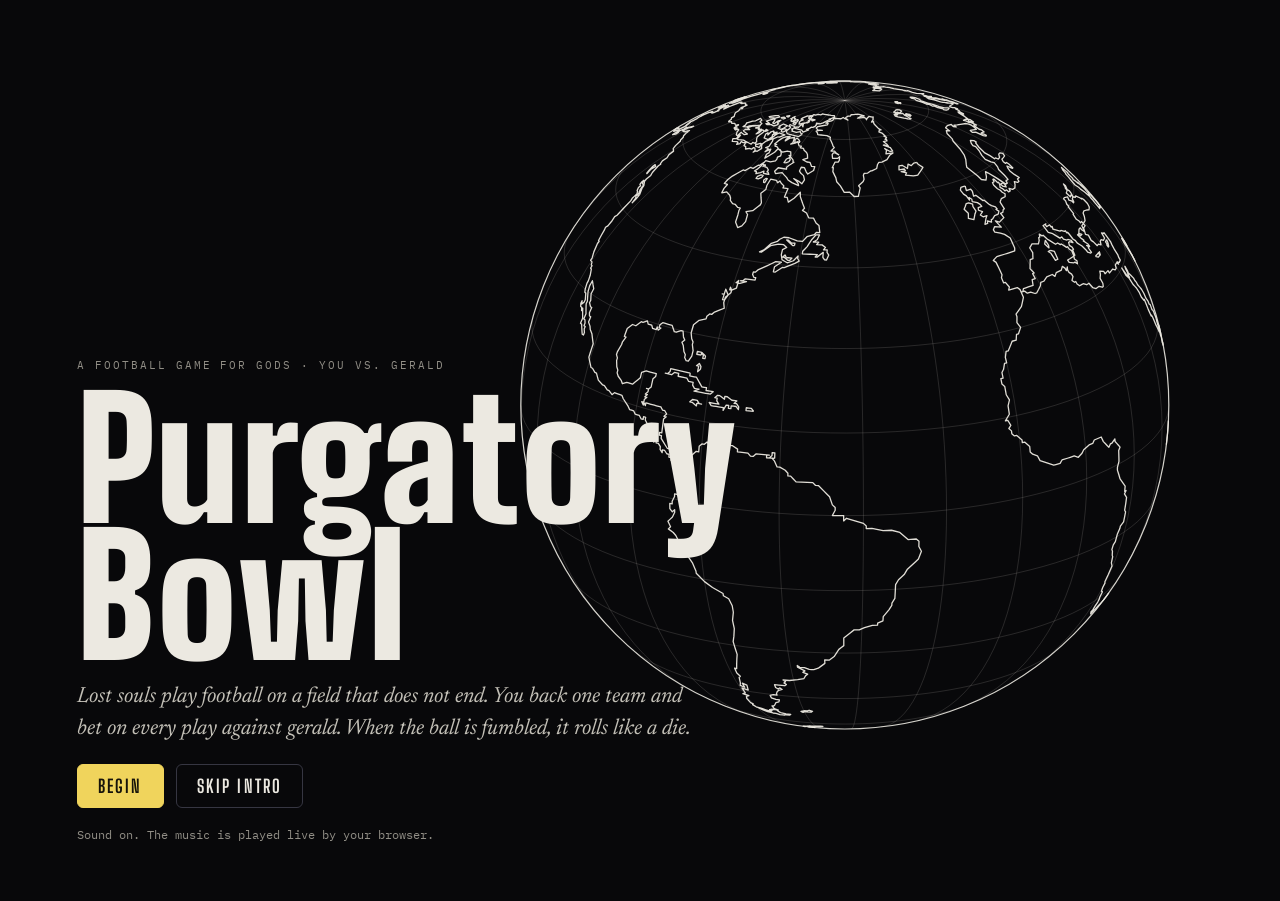
<file: purgatory-bowl/index.html>
<!doctype html><html><head><link rel="manifest" href="../manifest.webmanifest">
<link rel="apple-touch-icon" href="../apple-touch-icon.png">
<meta name="apple-mobile-web-app-capable" content="yes">
<meta name="mobile-web-app-capable" content="yes">
<meta name="apple-mobile-web-app-title" content="Arcade">
<meta name="apple-mobile-web-app-status-bar-style" content="black-translucent">
<meta charset=utf8><meta name=viewport content="width=device-width,initial-scale=1,viewport-fit=cover"><style>:root{color-scheme:light;box-sizing:border-box;padding-top:env(safe-area-inset-top,0px);padding-bottom:env(safe-area-inset-bottom,0px)}html{scroll-padding-top:env(safe-area-inset-top,0px)}body{margin:0;padding:0;font:14px -apple-system,BlinkMacSystemFont,sans-serif;background:#fff;color:#000}img{max-width:100%}[hidden]:not([hidden=until-found i]){display:none!important}</style><script>(function(){var x0=null,y0=0;
addEventListener('touchstart',function(e){var t=e.touches[0];x0=(e.touches.length===1&&t.clientX<18)?t.clientX:null;y0=t.clientY;},{passive:true,capture:true});
addEventListener('touchend',function(e){if(x0===null)return;var t=e.changedTouches[0];if(t.clientX-x0>90&&Math.abs(t.clientY-y0)<80)location.href='../';x0=null;},{passive:true,capture:true});
})();</script>
<script>if('serviceWorker' in navigator)addEventListener('load',function(){navigator.serviceWorker.register('../sw.js').catch(function(){});});</script>
</head><body>
<title>Purgatory Bowl</title>
<link rel="preconnect" href="https://fonts.googleapis.com">
<link rel="preconnect" href="https://fonts.gstatic.com" crossorigin>
<link rel="stylesheet" href="https://fonts.googleapis.com/css2?family=Big+Shoulders+Display:wght@500;700;900&family=IBM+Plex+Mono:ital,wght@0,400;0,500;0,600;1,400&family=Newsreader:ital,opsz,wght@1,6..72,400;1,6..72,500&display=swap">
<style>
/* Layout: one dark broadcast room. The 3D field fills the middle, a scoreboard rail runs across the top,
   the record sits on the right, and the gods' bench runs along the bottom. Single deliberate dark look:
   white vector lines on black, five solid colors for the five shapes of the ball. */
:root{
  --void:#08080A; --panel:#0E0E12; --panel-2:#14141A; --rule:#24242C; --rule-2:#363642;
  --ink:#ECE9E1; --ink-2:#C2BFB6; --dim:#918E86;
  --gold:#F0D45C; --tetra:#FF5C5C; --cube:#FF9A3C; --octa:#52DB8E; --dodeca:#F0D45C; --icosa:#5DB2FF;
  --display:'Big Shoulders Display','Arial Narrow','Helvetica Neue Condensed',Impact,sans-serif;
  --mono:'IBM Plex Mono',ui-monospace,SFMono-Regular,Menlo,Consolas,monospace;
  --serif:'Newsreader',Georgia,'Times New Roman',serif;
  --r:6px;
  color-scheme:dark;
}
*{box-sizing:border-box}
.logo-cv{display:block;width:100%;height:100%}
.logo-opt .logo-cv{width:52px;height:52px}
.versus .logo-cv{width:44px;height:44px;flex:0 0 auto}
.final-score .logo-cv{width:56px;height:56px}
[hidden]{display:none!important}
html,body{height:100%}
body{margin:0}
body{background:var(--void);color:var(--ink);font-family:var(--mono);font-size:14px;line-height:1.5;-webkit-font-smoothing:antialiased;overflow-x:hidden}
button,input{font:inherit;color:inherit}
button{cursor:pointer}
:focus-visible{outline:2px solid var(--gold);outline-offset:2px}
.sr-only{position:absolute;width:1px;height:1px;overflow:hidden;clip:rect(0 0 0 0);white-space:nowrap}
.eyebrow{margin:0;font-size:11px;letter-spacing:.18em;text-transform:uppercase;color:var(--dim)}
.btn{display:inline-flex;align-items:center;justify-content:center;gap:8px;min-height:44px;padding:0 20px;border-radius:var(--r);border:1px solid var(--rule-2);background:var(--panel-2);font-family:var(--display);font-weight:700;font-size:18px;letter-spacing:.12em;text-transform:uppercase}
.btn:hover{border-color:var(--ink-2)}
.btn-gold{background:var(--gold);color:#16130A;border-color:var(--gold)}
.btn-gold:hover{background:#F6E08A;border-color:#F6E08A}
.btn-ghost{background:transparent}
.btn-small{min-height:34px;padding:0 12px;font-size:14px}
.btn:disabled{opacity:.45;cursor:not-allowed}
#app{height:100%}
.screen{position:relative;min-height:100%}

/* ---------- Intro ---------- */
.intro{height:100%;overflow:hidden;background:var(--void)}
#globe{position:absolute;inset:0;width:100%;height:100%;display:block}
.intro-ui{position:relative;z-index:2;height:100%;display:flex;flex-direction:column;justify-content:flex-end;gap:18px;padding-inline:clamp(16px,6vw,88px);padding-block:48px 56px;max-width:860px;transition:opacity .8s ease}
.intro-ui.gone{opacity:0;pointer-events:none}
.wordmark{margin:0;font-family:var(--display);font-weight:900;font-size:clamp(64px,13vw,168px);line-height:.82;letter-spacing:.01em;text-wrap:balance}
.intro-lede{margin:0;max-width:52ch;font-family:var(--serif);font-style:italic;font-size:clamp(18px,2.2vw,22px);line-height:1.45;color:var(--ink-2)}
.intro-actions{display:flex;flex-wrap:wrap;gap:12px}
.fine{margin:0;font-size:12px;color:var(--dim)}
.captions{position:absolute;z-index:3;left:0;right:0;bottom:12vh;text-align:center;padding-inline:16px;font-size:clamp(14px,1.8vw,19px);letter-spacing:.2em;text-transform:uppercase;pointer-events:none}
.captions span{display:inline-block;background:rgba(8,8,10,.72);padding:6px 12px;animation:cap .6s ease both}
@keyframes cap{from{opacity:0;transform:translateY(6px)}to{opacity:1;transform:none}}

/* ---------- Setup ---------- */
.setup{min-height:100%;background:var(--void)}
#solids{position:fixed;inset:0;width:100%;height:100%;display:block;opacity:.85}
.setup-wrap{position:relative;z-index:2;max-width:1180px;margin:0 auto;padding-inline:16px;padding-block:40px 64px;display:flex;flex-direction:column;gap:28px}
.h-display{margin:0;font-family:var(--display);font-weight:900;font-size:clamp(40px,6vw,72px);line-height:.9;text-wrap:balance;max-width:16ch}
.setup-head{display:flex;flex-direction:column;gap:12px}
.lede{margin:0;max-width:60ch;font-family:var(--serif);font-style:italic;font-size:19px;color:var(--ink-2)}
.setup-grid{display:grid;grid-template-columns:minmax(0,1.15fr) minmax(0,1fr);gap:24px}
@media (max-width:860px){.setup-grid{grid-template-columns:minmax(0,1fr)}}
.setup-form,.setup-preview{display:flex;flex-direction:column;gap:22px;min-width:0}
.panel{background:rgba(14,14,18,.88);border:1px solid var(--rule);border-radius:var(--r);padding:20px;backdrop-filter:blur(6px)}
.field{display:flex;flex-direction:column;gap:8px}
.field label,fieldset legend{font-size:11px;letter-spacing:.18em;text-transform:uppercase;color:var(--dim)}
fieldset{border:0;margin:0;padding:0;display:flex;flex-direction:column;gap:10px;min-width:0}
#team-name{min-height:52px;padding:0 14px;background:var(--void);border:1px solid var(--rule-2);border-radius:var(--r);font-family:var(--display);font-weight:700;font-size:28px;letter-spacing:.04em;text-transform:uppercase}
#team-name:focus{border-color:var(--ink-2);outline:none}
.swatches{display:flex;flex-wrap:wrap;gap:10px}
.swatch{position:relative;width:44px;height:44px}
.swatch input{position:absolute;inset:0;opacity:0;margin:0;cursor:pointer}
.swatch span{display:block;width:100%;height:100%;border-radius:50%;background:var(--c);border:2px solid var(--void);box-shadow:0 0 0 1px var(--rule-2)}
.swatch input:checked+span{box-shadow:0 0 0 2px var(--ink)}
.swatch input:focus-visible+span{outline:2px solid var(--gold);outline-offset:3px}
.swatch.custom input[type=color]{opacity:0}
.swatch.custom span{background:conic-gradient(from 0deg,#FF5C5C,#FF9A3C,#F0D45C,#52DB8E,#5DB2FF,#C792FF,#FF5C5C)}
.logos{display:grid;grid-template-columns:repeat(4,minmax(0,1fr));gap:10px}
.logo-opt{position:relative}
.logo-opt input{position:absolute;opacity:0;inset:0;margin:0;cursor:pointer}
.logo-opt span{display:flex;flex-direction:column;align-items:center;gap:4px;padding:10px 6px;border:1px solid var(--rule);border-radius:var(--r);background:var(--void);font-size:11px;letter-spacing:.1em;text-transform:uppercase;color:var(--dim)}
.logo-opt svg{width:52px;height:52px}
.logo-opt input:checked+span{border-color:var(--ink);color:var(--ink)}
.logo-opt input:focus-visible+span{outline:2px solid var(--gold);outline-offset:2px}
.team-card{display:flex;align-items:center;gap:18px}
.team-card .big-logo{width:104px;height:104px;flex:0 0 auto}
.team-card .big-logo svg{width:100%;height:100%}
.tc-name{font-family:var(--display);font-weight:900;font-size:clamp(34px,4.6vw,52px);line-height:.88;text-transform:uppercase;overflow-wrap:anywhere}
.tc-sub{font-size:12px;color:var(--dim);letter-spacing:.08em}
.tc-stripe{display:flex;gap:6px;margin-top:10px}
.tc-stripe i{display:block;height:6px;width:56px;border-radius:3px}
.rp-head{display:flex;justify-content:space-between;align-items:center;gap:12px}
.rp-head h3{margin:0;font-size:11px;font-weight:500;letter-spacing:.18em;text-transform:uppercase;color:var(--dim)}
#rp-list{list-style:none;margin:12px 0 0;padding:0;display:grid;grid-template-columns:repeat(2,minmax(0,1fr));gap:4px 16px;font-size:13px}
#rp-list li{display:flex;gap:8px;min-width:0;white-space:nowrap;overflow:hidden;text-overflow:ellipsis}
#rp-list b{display:inline-block;min-width:30px;font-weight:500;color:var(--dim);font-variant-numeric:tabular-nums}
#rp-list em{font-style:normal;color:var(--dim);font-size:11px;letter-spacing:.08em}
.versus{display:flex;align-items:center;gap:14px;font-size:13px;color:var(--ink-2)}
.versus svg{width:44px;height:44px;flex:0 0 auto}
.versus strong{font-family:var(--display);font-size:22px;letter-spacing:.04em;text-transform:uppercase;color:var(--ink)}
.btn-big{min-height:60px;font-size:24px}

/* ---------- Game: a live-betting app ----------
   Phone first. The watch area (score card + field) stays pinned at the top, the bet markets scroll under it,
   and an action bar with the bet slip sits above a bottom tab bar. On wide screens the watch area fills the
   left and the markets, slip and tabs sit in a right-hand column, like a sportsbook's web layout. */
.game{--top:52px;--tabh:60px;--actH:62px;--green:#52DB8E;--red:#FF5C5C;background:var(--void);min-height:100%}
.topbar{display:flex;align-items:center;gap:12px;height:var(--top);padding-inline:16px;border-bottom:1px solid var(--rule);background:var(--void)}
.brand{font-family:var(--display);font-weight:900;font-size:22px;letter-spacing:.04em;text-transform:uppercase;white-space:nowrap}
.brand small{font-family:var(--mono);font-weight:400;font-size:10px;letter-spacing:.16em;color:var(--dim);margin-left:8px}
.wallet{display:flex;align-items:baseline;gap:8px;margin-left:auto;padding:5px 12px;border:1px solid var(--rule-2);border-radius:999px;background:var(--panel);white-space:nowrap}
.wallet b{font-family:var(--display);font-weight:900;font-size:22px;line-height:1;color:var(--gold);font-variant-numeric:tabular-nums}
.wallet .w-lab{font-size:10px;letter-spacing:.16em;text-transform:uppercase;color:var(--dim)}
.wallet .w-sub{font-size:11px;color:var(--dim);font-variant-numeric:tabular-nums}
.wallet .w-sub .won{color:var(--green)}.wallet .w-sub .lost{color:var(--red)}
.wallet b.flash-up{animation:fu 1.2s ease}.wallet b.flash-down{animation:fd 1.2s ease}
@keyframes fu{0%{color:#52DB8E;transform:scale(1.18)}100%{color:var(--gold);transform:none}}
@keyframes fd{0%{color:#FF5C5C;transform:scale(.92)}100%{color:var(--gold);transform:none}}
.tb-ctl{display:flex;gap:6px}
.icon-btn{display:inline-flex;align-items:center;justify-content:center;width:38px;height:38px;border-radius:50%;border:1px solid var(--rule-2);background:var(--panel);color:var(--ink-2);padding:0}
.icon-btn svg{width:18px;height:18px}
.icon-btn.txt{font-size:12px;font-weight:600;letter-spacing:.02em}
.icon-btn[aria-pressed=false].mute{color:var(--dim);opacity:.7}
.icon-btn:hover{border-color:var(--ink-2);color:var(--ink)}
.seg{display:inline-flex;border:1px solid var(--rule-2);border-radius:999px;overflow:hidden;background:rgba(14,14,18,.88);padding:2px;gap:2px}
.seg button{min-height:30px;min-width:40px;padding:0 12px;border:0;border-radius:999px;background:transparent;font-size:12px;letter-spacing:.04em;color:var(--ink-2);white-space:nowrap}
.seg button[aria-pressed=true]{background:var(--ink);color:var(--void)}
.tog{min-height:34px;padding:0 12px;border:1px solid var(--rule-2);border-radius:999px;background:rgba(14,14,18,.88);font-size:12px;letter-spacing:.04em;color:var(--ink-2);white-space:nowrap}
.tog[aria-pressed=true]{border-color:var(--ink-2);color:var(--ink)}

.main{display:grid;grid-template-columns:minmax(0,1fr) 420px;height:calc(100vh - var(--top));height:calc(100dvh - var(--top))}
.watch{display:flex;flex-direction:column;min-width:0;min-height:0}

/* score card */
.scorecard{display:grid;grid-template-columns:minmax(0,1fr) auto;gap:4px 16px;align-items:center;padding:10px 16px;border-bottom:1px solid var(--rule);background:var(--panel)}
.sc-teams{display:flex;flex-direction:column;gap:4px;min-width:0}
.sc-row{display:grid;grid-template-columns:28px minmax(0,1fr) auto;align-items:center;gap:10px;min-width:0}
.sc-row .logo{width:28px;height:28px}
.sc-row .logo svg{width:100%;height:100%;display:block}
.sc-name{display:flex;align-items:center;gap:8px;min-width:0;font-family:var(--display);font-weight:700;font-size:20px;line-height:1.05;letter-spacing:.03em;text-transform:uppercase}
.sc-name span{overflow:hidden;text-overflow:ellipsis;white-space:nowrap}
.sc-name em{font-family:var(--mono);font-style:normal;font-weight:400;font-size:10px;letter-spacing:.12em;text-transform:lowercase;color:var(--dim);flex:0 0 auto}
.sc-score{font-family:var(--display);font-weight:900;font-size:30px;line-height:.95;font-variant-numeric:tabular-nums;min-width:1.4em;text-align:right}
.poss{flex:0 0 auto;width:8px;height:8px;border-radius:50%;background:var(--ink);opacity:0;transition:opacity .3s}
.poss.on{opacity:1}
.sc-state{display:flex;flex-direction:column;align-items:flex-end;gap:2px;padding-left:16px;border-left:1px solid var(--rule);min-width:118px;text-align:right}
.sc-clock{display:flex;align-items:center;gap:8px;font-family:var(--display);font-weight:700;font-size:20px;letter-spacing:.05em;font-variant-numeric:tabular-nums}
.live-dot{display:inline-flex;align-items:center;gap:5px;padding:2px 7px;border-radius:3px;background:var(--red);color:#16130A;font-family:var(--mono);font-weight:600;font-size:10px;letter-spacing:.12em;text-transform:uppercase}
.live-dot.off{background:var(--rule-2);color:var(--ink-2)}
.sc-sit{font-family:var(--display);font-weight:900;font-size:22px;line-height:1;letter-spacing:.04em;text-transform:uppercase}
.sc-sit2{font-size:11px;letter-spacing:.08em;color:var(--ink-2);text-transform:uppercase;white-space:nowrap}

/* the viewer: live 3D or play-by-play */
.viewer{position:relative;flex:1 1 auto;min-height:0;overflow:hidden;background:var(--void)}
.stage{position:absolute;inset:0;overflow:hidden}
#three{position:absolute;inset:0;width:100%;height:100%;display:block;touch-action:none}
.labels{position:absolute;inset:0;pointer-events:none;overflow:hidden}
.tag{position:absolute;left:0;top:0;display:flex;align-items:center;gap:6px;padding:2px 7px 2px 5px;border-radius:3px;background:rgba(8,8,10,.82);border:1px solid rgba(236,233,225,.18);font-size:11px;line-height:1.35;white-space:nowrap;will-change:transform}
.tag i{width:7px;height:7px;border-radius:50%;background:var(--c)}
.tag b{font-weight:500;color:var(--dim);font-variant-numeric:tabular-nums}
.tag.hot{border-color:var(--c)}
.ov{position:absolute;z-index:3;display:flex;gap:8px;align-items:center}
.ov-top{top:10px;left:10px;right:10px;justify-content:space-between;pointer-events:none}
.ov-top>*{pointer-events:auto}
.ov-cam{display:flex;gap:6px;align-items:center}
.cam-cycle{display:none}
.ball-chip{position:absolute;z-index:3;right:10px;top:52px;display:flex;align-items:center;gap:8px;padding:4px 12px 4px 6px;border:1px solid var(--rule-2);border-radius:999px;background:rgba(8,8,10,.85);font-size:10px;letter-spacing:.12em;text-transform:uppercase}
.ball-chip canvas{width:24px;height:24px}
.fxbar{position:absolute;z-index:3;right:10px;top:90px;display:flex;flex-direction:column;align-items:flex-end;gap:6px;pointer-events:none;max-width:46%}
.fx{display:inline-flex;align-items:baseline;gap:8px;padding:4px 10px;border-radius:999px;background:rgba(8,8,10,.86);border:1px solid var(--red);font-size:11px;letter-spacing:.08em;text-transform:uppercase;color:var(--ink)}
.fx i{font-style:normal;font-size:10px;color:var(--dim);letter-spacing:.06em}
.ticker{position:absolute;z-index:2;left:0;right:0;bottom:0;padding:28px 16px 10px;background:linear-gradient(transparent,rgba(8,8,10,.92) 55%);font-size:13px;line-height:1.45;color:var(--ink-2);pointer-events:none;display:-webkit-box;-webkit-line-clamp:3;-webkit-box-orient:vertical;overflow:hidden}
.ticker strong{color:var(--ink);font-weight:500}
.ticker .k{font-size:10px;letter-spacing:.14em;margin-right:8px;color:var(--c,var(--dim))}
.viewer.pbp-on .stage,.viewer.pbp-on .ticker,.viewer.pbp-on .ball-chip,.viewer.pbp-on .ov-cam{visibility:hidden}
.callout{position:absolute;z-index:4;left:50%;top:52px;transform:translateX(-50%);padding:5px 14px;border-radius:999px;background:rgba(8,8,10,.86);border:1px solid var(--rule-2);font-size:11px;letter-spacing:.12em;text-transform:uppercase;color:var(--ink-2);white-space:nowrap;max-width:calc(100% - 140px);overflow:hidden;text-overflow:ellipsis;pointer-events:none}
.callout b{color:var(--ink);font-weight:600}
.viewer.pbp-on .callout{display:none}
.banner{position:absolute;z-index:5;left:50%;top:44%;transform:translate(-50%,-50%);display:flex;flex-direction:column;align-items:center;gap:4px;padding:12px 26px;background:rgba(8,8,10,.9);border:1px solid var(--rule-2);border-radius:var(--r);text-align:center;max-width:calc(100% - 32px);pointer-events:none;animation:pop .3s cubic-bezier(.2,1.5,.4,1) both}
.banner .b1{font-family:var(--display);font-weight:900;font-size:clamp(40px,7vw,76px);line-height:.9;letter-spacing:.04em;text-transform:uppercase}
.banner .b2{font-size:11px;letter-spacing:.16em;color:var(--ink-2);text-transform:uppercase}
@keyframes pop{from{opacity:0;transform:translate(-50%,-50%) scale(.85)}to{opacity:1;transform:translate(-50%,-50%) scale(1)}}
.rollcard{position:absolute;z-index:4;left:12px;right:12px;bottom:12px;max-width:560px;margin-inline:auto;display:flex;gap:14px;align-items:center;padding:12px 16px;background:rgba(8,8,10,.94);border:1px solid var(--c);border-radius:var(--r)}
.rollcard .face{font-family:var(--display);font-weight:900;font-size:52px;line-height:.8;color:var(--c);font-variant-numeric:tabular-nums;min-width:1.2em;text-align:center}
.rollcard .rc-1{font-size:10px;letter-spacing:.16em;color:var(--dim);text-transform:uppercase}
.rollcard .rc-2{font-family:var(--serif);font-style:italic;font-size:18px;line-height:1.35}
.rollcard .btn{margin-top:8px}
.payout{position:absolute;z-index:6;left:50%;top:40%;transform:translate(-50%,-50%) scale(.8);opacity:0;display:flex;flex-direction:column;align-items:center;gap:2px;padding:12px 26px;border-radius:var(--r);background:rgba(8,8,10,.92);border:2px solid var(--c,var(--ink));pointer-events:none;text-align:center;transition:transform .25s cubic-bezier(.2,1.6,.4,1),opacity .2s}
.payout.show{opacity:1;transform:translate(-50%,-50%) scale(1)}
.payout b{font-family:var(--display);font-weight:900;font-size:64px;line-height:.9;color:var(--c);font-variant-numeric:tabular-nums}
.payout span{font-size:11px;letter-spacing:.14em;text-transform:uppercase;color:var(--ink-2);max-width:32ch}
.payout.up{--c:#52DB8E}.payout.down{--c:#FF5C5C}.payout.even{--c:var(--ink-2)}
.payout.big b{font-size:96px}

/* play-by-play view */
.pbp{position:absolute;inset:0;display:flex;flex-direction:column;padding:56px 16px 0;background:var(--void)}
.trk-wrap{flex:0 0 auto;position:relative}
#tracker{display:block;width:100%;height:auto;aspect-ratio:2.6;max-height:42vh;border-radius:4px}
.pbp-sit{display:flex;justify-content:space-between;align-items:baseline;gap:12px;flex-wrap:wrap;padding:10px 0 8px;border-bottom:1px solid var(--rule)}
.pbp-sit b{font-family:var(--display);font-weight:900;font-size:22px;letter-spacing:.04em;text-transform:uppercase}
.pbp-sit span{font-size:12px;color:var(--ink-2)}
.pbp-now{min-height:22px;padding:8px 0 0;font-size:13px;color:var(--gold)}
.pbp-list{list-style:none;margin:0;padding:0 0 16px;flex:1 1 auto;min-height:0;overflow-y:auto}
.pbp-list li{display:grid;grid-template-columns:58px minmax(0,1fr) auto;gap:10px;align-items:start;padding:10px 0;border-top:1px solid var(--rule);font-size:13px;line-height:1.5;color:var(--ink-2)}
.pbp-list li:first-child{border-top:0}
.pbp-list .when{font-size:10px;letter-spacing:.06em;color:var(--dim);line-height:1.4;font-variant-numeric:tabular-nums}
.pbp-list .when i{display:block;font-style:normal;color:var(--ink-2)}
.pbp-list .txt strong{color:var(--ink);font-weight:500}
.pbp-list .k{display:inline-block;margin-right:6px;font-size:10px;letter-spacing:.14em;color:var(--c,var(--dim))}
.pbp-list .gain{font-family:var(--display);font-weight:700;font-size:17px;line-height:1.2;font-variant-numeric:tabular-nums;padding:0 6px;border-radius:3px;color:var(--ink-2)}
.pbp-list .gain.pos{color:var(--green)}.pbp-list .gain.neg{color:var(--red)}
.pbp-list li.score{background:linear-gradient(90deg,rgba(236,233,225,.06),transparent)}
.pbp-list li.score .txt{color:var(--ink)}
.pbp-list li.roll .txt{font-family:var(--serif);font-style:italic;font-size:15px;color:var(--ink)}
.pbp-list li.bet .txt{color:var(--gold)}
.pbp-list li.drive{grid-template-columns:minmax(0,1fr) auto;padding:8px 10px;margin:6px 0;border:1px solid var(--rule-2);border-radius:var(--r);background:var(--panel);font-size:12px}
.pbp-list li.drive b{font-weight:600;color:var(--ink)}
.pbp-list li.drive + li{border-top:0}

/* the right-hand column: tabs, markets, slip */
.betpanel{display:flex;flex-direction:column;min-height:0;border-left:1px solid var(--rule);background:var(--panel)}
.tabbar{display:flex;flex:0 0 auto;border-bottom:1px solid var(--rule);background:var(--panel)}
.tabbar button{position:relative;flex:1 1 0;display:flex;flex-direction:column;align-items:center;justify-content:center;gap:3px;min-height:48px;border:0;background:transparent;font-size:11px;letter-spacing:.08em;text-transform:uppercase;color:var(--dim);border-bottom:2px solid transparent}
.tabbar button svg{display:none;width:20px;height:20px}
.tabbar button[aria-selected=true]{color:var(--ink);border-bottom-color:var(--gold)}
.tabbar .badge{position:absolute;top:6px;right:calc(50% - 38px);min-width:17px;height:17px;padding:0 5px;border-radius:999px;background:var(--gold);color:#16130A;font-size:10px;font-weight:600;line-height:17px;letter-spacing:0}
.pane{flex:1 1 auto;min-height:0;overflow-y:auto;padding:12px 14px 24px}
.pane-head{display:flex;flex-wrap:wrap;gap:8px 14px;align-items:center;justify-content:space-between;margin-bottom:12px}
.hint{margin:0;font-size:12px;color:var(--dim);flex:1 1 220px}
.stakebar{flex:0 0 100%;display:flex;align-items:center;gap:6px;padding:10px 12px;border:1px solid var(--rule-2);border-radius:var(--r);background:var(--void)}
.stakebar .lab{display:flex;flex-direction:column;flex:0 0 auto;margin-right:4px;font-size:10px;letter-spacing:.14em;text-transform:uppercase;color:var(--dim);line-height:1.3}
.stakebar .lab b{font-family:var(--display);font-weight:900;font-size:22px;letter-spacing:.02em;color:var(--gold);line-height:1}
.stakebar .chip{flex:1 1 0;min-width:0;padding:0 4px;white-space:nowrap}
.act-1 .caret{display:inline-block;margin-left:6px;font-size:12px;color:var(--gold)}
.hint b{color:var(--ink-2);font-weight:500}
.switches{display:flex;gap:14px;flex-wrap:wrap}
.switch{display:inline-flex;align-items:center;gap:8px;font-size:12px;color:var(--ink-2);min-height:32px;cursor:pointer}
.switch input{appearance:none;-webkit-appearance:none;width:34px;height:20px;margin:0;border-radius:999px;background:var(--rule-2);position:relative;cursor:pointer;transition:background .2s}
.switch input::after{content:'';position:absolute;top:2px;left:2px;width:16px;height:16px;border-radius:50%;background:var(--ink);transition:transform .2s}
.switch input:checked{background:var(--gold)}
.switch input:checked::after{transform:translateX(14px);background:#16130A}

.state-card{display:flex;align-items:center;gap:10px;padding:12px 14px;margin-bottom:12px;border-radius:var(--r);border:1px solid var(--rule-2);background:var(--void);font-size:13px;color:var(--ink-2)}
.state-card b{color:var(--ink);font-weight:600}
.state-card.hot{border-color:var(--gold);color:var(--ink)}
.state-card .dot{width:8px;height:8px;border-radius:50%;background:var(--dim);flex:0 0 auto}
.state-card.hot .dot{background:var(--gold);animation:blink 1s ease infinite}
@keyframes blink{50%{opacity:.25}}
.mcard{margin-bottom:12px;border:1px solid var(--rule);border-radius:var(--r);background:var(--void);overflow:hidden}
.mcard.live{border-color:var(--c,var(--gold))}
.mc-head{display:flex;align-items:baseline;justify-content:space-between;gap:10px;padding:10px 14px 8px;border-bottom:1px solid var(--rule)}
.mc-head h3{margin:0;font-family:var(--display);font-weight:900;font-size:18px;letter-spacing:.05em;text-transform:uppercase}
.mcard.live .mc-head h3{color:var(--c,var(--gold))}
.mc-head span{font-size:11px;color:var(--dim);text-align:right}
.mrow{padding:10px 14px 12px}
.mrow+.mrow{border-top:1px solid var(--rule)}
.mr-title{display:flex;justify-content:space-between;gap:10px;margin-bottom:8px;font-size:13px;color:var(--ink)}
.mr-title span{font-size:11px;color:var(--dim)}
.opts{display:grid;grid-template-columns:repeat(var(--n,2),minmax(0,1fr));gap:6px}
.opts.wrap{grid-template-columns:repeat(auto-fill,minmax(112px,1fr))}
.opts.faces{grid-template-columns:repeat(auto-fill,minmax(44px,1fr))}
.opt{position:relative;display:flex;flex-direction:column;align-items:center;justify-content:center;gap:2px;min-height:54px;padding:6px 8px;border:1px solid var(--rule-2);border-radius:var(--r);background:var(--panel-2);text-align:center;min-width:0;transition:border-color .15s,background .15s}
.opt .o-lab{font-size:12px;line-height:1.25;color:var(--ink-2);max-width:100%;overflow:hidden;text-overflow:ellipsis;white-space:nowrap}
.opt .o-sub{font-size:10px;color:var(--dim);max-width:100%;overflow:hidden;text-overflow:ellipsis;white-space:nowrap}
.opt .o-odds{font-family:var(--display);font-weight:900;font-size:21px;line-height:1;color:var(--gold);font-variant-numeric:tabular-nums}
.opt.long .o-odds{color:var(--tetra)}
.opts.faces .opt{min-height:46px;padding:4px 2px}
.opts.faces .o-lab{font-family:var(--display);font-weight:900;font-size:18px;color:var(--ink)}
.opts.faces .o-odds{font-size:13px}
.opt:hover:not(:disabled){border-color:var(--gold)}
.opt.sel{background:var(--gold);border-color:var(--gold)}
.opt.sel .o-lab,.opt.sel .o-sub,.opt.sel .o-odds{color:#16130A}
.opt.placed{border-color:var(--gold);background:rgba(240,212,92,.1)}
.opt.placed::after{content:'✓';position:absolute;top:3px;right:6px;font-size:11px;color:var(--gold)}
.opt:disabled{cursor:not-allowed}
.opt:disabled:not(.placed){opacity:.38}
.mcard.locked .opt{opacity:.38}
.mcard.locked .opt.placed{opacity:1}
.empty{padding:28px 14px;text-align:center;font-size:13px;color:var(--dim);border:1px dashed var(--rule-2);border-radius:var(--r)}

/* action bar + slip */
.action{position:relative;flex:0 0 auto;display:flex;align-items:center;gap:12px;min-height:var(--actH);padding:8px 14px;border-top:1px solid var(--rule);background:var(--panel)}
.act-timer{position:absolute;left:0;right:0;top:-1px;height:3px;background:transparent}
.act-timer i{display:block;height:100%;background:var(--gold);transform-origin:left;transform:scaleX(0)}
.act-timer i.low{background:var(--red)}
.act-info{display:flex;flex-direction:column;min-width:96px;flex:1 1 auto;background:none;border:0;padding:0;text-align:left;color:inherit}
.act-1{font-family:var(--display);font-weight:900;font-size:19px;line-height:1.1;letter-spacing:.04em;text-transform:uppercase;white-space:nowrap;overflow:hidden;text-overflow:ellipsis}
.act-2{font-size:11px;color:var(--dim);white-space:nowrap;overflow:hidden;text-overflow:ellipsis}
.act-2 b{color:var(--gold);font-weight:600}
.action .btn{flex:0 0 auto;min-height:44px;padding:0 16px;font-size:16px}
.slip{flex:0 0 auto;border-top:1px solid var(--rule-2);background:var(--panel-2);padding:12px 14px;display:flex;flex-direction:column;gap:10px;max-height:52vh;overflow-y:auto}
.slip-head{display:flex;justify-content:space-between;align-items:center}
.slip-head h3{margin:0;font-family:var(--display);font-weight:900;font-size:18px;letter-spacing:.05em;text-transform:uppercase}
.linkbtn{border:0;background:none;padding:6px 0;font-size:12px;color:var(--dim);text-decoration:underline;text-underline-offset:3px}
.picks{list-style:none;margin:0;padding:0;display:flex;flex-direction:column;gap:6px}
.picks li{display:grid;grid-template-columns:minmax(0,1fr) auto 32px;gap:10px;align-items:center;padding:8px 10px;border:1px solid var(--rule-2);border-radius:var(--r);background:var(--void)}
.picks .p-m{font-size:11px;color:var(--dim);white-space:nowrap;overflow:hidden;text-overflow:ellipsis}
.picks .p-o{font-size:14px;color:var(--ink);white-space:nowrap;overflow:hidden;text-overflow:ellipsis}
.picks .p-x{font-family:var(--display);font-weight:900;font-size:20px;color:var(--gold);font-variant-numeric:tabular-nums}
.picks .rm{width:32px;height:32px;border:0;border-radius:50%;background:transparent;color:var(--dim);font-size:18px;line-height:1}
.picks .rm:hover{background:var(--panel-2);color:var(--ink)}
.stakes{display:flex;flex-wrap:wrap;align-items:center;gap:6px}
.stakes .lab{flex:0 0 100%;font-size:11px;color:var(--dim)}
.stakes .chip{flex:1 1 0;min-width:0;padding:0 4px;white-space:nowrap}
.chip{min-width:46px;min-height:36px;padding:0 10px;border:1px solid var(--rule-2);border-radius:999px;background:var(--void);font-size:13px;font-variant-numeric:tabular-nums;color:var(--ink-2)}
.chip[aria-pressed=true]{background:var(--ink);color:var(--void);border-color:var(--ink)}
.chip:disabled{opacity:.35;cursor:not-allowed}
.slip-sum{display:flex;justify-content:space-between;gap:10px;font-size:12px;color:var(--ink-2)}
.slip-sum b{color:var(--ink);font-weight:600;font-variant-numeric:tabular-nums}
.slip-sum .win b{color:var(--green)}
.toast{position:fixed;z-index:30;left:50%;bottom:calc(var(--tabh) + var(--actH) + 14px);transform:translate(-50%,10px);opacity:0;padding:10px 16px;border-radius:999px;background:var(--ink);color:var(--void);font-size:13px;font-weight:500;white-space:nowrap;max-width:calc(100% - 32px);overflow:hidden;text-overflow:ellipsis;pointer-events:none;transition:opacity .2s,transform .2s}
.toast.show{opacity:1;transform:translate(-50%,0)}
@media (min-width:981px){.toast{left:auto;right:24px;transform:translate(0,10px);bottom:96px}.toast.show{transform:none}}

/* My bets */
.sum-card{display:grid;grid-template-columns:1fr 1fr;gap:1px;margin-bottom:14px;border:1px solid var(--rule);border-radius:var(--r);overflow:hidden;background:var(--rule)}
.sum-card div{padding:12px 14px;background:var(--void)}
.sum-card .l{font-size:10px;letter-spacing:.16em;text-transform:uppercase;color:var(--dim)}
.sum-card .v{font-family:var(--display);font-weight:900;font-size:32px;line-height:1;font-variant-numeric:tabular-nums}
.sum-card .s{font-size:11px;color:var(--dim)}
.sum-card .s.won{color:var(--green)}.sum-card .s.lost{color:var(--red)}
.betlist{list-style:none;margin:0 0 6px;padding:0;display:flex;flex-direction:column;gap:6px}
.betlist li{display:grid;grid-template-columns:minmax(0,1fr) auto;gap:2px 12px;padding:10px 12px;border:1px solid var(--rule);border-radius:var(--r);background:var(--void);font-size:13px}
.betlist .b-m{font-size:11px;color:var(--dim)}
.betlist .b-o{color:var(--ink)}
.betlist .b-r{grid-row:1/3;grid-column:2;align-self:center;text-align:right;font-variant-numeric:tabular-nums}
.betlist .b-r b{display:block;font-family:var(--display);font-weight:900;font-size:20px;line-height:1}
.betlist .b-r small{font-size:10px;color:var(--dim)}
.betlist li.won .b-r b{color:var(--green)}.betlist li.lost .b-r b{color:var(--red)}.betlist li.push .b-r b{color:var(--ink-2)}
.betlist li.open{border-color:var(--rule-2)}
.betlist li.open .b-r b{color:var(--gold)}
.betlist li.ger{opacity:.8}
.sec-h{margin:18px 0 10px;font-size:11px;font-weight:500;letter-spacing:.18em;text-transform:uppercase;color:var(--dim)}
.sec-h:first-child{margin-top:0}
.ledger svg{display:block;width:100%;height:auto}
.ledger .key{display:flex;gap:14px;font-size:11px;color:var(--ink-2);margin:0 0 4px}
.ledger .key i{display:inline-block;width:10px;height:3px;border-radius:2px;margin-right:6px;vertical-align:middle;background:var(--c)}

/* Stats and Ball */
.sub-seg{margin-bottom:12px}
.cmp{display:grid;grid-template-columns:44px minmax(0,1fr) 44px;gap:4px 8px;align-items:center;font-size:12px;margin-bottom:10px}
.cmp .v{font-variant-numeric:tabular-nums;font-weight:500}
.cmp .v.r{text-align:right}
.cmp .lab{text-align:center;color:var(--dim);font-size:11px;letter-spacing:.08em}
.cmp .bars{grid-column:1/-1;display:flex;gap:3px;height:5px}
.cmp .bars i{display:block;height:100%;border-radius:2px}
.cmp .bars .l{display:flex;justify-content:flex-end;flex:1}
.cmp .bars .rr{display:flex;flex:1}
table.st{width:100%;border-collapse:collapse;font-size:12px;font-variant-numeric:tabular-nums}
table.st th{font-weight:500;text-align:left;font-size:10px;letter-spacing:.12em;color:var(--dim);text-transform:uppercase;padding:4px 4px 6px;border-bottom:1px solid var(--rule)}
table.st td{padding:6px 4px;border-bottom:1px solid var(--rule);vertical-align:top}
table.st td.n,table.st th.n{text-align:right}
.who{display:flex;align-items:center;gap:6px;min-width:0}
.who i{width:7px;height:7px;border-radius:50%;background:var(--c);flex:0 0 auto}
.soul-row{width:100%;display:grid;grid-template-columns:34px minmax(0,1fr) auto;gap:2px 10px;padding:9px 6px;border:0;border-bottom:1px solid var(--rule);background:transparent;text-align:left;border-radius:0}
.soul-row:hover{background:var(--panel-2)}
.soul-row[aria-pressed=true]{background:var(--panel-2);box-shadow:inset 2px 0 0 var(--c)}
.soul-row .num{font-family:var(--display);font-weight:700;font-size:22px;line-height:1;color:var(--c);font-variant-numeric:tabular-nums}
.soul-row .nm{font-size:13px;color:var(--ink);white-space:nowrap;overflow:hidden;text-overflow:ellipsis}
.soul-row .pos{font-size:10px;letter-spacing:.12em;color:var(--dim);text-align:right}
.soul-row .note{grid-column:2/-1;font-family:var(--serif);font-style:italic;font-size:13px;color:var(--dim)}
.soul-row .sl{grid-column:2/-1;font-size:11px;color:var(--ink-2)}
.legend{display:flex;flex-wrap:wrap;gap:6px 14px;margin:0 0 10px;font-size:11px;color:var(--ink-2)}
.legend b{font-weight:500;color:var(--ink)}
#ball-canvas{display:block;width:100%;max-width:300px;height:auto;aspect-ratio:1.25;margin:0 auto}
.ball-title{display:flex;align-items:baseline;justify-content:space-between;gap:8px}
.ball-title strong{font-family:var(--display);font-weight:900;font-size:30px;letter-spacing:.03em;text-transform:uppercase;color:var(--c)}
.ev-table{list-style:none;margin:0;padding:0;font-size:12px}
.ev-table li{display:grid;grid-template-columns:28px minmax(0,1fr);gap:8px;padding:5px 0;border-bottom:1px solid var(--rule);color:var(--ink-2)}
.ev-table li b{font-family:var(--display);font-size:17px;line-height:1;color:var(--dim);text-align:right;font-variant-numeric:tabular-nums}
.ev-table li.hit{color:var(--ink)}
.ev-table li.hit b{color:var(--c)}
.shape-strip{display:flex;gap:6px;flex-wrap:wrap;margin:6px 0 4px}
.shape-strip span{font-size:10px;letter-spacing:.1em;padding:3px 8px;border-radius:999px;border:1px solid var(--c);color:var(--c)}
.shape-strip span.cur{background:var(--c);color:var(--void)}
.mvp{display:flex;gap:14px;align-items:baseline;flex-wrap:wrap;padding:14px 0;border-block:1px solid var(--rule)}

/* ---------- phones and tablets ---------- */
@media (max-width:980px){
  .game{padding-bottom:calc(var(--tabh) + var(--actH) + env(safe-area-inset-bottom))}
  .topbar{height:48px;--top:48px;padding-inline:12px;gap:8px}
  .brand{font-size:18px}
  .brand small{display:none}
  .wallet{margin-left:auto;padding:4px 10px}
  .wallet b{font-size:19px}
  .wallet .w-lab{display:none}
  .icon-btn{width:34px;height:34px}
  .main{display:block;height:auto}
  .watch{position:sticky;top:0;z-index:8;background:var(--void);border-bottom:1px solid var(--rule)}
  .scorecard{padding:7px 12px;gap:2px 10px}
  .sc-row{grid-template-columns:22px minmax(0,1fr) auto;gap:8px}
  .sc-row .logo{width:22px;height:22px}
  .sc-name{font-size:16px}
  .sc-score{font-size:24px}
  .sc-state{min-width:96px;padding-left:10px}
  .sc-clock{font-size:15px;gap:6px}
  .sc-sit{font-size:18px}
  .sc-sit2{font-size:10px;letter-spacing:.04em}
  .viewer{flex:0 0 auto;height:clamp(190px,31vh,300px)}
  .ov-top{top:8px;left:8px;right:8px}
  .ov-cam .seg{display:none}
  .ov-cam .cam-cycle{display:inline-flex}
  .ov-cam #btn-names{display:none}
  .seg button{min-height:28px;padding:0 10px;font-size:11px}
  .tog{min-height:32px;font-size:11px;padding:0 10px}
  .ball-chip{display:none}
  .fxbar{top:46px;right:8px}
  .callout{top:46px;font-size:10px;max-width:calc(100% - 24px)}
  .ticker{font-size:12px;padding:22px 12px 8px;-webkit-line-clamp:2}
  .rollcard{left:8px;right:8px;bottom:8px;padding:8px 12px;gap:10px}
  .rollcard .face{font-size:40px}
  .rollcard .rc-2{font-size:15px}
  .payout b{font-size:44px}.payout.big b{font-size:60px}
  .banner .b1{font-size:44px}
  .pbp{padding:44px 12px 0}
  #tracker{aspect-ratio:3.1}
  .pbp-sit{padding:6px 0}
  .pbp-sit b{font-size:17px}
  .pbp-now{display:none}
  .pbp-list li{padding:7px 0;font-size:12px;grid-template-columns:50px minmax(0,1fr) auto}
  .betpanel{border-left:0;background:var(--void)}
  .tabbar{position:fixed;z-index:12;left:0;right:0;bottom:0;height:calc(var(--tabh) + env(safe-area-inset-bottom));padding-bottom:env(safe-area-inset-bottom);border-top:1px solid var(--rule);border-bottom:0;background:rgba(14,14,18,.97);backdrop-filter:blur(8px)}
  .tabbar button{border-bottom:0;font-size:10px;min-height:var(--tabh)}
  .tabbar button svg{display:block}
  .tabbar button[aria-selected=true]{color:var(--gold)}
  .tabbar .badge{top:5px;right:calc(50% - 22px)}
  .pane{overflow:visible;padding:12px 12px 20px}
  .action{position:fixed;z-index:14;left:0;right:0;bottom:calc(var(--tabh) + env(safe-area-inset-bottom));border-top:1px solid var(--rule-2);background:rgba(14,14,18,.97);backdrop-filter:blur(8px)}
  .slip{position:fixed;z-index:13;left:0;right:0;bottom:calc(var(--tabh) + var(--actH) + env(safe-area-inset-bottom));max-height:62vh;border-radius:14px 14px 0 0;border:1px solid var(--rule-2);border-bottom:0;box-shadow:0 -12px 40px rgba(0,0,0,.6)}
  .slip-scrim{position:fixed;z-index:12;inset:0;background:rgba(8,8,10,.6)}
}
@media (max-width:560px){.brand{display:none}.wallet{margin-left:0}.tb-ctl{margin-left:auto}.sc-name em{display:none}.sc-sit2 .t{display:none}}
@media (max-width:380px){.wallet .w-sub{display:none}.opts.wrap{grid-template-columns:repeat(2,minmax(0,1fr))}}
@media (min-width:981px){.slip-scrim{display:none!important}.slip .slip-close{display:none}}
@media (min-width:1500px){.main{grid-template-columns:minmax(0,1fr) 460px}}

.modal{position:fixed;inset:0;z-index:20;display:flex;align-items:center;justify-content:center;padding-inline:16px;padding-block:24px;background:rgba(8,8,10,.78);backdrop-filter:blur(4px);overflow-y:auto}
.modal-card{width:min(860px,100%);max-height:100%;overflow-y:auto;background:var(--panel);border:1px solid var(--rule-2);border-radius:var(--r);padding:28px;display:flex;flex-direction:column;gap:18px}
.modal-card h2{margin:0;font-family:var(--display);font-weight:900;font-size:clamp(44px,7vw,80px);line-height:.85;text-transform:uppercase}
.modal-card .say{margin:0;font-family:var(--serif);font-style:italic;font-size:19px;color:var(--ink-2);max-width:60ch}
.relic-choices{display:grid;grid-template-columns:repeat(3,minmax(0,1fr));gap:12px}
@media (max-width:700px){.relic-choices{grid-template-columns:minmax(0,1fr)}}
.relic-choice{display:flex;flex-direction:column;gap:8px;padding:16px;text-align:left;border:1px solid var(--rule-2);border-radius:var(--r);background:var(--void);min-height:150px}
.relic-choice:hover{border-color:var(--gold)}
.relic-choice .rn{font-family:var(--display);font-weight:900;font-size:24px;line-height:.95;text-transform:uppercase;color:var(--gold)}
.relic-choice .rx{font-size:13px;color:var(--ink-2)}
.final-score{display:flex;align-items:center;gap:20px;flex-wrap:wrap}
.final-score .fs{display:flex;align-items:center;gap:12px}
.final-score svg{width:56px;height:56px}
.final-score b{font-family:var(--display);font-weight:900;font-size:64px;line-height:.9;font-variant-numeric:tabular-nums}
.final-score span{font-family:var(--display);font-size:22px;text-transform:uppercase;letter-spacing:.04em;overflow-wrap:break-word;min-width:0}
.final-score .fs{min-width:0}
.modal-actions{display:flex;gap:12px;flex-wrap:wrap}
.mvp{display:flex;gap:14px;align-items:baseline;flex-wrap:wrap;padding:14px 0;border-block:1px solid var(--rule)}
.mvp strong{font-family:var(--display);font-size:28px;text-transform:uppercase;letter-spacing:.03em}
@media (prefers-reduced-motion:reduce){*{animation-duration:.01ms!important;transition-duration:.01ms!important}}
</style>

<div id="app">
  <section id="intro" class="screen intro">
    <canvas id="globe" aria-hidden="true"></canvas>
    <div class="intro-ui" id="intro-ui">
      <p class="eyebrow">A football game for gods · you vs. gerald</p>
      <h1 class="wordmark">Purgatory<br>Bowl</h1>
      <p class="intro-lede">Lost souls play football on a field that does not end. You back one team and bet on every play against gerald. When the ball is fumbled, it rolls like a die.</p>
      <div class="intro-actions">
        <button id="begin" class="btn btn-gold" type="button">Begin</button>
        <button id="skip" class="btn btn-ghost" type="button">Skip intro</button>
      </div>
      <p class="fine">Sound on. The music is played live by your browser.</p>
    </div>
    <div class="captions" id="captions"></div>
  </section>

  <section id="setup" class="screen setup" hidden>
    <canvas id="solids" aria-hidden="true"></canvas>
    <div class="setup-wrap">
      <header class="setup-head">
        <p class="eyebrow">Before kickoff</p>
        <h2 class="h-display">Choose your team</h2>
        <p class="lede">Name your team and pick its colors and crest. Then bet grace against gerald on every play of its game.</p>
      </header>
      <form id="team-form" class="setup-grid" novalidate>
        <div class="setup-form panel">
          <div class="field">
            <label for="team-name">Team name</label>
            <input id="team-name" name="team-name" maxlength="22" autocomplete="off" spellcheck="false">
          </div>
          <fieldset><legend>Primary color</legend><div class="swatches" id="sw-1"></div></fieldset>
          <fieldset><legend>Secondary color</legend><div class="swatches" id="sw-2"></div></fieldset>
          <fieldset><legend>Crest</legend><div class="logos" id="logo-pick"></div></fieldset>
        </div>
        <div class="setup-preview">
          <div class="panel team-card" id="team-card"></div>
          <div class="panel">
            <div class="rp-head"><h3>Your eleven players</h3><button type="button" id="reroll" class="btn btn-small">New names</button></div>
            <ol id="rp-list"></ol>
          </div>
          <div class="panel versus" id="versus"></div>
          <button type="submit" class="btn btn-gold btn-big">Kick off</button>
        </div>
      </form>
    </div>
  </section>

  <section id="game" class="screen game" hidden>
    <header class="topbar">
      <div class="brand">Purgatory Bowl<small>Salina, Kansas</small></div>
      <div class="wallet" title="Your grace"><span class="w-lab">Grace</span><b id="bal-0">100</b><span class="w-sub" id="bal-1">gerald 100</span></div>
      <div class="tb-ctl">
        <button id="btn-pause" class="icon-btn" type="button" aria-pressed="false" aria-label="Pause"><svg viewBox="0 0 20 20" aria-hidden="true"><path id="pause-ico" d="M6 4h3v12H6zM11 4h3v12h-3z" fill="currentColor"/></svg></button>
        <button id="btn-speed" class="icon-btn txt" type="button" aria-label="Game speed, 1 times">1×</button>
        <button id="btn-music" class="icon-btn" type="button" aria-pressed="true" aria-label="Music"><svg viewBox="0 0 20 20" aria-hidden="true"><path d="M8 15.5a2.5 2.5 0 1 1-2.5-2.5c.5 0 1 .1 1.5.4V4l9-2v11.5a2.5 2.5 0 1 1-2.5-2.5c.5 0 1 .1 1.5.4V5.4l-7 1.5z" fill="currentColor"/></svg></button>
      </div>
    </header>

    <div class="main">
      <section class="watch" aria-label="The game">
        <div class="scorecard" id="board">
          <div class="sc-teams">
            <div class="sc-row" id="bt-0"><span class="logo" id="logo-0"></span><span class="sc-name"><span id="name-0"></span><i class="poss" id="poss-0" title="Has the ball"></i><em>you</em></span><b class="sc-score" id="score-0">0</b></div>
            <div class="sc-row" id="bt-1"><span class="logo" id="logo-1"></span><span class="sc-name"><span id="name-1"></span><i class="poss" id="poss-1" title="Has the ball"></i><em>gerald</em></span><b class="sc-score" id="score-1">0</b></div>
          </div>
          <div class="sc-state">
            <div class="sc-clock"><span class="live-dot" id="live-dot">Live</span><span><span id="qtr">Q1</span> <span id="clock">5:00</span></span></div>
            <div class="sc-sit" id="sit">Kickoff</div>
            <div class="sc-sit2" id="sit2"></div>
          </div>
        </div>
        <div class="viewer" id="viewer">
          <div class="stage" id="stage">
            <canvas id="three" aria-label="The field, in 3D. Drag to orbit the camera, scroll to zoom."></canvas>
            <div class="labels" id="labels" aria-hidden="true"></div>
          </div>
          <div class="pbp" id="pbp" hidden>
            <div class="trk-wrap"><canvas id="tracker" width="1040" height="400" aria-label="Field tracker: where the ball is"></canvas></div>
            <div class="pbp-sit"><b id="pbp-sit">Kickoff</b><span id="pbp-drive"></span></div>
            <div class="pbp-now" id="pbp-now" aria-live="polite"></div>
            <ol class="pbp-list" id="feed"></ol>
          </div>
          <div class="ticker" id="ticker" aria-hidden="true"></div>
          <div class="ov ov-top">
            <div class="seg" role="group" aria-label="View">
              <button type="button" data-view="live" aria-pressed="true">Live</button>
              <button type="button" data-view="pbp" aria-pressed="false">Play-by-play</button>
            </div>
            <div class="ov-cam">
              <div class="seg" role="group" aria-label="Camera">
                <button type="button" data-cam="broadcast" aria-pressed="true">Broadcast</button>
                <button type="button" data-cam="behind" aria-pressed="false">Behind</button>
                <button type="button" data-cam="sky" aria-pressed="false">Sky</button>
                <button type="button" data-cam="free" aria-pressed="false">Free</button>
              </div>
              <button id="cam-cycle" class="tog cam-cycle" type="button" aria-label="Change camera">Broadcast</button>
              <button id="btn-names" class="tog" type="button" aria-pressed="false">Names</button>
            </div>
          </div>
          <div class="ball-chip" id="ball-chip"><canvas id="chip-canvas" width="48" height="48" aria-hidden="true"></canvas><span id="chip-text"></span></div>
          <div class="fxbar" id="fxbar" hidden></div>
          <div class="callout" id="callout" hidden></div>
          <div class="banner" id="banner" hidden></div>
          <div class="rollcard" id="rollcard" hidden></div>
          <div class="payout" id="payout" hidden aria-live="polite"></div>
        </div>
      </section>

      <section class="betpanel" aria-label="Betting">
        <nav class="tabbar" role="tablist" aria-label="Sections">
          <button role="tab" type="button" id="tab-bets" aria-controls="pane-bets" aria-selected="true"><svg viewBox="0 0 20 20" aria-hidden="true"><path d="M3 5.5h14v3a1.5 1.5 0 0 0 0 3v3H3v-3a1.5 1.5 0 0 0 0-3z" fill="none" stroke="currentColor" stroke-width="1.6" stroke-linejoin="round"/><path d="M12 6v8" stroke="currentColor" stroke-width="1.4" stroke-dasharray="1.6 1.6"/></svg>Bets</button>
          <button role="tab" type="button" id="tab-mine" aria-controls="pane-mine" aria-selected="false"><svg viewBox="0 0 20 20" aria-hidden="true"><path d="M4 4h12v13l-2-1.4-2 1.4-2-1.4-2 1.4-2-1.4L4 17z" fill="none" stroke="currentColor" stroke-width="1.6" stroke-linejoin="round"/><path d="M7 8h6M7 11h4" stroke="currentColor" stroke-width="1.6"/></svg>My bets<span class="badge" id="mine-badge" hidden>0</span></button>
          <button role="tab" type="button" id="tab-stats" aria-controls="pane-stats" aria-selected="false"><svg viewBox="0 0 20 20" aria-hidden="true"><path d="M4 16V9M8 16V5M12 16v-5M16 16V7" stroke="currentColor" stroke-width="2" stroke-linecap="round"/></svg>Stats</button>
          <button role="tab" type="button" id="tab-ball" aria-controls="pane-ball" aria-selected="false"><svg viewBox="0 0 20 20" aria-hidden="true"><path d="M10 2.5l7 5.1-2.7 8.2H5.7L3 7.6z" fill="none" stroke="currentColor" stroke-width="1.6" stroke-linejoin="round"/><path d="M10 6.5l3.3 2.4-1.3 3.9H8l-1.3-3.9z" fill="none" stroke="currentColor" stroke-width="1.2" stroke-linejoin="round"/></svg>Ball</button>
        </nav>
        <div class="pane" id="pane-bets" role="tabpanel" aria-labelledby="tab-bets">
          <div class="pane-head">
            <div class="stakebar" id="stake-bar" role="group" aria-label="Stake per bet"></div>
            <p class="hint">Tap odds to pick a bet. <b>2.0×</b> means a bet of 10 pays back 20.</p>
            <div class="switches">
              <label class="switch"><input type="checkbox" id="onetap"> One-tap bets</label>
              <label class="switch"><input type="checkbox" id="auto" checked> Auto snap</label>
            </div>
          </div>
          <div id="markets" aria-live="off"></div>
        </div>
        <div class="pane" id="pane-mine" role="tabpanel" aria-labelledby="tab-mine" hidden></div>
        <div class="pane" id="pane-stats" role="tabpanel" aria-labelledby="tab-stats" hidden>
          <div class="seg sub-seg" role="group" aria-label="Stats view">
            <button type="button" data-sv="box" aria-pressed="true">Box score</button>
            <button type="button" data-sv="souls" aria-pressed="false">Rosters</button>
          </div>
          <div id="stats-body"></div>
        </div>
        <div class="pane" id="pane-ball" role="tabpanel" aria-labelledby="tab-ball" hidden>
          <canvas id="ball-canvas" width="600" height="480" aria-hidden="true"></canvas>
          <div id="ball-info"></div>
        </div>
        <div class="slip-scrim" id="slip-scrim" hidden></div>
        <div class="slip" id="slip" hidden aria-label="Bet slip"></div>
        <div class="action" id="action">
          <div class="act-timer" aria-hidden="true"><i id="bet-timer"></i></div>
          <button type="button" class="act-info" id="act-info"><span class="act-1" id="countdown">Kickoff</span><span class="act-2" id="act-2">Bets open before each snap</span></button>
          <button id="btn-place" class="btn btn-gold" type="button" hidden>Place</button>
          <button id="btn-snap" class="btn" type="button">Snap now</button>
        </div>
      </section>
    </div>
    <div class="toast" id="toast" role="status"></div>
    <div class="modal" id="modal" hidden><div class="modal-card" id="modal-card" role="dialog" aria-modal="true" aria-labelledby="modal-title"></div></div>
  </section>
</div>
<div id="sr-live" class="sr-only" aria-live="polite"></div>

<script src="../lib/three.min.js"></script>
<script src="../lib/OrbitControls.js"></script>
<script src="../lib/cannon.min.js"></script>
<script>
'use strict';
(() => {
/* =========================================================================
   Utilities
   ========================================================================= */
const $ = (s, r = document) => r.querySelector(s);
const $$ = (s, r = document) => Array.from(r.querySelectorAll(s));
const clamp = (v, a, b) => Math.max(a, Math.min(b, v));
const lerp = (a, b, t) => a + (b - a) * t;
const rand = (a, b) => a + Math.random() * (b - a);
const pick = (a) => a[Math.floor(Math.random() * a.length)];
const chance = (p) => Math.random() < p;
const shuffle = (a) => { a = a.slice(); for (let i = a.length - 1; i > 0; i--) { const j = Math.floor(Math.random() * (i + 1)); [a[i], a[j]] = [a[j], a[i]]; } return a; };
const esc = (s) => String(s).replace(/[&<>"']/g, (c) => ({ '&': '&amp;', '<': '&lt;', '>': '&gt;', '"': '&quot;', "'": '&#39;' }[c]));
const V2 = {
  len: (a) => Math.hypot(a.x, a.z),
  sub: (a, b) => ({ x: a.x - b.x, z: a.z - b.z }),
  add: (a, b) => ({ x: a.x + b.x, z: a.z + b.z }),
  mul: (a, k) => ({ x: a.x * k, z: a.z * k }),
  norm: (a) => { const l = Math.hypot(a.x, a.z) || 1; return { x: a.x / l, z: a.z / l }; },
  dist: (a, b) => Math.hypot(a.x - b.x, a.z - b.z),
  dot: (a, b) => a.x * b.x + a.z * b.z,
};
const store = {
  get(k) { try { return JSON.parse(localStorage.getItem(k)); } catch (e) { return null; } },
  set(k, v) { try { localStorage.setItem(k, JSON.stringify(v)); } catch (e) {} },
};
const REDUCED = window.matchMedia && matchMedia('(prefers-reduced-motion: reduce)').matches;
const hexToRgb = (h) => { const n = parseInt(h.slice(1), 16); return [(n >> 16) & 255, (n >> 8) & 255, n & 255]; };
const hueOf = (h) => { const [r, g, b] = hexToRgb(h).map((x) => x / 255); const mx = Math.max(r, g, b), mn = Math.min(r, g, b); if (mx === mn) return -1; let hh; if (mx === r) hh = ((g - b) / (mx - mn)) % 6; else if (mx === g) hh = (b - r) / (mx - mn) + 2; else hh = (r - g) / (mx - mn) + 4; return (hh * 60 + 360) % 360; };

/* =========================================================================
   The five solids (unit radius) — shared by the ball, the crest art and the backdrops
   ========================================================================= */
const v3 = {
  dot: (a, b) => a[0] * b[0] + a[1] * b[1] + a[2] * b[2],
  cross: (a, b) => [a[1] * b[2] - a[2] * b[1], a[2] * b[0] - a[0] * b[2], a[0] * b[1] - a[1] * b[0]],
  sub: (a, b) => [a[0] - b[0], a[1] - b[1], a[2] - b[2]],
  norm: (a) => { const l = Math.hypot(a[0], a[1], a[2]) || 1; return [a[0] / l, a[1] / l, a[2] / l]; },
};
const rotM = (ax, ay, az) => {
  const cx = Math.cos(ax), sx = Math.sin(ax), cy = Math.cos(ay), sy = Math.sin(ay), cz = Math.cos(az), sz = Math.sin(az);
  return [cy * cz, -cy * sz, sy, sx * sy * cz + cx * sz, -sx * sy * sz + cx * cz, -sx * cy, -cx * sy * cz + sx * sz, cx * sy * sz + sx * cz, cx * cy];
};
const apM = (M, v) => [M[0] * v[0] + M[1] * v[1] + M[2] * v[2], M[3] * v[0] + M[4] * v[1] + M[5] * v[2], M[6] * v[0] + M[7] * v[1] + M[8] * v[2]];

const SOLID_DEFS = [
  { key: 'tetra', name: 'Tetrahedron', die: 'd4', color: '#FF5C5C' },
  { key: 'cube', name: 'Cube', die: 'd6', color: '#FF9A3C' },
  { key: 'octa', name: 'Octahedron', die: 'd8', color: '#52DB8E' },
  { key: 'dodeca', name: 'Dodecahedron', die: 'd12', color: '#F0D45C' },
  { key: 'icosa', name: 'Icosahedron', die: 'd20', color: '#5DB2FF' },
];
const SOLIDS = (() => {
  const P = (1 + Math.sqrt(5)) / 2;
  const perms = (b) => { const out = []; for (const sx of (b[0] ? [1, -1] : [1])) for (const sy of (b[1] ? [1, -1] : [1])) for (const sz of (b[2] ? [1, -1] : [1])) out.push([b[0] * sx, b[1] * sy, b[2] * sz]); return out; };
  const cube = perms([1, 1, 1]);
  const octa = [[1, 0, 0], [-1, 0, 0], [0, 1, 0], [0, -1, 0], [0, 0, 1], [0, 0, -1]];
  const tetra = [[1, 1, 1], [1, -1, -1], [-1, 1, -1], [-1, -1, 1]];
  const ico = perms([0, 1, P]).concat(perms([1, P, 0]), perms([P, 0, 1]));
  const dode = cube.concat(perms([0, 1 / P, P]), perms([1 / P, P, 0]), perms([P, 0, 1 / P]));
  const icoN = perms([0, P, 1]).concat(perms([P, 1, 0]), perms([1, 0, P]));
  const dodeN = cube.concat(perms([0, P, 1 / P]), perms([P, 1 / P, 0]), perms([1 / P, 0, P]));
  const raw = [[tetra, tetra.map((p) => [-p[0], -p[1], -p[2]])], [cube, octa], [octa, cube], [dode, icoN], [ico, dodeN]];
  return raw.map(([vs, ns], i) => {
    const verts = vs.map(v3.norm);
    const faces = ns.map(v3.norm).map((n) => {
      const dots = verts.map((p) => v3.dot(p, n));
      const m = Math.max(...dots);
      let idx = []; dots.forEach((x, k) => { if (x > m - 1e-3) idx.push(k); });
      const a = Math.abs(n[0]) < 0.9 ? [1, 0, 0] : [0, 1, 0];
      const u = v3.norm(v3.cross(n, a)), w = v3.cross(n, u);
      idx.sort((p, q) => Math.atan2(v3.dot(verts[p], w), v3.dot(verts[p], u)) - Math.atan2(v3.dot(verts[q], w), v3.dot(verts[q], u)));
      const c = v3.cross(v3.sub(verts[idx[1]], verts[idx[0]]), v3.sub(verts[idx[2]], verts[idx[0]]));
      if (v3.dot(c, n) < 0) idx = idx.reverse();
      return { n, idx };
    });
    const ek = new Set(), edges = [];
    faces.forEach((f) => f.idx.forEach((a, k) => { const b = f.idx[(k + 1) % f.idx.length]; const key = Math.min(a, b) + '-' + Math.max(a, b); if (!ek.has(key)) { ek.add(key); edges.push([a, b]); } }));
    return Object.assign({}, SOLID_DEFS[i], { verts, faces, edges, idx: i });
  });
})();
const article = (w) => (/^[aeiou]/i.test(w) ? 'an' : 'a');

/* Draw a solid in 2D: wireframe (backdrops) or shaded faces (ball panels). */
function drawSolid2D(ctx, s, M, cx, cy, size, opts) {
  const P = s.verts.map((v) => apM(M, v));
  const color = opts.color || s.color;
  if (opts.shaded) {
    const L = v3.norm([-0.35, 0.75, 0.6]);
    const rgb = hexToRgb(color);
    s.faces.forEach((f, fi) => {
      const n = apM(M, f.n);
      if (n[2] <= 0.0001) return;
      const b = 0.32 + 0.68 * Math.max(0, v3.dot(n, L));
      ctx.beginPath();
      f.idx.forEach((k, j) => { const p = P[k]; const x = cx + p[0] * size, y = cy - p[1] * size; if (j) ctx.lineTo(x, y); else ctx.moveTo(x, y); });
      ctx.closePath();
      ctx.fillStyle = `rgb(${Math.round(rgb[0] * b)},${Math.round(rgb[1] * b)},${Math.round(rgb[2] * b)})`;
      ctx.fill();
      ctx.strokeStyle = 'rgba(8,8,10,.55)'; ctx.lineWidth = Math.max(1, size / 60); ctx.stroke();
      if (opts.label && fi === opts.labelFace) {
        let mx = 0, my = 0; f.idx.forEach((k) => { mx += P[k][0] / f.idx.length; my += P[k][1] / f.idx.length; });
        ctx.fillStyle = '#121008';
        ctx.font = `900 ${Math.round(size * (s.faces.length > 12 ? 0.24 : 0.32))}px 'Big Shoulders Display', Impact, sans-serif`;
        ctx.textAlign = 'center'; ctx.textBaseline = 'middle';
        ctx.fillText(String(fi + 1), cx + mx * size, cy - my * size + 1);
      }
    });
    return;
  }
  ctx.lineCap = 'round';
  s.edges.forEach(([a, b]) => {
    const pa = P[a], pb = P[b];
    const z = (pa[2] + pb[2]) / 2;
    ctx.strokeStyle = color;
    ctx.globalAlpha = (opts.alpha || 1) * (z < 0 ? 0.28 : 0.95);
    ctx.lineWidth = opts.width || 1.5;
    ctx.beginPath(); ctx.moveTo(cx + pa[0] * size, cy - pa[1] * size); ctx.lineTo(cx + pb[0] * size, cy - pb[1] * size); ctx.stroke();
  });
  ctx.globalAlpha = 1;
}

/* =========================================================================
   Names, notes, crests
   ========================================================================= */
const FIRST = ['Harold','Denise','Walter','Mabel','Otis','June','Ezra','Ruth','Felix','Agnes','Desmond','Lorraine','Cyrus','Ida','Marcus','Pearl','Abel','Nadia','Rufus','Opal','Tobias','Esther','Clement','Ines','Booker','Vera','Augustin','Dolores','Hollis','Wren','Ignatius','Maribel','Lionel','Thea','Rocco','Yusuf','Hattie','Emil','Sonja','Jasper','Priya','Ambrose','Lucille','Kwame','Greta','Mortimer','Rosalind','Dariusz','Fern','Silas','Beatrix','Odell','Mirela','Cornelius','Zora','Thaddeus','Imogen','Haruto','Florence','Bartholomew','Lena','Gus','Winifred','Ansel','Tomasz','Celestine','Reggie','Ottilie','Lazarus','Nell'];
const LAST = ['Vance','Okafor','Pruitt','Lindqvist','Abernathy','Castellano','Hume','Achterberg','Dunmore','Whitlock','Osei','Kowalczyk','Fairweather','Bramble','Santangelo','Moreau','Tillman','Nakamura','Greer','Halvorsen','Iyer','Quinlan','Ruiz','Ashby','Mbeki','Pettigrew','Lacroix','Odum','Vasquez','Hargreave','Szabo','Fenwick','Adeyemi','Crumley','Delacroix','Brightwater','Mulvaney','Esposito','Thistlewood','Kaminski','Bellweather','Novak','Underhill','Featherstone','Oyelaran','Marchetti','Cobb','Lundgren','Asante','Penhallow','Gilchrist','Orozco','Weatherby','Kettering','Sorensen','Mapplethorpe','Ng','Dowling','Achebe','Rook'];
const NOTES = ['Has never asked what the game is for.','Believes the score is kept somewhere.','Prefers to run left.','Caught a pass in 1977 and still mentions it.','Was a dentist, probably.','Does not remember the rules. Plays anyway.','Hums between plays.','Counts the yard lines when nervous.','Thinks the ball likes them.','Has a theory about the sky.','Waves at the camera. There is no camera.','Was here before the end zones.','Ties their shoes very carefully.','Apologizes after every tackle.','Once walked off the field for a week. Came back.','Is fairly sure this is Kansas.','Keeps a list of every fumble.','Says the field used to be shorter.','Never sits down between plays.','Laughs at the punts.'];
const OFF_ROLES = ['LT','LG','C','RG','RT','QB','RB','WR','WR','WR','TE'];
const DEF_ROLES = ['DE','DT','LB','DT','DE','S','LB','CB','CB','S','LB'];
const ROLE_RATINGS = {
  OL: { spd: 6.3, acc: 6.5, str: 0.78, hands: 0.3, tkl: 0.6, elu: 0.2 },
  QB: { spd: 7.4, acc: 8, str: 0.45, hands: 0.55, tkl: 0.45, elu: 0.45, arm: 0.8, aim: 0.78 },
  RB: { spd: 8.5, acc: 10, str: 0.55, hands: 0.62, tkl: 0.5, elu: 0.78 },
  WR: { spd: 9.0, acc: 10, str: 0.36, hands: 0.8, tkl: 0.5, elu: 0.66 },
  TE: { spd: 7.9, acc: 8, str: 0.66, hands: 0.72, tkl: 0.55, elu: 0.42 },
};
const DEF_RATINGS = { DE: { spd: 7.6, tkl: 0.68 }, DT: { spd: 6.9, tkl: 0.68 }, LB: { spd: 8.1, tkl: 0.74 }, CB: { spd: 9.1, tkl: 0.62 }, S: { spd: 8.7, tkl: 0.7 } };
const roleGroup = (r) => (['LT', 'LG', 'C', 'RG', 'RT'].includes(r) ? 'OL' : r);

function makeSouls(team, usedNames) {
  const nums = new Set();
  const numFor = (role) => {
    const ranges = { OL: [60, 79], QB: [1, 19], RB: [20, 39], WR: [80, 89], TE: [80, 89] };
    const [a, b] = ranges[roleGroup(role)];
    let n; do { n = Math.floor(rand(a, b + 1)); } while (nums.has(n));
    nums.add(n); return n;
  };
  return OFF_ROLES.map((role, i) => {
    let first, last;
    do { first = pick(FIRST); last = pick(LAST); } while (usedNames.has(first + last));
    usedNames.add(first + last);
    const base = ROLE_RATINGS[roleGroup(role)];
    const r = {};
    for (const k in base) r[k] = k === 'spd' || k === 'acc' ? base[k] * rand(0.95, 1.05) : clamp(base[k] + rand(-0.08, 0.08), 0.05, 0.98);
    const dr = DEF_RATINGS[DEF_ROLES[i]];
    r.dspd = dr.spd * rand(0.95, 1.05); r.dtkl = clamp(dr.tkl + rand(-0.08, 0.08), 0.1, 0.95);
    return {
      id: team * 100 + i, team, idx: i, first, last, num: numFor(role), offRole: role, defRole: DEF_ROLES[i],
      since: Math.floor(rand(1889, 2019)), note: pick(NOTES), r,
      stats: { car: 0, rushYds: 0, rec: 0, recYds: 0, comp: 0, att: 0, passYds: 0, tkl: 0, sacks: 0, ints: 0, intThrown: 0, fum: 0, recov: 0, td: 0 },
      pos: { x: 0, z: 0 }, vel: { x: 0, z: 0 }, want: { x: 0, z: 0 }, yaw: 0, down: false, eng: null, shedCool: 0, tackleCool: 0, blockCool: 0, catchTried: false,
      route: null, assign: null, pinned: false, labelUntil: 0, phase: Math.random() * 6, velSm: { x: 0, z: 0 }, juke: 0, jukeDir: null,
    };
  });
}
const shortName = (s) => (s.demon ? 'A demon' : `${s.first[0]}. ${s.last}`);
const fullName = (s) => (s.demon ? 'a demon' : `${s.first} ${s.last}`);

function svgEdges(s, M, sc, cf, cb, wf, wb, ob) {
  const P = s.verts.map((v) => apM(M, v));
  return s.edges.map(([a, b]) => ({ a: P[a], b: P[b], z: (P[a][2] + P[b][2]) / 2 })).sort((p, q) => p.z - q.z).map((l) => {
    const back = l.z < -0.02;
    return `<line x1="${(32 + l.a[0] * sc).toFixed(1)}" y1="${(32 - l.a[1] * sc).toFixed(1)}" x2="${(32 + l.b[0] * sc).toFixed(1)}" y2="${(32 - l.b[1] * sc).toFixed(1)}" stroke="${back ? cb : cf}" stroke-opacity="${back ? ob : 1}" stroke-width="${back ? wb : wf}" stroke-linecap="round"/>`;
  }).join('');
}
function svgFaces(s, M, sc, c1, c2) {
  const P = s.verts.map((v) => apM(M, v)), L = v3.norm([-0.4, 0.7, 0.6]);
  return s.faces.map((f) => ({ f, n: apM(M, f.n) })).filter((x) => x.n[2] > 0.01).map(({ f, n }) => {
    const b = 0.35 + 0.65 * Math.max(0, v3.dot(n, L));
    return `<polygon points="${f.idx.map((k) => `${(32 + P[k][0] * sc).toFixed(1)},${(32 - P[k][1] * sc).toFixed(1)}`).join(' ')}" fill="${c1}" fill-opacity="${b.toFixed(2)}" stroke="${c2}" stroke-width="1.6" stroke-linejoin="round"/>`;
  }).join('');
}
const LOGOS = [
  ['dodeca-wire', 'Twelve'], ['icosa-wire', 'Twenty'], ['tetra-wire', 'Four'], ['cube-point', 'Six'],
  ['octa-wire', 'Eight'], ['dodeca-solid', 'Twelve, solid'], ['compound', 'Six in eight'], ['stella', 'Two fours'],
];
const LOGO_KEYS = LOGOS.map((l) => l[0]);
function logoSVG(kind, c1, c2, label) {
  if (!LOGO_KEYS.includes(kind)) kind = 'dodeca-wire';
  return `<canvas class="logo-cv" width="128" height="128" data-logo="${kind}" data-c1="${c1}" data-c2="${c2}" role="img" aria-label="${esc(label || kind)}"></canvas>`;
}
// crests are small canvases with their solid turning slowly; any that appear in the page are picked up and animated
const Crests = (() => {
  const live = new Set(); let raf = 0;
  const mulM = (A, B) => { const o = []; for (let r = 0; r < 3; r++) for (let c = 0; c < 3; c++) o.push(A[r * 3] * B[c] + A[r * 3 + 1] * B[3 + c] + A[r * 3 + 2] * B[6 + c]); return o; };
  function wire(ctx, s, M, cx, cy, size, cf, cb, wf, wb, verts, frontOnly) {
    const V = (verts || s.verts).map((v) => apM(M, v));
    ctx.lineCap = 'round';
    s.edges.map(([a, b]) => ({ a: V[a], b: V[b], z: (V[a][2] + V[b][2]) / 2 })).sort((p, q) => p.z - q.z).forEach((l) => {
      const back = l.z < -0.02;
      if (back && frontOnly) return;
      ctx.strokeStyle = back ? cb : cf; ctx.globalAlpha = back ? 0.55 : 1; ctx.lineWidth = back ? wb : wf;
      ctx.beginPath(); ctx.moveTo(cx + l.a[0] * size, cy - l.a[1] * size); ctx.lineTo(cx + l.b[0] * size, cy - l.b[1] * size); ctx.stroke();
    });
    ctx.globalAlpha = 1;
  }
  function draw(c, t) {
    const ctx = c.getContext('2d'), W = c.width, R = W / 2, k = c.dataset.logo, c1 = c.dataset.c1, c2 = c.dataset.c2;
    ctx.clearRect(0, 0, W, W);
    ctx.beginPath(); ctx.arc(R, R, R - W * 0.03, 0, Math.PI * 2); ctx.fillStyle = '#08080A'; ctx.fill();
    ctx.strokeStyle = c1; ctx.globalAlpha = 0.45; ctx.lineWidth = W * 0.022; ctx.stroke(); ctx.globalAlpha = 1;
    const spin = (REDUCED ? 0.12 : 0.6) * t + (c._seed || 0);
    const M = rotM(0.5 + Math.sin(t * 0.35 + (c._seed || 0)) * 0.12, spin, 0.12);
    const sz = R * 0.58, wf = W * 0.034, wb = W * 0.02;
    switch (k) {
      case 'dodeca-wire': wire(ctx, SOLIDS[3], M, R, R, sz, c1, c2, wf, wb); break;
      case 'icosa-wire': wire(ctx, SOLIDS[4], M, R, R, sz, c1, c2, wf, wb); break;
      case 'tetra-wire': wire(ctx, SOLIDS[0], M, R, R + R * 0.05, sz * 1.08, c1, c2, wf, wb); break;
      case 'octa-wire': wire(ctx, SOLIDS[2], M, R, R, sz * 1.04, c1, c2, wf, wb); break;
      case 'cube-point': wire(ctx, SOLIDS[1], mulM(rotM(0.15, spin, 0), rotM(0.6155, 0, 0.7854)), R, R, sz, c1, c2, wf, wb); break;
      case 'dodeca-solid': drawSolid2D(ctx, SOLIDS[3], M, R, R, sz, { shaded: true, color: c1 }); wire(ctx, SOLIDS[3], M, R, R, sz, c2, c2, W * 0.016, 0, null, true); break;
      case 'compound': wire(ctx, SOLIDS[2], M, R, R, sz * 1.1, c2, c2, wb, wb * 0.8); wire(ctx, SOLIDS[1], M, R, R, sz * 0.64, c1, c1, wf, wb); break;
      case 'stella': wire(ctx, SOLIDS[0], M, R, R, sz * 1.05, c2, c2, wb * 1.2, wb * 0.8, SOLIDS[0].verts.map((v) => [-v[0], -v[1], -v[2]])); wire(ctx, SOLIDS[0], M, R, R, sz * 1.05, c1, c1, wf, wb); break;
    }
  }
  function loop(now) {
    const t = now / 1000;
    live.forEach((c) => { if (!c.isConnected) { live.delete(c); return; } if (c.offsetParent === null && !c.getClientRects().length) return; draw(c, t); });
    raf = live.size ? requestAnimationFrame(loop) : 0;
  }
  function scan(root) {
    (root || document).querySelectorAll('canvas[data-logo]').forEach((c) => { if (!live.has(c)) { c._seed = Math.random() * 6; live.add(c); draw(c, performance.now() / 1000); } });
    if (live.size && !raf) raf = requestAnimationFrame(loop);
  }
  new MutationObserver(() => scan()).observe(document.body, { childList: true, subtree: true });
  return { scan };
})();
const SWATCHES = ['#5DB2FF', '#FF5C5C', '#52DB8E', '#F0D45C', '#C792FF', '#FF9A3C', '#ECE9E1', '#3FD6D0'];

/* =========================================================================
   Sound: a small jazz combo played live in WebAudio, plus field sounds
   ========================================================================= */
const Audio = (() => {
  let ctx = null, master, music, sfx, send, noise, timer = null, nextBar = 0, bar = 0, musicOn = true;
  const BPM = 92, BEAT = 60 / BPM, SW = 2 / 3;
  const mtof = (m) => 440 * Math.pow(2, (m - 69) / 12);
  const PROG = [
    { name: 'Dm9', bass: [38, 41, 45, 48], v: [53, 57, 60, 64] },
    { name: 'G13', bass: [43, 47, 50, 53], v: [53, 59, 64, 69] },
    { name: 'Cmaj9', bass: [36, 40, 43, 47], v: [52, 55, 59, 62] },
    { name: 'A7b9', bass: [45, 49, 52, 55], v: [55, 61, 64, 70] },
    { name: 'Dm9', bass: [38, 41, 45, 48], v: [53, 57, 60, 64] },
    { name: 'G13', bass: [43, 47, 50, 53], v: [53, 59, 64, 69] },
    { name: 'Em7', bass: [40, 43, 47, 50], v: [50, 55, 59, 62] },
    { name: 'A7b13', bass: [45, 49, 52, 55], v: [55, 61, 65, 69] },
  ];
  const SCALE = [62, 64, 65, 67, 69, 71, 72, 74, 76, 77, 79, 81];
  const COMP = [[[0, 0.9], [1 + SW, 1.3]], [[0, 1.6]], [[SW, 0.8], [2, 1.2]], [[1, 0.7], [2 + SW, 1.2]], [[0, 0.5], [1 + SW, 0.6], [3, 0.8]]];
  function ensure() {
    if (ctx) return true;
    const AC = window.AudioContext || window.webkitAudioContext;
    if (!AC) return false;
    ctx = new AC();
    master = ctx.createGain(); master.gain.value = 0; master.gain.value = 0.9;
    const comp = ctx.createDynamicsCompressor(); comp.threshold.value = -16; comp.ratio.value = 3;
    master.connect(comp); comp.connect(ctx.destination);
    const warm = ctx.createBiquadFilter(); warm.type = 'lowpass'; warm.frequency.value = 5600;
    music = ctx.createGain(); music.gain.value = 0; music.gain.value = 0;
    music.connect(warm); warm.connect(master);
    sfx = ctx.createGain(); sfx.gain.value = 0; sfx.gain.value = 0.55; sfx.connect(master);
    const verb = ctx.createConvolver();
    const len = Math.floor(ctx.sampleRate * 2.4), ir = ctx.createBuffer(2, len, ctx.sampleRate);
    for (let c = 0; c < 2; c++) { const d = ir.getChannelData(c); for (let i = 0; i < len; i++) d[i] = (Math.random() * 2 - 1) * Math.pow(1 - i / len, 2.6); }
    verb.buffer = ir;
    send = ctx.createGain(); send.gain.value = 0; send.gain.value = 0.28; send.connect(verb);
    const vret = ctx.createGain(); vret.gain.value = 0; vret.gain.value = 0.55; verb.connect(vret); vret.connect(warm);
    noise = ctx.createBuffer(1, ctx.sampleRate, ctx.sampleRate);
    const nd = noise.getChannelData(0); for (let i = 0; i < nd.length; i++) nd[i] = Math.random() * 2 - 1;
    document.addEventListener('visibilitychange', () => { if (!ctx) return; if (document.hidden) ctx.suspend(); else ctx.resume(); });
    return true;
  }
const MU = (k) => (window.__mute || {})[k];
  function env(g, t, a, peak, d, sus, rel, end) {
    end = Math.max(end, t + a + 0.01);
    g.gain.setValueAtTime(0.0001, t);
    g.gain.linearRampToValueAtTime(peak, t + a);
    if (end >= t + a + d) {
      g.gain.exponentialRampToValueAtTime(Math.max(0.0001, sus), t + a + d);
      g.gain.setValueAtTime(Math.max(0.0001, sus), end);
    } else {
      // the note ends while still fading from its attack: keep fading at the same rate until the release
      const k = (end - t - a) / d, lvl = peak * Math.pow(Math.max(0.0001, sus) / peak, k);
      g.gain.exponentialRampToValueAtTime(Math.max(0.0001, lvl), end);
    }
    g.gain.exponentialRampToValueAtTime(0.0001, end + rel);
  }
  function epiano(t, m, vel, dur, out, pan) {
    if (MU('epiano') && !out) return;
    const f = mtof(m);
    const car = ctx.createOscillator(); car.frequency.value = f;
    const mod = ctx.createOscillator(); mod.frequency.value = f;
    const mg = ctx.createGain(); mg.gain.value = 0; mg.gain.setValueAtTime(f * 1.4 * vel, t); mg.gain.exponentialRampToValueAtTime(f * 0.12 + 0.01, t + 0.7);
    mod.connect(mg); mg.connect(car.frequency);
    const tine = ctx.createOscillator(); tine.frequency.value = f * 7.02;
    const tg = ctx.createGain(); tg.gain.value = 0; tg.gain.setValueAtTime(0, t); tg.gain.linearRampToValueAtTime(0.03 * vel, t + 0.002); tg.gain.exponentialRampToValueAtTime(0.0001, t + 0.09);
    const g = ctx.createGain(); g.gain.value = 0; env(g, t, 0.006, 0.14 * vel, 0.6, 0.05 * vel, 0.4, t + dur);
    const p = ctx.createStereoPanner ? ctx.createStereoPanner() : ctx.createGain();
    if (p.pan) p.pan.value = pan || 0;
    car.connect(g); tine.connect(tg); tg.connect(g); g.connect(p); p.connect(out || music); p.connect(send);
    [car, mod, tine].forEach((o) => { o.start(t); o.stop(t + dur + 0.5); });
  }
  function bass(t, m, dur) {
    if (MU('bass')) return;
    const f = mtof(m);
    const o = ctx.createOscillator(); o.type = 'triangle'; o.frequency.value = f;
    const s = ctx.createOscillator(); s.frequency.value = f;
    const lp = ctx.createBiquadFilter(); lp.type = 'lowpass'; lp.frequency.setValueAtTime(900, t); lp.frequency.exponentialRampToValueAtTime(380, t + 0.25);
    const g = ctx.createGain(); g.gain.value = 0; env(g, t, 0.012, 0.3, 0.32, 0.12, 0.08, t + dur);
    o.connect(lp); s.connect(lp); lp.connect(g); g.connect(music);
    o.start(t); s.start(t); o.stop(t + dur + 0.2); s.stop(t + dur + 0.2);
  }
  function noiseHit(t, type, freq, q, peak, decay, out, attack) {
    if (MU('noise') && !out) return;
    const src = ctx.createBufferSource(); src.buffer = noise;
    const f = ctx.createBiquadFilter(); f.type = type; f.frequency.value = freq; f.Q.value = q;
    const at = Math.max(attack || 0, 0.005);
    const g = ctx.createGain(); g.gain.value = 0; g.gain.setValueAtTime(0.0001, t); g.gain.linearRampToValueAtTime(peak, t + at); g.gain.exponentialRampToValueAtTime(0.0001, t + at + decay);
    src.connect(f); f.connect(g); g.connect(out || music);
    src.start(t, Math.random() * 0.5); src.stop(t + decay + 0.1);
  }
  function kick(t, peak) {
    if (MU('kick')) return;
    const o = ctx.createOscillator(); o.frequency.setValueAtTime(110, t); o.frequency.exponentialRampToValueAtTime(44, t + 0.12);
    const g = ctx.createGain(); g.gain.value = 0; g.gain.setValueAtTime(0, t); g.gain.linearRampToValueAtTime(peak, t + 0.003); g.gain.exponentialRampToValueAtTime(0.0001, t + 0.32);
    o.connect(g); g.connect(music); o.start(t); o.stop(t + 0.35);
  }
  function vibe(t, m, vel) {
    if (MU('vibe')) return;
    const f = mtof(m);
    const o = ctx.createOscillator(); o.frequency.value = f;
    const o2 = ctx.createOscillator(); o2.frequency.value = f * 4.0;
    const g2 = ctx.createGain(); g2.gain.value = 0; g2.gain.value = 0.18;
    const g = ctx.createGain(); g.gain.value = 0; g.gain.setValueAtTime(0.0001, t); g.gain.linearRampToValueAtTime(0.07 * vel, t + 0.005); g.gain.exponentialRampToValueAtTime(0.0001, t + 2.2);
    const trem = ctx.createOscillator(); trem.frequency.value = 5.2; const tg = ctx.createGain(); tg.gain.value = 0.28;
    const tremAmp = ctx.createGain(); tremAmp.gain.value = 1; trem.connect(tg); tg.connect(tremAmp.gain);
    o.connect(g); o2.connect(g2); g2.connect(g); g.connect(tremAmp); tremAmp.connect(music); tremAmp.connect(send);
    [o, o2, trem].forEach((x) => { x.start(t); x.stop(t + 2.3); });
  }
  function scheduleBar(t0) {
    const ch = PROG[bar % PROG.length], nx = PROG[(bar + 1) % PROG.length];
    // walking bass
    const walk = [ch.bass[0], pick(ch.bass.slice(1)), pick(ch.bass.slice(1)), nx.bass[0] + (chance(0.5) ? 1 : -1)];
    walk.forEach((m, k) => bass(t0 + k * BEAT, m, BEAT * 0.86));
    // ride + brushes + feathered kick
    for (let k = 0; k < 4; k++) {
      noiseHit(t0 + k * BEAT, 'bandpass', 8500, 0.9, k % 2 ? 0.045 : 0.034, 0.26);
      if (k % 2) { noiseHit(t0 + (k + SW) * BEAT, 'bandpass', 9000, 0.9, 0.022, 0.14); noiseHit(t0 + k * BEAT, 'bandpass', 2600, 0.6, 0.03, 0.2, null, 0.04); }
    }
    if (chance(0.6)) kick(t0, 0.22);
    if (chance(0.25)) kick(t0 + 2 * BEAT, 0.16);
    // piano comping
    const pat = pick(COMP);
    pat.forEach(([b, d]) => ch.v.forEach((m, k) => epiano(t0 + b * BEAT + k * 0.012, m, rand(0.7, 1), d * BEAT, null, (k - 1.5) * 0.18)));
    // sparse vibraphone line
    if (bar % 8 >= 4 ? chance(0.6) : chance(0.3)) {
      const n = Math.floor(rand(2, 5));
      let pos = Math.floor(rand(0, 3)) * 2;
      const tones = ch.v.map((m) => m + 12).filter((m) => m < 84).concat(SCALE);
      let m = pick(tones);
      for (let i = 0; i < n && pos < 8; i++) {
        const tb = Math.floor(pos / 2) + (pos % 2 ? SW : 0);
        vibe(t0 + tb * BEAT, m, rand(0.6, 1));
        m = clamp(m + pick([-3, -2, -1, 2, 3, 4]), 62, 84);
        pos += pick([1, 2, 2, 3]);
      }
    }
    bar++;
  }
  function tick() {
    if (!ctx) return;
    while (nextBar < ctx.currentTime + 0.4) { scheduleBar(nextBar); nextBar += BEAT * 4; }
  }
  return {
    start() {
      if (!ensure()) return;
      ctx.resume();
      if (!timer) { nextBar = ctx.currentTime + 0.15; timer = setInterval(tick, 60); }
      this.setMusic(musicOn);
    },
    setMusic(on) {
      musicOn = on;
      if (!ctx) return;
      music.gain.cancelScheduledValues(ctx.currentTime);
      music.gain.setTargetAtTime(on ? 0.85 : 0, ctx.currentTime, on ? 1.2 : 0.25);
    },
    get musicOn() { return musicOn; },
    _offline(ac, sec) { ctx = null; const real = window.AudioContext; window.AudioContext = function () { return ac; }; ensure(); window.AudioContext = real; music.gain.value = 0.85; nextBar = 0.2; while (nextBar < sec) { scheduleBar(nextBar); nextBar += BEAT * 4; } return Promise.resolve(); },
    whistle() {
      if (!ctx) return; const t = ctx.currentTime;
      [2850, 3010].forEach((f) => {
        const o = ctx.createOscillator(); o.frequency.value = f;
        const l = ctx.createOscillator(); l.frequency.value = 34; const lg = ctx.createGain(); lg.gain.value = 0; lg.gain.value = 70; l.connect(lg); lg.connect(o.frequency);
        const g = ctx.createGain(); g.gain.value = 0; g.gain.setValueAtTime(0.0001, t); g.gain.linearRampToValueAtTime(0.035, t + 0.02); g.gain.setValueAtTime(0.035, t + 0.28); g.gain.exponentialRampToValueAtTime(0.0001, t + 0.42);
        o.connect(g); g.connect(sfx); o.start(t); l.start(t); o.stop(t + 0.45); l.stop(t + 0.45);
      });
    },
    thud(v) { if (!ctx) return; const t = ctx.currentTime; noiseHit(t, 'lowpass', 500 + v * 900, 0.8, 0.12 * v + 0.02, 0.12, sfx); },
    hit() { if (!ctx) return; const t = ctx.currentTime; noiseHit(t, 'lowpass', 260, 1, 0.22, 0.18, sfx); },
    chime(m) {
      if (!ctx) return; const t = ctx.currentTime;
      [0, 7, 12].forEach((iv, k) => epiano(t + k * 0.11, (m || 76) + iv, 0.9, 1.2, sfx, 0));
    },
    sting() {
      if (!ctx) return; const t = ctx.currentTime;
      [60, 64, 67, 71, 74, 79].forEach((m, k) => epiano(t + k * 0.07, m, 1, 1.8, sfx, (k - 2.5) * 0.15));
    },
    tick() { if (!ctx) return; epiano(ctx.currentTime, 84, 0.5, 0.12, sfx, 0); },
    win(big) { if (!ctx) return; const t = ctx.currentTime; (big ? [72, 76, 79, 84, 88] : [76, 79, 84]).forEach((m, k) => epiano(t + k * 0.08, m, 0.9, 0.8, sfx, 0)); },
    lose() { if (!ctx) return; const t = ctx.currentTime; [52, 51].forEach((m, k) => epiano(t + k * 0.16, m, 0.7, 0.5, sfx, 0)); },
  };
})();

/* =========================================================================
   Intro: a vector earth, then a long zoom to a field in Kansas
   ========================================================================= */
const LAND_ENC = '-595,-800,-5,-5,0,-5,-25,0,-20,0,-10,5,-10,0,25,0,20,0,10,5,5,5,10,-5;-1590,-795,-20,0,-15,0,-5,5,-5,5,5,5,20,-5,10,0,5,-5,5,-5;-450,-780,10,-5,5,-5,0,-5,0,-5,-15,-5,-15,0,-20,-5,-20,0,-25,0,-10,5,0,5,20,0,10,5,5,5,5,0,5,5,10,5,5,0,15,0,15,0;-1210,-735,10,0,15,0,-10,-5,-5,0,-15,0,-10,5,15,0;-1255,-735,15,-5,-5,0,-15,5,-15,0,10,5,10,-5;-990,-720,10,0,10,0,10,-5,-10,0,-10,0,-15,0,-15,0,-10,0,-5,5,10,5,10,-5,15,0;-685,-710,0,-5,0,-5,-5,0,-10,-5,-10,0,-15,0,5,5,-10,0,-10,-5,-10,5,0,5,10,0,10,5,10,0,0,5,5,0,0,10,5,5,5,0,10,-5,5,-5,5,-5,0,-5;-1800,-845,10,5,15,-5,5,0,5,5,5,0,15,-5,15,5,30,0,10,0,5,0,15,-5,30,-5,20,0,40,-5,30,5,40,-5,25,0,25,0,30,5,0,5,-40,0,-30,0,-10,5,-25,5,0,5,5,0,5,5,-5,5,-15,0,-10,5,-15,5,25,0,25,0,15,-5,15,5,20,5,5,0,-5,5,-10,5,-15,0,-20,0,-20,5,-20,0,-5,5,-15,0,-5,5,-5,10,5,0,10,-5,15,5,20,0,5,-5,15,0,15,5,15,0,10,5,15,0,0,5,-5,5,5,0,10,5,5,-5,15,0,15,5,15,0,10,0,15,5,10,0,15,0,5,0,10,0,10,0,15,0,15,0,15,0,10,0,15,0,15,0,15,0,15,0,15,0,10,5,10,0,15,0,10,0,10,5,5,-5,5,-5,5,0,10,0,15,-5,15,0,10,0,15,0,10,0,15,0,15,0,15,-5,5,5,-10,5,-5,5,-10,0,-5,5,-5,0,0,10,5,-5,15,0,10,0,15,0,10,0,5,-5,10,0,15,0,15,0,10,5,10,-5,15,0,10,10,5,-5,10,0,15,0,10,-5,10,0,15,0,10,-5,10,5,0,5,10,-5,15,0,10,0,10,-5,10,0,10,5,10,0,15,0,15,5,10,0,10,0,5,5,5,5,-5,5,0,5,-5,0,0,5,-5,5,0,5,5,5,5,5,0,5,0,5,0,5,10,5,5,5,5,0,10,5,5,5,5,0,5,5,10,0,5,0,10,5,5,0,10,5,5,0,5,0,10,0,-5,-5,-10,0,-5,-5,-10,5,-5,-5,-10,0,-5,-5,-5,0,0,-5,0,-5,5,0,-10,-5,-5,0,-10,-5,-5,0,-5,-5,0,-5,0,-5,5,0,10,-5,10,0,0,-5,5,-5,0,-5,5,0,5,-5,0,-10,5,-5,0,-5,5,0,-5,-5,-5,-5,-5,-5,-15,0,0,-5,-10,-5,-15,0,-10,-5,-15,0,-15,0,-5,-5,-15,0,-20,0,-15,0,-15,0,0,-5,15,-5,10,0,10,-5,-15,0,-15,0,-15,-5,0,-5,10,-5,5,-5,10,-5,25,0,15,0,15,-5,20,-5,25,0,20,0,20,-5,20,-5,10,-5,5,0,10,0,15,5,20,0,20,5,15,5,25,0,25,-5,20,0,10,5,10,0,30,0,15,5,20,0,20,0,25,5,15,0,-10,5,0,5,-20,0,-20,0,-20,0,-5,5,0,5,5,5,15,0,20,5,10,0,10,5,10,5,15,0,15,0,5,0,15,5,15,0,15,0,10,5,10,0,15,5,10,0,10,5,0,5,-10,0,5,5,5,5,10,0,10,5,10,0,10,5,5,5,5,0,15,0,5,0,10,0,5,5,10,0,5,-5,10,0,15,0,10,5,15,0,5,-5,10,0,10,5,10,0,10,0,10,5,15,0,5,5,5,0,10,0,10,0,10,-5,5,-5,10,5,5,5,10,0,10,0,5,-5,10,5,10,0,10,0,15,0,10,0,10,0,5,-5,5,0,10,0,15,0,10,0,10,0,10,0,10,5,10,0,10,0,10,5,10,0,5,5,5,5,10,0,5,-5,5,0,10,0,10,-5,5,-5,10,5,5,5,10,0,10,5,10,0,10,0,10,5,5,0,10,5,10,0,10,0,5,5,10,0,10,0,0,5,10,5,5,0,10,0,10,0,10,0,10,0,5,0,5,-5,5,-5,5,-5,15,0,5,0,10,-5,10,0,5,0,10,5,10,0,10,0,10,-5,10,0,10,0,5,-10,0,-5,-10,-5,-5,-5,10,0,0,-5,-5,-5,-5,-5,5,0,15,-5,10,5,5,5,5,0,5,5,5,5,5,0,5,5,5,0,10,5,10,0,10,0,5,5,5,5,5,0,10,5,10,0,5,5,5,0,10,5,10,-5,5,5,10,0,15,0,5,0,5,10,5,-5,5,-5,5,0,10,0,10,0,10,0,10,0,5,0,10,0,10,-5,5,5,15,0,5,0,10,0,10,0,5,5,5,0,15,10,5,0,5,-5,10,-5,10,-5,10,0,10,0,10,0,10,5,10,0,5,5,15,0,5,0,10,0,5,-5,5,0,10,0,10,-5,10,0,15,-5,10,5,5,0,10,5,5,0,10,0,10,0,10,0,10,0,10,0,10,-5,5,5,15,0,10,0,10,0,10,0,10,5,0,5,5,0,5,-5,0,-5,5,-5,10,0,10,0,15,0,10,0,10,0,10,0,15,0,10,0,5,0,0,-5,5,-5,10,0,15,-5,10,0,15,0,10,-5,10,0,10,5,5,-5,10,0,10,-5,10,0,10,0,5,-5,15,0,5,-5,10,0,15,0,10,-5,10,0,15,0,10,0,10,0,10,-5,5,0,0,-5,-5,-5,-5,-5,-5,-5,-15,-5,-5,0,-15,-5,-5,-5,-5,0,-10,-5,0,-5,-5,0,0,-5,0,-5,5,-5,5,-5,20,-5,5,-5,-20,0,-15,0,-15,0,-10,-5,-5,-5,0,-5,-5,-5,10,-5,5,0,10,-5,10,-5,15,0,15,-5,25,-5,5,-5,30,0,5,-5,30,5,25,-5,-3585,0;-680,-540,15,-5,15,0,-5,-5,-10,0,-5,0,-5,-5,-5,0,-10,0,-10,5,-10,0,-15,5,-10,5,-10,10,5,0,15,-5,15,-5,5,5,0,5,10,5,10,0,0,-5,5,-10;-585,-510,10,-5,-5,-5,-15,0,-5,0,-5,-5,-5,5,10,5,10,0,5,5;705,-495,-20,-5,0,10,5,0,0,5,5,-5,10,0,0,-5;1455,-410,10,0,5,0,5,0,10,0,0,-10,-5,-5,0,-5,-5,0,-5,-5,-5,0,-5,0,-5,10,0,5,-10,10,0,5,10,-5;1730,-410,0,-5,10,5,0,-5,0,-5,-10,-10,-5,-5,5,-5,-5,0,-10,0,-5,-10,-5,-10,-5,-5,-5,0,-10,0,-5,0,-15,5,5,10,15,10,5,0,5,5,10,5,5,5,5,5,5,5,0,5,10,5,0,-5;1745,-360,10,-10,0,5,5,-5,0,-5,10,-5,5,0,5,5,5,0,0,-10,-5,-5,-10,0,0,-5,0,-5,-5,-5,-5,-10,-10,0,-5,0,5,10,0,5,-10,5,0,5,5,0,0,10,0,5,0,10,-5,5,-10,10,-5,5,5,0,5,-5,10,-5,0,-5;1670,-220,-5,-5,-5,5,-5,5,-5,5,-10,5,0,5,5,0,5,-5,5,-5,5,0,5,-5,5,-5;1785,-175,0,-5,-5,-5,-5,5,0,5,5,0,5,0;-1800,-165,3595,-5,-10,0,0,5,5,0,5,0,-3595,5,0,-5;1670,-150,5,-5,-5,0,-5,0,0,10,5,-5;500,-135,0,-15,5,0,0,-5,-5,-5,0,5,-5,0,5,-10,0,-5,-5,0,0,-10,-5,-10,-5,-15,-5,-20,-5,-15,-5,-10,-5,0,-10,-5,-5,0,-10,5,0,5,-5,10,0,5,0,10,0,5,5,5,5,10,0,5,-5,5,0,5,0,10,5,5,0,10,5,0,5,0,5,0,5,0,5,10,5,5,5,5,0,5,5,-5,5,10,0,5,0,5,5,-5,5,-5,0,-5;1435,-140,5,-5,5,5,5,-5,5,-5,0,-5,0,-10,0,-5,5,0,0,-10,0,-5,5,-5,10,-5,5,-5,10,-5,-5,0,10,-10,0,-10,5,5,5,-5,5,-10,5,-5,5,-5,10,-10,0,-5,0,-5,0,-10,5,-5,0,-10,0,-5,-5,-10,0,-5,0,-5,-5,-10,-10,-5,0,-10,-5,-5,-5,-5,0,-5,-5,-10,0,-5,0,-5,-5,-5,-10,0,-10,0,-5,-5,-5,-5,-10,5,-5,0,0,5,-5,0,-10,-10,-10,5,-5,0,-5,0,-10,5,-5,5,0,10,-5,5,-5,5,-10,0,5,5,-5,5,-5,-5,-5,-5,5,10,0,5,5,5,0,5,-10,-10,-5,0,-5,-10,-10,5,0,5,-5,10,-5,0,5,5,-15,5,-5,0,-10,5,-20,0,-15,-5,-10,-5,-10,5,-10,-5,-10,-5,0,-5,-5,-5,-5,0,-10,0,-5,0,-10,0,-5,0,-5,-5,-5,0,-5,0,-5,-5,-5,0,-10,0,-10,5,-5,5,0,5,5,0,0,5,5,10,-5,5,-5,10,0,5,0,5,-5,5,0,5,-5,5,0,5,-5,10,0,5,5,-5,-5,10,5,-5,0,-5,0,5,-5,10,0,5,0,5,0,5,5,5,-5,5,5,5,0,-5,5,5,10,5,5,5,5,5,5,0,5,0,5,0,10,0,0,5,5,0,5,0,10,5,5,5,0,5,5,5,5,0,0,5,5,10,5,-10,5,5,-5,5,5,5,5,-5,0,10,5,5,0,5,5,0,0,5,5,-5,0,5,5,0,5,0,10,-5,5,-5,5,0,5,0,0,5,5,10,5,0,-5,5,5,5,5,5,5,-5,10,5,0,5,-5,0,5,5,5,-5,5,-5,10,0,10,0,5,0,5,0,5,-5,-5,-5,0,-5,-5,0,0,-5,-5,-5,0,-5,10,-5,5,-5,5,0,10,-10,5,0,5,-5,5,0,10,0,0,5,5,5,0,5,0,10,0,5,0,10,0,5,5,5,-5,0,5,5,0,5,0,5,5,5,5,-5,0,-10,0,-5,5,-5,0,-5,0,-5;1620,-105,5,-5,-10,0,0,10,5,-5;1205,-100,0,-5,-15,10,10,0,5,0,5,-5,-5,0;1610,-100,-5,0,-5,0,-5,5,0,5,10,-5,5,-5;1615,-95,0,-5,-5,10,-5,5,5,0,5,-5,0,-5;1245,-100,-10,-5,0,5,5,5,10,5,0,5,10,0,5,0,5,0,5,0,-5,0,-10,-5,-10,-5,-5,-5;1180,-80,5,-5,5,0,-10,-5,-5,0,-10,0,5,5,5,0,5,5;1230,-80,0,-5,-15,-5,-15,0,0,5,5,5,10,-5,5,0,10,5;1600,-85,-10,5,-5,0,-5,5,5,0,5,0,5,-5,5,-5;1575,-75,-5,5,-5,0,0,5,5,-5,5,-5;1085,-70,20,0,5,5,15,-5,5,-5,15,-5,10,-5,-10,-5,-10,5,-10,0,-10,0,-10,5,-10,5,-10,0,0,-5,-20,5,0,5,-10,0,5,10,15,0,5,-5,5,0,0,-5;1345,-60,-5,-10,0,10,5,0,0,5,0,-5;1560,-70,-5,0,-5,5,-5,5,0,10,5,-5,5,-5,5,-5,0,-5;1520,-55,-5,0,0,-5,-5,0,-10,-5,-5,0,-5,5,-5,5,10,0,5,0,0,5,0,-5,10,0,0,5,5,0,0,10,5,0,5,-5,0,-5,-5,-5;1270,-35,0,-5,-10,5,0,5,10,0,0,-5;1305,-30,5,-10,-10,5,-10,0,-5,0,-5,0,0,5,15,0,10,0;1530,-45,0,-5,-5,10,-5,5,-5,5,-10,5,5,0,5,-5,5,0,5,-5,5,-5,0,-5;1340,-10,5,-20,10,-5,10,10,10,10,10,0,5,-5,10,-5,10,0,15,-10,20,-5,10,-5,5,-5,0,-5,15,-5,5,-5,-10,0,0,-10,10,-5,5,-10,10,0,0,-5,5,0,-5,-5,15,-5,-5,0,-5,0,-10,0,-10,5,-10,5,-5,5,-5,10,-15,5,-5,-5,-5,0,0,-10,-10,-5,-5,5,-10,0,-10,5,-10,5,0,-5,-15,0,5,10,5,0,0,15,-5,5,-20,10,-10,0,-15,10,0,-5,-5,0,0,5,-10,5,10,5,10,0,-5,5,-15,0,0,5,-10,0,-5,5,15,5,5,0,15,-5;1250,15,-5,-10,-10,-5,-10,5,-15,0,-10,-5,0,-5,10,-10,5,5,20,5,0,-5,-5,0,-5,-5,-10,-5,10,-10,0,-5,5,-10,0,-10,-5,0,-5,0,5,10,-10,-5,0,5,0,5,-5,5,0,10,-5,-5,0,-10,0,-15,-5,0,-5,0,0,10,0,10,-5,0,0,5,0,10,5,5,5,15,0,5,10,10,5,-5,15,0,10,0,10,5;1285,10,0,-5,-5,0,0,-10,5,-5,-5,0,-5,5,0,15,0,10,5,0,0,-5,5,0,0,-5;1060,-60,-15,0,-5,10,-15,10,-5,5,-5,5,-5,10,-10,15,-5,5,-5,10,-5,10,-10,5,-5,10,-5,5,-10,10,0,5,5,0,15,-5,10,-5,5,-10,5,-5,10,-10,10,0,10,-5,5,-10,10,-5,-5,-5,5,-5,5,0,0,-10,5,-5,5,0,5,-5,0,-15,0,-15;1180,20,10,-10,-10,0,-5,-10,0,-10,-10,-5,0,-10,-5,-15,0,5,-10,-5,-5,5,-5,0,-5,5,-15,-5,-5,5,-5,0,-10,0,0,15,-5,0,-5,10,0,10,0,10,5,5,10,-5,5,5,5,5,5,5,10,0,5,10,5,5,5,5,10,5,5,5,5,10,5,0,5,-5,0,-5,10,-5,5,0,0,-5,-5,0,0,-5,-5,-5,-5,-10,5,-5,0,-5;1265,85,0,-5,0,-10,-5,-5,0,10,-5,-5,0,-10,0,-5,-15,5,0,10,0,5,-5,5,0,-5,-5,0,-10,-5,5,10,5,5,5,0,5,-5,5,5,5,5,5,0,0,10,5,-5,5,-5,0,-5;810,60,-5,0,-5,10,-5,10,5,20,10,-5,5,-10,5,-10,-5,-10,-5,-5;-610,100,-10,0,5,5,0,5,5,0,0,-10;1240,105,-5,-5,0,-5,-5,-5,-5,5,0,5,5,5,0,5,5,0,0,-5,5,5,0,-5;1185,95,-15,-10,5,5,10,5,5,10,5,10,0,-10,-5,-5,-5,-5;1220,120,5,-5,5,0,0,-5,-5,-5,-5,0,0,5,0,5,0,5;1255,120,5,-10,-10,5,0,-5,5,-5,-5,-5,0,10,-5,0,0,5,5,0,0,5,-5,5,5,0,5,-5;1215,130,0,-10,-5,5,-5,10,5,0,5,-5;1215,185,5,-5,0,5,5,-5,-5,0,5,-10,0,-5,-10,-5,0,-10,0,-5,10,-5,0,5,15,-5,0,-10,0,-5,-5,5,-5,5,-5,-5,-5,10,-10,-5,-5,5,0,5,5,0,-5,5,0,-5,-5,5,0,5,0,10,5,-5,0,15,0,10,10,0;-655,180,-5,0,-5,0,-5,0,0,5,5,0,5,0,5,-5;-770,180,0,-5,-10,5,-5,0,5,5,5,0,5,0,5,-5,5,0,-10,0;-725,200,10,-5,0,5,5,0,10,-5,10,0,-5,-5,5,0,5,-5,0,-5,-5,5,-5,0,-5,0,0,-5,-5,0,0,5,-5,0,-5,-10,0,5,-10,0,-5,0,-5,0,-5,0,-5,5,10,0,10,0,-5,5,0,5,-5,0,5,5,5,0;1105,185,-10,-5,-10,5,0,10,5,5,10,0,10,0,0,-5,-5,0,0,-10;-1555,190,-5,0,0,5,0,5,0,5,0,-5,5,0,5,0,0,-5,0,-5,-5,0;-1560,205,-5,0,0,5,5,0,0,-5;-1575,215,-5,0,-5,0,5,0,5,0;-795,230,0,-5,10,0,5,0,10,-10,5,-5,5,0,5,0,0,-5,5,0,10,0,-5,-5,-5,0,-5,0,-10,0,-15,0,10,5,-5,0,-5,0,-5,5,0,5,-10,0,-5,5,-5,0,-15,0,0,5,-10,0,-5,-5,-5,0,-5,0,-5,0,5,0,5,5,0,5,5,0,10,0,10,0,10,0,10,0;-775,240,-5,-5,0,10,-5,0,5,5,5,-5,0,-5;1210,230,-5,-10,-5,10,0,5,5,10,10,10,5,-5,0,-5,-10,-15;-780,265,-10,0,0,5,5,0,5,0,0,-5;-770,265,0,-5,-5,0,0,5,-5,5,10,-5;1345,340,5,0,-10,-10,0,5,-5,0,-5,-10,-5,5,0,5,5,5,5,0,5,5,5,-5;345,355,-5,-5,-10,-5,-5,0,0,5,5,0,0,5,5,0,10,0;235,355,5,0,10,0,10,0,-5,-5,10,5,-5,-5,-15,0,-10,5;155,380,-5,-5,5,-5,-5,-5,-5,5,-5,0,-15,5,0,5,10,0,15,0,5,0;90,410,10,-5,-5,-15,-5,0,-5,0,0,15,-5,5,5,0,5,0;1410,370,-5,-5,5,-5,-5,-10,-15,-5,-20,0,-10,-10,-10,5,0,5,-15,0,-15,-5,-10,0,10,-10,-5,-15,-10,-5,-5,5,5,10,-5,0,-5,10,10,0,5,5,10,10,5,5,20,0,10,0,10,20,10,-5,15,10,5,0,5,15,0,10,5,5,10,5,5,-15,0,-10,-10,-10,0,-10;95,420,-5,-5,-5,10,10,5,0,-10;1440,440,5,0,10,5,0,-10,-15,-5,-10,-10,-15,5,-5,-10,-10,0,0,10,5,10,10,0,0,15,5,5,10,-10,10,-5;-635,465,5,0,10,0,-5,-5,-5,0,-10,5,-5,0,5,5,5,-5;-620,490,-5,0,-10,5,-10,5,5,0,10,-5,10,0,0,-5;-1235,485,-5,0,-15,5,-5,0,-10,5,0,5,-10,0,-5,5,0,5,10,-5,10,0,5,0,5,-5,5,-5,10,-5,5,-5;-560,505,-10,-5,10,0,5,0,-5,-5,10,0,5,0,10,-5,-5,-5,10,0,0,-5,5,-5,-5,-10,-5,0,-5,5,0,5,0,5,-15,-10,-5,0,5,5,-10,0,-10,0,-20,0,0,5,5,5,5,5,10,15,10,10,5,0,5,0,-5,-10;-1325,540,10,0,-5,-10,10,-10,-5,0,-5,5,-5,5,-5,5,0,5,5,0;1435,505,10,-15,-15,5,-5,-15,10,-10,0,-10,-10,5,-5,-5,0,10,0,10,0,10,0,5,0,15,-5,10,0,15,10,5,-5,0,5,5,5,-10,5,-10,-5,-5,5,-15;-70,525,-15,-10,-15,5,10,10,-5,10,10,5,10,5,10,0,10,-5,-5,-5,0,-10,-10,-5;125,555,-5,-5,-10,5,0,5,15,0,0,-5;-1530,570,-10,-5,-5,5,0,5,5,5,10,0,5,0,5,-5,-10,-5;-30,585,-10,-10,10,0,10,0,0,-5,-10,-10,10,0,10,-15,5,0,5,-10,5,-5,10,-5,0,-5,-5,0,5,-5,-10,-5,-15,0,-15,-5,-5,0,-5,-5,-10,5,-5,-5,-10,0,15,10,10,5,-15,0,-5,5,15,5,-10,5,5,5,15,0,0,5,-5,5,-15,5,5,5,-5,5,-5,-5,0,10,-5,5,0,10,10,5,10,0,10,0;-1655,600,-5,0,-10,0,-5,0,10,5,10,0,0,-5;-795,620,0,-5,-5,0,-5,5,5,5,5,0,0,-5;-820,625,-10,-5,-10,0,0,5,10,5,10,0,0,-5;-1715,640,5,-5,5,0,10,0,10,0,-5,-5,-5,0,-10,0,0,5,-10,0,-5,0,5,5;-850,655,0,-5,5,5,5,-5,10,0,15,-5,0,-5,5,0,10,-5,-10,0,-15,0,-5,5,-10,-5,-15,-5,-5,5,-10,0,5,5,5,10,0,5,10,0;-145,665,0,-5,10,-10,-15,-5,-30,-10,-5,0,-15,0,-30,5,10,5,-20,5,20,0,0,5,-25,0,10,10,15,0,15,-10,15,10,10,-5,20,5,15,0;-760,670,-10,0,0,5,0,5,10,5,10,-5,0,-5,-10,-5;-1800,690,25,-10,25,-10,0,-5,5,0,0,5,25,0,20,-10,-10,-5,-15,0,0,-10,-5,0,-10,0,-5,0,-15,5,0,5,-10,0,-15,0,-5,0,5,5,-15,0,5,-5,-5,-5,3600,0,-15,-5,-10,0,10,-5,5,-5,5,-5,0,-5,-5,0,-15,0,-30,-5,-10,-5,-15,-5,-15,-5,0,-5,-15,5,-25,-5,-5,0,-10,-5,-15,5,-5,-10,-10,-10,10,-5,0,-15,-10,0,-5,-5,5,-5,-15,-5,-5,-15,-15,0,-5,-10,-10,-10,-5,5,-5,15,-5,25,5,15,10,5,0,5,15,0,15,15,20,10,15,5,10,15,-10,0,-10,-10,-25,-10,-5,15,-30,-5,-25,-15,10,-10,-20,0,-15,0,0,5,-15,0,-15,-5,-30,5,-35,-5,-30,-20,-40,-25,15,0,5,-5,10,0,10,5,10,-5,15,-10,0,-10,-10,-10,0,-10,-5,-15,-15,-15,-5,-5,-10,-15,-15,-10,-5,-5,-15,-5,-5,0,-5,5,-15,-10,0,-5,-5,5,-5,-5,-5,-5,0,-5,-5,-5,-5,-5,-5,0,-5,0,0,-5,0,-5,5,0,5,-5,5,-10,5,-5,0,-15,-5,-5,-10,0,-5,-5,-10,0,0,5,0,5,-5,10,10,5,-10,5,-5,5,0,-5,-5,5,-5,0,5,5,0,5,5,5,-10,0,0,5,-15,-5,-10,-5,-10,0,5,5,0,5,5,5,-5,5,-5,-5,-15,-5,-5,-5,-10,-5,-5,-5,5,-5,10,0,0,-5,5,-5,15,10,5,-5,10,0,0,-5,-15,-5,-5,-5,-10,-5,-5,-5,10,-5,5,-10,5,-10,10,-10,0,-5,-5,-5,0,-5,5,0,0,-10,-5,-10,-5,0,-5,-10,-10,-15,-10,-10,-10,-10,-15,-5,-10,-5,-10,-5,0,5,-10,-5,-10,-5,-10,0,-5,-10,-5,0,-5,5,5,5,-15,0,-5,0,-15,-10,-5,-5,-5,-10,10,-10,10,-15,10,-5,5,-5,5,-20,-5,-20,-5,-5,-15,-5,-5,-10,-15,-10,0,5,0,10,-5,5,-10,0,-5,5,-5,10,-10,5,-5,0,0,10,-10,0,0,-10,-5,-15,-5,-10,0,-10,10,0,5,-5,0,-10,5,-5,5,-5,5,-5,5,0,5,-5,5,-5,0,-10,0,-5,0,-5,5,-5,0,-10,-5,-5,-10,10,-10,10,0,5,-10,5,0,10,-5,5,5,5,-5,5,-5,5,0,5,-5,5,-5,5,0,-5,-5,5,5,5,0,10,0,5,5,10,-5,5,0,10,-5,5,0,15,-5,10,-5,10,-5,-5,-10,-10,-5,5,-10,0,5,15,0,5,-10,15,-5,5,-5,5,-5,5,0,5,0,5,-5,10,-10,0,0,-5,0,-5,-5,0,-5,0,-5,0,0,-5,-10,0,-10,0,0,-10,-5,-5,-15,-5,-10,-10,-10,-10,-10,-5,0,-5,-5,0,-5,-5,-5,0,-5,-10,0,-10,5,-10,-5,-10,0,-15,-5,0,-5,-10,0,-5,-5,0,-5,-5,-5,-5,-10,10,-5,15,-5,10,0,5,-5,5,-5,15,0,5,-10,15,-5,20,0,10,0,15,-5,10,-15,-5,-5,0,-15,10,5,5,0,5,-15,5,-5,5,-5,5,-5,10,-20,-5,-15,0,-15,0,-20,5,-10,0,-10,0,-5,15,-5,0,-10,0,-10,-5,-10,5,-10,5,-10,5,-5,10,-10,10,-5,0,-5,5,-5,-5,-5,0,0,-5,5,-10,5,-10,5,0,0,-5,5,-5,0,-5,0,-5,5,0,0,-5,5,0,-5,5,5,5,5,0,0,-10,0,-5,0,-5,5,5,0,-5,5,0,10,0,5,0,5,10,10,5,5,5,5,5,0,-5,0,-5,0,-5,5,-10,5,0,5,-5,5,0,5,-5,5,-5,5,0,-5,-10,-5,-5,-5,-5,-5,0,0,-5,-5,-5,5,-5,-5,0,-5,0,-5,-5,0,-5,-10,0,0,-5,0,-5,-5,0,-10,0,-5,-5,-5,0,-5,0,-5,-5,0,-5,-10,-5,-15,-5,-10,-5,-5,0,-5,-5,-10,0,-5,0,-5,0,0,-5,-5,0,0,-5,-5,0,-5,0,-5,0,-5,5,5,10,-5,0,0,10,-5,0,5,5,-5,0,5,5,0,5,-5,5,0,5,-5,5,-10,5,0,10,-10,5,0,5,-10,10,0,5,0,5,-5,10,-5,5,-5,5,-5,5,0,5,-5,5,0,5,-10,10,-5,5,-5,0,5,5,0,5,0,5,-5,-5,0,-5,-5,-5,0,-5,-5,5,-5,5,-5,15,0,-15,10,-10,5,-15,5,-5,5,-5,5,-10,0,-10,10,-10,5,0,0,-10,0,-10,5,-15,5,0,5,-5,5,-10,5,-10,5,-5,10,-10,5,-5,10,-5,0,-5,5,-5,5,0,0,-5,-10,-5,5,0,5,0,0,-5,5,-5,5,0,10,0,10,5,10,0,5,0,5,5,5,0,5,0,10,0,0,5,5,0,0,-5,0,-5,0,-5,-5,-15,-5,-10,-5,-10,-10,-15,-10,-15,-10,-10,-10,-10,-15,-10,-10,-5,-10,-15,0,-5,-5,0,-5,-5,-5,-5,-5,-10,-5,-10,-5,0,-5,-15,5,-5,5,-5,-5,-5,5,-5,-5,-5,5,-5,5,-10,5,-5,0,-5,0,-10,0,-5,0,-15,5,-5,-5,-10,-5,-5,-5,-5,-10,-5,-10,-5,-10,-10,-5,-5,-10,-5,0,-5,-5,-5,5,-10,5,-5,0,-10,0,-5,0,-5,-5,-5,-10,-5,-10,-5,-5,0,0,-5,5,0,0,-5,-5,-10,0,-10,-5,-5,-5,-5,-5,-5,-5,-5,-5,-5,-10,-10,-10,-10,-5,0,-10,-5,-5,0,0,-5,-10,0,-5,0,-10,0,-5,0,-5,0,-10,-5,-10,0,-5,-5,-5,0,-5,5,-5,5,-5,0,5,5,-5,10,0,10,-5,10,-5,5,-5,15,-10,5,-5,10,0,10,-5,5,0,15,0,15,0,5,-5,5,-5,5,-5,15,-5,5,-5,10,-5,5,0,10,5,5,0,10,0,5,5,10,0,5,10,5,0,5,0,5,0,10,-5,5,0,10,0,5,0,10,-5,5,-5,5,5,5,-5,0,0,10,-10,10,-10,10,-5,10,-5,10,0,5,5,10,0,5,0,15,5,5,-5,5,-5,5,-5,5,0,5,-10,-5,-5,0,-5,-5,-5,5,-5,5,-5,5,-5,10,-10,0,-10,0,-5,-5,-10,0,-15,-5,-5,-5,-10,-5,-10,5,-5,0,-5,0,-5,0,-15,0,-5,-5,-10,0,-5,0,-10,5,-10,5,-10,5,-5,10,-10,5,-5,5,0,10,-5,5,-5,5,-5,0,0,5,-5,5,-5,5,-5,0,-5,5,0,5,-5,5,5,5,-5,10,-5,0,5,5,5,5,0,5,0,5,0,5,5,10,-5,10,0,5,0,5,0,5,-5,5,0,5,0,5,5,0,0,5,0,5,5,5,5,10,5,0,0,5,0,5,5,10,5,0,10,10,5,5,10,0,5,10,5,0,10,10,-5,10,5,10,0,5,10,5,10,5,5,5,10,10,0,10,10,0,5,-5,10,0,10,-5,5,0,10,5,10,5,5,5,10,0,15,5,20,0,5,-5,10,5,10,0,10,0,10,5,5,-5,0,-5,10,5,-5,-5,0,-5,5,-5,0,-5,-10,-5,5,-5,5,0,0,-5,5,-5,10,0,5,0,10,-5,10,0,5,-10,10,-5,15,0,10,-5,5,0,5,5,0,10,10,5,5,5,15,-5,0,-5,5,0,5,0,10,0,0,-5,15,0,10,0,10,-5,5,0,5,0,5,5,10,0,5,0,5,-5,0,5,10,-5,10,0,5,0,0,5,5,5,0,10,5,10,5,5,0,10,0,5,0,5,-5,0,-10,5,-5,-10,-15,0,-10,5,-10,0,-10,-5,-10,5,-10,0,-5,10,-5,5,5,10,-10,5,15,10,15,0,0,5,20,0,15,5,10,5,15,0,20,-5,15,-5,10,0,10,0,10,5,0,5,0,5,-5,5,-5,0,-5,5,-15,10,-10,0,-10,5,10,5,5,5,-5,5,15,5,0,5,-10,-5,-5,0,-5,-5,-10,0,-10,0,0,-10,5,0,10,0,0,-5,-15,0,-10,-5,-5,0,0,5,-10,5,10,5,-20,5,-10,0,0,-5,-10,-5,0,-5,-5,0,-5,-15,-5,0,-5,-10,5,-5,0,-5,10,0,0,-5,-15,0,-5,-5,-5,-5,-5,5,0,5,-5,0,-5,0,-15,-5,10,-5,-5,0,-5,0,-5,5,-5,0,5,-10,5,-5,-5,0,5,-5,5,-5,0,-5,-10,5,5,-5,-5,0,0,-10,-5,0,-10,5,0,5,-5,10,-5,5,-5,5,0,5,-5,5,0,10,0,5,-5,0,0,5,-5,0,-10,5,-5,0,-10,5,-10,5,5,5,-5,0,0,5,-5,0,-5,0,-5,0,0,5,5,0,-10,0,-5,0,0,-5,0,-5,0,-5,10,-5,5,-5,10,-10,10,0,0,-5,10,-5,5,0,10,-5,0,-5,-10,5,-5,0,-5,-5,5,-5,0,-5,-5,0,-5,-10,-5,0,5,10,-5,5,0,5,-5,0,-5,5,-5,5,-5,0,-5,5,-10,0,-10,10,-5,5,-5,10,-5,0,-5,5,-5,-5,-5,0,-5,-5,-10,-5,-20,5,-15,-5,0,-5,0,-5,-10,-10,-10,0,-5,-5,-5,-5,-5,-5,5,-10,-5,0,0,-10,-10,0,-5,-10,-15,0,-10,0,-5,0,-5,-5,-5,0,0,5,-5,5,-10,0,-5,0,-5,0,-5,0,5,5,-5,10,-5,0,0,10,5,5,0,10,0,5,0,5,0,5,-5,5,15,5,10,0,15,0,10,0,10,0,15,0,5,5,5,20,-10,10,-10,5,-15,5,0,5,10,5,20,-5,-5,15,10,-5,25,5,0,10,10,0,10,5,5,0,5,15,15,5,10,0,10,0,10,5,-5,5,0,5,-5,5,0,10,5,5,10,0,5,5,5,0,0,-5,0,-5,5,0,-5,-5,-10,-5,5,-5,0,-5,10,0,0,-5,10,0,5,5,10,-5,5,0,10,0,15,5,10,5,10,-5,10,0,5,5,15,0,-5,10,0,10,5,5,10,5,10,-10,5,0,5,10,0,5,-5,0,-5,0,0,5,10,5,15,0,10,0,10,0,10,5,-10,5,-15,0,-20,-5,-15,0,-5,5,-10,0,0,10,-5,10,5,5,10,10,20,10,10,0,0,5,-15,5,-20,-5,-10,-5,5,-5,-15,-10,-20,-10,-10,-10,10,-10,10,-5,-10,-10,-10,-5,-5,-15,-5,-10,-15,0,-5,-5,-10,0,-5,10,-5,10,-10,15,-5,5,-20,-10,-15,-5,-15,5,0,10,-5,25,10,5,25,10,20,10,20,15,25,20,15,5,25,15,25,5,15,-5,15,10,20,0,15,0,35,-5,-15,-5,10,-5,10,5,20,-5,25,-5,40,-10,5,-5,0,-5,-10,-5,-15,-5,-45,10,-10,-5,20,-5,0,-15,10,-5,10,0,0,5,-5,5,5,0,25,-5,10,5,-5,5,20,10,10,0,10,-5,5,10,-10,5,5,5,-5,5,30,-5,5,-5,-15,0,0,-5,10,-5,15,5,0,5,20,5,35,10,10,0,-10,-10,10,0,10,5,20,0,15,5,10,-5,10,5,-10,5,5,5,30,-5,15,-5,35,-10,5,5,-10,5,0,5,-10,0,5,5,-10,5,0,5,20,10,5,10,10,0,25,0,5,-10,-10,-5,5,-5,5,-5,-5,-15,10,-5,-5,-10,-15,-10,10,-5,5,5,10,5,0,5,10,5,-5,5,5,5,-10,0,-5,5,10,10,-15,10,20,5,-5,10,5,0,5,-5,0,-10,10,-5,-5,10,15,5,20,0,20,-10,-10,10,0,10,20,5,20,0,25,0,-10,5,10,5,15,0,20,5,25,5,30,0,5,0,25,5,20,0,0,5,10,5,25,0,15,0,-15,-5,25,0,0,-5,10,0,30,0,25,-5,5,0,0,-5,-10,-5,-30,-5,-5,-5,10,0,15,0,10,0,5,-5,5,0,15,5,35,-5,0,-5,40,0,5,5,20,0,15,0,15,-5,5,-5,-5,-5,10,-10,20,0,10,10,15,-5,15,0,20,0,5,0,20,0,-10,10,15,5,90,-10,10,-5,25,-5,40,0,20,0,10,-5,-5,-10,15,0,15,0,15,0,20,0,20,0,15,-10,15,5,-10,5,5,5,30,0,20,0,30,-5,-3585,-5;490,415,5,-10,5,0,5,0,-10,-5,0,-5,-5,-5,0,-5,0,-10,10,0,10,-5,15,-5,15,5,-5,10,5,10,-10,5,5,5,-10,0,5,10,10,-5,5,5,-5,5,-5,5,-5,0,0,-10,-5,10,0,5,0,5,-10,0,-5,10,-5,5,10,0,0,5,5,5,10,0,0,5,0,10,-10,0,-10,0,-10,-5,-10,0,-5,-5,-10,-5,-10,-10,10,-10,0,-5,10,-10,5,-5;-955,690,-10,0,-10,0,-10,0,-15,5,10,0,10,5,10,0,5,-5,10,-5;-1800,715,3600,-5,-10,0,-5,0,-3585,5;-1800,715,10,0,15,0,0,-5,-10,0,-15,0,0,5;-905,695,0,-10,15,10,10,-10,-5,-5,10,-10,10,10,10,10,0,10,15,0,15,-5,10,-5,5,-5,-10,-5,5,-5,0,-5,-20,-5,-10,0,-15,0,0,-5,-10,-10,-5,0,-10,-10,-15,0,-5,-5,-5,-5,-10,0,-10,-10,-10,-10,-5,-10,0,-10,15,0,0,-10,5,-10,15,5,20,-5,10,-5,5,-5,15,-5,10,0,15,-5,10,0,0,-5,5,-10,5,-15,15,-10,10,5,5,10,-5,15,-10,5,20,5,10,10,5,5,0,5,-10,10,-10,10,10,10,-5,10,0,15,5,0,20,0,10,-5,5,5,10,-5,15,-5,0,-5,20,0,0,-10,0,-10,10,0,10,-10,15,10,10,10,5,5,5,-10,15,-15,10,-10,-5,-5,15,-5,10,-10,15,0,5,-5,5,-5,10,-5,5,-15,-10,0,-5,-5,-20,-5,-10,-10,-15,0,-25,5,-15,0,-10,-5,-5,-5,-15,-5,-15,-15,-10,-5,5,0,20,15,20,5,15,0,10,-5,-10,-5,0,-10,5,-10,15,-5,15,5,10,10,0,-5,5,-5,-10,-5,-25,-10,-5,0,-15,-10,-5,0,0,10,15,10,-15,0,-10,-5,-10,-5,-10,-5,-10,-5,-5,-5,-5,0,0,-5,5,-5,5,0,0,-5,-5,0,-5,0,-10,0,-5,0,-5,-5,-5,0,15,0,-15,-5,-5,0,0,5,-5,-5,5,0,0,-10,-10,-5,-5,5,0,-5,5,0,0,-5,-5,-5,-5,-10,0,5,5,5,-5,5,-5,5,0,-5,0,-5,-5,0,5,0,0,-10,5,0,0,-5,5,-10,-10,-5,-10,-5,-5,-5,-5,0,-5,-5,0,-5,-15,-5,-5,-5,-5,-5,0,-10,0,-5,5,-10,5,-5,0,-5,5,-10,0,-10,-5,-10,-5,0,-5,5,0,5,-5,5,-5,10,-5,5,5,5,-5,5,-5,10,-5,0,-10,-5,-5,0,-5,5,-5,5,-10,0,-10,0,-5,0,-5,-5,0,-5,5,0,-5,-5,-5,5,0,-5,-10,0,-5,5,-10,0,-5,5,-10,-5,-5,0,-10,-10,-10,0,-5,-5,-5,-5,0,-10,0,-5,5,0,-5,-10,0,-5,-5,-15,0,-5,5,-5,0,-5,5,-10,5,-5,0,-5,5,-5,10,-5,5,-5,10,5,5,0,10,0,5,5,5,5,5,5,0,5,0,5,10,5,10,0,10,0,5,0,0,-5,-5,-5,0,-10,0,-5,-5,-5,-5,0,5,0,0,-5,-5,-5,5,0,-5,-5,5,0,-5,-5,0,-5,-5,0,5,-5,0,5,5,-5,0,5,5,0,5,0,5,0,5,0,5,0,5,0,5,0,5,-5,5,0,5,-5,-5,-5,5,0,-5,-5,0,-5,0,-5,0,-5,0,-5,0,-5,-5,0,0,-5,5,0,0,-5,5,-5,5,-5,5,-5,5,0,5,0,5,0,5,5,5,0,5,0,5,0,5,-5,5,0,0,-5,5,0,10,10,5,0,0,5,0,5,5,5,5,0,5,5,5,-5,10,5,5,5,0,5,5,0,5,-5,-5,0,0,-5,-5,0,5,-5,0,-5,-5,-5,5,-10,5,10,-5,0,0,10,15,5,-5,5,5,0,5,-5,5,0,10,-5,0,-5,5,0,15,0,5,-5,5,0,5,5,15,0,10,0,-5,0,0,-5,10,0,5,-5,5,-10,5,0,10,-5,5,-5,0,-5,5,0,5,-5,5,-5,10,0,10,0,10,0,5,-5,5,0,10,-10,5,-5,5,-5,5,-15,5,-5,0,-5,-5,-10,20,0,0,-10,5,5,15,-5,15,-5,5,-5,0,-5,10,0,20,-5,15,0,15,-5,15,-15,5,0,10,0,5,-5,0,-10,5,-10,-5,-15,-5,-5,-15,-15,-5,-10,-10,-10,-5,-10,0,-15,0,-15,-5,-10,0,-5,-5,-10,-10,-15,0,-10,-10,-5,0,-5,-10,0,-15,-5,-10,-5,-10,0,-10,-10,-10,-10,0,-5,0,-5,0,-10,-5,-5,-5,-5,-10,-20,-10,-10,-10,0,0,-10,-10,-10,-5,-5,-10,-5,-5,0,-5,0,-10,5,-10,0,-5,5,0,-5,15,-10,-5,-5,10,-5,-5,-5,-5,-10,-15,-5,-20,-5,-15,0,5,-5,-5,-5,5,-5,-5,-5,-15,0,-5,0,-5,0,0,-10,5,-5,5,5,5,-5,-10,-5,-5,-5,-5,-10,0,-5,-10,0,-10,-5,0,-10,10,-5,10,0,-5,-10,-10,-5,-10,-15,-5,-5,-5,0,0,-15,10,-5,-5,0,-10,0,-5,0,-10,-5,0,-10,-5,0,-10,5,-10,5,-15,5,-5,10,5,5,-5,5,0,20,5,10,10,5,-15,5,10,5,0,20,15,-5,5,20,-10,5,0,-15,-10,5,5,10,5,20,5,5,-5,10,0,15,5,0,5,15,5,15,5,15,0,15,0,10,0,10,5,15,5,20,0,20,5,20,0,15,-5,15,-10,5,0,5,-20,10,-15,10,-10,10,-5,5,0,5,-5,15,-10,15,-10,20,-5,5,-5,10,-5,5,-10,5,5,5,-5,10,5,5,5,5,5,10,0,5,-5,-5,-5,5,0,10,5,0,0,5,5,10,0,5,5,0,5,5,5,5,0,5,5,0,5,10,5,5,-5,0,0,5,0,10,0,5,0,5,-5,5,0,5,-5,5,5,5,-5,0,-5,5,-5,0,-5,-5,-5,0,0,-5,5,-5,-5,0,-5,-5,0,10,0,-5,-5,0,0,5,-5,0,-5,5,-5,0,0,-5,-5,5,0,5,-5,5,-5,0,0,5,-5,0,0,-5,-5,5,-5,0,0,5,5,5,-5,0,5,0,-5,5,-5,5,-5,5,-5,5,0,5,-5,0,0,-5,-5,0,-5,5,-5,0,-5,0,-5,5,-5,0,-5,0,-5,5,-15,10,-5,5,-5,0,-10,0,-5,0,-5,-5,-10,5,-5,0,-10,5,-5,0,-15,5,-5,5,-5,5,-5,0,-10,5,-5,0,-10,10,-5,5,0,5,0,5,0,5,0,5,0,5,-5,5,-10,10,-10,5,-5,5,-10,5,0,5,0,5,-5,0,-5,5,0,10,-5,0,-10,5,0,5,-5,5,-5,5,0,10,-10,5,-10,5,0,-5,0,-5,5,-10,10,-10,5,-5,0,-5,5,-5,5,-5,5,-5,0,-10,5,0,5,-5,0,-5,5,0,0,-5,5,-5,0,-5,-5,0,-5,5,-5,5,-5,5,-5,0,0,10,-5,5,-5,5,-5,5,0,-5,-5,5,-5,0,-5,5,0,5,5,-5,5,5,0,5,-10,10,-5,0,-5,5,-5,10,0,5,-5,10,-5,5,-5,5,-5,0,0,5,-5,0,-5,5,-10,0,0,5,-10,10,-10,15,0,5,-5,0,-5,10,-5,10,-5,5,5,5,0,10,-5,10,5,5,0,20,0,15,-5,5,0,5,0,5,15,-5,5,-10,0,5,0,5,-5,10,-20,10,-5,5,-20,5,-5,5,0,10,-10,5,-5,5,-10,10,0,5,-5,0,-10,5,0,10,-15,5,-5,10,-10,0,-15,0,-15,5,-20,10,-10,0,-15,5,-15,0,-20,5,-10,5,-10,-5,0,-5,-5,0,-10,-5,-10,0,-10,-5,-5,5,5,10,10,5,0,5,-15,-10,-5,-5,-15,-5,5,-5,-5,-10,-15,-5,-10,0,0,-5,-15,-5,-5,-5,-10,-5,-10,0,-5,0,-10,-5,-10,-5,-20,0,10,5,10,5,10,5,15,0,5,5,15,5,10,5,0,10,5,5,-10,-5,-5,5,-5,-5,-5,5,-5,-5,-5,5,-10,-5,-5,0,0,10,-5,5,-15,0,-5,5,-10,0,0,5,-5,5,5,5,5,5,5,5,5,0,10,0,5,5,10,0,5,5,-5,5,5,5,-5,0,-10,-5,-5,0,-5,0,-15,0,-15,0,-5,5,-10,5,15,5,20,5,10,0,-5,-5,25,0,-10,5,-10,5,-10,5,-10,5,-15,5,10,5,15,0,15,5,0,5,10,5,10,0,20,5,10,0,15,5,15,-5,5,-5,5,5,20,0,-5,-5,20,0,10,0,20,-5,20,0,5,0,15,0,15,0,10,-5,20,0,15,-5,10,0,10,5,10,0,15,0,15,5,15,0,10,0,5,0,5,5,5,0,15,-10,15,5,0,-5,15,0,5,5,10,0,15,-5,25,-5,15,0,10,0,10,-5,-15,-5,20,-5,25,5,10,0,10,-5,10,5,-10,5,10,0,10,0,10,5,5,-5,10,-5,15,0,15,-5,15,5,15,0,0,5,10,0,15,-5,0,-5,5,5,10,0,5,10,-15,5,-10,5,0,10,15,10,10,0,10,-5,15,-15,-10,-5,20,0;-1140,730,-5,-5,20,5,15,-5,10,5,10,-5,10,-10,5,5,-10,10,10,0,10,0,10,-5,5,-10,5,-5,15,-5,20,-5,0,-5,-15,0,5,-5,-5,0,-15,0,-20,0,-10,0,-20,0,-30,-5,-15,0,-5,5,-10,5,-10,-5,-15,10,10,0,15,0,15,0,10,5,-20,0,-20,0,-15,0,-5,5,25,5,-15,0,-20,0,10,10,5,0,30,10,10,-5;-1045,735,-10,-5,-15,5,5,0,10,0,10,0;-765,730,-10,0,-10,0,-10,-5,-5,5,-10,5,5,5,25,-5,15,-5;-865,730,5,-5,10,10,25,5,20,-15,-5,-5,20,5,10,5,25,-10,15,0,0,-5,20,0,10,-5,20,-5,10,-5,10,-10,-20,-5,25,-5,15,0,15,-10,15,0,0,-10,-20,-10,-10,5,-15,10,-15,0,0,-10,10,-5,15,-5,10,-10,-5,-10,-15,5,-25,5,15,-5,10,-5,5,-5,-30,5,-20,5,-10,5,-15,5,-15,5,-25,-5,-10,5,5,10,20,0,20,0,-5,5,5,5,15,10,-5,0,-5,5,-15,5,-20,5,10,0,-15,10,-5,0,-10,0,-5,0,-20,-5,-35,5,-20,5,-15,0,-10,5,10,0,-15,0,0,10,5,10,10,5,25,5,-5,-10;-1005,740,15,-5,15,5,5,-5,-10,-5,15,-5,0,-10,-20,0,-10,0,-5,0,-25,10,0,5,20,-5,-10,10,10,5;1435,730,-15,0,-20,5,10,5,10,0,15,-5,0,-5;-930,730,-15,-10,-10,0,-5,10,0,5,5,5,10,0,20,0,20,0,-15,-10,-10,0;-1205,715,-25,-5,-5,5,-25,5,5,0,5,10,10,5,-10,10,35,0,15,-5,25,0,10,0,10,-5,-15,-5,-20,-5,-15,-5,0,-5;1505,750,-10,-5,-15,5,-20,0,5,5,15,0,25,-5;-935,750,-5,-5,-15,0,-15,5,5,5,15,0,10,0,5,-5;1450,755,-5,-5,-40,0,-15,-5,-20,10,5,5,15,0,25,0,35,-5;-985,765,10,0,0,-10,-5,-5,-20,0,-10,0,0,5,-15,0,0,10,10,0,15,0,15,0;-1080,760,10,0,10,0,5,-5,-10,-5,-30,0,-25,-5,-15,0,-5,0,20,5,-45,0,-10,0,10,10,10,5,30,-5,15,-5,20,0,-15,10,10,5,10,-5,5,-5;575,705,-5,0,-35,5,-20,5,0,5,10,0,0,10,20,5,-10,5,25,5,-5,5,25,5,30,10,35,0,15,5,20,0,10,-5,-10,-5,-35,-5,-30,0,-30,-10,-15,-10,-15,-10,0,-10,20,-10;-945,770,10,0,20,0,10,-5,-5,-5,10,0,10,-5,10,0,15,0,15,0,20,5,20,-5,10,0,0,-5,-5,-5,-15,0,-10,0,-30,0,-20,0,-20,0,-25,5,-5,5,0,5,-10,5,-20,0,-10,5,5,0,20,0;-1160,775,-5,-5,-5,-5,-10,0,-20,-5,-15,0,-15,0,20,10,20,5,15,0,15,0;-940,775,-5,0,-15,0,-5,5,20,0,10,-5,-5,0;-1100,775,-20,0,-15,0,10,5,10,0,15,0,0,-5;245,780,-20,-5,-20,0,10,5,-5,5,20,0,5,-5,10,0;-1095,785,-15,0,-15,0,10,5,5,0,15,-5;-960,780,-15,0,-5,0,-5,5,0,5,10,0,5,0,15,-5,-5,-5;-1000,785,5,-5,-20,0,-15,5,-20,0,10,0,-15,5,0,5,20,-5,25,0,10,-5;1050,785,-55,-5,20,10,5,5,10,0,25,-10,-5,0;185,795,30,-5,-25,-5,-5,-5,-10,-5,-5,-5,-10,0,-20,5,5,0,-15,5,-20,10,-5,5,25,5,5,-5,15,0,5,5,15,0,15,-5;255,805,20,-5,-15,-5,-30,0,-30,0,0,5,-15,0,-10,5,30,0,15,0,10,0,25,0;510,805,-10,0,-10,0,0,-5,-15,0,-10,0,5,5,-20,0,20,5,15,0,0,-5,5,5,10,0,15,-5,-5,0;1000,790,-20,0,-30,0,-15,5,-10,5,-15,5,30,5,20,5,20,-10,20,-5,0,-10;-870,795,10,0,-10,-5,-20,-5,-20,-5,-20,5,-10,5,10,5,-20,0,-10,0,-5,5,5,5,5,5,10,0,20,5,15,-10,15,0,15,0,10,-10;-685,830,25,0,25,0,15,-5,-25,-5,-25,-5,-5,0,20,0,-25,-5,-15,-5,-15,-5,-20,-5,-10,0,-30,0,15,-5,-5,0,5,-5,-10,-5,-15,0,-5,-5,-15,-5,5,0,15,0,-25,-10,-25,5,-30,0,-15,0,-20,0,0,5,15,0,-5,10,10,0,25,-5,-15,5,-15,5,10,5,15,0,5,5,-15,0,-5,10,30,-5,5,0,15,5,-20,0,-35,0,-20,5,-5,5,-15,0,0,5,15,0,10,0,20,5,15,0,10,0,15,0,5,5,15,0,15,0,30,0,10,0,25,0,25,0,20,0;-270,835,60,-10,-15,0,-40,0,-55,-5,5,0,35,0,30,0,20,0,10,-5,-10,-5,25,5,45,5,30,-5,10,0,-45,-10,-5,0,-30,-5,25,0,-15,-5,-5,-5,0,-15,10,-5,-15,0,-15,-5,15,-5,5,-10,-10,0,10,-5,-20,-5,10,0,-5,-5,-10,0,-15,0,10,-10,0,-5,-20,5,-5,0,15,-5,15,-5,0,-10,-15,0,-10,5,-10,5,5,-5,-15,-10,30,0,10,0,-25,-5,-25,-10,-30,-5,-15,0,-10,-5,-10,-10,-25,-5,-5,0,-15,-5,-15,0,-5,-5,0,-10,-5,-5,-20,-10,5,-5,-5,-10,-5,-10,-15,0,-15,10,-20,0,-5,5,-10,10,-15,10,-5,10,-5,5,-10,10,0,10,-5,0,10,15,15,0,5,5,0,10,-10,-5,-5,0,-10,0,-10,0,-5,10,5,5,10,0,20,-5,-15,5,-10,5,-10,0,-10,0,15,10,-10,5,-5,5,-15,10,-10,5,0,5,-30,5,-20,0,-25,0,-25,0,-10,5,-20,5,25,5,20,0,-40,0,-25,5,5,5,35,5,40,5,0,5,-25,0,10,5,35,5,15,5,-5,5,20,0,35,0,30,0,10,0,25,5,25,-5,15,0,20,-5,-25,5,0,5,35,5,35,0,15,5,35,0,80,0';
const LAND = LAND_ENC.split(';').map((r) => { const a = r.split(',').map(Number); const pts = [[a[0] / 10, a[1] / 10]]; for (let i = 2; i < a.length; i += 2) { const p = pts[pts.length - 1]; pts.push([p[0] + a[i] / 10, p[1] + a[i + 1] / 10]); } return pts; });
const TARGET = { lon: -97.6, lat: 38.84 };
const KANSAS = [[-102.05, 40], [-95.31, 40], [-94.9, 39.75], [-95.1, 39.55], [-94.6, 39.12], [-94.62, 37], [-102.04, 37], [-102.05, 40]];

const Intro = (() => {
  const cv = $('#globe'), ctx = cv.getContext('2d');
  let W = 0, H = 0, dpr = 1, raf = 0, t0 = performance.now(), lon0 = -40, lat0 = 18, zoom = 1, mode = 'spin', zt = 0, fade = 0, fieldA = 0, done = null, startLon = 0, startLat = 0, last = 0;
  const caps = [[0.4, 'This is the Earth.'], [4.0, 'This is North America.'], [7.4, 'This is a field outside Salina, Kansas.'], [10.6, 'A football game has been going on here for some time.'], [13.4, 'You have been asked to watch.']];
  let capIdx = 0;
  const D = Math.PI / 180;
  function resize() { dpr = Math.min(2, devicePixelRatio || 1); W = cv.clientWidth; H = cv.clientHeight; cv.width = W * dpr; cv.height = H * dpr; ctx.setTransform(dpr, 0, 0, dpr, 0, 0); }
  function proj(lon, lat, R, cx, cy) {
    const l = (lon - lon0) * D, p = lat * D, p0 = lat0 * D;
    const cosc = Math.sin(p0) * Math.sin(p) + Math.cos(p0) * Math.cos(p) * Math.cos(l);
    return [cx + R * Math.cos(p) * Math.sin(l), cy - R * (Math.cos(p0) * Math.sin(p) - Math.sin(p0) * Math.cos(p) * Math.cos(l)), cosc];
  }
  function path(pts, R, cx, cy) {
    let pen = false;
    for (const [lo, la] of pts) {
      const q = proj(lo, la, R, cx, cy);
      if (q[2] > 0) { if (pen) ctx.lineTo(q[0], q[1]); else { ctx.moveTo(q[0], q[1]); pen = true; } } else pen = false;
    }
  }
  function draw(now) {
    const t = (now - t0) / 1000;
    const base = Math.min(W, H) * (W < 700 ? 0.38 : 0.36);
    const R = base * zoom;
    const cx = mode === 'spin' ? (W < 700 ? W / 2 : W * 0.66) : lerp(W < 700 ? W / 2 : W * 0.66, W / 2, clamp(zt / 3.8, 0, 1));
    const cy = mode === 'spin' ? (W < 700 ? H * 0.25 : H * 0.45) : lerp(W < 700 ? H * 0.25 : H * 0.45, H / 2, clamp(zt / 3.8, 0, 1));
    ctx.fillStyle = '#08080A'; ctx.fillRect(0, 0, W, H);
    // sphere outline
    ctx.strokeStyle = 'rgba(236,233,225,.9)'; ctx.lineWidth = 1.2;
    ctx.beginPath(); ctx.arc(cx, cy, R, 0, Math.PI * 2); ctx.stroke();
    // graticule
    ctx.strokeStyle = 'rgba(236,233,225,.14)'; ctx.lineWidth = 1;
    ctx.beginPath();
    const step = zoom > 14 ? 1 : zoom > 4 ? 5 : 15;
    for (let lo = -180; lo < 180; lo += step) { const pts = []; for (let la = -90; la <= 90; la += Math.min(3, step)) pts.push([lo, la]); path(pts, R, cx, cy); }
    for (let la = -90 + step; la < 90; la += step) { const pts = []; for (let lo = -180; lo <= 180; lo += Math.min(3, step)) pts.push([lo, la]); path(pts, R, cx, cy); }
    ctx.stroke();
    // land
    ctx.strokeStyle = 'rgba(236,233,225,.95)'; ctx.lineWidth = 1.3; ctx.lineJoin = 'round';
    ctx.beginPath(); for (const ring of LAND) path(ring, R, cx, cy); ctx.stroke();
    // Kansas, drawn as we get close
    if (mode === 'zoom' && zt > 5.2) {
      const a = clamp((zt - 5.2) / 1.4, 0, 1) * (1 - fieldA);
      ctx.strokeStyle = `rgba(236,233,225,${0.75 * a})`; ctx.lineWidth = 1.3; ctx.setLineDash([6, 5]);
      ctx.beginPath(); path(KANSAS, R, cx, cy); ctx.stroke(); ctx.setLineDash([]);
      const k = proj(-99.3, 38.5, R, cx, cy);
      ctx.fillStyle = `rgba(236,233,225,${0.6 * a})`; ctx.font = "500 13px 'IBM Plex Mono', monospace"; ctx.textAlign = 'center';
      if (zt < 9.6) ctx.fillText('K A N S A S', k[0], k[1]);
    }
    // target marker
    if (mode === 'zoom' && zt > 6.8) {
      const q = proj(TARGET.lon, TARGET.lat, R, cx, cy);
      const a = clamp((zt - 6.8) / 1, 0, 1) * (1 - fieldA);
      ctx.strokeStyle = `rgba(240,212,92,${a})`; ctx.lineWidth = 1.5;
      const r = 14 + Math.sin(t * 4) * 2;
      ctx.beginPath(); ctx.arc(q[0], q[1], r, 0, Math.PI * 2); ctx.moveTo(q[0] - r - 10, q[1]); ctx.lineTo(q[0] - r + 4, q[1]); ctx.moveTo(q[0] + r - 4, q[1]); ctx.lineTo(q[0] + r + 10, q[1]); ctx.moveTo(q[0], q[1] - r - 10); ctx.lineTo(q[0], q[1] - r + 4); ctx.moveTo(q[0], q[1] + r - 4); ctx.lineTo(q[0], q[1] + r + 10); ctx.stroke();
      ctx.fillStyle = `rgba(240,212,92,${a})`; ctx.font = "500 12px 'IBM Plex Mono', monospace"; ctx.textAlign = 'left';
      ctx.fillText('38.84° N  97.60° W', q[0] + r + 14, q[1] - 6);
    }
    // the field, resolving out of the map
    if (fieldA > 0) {
      const fw = lerp(20, Math.min(W * 0.86, H * 1.6), fieldA), fh = fw * (53.3 / 120);
      ctx.save(); ctx.translate(W / 2, H / 2);
      ctx.strokeStyle = `rgba(236,233,225,${clamp(fieldA * 1.6, 0, 1)})`; ctx.lineWidth = 1.5;
      ctx.strokeRect(-fw / 2, -fh / 2, fw, fh);
      ctx.lineWidth = 1;
      for (let i = 1; i < 12; i++) { const x = -fw / 2 + (fw * i) / 12; ctx.globalAlpha = i === 1 || i === 11 ? 1 : 0.5; ctx.beginPath(); ctx.moveTo(x, -fh / 2); ctx.lineTo(x, fh / 2); ctx.stroke(); }
      ctx.globalAlpha = 1; ctx.restore();
    }
    if (fade > 0) { ctx.fillStyle = `rgba(8,8,10,${fade})`; ctx.fillRect(0, 0, W, H); }
  }
  function frame(now) {
    const dt = Math.min(0.05, (now - (last || now)) / 1000); last = now;
    if (mode === 'spin') { lon0 -= dt * 6; lat0 = 18 + Math.sin(now / 5000) * 4; }
    else if (mode === 'zoom') {
      zt += dt;
      const a = clamp(zt / 3.8, 0, 1), e = a * a * (3 - 2 * a);
      lon0 = lerp(startLon, TARGET.lon, e); lat0 = lerp(startLat, TARGET.lat, e);
      if (zt <= 3.8) zoom = lerp(1, 1.7, e);
      else { const b = clamp((zt - 3.8) / 7.4, 0, 1); zoom = 1.7 * Math.pow(70, b * b * (3 - 2 * b)); }
      fieldA = clamp((zt - 10.4) / 2.6, 0, 1);
      fade = clamp((zt - 14.6) / 1.4, 0, 1);
      while (capIdx < caps.length && zt >= caps[capIdx][0]) { showCap(caps[capIdx][1]); capIdx++; }
      if (zt > 16.2 && done) { const d = done; done = null; d(); return; }
    }
    draw(now);
    raf = requestAnimationFrame(frame);
  }
  function showCap(text) { const el = $('#captions'); el.innerHTML = `<span>${esc(text)}</span>`; $('#sr-live').textContent = text; }
  return {
    start() { resize(); addEventListener('resize', resize); raf = requestAnimationFrame(frame); },
    zoomIn(cb) {
      done = cb; mode = 'zoom'; zt = 0; capIdx = 0;
      const sl = ((lon0 % 360) + 540) % 360 - 180;
      zoom = 1; startLat = lat0;
      startLon = sl < TARGET.lon - 180 ? sl + 360 : sl > TARGET.lon + 180 ? sl - 360 : sl;
      $('#intro-ui').classList.add('gone');
      if (REDUCED) { zt = 14.4; }
    },
    stop() { cancelAnimationFrame(raf); removeEventListener('resize', resize); $('#captions').innerHTML = ''; },
  };
})();

/* =========================================================================
   Backdrop: the five solids, rotating
   ========================================================================= */
const Backdrop = (() => {
  const cv = $('#solids'), ctx = cv.getContext('2d');
  let raf = 0, W = 0, H = 0;
  const items = SOLIDS.map((s, i) => ({ s, ax: rand(0, 6), ay: rand(0, 6), az: rand(0, 6), sx: rand(0.12, 0.3), sy: rand(0.15, 0.35), sz: rand(0.05, 0.15), bob: rand(0, 6) }));
  const spots = [[0.88, 0.18, 0.11], [0.1, 0.8, 0.09], [0.93, 0.72, 0.075], [0.62, 0.92, 0.06], [0.05, 0.22, 0.06]];
  function resize() { const d = Math.min(2, devicePixelRatio || 1); W = innerWidth; H = innerHeight; cv.width = W * d; cv.height = H * d; ctx.setTransform(d, 0, 0, d, 0, 0); }
  function frame(now) {
    const t = now / 1000;
    ctx.clearRect(0, 0, W, H);
    items.forEach((it, i) => {
      const [px, py, ps] = spots[i];
      const size = Math.max(40, Math.min(W, H) * ps * 1.6);
      const M = rotM(it.ax + t * it.sx * (REDUCED ? 0.1 : 1), it.ay + t * it.sy * (REDUCED ? 0.1 : 1), it.az + t * it.sz);
      drawSolid2D(ctx, it.s, M, W * px, H * py + Math.sin(t * 0.6 + it.bob) * 8, size, { width: 1.4, alpha: 0.75 });
    });
    raf = requestAnimationFrame(frame);
  }
  return { start() { resize(); addEventListener('resize', resize); cancelAnimationFrame(raf); raf = requestAnimationFrame(frame); }, stop() { cancelAnimationFrame(raf); removeEventListener('resize', resize); } };
})();

/* =========================================================================
   Setup screen
   ========================================================================= */
const OPP = { name: 'The Unremembered' };
let cfg = Object.assign({ name: 'Mild Regret', c1: '#5DB2FF', c2: '#ECE9E1', logo: 'dodeca-wire' }, store.get('pb.team') || {});
if (!LOGO_KEYS.includes(cfg.logo)) cfg.logo = { dodeca: 'dodeca-wire', icosa: 'icosa-wire', tetra: 'tetra-wire', cube: 'cube-point', octa: 'octa-wire' }[cfg.logo] || 'dodeca-wire';
let draftSouls = null;
function oppColors() {
  const options = [['#FF9A3C', '#ECE9E1'], ['#C792FF', '#ECE9E1'], ['#52DB8E', '#ECE9E1'], ['#FF5C5C', '#ECE9E1']];
  const h = hueOf(cfg.c1);
  let best = options[0], bd = -1;
  options.forEach((o) => { const d = h < 0 ? 180 : Math.min(Math.abs(hueOf(o[0]) - h), 360 - Math.abs(hueOf(o[0]) - h)); if (d > bd) { bd = d; best = o; } });
  return best;
}
function oppLogo() { return cfg.logo === 'stella' ? 'compound' : 'stella'; }

function buildSetup() {
  const sw = (id, name, key) => {
    const box = $(id);
    box.innerHTML = SWATCHES.map((c, i) => `<label class="swatch" title="${c}"><input type="radio" name="${name}" id="${name}-${i}" value="${c}" aria-label="${c}"${cfg[key].toUpperCase() === c ? ' checked' : ''}><span style="--c:${c}"></span></label>`).join('') +
      `<label class="swatch custom" title="Custom color"><input type="color" id="${name}-custom" value="${cfg[key]}" aria-label="Custom color"><span></span></label>`;
    box.addEventListener('change', (e) => { if (e.target.value) { cfg[key] = e.target.value.toUpperCase(); if (e.target.type === 'color') $$(`input[name=${name}]`).forEach((r) => (r.checked = false)); updatePreview(); } });
    box.addEventListener('input', (e) => { if (e.target.type === 'color') { cfg[key] = e.target.value.toUpperCase(); $$(`input[name=${name}]`).forEach((r) => (r.checked = false)); updatePreview(); } });
  };
  sw('#sw-1', 'c1', 'c1'); sw('#sw-2', 'c2', 'c2');
  $('#team-name').value = cfg.name;
  $('#team-name').addEventListener('input', (e) => { cfg.name = e.target.value; updatePreview(); });
  $('#reroll').addEventListener('click', () => { draftSouls = makeSouls(0, new Set()); updatePreview(); });
  $('#team-form').addEventListener('submit', (e) => {
    e.preventDefault();
    cfg.name = (cfg.name || '').trim() || 'Mild Regret';
    store.set('pb.team', cfg);
    Backdrop.stop();
    startGame();
  });
  draftSouls = makeSouls(0, new Set());
  updatePreview();
}
function updatePreview() {
  $('#logo-pick').innerHTML = LOGOS.map(([k, label], i) => `<label class="logo-opt"><input type="radio" name="logo" id="logo-${k}" value="${k}"${cfg.logo === k ? ' checked' : ''}><span>${logoSVG(k, cfg.c1, cfg.c2, label)}${label}</span></label>`).join('');
  $$('#logo-pick input').forEach((r) => r.addEventListener('change', (e) => { cfg.logo = e.target.value; updatePreview(); $(`#logo-${cfg.logo}`).focus(); }));
  const nm = (cfg.name || '').trim() || 'Mild Regret';
  $('#team-card').innerHTML = `<div class="big-logo">${logoSVG(cfg.logo, cfg.c1, cfg.c2, nm + ' crest')}</div><div style="min-width:0"><div class="tc-name" style="color:${cfg.c1}">${esc(nm)}</div><div class="tc-sub">Backed by you</div><div class="tc-stripe"><i style="background:${cfg.c1}"></i><i style="background:${cfg.c2}"></i></div></div>`;
  $('#rp-list').innerHTML = draftSouls.map((s) => `<li><b>#${s.num}</b>${esc(fullName(s))} <em>${s.offRole}/${s.defRole}</em></li>`).join('');
  const oc = oppColors();
  $('#versus').innerHTML = `${logoSVG(oppLogo(), oc[0], oc[1], OPP.name)}<div><div class="eyebrow">Opponent</div><strong style="color:${oc[0]}">${OPP.name}</strong><div>Backed by gerald.</div></div>`;
}

/* =========================================================================
   Field geometry and game constants
   ========================================================================= */
const HW = 26.67, HASH = 3.08, BR = 0.34, GRAV = 10.73;
// FS stretches the field lengthwise: 1 is a normal field, 3 is three times as long. GL = goal line, EL = end line (world units)
let FS = 1, GL = 50, EL = 60;
const dirOf = (team) => (team === 0 ? 1 : -1);
const toWX = (team, yl) => dirOf(team) * (yl - 50) * FS;
const toYL = (team, x) => (dirOf(team) * x) / FS + 50;
const fgDist = (yl) => Math.round(EL - (yl - 50) * FS + 7);
const QLEN = 300;

const EVENTS = [
  'The team that dropped it recovers. Night falls for the rest of the quarter.',
  'The other team recovers. Gravity is halved for the rest of the quarter.',
  'Nearest soul recovers. Everyone can jump for the rest of the quarter.',
  'The down is replayed. Three trees grow on the field.',
  'Nearest soul recovers. A forest grows on the field for the rest of the half.',
  'Nearest soul recovers. Buildings rise from the field for the rest of the half.',
  'Nearest soul recovers. The rules are now from 1894: no forward passes, three downs to gain five yards.',
  'Nearest soul recovers. A hole opens and swallows several players for three plays.',
  'Nearest soul recovers. The ball becomes a different solid.',
  'Nearest soul recovers. Two demons arrive. They are on neither team.',
  'Nearest soul recovers. The field triples in length for the rest of the quarter.',
  'Nearest soul recovers. Another quarter is added to the game.',
  'Nearest soul recovers. The field turns to ice for the rest of the quarter.',
  'Nearest soul recovers. The clock runs back two minutes.',
  'Nearest soul recovers. The field shrinks to half its length for the rest of the quarter.',
  'Nearest soul recovers. The sidelines disappear for the rest of the quarter.',
  'Nearest soul recovers. Every player has a new name.',
  'Nearest soul recovers. Night falls and three demons arrive.',
  'Nearest soul recovers. The two teams swap scores.',
  'Whichever team recovers is awarded a touchdown.',
];
const CALL_LABEL = { run_in: 'Inside zone', run_out: 'Outside zone', run_draw: 'Draw', pass_short: 'Quick pass', pass_deep: 'Deep shot', punt: 'Punt', fg: 'Field goal' };
// routes: [yards downfield, yards across, toward the middle ('in') or the sideline ('out')]
const ROUTES = {
  go: { pts: [[60, 0]], after: 'go' },
  slant: { pts: [[1.5, 0], [7, 6, 'in']], after: 'go' },
  out: { pts: [[6, 0], [6, 10, 'out']], after: 'settle' },
  deepout: { pts: [[12, 0], [12, 10, 'out']], after: 'settle' },
  dig: { pts: [[10, 0], [10, 16, 'in']], after: 'go' },
  post: { pts: [[11, 0], [34, 11, 'in']], after: 'go' },
  corner: { pts: [[11, 0], [24, 11, 'out']], after: 'go' },
  curl: { pts: [[9, 0], [7, 1, 'in']], after: 'settle' },
  hitch: { pts: [[5, 0], [4, 0]], after: 'settle' },
  flat: { pts: [[1, 4, 'out'], [3, 11, 'out']], after: 'settle' },
  seam: { pts: [[45, 1, 'in']], after: 'go' },
  drag: { pts: [[4, 0], [5, 16, 'in']], after: 'go' },
  comeback: { pts: [[15, 0], [12, 3, 'out']], after: 'settle' },
  wheel: { pts: [[2, 5, 'out'], [6, 10, 'out'], [32, 11, 'out']], after: 'go' },
  check: { pts: [[3, 4, 'out']], after: 'settle', delay: 1.1 },
  block: null,
};
// each concept: routes for [outside WR, other outside WR, slot WR, TE, RB] and the order the QB reads them
const CONCEPTS = {
  short: [
    { name: 'Slants', r: ['slant', 'slant', 'flat', 'drag', 'check'], read: [7, 8, 9] },
    { name: 'Smash', r: ['hitch', 'corner', 'hitch', 'flat', 'check'], read: [8, 7, 10] },
    { name: 'Mesh', r: ['drag', 'out', 'drag', 'curl', 'flat'], read: [9, 10, 7] },
    { name: 'Stick', r: ['out', 'slant', 'curl', 'flat', 'check'], read: [9, 10, 8] },
    { name: 'Spacing', r: ['hitch', 'hitch', 'curl', 'flat', 'flat'], read: [9, 7, 8] },
    { name: 'Outs', r: ['out', 'out', 'slant', 'drag', 'check'], read: [7, 8, 9] },
    { name: 'Screen', r: ['go', 'go', 'drag', 'block', 'flat'], read: [6, 9, 7] },
  ],
  deep: [
    { name: 'Four verticals', r: ['go', 'go', 'seam', 'seam', 'check'], read: [9, 10, 7] },
    { name: 'Post-dig', r: ['post', 'dig', 'curl', 'block', 'check'], read: [7, 8, 9] },
    { name: 'Flood', r: ['go', 'corner', 'deepout', 'flat', 'block'], read: [8, 9, 10] },
    { name: 'Comebacks', r: ['comeback', 'comeback', 'dig', 'drag', 'check'], read: [7, 8, 9] },
    { name: 'Double move', r: ['corner', 'post', 'seam', 'block', 'wheel'], read: [8, 9, 6] },
    { name: 'Dagger', r: ['go', 'dig', 'seam', 'drag', 'check'], read: [9, 8, 10] },
  ],
};
const ASIDES_UNUSED = ['Nobody in the stands reacts. There are no stands.', 'It is the {n}th time this play has been run.', 'The wind picks up, then thinks better of it.', 'Somewhere above, a god nods.', 'The souls return to the huddle without discussing it.', 'It is not clear who taught them this game.', 'The field does not end, but the play does.', 'A bird lands at midfield and leaves.', 'Everyone agrees that was football.', 'The sky stays the same color it has been for a while.'];

/* =========================================================================
   Effects: what the rolls do to the game. Each lasts the quarter, the half or a number of plays.
   ========================================================================= */
const FX = {
  night: { label: 'Night', on() { if (!R3.lineMain) return; R3.lineMain.material.opacity = 0.45; R3.lineYard.material.opacity = 0.2; R3.lineTick.material.opacity = 0.12; R3.scene.fog.far = 300; }, off() { R3.lineMain.material.opacity = 0.92; R3.lineYard.material.opacity = 0.5; R3.lineTick.material.opacity = 0.38; R3.scene.fog.far = 560; } },
  lowgrav: { label: 'Half gravity' },
  jump: { label: 'Everyone can jump' },
  trees: { label: 'Trees', on(f) { growTrees(f.n || 3); }, again(f) { growTrees(f.n || 4); }, off() { clearObstacles('tree'); } },
  bldgs: { label: 'Buildings', on() { raiseBuildings(); }, again() { raiseBuildings(); }, off() { clearObstacles('bldg'); } },
  early: { label: '1894 rules', on() { if (G.togo > 5 && G.down === 1) G.togo = Math.min(5, 100 - G.yl); } },
  hole: { label: 'A hole', on(f) { openHole(f); }, off(f) { closeHole(f); } },
  demons: { label: 'Demons', on(f) { summonDemons(f.n || 2); }, again(f) { summonDemons(f.n || 1); }, off() { banishDemons(); } },
  long: { label: 'Field ×3', on() { removeFx('short'); G.pendingFS = 3; }, off() { if (!hasFx('short')) G.pendingFS = 1; } },
  short: { label: 'Field ×½', on() { removeFx('long'); G.pendingFS = 0.5; }, off() { if (!hasFx('long')) G.pendingFS = 1; } },
  ice: { label: 'Ice' },
  noOOB: { label: 'No sidelines' },
};
const hasFx = (k) => !!(G && G.fx && G.fx.some((f) => f.key === k));
function addFx(key, dur, extra) {
  const ex = G.fx.find((f) => f.key === key);
  if (ex) { if (typeof ex.dur === 'number' && typeof dur === 'number') ex.dur = Math.max(ex.dur, dur); Object.assign(ex, extra || {}); if (FX[key].again) FX[key].again(ex); renderFx(); return ex; }
  const f = Object.assign({ key, dur }, extra || {}); G.fx.push(f);
  if (FX[key].on) FX[key].on(f);
  renderFx(); return f;
}
function removeFx(key) {
  const i = G.fx.findIndex((f) => f.key === key); if (i < 0) return;
  const f = G.fx[i]; G.fx.splice(i, 1);
  if (FX[key].off) FX[key].off(f);
  renderFx();
}
function expireFx(scope) { G.fx.filter((f) => f.dur === 'quarter' || (scope === 'half' && f.dur === 'half')).forEach((f) => removeFx(f.key)); }
function tickFxPlays() { G.fx.filter((f) => typeof f.dur === 'number').forEach((f) => { f.dur--; if (f.dur <= 0) removeFx(f.key); }); renderFx(); }
function applyPendingScale() { if (G.pendingFS != null) { const fs = G.pendingFS; G.pendingFS = null; setFieldScale(fs); } }
function renderFx() {
  const el = $('#fxbar'); if (!el || !G) return;
  el.innerHTML = G.fx.map((f) => `<span class="fx">${FX[f.key].label}<i>${typeof f.dur === 'number' ? `${f.dur} ${f.dur === 1 ? 'play' : 'plays'}` : f.dur === 'quarter' ? 'this quarter' : 'this half'}</i></span>`).join('');
  el.hidden = !G.fx.length;
  if (activeTab === 'ball') renderBallTab();
}

/* ---------- trees and buildings ---------- */
const obstMat = {};
function obstacleSpot(rad) {
  for (let k = 0; k < 40; k++) {
    const x = rand(-GL + 4, GL - 4), z = rand(-HW + 3, HW - 3);
    if (Math.abs(x - G.losX) < 6 && Math.abs(z - G.bz) < 7) continue;
    if (G.obst.some((o) => Math.hypot(o.x - x, o.z - z) < rad + o.rad + 2)) continue;
    return { x, z };
  }
  return null;
}
function addObstacle(o, group, bodyShape, bodyPos) {
  o.mesh = group; R3.scene.add(group);
  const body = new CANNON.Body({ mass: 0, material: PH.mGround }); body.addShape(bodyShape); body.position.set(bodyPos[0], bodyPos[1], bodyPos[2]);
  PH.world.addBody(body); o.body = body; G.obst.push(o);
}
function growTrees(n) {
  const mat = new THREE.LineBasicMaterial({ color: 0x52db8e, transparent: true, opacity: 0.9 }), trunkMat = new THREE.LineBasicMaterial({ color: 0xc8a97a }), fill = new THREE.MeshBasicMaterial({ color: 0x08080a });
  for (let i = 0; i < n; i++) {
    const p = obstacleSpot(1.8); if (!p) break;
    const h = rand(5, 8), g = new THREE.Group();
    const trunk = new THREE.CylinderGeometry(0.22, 0.32, h * 0.35, 5);
    const t1 = new THREE.LineSegments(new THREE.EdgesGeometry(trunk), trunkMat); t1.position.y = h * 0.175; g.add(t1);
    [[1.8, h * 0.45, h * 0.45], [1.3, h * 0.38, h * 0.72]].forEach(([r, ch, y]) => {
      const c = new THREE.ConeGeometry(r, ch, 7);
      const m = new THREE.Mesh(c, fill); m.position.y = y; g.add(m);
      const e = new THREE.LineSegments(new THREE.EdgesGeometry(c), mat); e.position.y = y; g.add(e);
    });
    g.position.set(p.x, 0, p.z); g.scale.setScalar(0.01); g.userData.grow = 0;
    addObstacle({ kind: 'tree', x: p.x, z: p.z, rad: 0.9 }, g, new CANNON.Box(new CANNON.Vec3(0.35, h * 0.5, 0.35)), [p.x, h * 0.5, p.z]);
  }
}
function raiseBuildings() {
  const mat = new THREE.LineBasicMaterial({ color: 0xece9e1, transparent: true, opacity: 0.85 }), win = new THREE.LineBasicMaterial({ color: 0xf0d45c, transparent: true, opacity: 0.6 }), fill = new THREE.MeshBasicMaterial({ color: 0x0c0c10 });
  const n = Math.floor(rand(2, 4));
  for (let i = 0; i < n; i++) {
    const w = rand(5, 9), d = rand(4, 7), h = rand(8, 18);
    const p = obstacleSpot(Math.max(w, d) / 2); if (!p) break;
    const g = new THREE.Group();
    const box = new THREE.BoxGeometry(w, h, d);
    const m = new THREE.Mesh(box, fill); m.position.y = h / 2; g.add(m);
    const e = new THREE.LineSegments(new THREE.EdgesGeometry(box), mat); e.position.y = h / 2; g.add(e);
    const lines = [];
    for (let fy = 2; fy < h - 1; fy += 2.2) for (let fx = -w / 2 + 1; fx < w / 2 - 0.6; fx += 1.4) for (const sz of [1, -1]) { const zz = (sz * d) / 2 + sz * 0.02; lines.push(fx, fy, zz, fx + 0.7, fy, zz, fx + 0.7, fy, zz, fx + 0.7, fy + 0.9, zz, fx + 0.7, fy + 0.9, zz, fx, fy + 0.9, zz, fx, fy + 0.9, zz, fx, fy, zz); }
    const wg = new THREE.BufferGeometry(); wg.setAttribute('position', new THREE.Float32BufferAttribute(lines, 3)); g.add(new THREE.LineSegments(wg, win));
    g.position.set(p.x, 0, p.z); g.scale.set(1, 0.01, 1); g.userData.grow = 0;
    addObstacle({ kind: 'bldg', x: p.x, z: p.z, hw: w / 2, hd: d / 2, rad: Math.hypot(w, d) / 2 }, g, new CANNON.Box(new CANNON.Vec3(w / 2, h / 2, d / 2)), [p.x, h / 2, p.z]);
  }
}
function clearObstacles(kind) {
  G.obst.filter((o) => o.kind === kind).forEach((o) => { if (o.mesh) R3.scene.remove(o.mesh); if (o.body) PH.world.remove(o.body); });
  G.obst = G.obst.filter((o) => o.kind !== kind);
}
// keep souls out of obstacles, and steer around them
function pushOutObstacles(s) {
  for (const o of G.obst) {
    if (o.kind === 'tree' || o.kind === 'hole') {
      const dx = s.pos.x - o.x, dz = s.pos.z - o.z, d = Math.hypot(dx, dz), r = o.rad + 0.4;
      if (d < r && d > 0.001) { s.pos.x = o.x + (dx / d) * r; s.pos.z = o.z + (dz / d) * r; }
    } else {
      const dx = s.pos.x - o.x, dz = s.pos.z - o.z, ex = o.hw + 0.4, ez = o.hd + 0.4;
      if (Math.abs(dx) < ex && Math.abs(dz) < ez) { if (ex - Math.abs(dx) < ez - Math.abs(dz)) s.pos.x = o.x + Math.sign(dx || 1) * ex; else s.pos.z = o.z + Math.sign(dz || 1) * ez; }
    }
  }
}
function avoidObstacles(s, want) {
  const sp = V2.len(want); if (sp < 0.3 || !G.obst.length) return want;
  const dir = V2.mul(want, 1 / sp);
  let w = { x: want.x, z: want.z };
  for (const o of G.obst) {
    const c = { x: o.x - s.pos.x, z: o.z - s.pos.z }, t = V2.dot(c, dir);
    if (t < 0 || t > 7) continue;
    const perp = { x: c.x - dir.x * t, z: c.z - dir.z * t }, pd = V2.len(perp), R = o.rad + 0.8;
    if (pd < R) { const away = pd > 0.01 ? V2.mul(perp, -1 / pd) : { x: -dir.z, z: dir.x }; w = V2.add(w, V2.mul(away, sp * (1 - pd / R) * 1.6)); }
  }
  const L = V2.len(w) || 1; return V2.mul(w, sp / L);
}

/* ---------- the hole ---------- */
function openHole(f) {
  const b = ballPos(), a = rand(0, Math.PI * 2);
  f.x = clamp(b.x + Math.cos(a) * 4, -GL + 3, GL - 3); f.z = clamp(b.z + Math.sin(a) * 4, -HW + 4, HW - 4);
  const protect = (s) => [5, 6, 9].includes(s.idx);
  const cands = G.souls.filter((s) => !s.gone && !protect(s)).sort((p, q) => Math.hypot(p.pos.x - f.x, p.pos.z - f.z) - Math.hypot(q.pos.x - f.x, q.pos.z - f.z));
  f.victims = cands.slice(0, Math.floor(rand(3, 6)));
  f.victims.forEach((s) => { s.gone = true; s.sinkT = 0; s.down = false; s.vel = { x: 0, z: 0 }; s.pos = { x: f.x + rand(-1.2, 1.2), z: f.z + rand(-1.2, 1.2) }; });
  const g = new THREE.Group();
  const disc = new THREE.Mesh(new THREE.CircleGeometry(3.4, 40), new THREE.MeshBasicMaterial({ color: 0x000000 })); disc.rotation.x = -Math.PI / 2; disc.position.y = 0.03; g.add(disc);
  const ring = new THREE.Mesh(new THREE.RingGeometry(3.4, 3.6, 40), new THREE.MeshBasicMaterial({ color: 0xece9e1, side: THREE.DoubleSide })); ring.rotation.x = -Math.PI / 2; ring.position.y = 0.035; g.add(ring);
  g.position.set(f.x, 0, f.z); g.scale.setScalar(0.01); g.userData.grow = 0; R3.scene.add(g); f.mesh = g;
  G.obst.push({ kind: 'hole', x: f.x, z: f.z, rad: 3.2, hole: true });
  Audio.hit();
}
function closeHole(f) {
  R3.scene.remove(f.mesh);
  G.obst = G.obst.filter((o) => !o.hole);
  (f.victims || []).forEach((s, i) => { s.gone = false; s.sinkT = 0; const a = (i / f.victims.length) * Math.PI * 2; s.pos = { x: f.x + Math.cos(a) * 4, z: f.z + Math.sin(a) * 4 }; });
  if (f.victims && f.victims.length) feed({ kind: 'system', text: `The hole closes. ${f.victims.map((s) => esc(fullName(s))).join(', ')} climb back out.` });
}

/* ---------- demons ---------- */
function demonMesh() {
  const g = new THREE.Group(), red = new THREE.LineBasicMaterial({ color: 0xff3b3b }), fill = new THREE.MeshBasicMaterial({ color: 0x140606 });
  const add = (geo, y, rot) => { const m = new THREE.Mesh(geo, fill), e = new THREE.LineSegments(new THREE.EdgesGeometry(geo), red); [m, e].forEach((o) => { o.position.y = y; if (rot) o.rotation.set(rot[0], rot[1], rot[2]); g.add(o); }); };
  const body = new THREE.OctahedronGeometry(0.62, 0); body.scale(1, 1.7, 1); add(body, 1.15);
  const t1 = new THREE.TetrahedronGeometry(0.42, 0); add(t1, 2.2);
  add(new THREE.ConeGeometry(0.09, 0.6, 4), 2.6, [0, 0, 0.6]); g.children[g.children.length - 1].position.x = -0.25; g.children[g.children.length - 2].position.x = -0.25;
  add(new THREE.ConeGeometry(0.09, 0.6, 4), 2.6, [0, 0, -0.6]); g.children[g.children.length - 1].position.x = 0.25; g.children[g.children.length - 2].position.x = 0.25;
  const glow = new THREE.Mesh(new THREE.CircleGeometry(0.8, 16), new THREE.MeshBasicMaterial({ color: 0xff3b3b, transparent: true, opacity: 0.25, depthWrite: false })); glow.rotation.x = -Math.PI / 2; glow.position.y = 0.02; g.add(glow);
  return g;
}
let demonSeq = 0;
function summonDemons(n) {
  const b = ballPos();
  for (let i = 0; i < n; i++) {
    const a = rand(0, Math.PI * 2);
    const d = { demon: true, id: 'd' + ++demonSeq, first: 'a', last: 'demon', team: -1, idx: -1, pos: { x: b.x + Math.cos(a) * 9, z: clamp(b.z + Math.sin(a) * 9, -HW + 2, HW - 2) }, vel: { x: 0, z: 0 }, yaw: 0, rise: 0, cool: 0, labelUntil: 0, stats: { tkl: 0, sacks: 0 }, wander: null };
    d.mesh = demonMesh(); d.mesh.position.set(d.pos.x, -3, d.pos.z); R3.scene.add(d.mesh);
    G.demons.push(d);
  }
  Audio.hit();
}
function banishDemons() { G.demons.forEach((d) => { d.leaving = true; }); }
function stepDemons(dt) {
  if (!G.demons.length) return;
  const live = G.phase === 'play' && P && !P.over && (P.ball === 'held' || P.ball === 'air');
  G.demons = G.demons.filter((d) => {
    if (d.leaving) { d.rise -= dt * 0.8; if (d.rise <= -0.2) { R3.scene.remove(d.mesh); return false; } return true; }
    d.rise = Math.min(1, d.rise + dt * 0.8); d.cool -= dt;
    let tgt;
    if (live && P.carrier && P.ball === 'held') tgt = { x: P.carrier.pos.x + P.carrier.vel.x * 0.3, z: P.carrier.pos.z + P.carrier.vel.z * 0.3 };
    else if (P && (P.ball === 'air' || P.ball === 'loose')) { const b = ballPos(); tgt = { x: b.x, z: b.z }; }
    else { if (!d.wander || V2.dist(d.pos, d.wander) < 2) d.wander = { x: G.losX + rand(-18, 18), z: rand(-HW + 3, HW - 3) }; tgt = d.wander; }
    const sp = live ? 7.8 : 2.6, dv = V2.sub(tgt, d.pos), L = V2.len(dv);
    const want = L > 0.1 ? V2.mul(dv, sp / L) : { x: 0, z: 0 };
    const acc = 10 * dt, dd = V2.sub(want, d.vel), dl = V2.len(dd);
    d.vel = dl > acc ? V2.add(d.vel, V2.mul(dd, acc / dl)) : want;
    d.pos = V2.add(d.pos, V2.mul(d.vel, dt));
    if (live && d.rise >= 1 && d.cool <= 0) {
      for (const s of G.souls) {
        if (s.down || s.gone || V2.dist(s.pos, d.pos) > 0.95) continue;
        d.cool = 0.5;
        if (s === P.carrier && P.ball === 'held') { tackle(s, d, s === P.qb && P.type === 'pass' && P.throwAt == null && !P.scramble); break; }
        s.down = true; s.downT = 0; s.vel = { x: 0, z: 0 }; Audio.hit(); break;
      }
    }
    return true;
  });
}
function renderDemons(dt) {
  G.demons.forEach((d) => {
    const sp = V2.len(d.vel);
    if (sp > 0.4) { const t = Math.atan2(d.vel.x, d.vel.z); let a = t - d.yaw; a = Math.atan2(Math.sin(a), Math.cos(a)); d.yaw += a * Math.min(1, dt * 8); }
    d.mesh.position.set(d.pos.x, -3 + 3 * clamp(d.rise, 0, 1) + Math.sin(performance.now() / 180 + d.pos.x) * 0.08, d.pos.z);
    d.mesh.rotation.y = d.yaw;
  });
}
function renameAll() {
  const used = new Set();
  G.souls.forEach((s) => { let f, l; do { f = pick(FIRST); l = pick(LAST); } while (used.has(f + l)); used.add(f + l); s.first = f; s.last = l; });
  buildLabels(); if (activeTab === 'souls') renderSouls();
}

/* =========================================================================
   Three.js scene
   ========================================================================= */
const R3 = {};
function initThree() {
  const canvas = $('#three');
  const renderer = new THREE.WebGLRenderer({ canvas, antialias: true, powerPreference: 'high-performance' });
  renderer.setPixelRatio(Math.min(2, devicePixelRatio || 1));
  renderer.setClearColor(0x08080a, 1);
  const scene = new THREE.Scene();
  scene.fog = new THREE.Fog(0x08080a, 150, 560);
  const camera = new THREE.PerspectiveCamera(38, 1, 0.3, 3000);
  camera.position.set(0, 480, 120);
  const controls = new THREE.OrbitControls(camera, canvas);
  controls.enableDamping = true; controls.dampingFactor = 0.08; controls.maxPolarAngle = Math.PI * 0.495; controls.minDistance = 6; controls.maxDistance = 520;
  scene.add(new THREE.AmbientLight(0xffffff, 0.55));
  const dl = new THREE.DirectionalLight(0xffffff, 0.95); dl.position.set(40, 90, 50); scene.add(dl);
  Object.assign(R3, { renderer, scene, camera, controls, look: new THREE.Vector3(0, 0, 0), focus: new THREE.Vector3(0, 0, 0), prevFocus: new THREE.Vector3(0, 0, 0) });
  const resize = () => { const st = $('#stage'); const w = st.clientWidth, h = st.clientHeight; if (!w || !h) return; renderer.setSize(w, h, false); camera.aspect = w / h; camera.updateProjectionMatrix(); R3.W = w; R3.H = h; };
  new ResizeObserver(resize).observe($('#stage')); resize();
  const toFree = () => { if (G && G.cam !== 'free') setCam('free'); };
  canvas.addEventListener('pointerdown', toFree);
  canvas.addEventListener('wheel', toFree, { passive: true });
}
function addLines(arr, color, opacity) {
  const g = new THREE.BufferGeometry(); g.setAttribute('position', new THREE.Float32BufferAttribute(arr, 3));
  const m = new THREE.LineBasicMaterial({ color, transparent: true, opacity });
  const l = new THREE.LineSegments(g, m); (R3.parent || R3.scene).add(l); return l;
}
function textPlane(text, color, w, h, font, alpha) {
  const c = document.createElement('canvas'); c.width = 1024; c.height = Math.round(1024 * (h / w));
  const x = c.getContext('2d'); x.fillStyle = color; x.textAlign = 'center'; x.textBaseline = 'middle';
  let size = c.height * 0.82; x.font = `${font} ${size}px 'Big Shoulders Display', Impact, sans-serif`;
  while (x.measureText(text).width > c.width * 0.94 && size > 10) { size -= 4; x.font = `${font} ${size}px 'Big Shoulders Display', Impact, sans-serif`; }
  x.fillText(text, c.width / 2, c.height / 2 + size * 0.04);
  const tex = new THREE.CanvasTexture(c); tex.anisotropy = 4;
  const m = new THREE.Mesh(new THREE.PlaneGeometry(w, h), new THREE.MeshBasicMaterial({ map: tex, transparent: true, opacity: alpha, depthWrite: false }));
  m.rotation.x = -Math.PI / 2; (R3.parent || R3.scene).add(m); return m;
}
function buildField() {
  // the broadcast lines live outside the field group
  const mk = (color, op) => { const m = new THREE.Mesh(new THREE.PlaneGeometry(0.28, HW * 2), new THREE.MeshBasicMaterial({ color, transparent: true, opacity: op, depthWrite: false })); m.rotation.x = -Math.PI / 2; m.position.y = 0.02; R3.scene.add(m); return m; };
  R3.losLine = mk(0x5db2ff, 0.85); R3.fdLine = mk(0xf0d45c, 0.9);
}
function rebuildField() {
  if (R3.fieldGroup) {
    R3.scene.remove(R3.fieldGroup);
    R3.fieldGroup.traverse((o) => { if (o.geometry) o.geometry.dispose(); if (o.material) { if (o.material.map) o.material.map.dispose(); o.material.dispose(); } });
  }
  const grp = new THREE.Group(); R3.fieldGroup = grp; R3.scene.add(grp); R3.parent = grp;
  const y = 0.012, main = [], yard = [], tick = [], ext = [];
  const seg = (arr, x1, z1, x2, z2) => arr.push(x1, y, z1, x2, y, z2);
  const X = (yl) => (yl - 50) * FS;
  seg(main, -EL, -HW, EL, -HW); seg(main, -EL, HW, EL, HW);
  seg(main, -EL, -HW, -EL, HW); seg(main, EL, -HW, EL, HW);
  seg(main, -GL, -HW, -GL, HW); seg(main, GL, -HW, GL, HW);
  for (let yl = 5; yl <= 95; yl += 5) seg(yard, X(yl), -HW, X(yl), HW);
  for (let yl = 1; yl <= 99; yl++) {
    if (yl % 5 === 0) continue;
    const x = X(yl);
    seg(tick, x, -HASH - 0.35, x, -HASH + 0.35); seg(tick, x, HASH - 0.35, x, HASH + 0.35);
    seg(tick, x, -HW, x, -HW + 0.6); seg(tick, x, HW - 0.6, x, HW);
  }
  for (const s of [1, -1]) {
    seg(ext, s * EL, -HW, s * 1400, -HW); seg(ext, s * EL, HW, s * 1400, HW);
    for (let x = EL + 10; x <= 1400; x += 10) seg(ext, s * x, -HW, s * x, HW);
  }
  R3.lineMain = addLines(main, 0xece9e1, 0.92);
  R3.lineYard = addLines(yard, 0xece9e1, 0.5);
  R3.lineTick = addLines(tick, 0xece9e1, 0.38);
  R3.lineExt = addLines(ext, 0xece9e1, 0.2);
  const extra = []; (G.extraLines || []).forEach((yl) => seg(extra, X(yl), -HW, X(yl), HW));
  R3.extraLines = addLines(extra.length ? extra : [0, -9, 0, 0, -9, 0], 0xece9e1, 0.55);
  [10, 20, 30, 40, 50, 40, 30, 20, 10].forEach((n, i) => {
    const x = X(10 + i * 10);
    [1, -1].forEach((s) => { const p = textPlane(String(n), '#ECE9E1', 3.2, 1.9, 700, 0.55); p.position.set(x, 0.014, s * (HW - 9)); if (s < 0) p.rotation.z = Math.PI; });
  });
  const gp = [];
  for (const s of [1, -1]) {
    const Xg = s * (EL + 0.3), b = 3.33, wz = 3.08, top = 11.7;
    gp.push(Xg, 0, 0, Xg, b, 0, Xg, b, -wz, Xg, b, wz, Xg, b, -wz, Xg, top, -wz, Xg, b, wz, Xg, top, wz);
  }
  addLines(gp, 0xf0d45c, 0.9);
  G.teams.forEach((t, i) => {
    const s = i === 0 ? -1 : 1; // team 0 defends the -x end zone
    const p = textPlane(t.name.toUpperCase(), t.c1, 22, 6.2, 900, 0.6);
    p.position.set(s * (GL + 5), 0.015, 0); p.rotation.z = s > 0 ? -Math.PI / 2 : Math.PI / 2;
    const hatch = [];
    for (let z = -HW; z < HW; z += 3) hatch.push(s * (GL + 0.6), 0.01, z, s * (EL - 0.6), 0.01, Math.min(HW, z + 8.8));
    addLines(hatch, new THREE.Color(t.c1).getHex(), 0.14);
  });
  R3.parent = null;
  if (hasFx('night')) FX.night.on();
}
function setFieldScale(fs) {
  if (fs === FS) return;
  FS = fs; GL = 50 * fs; EL = GL + 10;
  rebuildField();
}
function buildEndzones() { rebuildField(); }
const PIECE = { LT: 'slab', LG: 'slab', C: 'slab', RG: 'slab', RT: 'slab', DE: 'slab', DT: 'slab', QB: 'spire', RB: 'wedge', WR: 'needle', CB: 'needle', TE: 'column', LB: 'column', S: 'pyramid' };
const PIECE_NAME = { slab: 'Slab', spire: 'Spire', wedge: 'Wedge', needle: 'Needle', column: 'Column', pyramid: 'Pyramid' };
const teamMats = {};
function matsFor(team) {
  const key = team.c1 + team.c2;
  if (!teamMats[key]) teamMats[key] = { m1: new THREE.LineBasicMaterial({ color: new THREE.Color(team.c1) }), m2: new THREE.LineBasicMaterial({ color: new THREE.Color(team.c2) }), fill: new THREE.MeshBasicMaterial({ color: 0x101016 }) };
  return teamMats[key];
}
function pieceGroup(kind, M) {
  const g = new THREE.Group();
  const add = (geo, x, y, z, mat, rot) => {
    const mesh = new THREE.Mesh(geo, M.fill), e = new THREE.LineSegments(new THREE.EdgesGeometry(geo, 25), mat);
    [mesh, e].forEach((o) => { o.position.set(x, y, z); if (rot) o.rotation.set(rot[0], rot[1], rot[2]); g.add(o); });
  };
  const Cyl = (a, b, h, n) => new THREE.CylinderGeometry(a, b, h, n);
  switch (kind) {
    case 'slab': { // linemen: wide and heavy, a low flat head
      add(new THREE.BoxGeometry(0.98, 0.95, 0.64), 0, 0.48, 0, M.m1);
      add(new THREE.BoxGeometry(0.5, 0.26, 0.42), 0, 1.11, 0, M.m2);
      break;
    }
    case 'spire': { // quarterback: tall hexagonal column, the ball's own shape for a head, a ring around it
      add(Cyl(0.24, 0.3, 1.55, 6), 0, 0.78, 0, M.m1);
      add(new THREE.DodecahedronGeometry(0.22, 0), 0, 1.82, 0, M.m2);
      add(new THREE.TorusGeometry(0.36, 0.025, 3, 18), 0, 1.82, 0, M.m2, [Math.PI / 2, 0, 0]);
      break;
    }
    case 'wedge': { // running back: a short upright three-sided prism
      add(Cyl(0.42, 0.46, 1.05, 3), 0, 0.53, 0, M.m1, [0, Math.PI, 0]);
      add(new THREE.IcosahedronGeometry(0.21, 0), 0, 1.3, 0, M.m2);
      break;
    }
    case 'needle': { // receivers and corners: a long thin diamond
      const geo = new THREE.OctahedronGeometry(0.34, 0); geo.scale(1, 2.5, 1);
      add(geo, 0, 0.88, 0, M.m1);
      add(new THREE.TetrahedronGeometry(0.17, 0), 0, 1.98, 0, M.m2);
      break;
    }
    case 'column': { // tight ends and linebackers: a square column with a cube head
      add(Cyl(0.34, 0.38, 1.15, 4), 0, 0.58, 0, M.m1, [0, Math.PI / 4, 0]);
      add(new THREE.BoxGeometry(0.36, 0.36, 0.36), 0, 1.42, 0, M.m2, [0, Math.PI / 4, 0]);
      break;
    }
    case 'pyramid': { // safeties: a square pyramid with a small point of light above it
      add(new THREE.ConeGeometry(0.62, 1.6, 4), 0, 0.8, 0, M.m1, [0, Math.PI / 4, 0]);
      add(new THREE.OctahedronGeometry(0.13, 0), 0, 1.92, 0, M.m2);
      break;
    }
  }
  return g;
}
function makeSoulMesh(soul, team) {
  const M = matsFor(team);
  const g = new THREE.Group();
  const pO = pieceGroup(PIECE[soul.offRole], M), pD = pieceGroup(PIECE[soul.defRole], M);
  g.add(pO); g.add(pD); pD.visible = false;
  const sh = new THREE.Mesh(new THREE.CircleGeometry(0.48, 14), new THREE.MeshBasicMaterial({ color: new THREE.Color(team.c1), transparent: true, opacity: 0.16, depthWrite: false }));
  sh.rotation.x = -Math.PI / 2; sh.position.y = 0.016; g.add(sh);
  R3.scene.add(g);
  soul.mesh = g; soul.pivotO = pO; soul.pivotD = pD; soul.pivot = pO;
}
function buildBallMesh() {
  if (R3.ball) { R3.scene.remove(R3.ball); }
  const s = SOLIDS[G.shape];
  const pos = [];
  s.faces.forEach((f) => { for (let k = 1; k < f.idx.length - 1; k++) [f.idx[0], f.idx[k], f.idx[k + 1]].forEach((vi) => { const v = s.verts[vi]; pos.push(v[0] * BR, v[1] * BR, v[2] * BR); }); });
  const geo = new THREE.BufferGeometry(); geo.setAttribute('position', new THREE.Float32BufferAttribute(pos, 3)); geo.computeVertexNormals();
  const col = new THREE.Color(s.color);
  const mesh = new THREE.Mesh(geo, new THREE.MeshStandardMaterial({ color: col, emissive: col, emissiveIntensity: 0.28, flatShading: true, roughness: 0.5, metalness: 0.05 }));
  const edges = new THREE.LineSegments(new THREE.EdgesGeometry(geo, 1), new THREE.LineBasicMaterial({ color: 0xffffff, transparent: true, opacity: 0.6 }));
  const grp = new THREE.Group(); grp.add(mesh); grp.add(edges);
  R3.scene.add(grp); R3.ball = grp;
  if (!R3.ballRing) {
    R3.ballRing = new THREE.Mesh(new THREE.RingGeometry(0.8, 0.96, 40), new THREE.MeshBasicMaterial({ color: col, transparent: true, opacity: 0.8, side: THREE.DoubleSide, depthWrite: false }));
    R3.ballRing.rotation.x = -Math.PI / 2; R3.scene.add(R3.ballRing);
    R3.ballShadow = new THREE.Mesh(new THREE.CircleGeometry(BR * 1.1, 20), new THREE.MeshBasicMaterial({ color: 0x000000, transparent: true, opacity: 0.55, depthWrite: false }));
    R3.ballShadow.rotation.x = -Math.PI / 2; R3.scene.add(R3.ballShadow);
    R3.carrierRing = new THREE.Mesh(new THREE.RingGeometry(0.6, 0.72, 32), new THREE.MeshBasicMaterial({ color: 0xffffff, transparent: true, opacity: 0.55, side: THREE.DoubleSide, depthWrite: false }));
    R3.carrierRing.rotation.x = -Math.PI / 2; R3.scene.add(R3.carrierRing);
  }
  R3.ballRing.material.color = col;
}

/* =========================================================================
   Physics: only the ball. It is a real convex solid tumbling on the ground.
   ========================================================================= */
const PH = {};
function initPhysics() {
  const world = new CANNON.World();
  world.gravity.set(0, -GRAV, 0);
  world.broadphase = new CANNON.NaiveBroadphase();
  world.solver.iterations = 14;
  world.allowSleep = false;
  const mGround = new CANNON.Material('ground'), mBall = new CANNON.Material('ball');
  world.addContactMaterial(new CANNON.ContactMaterial(mGround, mBall, { friction: 0.42, restitution: 0.36 }));
  const ground = new CANNON.Body({ mass: 0, material: mGround });
  ground.addShape(new CANNON.Plane());
  ground.quaternion.setFromAxisAngle(new CANNON.Vec3(1, 0, 0), -Math.PI / 2);
  world.addBody(ground);
  Object.assign(PH, { world, mGround, mBall, acc: 0 });
  makeBallBody();
}
function makeBallBody() {
  const old = PH.ball;
  const s = SOLIDS[G.shape];
  const verts = s.verts.map((v) => new CANNON.Vec3(v[0] * BR, v[1] * BR, v[2] * BR));
  const shape = new CANNON.ConvexPolyhedron(verts, s.faces.map((f) => f.idx.slice()));
  const b = new CANNON.Body({ mass: 0.42, material: PH.mBall, linearDamping: 0.05, angularDamping: 0.2 });
  b.addShape(shape);
  if (old) { b.position.copy(old.position); b.quaternion.copy(old.quaternion); b.type = old.type; PH.world.remove(old); }
  else { b.position.set(0, BR, 0); }
  b.addEventListener('collide', (e) => { try { const v = Math.abs(e.contact.getImpactVelocityAlongNormal()); if (v > 1.4) Audio.thud(Math.min(1, v / 14)); } catch (_) {} });
  PH.world.addBody(b); PH.ball = b;
}
function ballKinematic(on) {
  const b = PH.ball;
  if (on) { b.type = CANNON.Body.KINEMATIC; b.velocity.set(0, 0, 0); b.angularVelocity.set(0, 0, 0); }
  else { b.type = CANNON.Body.DYNAMIC; b.wakeUp && b.wakeUp(); }
  b.updateMassProperties && b.updateMassProperties();
}
function ballPos() { const p = PH.ball.position; return { x: p.x, y: p.y, z: p.z }; }
function restHeight() {
  const s = SOLIDS[G.shape], q = PH.ball.quaternion;
  let mn = 9; s.verts.forEach((v) => { const w = q.vmult(new CANNON.Vec3(v[0] * BR, v[1] * BR, v[2] * BR)); mn = Math.min(mn, w.y); });
  return -mn + 0.004;
}
function topFace() {
  const s = SOLIDS[G.shape], q = PH.ball.quaternion;
  // a d4 has a point on top, so it reads the face it lands on; every other die reads the face pointing up
  const sign = s.faces.length === 4 ? -1 : 1;
  let best = 0, bv = -9;
  s.faces.forEach((f, i) => { const w = q.vmult(new CANNON.Vec3(f.n[0], f.n[1], f.n[2])); if (w.y * sign > bv) { bv = w.y * sign; best = i; } });
  return best;
}
function stepPhysics(dt) {
  PH.acc += dt; let n = 0;
  while (PH.acc >= 1 / 120 && n < 10) { PH.world.step(1 / 120); PH.acc -= 1 / 120; n++; }
  if (n >= 10) PH.acc = 0;
}

/* =========================================================================
   Game state
   ========================================================================= */
let G = null, P = null;
function freshNext() { return { gravity: 1, noOOB: false, forcePass: false, names: false }; }

function startGame() {
  $('#setup').hidden = true; $('#game').hidden = false; window.scrollTo(0, 0);
  const used = new Set(draftSouls.map((s) => s.first + s.last));
  const oc = oppColors();
  G = {
    teams: [
      { name: (cfg.name || 'Mild Regret').trim(), c1: cfg.c1, c2: cfg.c2, logo: cfg.logo, god: 'you', score: 0, souls: draftSouls, stats: blankTeamStats() },
      { name: OPP.name, c1: oc[0], c2: oc[1], logo: oppLogo(), god: 'gerald', score: 0, souls: makeSouls(1, used), stats: blankTeamStats() },
    ],
    poss: 0, yl: 25, down: 1, togo: 10, bz: 0, losX: 0, quarter: 1, clock: QLEN, phase: 'intro', huddleT: 0,
    shape: 3, pendingShape: null, fx: [], obst: [], demons: [], qtrs: 4, pendingFS: null, driveSeq: 0, net: 0, bal: [100, 100], balHist: [[100, 100]], bets: [], markets: [], marketsOpen: false, next: freshNext(),
    cam: 'broadcast', speed: 1, paused: false, auto: true, showNames: false, swoop: 3.5,
    rolls: [], scoring: [], drive: null, glitch: 0, night: false, extraLines: [], playCount: 0, openingReceiver: Math.random() < 0.5 ? 0 : 1, half2Done: false,
  };
  G.teams[1].souls.forEach((s) => { s.team = 1; s.id = 100 + s.idx; });
  G.teams[0].souls.forEach((s) => { s.team = 0; s.id = s.idx; });
  G.souls = G.teams[0].souls.concat(G.teams[1].souls);
  window.__pbCatch = (s, i) => catchBall(s, i);
  window.__pb = { get G() { return G; }, get P() { return P; }, sim(sec) { for (let i = 0; i < sec * 60; i++) { if (G.phase === 'huddle') G.betT -= 1 / 60; update(1 / 60); if (G.phase === 'halftime' || G.phase === 'final') break; } } };
  initThree(); buildField(); buildBallMesh(); initPhysics(); rebuildField();
  G.souls.forEach((s) => makeSoulMesh(s, G.teams[s.team]));
  buildLabels(); buildBoard(); bindGameUI();
  renderBets(); renderBallChip(); renderBallTab();
  // spread the souls out on the field for the opening shot
  G.souls.forEach((s) => { s.pos = { x: rand(-30, 30), z: rand(-20, 20) }; });
  feed({ kind: 'system', text: `<strong>${esc(G.teams[0].name)}</strong> vs. <strong>${esc(G.teams[1].name)}</strong>. A field outside Salina, Kansas. You and gerald each start with 100 grace.` });
  feed({ kind: 'system', text: `${esc(G.teams[G.openingReceiver].name)} will receive the opening kickoff.` });
  setTimeout(() => startKick('kickoff', 1 - G.openingReceiver), REDUCED ? 200 : 2600);
  G.phase = 'pregame';
  let last = performance.now();
  const loop = (now) => {
    const raw = Math.min(0.05, (now - last) / 1000); last = now;
    const dt = G.paused ? 0 : raw * G.speed;
    try {
      const n = Math.max(1, Math.ceil(dt / (1 / 60)));
      for (let i = 0; i < n; i++) update(dt / n);
      if (G.phase === 'huddle' && G.auto && !G.paused) G.betT -= raw;
      updateCamera(raw); render(raw); updateCountdown();
    } catch (err) { console.error(err); }
    requestAnimationFrame(loop);
  };
  requestAnimationFrame(loop);
}
function blankTeamStats() { return { plays: 0, yds: 0, rush: 0, pass: 0, first: 0, to: 0, rolls: 0, sacks: 0, top: 0 }; }

/* =========================================================================
   Betting: plain-language markets, priced from simulated games
   ========================================================================= */
// standard normal CDF
const Phi = (z) => { const x = Math.abs(z) / Math.SQRT2, t = 1 / (1 + 0.3275911 * x); const y = 1 - ((((1.061405429 * t - 1.453152027) * t + 1.421413741) * t - 0.284496736) * t + 0.254829592) * t * Math.exp(-x * x); return z >= 0 ? (1 + y) / 2 : (1 - y) / 2; };
// how a drive ends from a first down at yard line 1-99, measured on 1,169 first downs in 48 simulated games
const DRV = { td: [0.14, 0.17, 0.2, 0.23, 0.29, 0.34, 0.39, 0.46, 0.57, 0.76], fg: [0.03, 0.03, 0.03, 0.04, 0.07, 0.1, 0.15, 0.2, 0.2, 0.1], punt: [0.35, 0.36, 0.34, 0.3, 0.21, 0.15, 0.08, 0.03, 0.01, 0] };
const drvAt = (arr, yl) => { const x = clamp((yl - 5) / 10, 0, 9), i = Math.min(8, Math.floor(x)); return lerp(arr[i], arr[i + 1], x - i); };
function driveProbs(yl) {
  let td = Math.min(0.85, drvAt(DRV.td, yl) * 1.12), fg = drvAt(DRV.fg, yl) * 0.9, punt = drvAt(DRV.punt, yl) * 0.92;
  if (G.quarter === G.qtrs && G.clock < 150) punt *= 0.5;
  const other = Math.max(0.08, 1 - td - fg - punt);
  const s = td + fg + punt + other;
  return { d_td: td / s, d_fg: fg / s, d_punt: punt / s, d_other: other / s };
}
const drvScore = (yl) => { const k = clamp((yl - 20) / 60, 0, 1); return lerp(0.23, 0.32, k) + lerp(0.05, 0.22, k); };
const secsLeft = () => Math.max(0, (G.qtrs - G.quarter) * QLEN + G.clock);
const halfLeft = () => (G.quarter === 1 ? QLEN + G.clock : G.quarter === 2 ? G.clock : secsLeft());
// final margin spreads about 10 points over a whole game; having the ball is worth about 1.5 (fit to 64 simulated games)
function winProb0() {
  const m = G.teams[0].score - G.teams[1].score + (G.poss === 0 ? 1.5 : -1.5);
  return Phi(m / (10 * Math.sqrt(Math.max(15, secsLeft()) / (4 * QLEN))));
}
// who scores next this half: alternate drives until the half runs out (about 94 game seconds a drive)
function nextScoreProbs() {
  const t = halfLeft(), p0 = drvScore(28);
  const a = drvScore(G.yl) * Math.min(1, t / 60);
  let pp = a, po = 0, none = 1 - a, rem = t / 94 - 1, turn = 1;
  while (rem > 0) { const q = p0 * Math.min(1, rem); if (turn) po += none * q; else pp += none * q; none *= 1 - q; turn ^= 1; rem -= 1; }
  const r = { none }; r[G.poss] = pp; r[1 - G.poss] = po; return r;
}
const soulById = (id) => G.souls.find((s) => s.id === id);
let stake = 10;
const SLIP = { picks: [], open: false, oneTap: false };
function runProb() {
  const { down, togo, yl } = G;
  let pRun = down === 1 ? 0.52 : togo <= 3 ? 0.62 : togo >= 8 ? 0.25 : 0.45;
  if (yl >= 92) pRun = 0.6;
  return pRun;
}
// the house keeps about 6%
const oddsFor = (p) => Math.max(1.05, Math.round((0.94 / clamp(p, 0.02, 0.97)) * 10) / 10);
const teamWord = (i) => G.teams[i].name;
function mk(id, scope, card, title, opts, extra) {
  opts.forEach((o) => { o.odds = oddsFor(o.p); if (!o.name) o.name = o.label; });
  return Object.assign({ id, scope, card, title, opts }, extra || {});
}
// where each target-share number comes from: who touched the ball on 3,167 simulated plays
const TOUCH_SHARE = { 6: 0.077, 7: 0.099, 8: 0.106, 9: 0.174, 10: 0.054 };
function openMarkets() {
  G.markets = [];
  const T = G.teams, conv = G.conv === 'two';
  if (G.call === 'fg') {
    const dist = fgDist(G.yl), p = 0.95 * clamp(1.04 - (dist - 22) * 0.017, 0.25, 0.98);
    G.markets.push(mk('fg', 'play', 'play', `The ${dist}-yard field goal`, [{ k: 'fg_y', label: 'Good', name: 'Field goal is good', p }, { k: 'fg_n', label: 'No good', name: 'Field goal misses', p: 1 - p }]));
  } else if (G.call !== 'punt') {
    const pPass = hasFx('early') ? 0 : 1 - runProb(), pRun = 1 - pPass;
    const goal = G.yl + G.togo >= 100;
    if (conv) G.markets.push(mk('two', 'play', 'play', 'The two-point try', [{ k: 'first', label: 'Good', name: 'Two-point try is good', p: 0.45 }, { k: 'nofirst', label: 'No good', name: 'Two-point try fails', p: 0.55 }]));
    else {
      // measured on 3,167 simulated plays: about 78% with 1 to go, 23% with 10 to go
      const pFirst = goal ? clamp(0.65 - 0.035 * G.togo, 0.28, 0.62) : clamp(0.2 + 0.62 * Math.exp(-(G.togo - 1) / 3.2), 0.18, 0.82);
      G.markets.push(mk('first', 'play', 'play', goal ? 'Touchdown on this play?' : `First down? (${G.togo} to go)`, [{ k: 'first', label: 'Yes', name: goal ? 'Touchdown this play' : 'First down', p: pFirst }, { k: 'nofirst', label: 'No', name: goal ? 'No touchdown this play' : 'No first down', p: 1 - pFirst }]));
    }
    if (pPass > 0) G.markets.push(mk('rp', 'play', 'play', 'Run or pass?', [{ k: 'run', label: 'Run', name: 'It is a run', p: pRun }, { k: 'pass', label: 'Pass', name: 'It is a pass', p: pPass }]));
    if (!conv && G.yl <= 96) G.markets.push(mk('ou', 'play', 'play', 'Yards gained', [{ k: 'over', label: 'Over 3.5', name: 'Over 3.5 yards', p: 0.443 }, { k: 'under', label: 'Under 3.5', name: 'Under 3.5 yards', p: 0.557 }]));
    if (pPass > 0) {
      const O = T[G.poss].souls;
      G.markets.push(mk('touch', 'play', 'play', 'Who gets the ball?', [6, 9, 8, 7, 10].map((i) => ({ k: 'touch_' + O[i].id, label: shortName(O[i]), sub: O[i].offRole, name: `${shortName(O[i])} gets the ball`, p: i === 6 ? pRun + pPass * TOUCH_SHARE[6] : pPass * TOUCH_SHARE[i] })), { layout: 'wrap', hint: 'Runs it or catches it' }));
    }
    if (!conv) G.markets.push(mk('big', 'play', 'long', 'Big play', [{ k: 'big', label: 'Big play', sub: '10+ yards', name: 'A big play (10+ yards)', p: 0.26 }]));
    if (pPass > 0) {
      G.markets.push(mk('sack', 'play', 'long', 'Sack', [{ k: 'sack', label: 'Sack', sub: 'QB goes down', name: 'A sack', p: 0.095 * pPass }]));
      G.markets.push(mk('int', 'play', 'long', 'Interception', [{ k: 'int', label: 'Interception', sub: 'picked off', name: 'An interception', p: 0.03 * pPass }]));
    }
    G.markets.push(mk('fumble', 'play', 'long', 'Fumble', [{ k: 'fumble', label: 'Fumble', sub: 'the ball rolls', name: 'A fumble', p: 0.07 }]));
  }
  // drive bets open at the start of a drive and again after every first down
  if (G.drive && !G.drive.ended && !conv && G.down === 1 && G.call !== 'fg' && G.call !== 'punt') {
    const dp = driveProbs(G.yl);
    G.markets.push(mk('drive', 'drive', 'drive', 'How does this drive end?', [
      { k: 'd_td', label: 'Touchdown', name: 'Drive ends in a touchdown', p: dp.d_td },
      { k: 'd_fg', label: 'Field goal', name: 'Drive ends in a field goal', p: dp.d_fg },
      { k: 'd_punt', label: 'Punt', name: 'Drive ends in a punt', p: dp.d_punt },
      { k: 'd_other', label: 'Turnover or nothing', name: 'Drive ends in a turnover or nothing', p: dp.d_other }], { n: 2 }));
  }
  if (!conv) {
    const w0 = clamp(winProb0(), 0.03, 0.97);
    G.markets.push(mk('ml', 'game', 'game', 'Who wins?', [{ k: 'ml_0', label: teamWord(0), name: `${teamWord(0)} win`, p: w0 }, { k: 'ml_1', label: teamWord(1), name: `${teamWord(1)} win`, p: 1 - w0 }], { hint: 'A tie gives your stake back' }));
    const ns = nextScoreProbs(), half = G.quarter <= 2;
    G.markets.push(mk('ns', 'game', 'game', half ? 'Who scores next this half?' : 'Who scores next?', [{ k: 'ns_0', label: teamWord(0), name: `${teamWord(0)} score next`, p: ns[0] }, { k: 'ns_1', label: teamWord(1), name: `${teamWord(1)} score next`, p: ns[1] }, { k: 'ns_none', label: 'Nobody', name: half ? 'Nobody scores this half' : 'Nobody scores again', p: ns.none }], { n: 3 }));
  }
}
// bets you can make while a fumbled ball is still tumbling
function liveMarkets() {
  if (!P || P.ball !== 'loose') return [];
  if (P.liveMk) return P.liveMk;
  const s = SOLIDS[G.shape], n = s.faces.length, h = Math.floor(n / 2), ft = P.fumbleTeam;
  P.liveMk = [
    mk('rec', 'live', 'live', 'Who recovers it?', [{ k: 'rec_' + ft, label: teamWord(ft), sub: 'fumbled it', name: `${teamWord(ft)} recover`, p: 0.41 }, { k: 'rec_' + (1 - ft), label: teamWord(1 - ft), name: `${teamWord(1 - ft)} recover`, p: 0.59 }]),
    mk('par', 'live', 'live', 'Odd or even face', [{ k: 'odd', label: 'Odd', name: 'Odd face', p: Math.ceil(n / 2) / n }, { k: 'even', label: 'Even', name: 'Even face', p: h / n }]),
    mk('hilo', 'live', 'live', 'High or low face', [{ k: 'high', label: `High ${h + 1}–${n}`, name: `High face (${h + 1}–${n})`, p: (n - h) / n }, { k: 'low', label: `Low 1–${h}`, name: `Low face (1–${h})`, p: h / n }]),
    mk('face', 'live', 'live', 'The exact face', Array.from({ length: n }, (_, i) => ({ k: 'face_' + (i + 1), label: String(i + 1), name: `Face ${i + 1}`, p: 1 / n })), { layout: 'faces' }),
  ];
  return P.liveMk;
}
const findMarket = (id) => G.markets.find((m) => m.id === id) || liveMarkets().find((m) => m.id === id);
const marketOpen = (m) => (m.scope === 'live' ? !!(P && P.ball === 'loose') : G.marketsOpen);
function placeBet(team, id, k, amt) {
  const m = findMarket(id); if (!m || !marketOpen(m)) return false;
  const o = m.opts.find((x) => x.k === k); if (!o) return false;
  amt = Math.min(Math.round(amt), G.bal[team]); if (amt < 1) return false;
  if (G.bets.some((b) => b.team === team && b.mkt === id && b.play === G.playCount)) return false;
  G.bal[team] -= amt;
  G.bets.push({ team, mkt: id, k, name: o.name, title: m.title, stake: amt, odds: o.odds, scope: m.scope, play: G.playCount, drive: G.drive ? G.drive.id : null, q: G.quarter, clock: G.clock, settled: false });
  if (team === 0) Audio.tick();
  renderBets();
  return true;
}
function auditMarkets(ms) { if (window.__pbAudit) ms.forEach((m) => m.opts.forEach((o) => G.bets.push({ team: 2, mkt: m.id, k: o.k, p: o.p, yl: G.yl, name: o.name, stake: 0, odds: o.odds, scope: m.scope, play: G.playCount, drive: G.drive ? G.drive.id : null, q: G.quarter, clock: G.clock, settled: false }))); }
function geraldAmount() { return Math.max(5, Math.min(G.bal[1], Math.round((G.bal[1] * rand(0.06, 0.16)) / 5) * 5)); }
// gerald likes favorites and only sometimes chases a long shot
function geraldPick(m) { const fav = m.opts.slice().sort((a, b) => b.p - a.p); return chance(0.65) ? fav[0] : pick(m.opts); }
function geraldBets() {
  if (!G.markets.length || G.bal[1] < 5) return;
  const n = chance(0.45) ? 1 : chance(0.5) ? 2 : 0;
  shuffle(G.markets).filter((m) => m.card !== 'long' || chance(0.25)).slice(0, n).forEach((m) => placeBet(1, m.id, geraldPick(m).k, geraldAmount()));
}
function geraldLive() { if (G.bal[1] >= 5 && chance(0.45)) { const m = pick(liveMarkets()); if (m) placeBet(1, m.id, geraldPick(m).k, geraldAmount()); } }
// outcome of a bet: 'win', 'lose' or 'push' (stake back)
function settle(open, decide, title) {
  if (!open.length) return;
  const lines = [[], []]; let net = 0, best = null, any0 = null;
  open.forEach((b) => {
    const r = decide(b);
    b.settled = true; b.result = r; b.won = r === 'win';
    b.paid = r === 'win' ? Math.round(b.stake * b.odds) : r === 'push' ? b.stake : 0;
    if (b.team > 1) return; // audit entries used by the test harness
    G.bal[b.team] += b.paid;
    const you = b.team === 0;
    if (you) { any0 = b; net += b.paid - b.stake; if (b.won && (!best || b.paid > best.paid)) best = b; }
    lines[b.team].push(r === 'win' ? `${you ? 'win' : 'wins'} ${b.paid} on “${esc(b.name)}”` : r === 'push' ? `${you ? 'get' : 'gets'} ${b.stake} back on “${esc(b.name)}”` : `${you ? 'lose' : 'loses'} ${b.stake} on “${esc(b.name)}”`);
  });
  if (lines[0].length) { G.net += net; feed({ kind: 'bet', team: 0, text: `${title ? title + ': ' : ''}You ${lines[0].join(' and ')}. Grace: ${G.bal[0]}.` }); showPayout(net, best ? best.name : any0.name, best && best.odds >= 4); }
  if (lines[1].length) feed({ kind: 'bet', team: 1, text: `${title ? title + ': ' : ''}gerald ${lines[1].join(' and ')}. Grace: ${G.bal[1]}.` });
  G.balHist.push([G.bal[0], G.bal[1]]);
  renderBets();
}
// play and live bets settle when the whistle blows
function settleBets(facts) {
  settle(G.bets.filter((b) => !b.settled && b.play === G.playCount && (b.scope === 'play' || b.scope === 'live')), (b) => (facts[b.k] ? 'win' : 'lose'));
}
function rollFacts(p, f) {
  f = f || {};
  if (p.roll) {
    const { face, n } = p.roll;
    f.odd = face % 2 === 1; f.even = face % 2 === 0; f.high = face > Math.floor(n / 2); f.low = face <= Math.floor(n / 2); f['face_' + face] = true;
    f['rec_' + (p.log.recovered ? p.log.recovered.team : p.fumbleTeam)] = true;
  }
  return f;
}
function noteScore(team) {
  settle(G.bets.filter((b) => !b.settled && b.mkt === 'ns'), (b) => (b.k === 'ns_' + team ? 'win' : 'lose'), 'Next score');
}
function settleNobody(title) { settle(G.bets.filter((b) => !b.settled && b.mkt === 'ns'), (b) => (b.k === 'ns_none' ? 'win' : 'lose'), title); }
const DRIVE_WORD = { td: 'Touchdown', fg: 'Field goal', punt: 'Punt', other: 'Turnover or no score' };
function endDrive(kind) {
  const d = G.drive; if (!d || d.ended) return;
  d.ended = true; d.result = kind;
  (G.driveLog || (G.driveLog = [])).push([d.startYl, kind]);
  const gained = kind === 'td' ? 100 - d.startYl : Math.round(G.yl - d.startYl);
  G.pendingDrive = { team: d.team, plays: d.plays, yds: gained, kind };
  settle(G.bets.filter((b) => !b.settled && b.mkt === 'drive' && b.drive === d.id), (b) => (b.k === 'd_' + kind ? 'win' : 'lose'), `Drive over, ${DRIVE_WORD[kind].toLowerCase()}`);
}
function flushDrive() {
  const d = G.pendingDrive; if (!d) return; G.pendingDrive = null;
  feed({ kind: 'drive', team: d.team, text: `<b>${esc(G.teams[d.team].name)}</b> drive: ${d.plays} ${d.plays === 1 ? 'play' : 'plays'}, ${d.yds} ${Math.abs(d.yds) === 1 ? 'yard' : 'yards'}`, tail: DRIVE_WORD[d.kind] });
}
let payoutT = 0;
function showPayout(net, label, big) {
  const el = $('#payout'); if (!el) return;
  el.className = 'payout ' + (net > 0 ? 'up' : net < 0 ? 'down' : 'even') + (big && net > 0 ? ' big' : '');
  el.innerHTML = `<b>${net > 0 ? '+' : net < 0 ? '−' : '±'}${Math.abs(net)}</b><span>${net > 0 ? 'grace won' : net < 0 ? 'grace lost' : 'even'}${label ? ' · ' + esc(label) : ''}</span>`;
  el.hidden = false; void el.offsetWidth; el.classList.add('show');
  clearTimeout(payoutT); payoutT = setTimeout(() => (el.hidden = true), 2600);
  const bal = $('#bal-0'); bal.classList.remove('flash-up', 'flash-down'); void bal.offsetWidth; bal.classList.add(net >= 0 ? 'flash-up' : 'flash-down');
  if (net > 0) Audio.win(big); else if (net < 0) Audio.lose();
}
/* =========================================================================
   Flow: huddle → snap → play → resolve
   ========================================================================= */
function placeLOS() {
  G.losX = toWX(G.poss, G.yl);
  R3.losLine.position.x = G.losX; R3.losLine.visible = true;
  const fd = G.yl + G.togo;
  R3.fdLine.visible = fd < 100; R3.fdLine.position.x = toWX(G.poss, Math.min(100, fd));
  renderBoard(); renderDrive();
}
const BET_WINDOW = 14;
function startHuddle() {
  P = null;
  G.phase = 'huddle';
  tickFxPlays();
  applyPendingScale();
  G.huddleT = 2.2; // game seconds for the players to reach the line
  G.playCount++;
  G.call = callPlay();
  if (G.next.forcePass && G.call.startsWith('run')) G.call = chance(0.5) ? 'pass_short' : 'pass_deep';
  if (G.pendingShape != null) {
    G.shape = G.pendingShape; G.pendingShape = null; buildBallMesh(); makeBallBody(); renderBallChip(); renderBallTab();
    const sh = SOLIDS[G.shape];
    feed({ kind: 'system', text: `The ball is now ${article(sh.name)} ${sh.name.toLowerCase()} (${sh.die}).` });
  }
  placeLOS();
  G.spots = formationSpots(G.call);
  ballKinematic(true);
  PH.ball.position.set(G.losX, restHeight(), G.bz);
  G.souls.forEach((s) => { s.down = false; s.eng = null; });
  (G.states || (G.states = [])).push({ m: G.teams[0].score - G.teams[1].score, q: G.quarter, clock: G.clock, qtrs: G.qtrs, poss: G.poss, yl: G.yl, down: G.down, conv: G.conv, n: (G.scoring || []).length });
  openMarkets(); G.marketsOpen = true; geraldBets(); auditMarkets(G.markets);
  G.betT = G.markets.length ? BET_WINDOW : 3; // real seconds to bet, whatever the game speed
  const t = G.teams[G.poss];
  if (G.conv === 'two') showBanner('Two-point try', `${t.name} · from the 2`);
  renderBoard(); renderBets();
}
function ord(n) { return ['1st', '2nd', '3rd', '4th'][n - 1] || n + 'th'; }

function spotText(team, yl) { yl = Math.round(yl); if (yl === 50) return 'midfield'; return yl < 50 ? `own ${yl}` : `their ${100 - yl}`; }
const maxDowns = () => (hasFx('early') ? 3 : 4);
const firstTogo = () => (hasFx('early') ? 5 : 10);
function callPlay() {
  const { down, togo, yl } = G;
  const diff = G.teams[G.poss].score - G.teams[1 - G.poss].score;
  const late = G.quarter === G.qtrs && G.clock < 120;
  if (G.conv === 'two') return hasFx('early') || chance(0.45) ? (chance(0.5) ? 'run_in' : 'run_out') : 'pass_short';
  if (down === maxDowns()) {
    const go = () => (hasFx('early') ? (chance(0.5) ? 'run_in' : 'run_out') : togo <= 2 && chance(0.6) ? 'run_in' : togo >= 8 ? 'pass_deep' : 'pass_short');
    const fgRange = fgDist(yl) <= 55;
    const lateQ4 = G.quarter === G.qtrs && G.clock < 240;
    if (lateQ4 && diff < 0) { if (diff >= -3 && fgRange) return 'fg'; return go(); } // must score
    if (lateQ4 && diff > 0 && !fgRange) return 'punt'; // protect the lead
    if (G.quarter === 2 && G.clock < 40 && fgRange) return 'fg';
    if (yl >= 97 && togo <= 1) return chance(0.6) ? go() : 'fg';
    if (fgRange) return togo <= 1 && yl < 80 && chance(0.4) ? go() : 'fg';
    if (yl >= 50 && togo <= 3) return go(); // too far to kick, too close to punt
    if (togo <= 1 && yl >= 35) return chance(0.65) ? go() : 'punt';
    if (togo <= 2 && yl >= 45 && chance(0.4)) return go();
    return 'punt';
  }
  let pRun = down === 1 ? 0.52 : togo <= 3 ? 0.62 : togo >= 8 ? 0.25 : 0.45;
  if (yl >= 92) pRun = 0.6;
  if (late && diff < 0) pRun *= 0.4;
  if (hasFx('early')) pRun = 1; // no forward passes
  if (chance(pRun)) return togo >= 7 && chance(0.35) ? 'run_draw' : chance(0.55) ? 'run_in' : 'run_out';
  return (togo >= 12 && chance(0.6)) || (chance(0.16) && yl < 75) ? 'pass_deep' : 'pass_short';
}
function snapNow() {
  if (G.phase !== 'huddle') return;
  G.huddleT = 0;
}
function doSnap() {
  if (SLIP.picks.length) toast('Bets closed. Your slip was cleared.');
  G.marketsOpen = false;
  if (G.drive && !G.conv) G.drive.plays++;
  if (G.down === maxDowns() && !G.conv && G.call !== 'punt' && G.call !== 'fg') { const DB = G.dbg || (G.dbg = { routes: {}, concepts: {} }); DB.go4 = (DB.go4 || 0) + 1; }
  if (G.down === maxDowns() && !G.conv && G.call !== 'punt' && G.call !== 'fg') feed({ kind: 'system', text: `${esc(G.teams[G.poss].name)} go for it on ${ord(G.down).toLowerCase()} and ${G.yl + G.togo >= 100 ? 'goal' : G.togo}.` });
  const mod = G.next; G.next = freshNext();
  if (mod.names) G.flashNames = performance.now() + 12000;
  PH.world.gravity.set(0, -GRAV * (hasFx('lowgrav') ? 0.5 : mod.gravity), 0);
  G.spots = formationSpots(G.call);
  if (G.call === 'punt' || G.call === 'fg') { startKick(G.call, G.poss, mod); renderBets(); return; }
  setupPlay(G.call, mod);
  renderBets();
}
function formationSpots(call) {
  const off = G.poss, def = 1 - off, f = dirOf(off), O = G.teams[off].souls, D = G.teams[def].souls;
  const L = (fx, lz) => ({ x: G.losX + f * fx, z: clamp(G.bz + f * lz, -HW + 1, HW - 1) });
  const sp = {};
  const run = call.startsWith('run') && call !== 'run_draw';
  const kick = call === 'punt' || call === 'fg';
  const ol = [[-0.8, -3.2], [-0.8, -1.6], [-0.8, 0], [-0.8, 1.6], [-0.8, 3.2]];
  ol.forEach((p, i) => (sp[O[i].id] = L(p[0], p[1])));
  sp[O[10].id] = L(-0.8, 4.8);
  if (call === 'punt') { sp[O[5].id] = L(-13, 0); sp[O[6].id] = L(-6, -1.5); sp[O[7].id] = L(-1, -20); sp[O[8].id] = L(-1, 20); sp[O[9].id] = L(-6, 1.5); }
  else if (call === 'fg') { sp[O[5].id] = L(-7, 0.3); sp[O[9].id] = L(-9.5, -2); sp[O[6].id] = L(-1, -6); sp[O[7].id] = L(-1, -7.5); sp[O[8].id] = L(-1, 6); }
  else {
    sp[O[5].id] = run ? L(-4, 0) : L(-5, 0);
    sp[O[6].id] = run ? L(-6.8, 0) : L(-5, -1.6);
    sp[O[7].id] = L(-0.8, -17); sp[O[8].id] = L(-0.8, 17); sp[O[9].id] = L(-1.8, -10.5);
  }
  const dpos = { 0: [1, -4], 1: [1, -1.3], 3: [1, 1.3], 4: [1, 4], 6: [4.6, -4.5], 2: [4.6, 0], 10: [4.6, 4.5], 5: [12.5, -9], 9: [12.5, 9] };
  for (const k in dpos) sp[D[k].id] = L(dpos[k][0], dpos[k][1]);
  sp[D[7].id] = L(6, -17); sp[D[8].id] = L(6, 17);
  if (call === 'punt') { sp[D[9].id] = L(46, 0); sp[D[5].id] = L(30, -6); sp[D[7].id] = L(10, -20); sp[D[8].id] = L(10, 20); }
  if (kick) { [0, 1, 3, 4].forEach((k) => (sp[D[k].id] = L(1, [-3.5, -1.2, 1.2, 3.5][[0, 1, 3, 4].indexOf(k)]))); }
  return sp;
}

/* ---------- a scrimmage play ---------- */
function setupPlay(call, mod) {
  const off = G.poss, def = 1 - off, f = dirOf(off);
  const O = G.teams[off].souls, D = G.teams[def].souls;
  P = {
    call, type: call.startsWith('run') ? 'run' : 'pass', deep: call === 'pass_deep', off, def, f, t: 0, stage: 'snap', ball: 'snap',
    pairs: [], carrier: null, losX: G.losX, bz: G.bz, startYl: G.yl, startDown: G.down, startTogo: G.togo,
    log: { tacklers: [], broken: [] }, over: false, side: chance(0.5) ? -1 : 1, mod, qb: O[5], rb: O[6], snapT: 0.28,
    throwAt: null, target: null, lastEval: 0, kick: null,
  };
  P.L = (fx, lz) => ({ x: P.losX + f * fx, z: P.bz + f * lz });
  P.toL = (p) => ({ x: (p.x - P.losX) * f, z: (p.z - P.bz) * f });
  G.souls.forEach((s) => {
    const sp = G.spots[s.id]; if (!s.gone) s.pos = { x: sp.x, z: sp.z }; s.vel = { x: 0, z: 0 }; s.velSm = { x: 0, z: 0 }; s.yaw = faceYaw(s);
    Object.assign(s, { down: false, eng: null, shedCool: 0, tackleCool: 0, blockCool: 0, catchTried: false, route: null, assign: null, juke: 0, downT: 0 });
    s.mod = { spd: 1, tkl: 1 };
  });
  // routes
  G.souls.forEach((s) => { s.passPro = false; s.cov = null; });
  const route = (s, name) => {
    const R = ROUTES[name];
    if (!R) { s.route = null; return; }
    const st = P.toL(s.pos); const inS = st.z > 0 ? -1 : 1; const outS = -inS;
    s.route = { name, pts: R.pts.map(([dx, dz, k]) => { const lz = st.z + dz * (k === 'in' ? inS : k === 'out' ? outS : 1); const w = P.L(st.x + dx, clamp(lz, -24, 24)); w.z = clamp(w.z, -HW + 1.5, HW - 1.5); return w; }), i: 0, after: R.after, delay: R.delay || 0 };
  };
  if (P.type === 'pass') {
    const c = pick(CONCEPTS[P.deep ? 'deep' : 'short']);
    // flip the concept to the other side half the time
    const who = chance(0.5) ? [O[7], O[8], O[9], O[10], P.rb] : [O[8], O[7], O[9], O[10], P.rb];
    c.r.forEach((name, k) => route(who[k], name));
    P.concept = c;
    P.read = c.read.map((i) => (i === 7 ? who[0] : i === 8 ? who[1] : O[i]));
    if (!O[10].route) O[10].passPro = true;
    if (!P.rb.route || P.rb.route.delay) P.rb.passPro = true;
    P.dropAt = P.L(P.deep ? -8.5 : -7.2, 0); P.dropT = P.deep ? 1.85 : 1.2;
  } else if (call === 'run_draw') {
    P.hole = P.L(2, P.side * 1.6);
    P.mesh = P.L(-5.4, P.side * 0.5); P.handT = 0.85;
  } else {
    P.hole = P.L(1.6, P.side * (call === 'run_in' ? 1.9 : 7.5));
    P.mesh = P.L(-4.6, P.side * 0.7); P.handT = 0.42;
  }
  // blocking assignments
  const rushers = [D[0], D[1], D[3], D[4]];
  const second = [D[6], D[2], D[10]];
  const taken = new Set();
  const nearest = (s, list) => { let b = null, bd = 1e9; list.forEach((d) => { if (taken.has(d.id) || d.gone) return; const dd = V2.dist(s.pos, d.pos) + Math.abs(P.toL(d.pos).x) * 0.3; if (dd < bd) { bd = dd; b = d; } }); return b; };
  const ols = O.slice(0, 5);
  ols.forEach((o) => { const t = nearest(o, rushers) || (P.type === 'run' ? nearest(o, second) : null); if (t) { taken.add(t.id); o.assign = t; } });
  ols.forEach((o) => { if (!o.assign) o.assign = P.type === 'run' ? (nearest(o, second) || nearest(o, rushers)) : null; if (o.assign) taken.add(o.assign.id); });
  if (P.type === 'run') { const t = nearest(O[10], second.concat(rushers)); O[10].assign = t; if (t) taken.add(t.id); }
  if (P.type === 'run') { O[7].assign = D[7]; O[8].assign = D[8]; O[9].assign = D[5]; }
  // coverage
  // the coverage call: every defender gets a man to cover, a zone to drop into, or a rush
  assignCoverage(D, O);
  // snap: the ball goes from the spot to the quarterback
  P.snapFrom = ballPos();
  ballKinematic(true);
  G.phase = 'play';
  hideBanner(900);
  showBanner(P.concept ? P.concept.name : CALL_LABEL[call], G.conv === 'two' ? `${G.teams[off].name} · two-point try · ${P.covName}` : `${G.teams[off].name} · ${ord(G.down)} & ${G.yl + G.togo >= 100 ? 'goal' : G.togo} · ${P.covName}`, 1800);
}
const COVERAGES = {
  // [defender index, kind, target or zone (local yards downfield, across), deep?]
  'Cover 1': (D, O) => [[7, 'man', O[7]], [8, 'man', O[8]], [6, 'man', O[9]], [10, 'man', O[10]], [2, 'man', O[6]], [5, 'zone', [15, 0, 13], true], [9, 'zone', [9, 0, 7]]],
  'Cover 2': (D, O) => [[7, 'zone', [5, -17, 6]], [8, 'zone', [5, 15, 6]], [6, 'zone', [7, -8, 6]], [2, 'zone', [8, 0, 6]], [10, 'zone', [7, 8, 6]], [5, 'zone', [15, -11, 12], true], [9, 'zone', [15, 11, 12], true]],
  'Cover 3': (D, O) => [[7, 'zone', [14, -17, 10], true], [8, 'zone', [14, 16, 10], true], [5, 'zone', [16, 0, 11], true], [9, 'zone', [6, 12, 7]], [6, 'zone', [6, -12, 7]], [2, 'zone', [7, 0, 6]], [10, 'zone', [7, 5, 6]]],
  'Cover 0': (D, O) => [[7, 'man', O[7]], [8, 'man', O[8]], [5, 'man', O[9]], [10, 'man', O[10]], [6, 'man', O[6]], [2, 'rush'], [9, 'rush']],
};
function assignCoverage(D, O) {
  const short = G.togo <= 3, long = G.togo >= 8;
  const w = { 'Cover 1': 0.3, 'Cover 2': long ? 0.32 : 0.22, 'Cover 3': 0.3, 'Cover 0': short ? 0.2 : 0.08 };
  let r = Math.random() * Object.values(w).reduce((a, b) => a + b, 0), name = 'Cover 3';
  for (const k in w) { r -= w[k]; if (r <= 0) { name = k; break; } }
  P.covName = name;
  [0, 1, 3, 4].forEach((i) => (D[i].cov = { kind: 'rush' }));
  COVERAGES[name](D, O).forEach(([i, kind, x, deep]) => {
    if (kind === 'man') D[i].cov = { kind, target: x };
    else if (kind === 'zone') D[i].cov = { kind, at: P.L(x[0], x[1]), r: x[2], deep: !!deep };
    else D[i].cov = { kind: 'rush' };
  });
  // a zone or man call can still send one extra rusher
  if (name !== 'Cover 0' && chance(0.22)) { const b = pick([D[6], D[10], D[2]]); b.cov = { kind: 'rush' }; P.covName += ', blitz'; }
}
function manCover(s, r) {
  const fo = dirOf(P.off);
  if (!r.route || (r.route.delay && P.t < r.route.delay)) { // the man stays in to block: sit at the line and watch him
    seek(s, { x: r.pos.x + fo * 4.5, z: r.pos.z }, 0.6); return;
  }
  const cushion = s.defRole === 'CB' ? 1.3 : 0.9;
  const target = { x: r.pos.x + fo * cushion, z: r.pos.z + (r.pos.z > 0 ? -0.5 : 0.5) };
  const want = V2.add(r.velSm, V2.mul(V2.sub(target, s.pos), 2.4));
  const L = V2.len(want), mx = maxSpd(s);
  s.want = L > mx ? V2.mul(want, mx / L) : want;
}
function zoneCover(s, a) {
  const zl = P.toL(a.at);
  if (P.t < 0.3 && !a.deep) { s.want = { x: 0, z: 0 }; return; }
  let threat = null, best = 1e9;
  G.teams[P.off].souls.forEach((r) => {
    if (!r.route || r.down) return;
    const d = V2.dist(r.pos, a.at);
    if (d > a.r + 4) return;
    const sc = d - (a.deep ? P.toL(r.pos).x * 0.35 : 0);
    if (sc < best) { best = sc; threat = r; }
  });
  let tgt = a.at;
  if (threat) {
    const tl = P.toL(threat.pos);
    tgt = a.deep ? P.L(Math.max(zl.x, tl.x + 3), lerp(zl.z, tl.z, 0.6)) : P.L(lerp(zl.x, tl.x, 0.55) + 0.8, lerp(zl.z, tl.z, 0.6));
  }
  seek(s, tgt, a.deep ? 0.95 : 0.9);
}
const handPos = (s) => { const v = V2.len(s.vel) > 0.3 ? V2.norm(s.vel) : { x: dirOf(s.team), z: 0 }; return { x: s.pos.x + v.x * 0.38, y: 1.15, z: s.pos.z + v.z * 0.38 }; };
function maxSpd(s) {
  const onD = P && s.team !== P.off;
  let v = (onD ? s.r.dspd : s.r.spd) * (s.mod ? s.mod.spd : 1);
  if (P && P.mod && P.mod.timeStop != null && s.team !== P.mod.timeStop && P.t < 3) v *= 0.25;
  if (s.eng) v *= 0.5;
  if (P && P.carrier === s && P.ball === 'held') v *= 0.95;
  return v;
}
function seek(s, target, frac, arrive) {
  const d = V2.sub(target, s.pos), L = V2.len(d);
  const sp = maxSpd(s) * (frac == null ? 1 : frac);
  const want = L < 0.05 ? { x: 0, z: 0 } : V2.mul(V2.norm(d), Math.min(sp, arrive === false ? sp : L * 3));
  s.want = G.obst.length ? avoidObstacles(s, want) : want;
}
function freeOpp(s) { return G.souls.filter((o) => o.team !== s.team && !o.down && !o.gone); }

/* The thinking for one soul, one frame. */
function think(s) {
  if (s.down || s.gone) { s.want = { x: 0, z: 0 }; return; }
  if (s.eng) return;
  const f = dirOf(s.team);
  const ballTeam = P.carrier ? P.carrier.team : P.off;
  // the ball is loose: everyone stops where they are until it stops; then one soul goes for it
  if (P.ball === 'loose' || P.ball === 'rest') {
    if (P.ball === 'rest' && P.race && !P.diving) {
      const b = ballPos(), bp = { x: b.x, z: b.z };
      const eligible = P.forceTeam == null || s.team === P.forceTeam;
      if (!eligible && V2.dist(s.pos, bp) < 1.7) { s.want = { x: 0, z: 0 }; return; }
      seek(s, bp, 1, false); return;
    }
    s.want = { x: 0, z: 0 }; return;
  }
  if (P.ball === 'air') {
    const cp = P.catchPoint;
    const d = V2.dist(s.pos, cp);
    if (s === P.target) { const tl = Math.max(0.15, P.throwT - P.flightT); const need = d / tl; s.want = V2.mul(V2.norm(V2.sub(cp, s.pos)), Math.min(maxSpd(s), need * 1.05 + 0.5)); return; }
    if (s.team !== P.off) { seek(s, cp, d < 18 ? 1 : 0.75, false); return; }
    if (s.team === P.off && s.route && d < 12) { seek(s, cp, 0.7); return; }
    if (s.route) { followRoute(s, 0.6); return; }
    s.want = V2.mul(s.vel, 0.5);
    return;
  }
  if (P.ball === 'dead' || P.over) { s.want = V2.mul(s.vel, 0.85); return; }
  const c = P.carrier;
  // someone is running with it
  if (P.stage === 'run' && c) {
    if (s === c) { runner(s); return; }
    if (s.team === c.team) { blockFor(s, c); return; }
    pursue(s, c); return;
  }
  // the play is developing
  if (s.team === P.off) {
    if (s === P.qb) { qbThink(s); return; }
    if (P.type === 'run' && s === P.rb) {
      const target = P.t < P.handT + 0.12 ? P.mesh : P.hole;
      seek(s, target, P.t < P.handT ? 0.7 : 1, false); return;
    }
    if (s.route && !(s.route.delay && P.t < s.route.delay)) { followRoute(s, 1); return; }
    blockFor(s, null); return;
  }
  // defense while the play develops
  const role = s.defRole;
  const qb = P.qb;
  const a = s.cov || { kind: 'rush' };
  const readRun = P.type === 'run' && P.t > P.handT + 0.05;
  if (a.kind === 'rush') {
    if (P.type === 'run') { if (readRun) pursue(s, P.rb); else seek(s, qb.pos, 0.95, false); return; }
    // rush the passer: ends bend around the edge while they are still in front of him, then go straight at him
    const ql = P.toL(qb.pos), sl = P.toL(s.pos), side = Math.sign(sl.z - ql.z) || 1;
    const ahead = sl.x - ql.x;
    const d = V2.dist(s.pos, qb.pos);
    let aim = { x: qb.pos.x + qb.vel.x * 0.3, z: qb.pos.z + qb.vel.z * 0.3 };
    if (role === 'DE' && ahead > 1.5 && d > 3) aim = P.L(ql.x + 0.5, ql.z + side * Math.min(3, d * 0.5));
    seek(s, aim, 1, false); return;
  }
  if (readRun) {
    // corners stay with their receivers unless the run comes their way
    if (a.kind === 'man' && role === 'CB' && V2.dist(s.pos, P.rb.pos) > 8) { manCover(s, a.target); return; }
    // deep defenders keep their depth for a beat before coming up
    if (a.deep && (P.t < P.handT + 1.1 || V2.dist(s.pos, P.rb.pos) > 12)) { seek(s, { x: lerp(a.at.x, P.rb.pos.x, 0.25), z: lerp(a.at.z, P.rb.pos.z, 0.25) }, 0.7); return; }
    pursue(s, P.rb); return;
  }
  if (a.kind === 'man' && a.target.gone) { zoneCover(s, { at: P.L(8, P.toL(s.pos).z), r: 8 }); return; }
  if (a.kind === 'man') { manCover(s, a.target); return; }
  if (a.kind === 'zone') { zoneCover(s, a); return; }
  seek(s, s.pos, 0.6);
}
function followRoute(s, frac) {
  const r = s.route; if (!r) return;
  if (r.i < r.pts.length) {
    const wp = r.pts[r.i];
    if (V2.dist(s.pos, wp) < 1.1) { r.i++; if (r.i >= r.pts.length - 1 && r.breakAt == null) r.breakAt = P.t; }
    else { seek(s, wp, frac, false); return; }
  }
  if (dirOf(s.team) * s.pos.x > EL - 3.5) { s.want = { x: -dirOf(s.team) * 1.5, z: (s.pos.z > 0 ? -1 : 1) * maxSpd(s) * 0.5 }; return; }
  if (r.after === 'go') { const last = r.pts[r.pts.length - 1], prev = r.pts.length > 1 ? r.pts[r.pts.length - 2] : P.L(0, P.toL(s.pos).z); const d = V2.norm(V2.sub(last, prev)); s.want = V2.mul(d, maxSpd(s) * frac); if (Math.abs(s.pos.z) > HW - 2) s.want.z *= -0.2; }
  else { // settle: find grass away from defenders, face the quarterback
    let push = { x: 0, z: 0 };
    freeOpp(s).forEach((d) => { const dd = V2.dist(s.pos, d.pos); if (dd < 5) push = V2.add(push, V2.mul(V2.norm(V2.sub(s.pos, d.pos)), (5 - dd) * 0.5)); });
    s.want = V2.mul(push, 1); if (Math.abs(s.pos.z + s.want.z) > HW - 2) s.want.z = 0;
  }
}
function pursue(s, c) {
  const d = V2.dist(s.pos, c.pos);
  const lead = clamp(d / Math.max(4, maxSpd(s)), 0, 1.1);
  const tgt = { x: c.pos.x + c.vel.x * lead, z: c.pos.z + c.vel.z * lead };
  seek(s, tgt, 1, false);
}
function blockFor(s, c) {
  if (s.blockCool > 0) { s.want = V2.mul(s.vel, 0.9); return; }
  let t = s.assign;
  if (t && (t.eng || t.down || t.gone || t.shedCool > 0)) t = null;
  if (c && t) { const ahead = (t.pos.x - c.pos.x) * dirOf(c.team); if (ahead < -1.5) t = null; }
  if (!t && (c || s.passPro || P.stage !== 'run')) {
    const ref = c ? c.pos : P.qb.pos;
    const behind = c ? (c.pos.x - s.pos.x) * dirOf(c.team) : 0;
    let best = null, bd = c ? 8 : 6;
    if (behind < 2.5) freeOpp(s).forEach((d) => {
      if (d.eng || d.shedCool > 0) return;
      if (c && (d.pos.x - c.pos.x) * dirOf(c.team) < -0.5) return;
      if (G.souls.some((o) => o !== s && o.assign === d && !o.eng)) return;
      const dd = V2.dist(d.pos, ref); if (dd < bd && V2.dist(d.pos, s.pos) < 6) { bd = dd; best = d; }
    });
    s.assign = best; t = best;
  }
  if (!t) { if (c) seek(s, { x: c.pos.x + dirOf(s.team) * 5, z: c.pos.z + (s.idx % 2 ? 3 : -3) }, 0.85); else s.want = V2.mul(s.vel, 0.85); return; }
  const ref = c ? c.pos : (P.type === 'pass' ? P.qb.pos : null);
  let aim;
  if (ref) aim = V2.add(t.pos, V2.mul(V2.norm(V2.sub(ref, t.pos)), 0.8));
  else aim = { x: t.pos.x - dirOf(s.team) * 0.6, z: t.pos.z };
  seek(s, aim, 1, false);
  if (V2.dist(s.pos, t.pos) < 0.95 && !t.eng && t.shedCool <= 0 && !t.down) engage(s, t);
}
function engage(o, d) {
  const pair = { o, d, t: 0 }; o.eng = pair; d.eng = pair; P.pairs.push(pair);
}
function updatePairs(dt) {
  const c = P.carrier;
  P.pairs = P.pairs.filter((pr) => {
    const { o, d } = pr; pr.t += dt;
    if (o.down || d.down) { o.eng = d.eng = null; return false; }
    const f = dirOf(o.team);
    const tgt = c && c.team !== d.team ? c : P.qb;
    const dI = V2.norm(V2.sub(tgt.pos, d.pos));
    const oI = P.stage === 'run' || P.type === 'run' ? { x: f, z: 0 } : V2.mul(dI, -1);
    const so = o.r.str * (o.mod ? o.mod.spd : 1), sd = d.r.str * (d.mod ? d.mod.tkl : 1);
    let v = V2.add(V2.mul(oI, so * 1.7), V2.mul(dI, sd * 1.7));
    v = V2.add(v, { x: rand(-0.4, 0.4), z: rand(-0.4, 0.4) });
    const L = V2.len(v); if (L > 2.2) v = V2.mul(v, 2.2 / L);
    o.want = v; d.want = v;
    // keep them chest to chest
    const u = V2.norm(V2.sub(d.pos, o.pos));
    const mid = V2.mul(V2.add(o.pos, d.pos), 0.5);
    o.pos = V2.add(mid, V2.mul(u, -0.4)); d.pos = V2.add(mid, V2.mul(u, 0.4));
    // shed the block?
    const near = c && c.team !== d.team ? V2.dist(d.pos, c.pos) < 2.6 : false;
    const downfield = Math.abs(o.pos.x - P.losX) > 4;
    let p = 0.08 + Math.max(0, sd - so) * 0.55 + (near ? 0.9 : 0) + (P.type === 'pass' && P.t > 1.8 ? 0.6 : 0) + (pr.t > 1.6 ? 0.35 : 0) + (downfield ? 0.5 : 0);
    if (P.stage === 'run' && !near && V2.dist(o.pos, c ? c.pos : o.pos) > 12) p += 0.6;
    if (Math.random() < p * dt) { o.eng = d.eng = null; d.shedCool = P.type === 'pass' && P.stage !== 'run' ? 1.1 : 0.7; o.blockCool = 0.45; d.vel = V2.mul(dI, 2); return false; }
    return true;
  });
}

function laneAhead(s) {
  // the most open escape route: forward, forward-left/right, or out to either side
  let best = 0;
  for (const a of [-1.3, -0.65, 0, 0.65, 1.3]) {
    const p = { x: s.pos.x + P.f * Math.cos(a) * 4.5, z: s.pos.z + Math.sin(a) * 4.5 };
    if (Math.abs(p.z) > HW - 1) continue;
    let m = 12; freeOpp(s).forEach((d) => { if (!d.eng) m = Math.min(m, V2.dist(d.pos, p)); });
    best = Math.max(best, m);
  }
  return best;
}
function qbThink(s) {
  if (P.type === 'run') {
    if (P.call === 'run_draw' && P.t < P.handT) seek(s, P.L(-5.6, 0), 0.6);
    else if (P.carrier === s && P.t < 1.2) seek(s, P.L(-4.4, -P.side * 0.4), 0.5);
    else seek(s, P.L(-5, -P.side * 2.5), 0.4);
    return;
  }
  if (P.throwAt != null) { s.want = V2.mul(s.vel, 0.6); return; }
  if (P.t < P.dropT) { seek(s, P.dropAt, 0.95); return; }
  let pressure = 0, threat = null, td = 9;
  freeOpp(s).forEach((d) => { if (d.eng) return; const dd = V2.dist(d.pos, s.pos); if (dd < 4) pressure += (4 - dd) / 4; if (dd < td) { td = dd; threat = d; } });
  if (threat && td < 4.5) {
    // slide away from the pressure; if it is close, roll out of the pocket entirely and keep looking downfield
    const away = V2.norm(V2.sub(s.pos, threat.pos));
    const roll = pressure > 0.5 || td < 2.6;
    let dir = V2.norm({ x: away.x * 0.3 + P.f * (roll ? 0.15 : 0.35), z: away.z });
    if (Math.abs(s.pos.z) > HW - 4) dir = { x: P.f * 0.6, z: -Math.sign(s.pos.z) * 0.2 };
    s.want = V2.mul(dir, maxSpd(s) * (roll ? 0.8 : 0.5));
    if (roll) P.rolling = true;
  } else s.want = V2.mul(s.vel, 0.7);
  P.pressure = pressure;
  if (P.t - P.lastEval < 0.12) return;
  P.lastEval = P.t;
  const since = P.t - P.dropT;
  // the progression: first read, then the next every half second, then anyone as a checkdown
  const nReads = 1 + Math.floor(since / 0.5);
  let pool = P.read.slice(0, nReads);
  if (since > 1.5) pool = pool.concat(G.teams[P.off].souls.filter((r) => r.route && !pool.includes(r)));
  let best = null, bs = -1e9;
  pool.forEach((r) => {
    if (!r.route || r.down || r.gone || (r.route.delay && P.t < r.route.delay + 0.3)) return;
    const opp = freeOpp(r).filter((d) => !d.eng);
    let open = 9; opp.forEach((d) => { open = Math.min(open, V2.dist(d.pos, r.pos)); });
    const dist = V2.dist(s.pos, r.pos);
    let lane = 9; opp.forEach((d) => { const t = clamp(V2.dot(V2.sub(d.pos, s.pos), V2.sub(r.pos, s.pos)) / (dist * dist || 1), 0.15, 1); const proj = V2.add(s.pos, V2.mul(V2.sub(r.pos, s.pos), t)); lane = Math.min(lane, V2.dist(proj, d.pos)); });
    const depth = P.toL(r.pos).x;
    const k = P.read.indexOf(r);
    let sc = Math.min(open, 5) + Math.min(lane, 3) * 0.6 + depth * (P.deep ? 0.05 : 0.015) - Math.max(0, depth - 25) * 0.06 - dist * 0.025 + (depth >= P.startTogo ? 0.5 : 0) + (k === 0 ? 0.9 : k === 1 ? 0.5 : k === 2 ? 0.25 : 0);
    // timing: the ball comes out as the receiver breaks; a receiver who has kept running is a worse throw
    const br = r.route.breakAt;
    if (r.route.name !== 'go' && r.route.name !== 'seam') sc += br == null ? -0.6 : P.t - br < 0.7 ? 1.2 : -Math.min(2, (P.t - br - 0.7) * 1.2);
    sc += rand(-0.8, 0.8) * (1.25 - s.r.aim); // sometimes he sees it wrong
    if (dist > 50) sc -= 5;
    if (sc > bs) { bs = sc; best = r; }
  });
  const thresh = (P.deep ? 6.4 : 5.6) - since * 1.3 - pressure * 1.2;
  if (best && bs > thresh && since > (P.deep ? 0.5 : 0.3)) { throwTo(s, best); return; }
  // scramble when the pocket breaks down or nobody is open and there is room to run
  const lane = laneAhead(s);
  if ((since > 0.3 && pressure > 0.35 && lane > 3 && chance(0.16)) || (since > 1.4 && lane > 4 && chance(0.12))) {
    P.stage = 'run'; P.scramble = true; P.log.scramble = s; return;
  }
  if (since > 3.4) {
    if (pressure > 0.4 && chance(0.45)) { throwAway(s); return; }
    if (best) { throwTo(s, best); return; }
  }
}
function launchBall(from, to, T, spin) {
  const g = GRAV * (P.mod ? P.mod.gravity : 1);
  ballKinematic(false);
  const b = PH.ball;
  b.position.set(from.x, from.y, from.z);
  b.velocity.set((to.x - from.x) / T, (to.y - from.y + 0.5 * g * T * T) / T, (to.z - from.z) / T);
  b.angularVelocity.set(rand(-1, 1) * spin, rand(-1, 1) * spin, rand(-1, 1) * spin);
}
function throwTo(qb, r) {
  const from = handPos(qb); from.y = 2.0;
  const d0 = V2.dist(qb.pos, r.pos);
  const T = clamp(d0 / 21 + 0.3, 0.5, 2.1);
  const lead = { x: r.pos.x + r.velSm.x * T, z: r.pos.z + r.velSm.z * T };
  lead.z = clamp(lead.z, -HW + 0.8, HW - 0.8);
  lead.x = clamp(lead.x, -(EL - 1.5), EL - 1.5);
  const dist = V2.dist(qb.pos, lead);
  let err = (0.35 + dist * 0.055 + (P.pressure || 0) * 0.9) * (1.15 - qb.r.aim * 0.6) * (1 + V2.len(qb.vel) / 10);
  const a = rand(0, Math.PI * 2), m = Math.abs(rand(-1, 1) + rand(-1, 1)) * err * 0.7;
  const to = { x: lead.x + Math.cos(a) * m, y: 1.55 + rand(-0.25, 0.35), z: lead.z + Math.sin(a) * m };
  P.catchPoint = { x: to.x, z: to.z };
  launchBall(from, to, T, 9);
  P.ball = 'air'; P.stage = 'air'; P.throwAt = P.t; P.throwT = T; P.flightT = 0; P.target = r; P.carrier = null;
  P.passer = qb; P.airFrom = qb.pos; P.thrownYl = toYL(P.off, lead.x);
  G.souls.forEach((x) => (x.catchTried = false));
  r.labelUntil = performance.now() + 4000;
}
function throwAway(qb) {
  const from = handPos(qb); from.y = 2;
  const side = qb.pos.z > 0 ? 1 : -1;
  const to = { x: qb.pos.x + P.f * 12, y: 1, z: side * (HW + 6) };
  P.catchPoint = { x: to.x, z: to.z };
  launchBall(from, to, 1.1, 7);
  P.ball = 'air'; P.stage = 'air'; P.throwAt = P.t; P.throwT = 1.1; P.flightT = 0; P.target = null; P.carrier = null; P.passer = qb; P.thrownAway = true;
  G.souls.forEach((x) => (x.catchTried = true));
}
function runner(s) {
  const f = dirOf(s.team);
  const sp = maxSpd(s);
  if (s.juke > 0) { s.want = V2.add(V2.mul(s.jukeDir, sp * 0.95), { x: f * sp * 0.35, z: 0 }); return; }
  const opps = freeOpp(s);
  const yl = toYL(s.team, s.pos.x);
  let best = null, bs = -1e9;
  const curDir = V2.len(s.vel) > 1 ? V2.norm(s.vel) : { x: f, z: 0 };
  for (let a = -85; a <= 85; a += 8.5) {
    const r = (a * Math.PI) / 180;
    const h = { x: f * Math.cos(r), z: Math.sin(r) };
    let sc = Math.cos(r) * (yl > 88 ? 3.6 : 2.2);
    for (const t of [0.35, 0.85]) {
      const p = V2.add(s.pos, V2.mul(h, sp * t));
      for (const d of opps) {
        const dp = V2.add(d.pos, V2.mul(d.vel, t * 0.55));
        const dd = V2.dist(p, dp);
        if (dd < 3.4) sc -= (3.4 - dd) * (3.4 - dd) * (d.eng ? 0.2 : 1) * (t < 0.5 ? 1.25 : 0.7);
      }
      if (!(P.mod && P.mod.noOOB)) { const edge = HW - Math.abs(p.z); if (edge < 1.8) sc -= (1.8 - edge) * 2.4; }
    }
    if (P.hole && P.t < (P.holeUntil || 0)) { const toH = V2.norm(V2.sub(P.hole, s.pos)); sc += V2.dot(h, toH) * 1.6; }
    sc += V2.dot(h, curDir) * 0.55;
    if (sc > bs) { bs = sc; best = h; }
  }
  s.want = V2.mul(best, sp);
  // a juke when someone closes in
  let nd = 9, near = null; opps.forEach((d) => { if (d.eng) return; const dd = V2.dist(d.pos, s.pos); if (dd < nd) { nd = dd; near = d; } });
  if (near && nd < 1.9 && nd > 0.9 && Math.random() < s.r.elu * 0.06) {
    const away = V2.norm(V2.sub(s.pos, near.pos));
    const perp = { x: -best.z, z: best.x };
    s.jukeDir = V2.dot(perp, away) > 0 ? perp : V2.mul(perp, -1);
    s.juke = 0.32; P.log.juked = near;
  }
}

/* ---------- per-frame play step ---------- */
function stepPlay(dt) {
  P.t += dt;
  const now = performance.now();
  // snap
  if (P.ball === 'snap') {
    const k = clamp(P.t / P.snapT, 0, 1);
    const to = handPos(P.qb);
    PH.ball.position.set(lerp(P.snapFrom.x, to.x, k), lerp(P.snapFrom.y, to.y, k) + Math.sin(k * Math.PI) * 0.5, lerp(P.snapFrom.z, to.z, k));
    if (k >= 1) { P.ball = 'held'; P.carrier = P.qb; P.stage = 'develop'; }
  }
  // handoff
  if (P.type === 'run' && P.stage === 'develop' && P.carrier === P.qb && P.t > P.handT && (V2.dist(P.rb.pos, P.qb.pos) < 1.25 || P.t > P.handT + 0.7)) {
    P.carrier = P.rb; P.stage = 'run'; P.holeUntil = P.t + 0.75; P.log.handoff = true;
  }
  // thinking
  G.souls.forEach((s) => { s.tackleCool -= dt; s.shedCool -= dt; s.blockCool -= dt; s.juke -= dt; think(s); });
  updatePairs(dt);
  integrate(dt);
  // the ball follows whoever holds it
  if (P.ball === 'held' && P.carrier) {
    const h = handPos(P.carrier); PH.ball.position.set(h.x, h.y, h.z);
    const q = PH.ball.quaternion; const ax = new CANNON.Vec3(0, 1, 0); const dq = new CANNON.Quaternion(); dq.setFromAxisAngle(ax, dt * 2); PH.ball.quaternion = dq.mult(q);
  }
  // in the air
  if (P.ball === 'air') {
    P.flightT += dt;
    const b = ballPos();
    if (b.y < (hasFx('jump') ? 4.8 : 2.9) && b.y > 0.3 && P.flightT > 0.2) {
      const contested = G.souls.some((d) => d.team !== P.off && !d.down && Math.hypot(d.pos.x - b.x, d.pos.z - b.z) < 1.6);
      const order = G.souls.slice().sort((a, c) => (a === P.target ? -1 : c === P.target ? 1 : Math.hypot(a.pos.x - b.x, a.pos.z - b.z) - Math.hypot(c.pos.x - b.x, c.pos.z - b.z)));
      for (const s of order) {
        if (s.down || s.gone || s.catchTried || s === P.passer) continue;
        const dd = Math.hypot(s.pos.x - b.x, s.pos.z - b.z);
        if (dd > 1.3) continue;
        s.catchTried = true;
        if (s.team === P.off) {
          const p = s.r.hands * (s === P.target ? 1.12 : 0.7) * (contested ? 0.86 : 1) * (dd < 0.8 ? 1 : 0.85) * (s.mod ? Math.min(1.1, s.mod.spd) : 1);
          if (Math.random() < p) { catchBall(s, false); break; }
        } else {
          const p = 0.03 + s.r.hands * 0.05 + (dd < 0.6 ? 0.04 : 0);
          if (Math.random() < p) { catchBall(s, true); break; }
          if (Math.random() < 0.2) { const v = PH.ball.velocity; v.set(v.x * 0.3 + rand(-3, 3), Math.abs(v.y) * 0.4 + rand(1, 3), v.z * 0.3 + rand(-3, 3)); P.log.deflect = s; Audio.hit(); }
        }
      }
    }
    if (P.ball === 'air' && b.y <= BR * 1.15 && P.flightT > 0.25) { P.ball = 'dead'; P.log.incomplete = true; endPlay({ kind: 'incomplete' }, 1.0); }
    if (P.ball === 'air' && (Math.abs(b.z) > HW + 4 || P.flightT > 4)) { P.ball = 'dead'; P.log.incomplete = true; endPlay({ kind: 'incomplete' }, 0.8); }
  }
  // tackles
  const c = P.carrier;
  if (c && P.ball === 'held' && !P.over && P.stage !== 'snap') {
    const sack = c === P.qb && P.type === 'pass' && !P.scramble && P.throwAt == null;
    const tacklers = freeOpp(c).filter((d) => d.tackleCool <= 0 && V2.dist(d.pos, c.pos) < (d.eng ? 1.05 : 0.95));
    for (const d of tacklers) {
      const gang = freeOpp(c).filter((x) => V2.dist(x.pos, c.pos) < 2.2).length;
      const tk = (d.team !== P.off ? d.r.dtkl : d.r.tkl) * (d.mod ? d.mod.tkl : 1);
      let p = 0.78 + (tk - c.r.elu) * 0.45 + (gang - 1) * 0.12 + (c.juke > 0 ? -0.28 : 0) + (sack ? 0.18 : 0);
      if (V2.len(c.vel) < 2.5) p += 0.15;
      if (d.eng) p *= 0.55;
      if (hasFx('jump')) p *= 0.72; // the runner can hurdle him
      p = clamp(p, 0.1, 0.96);
      if (Math.random() < p) { tackle(c, d, sack); break; }
      d.tackleCool = 0.4; c.vel = V2.mul(c.vel, 0.55); if (!d.eng && !P.log.broken.includes(d)) P.log.broken.push(d); Audio.hit();
    }
  }
  // scoring, sidelines
  if (c && P.ball === 'held' && !P.over) {
    const yl = toYL(c.team, c.pos.x);
    if (P.stage === 'run' && inEndZone(c.team, c.pos)) { endPlay({ kind: 'td', team: c.team }); }
    else if (!inBounds(c.pos)) { endPlay({ kind: 'oob' }); }
    else if (!sidelinesOn() && Math.abs(c.pos.z) > 70) endPlay({ kind: 'oob' });
  }
  // loose ball
  if (P.ball === 'loose') {
    const v = PH.ball.velocity, w = PH.ball.angularVelocity, b = ballPos();
    if (v.length() < 0.12 && w.length() < 0.35 && b.y < BR * 1.6) P.restT = (P.restT || 0) + dt; else P.restT = 0;
    if (P.restT > 0.4 || P.t - P.looseAt > 7) onBallRest();
  }
  if (P.ball === 'rest' && !P.over) {
    P.recoverDelay -= dt;
    const b = ballPos(), bp = { x: b.x, z: b.z };
    if (P.recoverDelay <= 0) P.race = true;
    if (P.race && !P.diving) {
      // whoever gets there first (from the team the roll allows) dives on it
      const cands = (P.forceTeam != null ? G.teams[P.forceTeam].souls : G.souls).filter((s) => !s.down && !s.gone);
      let who = null, bd = 1.25;
      cands.forEach((s) => { const d = V2.dist(s.pos, bp); if (d < bd) { bd = d; who = s; } });
      if (!who && P.t - P.restAt > 10) { bd = 1e9; cands.forEach((s) => { const d = V2.dist(s.pos, bp); if (d < bd) { bd = d; who = s; } }); }
      if (who) {
        P.diver = who; P.diving = true; P.diveT = 0; who.labelUntil = performance.now() + 5000;
        who.yaw = Math.atan2(bp.x - who.pos.x, bp.z - who.pos.z);
        who.down = true; who.downT = 0; who.vel = { x: 0, z: 0 }; Audio.hit();
      }
    }
    if (P.diving) {
      P.diveT += dt;
      // the others pile on
      G.souls.forEach((s) => { if (!s.down && !s.gone && V2.dist(s.pos, bp) < 1.9 && Math.random() < dt * 4) { s.yaw = Math.atan2(bp.x - s.pos.x, bp.z - s.pos.z); s.down = true; s.downT = 0; s.vel = { x: 0, z: 0 }; } });
      if (P.diveT > 0.7) recover(P.diver);
    }
  }
}
function integrate(dt) {
  const frozen = P && (P.ball === 'loose' || (P.ball === 'rest' && !P.race));
  const ice = hasFx('ice') ? 0.2 : 1;
  G.souls.forEach((s) => {
    if (s.down || s.gone) { s.vel = { x: 0, z: 0 }; return; }
    if (frozen && s !== P.diver) { s.vel = V2.mul(s.vel, Math.max(0, 1 - dt * 9 * ice)); }
    else {
      const dv = V2.sub(s.want || { x: 0, z: 0 }, s.vel);
      const L = V2.len(dv), acc = (s.r.acc || 8) * (s.juke > 0 ? 1.6 : 1) * dt * ice;
      s.vel = L > acc ? V2.add(s.vel, V2.mul(dv, acc / L)) : V2.add(s.vel, dv);
    }
    s.pos = V2.add(s.pos, V2.mul(s.vel, dt));
    if (G.obst.length) pushOutObstacles(s);
    const k = Math.min(1, dt / 0.28);
    s.velSm = { x: lerp(s.velSm.x, s.vel.x, k), z: lerp(s.velSm.z, s.vel.z, k) };
  });
  // soft separation so nobody stands inside anybody
  const S = G.souls;
  for (let i = 0; i < S.length; i++) for (let j = i + 1; j < S.length; j++) {
    const a = S[i], b = S[j];
    if (a.eng && a.eng === b.eng) continue;
    if (a.down || b.down || a.gone || b.gone) continue;
    const dx = b.pos.x - a.pos.x, dz = b.pos.z - a.pos.z, d = Math.hypot(dx, dz);
    if (d > 0.001 && d < 0.72) { const push = (0.72 - d) / 2, ux = dx / d, uz = dz / d; a.pos.x -= ux * push; a.pos.z -= uz * push; b.pos.x += ux * push; b.pos.z += uz * push; }
  }
}
// the end line and sidelines are out of bounds
const sidelinesOn = () => !hasFx('noOOB') && !(P && P.mod && P.mod.noOOB);
const inEndZone = (team, p) => { const d = dirOf(team) * p.x; return d >= GL && d < EL && (!sidelinesOn() || Math.abs(p.z) < HW); };
const inBounds = (p) => Math.abs(p.x) < EL && (!sidelinesOn() || Math.abs(p.z) < HW);
function catchBall(s, intercept) {
  // a catch made beyond the end line or the sideline is no catch
  if (!inBounds(s.pos)) { P.ball = 'dead'; P.log.incomplete = true; P.log.oobCatch = s; endPlay({ kind: 'incomplete' }, 1.0); return; }
  P.ball = 'held'; P.carrier = s; P.stage = 'run'; ballKinematic(true);
  s.labelUntil = performance.now() + 5000;
  if (intercept) { P.log.int = s; P.intercepted = true; Audio.hit(); }
  else { P.log.catch = s; P.catchYl = toYL(P.off, s.pos.x); s.vel = V2.mul(s.vel, 0.55); }
}
function tackle(c, d, sack) {
  c.down = true; c.downT = 0; c.vel = { x: 0, z: 0 }; c.want = { x: 0, z: 0 };
  d.vel = V2.mul(d.vel, 0.15);
  P.log.tacklers.push(d); d.labelUntil = performance.now() + 3500;
  Audio.hit();
  if (sack) P.log.sack = d;
  if (window.__pbForceFumble || Math.random() < (d.demon ? 0.3 : sack ? 0.13 : 0.085)) { fumble(c, d); return; }
  endPlay({ kind: 'tackle' });
}
function fumble(c, d) {
  const h = handPos(c);
  ballKinematic(false);
  const b = PH.ball;
  b.position.set(h.x, Math.max(h.y, 0.9), h.z);
  const g = P.mod ? P.mod.gravity : 1;
  b.velocity.set(rand(-3.5, 3.5) + dirOf(c.team) * 1.5, rand(3, 5.5) / Math.sqrt(g), rand(-3.5, 3.5));
  b.angularVelocity.set(rand(-18, 18), rand(-18, 18), rand(-18, 18));
  P.ball = 'loose'; P.stage = 'loose'; P.looseAt = P.t; P.restT = 0; P.fumbler = c; P.carrier = null; P.diver = null; P.diving = false;
  P.log.fumble = { by: c, forcedBy: d, tackleYl: toYL(c.team, c.pos.x) };
  P.fumbleTeam = c.team;
  const sh = SOLIDS[G.shape];
  showBanner('Fumble', `The ${sh.name.toLowerCase()} is loose`, 2200);
  Audio.chime(72);
  geraldLive(); auditMarkets(liveMarkets());
  renderLive();
}
function onBallRest() {
  const s = SOLIDS[G.shape], n = s.faces.length;
  const face = window.__pbForceFace ? Math.min(window.__pbForceFace, n) : topFace() + 1;
  const ev = EVENTS[face - 1];
  P.ball = 'rest'; P.restAt = P.t; P.recoverDelay = 1.6; P.race = false; P.roll = { face, n, ev, shape: G.shape };
  const b = ballPos();
  G.rolls.unshift({ face, n, shape: G.shape, ev, q: G.quarter, clock: G.clock });
  G.teams[P.fumbleTeam].stats.rolls++;
  showRoll(face, s, ev);
  Audio.chime(76 + (face % 5));
  feed({ kind: 'roll', text: `The ${s.name.toLowerCase()} stops on ${face} of ${n}. ${esc(ev)}`, color: s.color });
  P.forceTeam = null;
  const T = G.teams;
  switch (face) {
    case 1: P.forceTeam = P.fumbleTeam; addFx('night', 'quarter'); break;
    case 2: P.forceTeam = 1 - P.fumbleTeam; addFx('lowgrav', 'quarter'); break;
    case 3: addFx('jump', 'quarter'); break;
    case 4: P.voided = true; P.forceTeam = P.fumbleTeam; addFx('trees', 'half', { n: 3 }); break;
    case 5: addFx('trees', 'half', { n: 9 }); break;
    case 6: addFx('bldgs', 'half'); break;
    case 7: addFx('early', 'quarter'); break;
    case 8: addFx('hole', 3); break;
    case 9: G.pendingShape = pick([0, 1, 2, 3, 4].filter((i) => i !== G.shape)); break;
    case 10: addFx('demons', 4, { n: 2 }); break;
    case 11: addFx('long', 'quarter'); break;
    case 12: G.qtrs++; feed({ kind: 'system', text: `The game now has ${G.qtrs} quarters.` }); break;
    case 13: addFx('ice', 'quarter'); break;
    case 14: G.clock += 120; renderBoard(); break;
    case 15: addFx('short', 'quarter'); break;
    case 16: addFx('noOOB', 'quarter'); break;
    case 17: renameAll(); break;
    case 18: addFx('night', 'quarter'); addFx('demons', 4, { n: 3 }); break;
    case 19: { const a = T[0].score; T[0].score = T[1].score; T[1].score = a; renderBoard(); showBanner('Scores swapped', `${T[0].name} ${T[0].score}, ${T[1].name} ${T[1].score}`, 2600, true); break; }
    case 20: P.awardTD = true; break;
  }
  if (P.forceTeam == null && !inBounds(b)) P.forceTeam = P.fumbleTeam;
}
function recover(s) {
  (G.recs || (G.recs = [])).push(P.fumbleTeam === s.team);
  P.ball = 'held'; P.carrier = s; ballKinematic(true);
  P.log.recovered = s; s.labelUntil = performance.now() + 4000;
  endPlay({ kind: 'recovery', team: s.team }, 1.6);
}
function rebuildExtraLines() { rebuildField(); }
function endPlay(o, post) {
  if (P.over) return;
  P.over = true; P.outcome = o;
  if (P.carrier) P.endPos = { x: P.carrier.pos.x, z: P.carrier.pos.z };
  else { const b = ballPos(); P.endPos = { x: b.x, z: b.z }; }
  G.phase = 'post'; G.postT = post || 1.3;
  Audio.whistle();
  if (o.kind === 'td' && G.conv !== 'two') { showBanner('Touchdown', G.teams[o.team].name, 2600, true); Audio.sting(); }
}

/* ---------- resolve a scrimmage play ---------- */
function resolveTwo() {
  const p = P, o = p.outcome, off = p.off, T = G.teams;
  const ok = !p.voided && ((o.kind === 'td' && o.team === off) || (o.kind === 'recovery' && o.team === off && inEndZone(off, p.endPos)));
  { const tw = p.log.catch || (p.log.scramble ? p.qb : p.type === 'run' ? p.rb : null); const f = rollFacts(p, { first: ok, nofirst: !ok, run: p.type !== 'pass', pass: p.type === 'pass', fumble: !!p.log.fumble, sack: !!p.log.sack, int: !!p.log.int }); if (tw) f['touch_' + tw.id] = true; settleBets(f); }
  const who = p.log.catch || p.carrier || p.rb;
  let text;
  if (ok) { T[off].score += 2; text = `Two-point try: ${p.log.catch ? `${esc(fullName(p.qb))} finds ${esc(fullName(who))}` : `${esc(fullName(who))} runs it in`}. <strong>The try is good.</strong>`; showBanner('Two points', T[off].name, 1800, true); }
  else text = `Two-point try: ${p.log.oobCatch ? 'the catch is made out of bounds' : p.log.sack ? `${esc(fullName(p.qb))} is sacked` : p.log.incomplete ? 'the pass falls incomplete' : p.log.int ? 'intercepted' : 'stopped short'}. The try fails.`;
  feed({ kind: ok ? 'score' : 'play', team: off, text });
  if (ok) G.scoring.push({ q: G.quarter, clock: G.clock, team: off, text: 'Two-point conversion' });
  G.conv = null;
  G.kickAfter = { kicking: off };
  renderBoard();
  return 'kickoff';
}
function resolvePlay() {
  if (G.conv === 'two') return resolveTwo();
  const p = P, o = p.outcome, off = p.off, def = p.def;
  const T = G.teams, ts = T[off].stats;
  const parts = [];
  const nm = (s) => `<strong>${esc(fullName(s))}</strong>`;
  const yds = (n) => `${n} ${Math.abs(n) === 1 ? 'yard' : 'yards'}`;
  const usedClock = Math.round(p.t + (o.kind === 'incomplete' || o.kind === 'oob' ? 6 : 24));
  ts.plays++;
  let possTeam = off, td = false, turnover = false;
  if (o.kind === 'td') { td = true; possTeam = o.team; turnover = o.team !== off; }
  if (o.kind === 'recovery') { possTeam = o.team; turnover = o.team !== off; }
  if (p.intercepted) { possTeam = def; turnover = true; }
  if (p.voided) { possTeam = off; turnover = false; }
  if (!p.voided && o.kind === 'recovery' && (inEndZone(possTeam, p.endPos) || p.awardTD)) td = true;
  const holder = o.kind === 'incomplete' ? null : p.carrier;
  const tackleYl = p.log.fumble ? p.log.fumble.tackleYl : (holder && holder.team === off ? toYL(off, p.endPos.x) : p.startYl);
  let gain = Math.round(tackleYl - p.startYl);
  if (td && !turnover && !p.log.fumble) gain = Math.round(100 - p.startYl);
  // bets
  const endYlOff = o.kind === 'incomplete' || p.voided ? p.startYl : Math.round(toYL(off, p.endPos.x)) + (p.driftTen ? 10 : 0);
  const facts = rollFacts(p, {
    first: !p.voided && !turnover && (td || endYlOff >= p.startYl + p.startTogo),
    pass: p.type === 'pass',
    run: p.type !== 'pass',
    big: !p.voided && !turnover && (td || gain >= 10),
    over: !p.voided && !turnover && (td || gain >= 4),
    fumble: !!p.log.fumble,
    sack: !!p.log.sack,
    int: !!p.log.int,
  });
  facts.nofirst = !facts.first; facts.under = !facts.over;
  { const tw = p.voided ? null : p.log.catch || (p.log.scramble ? p.qb : p.type === 'run' ? p.rb : null); if (tw) facts['touch_' + tw.id] = true; }
  const D = G.dbg || (G.dbg = { routes: {}, int: 0, scr: 0, ret: 0, retYds: 0, fair: 0, knee: 0, retTD: 0, concepts: {} });
  if (p.log.catch && p.log.catch.route) D.routes[p.log.catch.route.name] = (D.routes[p.log.catch.route.name] || 0) + 1;
  if (p.log.catch) { (D.air || (D.air = [])).push([Math.round(p.catchYl - p.startYl), gain, p.covName]); }
  if (p.log.int) D.int++; if (p.log.scramble) D.scr++; if (p.concept) D.concepts[p.concept.name] = (D.concepts[p.concept.name] || 0) + 1;
  (G.calib || (G.calib = [])).push({ facts, down: p.startDown, togo: p.startTogo, yl: p.startYl, gain: p.voided ? null : gain, to: turnover, td, touch: p.log.catch ? p.log.catch.idx : p.log.scramble ? 5 : p.type === 'run' ? p.rb.idx : null, early: hasFx('early') });
  settleBets(facts);
  // the description
  if (p.type === 'run' || p.log.scramble) {
    const r = p.log.scramble ? p.qb : p.rb;
    if (!p.voided) { r.stats.car++; r.stats.rushYds += gain; ts.rush += gain; ts.yds += gain; }
    const where = p.log.scramble ? ' scrambles' : p.call === 'run_out' ? ' runs to the outside' : p.call === 'run_draw' ? ' runs a draw' : ' runs up the middle';
    parts.push(gain > 0 ? `${nm(r)}${where} for ${yds(gain)}.` : gain === 0 ? `${nm(r)}${where} for no gain.` : `${nm(r)}${where} and loses ${yds(-gain)}.`);
  } else if (p.log.sack) {
    T[def].stats.sacks++; p.log.sack.stats.sacks++;
    parts.push(gain < 0 ? `${nm(p.qb)} is sacked by ${nm(p.log.sack)} for a loss of ${yds(-gain)}.` : `${nm(p.qb)} is sacked by ${nm(p.log.sack)} at the line.`);
    ts.pass += gain; ts.yds += gain;
  } else if (p.log.int) {
    p.qb.stats.att++; p.qb.stats.intThrown++; p.log.int.stats.ints++;
    parts.push(`${nm(p.qb)} pass${p.target ? ` intended for ${nm(p.target)}` : ''} is intercepted by ${nm(p.log.int)}.${td ? ' Returned for a touchdown.' : ''}`);
  } else if (p.log.catch) {
    const r = p.log.catch;
    p.qb.stats.att++; p.qb.stats.comp++; p.qb.stats.passYds += gain; r.stats.rec++; r.stats.recYds += gain; ts.pass += gain; ts.yds += gain;
    parts.push(`${nm(p.qb)} pass complete to ${nm(r)} for ${gain >= 0 ? yds(gain) : `a loss of ${yds(-gain)}`}.`);
  } else if (p.log.incomplete) {
    p.qb.stats.att++;
    if (p.thrownAway) parts.push(`${nm(p.qb)} throws the ball away.`);
    else if (p.log.oobCatch) parts.push(`${nm(p.qb)} pass to ${nm(p.log.oobCatch)} is caught out of bounds. Incomplete.`);
    else parts.push(`${nm(p.qb)} pass${p.target ? ` intended for ${nm(p.target)}` : ''} is incomplete.${p.log.deflect ? ` Broken up by ${nm(p.log.deflect)}.` : ''}`);
  }
  if (p.log.broken.length && !p.log.fumble) parts.push(`${p.log.broken.length} missed ${p.log.broken.length === 1 ? 'tackle' : 'tackles'}.`);
  if (p.log.tacklers.length && !td && !p.log.sack) { const tk = p.log.tacklers[0]; tk.stats.tkl++; if (!p.log.fumble) parts.push(`Tackled by ${nm(tk)}.`); }
  else if (p.log.sack) p.log.sack.stats.tkl++;
  if (p.log.fumble) {
    p.log.fumble.by.stats.fum++;
    parts.push(`${nm(p.log.fumble.by)} fumbles${p.log.fumble.forcedBy ? `, forced by ${nm(p.log.fumble.forcedBy)}` : ''}.`);
    if (p.log.recovered) { p.log.recovered.stats.recov++; parts.push(p.voided ? 'The down will be replayed.' : `Recovered by ${nm(p.log.recovered)}, ${esc(T[p.log.recovered.team].name)}.`); }
  }
  if (o.kind === 'oob') parts.push('Out of bounds.');
  let text = parts.join(' ');
  const scorer = td ? (p.carrier || p.log.recovered) : null;
  if (td && !p.voided) {
    endDrive(possTeam === off && !turnover ? 'td' : 'other');
    const st = T[possTeam];
    st.score += 6; scorer.stats.td++;
    if (turnover) T[off].stats.to++;
    text += ` <strong>Touchdown, ${esc(st.name)}.</strong>${p.awardTD ? ' Awarded by the roll.' : ''}`;
    feed({ kind: 'score', team: possTeam, sit: p, text, gain: turnover || p.voided ? null : gain });
    G.scoring.push({ q: G.quarter, clock: G.clock, team: possTeam, text: `${fullName(scorer)} ${p.awardTD ? 'touchdown awarded by the roll' : p.log.int ? 'interception return' : p.log.catch ? `${Math.round(100 - p.startYl)}-yard catch` : p.log.recovered ? 'fumble recovery' : `${Math.round(100 - p.startYl)}-yard run`}` });
    noteScore(possTeam);
    tickClock(usedClock);
    G.kickAfter = { kicking: possTeam };
    return 'pat';
  }
  feed({ kind: 'play', team: off, sit: p, text, gain: p.voided || p.log.int ? null : gain });
  if (turnover) T[off].stats.to++;
  let newYl = toYL(possTeam, p.voided || o.kind === 'incomplete' ? toWX(off, p.startYl) : p.endPos.x);
  if (!p.voided && o.kind !== 'incomplete') { if (newYl >= 100) newYl = 99; if (newYl < -10) newYl = 0; }
  if (p.driftTen && !p.voided) newYl += 10;
  const endZ = p.endPos ? p.endPos.z : G.bz;
  G.bz = clamp(o.kind === 'incomplete' ? G.bz : endZ, -HASH, HASH);
  if (!turnover) {
    if (newYl <= 0 && !p.voided) {
      endDrive('other');
      T[def].score += 2; feed({ kind: 'score', team: def, text: `<strong>Safety.</strong> Two points for ${esc(T[def].name)}.` });
      G.scoring.push({ q: G.quarter, clock: G.clock, team: def, text: 'Safety' }); noteScore(def);
      tickClock(usedClock); G.kickAfter = { kicking: off, free: true }; return 'kickoff';
    }
    if (!p.voided) {
      G.yl = clamp(Math.round(newYl), 1, 99);
      const fd = p.startYl + p.startTogo;
      if (G.yl >= fd) { G.down = 1; G.togo = Math.min(firstTogo(), 100 - G.yl); ts.first++; }
      else { G.down++; G.togo = fd - G.yl; }
      if (p.shortenTogo) G.togo = Math.max(1, G.togo - p.shortenTogo);
      if (G.down > maxDowns()) { feed({ kind: 'system', text: `Turnover on downs. ${esc(T[def].name)} take over.` }); T[off].stats.to++; switchPoss(def, 100 - G.yl); }
    }
  } else {
    if (newYl <= 0) newYl = 20;
    switchPoss(possTeam, clamp(newYl, 1, 99));
    if (p.shortenTogo) G.togo = Math.max(1, G.togo - p.shortenTogo);
  }
  tickClock(usedClock);
  return 'next';
}
function switchPoss(team, yl) {
  if (G.drive && !G.drive.ended) endDrive('other');
  G.poss = team; G.yl = clamp(Math.round(yl), 1, 99); G.down = 1; G.togo = Math.min(firstTogo(), 100 - G.yl);
  G.drive = { id: ++G.driveSeq, team, startYl: G.yl, plays: 0 };
}
function tickClock(s) {
  G.clock -= s;
  renderBoard(); renderDrive(); renderTabsMaybe();
}
function afterPlay(kind) {
  flushDrive();
  if (kind === 'pat') { startConversion(G.kickAfter.kicking); return; } // the try happens even with no time left
  if (G.clock <= 0) {
    G.clock = 0;
    if (G.quarter === 2) { G.quarter = 3; G.clock = QLEN; expireFx('half'); halftime(); return; }
    if (G.quarter >= G.qtrs) { finalWhistle(); return; }
    G.quarter++; G.clock = QLEN;
    expireFx('quarter');
    feed({ kind: 'system', text: `End of the ${ord(G.quarter - 1)} quarter.${G.quarter > 4 ? ' The game continues.' : ''}` });
  }
  if (kind === 'kickoff') {
    const k = G.kickAfter; G.kickAfter = null;
    const T = G.teams, diff = T[k.kicking].score - T[1 - k.kicking].score;
    const onside = (G.quarter === G.qtrs && G.clock < 200 && diff < 0 && diff >= -16) || chance(0.03);
    startKick(onside ? 'onside' : 'kickoff', k.kicking); return;
  }
  startHuddle();
}
function startConversion(team) {
  const T = G.teams, diff = T[team].score - T[1 - team].score;
  const chart = [-2, -5, -10, -13, 1, 5, -9, -12];
  const two = (G.quarter >= G.qtrs && chart.includes(diff)) || (G.quarter === 3 && [-2, -5].includes(diff) && chance(0.5)) || chance(0.04);
  const DB = G.dbg || (G.dbg = { routes: {}, concepts: {} }); DB[two ? 'two' : 'pat'] = (DB[two ? 'two' : 'pat'] || 0) + 1;
  G.poss = team; G.bz = 0;
  if (two) {
    G.conv = 'two'; G.yl = 98; G.down = 1; G.togo = 2;
    feed({ kind: 'system', text: `${esc(T[team].name)} go for two.` });
    startHuddle();
  } else {
    G.yl = 100 - 15 / FS; G.losX = toWX(team, G.yl);
    startKick('pat', team);
  }
}

/* ---------- kicks: the ball flies with real physics ---------- */
function startKick(kind, kicking, mod) {
  mod = mod || freshNext();
  applyPendingScale();
  const recv = 1 - kicking, f = dirOf(kicking);
  hideBanner();
  if (kind === 'kickoff' || kind === 'onside') { G.poss = kicking; G.yl = 35; G.bz = 0; G.losX = toWX(kicking, 35); }
  const K = G.teams[kicking].souls, Rc = G.teams[recv].souls;
  P = { kick: kind, off: kicking, def: recv, f, t: 0, stage: 'kick', ball: 'held', pairs: [], carrier: null, mod, losX: G.losX, bz: G.bz, startYl: G.yl, log: { tacklers: [], broken: [] }, over: false, startTogo: G.togo };
  P.L = (fx, lz) => ({ x: P.losX + f * fx, z: P.bz + f * lz });
  P.toL = (p) => ({ x: (p.x - P.losX) * f, z: (p.z - P.bz) * f });
  G.souls.forEach((s) => { Object.assign(s, { down: false, eng: null, route: null, assign: null, juke: 0, mod: { spd: 1, tkl: 1 } }); s.vel = { x: 0, z: 0 }; });
  const keepGone = G.souls.filter((s) => s.gone).map((s) => [s, s.pos]);
  R3.losLine.visible = kind !== 'kickoff' && kind !== 'onside'; R3.fdLine.visible = false;
  G.souls.forEach((s) => { s.yaw = faceYaw(s); });
  let kicker;
  if (kind === 'onside') {
    K.forEach((s, i) => { s.pos = P.L(-1, -18 + i * 3.6); });
    kicker = K[9]; kicker.pos = P.L(-5, 0);
    Rc.forEach((s, i) => { s.pos = i < 9 ? P.L(11, -16 + i * 4) : P.L(24, i === 9 ? -8 : 8); });
    showBanner('Kickoff', `${G.teams[kicking].name} line up close`, 1500);
  } else if (kind === 'kickoff') {
    K.forEach((s, i) => { s.pos = P.L(-1, -22 + i * 4.4); });
    kicker = K[9]; kicker.pos = P.L(-7, 0);
    Rc.forEach((s, i) => { const rows = [[10, -18], [10, -6], [10, 6], [10, 18], [22, -12], [22, 0], [22, 12], [36, -8], [36, 8], [54, 0], [48, 0]]; s.pos = P.L(rows[i][0], rows[i][1]); });
    showBanner('Kickoff', `${G.teams[kicking].name} kick to ${G.teams[recv].name}`, 1800);
  } else {
    const sp = formationSpots(kind === 'pat' ? 'fg' : kind);
    G.souls.forEach((s) => { const p = sp[s.id]; if (p) s.pos = { x: p.x, z: p.z }; });
    kicker = kind === 'punt' ? K[5] : K[9];
    showBanner(kind === 'punt' ? 'Punt' : kind === 'pat' ? 'Extra point' : 'Field goal', `${G.teams[kicking].name} · ${kind !== 'punt' ? `${fgDist(G.yl)} yards` : spotText(kicking, G.yl)}`, 1800);
  }
  keepGone.forEach(([s, p]) => (s.pos = p));
  P.kicker = kicker;
  P.isFG = kind === 'fg' || kind === 'pat';
  P.returner = P.isFG || kind === 'onside' ? null : Rc[9];
  ballKinematic(true);
  const spot = kind === 'kickoff' || kind === 'onside' ? P.L(0, 0) : kind === 'punt' ? P.L(-13, 0) : P.L(-7, 0);
  PH.ball.position.set(spot.x, kind === 'punt' ? 1.1 : BR, spot.z);
  P.kickSpot = spot; P.kickAt = kind === 'kickoff' || kind === 'onside' ? 1.4 : 1.25;
  if (kind === 'punt') { P.carrier = kicker; }
  if (P.isFG) {
    const dist = fgDist(G.yl);
    const pGood = kind === 'pat' ? 0.94 : clamp(1.04 - (dist - 22) * 0.017, 0.25, 0.98);
    P.fgGood = Math.random() < pGood; P.fgDist = dist;
  }
  G.phase = 'kick';
}
function stepKick(dt) {
  P.t += dt;
  const f = P.f, K = G.teams[P.off].souls, Rc = G.teams[P.def].souls;
  const b = ballPos();
  // movement
  const land = P.landAt || b;
  G.souls.forEach((s) => {
    s.tackleCool -= dt;
    if (s === P.kicker && !P.kicked) { const tgt = P.kick === 'punt' ? s.pos : { x: P.kickSpot.x - f * 0.6, z: P.kickSpot.z }; seek(s, tgt, 0.55); return; }
    if (P.isFG) { s.want = { x: 0, z: 0 }; if (P.kicked && s.team === P.def && s.defRole !== 'S') seek(s, { x: b.x, z: s.pos.z }, 0.3); return; }
    if (P.kick === 'onside') {
      if (!P.kicked) { s.want = { x: 0, z: 0 }; return; }
      if (s.team === P.def && P.kickT < 0.45) { s.want = { x: 0, z: 0 }; return; } // the hands team reacts a beat late
      seek(s, { x: b.x, z: b.z }, 1, false); return;
    }
    if (!P.kicked) { s.want = { x: 0, z: 0 }; return; }
    if (s === P.returner) { const tgt = b.y < 6 && Math.hypot(b.x - land.x, b.z - land.z) < 8 ? { x: b.x, z: b.z } : land; seek(s, tgt, 1); return; }
    if (s.team === P.def) {
      // the return team forms a wall: each blocker squares up on the nearest coverage player
      let cov = null, cd = 1e9;
      G.teams[P.off].souls.forEach((k) => { const d = V2.dist(k.pos, s.pos); if (d < cd) { cd = d; cov = k; } });
      const aim = cov ? V2.add(cov.pos, V2.mul(V2.norm(V2.sub(land, cov.pos)), 2.2)) : land;
      seek(s, aim, 0.85); return;
    }
    // coverage: run down in lanes, closing toward the landing spot
    seek(s, { x: land.x - f * 2, z: lerp(s.pos.z, land.z, 0.35) }, 0.95, false);
  });
  integrate(dt);
  if (P.carrier && !P.kicked) { const h = handPos(P.carrier); PH.ball.position.set(h.x, h.y, h.z); }
  if (!P.kicked && P.t >= P.kickAt) {
    P.kicked = true; P.carrier = null;
    const from = ballPos(); from.y = Math.max(0.6, from.y);
    let to, T;
    if (P.kick === 'kickoff') { to = { x: P.kickSpot.x + f * rand(56, 72), y: 0, z: rand(-10, 10) }; T = 3.8; }
    else if (P.kick === 'onside') { to = { x: P.kickSpot.x + f * rand(9.5, 12.5), y: 0, z: P.kickSpot.z + rand(-11, 11) }; T = 0.75; }
    else if (P.kick === 'punt') { const d = rand(38, 50); to = { x: P.losX + f * d, y: 0, z: clamp(P.bz + rand(-10, 10), -HW + 3, HW - 3) }; T = 4.0; }
    else { const gx = dirOf(P.off) * (EL + 0.3); const miss = P.fgGood ? rand(-1.6, 1.6) : (chance(0.7) ? pick([-1, 1]) * rand(3.6, 6) : rand(-1, 1)); const short = !P.fgGood && Math.abs(miss) < 2; to = { x: gx + f * 3, y: short ? 0.5 : rand(5, 9), z: miss }; T = clamp(Math.abs(to.x - from.x) / 23 + 0.4, 1.2, 2.8); if (short) to = { x: gx - f * 4, y: 0, z: miss }; }
    P.landAt = { x: to.x, z: to.z };
    launchBall(from, to, T, 7);
    P.ball = 'kicked'; P.kickT = 0; Audio.thud(0.8);
  }
  if (P.kicked) {
    P.kickT += dt;
    // the returner fields it
    const r = P.returner;
    if (r && !P.caught && P.kickT > 0.8 && b.y < 2.4 && b.y > 0.3 && Math.hypot(r.pos.x - b.x, r.pos.z - b.z) < 1.5) {
      P.caught = true;
      const yl = toYL(r.team, r.pos.x);
      startReturn(r);
      if (chance(0.04)) { P.log.muff = true; fumble(r, null); return; }
      if (P.kick === 'kickoff' && yl < -3) { endPlay({ kind: 'knee' }, 1); return; }
      if (P.kick === 'punt') {
        let near = 99; G.teams[P.def].souls.forEach((k) => { near = Math.min(near, V2.dist(k.pos, r.pos)); });
        if (near < 4.5) { P.fair = true; r.vel = { x: 0, z: 0 }; endPlay({ kind: 'fair' }, 1.2); return; }
      }
      return;
    }
    if (P.kick === 'onside' && !P.onsideDone) {
      const traveled = (b.x - P.kickSpot.x) * P.f;
      let who = null, bd = 0.95;
      if (b.y < 1.3) G.souls.forEach((s) => { if (s.gone || (s.team === P.off && traveled < 10)) return; const d = Math.hypot(s.pos.x - b.x, s.pos.z - b.z); if (d < bd) { bd = d; who = s; } });
      if (!who && P.kickT > 5) { bd = 1e9; G.teams[P.def].souls.forEach((s) => { const d = Math.hypot(s.pos.x - b.x, s.pos.z - b.z); if (d < bd) { bd = d; who = s; } }); }
      if (who) { P.onsideDone = true; P.onsideBy = who; who.down = true; who.downT = 0; who.vel = { x: 0, z: 0 }; Audio.hit(); endKick(); return; }
    }
    if (P.isFG && !P.fgDone) {
      const gx = dirOf(P.off) * (EL + 0.3);
      if ((b.x - gx) * dirOf(P.off) > 0) { P.fgDone = true; P.fgResult = Math.abs(b.z) < 3.08 && b.y > 3.33; }
      else if (b.y < BR * 1.3 && P.kickT > 0.4) { P.fgDone = true; P.fgResult = false; }
      if (P.fgDone) { endKick(); return; }
    }
    if (!P.isFG && P.kick !== 'onside') {
      const v = PH.ball.velocity;
      if (v.length() < 0.2 && b.y < BR * 1.6 && P.kickT > 1) P.restT = (P.restT || 0) + dt; else P.restT = 0;
      if (P.restT > 0.3 || P.kickT > 8) { endKick(); return; }
    }
  }
}
function startReturn(r) {
  const kt = P.off, rt = P.def;
  Object.assign(P, { ret: true, off: rt, def: kt, f: dirOf(rt), type: 'return', stage: 'run', ball: 'held', carrier: r, qb: r, rb: r, pairs: [], retStart: toYL(rt, r.pos.x), startYl: toYL(rt, r.pos.x), startTogo: 10, startDown: 0 });
  P.log = { tacklers: [], broken: [] };
  G.souls.forEach((s) => Object.assign(s, { assign: null, route: null, eng: null, shedCool: 0, tackleCool: 0, blockCool: 0, catchTried: true, passPro: false }));
  r.labelUntil = performance.now() + 6000;
  ballKinematic(true);
  G.phase = 'play';
}
function resolveReturn() {
  const p = P, o = p.outcome, rt = p.off, kt = p.def, T = G.teams, r = p.returner;
  if (p.kick === 'punt') endDrive('punt');
  const nm = (s) => `<strong>${esc(fullName(s))}</strong>`;
  const yds = (n) => `${n} ${Math.abs(n) === 1 ? 'yard' : 'yards'}`;
  settleBets(rollFacts(p));
  let possTeam = rt, td = false;
  const D = G.dbg || (G.dbg = { routes: {}, int: 0, scr: 0, ret: 0, retYds: 0, fair: 0, knee: 0, retTD: 0, concepts: {} });
  if (o.kind === 'fair') D.fair++; else if (o.kind === 'knee') D.knee++; else { D.ret++; D.retYds += Math.round(toYL(rt, p.endPos.x) - p.retStart); if (o.kind === 'td') D.retTD++; }
  if (o.kind === 'td') { td = true; possTeam = o.team; }
  if (o.kind === 'recovery') { possTeam = o.team; if (!p.voided && (inEndZone(possTeam, p.endPos) || p.awardTD)) td = true; }
  if (p.voided) possTeam = rt;
  const kickWord = p.kick === 'punt' ? `${nm(p.kicker)} punts.` : `${esc(T[kt].name)} kick off.`;
  const endX = p.log.fumble ? toWX(rt, p.log.fumble.tackleYl) : p.endPos.x;
  const gain = Math.round(toYL(rt, endX) - p.retStart);
  const parts = [kickWord];
  if (o.kind === 'knee') parts.push(`${nm(r)} takes a knee in the end zone. Touchback.`);
  else if (o.kind === 'fair') parts.push(`${nm(r)} calls for a fair catch at the ${spotText(rt, Math.round(toYL(rt, p.endPos.x)))}.`);
  else if (p.log.muff) parts.push(`${nm(r)} muffs it.`);
  else parts.push(`${nm(r)} returns it ${yds(gain)}${td && possTeam === rt ? ' for a touchdown' : ''}.`);
  if (!p.log.muff && !['knee', 'fair'].includes(o.kind)) { r.stats.ret = (r.stats.ret || 0) + 1; r.stats.retYds = (r.stats.retYds || 0) + gain; }
  if (p.log.broken.length && !p.log.fumble) parts.push(`${p.log.broken.length} missed ${p.log.broken.length === 1 ? 'tackle' : 'tackles'}.`);
  if (p.log.tacklers.length && !td) { const tk = p.log.tacklers[0]; tk.stats.tkl++; if (!p.log.fumble) parts.push(`Tackled by ${nm(tk)}.`); }
  if (p.log.fumble && !p.log.muff) parts.push(`${nm(p.log.fumble.by)} fumbles.`);
  if (p.log.recovered) { p.log.recovered.stats.recov++; parts.push(`Recovered by ${nm(p.log.recovered)}, ${esc(T[p.log.recovered.team].name)}.`); }
  if (o.kind === 'oob') parts.push('Out of bounds.');
  let text = parts.join(' ');
  if (td) {
    const scorer = p.carrier || p.log.recovered;
    T[possTeam].score += 6; scorer.stats.td++;
    text += ` <strong>Touchdown, ${esc(T[possTeam].name)}.</strong>`;
    feed({ kind: 'score', team: possTeam, text });
    G.scoring.push({ q: G.quarter, clock: G.clock, team: possTeam, text: `${fullName(scorer)} ${p.kick} return` }); noteScore(possTeam);
    tickClock(Math.round(p.t + 6));
    G.kickAfter = { kicking: possTeam };
    return 'pat';
  }
  feed({ kind: 'play', team: kt, text });
  let yl;
  if (o.kind === 'knee') yl = 25;
  else { yl = toYL(possTeam, p.voided ? p.endPos.x : p.endPos.x); if (yl <= 0) yl = 20; }
  if (possTeam !== rt) T[rt].stats.to++;
  switchPoss(possTeam, clamp(Math.round(yl), 1, 99));
  G.bz = clamp(p.endPos ? p.endPos.z : 0, -HASH, HASH);
  tickClock(Math.round(p.t + (o.kind === 'oob' || o.kind === 'fair' || o.kind === 'knee' ? 4 : 8)));
  return 'next';
}
function endKick() {
  if (P.over) return;
  P.over = true; Audio.whistle();
  const T = G.teams, kick = P.kick, kt = P.off, rt = P.def, b = ballPos();
  let text = '', result = 'next';
  if (kick === 'fg') settleBets({ fg_y: !!P.fgResult, fg_n: !P.fgResult });
  if (kick === 'pat') {
    if (P.fgResult) { T[kt].score += 1; showBanner('Extra point', 'Good', 1300); }
    else showBanner('Extra point', 'No good', 1300);
    feed({ kind: P.fgResult ? 'score' : 'play', team: kt, text: `${esc(fullName(P.kicker))} extra point is ${P.fgResult ? 'good' : 'no good'}.` });
    G.kickAfter = { kicking: kt };
    renderBoard();
    G.phase = 'post'; G.postT = 1.2; G.afterKick = 'kickoff';
    return;
  }
  if (kick === 'onside') {
    const who = P.onsideBy, kept = who.team === kt;
    { const DB = G.dbg || (G.dbg = { routes: {}, concepts: {} }); DB.onside = (DB.onside || 0) + 1; if (kept) DB.onsideKept = (DB.onsideKept || 0) + 1; }
    const yl = clamp(Math.round(toYL(who.team, who.pos.x)), 1, 99);
    feed({ kind: 'play', team: kt, text: `${esc(T[kt].name)} try an onside kick. ${kept ? '<strong>Recovered by the kicking team</strong>' : 'Recovered'}: ${esc(fullName(who))}, ${esc(T[who.team].name)}.` });
    if (kept) showBanner('Onside', `${T[kt].name} keep it`, 2000, true);
    switchPoss(who.team, yl); G.bz = clamp(who.pos.z, -HASH, HASH);
    tickClock(4);
    G.phase = 'post'; G.postT = 1.4; G.afterKick = 'next';
    return;
  }
  if (kick === 'kickoff') {
    let yl = toYL(rt, b.x);
    if (yl <= 0 || Math.abs(b.z) > HW) { yl = 25; text = `${esc(T[kt].name)} kick off. Touchback.`; }
    else { yl = Math.round(clamp(yl, 1, 99)); text = `${esc(T[kt].name)} kick off. The kick is not fielded and is downed at the ${spotText(rt, yl)}.`; }
    switchPoss(rt, Math.round(yl)); G.bz = 0;
    feed({ kind: 'play', team: kt, text });
    tickClock(8);
  } else if (kick === 'punt') {
    endDrive('punt');
    let yl = toYL(rt, b.x);
    const net = Math.round(toYL(kt, b.x) - G.yl);
    if (yl <= 0) { yl = 20; text = `${esc(fullName(P.kicker))} punts. Touchback.`; }
    else if (Math.abs(b.z) > HW) text = `${esc(fullName(P.kicker))} punts ${net} yards out of bounds.`;
    else text = `${esc(fullName(P.kicker))} punts ${net} yards. Downed at the ${spotText(rt, Math.round(yl))}.`;
    switchPoss(rt, Math.round(clamp(yl, 1, 99))); G.bz = clamp(b.z, -HASH, HASH);
    feed({ kind: 'play', team: kt, text });
    tickClock(10);
  } else {
    if (P.fgResult) {
      endDrive('fg');
      T[kt].score += 3;
      text = `<strong>${esc(fullName(P.kicker))} ${P.fgDist}-yard field goal is good.</strong>`;
      feed({ kind: 'score', team: kt, text }); G.scoring.push({ q: G.quarter, clock: G.clock, team: kt, text: `${fullName(P.kicker)} ${P.fgDist}-yard field goal` }); noteScore(kt);
      showBanner('It is good', `${P.fgDist} yards`, 2000, true); Audio.sting();
      G.kickAfter = { kicking: kt }; result = 'kickoff';
      tickClock(5);
    } else {
      endDrive('other');
      text = `${esc(fullName(P.kicker))} ${P.fgDist}-yard field goal is no good. ${esc(T[rt].name)} take over.`;
      showBanner('No good', `${P.fgDist} yards`, 1800);
      feed({ kind: 'play', team: kt, text });
      switchPoss(rt, Math.max(20, 100 - (G.yl - 7)));
      tickClock(5);
    }
  }
  G.phase = 'post'; G.postT = 1.4; G.afterKick = result;
}

/* ---------- halftime and the end ---------- */
function halftime() {
  endDrive('other'); flushDrive(); settleNobody('Halftime'); SLIP.picks = [];
  G.phase = 'halftime'; G.marketsOpen = false;
  renderBoard(); updateCountdown(); renderBets();
  const [a, b] = G.teams;
  const card = $('#modal-card');
  card.innerHTML = `<p class="eyebrow">Halftime</p><h2 id="modal-title">${a.score} – ${b.score}</h2>
  <p class="say">${esc(a.name)} ${a.score}, ${esc(b.name)} ${b.score}. You have ${G.bal[0]} grace. gerald has ${G.bal[1]}.</p>
  <div class="modal-actions"><button type="button" class="btn btn-gold" id="resume">Start the second half</button></div>`;
  $('#modal').hidden = false; $('#resume').focus();
  $('#resume').addEventListener('click', () => { $('#modal').hidden = true; startKick('kickoff', G.openingReceiver); });
}
function finalWhistle() {
  endDrive('other'); flushDrive(); settleNobody('Final'); SLIP.picks = [];
  G.phase = 'final'; G.marketsOpen = false;
  const [a, b] = G.teams;
  { const w = a.score === b.score ? -1 : a.score > b.score ? 0 : 1; settle(G.bets.filter((x) => !x.settled && x.mkt === 'ml'), (x) => (w < 0 ? 'push' : x.k === 'ml_' + w ? 'win' : 'lose'), 'Final'); }
  const win = a.score === b.score ? null : a.score > b.score ? 0 : 1;
  let mvp = null, mv = -1;
  G.souls.forEach((s) => { const v = s.stats.rushYds + s.stats.recYds + s.stats.passYds * 0.5 + s.stats.tkl * 8 + s.stats.td * 30 + s.stats.ints * 25 + s.stats.sacks * 15 + s.stats.recov * 20; if (v > mv) { mv = v; mvp = s; } });
  const line = win == null ? `The game ends in a tie, ${a.score}–${b.score}.` : `${esc(G.teams[win].name)} win, ${Math.max(a.score, b.score)}–${Math.min(a.score, b.score)}.`;
  const g0 = G.bal[0], g1 = G.bal[1];
  const bettor = g0 === g1 ? 'You and gerald finish even' : g0 > g1 ? 'You finish ahead of gerald' : 'gerald finishes ahead of you';
  const card = $('#modal-card');
  card.innerHTML = `<p class="eyebrow">Final</p><h2 id="modal-title">${g0 > g1 ? 'You beat gerald' : g0 < g1 ? 'gerald beat you' : 'Even with gerald'}</h2>
  <div class="final-score"><div class="fs">${logoSVG(a.logo, a.c1, a.c2, a.name)}<b style="color:${a.c1}">${a.score}</b><span>${esc(a.name)}</span></div><div class="fs">${logoSVG(b.logo, b.c1, b.c2, b.name)}<b style="color:${b.c1}">${b.score}</b><span>${esc(b.name)}</span></div></div>
  <p class="say">${line} ${bettor}: ${g0} grace to ${g1}.</p>
  ${mvp ? `<div class="mvp"><span class="eyebrow">Player of the game</span><strong style="color:${G.teams[mvp.team].c1}">${esc(fullName(mvp))}</strong><span>${statLine(mvp)}</span></div>` : ''}
  <p class="say" style="font-size:16px">The ball was fumbled ${G.rolls.length} ${G.rolls.length === 1 ? 'time' : 'times'}.</p>
  <div class="modal-actions"><button type="button" class="btn btn-gold" id="again">Play again</button><button type="button" class="btn" id="retune">Change your team</button><button type="button" class="btn btn-ghost" id="stay">See the box score</button></div>`;
  $('#modal').hidden = false; $('#again').focus();
  $('#again').addEventListener('click', () => { store.set('pb.team', cfg); location.hash = 'play'; location.reload(); });
  $('#retune').addEventListener('click', () => { location.hash = 'setup'; location.reload(); });
  $('#stay').addEventListener('click', () => { $('#modal').hidden = true; statsView = 'box'; selectTab('stats'); });
  feed({ kind: 'score', text: `<strong>Final: ${esc(a.name)} ${a.score}, ${esc(b.name)} ${b.score}.</strong>` });
  renderBoard(); renderBets(); updateCountdown();
}
/* =========================================================================
   Main update and render
   ========================================================================= */
function update(dt) {
  if (!G) return;
  if (G.phase === 'huddle') {
    G.huddleT -= dt;
    // walk to the formation
    G.souls.forEach((s) => {
      const sp = G.spots[s.id]; if (!sp || s.gone) return; s.down = false;
      const d = V2.dist(s.pos, sp);
      if (d < 0.35) { s.pos = { x: sp.x, z: sp.z }; s.vel = { x: 0, z: 0 }; s.want = { x: 0, z: 0 }; s.yaw = faceYaw(s); s.set = true; return; }
      s.set = false; seek(s, sp, d > 12 ? 0.95 : 0.55);
    });
    integrateSimple(dt);
    if (G.huddleT <= 0 && G.betT <= 0) doSnap();
  } else if (G.phase === 'play') {
    stepPlay(dt);
  } else if (G.phase === 'kick') {
    stepKick(dt);
  } else if (G.phase === 'post') {
    G.postT -= dt;
    if (P && (!P.kick || P.ret)) { G.souls.forEach((s) => { if (!s.down) s.want = V2.mul(s.vel, 0.8); }); integrateSimple(dt); }
    else integrateSimple(dt);
    if (P && P.carrier && P.ball === 'held') { const h = handPos(P.carrier); if (P.carrier.down) h.y = 0.5; PH.ball.position.set(h.x, h.y, h.z); }
    if (G.postT <= 0) {
      if (P && P.ret) { const r = resolveReturn(); P = null; afterPlay(r); }
      else if (P && P.kick) { const r = G.afterKick; G.afterKick = null; P = null; afterPlay(r); }
      else { const r = resolvePlay(); P = null; afterPlay(r); }
    }
  } else if (G.phase === 'pregame') {
    G.souls.forEach((s) => { s.want = { x: Math.sin(performance.now() / 1500 + s.id) * 1.2, z: Math.cos(performance.now() / 1700 + s.id) * 1.2 }; });
    integrateSimple(dt);
  }
  G.souls.forEach((s) => { if (s.down) s.downT += dt; });
  stepDemons(dt);
  if (PH.ball && PH.ball.type === CANNON.Body.DYNAMIC) stepPhysics(dt);
}
const faceYaw = (s) => Math.atan2(dirOf(s.team), 0);
function integrateSimple(dt) {
  G.souls.forEach((s) => {
    if (s.down || s.gone || (G.phase === 'huddle' && s.set)) { if (s.down || s.gone) s.vel = { x: 0, z: 0 }; return; }
    const dv = V2.sub(s.want || { x: 0, z: 0 }, s.vel), L = V2.len(dv), acc = 9 * dt * (hasFx('ice') ? 0.25 : 1);
    s.vel = L > acc ? V2.add(s.vel, V2.mul(dv, acc / L)) : V2.add(s.vel, dv);
    s.pos = V2.add(s.pos, V2.mul(s.vel, dt));
    if (G.obst.length) pushOutObstacles(s);
  });
}
function setCam(mode) {
  G.cam = mode;
  $$('[data-cam]').forEach((b) => b.setAttribute('aria-pressed', String(b.dataset.cam === mode)));
  $('#cam-cycle').textContent = CAM_NAME[mode];
  if (mode === 'free') { R3.controls.target.copy(R3.look); R3.controls.update(); }
}
function focusPoint() {
  const b = PH.ball ? PH.ball.position : { x: 0, y: 0, z: 0 };
  if (G.phase === 'huddle' || G.phase === 'pregame') return new THREE.Vector3(G.losX + dirOf(G.poss) * 4, 0, G.bz * 0.5);
  return new THREE.Vector3(clamp(b.x, -EL - 15, EL + 15), 0, clamp(b.z, -HW - 6, HW + 6));
}
function updateCamera(dt) {
  const fp = focusPoint();
  R3.focus.lerp(fp, 1 - Math.exp(-dt * 3.2));
  const c = R3.camera;
  if (G.cam === 'free') {
    const delta = R3.focus.clone().sub(R3.prevFocus);
    R3.controls.target.add(delta); c.position.add(delta);
    R3.controls.update(); R3.look.copy(R3.controls.target);
  } else {
    const F = R3.focus, f = dirOf(G.poss);
    let pos, look;
    const narrow = (R3.W || 800) / (R3.H || 500) < 1.1;
    const rolling = P && (P.ball === 'loose' || P.ball === 'rest');
    if (G.cam === 'broadcast' && rolling) { pos = new THREE.Vector3(F.x - f * 3, narrow ? 15 : 11, F.z + (narrow ? 24 : 19)); look = new THREE.Vector3(F.x, 0.3, F.z); }
    else if (G.cam === 'broadcast') { pos = new THREE.Vector3(F.x * 0.96, narrow ? 40 : 23, (narrow ? 30 : 44) + F.z * 0.7); look = new THREE.Vector3(F.x, 0, F.z * 0.8 - (narrow ? 3 : 0)); }
    else if (G.cam === 'behind') { pos = new THREE.Vector3(F.x - f * 24, 11.5, F.z * 0.6); look = new THREE.Vector3(F.x + f * 14, 0, F.z * 0.6); }
    else { pos = new THREE.Vector3(F.x, narrow ? 120 : 92, F.z + 8); look = new THREE.Vector3(F.x, 0, F.z); }
    G.swoop = Math.max(0, (G.swoop || 0) - dt);
    const k = 1 - Math.exp(-dt * (G.swoop > 0 ? 0.75 : 2.4));
    c.position.lerp(pos, k); R3.look.lerp(look, k); c.lookAt(R3.look);
  }
  R3.prevFocus.copy(R3.focus);
}
const tmpV = new THREE.Vector3();
function render(dt) {
  const now = performance.now();
  // souls
  G.souls.forEach((s) => {
    const g = s.mesh; if (!g) return;
    if (s.gone) { s.sinkT = (s.sinkT || 0) + dt; g.position.set(s.pos.x, -Math.min(4, s.sinkT * 2.4), s.pos.z); g.visible = s.sinkT < 1.8; return; }
    g.visible = true;
    g.position.set(s.pos.x, 0, s.pos.z);
    const sp = V2.len(s.vel);
    if (sp > 0.4 && !(G.phase === 'huddle' && s.set)) { const target = Math.atan2(s.vel.x, s.vel.z); let d = target - s.yaw; d = Math.atan2(Math.sin(d), Math.cos(d)); s.yaw += d * Math.min(1, dt * 10); }
    g.rotation.y = s.yaw;
    s.phase += dt * (2 + sp * 1.6);
    const fall = s.down ? Math.min(1, s.downT * 3) : 0;
    const onO = (P ? P.off : G.poss) === s.team;
    s.pivotO.visible = onO; s.pivotD.visible = !onO; s.pivot = onO ? s.pivotO : s.pivotD;
    const rx = lerp(s.pivot.rotation.x, fall * 1.42, Math.min(1, dt * 12));
    s.pivotO.rotation.x = s.pivotD.rotation.x = rx;
    const hop = hasFx('jump') ? Math.abs(Math.sin(s.phase * 0.45)) * 1.2 * Math.min(1, sp / 4) : Math.abs(Math.sin(s.phase)) * 0.06 * Math.min(1, sp / 6);
    s.pivotO.position.y = s.pivotD.position.y = s.down ? 0 : hop;
  });
  renderDemons(dt);
  G.obst.forEach((o) => { const m = o.mesh || (G.fx.find((f) => f.key === 'hole') || {}).mesh; if (m && m.userData.grow < 1) { m.userData.grow = Math.min(1, m.userData.grow + dt * 1.2); const e = 1 - Math.pow(1 - m.userData.grow, 3); if (o.kind === 'bldg') m.scale.set(1, Math.max(0.01, e), 1); else m.scale.setScalar(Math.max(0.01, e)); } });
  // ball
  const bp = PH.ball.position, bq = PH.ball.quaternion;
  R3.ball.position.set(bp.x, bp.y, bp.z); R3.ball.quaternion.set(bq.x, bq.y, bq.z, bq.w);
  R3.ballShadow.position.set(bp.x, 0.017, bp.z);
  const hh = Math.max(0, bp.y - BR); R3.ballShadow.scale.setScalar(1 + hh * 0.15); R3.ballShadow.material.opacity = 0.55 / (1 + hh * 0.4);
  const loose = P && (P.ball === 'loose' || P.ball === 'air' || P.ball === 'rest' || P.ball === 'kicked');
  R3.ballRing.visible = !!loose;
  if (loose) { R3.ballRing.position.set(bp.x, 0.02, bp.z); const pul = 1 + Math.sin(now / 160) * 0.12; R3.ballRing.scale.setScalar(pul * (1 + hh * 0.05)); }
  const car = P && P.carrier && P.ball === 'held' ? P.carrier : null;
  R3.carrierRing.visible = !!car;
  if (car) R3.carrierRing.position.set(car.pos.x, 0.02, car.pos.z);
  recordTrail();
  if (G.view === 'pbp') drawTracker(now);
  else { R3.renderer.render(R3.scene, R3.camera); updateLabels(now); }
  if (G.glitch && now < G.glitch) { $('#score-0').textContent = pick(['∞', 'π', '?', '−1', '12½', 'ℵ']); $('#score-1').textContent = pick(['∞', 'π', '?', '0.0', 'e']); }
  else if (G.glitch) { G.glitch = 0; renderBoard(); }
  drawBallPanels();
}

/* =========================================================================
   Labels over the souls
   ========================================================================= */
function buildLabels() {
  const box = $('#labels'); box.innerHTML = '';
  G.souls.forEach((s) => {
    const el = document.createElement('div'); el.className = 'tag'; el.hidden = true;
    el.style.setProperty('--c', G.teams[s.team].c1);
    el.innerHTML = `<i></i><b>#${s.num}</b>${esc(shortName(s))}`;
    box.appendChild(el); s.label = el;
  });
}
function updateLabels(now) {
  const W = R3.W, H = R3.H, cam = R3.camera;
  const all = G.showNames || (G.flashNames && now < G.flashNames);
  G.souls.forEach((s) => {
    if (s.gone) { if (!s.label.hidden) s.label.hidden = true; return; }
    let show = all || s.pinned || now < s.labelUntil;
    let hot = false;
    if (P && P.carrier === s && P.ball === 'held') { show = true; hot = true; }
    if (P && P.ball === 'air' && P.target === s) { show = true; hot = true; }
    if (!show) { if (!s.label.hidden) s.label.hidden = true; return; }
    tmpV.set(s.pos.x, 2.55, s.pos.z).project(cam);
    if (tmpV.z > 1 || tmpV.x < -1.1 || tmpV.x > 1.1 || tmpV.y < -1.1 || tmpV.y > 1.1) { s.label.hidden = true; return; }
    s.label.hidden = false;
    s.label.classList.toggle('hot', hot);
    const x = (tmpV.x * 0.5 + 0.5) * W, y = (-tmpV.y * 0.5 + 0.5) * H;
    s.label.style.transform = `translate(${Math.round(x)}px, ${Math.round(y)}px) translate(-50%, -100%)`;
  });
}

/* =========================================================================
   UI: score card, viewer (live or play-by-play), markets, slip, tabs
   ========================================================================= */
const isPhone = () => matchMedia('(max-width:980px)').matches;
function buildBoard() {
  G.teams.forEach((t, i) => {
    $(`#logo-${i}`).innerHTML = logoSVG(t.logo, t.c1, t.c2, t.name);
    $(`#name-${i}`).textContent = t.name; $(`#name-${i}`).style.color = t.c1;
    $(`#poss-${i}`).style.background = t.c1;
  });
  renderBoard(); renderDrive();
}
function fmtClock(s) { s = Math.max(0, Math.round(s)); return `${Math.floor(s / 60)}:${String(s % 60).padStart(2, '0')}`; }
const lastWord = (n) => n.split(' ').pop();
function situation() {
  const t = G.teams[G.poss];
  if (G.phase === 'final') return ['Final', `${G.rolls.length} ${G.rolls.length === 1 ? 'roll' : 'rolls'} today`];
  if (G.phase === 'halftime') return ['Halftime', ''];
  if (G.conv === 'two') return ['2-pt try', `${lastWord(t.name)} · from the 2`];
  if (P && P.kick === 'pat') return ['Extra pt', lastWord(t.name)];
  if (G.phase === 'pregame' || (P && (P.kick === 'kickoff' || P.kick === 'onside'))) return ['Kickoff', P ? `${lastWord(G.teams[P.off].name)} kicking` : ''];
  return [`${ord(G.down)} & ${G.yl + G.togo >= 100 ? 'Goal' : G.togo}`, `${lastWord(t.name)} · ${spotText(G.poss, G.yl)}`];
}
function renderBoard() {
  if (!G) return;
  G.teams.forEach((t, i) => { if (!G.glitch) $(`#score-${i}`).textContent = t.score; $(`#poss-${i}`).classList.toggle('on', G.poss === i && G.phase !== 'final'); });
  $('#qtr').textContent = G.phase === 'final' ? 'Final' : G.phase === 'halftime' ? 'Half' : `Q${G.quarter}`;
  $('#clock').textContent = G.phase === 'final' || G.phase === 'halftime' ? '' : fmtClock(G.clock);
  const done = G.phase === 'final';
  $('#live-dot').classList.toggle('off', done || G.phase === 'halftime'); $('#live-dot').textContent = done ? 'Final' : G.phase === 'halftime' ? 'Half' : 'Live';
  const [a, b] = situation();
  $('#sit').textContent = a; const cut = b.indexOf(' · '); $('#sit2').innerHTML = cut > 0 ? `<span class="t">${esc(b.slice(0, cut))} · </span>${esc(b.slice(cut + 3))}` : esc(b);
  $('#pbp-sit').textContent = b ? `${a} · ${b}` : a;
}
function renderDrive() {
  if (!G) return;
  const d = G.drive, el = $('#pbp-drive');
  el.textContent = d && !d.ended ? `${G.teams[d.team].name} drive: ${d.plays} ${d.plays === 1 ? 'play' : 'plays'}, ${Math.round(G.yl - d.startYl)} yards` : '';
}

/* ---------- the record: play-by-play list + ticker ---------- */
let feedCount = 0;
function feed(e) {
  const li = document.createElement('li');
  const kind = e.kind || 'play';
  li.className = kind;
  const team = e.team != null ? G.teams[e.team] : null;
  const color = e.color || (team ? team.c1 : 'var(--dim)');
  if (kind === 'drive') {
    li.innerHTML = `<span>${e.text}</span><b>${esc(e.tail || '')}</b>`;
  } else {
    const sit = e.sit && e.sit.startDown ? `${ord(e.sit.startDown)} & ${e.sit.startYl + e.sit.startTogo >= 100 ? 'G' : e.sit.startTogo}` : '';
    const label = { play: team ? lastWord(team.name) : 'Play', score: 'Score', roll: 'Roll', bet: e.team === 0 ? 'You' : 'gerald', system: 'Field' }[kind];
    const gain = e.gain != null ? `<span class="gain ${e.gain > 0 ? 'pos' : e.gain < 0 ? 'neg' : ''}">${e.gain > 0 ? '+' : ''}${e.gain}</span>` : '<span></span>';
    li.innerHTML = `<div class="when"><i>Q${G ? G.quarter : 1} ${G ? fmtClock(G.clock) : ''}</i>${sit}</div><div class="txt"><span class="k" style="--c:${color}">${esc(String(label).toUpperCase())}</span>${e.text}</div>${gain}`;
    if (kind === 'play' || kind === 'score' || kind === 'roll') $('#ticker').innerHTML = `<span class="k" style="--c:${color}">${esc(String(label).toUpperCase())}</span>${e.text}`;
  }
  const list = $('#feed'); list.insertBefore(li, list.firstChild);
  if (++feedCount > 220) list.removeChild(list.lastChild);
  const tmp = document.createElement('div'); tmp.innerHTML = e.text; $('#sr-live').textContent = tmp.textContent;
}
function statLine(s) {
  const st = s.stats, out = [];
  if (st.att) out.push(`${st.comp}/${st.att}, ${st.passYds} yds`);
  if (st.car) out.push(`${st.car} car, ${st.rushYds} yds`);
  if (st.rec) out.push(`${st.rec} rec, ${st.recYds} yds`);
  if (st.td) out.push(`${st.td} TD`);
  if (st.tkl) out.push(`${st.tkl} tkl`);
  if (st.sacks) out.push(`${st.sacks} sack${st.sacks > 1 ? 's' : ''}`);
  if (st.ints) out.push(`${st.ints} INT`);
  if (st.recov) out.push(`${st.recov} fumble rec`);
  if (st.ret) out.push(`${st.ret} ret, ${st.retYds} yds`);
  return out.join(' · ') || 'No stats yet';
}

/* ---------- tabs ---------- */
const TABS = ['bets', 'mine', 'stats', 'ball'];
let activeTab = 'bets', statsView = 'box';
function selectTab(name) {
  activeTab = name;
  TABS.forEach((n) => { $(`#tab-${n}`).setAttribute('aria-selected', String(n === name)); $(`#pane-${n}`).hidden = n !== name; });
  if (isPhone()) { const top = $('.topbar').offsetHeight; if (scrollY > top) scrollTo(0, top); }
  renderTabsMaybe();
}
function renderTabsMaybe() {
  if (activeTab === 'stats') renderStats();
  if (activeTab === 'ball') renderBallTab();
  if (activeTab === 'mine') renderMine();
}
function renderStats() {
  $$('[data-sv]').forEach((b) => b.setAttribute('aria-pressed', String(b.dataset.sv === statsView)));
  if (statsView === 'box') renderBox(); else renderSouls();
}
function renderBox() {
  const [a, b] = G.teams, A = a.stats, B = b.stats;
  const row = (label, x, y) => { const mx = Math.max(1, Math.abs(x), Math.abs(y)); return `<div class="cmp"><span class="v">${x}</span><span class="lab">${label}</span><span class="v r">${y}</span><div class="bars"><span class="l"><i style="width:${(Math.max(0, x) / mx) * 100}%;background:${a.c1}"></i></span><span class="rr"><i style="width:${(Math.max(0, y) / mx) * 100}%;background:${b.c1}"></i></span></div></div>`; };
  const comp = (t) => { const q = t.souls[5].stats; return `${q.comp}/${q.att}`; };
  let h = `<h3 class="sec-h">Team</h3>`;
  h += row('Total yards', A.yds, B.yds) + row('Rushing', A.rush, B.rush) + row('Passing', A.pass, B.pass) + row('First downs', A.first, B.first) + row('Turnovers', A.to, B.to) + row('Sacks', A.sacks, B.sacks) + row('Ball rolls', A.rolls, B.rolls);
  h += `<div class="cmp"><span class="v">${comp(a)}</span><span class="lab">Completions</span><span class="v r">${comp(b)}</span></div>`;
  const leaders = (key, label, fmt) => {
    const rows = G.teams.map((t) => { const s = t.souls.slice().sort((x, y) => y.stats[key] - x.stats[key])[0]; return s && s.stats[key] ? `<tr><td><span class="who" style="--c:${t.c1}"><i></i>${esc(shortName(s))}</span></td><td class="n">${fmt(s.stats)}</td></tr>` : ''; }).join('');
    return rows ? `<tr><th colspan="2">${label}</th></tr>${rows}` : '';
  };
  h += `<h3 class="sec-h">Leaders</h3><table class="st"><tbody>${leaders('passYds', 'Passing', (s) => `${s.comp}/${s.att} · ${s.passYds} yds`)}${leaders('rushYds', 'Rushing', (s) => `${s.car} car · ${s.rushYds} yds`)}${leaders('recYds', 'Receiving', (s) => `${s.rec} rec · ${s.recYds} yds`)}${leaders('tkl', 'Tackles', (s) => `${s.tkl}`)}</tbody></table>`;
  h += `<h3 class="sec-h">Scoring</h3>`;
  h += G.scoring.length ? `<table class="st"><tbody>${G.scoring.map((s) => `<tr><td style="width:56px;color:var(--dim)">Q${s.q}</td><td><span class="who" style="--c:${G.teams[s.team].c1}"><i></i>${esc(s.text)}</span></td></tr>`).join('')}</tbody></table>` : `<p class="fine">Nobody has scored yet.</p>`;
  $('#stats-body').innerHTML = h;
}
let soulsTeam = 0;
function renderSouls() {
  const t = G.teams[soulsTeam];
  let h = `<div class="seg team-switch sub-seg" role="group" aria-label="Team"><button type="button" data-st="0" aria-pressed="${soulsTeam === 0}">${esc(G.teams[0].name)}</button><button type="button" data-st="1" aria-pressed="${soulsTeam === 1}">${esc(G.teams[1].name)}</button></div>`;
  h += `<div class="legend"><span><b>Slab</b> linemen</span><span><b>Spire</b> QB</span><span><b>Wedge</b> RB</span><span><b>Needle</b> WR, CB</span><span><b>Column</b> TE, LB</span><span><b>Pyramid</b> S</span></div>`;
  h += `<p class="fine" style="margin-bottom:8px">Select a soul to keep their name on the field.</p>`;
  h += t.souls.map((s) => `<button type="button" class="soul-row" data-soul="${s.id}" aria-pressed="${s.pinned}" style="--c:${t.c1}"><span class="num">${s.num}</span><span class="nm">${esc(fullName(s))}</span><span class="pos">${s.offRole} · ${s.defRole}</span><span class="sl">${statLine(s)}</span><span class="note">${PIECE_NAME[PIECE[s.offRole]]} on offense, ${PIECE_NAME[PIECE[s.defRole]].toLowerCase()} on defense. Arrived ${s.since}.</span></button>`).join('');
  $('#stats-body').innerHTML = h;
}
function renderBallTab() {
  if (!G) return;
  const s = SOLIDS[G.shape];
  const last = G.rolls.find((r) => r.shape === G.shape);
  let h = `<div class="ball-title" style="--c:${s.color}"><strong>${s.name}</strong><span class="fine">${s.die} · ${s.faces.length} faces</span></div>`;
  h += `<div class="shape-strip">${SOLIDS.map((x) => `<span style="--c:${x.color}" class="${x.idx === G.shape ? 'cur' : ''}">${x.die}</span>`).join('')}</div>`;
  if (G.fx.length) h += `<h3 class="sec-h">In effect now</h3><ul class="ev-table">${G.fx.map((f) => `<li class="hit" style="--c:#FF5C5C"><b>•</b><span>${FX[f.key].label}, ${typeof f.dur === 'number' ? `${f.dur} more ${f.dur === 1 ? 'play' : 'plays'}` : f.dur === 'quarter' ? 'until the end of the quarter' : 'until halftime'}</span></li>`).join('')}</ul>`;
  h += `<p class="fine" style="margin:6px 0 12px">When the ball is fumbled it tumbles until it stops. The face pointing up decides what happens. Bigger dice reach stranger results. While it rolls, you can bet on where it stops.</p>`;
  h += `<h3 class="sec-h">What a ${s.die} can do</h3><ol class="ev-table" style="--c:${s.color}">${EVENTS.slice(0, s.faces.length).map((e, i) => `<li class="${last && last.face === i + 1 ? 'hit' : ''}"><b>${i + 1}</b><span>${esc(e)}</span></li>`).join('')}</ol>`;
  if (G.rolls.length) h += `<h3 class="sec-h">Rolls today</h3><ol class="ev-table">${G.rolls.slice(0, 12).map((r) => `<li style="--c:${SOLIDS[r.shape].color}" class="hit"><b>${r.face}</b><span>${SOLIDS[r.shape].die} · Q${r.q} ${fmtClock(r.clock)}</span></li>`).join('')}</ol>`;
  $('#ball-info').innerHTML = h;
}
function renderBallChip() {
  const s = SOLIDS[G.shape];
  $('#chip-text').textContent = `${s.name} · ${s.die}`;
  $('#ball-chip').style.borderColor = s.color; $('#chip-text').style.color = s.color;
}
let lastTabBallDraw = 0;
function drawBallPanels() {
  const q = PH.ball.quaternion, s = SOLIDS[G.shape];
  const { x, y, z, w } = q;
  const R = [1 - 2 * (y * y + z * z), 2 * (x * y - z * w), 2 * (x * z + y * w), 2 * (x * y + z * w), 1 - 2 * (x * x + z * z), 2 * (y * z - x * w), 2 * (x * z - y * w), 2 * (y * z + x * w), 1 - 2 * (x * x + y * y)];
  const tilt = rotM(0.55, 0, 0);
  const M = [];
  for (let r = 0; r < 3; r++) for (let c = 0; c < 3; c++) M.push(tilt[r * 3] * R[c] + tilt[r * 3 + 1] * R[3 + c] + tilt[r * 3 + 2] * R[6 + c]);
  if (G.view !== 'pbp' && !isPhone()) { const cc = $('#chip-canvas'), cx = cc.getContext('2d'); cx.clearRect(0, 0, 48, 48); drawSolid2D(cx, s, M, 24, 25, 19, { shaded: true }); }
  const now = performance.now();
  if (activeTab === 'ball' && now - lastTabBallDraw > 33) {
    lastTabBallDraw = now;
    const bc = $('#ball-canvas'), bx = bc.getContext('2d');
    bx.clearRect(0, 0, bc.width, bc.height);
    bx.strokeStyle = 'rgba(236,233,225,.12)'; bx.lineWidth = 2;
    bx.beginPath(); bx.ellipse(300, 400, 170, 34, 0, 0, Math.PI * 2); bx.stroke();
    drawSolid2D(bx, s, M, 300, 230, 150, { shaded: true, label: true, labelFace: topFace() });
  }
}

/* ---------- markets ---------- */
const CARDS = [
  ['live', 'The ball is rolling', () => `One tap bets ${Math.min(stake, G.bal[0])}. Settles when it stops.`],
  ['play', 'This play', () => 'Settles at the whistle'],
  ['long', 'Long shots', () => 'This play'],
  ['drive', 'This drive', () => `${G.teams[G.poss].name}, from ${spotText(G.poss, G.yl)}`],
  ['game', 'The game', () => `${G.teams[0].score}–${G.teams[1].score} · ${G.quarter > G.qtrs ? 'Q' + G.quarter : 'Q' + G.quarter} ${fmtClock(G.clock)}`],
];
const inSlip = (id, k) => SLIP.picks.some((p) => p.mkt === id && p.k === k);
function optButton(m, o, open, placed) {
  const sel = !placed && inSlip(m.id, o.k);
  const mine = placed && placed.k === o.k;
  const dis = !open || !!placed || G.bal[0] < 1;
  const cls = `opt${sel ? ' sel' : ''}${mine ? ' placed' : ''}${o.odds >= 6 ? ' long' : ''}`;
  const lab = m.layout === 'faces' ? `<span class="o-lab">${esc(o.label)}</span>` : `<span class="o-lab">${esc(o.label)}</span>${o.sub ? `<span class="o-sub">${esc(o.sub)}</span>` : ''}`;
  const aria = `${o.name}, ${o.odds.toFixed(1)} times${mine ? `. You have ${placed.stake} on it` : sel ? ', in your slip' : ''}`;
  return `<button type="button" class="${cls}" data-m="${m.id}" data-k="${esc(o.k)}"${dis ? ' disabled' : ''} aria-pressed="${sel || mine}" aria-label="${esc(aria)}">${lab}<span class="o-odds">${o.odds.toFixed(1)}×</span></button>`;
}
function marketRow(m, open) {
  const placed = G.bets.find((b) => b.team === 0 && b.mkt === m.id && b.play === G.playCount);
  const lay = m.layout === 'wrap' ? ' wrap' : m.layout === 'faces' ? ' faces' : '';
  const n = m.n || m.opts.length;
  const note = placed ? `<span>${placed.stake} on it → ${Math.round(placed.stake * placed.odds)}</span>` : m.hint ? `<span>${esc(m.hint)}</span>` : '';
  return `<div class="mrow"><div class="mr-title">${esc(m.title)}${note}</div><div class="opts${lay}" style="--n:${n}">${m.opts.map((o) => optButton(m, o, open, placed)).join('')}</div></div>`;
}
function longRow(ms, open) {
  return `<div class="mrow"><div class="opts wrap">${ms.map((m) => optButton(m, m.opts[0], open, G.bets.find((b) => b.team === 0 && b.mkt === m.id && b.play === G.playCount))).join('')}</div></div>`;
}
function renderMarkets() {
  const box = $('#markets');
  const live = liveMarkets();
  const all = live.concat(G.markets);
  let h = '';
  const phase = G.phase;
  if (!G.marketsOpen && !live.length) {
    const msg = phase === 'final' ? ['The game is over.', 'Your bets are settled. See My bets.'] : phase === 'halftime' ? ['Halftime.', 'Betting opens again with the second half.'] : phase === 'play' || phase === 'post' ? ['Bets locked. The play is live.', 'New odds when the souls line up again.'] : phase === 'kick' ? ['Kick in the air.', 'Betting opens when the next drive lines up.'] : ['Kickoff.', 'Betting opens when the first drive lines up.'];
    h += `<div class="state-card"><span class="dot"></span><span><b>${msg[0]}</b> ${msg[1]}</span></div>`;
  }
  if (live.length) h += `<div class="state-card hot"><span class="dot"></span><span><b>Fumble.</b> The ${esc(SOLIDS[G.shape].name.toLowerCase())} is rolling. Bet before it stops.</span></div>`;
  CARDS.forEach(([card, title, sub]) => {
    const ms = all.filter((m) => m.card === card); if (!ms.length) return;
    const open = card === 'live' ? true : G.marketsOpen;
    const style = card === 'live' ? ` style="--c:${SOLIDS[G.shape].color}"` : '';
    h += `<section class="mcard${card === 'live' ? ' live' : ''}${open ? '' : ' locked'}"${style}><div class="mc-head"><h3>${title}</h3><span>${esc(sub())}</span></div>`;
    h += card === 'long' ? longRow(ms, open) : ms.map((m) => marketRow(m, open)).join('');
    h += `</section>`;
  });
  if (!all.length && G.phase !== 'final') h += `<div class="empty">No markets right now.</div>`;
  box.innerHTML = h;
}
function renderWallet() {
  $('#bal-0').textContent = G.bal[0];
  const net = G.bal[0] - 100;
  $('#bal-1').innerHTML = `<span class="${net > 0 ? 'won' : net < 0 ? 'lost' : ''}">${net > 0 ? '+' : net < 0 ? '−' : '±'}${Math.abs(net)}</span> · gerald ${G.bal[1]}`;
  const open = G.bets.filter((b) => b.team === 0 && !b.settled).length;
  const bd = $('#mine-badge'); bd.hidden = !open; bd.textContent = open;
}
function renderStakeBar() {
  const el = $('#stake-bar'); if (!el) return;
  const all = !STAKES.includes(stake);
  el.innerHTML = `<span class="lab">Stake<b>${Math.min(stake, Math.max(0, G.bal[0]))}</b></span>${STAKES.map((v) => `<button type="button" class="chip" data-stake="${v}" aria-pressed="${stake === v}"${G.bal[0] < 1 ? ' disabled' : ''}>${v}</button>`).join('')}<button type="button" class="chip" data-stake="max" aria-pressed="${all}"${G.bal[0] < 1 ? ' disabled' : ''}>All in</button>`;
}
function setStake(v) { stake = v === 'max' ? Math.max(1, Math.floor(G.bal[0] / Math.max(1, SLIP.picks.length))) : +v; store.set('pb.stake', stake); renderStakeBar(); renderMarkets(); renderSlip(); }
function renderBets() {
  if (!G) return;
  renderWallet(); renderStakeBar(); renderMarkets(); renderSlip();
  if (activeTab === 'mine') renderMine();
}
// tap on odds: one tap places straight away; otherwise the pick goes into the slip
function tapOption(id, k) {
  const m = findMarket(id); if (!m || !marketOpen(m)) return;
  if (m.scope === 'live' || SLIP.oneTap) {
    const o = m.opts.find((x) => x.k === k);
    const amt = Math.min(stake, G.bal[0]); if (placeBet(0, id, k, stake)) toast(`Bet placed: ${amt} on ${o.name} · returns ${Math.round(amt * o.odds)}`);
    return;
  }
  const i = SLIP.picks.findIndex((p) => p.mkt === id);
  if (i >= 0 && SLIP.picks[i].k === k) SLIP.picks.splice(i, 1);
  else if (i >= 0) SLIP.picks[i] = { mkt: id, k };
  else SLIP.picks.push({ mkt: id, k });
  if (SLIP.picks.length && !isPhone()) SLIP.open = true;
  renderMarkets(); renderSlip();
}
function validPicks() {
  SLIP.picks = SLIP.picks.filter((p) => { const m = findMarket(p.mkt); return m && marketOpen(m) && m.opts.some((o) => o.k === p.k) && !G.bets.some((b) => b.team === 0 && b.mkt === p.mkt && b.play === G.playCount); });
  return SLIP.picks.map((p) => { const m = findMarket(p.mkt); return { m, o: m.opts.find((o) => o.k === p.k) }; });
}
const STAKES = [5, 10, 25, 50];
let toastT = 0;
function toast(t) { const el = $('#toast'); el.textContent = t; el.classList.add('show'); clearTimeout(toastT); toastT = setTimeout(() => el.classList.remove('show'), 2200); }
function slipNumbers(list) {
  const each = Math.min(stake, Math.floor(G.bal[0] / Math.max(1, list.length)));
  return { each, total: each * list.length, ret: list.reduce((s, x) => s + Math.round(each * x.o.odds), 0) };
}
function renderSlip() {
  const list = validPicks();
  const el = $('#slip'), place = $('#btn-place');
  if (!list.length) { el.hidden = true; $('#slip-scrim').hidden = true; place.hidden = true; SLIP.open = false; return; }
  const { each, total, ret } = slipNumbers(list);
  place.hidden = false; place.disabled = each < 1;
  place.textContent = `Place ${total}`;
  const show = SLIP.open || !isPhone();
  el.hidden = !show; $('#slip-scrim').hidden = !(show && isPhone());
  if (!show) return;
  el.innerHTML = `<div class="slip-head"><h3>Bet slip · ${list.length}</h3><div><button type="button" class="linkbtn" data-slip="clear">Clear</button> <button type="button" class="linkbtn slip-close" data-slip="close">Done</button></div></div>
    <ul class="picks">${list.map(({ m, o }) => `<li><div><div class="p-m">${esc(m.title)}</div><div class="p-o">${esc(o.name)}</div></div><span class="p-x">${o.odds.toFixed(1)}×</span><button type="button" class="rm" data-rm="${m.id}" aria-label="Remove ${esc(o.name)}">×</button></li>`).join('')}</ul>
    <div class="stakes"><span class="lab">Stake ${list.length > 1 ? 'each' : ''}</span>${STAKES.map((v) => `<button type="button" class="chip" data-stake="${v}" aria-pressed="${stake === v}"${G.bal[0] < 1 ? ' disabled' : ''}>${v}</button>`).join('')}<button type="button" class="chip" data-stake="max" aria-pressed="${!STAKES.includes(stake)}">All in</button></div>
    <div class="slip-sum"><span>Stake <b>${list.length > 1 ? `${list.length} × ${each} = ${total}` : each}</b></span><span class="win">Returns up to <b>${ret}</b></span></div>`;
}
function placeSlip() {
  const list = validPicks(); if (!list.length) return;
  const { each } = slipNumbers(list); if (each < 1) return;
  let n = 0, ret = 0;
  list.forEach(({ m, o }) => { if (placeBet(0, m.id, o.k, each)) { n++; ret += Math.round(each * o.odds); } });
  SLIP.picks = []; SLIP.open = false;
  if (n) toast(n === 1 ? `Bet placed · ${each} to return ${ret}` : `${n} bets placed · up to ${ret} back`);
  renderBets();
}

/* ---------- My bets ---------- */
const SETTLES = { play: 'at the whistle', live: 'when the ball stops', drive: 'when the drive ends', game: 'at the final whistle' };
function betItem(b) {
  const r = !b.settled ? `<b>${Math.round(b.stake * b.odds)}</b><small>to return</small>` : b.result === 'win' ? `<b>+${b.paid - b.stake}</b><small>won</small>` : b.result === 'push' ? `<b>±0</b><small>stake back</small>` : `<b>−${b.stake}</b><small>lost</small>`;
  const when = b.mkt === 'ns' ? 'at the next score' : SETTLES[b.scope];
  return `<li class="${b.settled ? b.result : 'open'}${b.team === 1 ? ' ger' : ''}"><span class="b-o">${esc(b.name)}</span><span class="b-r">${r}</span><span class="b-m">${b.stake} at ${b.odds.toFixed(1)}× · Q${b.q} ${fmtClock(b.clock)}${b.settled ? '' : ' · settles ' + when}</span></li>`;
}
function renderMine() {
  const net0 = G.bal[0] - 100, net1 = G.bal[1] - 100;
  const nt = (n) => `<span class="s ${n > 0 ? 'won' : n < 0 ? 'lost' : ''}">${n > 0 ? '+' : n < 0 ? '−' : '±'}${Math.abs(n)} today</span>`;
  let h = `<div class="sum-card"><div><div class="l">You</div><div class="v" style="color:var(--gold)">${G.bal[0]}</div>${nt(net0)}</div><div><div class="l">gerald</div><div class="v">${G.bal[1]}</div>${nt(net1)}</div></div>`;
  h += ledgerSVG();
  const mine = G.bets.filter((b) => b.team === 0);
  const open = mine.filter((b) => !b.settled).reverse(), done = mine.filter((b) => b.settled).reverse();
  h += `<h3 class="sec-h">Open · ${open.length}</h3>` + (open.length ? `<ul class="betlist">${open.map(betItem).join('')}</ul>` : `<p class="fine">No open bets. Tap odds on the Bets tab before the snap.</p>`);
  if (done.length) h += `<h3 class="sec-h">Settled · ${done.filter((b) => b.won).length} won of ${done.length}</h3><ul class="betlist">${done.slice(0, 40).map(betItem).join('')}</ul>`;
  const ger = G.bets.filter((b) => b.team === 1 && !b.settled).reverse();
  h += `<h3 class="sec-h">gerald's open bets · ${ger.length}</h3>` + (ger.length ? `<ul class="betlist">${ger.map(betItem).join('')}</ul>` : `<p class="fine">gerald is waiting.</p>`);
  $('#pane-mine').innerHTML = h;
}
function ledgerSVG() {
  const H = G.balHist, W = 340, Hh = 130, pad = 26;
  const all = H.flat(); const lo = Math.min(0, ...all), hi = Math.max(120, ...all);
  const X = (i) => pad + (H.length < 2 ? 0 : (i / (H.length - 1)) * (W - pad - 12));
  const Y = (v) => 10 + (1 - (v - lo) / (hi - lo)) * (Hh - 30);
  const line = (k, c) => `<polyline fill="none" stroke="${c}" stroke-width="2" stroke-linejoin="round" points="${H.map((h, i) => `${X(i).toFixed(1)},${Y(h[k]).toFixed(1)}`).join(' ')}"/><circle cx="${X(H.length - 1)}" cy="${Y(H[H.length - 1][k])}" r="3.5" fill="${c}"/>`;
  const ticks = [lo, 100, hi].filter((v, i, a) => a.indexOf(v) === i);
  const c0 = G.teams[0].c1, c1 = '#918E86';
  return `<div class="ledger"><div class="key"><span style="--c:${c0}"><i></i>You</span><span style="--c:${c1}"><i></i>gerald</span></div>
  <svg viewBox="0 0 ${W} ${Hh}" role="img" aria-label="Grace after each settled bet. You ${G.bal[0]}, gerald ${G.bal[1]}.">
  ${ticks.map((v) => `<line x1="${pad}" x2="${W - 8}" y1="${Y(v)}" y2="${Y(v)}" stroke="#24242C" stroke-width="1"/><text x="${pad - 6}" y="${Y(v) + 4}" text-anchor="end" font-size="10" fill="#918E86" font-family="IBM Plex Mono, monospace">${Math.round(v)}</text>`).join('')}
  ${line(1, c1)}${line(0, c0)}</svg></div>`;
}

/* ---------- the action bar (bottom on phones, under the markets on desktop) ---------- */
let lastAct = '';
function updateCountdown() {
  const bar = $('#bet-timer');
  const huddle = G.phase === 'huddle', live = !!(P && P.ball === 'loose');
  const frac = huddle && G.auto ? clamp(G.betT / BET_WINDOW, 0, 1) : live ? 1 : 0;
  bar.style.transform = `scaleX(${frac.toFixed(3)})`;
  bar.classList.toggle('low', huddle && G.betT < 4);
  const n = SLIP.picks.length;
  let a, b;
  const secs = Math.max(1, Math.ceil(G.betT));
  if (live) { a = 'Ball is rolling'; b = 'One tap bets on where it stops'; }
  else if (huddle && n) { const { each, ret } = slipNumbers(validPicks()); a = `Bet slip · ${n}` + (isPhone() ? (SLIP.open ? ' ▾' : ' ▴') : ''); b = `${each} each · returns <b>${ret}</b> · ${G.auto ? `${secs}s` : 'waiting'}`; }
  else if (huddle) { a = G.auto ? `Bets close in ${secs}` : 'Waiting for you'; b = `${G.markets.length} markets open · you have <b>${G.bal[0]}</b>`; }
  else if (G.phase === 'play' || G.phase === 'post') { a = 'Play is live'; b = 'Bets locked until the whistle'; }
  else if (G.phase === 'kick') { a = 'Kick'; b = 'Betting opens at the next snap'; }
  else if (G.phase === 'halftime') { a = 'Halftime'; b = `You have <b>${G.bal[0]}</b> grace`; }
  else if (G.phase === 'final') { a = 'Final'; b = `You finish with <b>${G.bal[0]}</b> grace`; }
  else { a = 'Kickoff'; b = 'Bets open before each snap'; }
  const key = a + '|' + b;
  if (key !== lastAct) { lastAct = key; $('#countdown').innerHTML = esc(a).replace(/ ([▴▾])$/, ' <span class="caret">$1</span>'); $('#act-2').innerHTML = b; }
  const sn = $('#btn-snap'); sn.disabled = !huddle; sn.hidden = n > 0 && isPhone();
  if (G.view === 'pbp') pbpNow();
}

/* ---------- callouts, big moments, the roll ---------- */
let bannerT = 0, calloutT = 0;
function showBanner(a, b, ms, big) {
  if (big) {
    const el = $('#banner');
    el.innerHTML = `<span class="b1">${esc(a)}</span><span class="b2">${esc(b || '')}</span>`;
    el.hidden = false; el.style.animation = 'none'; void el.offsetWidth; el.style.animation = '';
    clearTimeout(bannerT);
    bannerT = setTimeout(() => (el.hidden = true), (ms || 2200) / Math.max(1, G ? G.speed * 0.7 : 1));
  } else {
    const el = $('#callout');
    el.innerHTML = `<b>${esc(a)}</b>${b ? ' · ' + esc(b) : ''}`;
    el.hidden = false; clearTimeout(calloutT);
    calloutT = setTimeout(() => (el.hidden = true), (ms || 2200) / Math.max(1, G ? G.speed * 0.7 : 1));
  }
}
function hideBanner() { clearTimeout(bannerT); clearTimeout(calloutT); $('#banner').hidden = true; $('#callout').hidden = true; }
let rollT = 0;
function renderLive() {
  if (!P || P.ball !== 'loose') return;
  const s = SOLIDS[G.shape], el = $('#rollcard'), n = s.faces.length;
  const mine = G.bets.filter((b) => b.team === 0 && b.scope === 'live' && b.play === G.playCount);
  el.style.setProperty('--c', s.color);
  el.innerHTML = `<div class="face">?</div><div><div class="rc-1">The ${s.name.toLowerCase()} is rolling · ${n} faces</div><div class="rc-2">${mine.length ? mine.map((b) => `${b.stake} on ${esc(b.name.toLowerCase())}`).join(' · ') : 'Bet on where it stops.'}</div>${activeTab !== 'bets' || isPhone() ? `<button type="button" class="btn btn-gold btn-small" data-goto="bets">Bet on the roll</button>` : ''}</div>`;
  el.hidden = false; clearTimeout(rollT);
  renderBets();
}
function showRoll(face, s, ev) {
  const el = $('#rollcard');
  el.style.setProperty('--c', s.color);
  el.innerHTML = `<div class="face">${face}</div><div><div class="rc-1">${s.name} · rolled ${face} of ${s.faces.length}</div><div class="rc-2">${esc(ev)}</div></div>`;
  el.hidden = false; clearTimeout(rollT); rollT = setTimeout(() => (el.hidden = true), 5200 / Math.max(1, G.speed * 0.7));
  renderBallTab(); renderBets();
}

/* ---------- play-by-play view: a flat field tracker ---------- */
let trail = [], trailP = null, lastTrk = 0;
function recordTrail() {
  if (!P || (G.phase !== 'play' && G.phase !== 'kick' && G.phase !== 'post')) { if (G.phase === 'huddle') trail = []; return; }
  if (trailP !== P) { trailP = P; trail = []; }
  const b = PH.ball.position, l = trail[trail.length - 1];
  if (!l || Math.hypot(l.x - b.x, l.z - b.z) > 0.6) trail.push({ x: b.x, z: b.z });
  if (trail.length > 400) trail.shift();
}
function drawTracker(now) {
  if (now - lastTrk < 33) return; lastTrk = now;
  const cv = $('#tracker'); const r = cv.getBoundingClientRect(); const dpr = Math.min(2, devicePixelRatio || 1);
  const W = Math.round(r.width * dpr), H = Math.round(r.height * dpr); if (!W || !H) return;
  if (cv.width !== W || cv.height !== H) { cv.width = W; cv.height = H; }
  const c = cv.getContext('2d'); c.setTransform(1, 0, 0, 1, 0, 0); c.clearRect(0, 0, W, H);
  const lab = 16 * dpr, pad = 4 * dpr, fw = W - pad * 2, fh = H - pad * 2 - lab;
  const X = (x) => pad + ((x + EL) / (2 * EL)) * fw, Z = (z) => pad + ((z + HW) / (2 * HW)) * fh;
  c.fillStyle = '#0E0E12'; c.fillRect(pad, pad, fw, fh);
  const ez = (x0, x1, col) => { c.globalAlpha = 0.28; c.fillStyle = col; c.fillRect(X(x0), pad, X(x1) - X(x0), fh); c.globalAlpha = 1; };
  ez(-EL, -GL, G.teams[0].c1); ez(GL, EL, G.teams[1].c1);
  c.strokeStyle = 'rgba(236,233,225,.16)'; c.lineWidth = dpr;
  c.font = `${10 * dpr}px "IBM Plex Mono", monospace`; c.fillStyle = '#918E86'; c.textAlign = 'center'; c.textBaseline = 'top';
  for (let y = 0; y <= 100; y += 10) { const x = X(toWX(0, y)); c.beginPath(); c.moveTo(x, pad); c.lineTo(x, pad + fh); c.stroke(); const n = 50 - Math.abs(y - 50); c.fillText(n === 0 ? 'G' : String(n), x, pad + fh + 3 * dpr); }
  c.strokeStyle = 'rgba(236,233,225,.5)'; c.strokeRect(pad + 0.5, pad + 0.5, fw - 1, fh - 1);
  const scrim = G.phase === 'huddle' || (P && !P.kick && !P.ret);
  if (scrim && G.phase !== 'final') {
    c.lineWidth = 2 * dpr;
    c.strokeStyle = '#5DB2FF'; c.beginPath(); c.moveTo(X(G.losX), pad); c.lineTo(X(G.losX), pad + fh); c.stroke();
    if (G.yl + G.togo < 100 && !G.conv) { const fx = X(toWX(G.poss, G.yl + G.togo)); c.strokeStyle = '#F0D45C'; c.beginPath(); c.moveTo(fx, pad); c.lineTo(fx, pad + fh); c.stroke(); }
  }
  G.obst.forEach((o) => { c.fillStyle = o.kind === 'hole' ? 'rgba(8,8,10,.9)' : 'rgba(145,142,134,.45)'; c.strokeStyle = 'rgba(145,142,134,.6)'; c.lineWidth = dpr; c.beginPath(); c.arc(X(o.x), Z(o.z), Math.max(2 * dpr, ((o.rad || 1) / (2 * EL)) * fw), 0, Math.PI * 2); c.fill(); if (o.kind === 'hole') c.stroke(); });
  // trail of the ball this play
  if (trail.length > 1) { c.strokeStyle = 'rgba(240,212,92,.55)'; c.lineWidth = 2 * dpr; c.setLineDash([4 * dpr, 4 * dpr]); c.beginPath(); trail.forEach((p, i) => (i ? c.lineTo(X(p.x), Z(p.z)) : c.moveTo(X(p.x), Z(p.z)))); c.stroke(); c.setLineDash([]); }
  const rad = Math.max(2.2 * dpr, fh / 70);
  G.souls.forEach((s) => { if (s.gone) return; c.globalAlpha = s.down ? 0.35 : 0.9; c.fillStyle = G.teams[s.team].c1; c.beginPath(); c.arc(X(s.pos.x), Z(s.pos.z), rad, 0, Math.PI * 2); c.fill(); });
  (G.demons || []).forEach((d) => { if (!d.pos) return; c.globalAlpha = 0.9; c.fillStyle = '#FF5C5C'; c.beginPath(); c.arc(X(d.pos.x), Z(d.pos.z), rad * 1.2, 0, Math.PI * 2); c.fill(); });
  c.globalAlpha = 1;
  const b = PH.ball.position, sh = SOLIDS[G.shape];
  const bx = X(b.x), bz = Z(b.z), br = rad * 1.6 + Math.min(6 * dpr, b.y * dpr * 0.8);
  c.fillStyle = sh.color; c.strokeStyle = '#08080A'; c.lineWidth = 2 * dpr; c.beginPath(); c.arc(bx, bz, br, 0, Math.PI * 2); c.fill(); c.stroke();
  if (P && (P.ball === 'loose' || P.ball === 'rest')) { c.strokeStyle = sh.color; c.lineWidth = 1.5 * dpr; c.beginPath(); c.arc(bx, bz, br + 5 * dpr + Math.sin(now / 150) * 2 * dpr, 0, Math.PI * 2); c.stroke(); }
}
let lastNow = 0, lastNowTxt = '';
function pbpNow() {
  const now = performance.now(); if (now - lastNow < 200) return; lastNow = now;
  let t = '';
  if (G.phase === 'huddle') t = `${G.teams[G.poss].name} line up. ${G.auto ? `Snap in ${Math.max(1, Math.ceil(G.betT))}.` : 'Waiting for you to snap.'}`;
  else if (P && G.phase === 'play') {
    const at = (s) => spotText(s.team, Math.round(toYL(s.team, s.pos.x)));
    if (P.ball === 'loose') t = `Fumble. The ${SOLIDS[G.shape].name.toLowerCase()} is rolling.`;
    else if (P.ball === 'rest') t = `It stops on ${P.roll ? P.roll.face : '?'}. Everyone goes for the ball.`;
    else if (P.ball === 'air') t = `The pass is in the air${P.target ? ` for ${shortName(P.target)}` : ''}.`;
    else if (P.carrier && P.carrier === P.qb && P.type === 'pass' && !P.log.scramble) t = `${shortName(P.qb)} drops back.`;
    else if (P.carrier) t = `${shortName(P.carrier)} has the ball at the ${at(P.carrier)}.`;
    else t = 'The ball is snapped.';
  } else if (P && G.phase === 'kick') t = P.kick === 'punt' ? 'The punt is away.' : P.kick === 'fg' || P.kick === 'pat' ? 'The kick is up.' : 'The kickoff is in the air.';
  else if (G.phase === 'post') t = 'Whistle.';
  if (t !== lastNowTxt) { lastNowTxt = t; $('#pbp-now').textContent = t; }
}
function setView(v) {
  G.view = v; store.set('pb.view', v);
  $$('[data-view]').forEach((b) => b.setAttribute('aria-pressed', String(b.dataset.view === v)));
  $('#viewer').classList.toggle('pbp-on', v === 'pbp');
  $('#pbp').hidden = v !== 'pbp';
}
const CAMS = ['broadcast', 'behind', 'sky', 'free'];
const CAM_NAME = { broadcast: 'Broadcast', behind: 'Behind', sky: 'Sky', free: 'Free' };
const SPEEDS = [1, 2, 4];

function bindGameUI() {
  $$('[data-cam]').forEach((b) => b.addEventListener('click', () => setCam(b.dataset.cam)));
  $('#cam-cycle').addEventListener('click', () => setCam(CAMS[(CAMS.indexOf(G.cam) + 1) % CAMS.length]));
  $$('[data-view]').forEach((b) => b.addEventListener('click', () => setView(b.dataset.view)));
  $('#btn-speed').addEventListener('click', (e) => { G.speed = SPEEDS[(SPEEDS.indexOf(G.speed) + 1) % SPEEDS.length]; e.currentTarget.textContent = G.speed + '×'; e.currentTarget.setAttribute('aria-label', `Game speed, ${G.speed} times`); });
  $('#btn-pause').addEventListener('click', (e) => { G.paused = !G.paused; e.currentTarget.setAttribute('aria-pressed', String(G.paused)); e.currentTarget.setAttribute('aria-label', G.paused ? 'Resume' : 'Pause'); $('#pause-ico').setAttribute('d', G.paused ? 'M6 4l10 6-10 6z' : 'M6 4h3v12H6zM11 4h3v12h-3z'); });
  $('#btn-music').addEventListener('click', (e) => { const on = !Audio.musicOn; Audio.start(); Audio.setMusic(on); e.currentTarget.setAttribute('aria-pressed', String(on)); e.currentTarget.classList.toggle('mute', !on); });
  $('#btn-names').addEventListener('click', (e) => { G.showNames = !G.showNames; e.currentTarget.setAttribute('aria-pressed', String(G.showNames)); });
  $('#btn-snap').addEventListener('click', () => { if (G.phase === 'huddle') G.betT = 0; });
  $('#btn-place').addEventListener('click', placeSlip);
  $('#act-info').addEventListener('click', () => { if (SLIP.picks.length) { SLIP.open = !SLIP.open; renderSlip(); } else if (P && P.ball === 'loose') selectTab('bets'); });
  $('#auto').addEventListener('change', (e) => { G.auto = e.target.checked; });
  $('#onetap').addEventListener('change', (e) => { SLIP.oneTap = e.target.checked; store.set('pb.onetap', SLIP.oneTap); if (SLIP.oneTap) { SLIP.picks = []; renderSlip(); } });
  $('#stake-bar').addEventListener('click', (e) => { const s = e.target.closest('[data-stake]'); if (s && !s.disabled) setStake(s.dataset.stake); });
  $('#markets').addEventListener('click', (e) => { const b = e.target.closest('[data-m]'); if (b && !b.disabled) tapOption(b.dataset.m, b.dataset.k); });
  $('#slip').addEventListener('click', (e) => {
    const s = e.target.closest('[data-stake]'); if (s) { setStake(s.dataset.stake); return; }
    const rm = e.target.closest('[data-rm]'); if (rm) { SLIP.picks = SLIP.picks.filter((p) => p.mkt !== rm.dataset.rm); renderMarkets(); renderSlip(); return; }
    const a = e.target.closest('[data-slip]'); if (a && a.dataset.slip === 'clear') { SLIP.picks = []; renderMarkets(); renderSlip(); }
    if (a && a.dataset.slip === 'close') { SLIP.open = false; renderSlip(); }
  });
  $('#slip-scrim').addEventListener('click', () => { SLIP.open = false; renderSlip(); });
  $('#rollcard').addEventListener('click', (e) => { if (e.target.closest('[data-goto]')) { selectTab('bets'); const m = $('#markets'); if (isPhone()) scrollTo({ top: m.getBoundingClientRect().top + scrollY - $('.watch').offsetHeight - 8, behavior: 'smooth' }); } });
  TABS.forEach((n) => $(`#tab-${n}`).addEventListener('click', () => selectTab(n)));
  $('.tabbar').addEventListener('keydown', (e) => { const i = TABS.indexOf(activeTab); if (e.key === 'ArrowRight' || e.key === 'ArrowLeft') { const n = TABS[(i + (e.key === 'ArrowRight' ? 1 : TABS.length - 1)) % TABS.length]; selectTab(n); $(`#tab-${n}`).focus(); } });
  $$('[data-sv]').forEach((b) => b.addEventListener('click', () => { statsView = b.dataset.sv; renderStats(); }));
  $('#stats-body').addEventListener('click', (e) => {
    const st = e.target.closest('[data-st]'); if (st) { soulsTeam = +st.dataset.st; renderSouls(); return; }
    const b = e.target.closest('[data-soul]'); if (!b) return; const s = soulById(+b.dataset.soul); s.pinned = !s.pinned; renderSouls();
  });
  matchMedia('(max-width:980px)').addEventListener('change', () => { lastAct = ''; renderBets(); });
  stake = +store.get('pb.stake') || 10;
  SLIP.oneTap = !!store.get('pb.onetap'); $('#onetap').checked = SLIP.oneTap;
  setView(store.get('pb.view') === 'pbp' ? 'pbp' : 'live');
}
/* =========================================================================
   Boot
   ========================================================================= */
function toSetup() {
  Intro.stop();
  $('#intro').hidden = true; $('#setup').hidden = false;
  buildSetup(); Backdrop.start();
  window.scrollTo(0, 0);
}
function boot() {
  const h = location.hash.replace('#', '');
  if (h === 'play' || h === 'setup') {
    history.replaceState(null, '', location.pathname + location.search);
    $('#intro').hidden = true;
    const startAudio = () => { Audio.start(); removeEventListener('pointerdown', startAudio); removeEventListener('keydown', startAudio); };
    addEventListener('pointerdown', startAudio); addEventListener('keydown', startAudio);
    if (h === 'play' && store.get('pb.team')) { $('#setup').hidden = false; buildSetup(); startGame(); return; }
    toSetup(); return;
  }
  Intro.start();
  $('#begin').addEventListener('click', () => { Audio.start(); Intro.zoomIn(toSetup); });
  $('#skip').addEventListener('click', () => { Audio.start(); toSetup(); });
}
const fontsReady = document.fonts && document.fonts.load ? Promise.race([Promise.all([document.fonts.load("900 40px 'Big Shoulders Display'"), document.fonts.load("700 40px 'Big Shoulders Display'"), document.fonts.load("400 14px 'IBM Plex Mono'")]), new Promise((r) => setTimeout(r, 1500))]) : Promise.resolve();
fontsReady.then(boot, boot);
})();
</script>


</body></html>
</file>
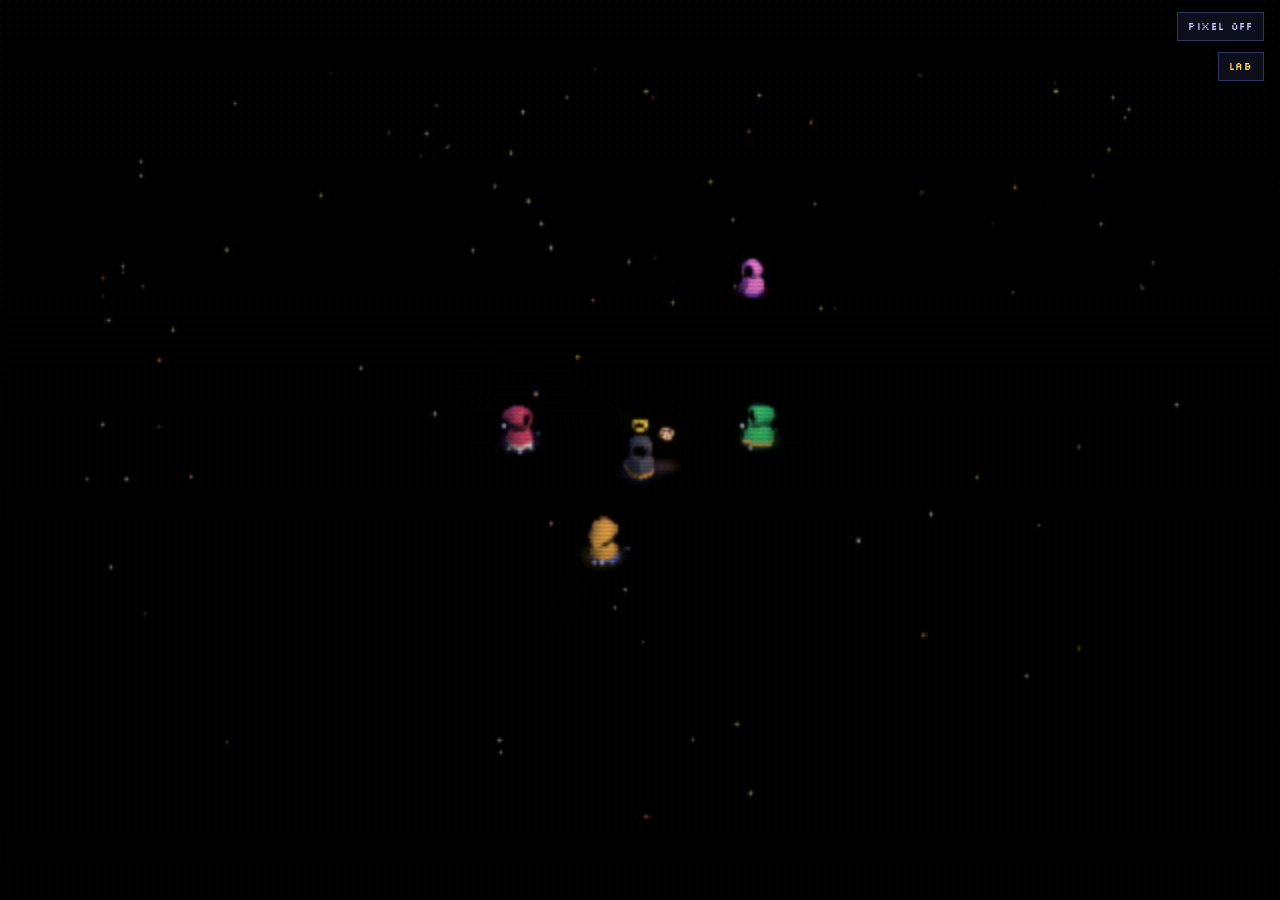
<file: void-wizard/index.html>
<!doctype html><html><head><link rel="manifest" href="../manifest.webmanifest">
<link rel="apple-touch-icon" href="../apple-touch-icon.png">
<meta name="apple-mobile-web-app-capable" content="yes">
<meta name="mobile-web-app-capable" content="yes">
<meta name="apple-mobile-web-app-title" content="Arcade">
<meta name="apple-mobile-web-app-status-bar-style" content="black-translucent">
<meta charset=utf8><meta name=viewport content="width=device-width,initial-scale=1,viewport-fit=cover"><style>:root{color-scheme:light;box-sizing:border-box;padding-top:env(safe-area-inset-top,0px);padding-bottom:env(safe-area-inset-bottom,0px)}html{scroll-padding-top:env(safe-area-inset-top,0px)}body{margin:0;padding:0;font:14px -apple-system,BlinkMacSystemFont,sans-serif;background:#fff;color:#000}img{max-width:100%}[hidden]:not([hidden=until-found i]){display:none!important}</style><script>(function(){var x0=null,y0=0;
addEventListener('touchstart',function(e){var t=e.touches[0];x0=(e.touches.length===1&&t.clientX<18)?t.clientX:null;y0=t.clientY;},{passive:true,capture:true});
addEventListener('touchend',function(e){if(x0===null)return;var t=e.changedTouches[0];if(t.clientX-x0>90&&Math.abs(t.clientY-y0)<80)location.href='../';x0=null;},{passive:true,capture:true});
})();</script>
<script>if('serviceWorker' in navigator)addEventListener('load',function(){navigator.serviceWorker.register('../sw.js').catch(function(){});});</script>
</head><body>
<title>Void Wizard</title>
<meta name="claude:viewport-fit-sides" content="cover">
<link rel="preconnect" href="https://fonts.googleapis.com">
<link rel="preconnect" href="https://fonts.gstatic.com" crossorigin>
<link href="https://fonts.googleapis.com/css2?family=Silkscreen&display=swap" rel="stylesheet">
<style>
/* Layout: one full-bleed pixel canvas floating in a black void; tiny pixel-font HUD pinned to the corners */
:root{
  --void:#000000;
  --ink:#c9ceff;
  --dim:#4f5486;
  --gold:#e8b64a;
  --panel:rgba(18,20,40,.72);
  --line:rgba(120,128,220,.35);
  --font-pixel:'Silkscreen', ui-monospace, 'SFMono-Regular', Menlo, monospace;
  color-scheme:dark;
}
html,body{height:100%;margin:0;overflow:hidden;background:var(--void)}
body{
  color:var(--ink);font-family:var(--font-pixel);
  padding-left:max(16px, env(safe-area-inset-left,0px));
  padding-right:max(16px, env(safe-area-inset-right,0px));
  -webkit-user-select:none;user-select:none;-webkit-touch-callout:none;
}
#c{position:fixed;inset:0;width:100%;height:100%;display:block;touch-action:none;
  image-rendering:crisp-edges;image-rendering:pixelated;background:var(--void)}
.hud{position:fixed;top:calc(14px + env(safe-area-inset-top,0px));left:max(16px, env(safe-area-inset-left,0px));
  pointer-events:none;display:flex;flex-direction:column;gap:6px}
.hud h1{margin:0;font-size:14px;font-weight:400;letter-spacing:.12em;color:var(--ink)}
.hud p{margin:0;font-size:10px;letter-spacing:.06em;color:var(--dim);max-width:30ch;line-height:1.5}
.px{position:fixed;top:calc(12px + env(safe-area-inset-top,0px));right:max(16px, env(safe-area-inset-right,0px));
  font:inherit;font-size:10px;letter-spacing:.08em;color:var(--ink);background:var(--panel);
  border:1px solid var(--line);padding:7px 10px;cursor:pointer}
.px:focus-visible,.hop:focus-visible{outline:2px solid var(--gold);outline-offset:2px}
.stick{position:fixed;width:112px;height:112px;margin:-56px 0 0 -56px;border-radius:50%;
  border:1px solid var(--line);background:rgba(30,34,70,.25);pointer-events:none}
.knob{position:absolute;left:50%;top:50%;width:44px;height:44px;margin:-22px 0 0 -22px;border-radius:50%;
  background:rgba(201,206,255,.18);border:1px solid var(--line)}
.hop{position:fixed;right:max(22px, calc(env(safe-area-inset-right,0px) + 22px));bottom:calc(28px + env(safe-area-inset-bottom,0px));
  width:68px;height:68px;border-radius:50%;font:inherit;font-size:11px;letter-spacing:.08em;color:var(--gold);
  background:var(--panel);border:1px solid var(--line);cursor:pointer;touch-action:none}
.hud #mode{color:var(--gold)}
.hud #score{color:#ff8a6a}
.hud #tip{color:#7a80b8}
.hud .modelink{pointer-events:auto;align-self:flex-start;font-size:10px;letter-spacing:.1em;color:var(--gold);text-decoration:none;border:1px solid var(--line);padding:6px 9px;background:var(--panel)}
.hud .modelink:hover{color:#ffd98a}
.hud .modelink:focus-visible{outline:2px solid var(--gold);outline-offset:2px}
#duelBanner{position:fixed;left:50%;top:38%;transform:translate(-50%,-50%);font-size:18px;letter-spacing:.14em;text-align:center;pointer-events:none;text-shadow:0 0 12px currentColor;opacity:0;transition:opacity .25s}
#duelMeters{position:fixed;right:max(16px, env(safe-area-inset-right,0px));bottom:calc(14px + env(safe-area-inset-bottom,0px));width:180px;font-size:10px;letter-spacing:.08em;color:var(--ink);pointer-events:none;display:flex;flex-direction:column;gap:4px}
#duelMeters .bar{height:4px;background:rgba(120,128,220,.2)}
#duelMeters .bar i{display:block;height:100%}
#duelMeters span{color:var(--gold);margin-top:4px}
body.duel #duelBanner,body.duel #duelMeters,body.duel .pop,body.duel .solid-name,body.duel .px,body.duel .fs{display:none!important}
#topMeters{position:fixed;top:calc(16px + env(safe-area-inset-top,0px));right:max(16px, env(safe-area-inset-right,0px));width:130px;display:flex;flex-direction:column;gap:5px;pointer-events:none}
.tb{height:7px;background:rgba(120,128,220,.18);border:1px solid var(--line)}
.tb i{display:block;height:100%;width:0}
#duelBanner span{display:block;margin-top:8px;font-size:10px;letter-spacing:.1em;color:var(--ink);text-shadow:none}
.pop{position:fixed;left:0;top:0;font-size:13px;letter-spacing:.12em;pointer-events:none;white-space:nowrap;text-shadow:0 0 8px currentColor;will-change:transform,opacity}
.solid-name span{display:block;margin-top:4px;font-size:8px;letter-spacing:.06em;opacity:.75;white-space:normal}
.solid-name{position:fixed;left:max(16px, env(safe-area-inset-left,0px));bottom:calc(14px + env(safe-area-inset-bottom,0px));
  width:112px;text-align:center;font-size:10px;letter-spacing:.14em;color:#6ff2e0;pointer-events:none}
.dv{bottom:calc(186px + env(safe-area-inset-bottom,0px));width:60px;height:60px;font-size:9px;color:#9fe0ff}
.tkl{right:max(106px, calc(env(safe-area-inset-right,0px) + 106px));bottom:calc(132px + env(safe-area-inset-bottom,0px));width:60px;height:60px;font-size:9px;color:#ffd36a}
.bud{bottom:calc(112px + env(safe-area-inset-bottom,0px));width:60px;height:60px;font-size:9px;color:#ff8f7a}
.cast{right:max(106px, calc(env(safe-area-inset-right,0px) + 106px));bottom:calc(52px + env(safe-area-inset-bottom,0px));color:#6ff2e0}
@media (pointer:fine){ .hop{display:none} }
/* with a controller connected, the screen is just the game */
body.pad .hop, body.pad .stick, body.pad #tip, body.pad #hint{display:none!important}
.fs{position:fixed;top:calc(12px + env(safe-area-inset-top,0px));right:calc(max(16px, env(safe-area-inset-right,0px)) + 92px);
  font:inherit;font-size:10px;letter-spacing:.08em;color:var(--ink);background:var(--panel);border:1px solid var(--line);padding:7px 10px;cursor:pointer}
.fs:focus-visible{outline:2px solid var(--gold);outline-offset:2px}
</style>

<canvas id="c" aria-label="Two small wizards tossing a glowing octahedron in a black void"></canvas>
<div class="hud">
  <h1>VOID WIZARD</h1>
  <p id="score">DEMONS DOWN: 0</p>
  <p id="mode">BUDDY: FOLLOW</p>
  <p id="hint">WASD move · Shift run · Space jump · C crouch (tap while running to dive) · E catch / hold to throw · R change shape · Q tackle · F buddy mode</p>
  <a class="modelink" id="modeLink" href="?duel">TRY THE 2V2 DUEL</a>
  <p id="tip">Standing throws lob where you face (hold longer to throw farther). Jump-throw for a fastball that bends onto the demon if you're facing it. Crouch-throw to bowl. Pass back and forth to build resonance. Catch a lob mid-jump and throw before you land for an alley-oop. Plug in a second controller to play the red wizard.</p>
</div>
<button class="px" id="pxBtn" type="button">PIXEL 1×</button>
<button class="fs" id="fsBtn" type="button" hidden>FULLSCREEN</button>
<button class="hop" id="hopBtn" type="button">HOP</button>
<button class="hop cast" id="castBtn" type="button">THROW</button>
<button class="hop bud" id="budBtn" type="button">FOLLOW</button>
<button class="hop tkl" id="tklBtn" type="button">TACKLE</button>
<button class="hop dv" id="dvBtn" type="button">DIVE</button>
<div class="solid-name" id="solidName">OCTAHEDRON<span>AIR · floaty, easy to catch</span></div>
<div id="duelBanner" role="status" aria-live="polite"></div>
<div class="stick" id="stick" hidden><div class="knob" id="knob"></div></div>

<script src="../lib/three.min.js"></script>
<!-- the game: engine/boot.js reads game.json (with the Studio changes made on this phone) and then runs scripts/game.js -->
<script src="../engine/boot.js"></script>

</body></html>
</file>
<file: app/app.css>
/* Home Arcade app. Values follow the Home Arcade design system: plates, wells, pixel art, one colour per section. */
:root{
  --bg:#060607;--plate:#0f0f12;--plate-edge:rgba(255,255,255,.10);--well:#000;
  --text:#e4e2dc;--muted:#b8b6b0;--dim:#8f8d88;--pixel:#e4e2dc;
  --arcade:#ff5a1f;--studio:#7dff6a;--library:#ff4fd8;--sync:#4d7cff;--settings:#ffd23f;
  --acc:var(--arcade);
  --r-btn:6px;--r-bar:8px;--r-plate:10px;
  --il:env(safe-area-inset-left,0px);--ir:env(safe-area-inset-right,0px);
}
*{box-sizing:border-box}
html,body{margin:0;height:100%;overflow:hidden;background:var(--bg);color:var(--text);font-family:Saira,system-ui,sans-serif;-webkit-text-size-adjust:100%;overscroll-behavior:none}
body{-webkit-user-select:none;user-select:none;-webkit-tap-highlight-color:transparent;touch-action:manipulation}
button{font:inherit;color:inherit;background:none;border:0;padding:0;cursor:pointer;-webkit-tap-highlight-color:transparent}
button:focus-visible,.focus{outline:2px solid var(--text);outline-offset:2px}
button:disabled{cursor:default}
body{background:transparent}
.sr{position:absolute;width:1px;height:1px;overflow:hidden;clip:rect(0 0 0 0);white-space:nowrap}

/* the app is pinned to the whole screen: iOS home-screen apps report 100vh / 100dvh short, which left a black band at the bottom */
#app{position:fixed;top:0;bottom:0;left:0;right:0;max-width:440px;margin:0 auto;display:flex;flex-direction:column}
.screen-tabs{height:100%;display:flex;flex-direction:column;gap:20px;padding:calc(env(safe-area-inset-top) + 24px) 20px max(env(safe-area-inset-bottom),16px);overflow:hidden}
.dots{background-image:radial-gradient(rgba(237,237,234,.06) 1px,transparent 1.2px);background-size:14px 14px}
.nodots .dots{background-image:none}

/* plates */
.plate{background:linear-gradient(180deg,rgba(255,255,255,.07),rgba(255,255,255,.015) 40%,rgba(0,0,0,.15)),var(--plate);border:1px solid var(--plate-edge);box-shadow:inset 0 1px 0 rgba(255,255,255,.14),0 8px 24px rgba(0,0,0,.55)}
.bar{flex:none;height:52px;border-radius:var(--r-bar);display:flex;align-items:center;justify-content:space-between;gap:8px;padding:0 6px}
.bar.text-start{padding-left:16px}
.big{border-radius:var(--r-plate)}
.group{flex:none;display:flex;flex-direction:column;gap:8px}

/* buttons: 40px, a pixel icon in a 28px well 6px in, then the label */
.btn{position:relative;display:flex;align-items:center;gap:10px;height:40px;padding:0 14px 0 6px;border-radius:var(--r-btn);font-size:11px;font-weight:700;letter-spacing:.1em;text-transform:uppercase;white-space:nowrap;color:var(--text)}
.btn.icon{width:40px;padding:0;justify-content:center}
.btn.bare{background:transparent;border:0;box-shadow:none}

/* wells */
.mount{position:relative;border-radius:50%;display:inline-flex;align-items:center;justify-content:center;flex:none}
.slope{position:absolute;inset:0;border-radius:50%;background:linear-gradient(135deg,rgba(255,255,255,.17) 0%,rgba(255,255,255,.05) 38%,rgba(0,0,0,.35) 62%,rgba(0,0,0,.6) 100%);-webkit-mask-image:radial-gradient(closest-side,#000 64%,rgba(0,0,0,.5) 78%,transparent 100%);mask-image:radial-gradient(closest-side,#000 64%,rgba(0,0,0,.5) 78%,transparent 100%)}
.lip{position:absolute;border-radius:50%;background:conic-gradient(from 270deg,rgba(255,255,255,.75),rgba(255,255,255,.25) 12%,rgba(255,255,255,.04) 30%,rgba(0,0,0,.2) 50%,rgba(255,255,255,.04) 70%,rgba(255,255,255,.25) 88%,rgba(255,255,255,.75));-webkit-mask-image:radial-gradient(closest-side,transparent calc(100% - 2px),#000 calc(100% - 1.5px));mask-image:radial-gradient(closest-side,transparent calc(100% - 2px),#000 calc(100% - 1.5px))}
.well{position:relative;border-radius:50%;background:#000;display:flex;align-items:center;justify-content:center;box-shadow:inset 0 6px 10px #000,inset -1px -1px 0 rgba(255,255,255,.16)}
.well-lg{box-shadow:inset 0 10px 16px #000,inset -1px -2px 0 rgba(255,255,255,.16)}
.well>svg,.vscreen>svg{transform:translate(-.5px,-.5px)}
.ring{position:absolute;inset:-4px;border-radius:50%;border:1.5px solid var(--acc);pointer-events:none}
.selring{position:absolute;inset:-1px;border-radius:inherit;border:1.5px solid var(--acc);pointer-events:none}

/* rectangular screens: the level, value readouts */
.screen{position:relative;background:#000;border-radius:10px;border:1.5px solid;border-color:rgba(255,255,255,.38) rgba(255,255,255,.1) rgba(0,0,0,.6) rgba(255,255,255,.24);box-shadow:inset 0 10px 16px #000,inset -1px -2px 0 rgba(255,255,255,.16),-2px -2px 6px rgba(255,255,255,.07);overflow:hidden}
.vscreen{display:inline-flex;align-items:center;justify-content:center;flex:none;height:28px;width:72px;border-radius:5px;background:#000;border:1px solid;border-color:rgba(255,255,255,.3) rgba(255,255,255,.08) rgba(0,0,0,.6) rgba(255,255,255,.18);box-shadow:inset 0 4px 6px #000}
.vscreen.wide{width:120px}

/* text */
.title{font-size:16px;line-height:20px;font-weight:600;letter-spacing:.05em;text-transform:uppercase;color:var(--text)}
.sub{font-size:12px;line-height:16px;color:var(--muted);white-space:nowrap;overflow:hidden;text-overflow:ellipsis}
.cap{font-size:11px;line-height:14px;font-weight:700;letter-spacing:.1em;text-transform:uppercase;white-space:nowrap}
.acc{color:var(--acc)}
.ell{white-space:nowrap;overflow:hidden;text-overflow:ellipsis}
.clamp2{white-space:normal;display:-webkit-box;-webkit-line-clamp:2;-webkit-box-orient:vertical;overflow:hidden}
.large .sub{font-size:13px;line-height:18px}.large .cap{font-size:12px}.large .title{font-size:17px}

/* status bar */
.status-dot{width:6px;height:6px;background:var(--acc);display:inline-block}
.status-dot.off{background:#3a3a3f}

/* emblem plate */
.emblem{flex:none;position:relative;height:236px;border-radius:var(--r-plate);overflow:hidden;display:flex;align-items:center;gap:20px;padding:0 20px}
.emblem-info{flex:1;min-width:0;display:flex;flex-direction:column;gap:4px;padding:14px 0}
.emblem-info>.sub{white-space:nowrap;overflow:hidden;text-overflow:ellipsis}
.emblem-info .actions{display:flex;flex-direction:column;gap:8px;margin-top:6px}

/* plate buttons: room around the round icon so it never touches the edge */
.plate.btn{height:46px;padding-left:8px}

/* rows */
.row{position:relative;display:grid;grid-template-columns:40px minmax(0,1fr) auto;align-items:center;gap:14px;height:64px;padding:0 18px 0 12px;border-radius:var(--r-bar);text-align:left;width:100%}
.row .txt{display:flex;flex-direction:column;gap:4px;min-width:0}
/* an empty description is hidden, so the name sits in the middle of the button */
.row .txt .sub:empty,.setrow .sub:empty{display:none}
.row-empty{height:136px;border-radius:var(--r-bar);display:flex;flex-direction:column;align-items:center;justify-content:center;gap:14px;text-align:center;padding:0 24px}
.setrow{display:flex;align-items:center;justify-content:space-between;gap:12px;height:64px;padding:0 12px 0 16px;border-radius:var(--r-bar)}
.stepper{display:flex;align-items:center;gap:2px;flex:none}
.setrow{position:relative}
.pf::after{content:'';position:absolute;inset:-1px;border-radius:inherit;border:1.5px solid var(--acc);pointer-events:none}

/* tab bar */
.tabbar{flex:none;height:82px;border-radius:var(--r-plate);display:grid;grid-template-columns:repeat(5,minmax(0,1fr));padding:0 4px}
.tab{display:flex;flex-direction:column;align-items:center;justify-content:center;gap:6px}
.tab .cap{font-size:10px;letter-spacing:.12em}

/* the list area keeps one height on every tab, so the tab bar never moves; main.js sets --list-h */
.screen-tabs>.emblem+*{min-height:var(--list-h,340px)}
.safe-probe{position:fixed;top:0;left:0;width:0;height:0;padding-top:env(safe-area-inset-top);visibility:hidden;pointer-events:none}

/* shorter phones: tighten the spacing so the tab bar always fits */
@media (max-height:820px){.screen-tabs{gap:14px}.emblem{height:208px}.emblem-info{padding:10px 0}.emblem-info .actions{gap:6px;margin-top:4px}.emblem-info .btn{height:42px}}
@media (max-height:720px){.emblem{height:198px}.emblem .well-lg{transform:scale(.9)}.setrow{height:56px}}

/* landscape phone: the tab bar becomes a column on the left, the top panel sits beside the list */
@media (orientation:landscape) and (max-height:520px){
  #app{max-width:none}
  .screen-tabs{display:grid;grid-template-columns:76px 244px minmax(0,1fr);grid-template-rows:minmax(0,1fr);grid-template-areas:"nav emblem body";gap:14px;align-items:stretch;
    padding:max(env(safe-area-inset-top),16px) calc(var(--ir) + 20px) max(env(safe-area-inset-bottom),16px) calc(var(--il) + 20px)}
  .tabbar{grid-area:nav;height:auto;grid-template-columns:1fr;grid-template-rows:repeat(5,minmax(0,1fr));padding:4px 0}
  /* the text and buttons sit at the bottom of the panel; the shape sits exactly halfway between the top edge and the text */
  .emblem{grid-area:emblem;height:auto;flex-direction:column;justify-content:space-between;gap:0;padding:0 14px 16px}
  .emblem>.mount:first-child{zoom:var(--hz,.8);margin:var(--hm,0px) -36px!important;flex:none;align-self:center}
  .emblem-info{align-self:stretch;flex:none;padding:0;gap:3px}
  .emblem-info .actions{gap:6px;margin-top:8px}
  .emblem-info .btn{height:42px}
  .emblem-info>.sub{white-space:nowrap!important;display:block!important;overflow:hidden;text-overflow:ellipsis}
  .emblem-info>.title{-webkit-line-clamp:1}
  .group>.bar .cap{min-width:0;overflow:hidden;text-overflow:ellipsis;white-space:nowrap}
  /* the tab bar shows just the shapes (the names stay for screen readers) */
  .tab .cap{position:absolute;width:1px;height:1px;overflow:hidden;clip:rect(0 0 0 0);white-space:nowrap}
  /* the list column fills the full height: the bar on top and the rows share the rest equally */
  .screen-tabs>.emblem+*{align-self:stretch;min-height:0}
  .screen-tabs>.emblem+.group>.row,.screen-tabs>.emblem+.group>.setrow,.screen-tabs>.emblem+.group>.row-empty{flex:1 1 0;min-height:0;height:auto;max-height:96px}
  .screen-tabs>.emblem+*{grid-area:body}
  /* editors: the picture or scene fills the left side; the bars and panel stack on the right */
  #app .screen-tool{padding:max(env(safe-area-inset-top),16px) calc(var(--ir) + 20px) max(env(safe-area-inset-bottom),16px) calc(var(--il) + 20px)}
  .screen-tool:has(>.screen){flex-flow:column wrap;align-content:flex-start;column-gap:16px}
  .screen-tool:has(>.screen)>*{width:362px;flex:none}
  .screen-tool:has(>.screen)>.inspector{flex:1 1 0}
  .screen-tool:has(>.screen)>.screen.fit{order:-1;width:calc(100% - 378px);height:100%;min-height:0;flex:none;padding:8px}
  .screen-tool:has(>.screen)>.screen.fit canvas{width:100%;height:auto;max-height:100%}
  .screen-tool:has(>.screen)>.gap20{margin-top:0}
  .screen-tool:not(:has(>.screen)){max-width:560px;width:100%;margin:0 auto}
  /* editor tabs without a picture (Objects, Settings): the title bar and tabs share one row to leave room for the list */
  .screen-tool:not(:has(>.screen)):has(>[role=tablist]){max-width:none;display:grid;grid-template-columns:minmax(0,1fr) minmax(0,1fr);grid-template-rows:auto auto minmax(0,1fr);column-gap:12px;row-gap:8px;align-content:stretch}
  .screen-tool:not(:has(>.screen)):has(>[role=tablist])>*{grid-column:1/-1;margin-top:0}
  .screen-tool:not(:has(>.screen)):has(>[role=tablist])>.ge-top{grid-column:1;grid-row:1}
  .screen-tool:not(:has(>.screen)):has(>[role=tablist])>[role=tablist]{grid-column:2;grid-row:1}
  .screen-tool:not(:has(>.screen)):has(>[role=tablist])>.inspector{grid-row:3;min-height:0}
}

/* press feedback: the button sinks and lights up in the section colour, like a selected one */
[data-a],.pbtn{transition:transform .08s}
.mount{transition:transform .08s}
.pressed{transform:translateY(1px) scale(.985)}
.plate.pressed{box-shadow:inset 0 2px 8px rgba(0,0,0,.7),inset 0 1px 0 rgba(255,255,255,.05),0 3px 10px rgba(0,0,0,.5)}
.pressed,.pressed .title,.pressed .cap,.pressed span{color:var(--acc)!important}
.pressed svg path{fill:var(--acc)}
.pressed .sub{color:var(--muted)!important}
.btn:not(.icon).pressed::after,.row.pressed::after,.seg.pressed::after,.itab.pressed::after,.setrow .pressed::after{content:'';position:absolute;inset:-1px;border-radius:inherit;border:1.5px solid var(--acc);pointer-events:none}
.btn.bare:not(.icon).pressed::after{inset:2px}
.pressed .mount{transform:scale(.93)}
.btn.icon.pressed,.tab.pressed,.pbtn.pressed,.tray .pressed,.vscreen.pressed{transform:none}
.btn.icon.pressed .well::after,.tab.pressed .well::after,.pbtn.pressed .well::after,.tray .pressed .well::after{content:'';position:absolute;inset:-4px;border-radius:50%;border:1.5px solid var(--acc);pointer-events:none}
.vscreen.pressed{border-color:var(--acc)}
/* the selected neighbour steps back while another button is held */
.unsel{--acc:#e4e2dc}
.unsel .selring,.unsel .ring{display:none}
.unsel .title{color:var(--text)!important}
.unsel .cap,.unsel .sub{color:var(--muted)!important}
.tab.unsel,.tab.unsel svg{color:#fff!important}
.art-on{display:contents}.art-off{display:none}
.unsel .art-on{display:none}.unsel .art-off{display:contents}

/* full-screen tools: editor, pixel editor, player */
.screen-tool{height:100%;display:flex;flex-direction:column;padding:calc(env(safe-area-inset-top) + 16px) 20px max(env(safe-area-inset-bottom),16px);gap:8px;overflow:hidden}
/* the level / pixel screen gives up height first; the panel under it scrolls inside itself if it must */
.screen-tool .screen.fit{flex:0 1 304px;height:304px;min-height:180px;display:flex;align-items:center;justify-content:center;padding:8px}
.screen-tool .screen.fit canvas{height:100%;width:auto;max-width:100%}
.gap20{margin-top:12px}
.inspector{flex:1 1 0;min-height:150px;overflow-y:auto;border-radius:var(--r-plate);padding:16px;display:flex;flex-direction:column}
.irow{display:flex;align-items:center;justify-content:space-between;gap:12px;min-height:44px;border-top:1px solid rgba(255,255,255,.06)}
.inspector>.irow:first-child{border-top:0}
.seg{position:relative;display:flex;align-items:center;justify-content:center;gap:8px;height:40px;border-radius:6px;padding:0 8px 0 6px;font-size:11px;font-weight:700;letter-spacing:.1em;text-transform:uppercase;white-space:nowrap;color:var(--muted)}
.seg.on{color:var(--acc)}
.itab{position:relative;display:flex;align-items:center;justify-content:center;gap:8px;height:32px;border-radius:6px;font-size:11px;font-weight:700;letter-spacing:.1em;text-transform:uppercase;color:var(--muted)}
.itab.on{color:var(--acc)}
.itab .dot{width:6px;height:6px;background:#3a3a3f}.itab.on .dot{background:var(--acc)}
.tray{display:grid;grid-template-columns:repeat(4,minmax(0,1fr));row-gap:14px;margin-top:14px}
.tray button{display:flex;flex-direction:column;align-items:center;gap:8px}
.tray .cap{font-size:10px;letter-spacing:.06em;color:var(--muted);max-width:86px;overflow:hidden;text-overflow:ellipsis}
.tray .on .cap{color:var(--acc)}
canvas.pix{display:block;image-rendering:pixelated;touch-action:none}
.center-note{flex:1;display:flex;flex-direction:column;align-items:center;justify-content:center;gap:14px;text-align:center;padding:0 12px}
.center-note .sub{white-space:normal}

/* repo game editor: settings rows, and the background as a stack of planes */
.grow{display:flex;align-items:center;justify-content:space-between;gap:10px;min-height:56px;border-top:1px solid rgba(255,255,255,.06)}
.inspector>.grow:first-child,.ihead+.grow{border-top:0}
.grow .t,.ihead .t{display:flex;flex-direction:column;gap:2px;min-width:0;flex:1}
.grow .sub{white-space:normal;font-size:11px;line-height:14px}
.ihead{display:flex;align-items:center;gap:12px;min-height:44px;margin-bottom:6px}
.stack{overflow:hidden}
.rig{position:absolute;left:50%;top:50%;width:0;height:0;transform-style:preserve-3d;transition:transform .7s cubic-bezier(.22,1,.36,1)}
.plane{position:absolute;left:-120px;top:-64px;width:240px;height:128px;padding:0;margin:0;box-sizing:border-box;border-radius:6px;cursor:pointer;border:1px solid rgba(255,255,255,.2);background-color:rgba(255,255,255,.025);background-image:linear-gradient(rgba(255,255,255,.035) 1px,transparent 1px),linear-gradient(90deg,rgba(255,255,255,.035) 1px,transparent 1px);background-size:16px 16px;transition:transform .7s cubic-bezier(.22,1,.36,1),opacity .45s ease,background-color .3s ease,border-color .3s ease}
.plane.on{border:1.5px solid var(--acc);background-color:rgba(125,255,106,.07)}
.plane .pc canvas{display:block;width:240px;height:128px;image-rendering:pixelated;opacity:.55;transition:opacity .3s ease}
.plane.on .pc canvas{opacity:1}
.ptab{position:absolute;left:-1px;bottom:100%;margin-bottom:4px;font-size:9px;font-weight:700;letter-spacing:.14em;text-transform:uppercase;white-space:nowrap;color:#8f8d88;pointer-events:none;transition:color .3s ease}
.plane.on .ptab{color:var(--acc)}
/* combined: the layers lie on top of each other, facing forward, as one picture */
.rig.flat .plane{border-color:transparent;background-color:transparent;background-image:none}
.rig.flat .plane.on{border:1px solid rgba(255,255,255,.22)}
.rig.flat .plane .pc canvas{opacity:.7}
.rig.flat .plane.on .pc canvas{opacity:1}
.rig.flat .ptab{opacity:0}
.ptab{transition:color .3s ease,opacity .4s ease}

/* objects tab: list rows and behavior headings inside a panel */
.orow{display:flex;align-items:center;gap:12px;min-height:66px;width:100%;text-align:left;border-top:1px solid rgba(255,255,255,.06);padding:8px 10px}
.inspector>.orow:first-child{border-top:0}
.orow .t,.bhead .t{display:flex;flex-direction:column;gap:2px;min-width:0;flex:1}
.orow .sub{font-size:11px;line-height:14px}
.bhead{display:flex;align-items:center;gap:10px;min-height:48px;margin-top:10px;border-top:1px solid rgba(255,255,255,.14);padding-top:6px}
.bhead .sub{white-space:normal;font-size:11px;line-height:14px}

/* game player */
.player{position:fixed;inset:0;background:#000;display:flex;flex-direction:column;align-items:center;justify-content:center;gap:16px;z-index:10;padding:max(env(safe-area-inset-top),12px) 12px max(env(safe-area-inset-bottom),12px)}
.player .topbar{position:absolute;top:max(env(safe-area-inset-top),12px);left:12px;right:12px;display:flex;justify-content:space-between;align-items:center}
.pad{display:flex;justify-content:space-between;align-items:center;width:100%;max-width:400px;padding:0 8px}
.dpad{display:grid;grid-template-columns:repeat(3,52px);grid-template-rows:repeat(3,52px)}
.pbtn{touch-action:none}
.pbtn .well{width:48px!important;height:48px!important}
.abtns{display:flex;gap:14px;align-items:center}
@media (orientation:landscape) and (max-height:500px){
  .player{flex-direction:row;gap:12px}
  .player .pad{position:absolute;left:max(env(safe-area-inset-left),16px);right:max(env(safe-area-inset-right),16px);bottom:max(env(safe-area-inset-bottom),16px);width:auto;max-width:none;padding:0;pointer-events:none}
  .player .pad>*{pointer-events:auto}
}
.toast{position:fixed;left:50%;bottom:max(calc(env(safe-area-inset-bottom) + 110px),110px);transform:translateX(-50%);z-index:20;padding:10px 16px;border-radius:6px;font-size:12px;color:var(--text);pointer-events:none;max-width:90%}
/* something to push: a small square on the Settings tab and the Sync group */
.dot{position:absolute;top:3px;right:3px;width:6px;height:6px;border-radius:50%;background:#4d7cff;box-shadow:0 0 0 2px #000;pointer-events:none}
.dotwrap{position:relative;display:inline-flex}
.dotwrap .dot{top:7px;right:7px}
/* Art: thumbnails of the game's pictures, crisp pixels */
.thumb{display:block;background-repeat:no-repeat;background-position:0 0;image-rendering:pixelated}
.screen.checker{background:var(--spritebg,#000)}
.thumbbg{position:absolute;inset:0;border-radius:50%;background:var(--spritebg,#000);display:flex;align-items:center;justify-content:center}
.screen.checker canvas{image-rendering:pixelated}
/* the Scene / Backdrop switch at the start of the editor's bar: a thin divider after it */
.vsep{width:1px;height:24px;background:rgba(255,255,255,.12);flex:none}

/* controller ring (see padnav.js) */
.screen-tool .grow{position:relative}
.pf::after{content:'';position:absolute;inset:-2px;border-radius:inherit;border:1.5px solid var(--acc);pointer-events:none}
.btn.icon.pf::after{display:none}
.btn.icon.pf .well::after{content:'';position:absolute;inset:-4px;border-radius:50%;border:1.5px solid var(--acc);pointer-events:none}
#scn.pf::after{display:none}
#scn.pf{outline:1.5px solid var(--acc);outline-offset:2px}
.xhair{display:none;position:absolute;left:50%;top:50%;width:18px;height:18px;margin:-9px 0 0 -9px;pointer-events:none;background:linear-gradient(var(--acc),var(--acc)) center/2px 100% no-repeat,linear-gradient(var(--acc),var(--acc)) center/100% 2px no-repeat}


/* the ring on a setting row matches the one on the tabs: rounded, with room around the text */
.grow.pf::after{inset:3px -10px;border-radius:var(--r-btn)}
.grow.pf{margin-left:0}

[data-pad=pager]{position:relative}

/* the controller ring needs something to hang on: any focused button, and the object rows */
.screen-tool button.pf{position:relative}
.orow.pf::after{inset:3px -10px;border-radius:var(--r-btn)}

/* ---- controller ring, one style: rounded like the tab pills and clear of what it surrounds ---- */
.pf::after{inset:-3px;border-radius:var(--r-btn)}
.grow.pf::after,.orow.pf::after{inset:3px -10px;border-radius:var(--r-btn)}
[data-pad=pager].pf::after{inset:-2px;border-radius:var(--r-bar)}
.tray button.pf::after{inset:-4px -2px;border-radius:var(--r-btn)}
.namebtn{padding:0 12px}
.namebtn.pf::after{inset:-6px 0;border-radius:var(--r-btn)}
.seg.pf::after{inset:-1px;border-radius:inherit}
.seg.pf .selring{display:none}

.orow.pf::after{inset:2px -6px}

/* the scene by controller: a cross that follows the stick, and a one-line reminder */
.xhair.live{display:block}
.padhint{display:none;position:absolute;left:10px;bottom:8px;right:10px;font-size:9px;letter-spacing:.08em;color:var(--acc);background:rgba(0,0,0,.7);padding:3px 6px;pointer-events:none;white-space:nowrap;overflow:hidden;text-overflow:ellipsis}
.padhint.live{display:block}
#scn.pf{outline-width:2px}

/* launch animation: the real tab solids stay hidden until the pixels land on them */
.launching [data-solid^="tab"]{visibility:hidden}

/* ---- sprite editor (Art › Draw): canvas, tools, palette, Aseprite-style timeline, and sheets over the lower half */
.sprite-ed{position:relative;--se-lc:108px;--se-fw:22px}
.sprite-ed .screen.fit.se-view{flex:1 1 0;height:auto;min-height:140px;padding:0;display:flex;align-items:center;justify-content:center}
.sprite-ed .screen.fit.se-view canvas{width:auto;height:auto;max-width:none;max-height:none;-webkit-touch-callout:none}
.se-zoom{position:absolute;right:8px;bottom:8px;height:24px;padding:0 8px;border-radius:5px;background:rgba(0,0,0,.65);border:1px solid rgba(255,255,255,.14);color:var(--muted);font-size:11px;font-weight:700;letter-spacing:.06em}
.plate.bar.se-tools{display:grid;gap:2px;padding:6px}
.se-tools .se-tool{width:auto;min-width:0;justify-self:center}
.se-colors{justify-content:flex-start;gap:6px}
.se-colors[role=toolbar]{justify-content:space-between;gap:2px}   /* the select, move and floating bars: buttons spread evenly */
.se-mode{height:32px;min-width:52px;padding:0 8px;display:flex;align-items:center;justify-content:center}
.se-cur{flex:none;width:44px;height:44px;display:flex;align-items:center;justify-content:center;border-radius:6px}
.se-sw{position:relative;display:block;flex:none;border-radius:4px;overflow:hidden;background:repeating-conic-gradient(#3a3a40 0 25%,#232327 0 50%) 0 0/8px 8px;box-shadow:inset 0 0 0 1px rgba(255,255,255,.2)}
.se-sw>span{position:absolute;inset:0}
.se-sw::after{content:'';position:absolute;inset:0;border-radius:inherit;box-shadow:inset 0 0 0 1px rgba(255,255,255,.24);pointer-events:none}
.se-pal{flex:1;min-width:0;height:100%;display:flex;align-items:center;gap:2px;overflow-x:auto;overflow-y:hidden;scrollbar-width:none}
.se-pal::-webkit-scrollbar,.se-scroll::-webkit-scrollbar{display:none}
.se-pc{position:relative;flex:none;width:30px;height:40px;display:flex;align-items:center;justify-content:center}
.se-pc.sel::after{content:'';position:absolute;left:0;right:0;top:5px;bottom:5px;border:2px solid var(--acc);border-radius:6px}
.se-tl{flex:none;height:172px;border-radius:var(--r-plate);display:flex;flex-direction:column;overflow:hidden}
.se-tlbar{flex:none;display:flex;align-items:center;padding:4px 6px 2px}
.se-fbtn{flex:1;min-width:0;display:flex;flex-direction:column;align-items:center;justify-content:center;height:40px;border-radius:6px}
.se-fbtn .sub{font-size:11px;max-width:100%}
.se-scroll{flex:1;min-height:0;overflow:auto;scrollbar-width:none;margin:0 8px 8px;border-radius:6px;background:#000;box-shadow:inset 0 4px 8px #000;overscroll-behavior:contain}
.se-grid{display:grid;width:max-content;min-width:100%;font-size:10px;font-weight:700;letter-spacing:.04em}
.se-corner{position:sticky;left:0;top:0;z-index:5;grid-column:1;background:#0b0b0d;color:var(--muted);font-size:9px;font-weight:700;text-transform:uppercase;letter-spacing:.1em;display:flex;align-items:flex-end;gap:6px;padding:0 0 5px 10px;border-right:1px solid rgba(255,255,255,.08)}
.se-add{display:flex;align-items:center;justify-content:center}
.se-addl{gap:6px;padding-left:10px;color:var(--muted);font-size:9px;font-weight:700;text-transform:uppercase;letter-spacing:.1em}
.se-tag{position:sticky;z-index:3;height:12px;margin:1px 1px;border-radius:3px;background:var(--tc);color:#000;font-size:9px;line-height:12px;font-weight:700;text-align:left;padding:0 4px;overflow:hidden;text-overflow:ellipsis;white-space:nowrap;opacity:.6}
.se-tag.sel{opacity:1;box-shadow:0 0 0 1px #fff}
.se-fh{position:sticky;z-index:3;background:#0b0b0d;color:var(--dim);font-size:9px;border-bottom:1px solid rgba(255,255,255,.08)}
.se-fh.cur{color:var(--acc);background:#2a1226}
.se-ln{position:sticky;left:0;z-index:4;grid-column:1;display:flex;align-items:center;background:#111114;border-top:1px solid rgba(255,255,255,.05);border-right:1px solid rgba(255,255,255,.08)}
.se-ln.sel{background:#2a1226}
.se-eye{flex:none;width:28px;height:27px;display:flex;align-items:center;justify-content:center}
.se-lname{flex:1;min-width:0;height:27px;display:flex;align-items:center;gap:4px;padding-right:6px;text-align:left;font-size:11px;font-weight:600;color:var(--text);overflow:hidden;white-space:nowrap;text-overflow:ellipsis}
.se-ln.sel .se-lname{color:var(--acc)}
.se-cel{position:relative;border-top:1px solid rgba(255,255,255,.05);border-left:1px solid rgba(255,255,255,.035)}
.se-cel::after{content:'';position:absolute;left:50%;top:50%;width:7px;height:7px;margin:-3.5px;border-radius:50%;border:1px solid #5c5a60;box-sizing:border-box}
.se-cel.on::after{background:#c9c6cf;border-color:#c9c6cf}
.se-cel.grp::after{display:none}
.se-cel.lrow{background:rgba(255,79,216,.07)}
.se-cel.cur{background:rgba(255,255,255,.06)}
.se-cel.lrow.cur{background:rgba(255,79,216,.32)}
.se-cel.lrow.cur.on::after{background:#fff;border-color:#fff}
.se-sheet{position:absolute;left:20px;right:20px;bottom:max(env(safe-area-inset-bottom),16px);height:min(452px,64%);z-index:20;min-height:0;padding:14px 16px;overflow-y:auto;overscroll-behavior:contain;scrollbar-width:none}
.se-sheet::-webkit-scrollbar{display:none}
.se-btns{display:grid;grid-template-columns:1fr 1fr;gap:2px 6px;margin-top:8px}
.se-btns .btn{height:40px}
.se-btns3{grid-template-columns:1fr 1fr 1fr;gap:2px 4px}
.se-btns3 .btn{gap:6px;padding:0;font-size:10px;letter-spacing:.06em}
.se-btns3 .btn span:last-child{overflow:hidden;text-overflow:ellipsis;white-space:nowrap}
.se-big{margin:4px 0 6px}
.se-btns .btn:disabled{opacity:.35}
.se-field{display:flex;flex-direction:column;gap:4px;margin:6px 0 4px}
.se-field input{height:36px;border-radius:6px;background:#000;border:1px solid rgba(255,255,255,.22);color:var(--text);font:600 16px Saira,system-ui,sans-serif;padding:0 10px;min-width:0}
.se-field input:focus{outline:none;border-color:var(--acc)}
.se-pick{display:block;width:100%;flex:none;border-radius:6px;margin-top:8px;touch-action:none}
.se-hexrow{display:flex;align-items:flex-end;gap:10px;margin-top:4px}
.se-note{margin-top:8px;white-space:normal}
.se-file{position:relative;cursor:pointer}
.se-file input{position:absolute;inset:0;opacity:0;width:100%;height:100%;font-size:0}
.se-cvrow{display:grid;grid-template-columns:1fr 1fr auto;gap:10px;align-items:end}
.se-cvrow input{width:100%}
.se-anchor{display:grid;grid-template-columns:repeat(3,14px);gap:3px;padding:2px 0 5px}
.se-anc{width:14px;height:14px;border-radius:3px;background:#2a2a30;box-shadow:inset 0 0 0 1px rgba(255,255,255,.15)}
.se-anc.on{background:var(--acc)}
.se-ready{display:flex;align-items:center;gap:8px;margin-top:8px;padding:8px 10px;border-radius:8px;background:#000;box-shadow:inset 0 0 0 1px rgba(255,79,216,.35);justify-content:space-between}
@media (orientation:landscape) and (max-height:520px){
  /* the canvas on the left, full height; the bars and the timeline in a column on the right */
  #app .sprite-ed{display:grid;grid-template-columns:minmax(0,1fr) 362px;grid-template-rows:auto auto auto minmax(0,1fr);column-gap:16px;row-gap:8px}
  #app .sprite-ed>*{grid-column:2;width:auto;margin:0}
  #app .sprite-ed>.screen.fit.se-view{grid-column:1;grid-row:1/-1;width:auto;height:auto;min-height:0}
  #app .sprite-ed>.se-tl{height:auto;min-height:0}
  #app .sprite-ed>.nw-prev{grid-column:1;grid-row:1/-1;width:auto;height:auto;min-height:0}
  #app .sprite-ed>.se-sheet{left:auto;right:calc(var(--ir,0px) + 20px);width:362px;top:max(env(safe-area-inset-top),16px);bottom:max(env(safe-area-inset-bottom),16px);height:auto}
}

/* new sprite: how big it will be, drawn to scale */
.nw-prev{flex:1 1 0;min-height:120px;display:flex;align-items:center;justify-content:center;flex-direction:column;gap:10px}
.nw-box{background:repeating-conic-gradient(#3a3a40 0 25%,#232327 0 50%) 0 0/var(--px) var(--px);box-shadow:0 0 0 1px rgba(255,255,255,.25)}

/* icon editor (hold an icon button) */
.icon-ed.screen-tool{position:fixed;z-index:40;background:var(--bg);max-width:none;margin:0;-webkit-touch-callout:none}
.icon-ed>*{width:100%;max-width:560px;margin-left:auto;margin-right:auto}
.ie-main{flex:1 1 0;min-height:0;display:flex;align-items:center;justify-content:center;border-radius:var(--r-bar)}
.ie-main canvas{touch-action:none;image-rendering:pixelated;border-radius:4px}
.ie-prev{margin-left:auto;margin-right:6px;display:inline-flex}
.ie-name{flex:1;min-width:0;display:flex;flex-direction:column}
.ie-list{display:grid;grid-template-columns:repeat(6,1fr);align-content:start;justify-items:center;gap:4px;padding:10px;overflow-y:auto;scrollbar-width:none}
.ie-list::-webkit-scrollbar{display:none}
.ie-item{position:relative;width:48px;height:48px;display:flex;align-items:center;justify-content:center;background:transparent;border:0;padding:0;border-radius:var(--r-btn)}
.ie-item.on::after{content:'';position:absolute;inset:0;border-radius:inherit;border:1.5px solid var(--acc)}
.ie-acts.se-btns{grid-template-columns:1fr 1fr;margin-top:0;padding:6px 8px;flex:0 0 auto;border-radius:var(--r-bar)}
.icon-ed .vscreen{width:44px}
.icon-ed .bar .stepper{margin-right:auto}
#app{-webkit-touch-callout:none}
#app button:disabled{pointer-events:none}   /* Safari drops touches on them; main.js finds their icon by position */
.ie-info{height:auto;min-height:52px;padding-top:6px;padding-bottom:6px}
.ie-texts{flex-direction:column;align-items:stretch;justify-content:flex-start;gap:6px;padding:8px;overflow-y:auto}
.ie-field{display:flex;align-items:center;gap:10px;min-height:56px;padding:8px 6px 8px 12px;background:rgba(255,255,255,.03);border:0;border-radius:var(--r-btn);text-align:left;color:inherit;font:inherit}
.ie-field .ie-name{gap:3px}
.icon-ed .vscreen[role=switch]{width:72px}
/* landscape: the drawing on the left, the controls on the right (there is not enough height to stack them) */
@media (orientation:landscape) and (max-height:520px){
  .icon-ed.screen-tool{display:grid;grid-template-columns:minmax(0,1fr) minmax(250px,46%);grid-template-rows:auto;grid-auto-rows:auto;align-content:start;column-gap:8px;row-gap:8px}
  .icon-ed>*{grid-column:2;max-width:none}
  .icon-ed>.bar:first-child{grid-column:1/-1}
  .icon-ed>.ie-main{grid-column:1;grid-row:2/span 6;height:100%;min-height:0}
  .icon-ed>.ie-info,.icon-ed>.ie-acts{grid-column:2}
}
/* moving buttons (arrange.js) */
.mv-bar{position:fixed;z-index:45;bottom:max(calc(env(safe-area-inset-bottom) + 16px),24px);box-shadow:0 8px 30px rgba(0,0,0,.6)}
.mv-zone>.mv-src{outline:2px solid var(--acc,#ffd23f);outline-offset:2px;border-radius:var(--r-btn)}
.mv-zone>:not(.mv-src){outline:1.5px dashed rgba(255,255,255,.35);outline-offset:2px;border-radius:var(--r-btn)}
.dsep:not(:empty)::before{content:' · '}
.se-strip{display:flex;width:44px;height:16px;border-radius:3px;overflow:hidden;flex:0 0 auto}.se-strip i{flex:1}
.se-palgrid{display:grid;grid-template-columns:repeat(auto-fill,minmax(34px,1fr));gap:2px;margin-top:10px;justify-items:center}
.se-palgrid .se-pc{width:36px;height:36px}
.se-palgrid .se-pc.sel::after{inset:0}   /* square ring around the swatch (the colour bar's ring is shaped for its taller buttons) */
/* tile scene editor (tileScene.js) */
.ts-view{position:relative}
.ts-view canvas{touch-action:none;border-radius:var(--r-bar)}
.ts-tools{justify-content:space-between;gap:2px}
.ts-tray{display:grid;grid-template-columns:repeat(auto-fill,minmax(52px,1fr));row-gap:12px;justify-items:center;margin-top:10px}
.ts-tray button{display:flex;padding:0;background:none;border:0}
.ts-sw{display:inline-block;width:22px;height:14px;border-radius:3px;vertical-align:middle}
.ts-grid{display:grid;grid-template-columns:repeat(8,16px);grid-auto-rows:16px;gap:1px;background:#000;padding:1px;border-radius:4px;flex:none;background-image:linear-gradient(45deg,#222 25%,transparent 25%,transparent 75%,#222 75%),linear-gradient(45deg,#222 25%,transparent 25%,transparent 75%,#222 75%);background-size:8px 8px;background-position:0 0,4px 4px}
.ts-px{border:0;padding:0;border-radius:1px}
.ts-tile{display:flex;gap:12px;align-items:flex-start;margin-top:8px}
.ts-side{flex:1;min-width:0;display:flex;flex-direction:column;gap:3px}
.ts-cols{display:grid;grid-template-columns:repeat(8,1fr);gap:3px}
.ts-col{aspect-ratio:1;border:0;padding:0;border-radius:3px;position:relative}
.ts-col.on::after{content:'';position:absolute;inset:-3px;border:1.5px solid var(--acc);border-radius:5px}
.ts-insp{flex:1 1 0;min-height:0;overflow-y:auto;scrollbar-width:none}
.ts-insp::-webkit-scrollbar{display:none}
/* tile editor (tileEditor.js) */
.te .te-main{flex:1 1 0;min-height:0;display:flex;align-items:center;justify-content:center;gap:16px}
.te .te-main canvas{touch-action:none;image-rendering:pixelated;border-radius:4px}
.te #te-rep{touch-action:auto}
.te-inks{gap:4px}
.te-ink{display:flex;align-items:center;gap:6px;background:none;border:0;padding:6px 8px;border-radius:var(--r-btn);color:var(--muted)}
.te-ink.on{color:var(--acc);box-shadow:inset 0 0 0 1.5px var(--acc)}
.te-dot{width:18px;height:18px;border-radius:4px;box-shadow:inset 0 0 0 1px rgba(255,255,255,.25)}
.te-dot.clear{background-color:#1b1b20;background-image:linear-gradient(45deg,#333 25%,transparent 25%,transparent 75%,#333 75%),linear-gradient(45deg,#333 25%,transparent 25%,transparent 75%,#333 75%);background-size:8px 8px;background-position:0 0,4px 4px}
.te-low{flex:none;padding:8px 12px 12px;display:flex;flex-direction:column;gap:4px}
.te-lab{margin-top:4px;color:var(--muted)}
.te-a{font:700 9px/1 Saira,sans-serif;color:#fff;mix-blend-mode:difference}
.ts-col{display:flex;align-items:center;justify-content:center}
.te .ie-name.namebtn{background:none;border:0;padding:0;color:inherit}
.ts-look{right:auto;left:8px}
.ts-look.on{color:var(--acc);border-color:var(--acc)}
.te-modes{display:grid;grid-template-columns:1fr 1fr;gap:4px;padding:6px}
.te-modes .seg{display:flex;flex-direction:column;align-items:center;justify-content:center;gap:0;height:38px;background:none;border:0;border-radius:var(--r-btn);color:var(--muted)}
.te-modes .seg.on{color:var(--acc);box-shadow:inset 0 0 0 1.5px var(--acc)}
.te-modesub{font-size:10px}
@media (orientation:landscape) and (max-height:520px){
  /* tile editor: the drawing on the left; which drawing, inks and options on the right */
  .icon-ed.te.screen-tool{display:grid;grid-template-columns:minmax(0,1fr) minmax(280px,46%);grid-template-rows:auto auto auto minmax(0,1fr);
    grid-template-areas:"top top" "main modes" "main inks" "main low";gap:8px;align-content:stretch}
  .icon-ed.te>*{grid-column:auto;grid-row:auto;max-width:none;width:auto;margin:0}
  .icon-ed.te>.bar:first-child{grid-area:top!important;margin:0!important}
  .icon-ed.te>.te-modes{grid-area:modes!important;margin:0!important}
  .icon-ed.te>.te-main{grid-area:main!important;height:auto;min-height:0}
  .icon-ed.te>.te-inks{grid-area:inks!important;margin:0!important}
  .icon-ed.te>.te-low{grid-area:low!important;min-height:0;overflow-y:auto;scrollbar-width:none}
  .icon-ed.te .ts-cols{grid-template-columns:repeat(8,minmax(0,26px))}
}

/* Studio > Logic: the node graph (boxes are plates, flow dots are square and bone, number dots are round and blue) */
.lg-view{position:relative;display:block!important;padding:0!important;overflow:hidden;touch-action:none;-webkit-touch-callout:none;background-image:radial-gradient(rgba(237,237,234,.1) 1px,transparent 1.2px);background-size:16px 16px}
/* upright: the graph takes the spare height, and makes room for the list while a box is being added (sideways it keeps the whole left side) */
@media not all and (orientation:landscape) and (max-height:520px){
  .screen-tool .screen.fit.lg-view{flex:1 1 304px}
  .screen-tool .screen.fit.lg-view.small{flex:0 1 170px;height:170px;min-height:120px}
  .screen-tool .screen.fit.lg-view.mid{flex:0 1 230px;height:230px;min-height:150px}
}
.lg-world{position:absolute;left:0;top:0;width:0;height:0;transform-origin:0 0}
.lg-wires{position:absolute;left:0;top:0;overflow:visible;pointer-events:none}
.lg-wires path{fill:none;stroke-linecap:round;stroke-width:2.5}
.lg-wires .flow{stroke:#e4e2dc}
.lg-wires .num{stroke:#4d7cff}
.lg-wires .sel{stroke:var(--acc);stroke-width:4.5}
.lg-wires .temp{stroke-dasharray:5 5}
.lg-node{position:absolute;width:136px;border-radius:var(--r-btn);background:linear-gradient(180deg,rgba(255,255,255,.07),rgba(255,255,255,.015) 40%,rgba(0,0,0,.15)),var(--plate);border:1px solid rgba(255,255,255,.2);box-shadow:0 4px 12px rgba(0,0,0,.6);pointer-events:none}
.lg-node.sel{border-color:var(--acc);box-shadow:0 0 0 1.5px var(--acc),0 4px 12px rgba(0,0,0,.6)}
.lg-node.drag{z-index:2;opacity:.9}
.lg-h{height:25px;line-height:24px;padding:0 12px;font-size:10px;font-weight:700;letter-spacing:.05em;text-transform:uppercase;color:var(--c);white-space:nowrap;overflow:hidden;text-overflow:ellipsis;background:rgba(0,0,0,.3);border-radius:5px 5px 0 0}
.lg-h:only-of-type{border-radius:5px}
.lg-r{height:20px;line-height:20px;padding:0 12px;font-size:10px;display:flex;justify-content:space-between;gap:8px;white-space:nowrap}
.lg-r.out{justify-content:flex-end;font-size:9px;font-weight:700;letter-spacing:.08em;text-transform:uppercase;color:var(--text)}
.lg-r .l{color:var(--dim);flex:none}
.lg-r .v{color:var(--text);font-weight:600;overflow:hidden;text-overflow:ellipsis}
.lg-r .v.w{color:#8fa8ff}
.lg-p{position:absolute;width:12px;height:12px;margin:-7px 0 0 -7px;background:#000;border:2px solid #4d7cff;border-radius:50%}
.lg-p.flow{border-color:#e4e2dc;border-radius:2px}
.lg-p.num.on{background:#4d7cff}
.lg-p.flow.on{background:#e4e2dc}
.lg-p.arm{box-shadow:0 0 0 3px var(--acc)}
.lg-p.ok{animation:lg-ok 1s ease-in-out infinite}
@keyframes lg-ok{0%,100%{box-shadow:0 0 0 2px rgba(255,255,255,.9)}50%{box-shadow:0 0 0 5px rgba(255,255,255,.25)}}
.lg-empty{position:absolute;left:0;right:0;top:42%;text-align:center;white-space:normal;padding:0 34px;pointer-events:none}
.lg-insp{flex:1 1 200px}
.lg-groups{display:grid;grid-template-columns:repeat(4,minmax(0,1fr));gap:4px;margin:0 0 6px}
.lg-groups .seg{height:32px;padding:0 2px;gap:0;font-size:10px;letter-spacing:.06em;border-radius:var(--r-btn);background:rgba(0,0,0,.35);color:var(--muted)}
.lg-groups .seg.on{color:var(--c);box-shadow:inset 0 0 0 1.5px var(--c)}
.lg-groups .seg:disabled{opacity:.3}
.lg-list{display:flex;flex-direction:column}
.lg-add{position:relative;display:flex;flex-direction:column;align-items:flex-start;justify-content:center;gap:1px;min-height:46px;padding:6px 2px;border-top:1px solid rgba(255,255,255,.06);text-align:left}
.lg-add:first-child{border-top:0}
.lg-add .sub{white-space:normal;font-size:11px;line-height:14px}
.lg-add.pressed::after{content:'';position:absolute;inset:2px -8px;border-radius:var(--r-btn);border:1.5px solid var(--acc);pointer-events:none}
.vscreen.lg-text{display:block;padding:0 8px;font-size:11px;line-height:26px;font-weight:700;letter-spacing:.06em;text-transform:uppercase;color:var(--acc);overflow:hidden;text-overflow:ellipsis;white-space:nowrap;text-align:center}
</file>
